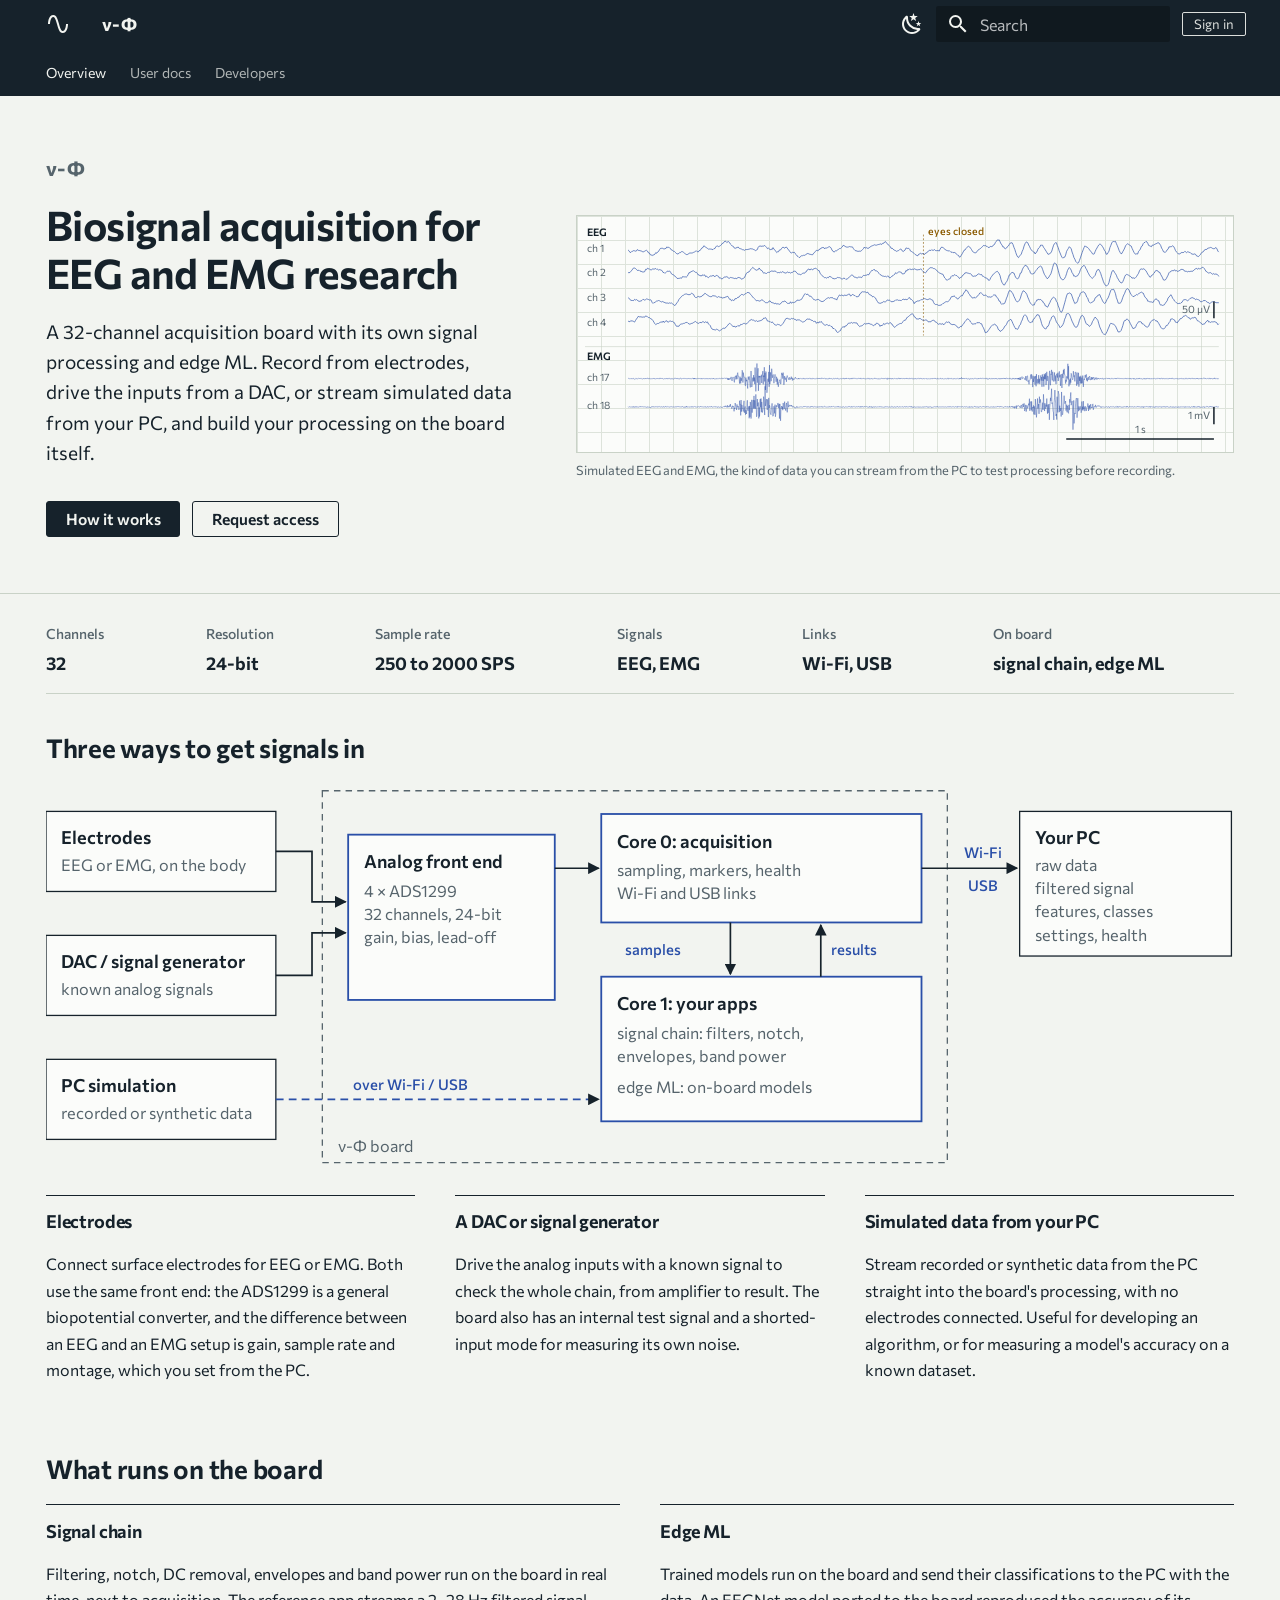
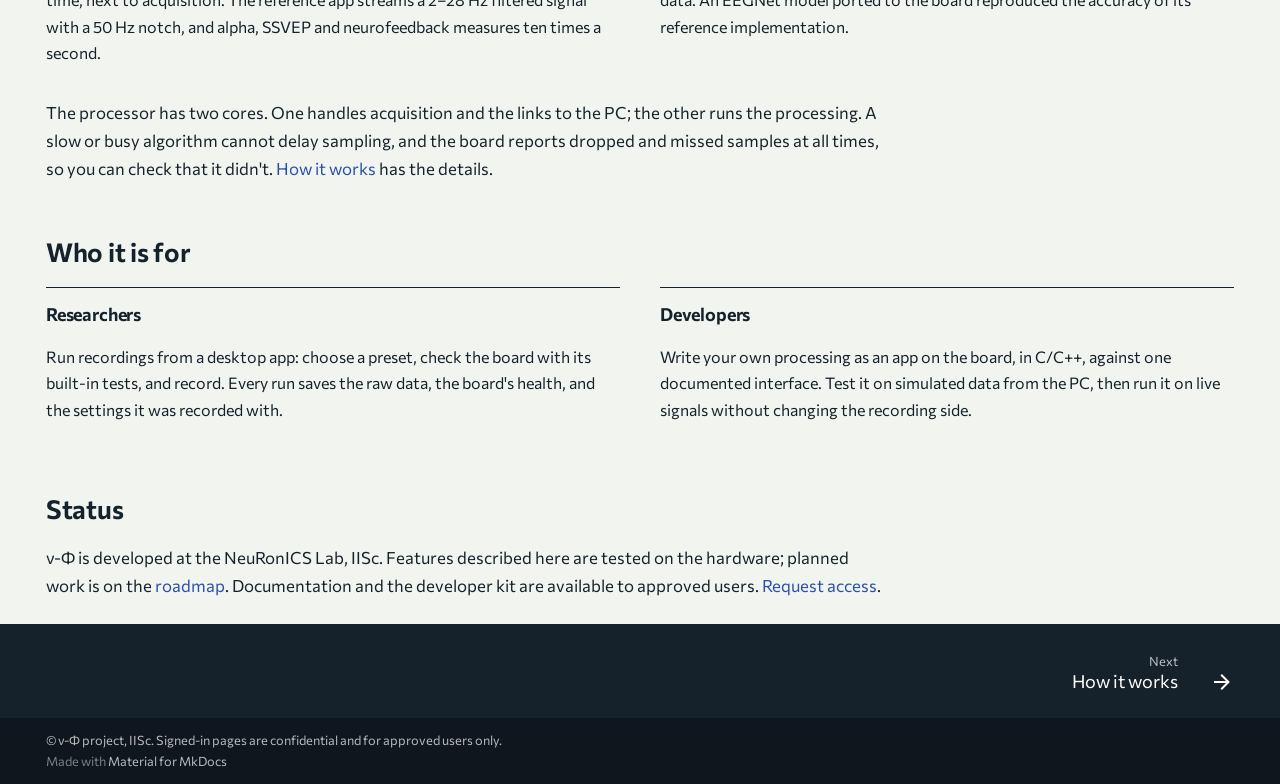
<file: index.html>
<!doctype html>
<html lang="en" class="no-js">
  <head>
    
      <meta charset="utf-8">
      <meta name="viewport" content="width=device-width,initial-scale=1">
      
        <meta name="description" content="32-channel EEG and EMG acquisition board with on-board signal processing and edge ML.">
      
      
      
        <link rel="canonical" href="https://neuronicslab.github.io/nu-phi/">
      
      
      
        <link rel="next" href="how-it-works/">
      
      
        
      
      
      <link rel="icon" href="assets/images/favicon.png">
      <meta name="generator" content="mkdocs-1.6.1, mkdocs-material-9.7.7">
    
    
      
        <title>ν-Φ - ν-Φ</title>
      
    
    
      <link rel="stylesheet" href="assets/stylesheets/main.ec1eaa64.min.css">
      
        
        <link rel="stylesheet" href="assets/stylesheets/palette.ab4e12ef.min.css">
      
      


    
    
      
    
    
      
        
        
        <link rel="preconnect" href="https://fonts.gstatic.com" crossorigin>
        <link rel="stylesheet" href="https://fonts.googleapis.com/css?family=Commissioner:300,300i,400,400i,700,700i%7CJetBrains+Mono:400,400i,700,700i&display=fallback">
        <style>:root{--md-text-font:"Commissioner";--md-code-font:"JetBrains Mono"}</style>
      
    
    
      <link rel="stylesheet" href="assets/css/nuphi.css">
    
    <script>__md_scope=new URL(".",location),__md_hash=e=>[...e].reduce(((e,_)=>(e<<5)-e+_.charCodeAt(0)),0),__md_get=(e,_=localStorage,t=__md_scope)=>JSON.parse(_.getItem(t.pathname+"."+e)),__md_set=(e,_,t=localStorage,a=__md_scope)=>{try{t.setItem(a.pathname+"."+e,JSON.stringify(_))}catch(e){}}</script>
    
      

    
    
  <meta name="robots" content="index,follow">

  </head>
  
  
    
    
      
    
    
    
    
    <body dir="ltr" data-md-color-scheme="nuphi-paper" data-md-color-primary="indigo" data-md-color-accent="indigo">
  
    
    <input class="md-toggle" data-md-toggle="drawer" type="checkbox" id="__drawer" autocomplete="off">
    <input class="md-toggle" data-md-toggle="search" type="checkbox" id="__search" autocomplete="off">
    <label class="md-overlay" for="__drawer"></label>
    <div data-md-component="skip">
      
        
        <a href="#three-ways-to-get-signals-in" class="md-skip">
          Skip to content
        </a>
      
    </div>
    <div data-md-component="announce">
      
    </div>
    
    
      

<header class="md-header" data-md-component="header">
  <nav class="md-header__inner md-grid" aria-label="Header">
    <a href="." title="ν-Φ" class="md-header__button md-logo" aria-label="ν-Φ" data-md-component="logo">
      
  
  <svg xmlns="http://www.w3.org/2000/svg" viewBox="0 0 24 24"><path d="M16.5 21c-3 0-4.19-4.24-5.45-8.72C10.14 9.04 9 5 7.5 5 4.11 5 4 11.93 4 12H2c0-.37.06-9 5.5-9 3 0 4.21 4.25 5.47 8.74C13.83 14.8 15 19 16.5 19c3.44 0 3.53-6.93 3.53-7h2c0 .37-.06 9-5.53 9"/></svg>

    </a>
    <label class="md-header__button md-icon" for="__drawer">
      
      <svg xmlns="http://www.w3.org/2000/svg" viewBox="0 0 24 24"><path d="M3 6h18v2H3zm0 5h18v2H3zm0 5h18v2H3z"/></svg>
    </label>
    <div class="md-header__title" data-md-component="header-title">
      <div class="md-header__ellipsis">
        <div class="md-header__topic">
          <span class="md-ellipsis">
            ν-Φ
          </span>
        </div>
        <div class="md-header__topic" data-md-component="header-topic">
          <span class="md-ellipsis">
            
              ν-Φ
            
          </span>
        </div>
      </div>
    </div>
    
      
        <form class="md-header__option" data-md-component="palette">
  
    
    
    
    <input class="md-option" data-md-color-media="(prefers-color-scheme: light)" data-md-color-scheme="nuphi-paper" data-md-color-primary="indigo" data-md-color-accent="indigo"  aria-label="Dark theme"  type="radio" name="__palette" id="__palette_0">
    
      <label class="md-header__button md-icon" title="Dark theme" for="__palette_1" hidden>
        <svg xmlns="http://www.w3.org/2000/svg" viewBox="0 0 24 24"><path d="m17.75 4.09-2.53 1.94.91 3.06-2.63-1.81-2.63 1.81.91-3.06-2.53-1.94L12.44 4l1.06-3 1.06 3zm3.5 6.91-1.64 1.25.59 1.98-1.7-1.17-1.7 1.17.59-1.98L15.75 11l2.06-.05L18.5 9l.69 1.95zm-2.28 4.95c.83-.08 1.72 1.1 1.19 1.85-.32.45-.66.87-1.08 1.27C15.17 23 8.84 23 4.94 19.07c-3.91-3.9-3.91-10.24 0-14.14.4-.4.82-.76 1.27-1.08.75-.53 1.93.36 1.85 1.19-.27 2.86.69 5.83 2.89 8.02a9.96 9.96 0 0 0 8.02 2.89m-1.64 2.02a12.08 12.08 0 0 1-7.8-3.47c-2.17-2.19-3.33-5-3.49-7.82-2.81 3.14-2.7 7.96.31 10.98 3.02 3.01 7.84 3.12 10.98.31"/></svg>
      </label>
    
  
    
    
    
    <input class="md-option" data-md-color-media="(prefers-color-scheme: dark)" data-md-color-scheme="nuphi-slate" data-md-color-primary="indigo" data-md-color-accent="indigo"  aria-label="Light theme"  type="radio" name="__palette" id="__palette_1">
    
      <label class="md-header__button md-icon" title="Light theme" for="__palette_0" hidden>
        <svg xmlns="http://www.w3.org/2000/svg" viewBox="0 0 24 24"><path d="M12 7a5 5 0 0 1 5 5 5 5 0 0 1-5 5 5 5 0 0 1-5-5 5 5 0 0 1 5-5m0 2a3 3 0 0 0-3 3 3 3 0 0 0 3 3 3 3 0 0 0 3-3 3 3 0 0 0-3-3m0-7 2.39 3.42C13.65 5.15 12.84 5 12 5s-1.65.15-2.39.42zM3.34 7l4.16-.35A7.2 7.2 0 0 0 5.94 8.5c-.44.74-.69 1.5-.83 2.29zm.02 10 1.76-3.77a7.131 7.131 0 0 0 2.38 4.14zM20.65 7l-1.77 3.79a7.02 7.02 0 0 0-2.38-4.15zm-.01 10-4.14.36c.59-.51 1.12-1.14 1.54-1.86.42-.73.69-1.5.83-2.29zM12 22l-2.41-3.44c.74.27 1.55.44 2.41.44.82 0 1.63-.17 2.37-.44z"/></svg>
      </label>
    
  
</form>
      
    
    
      <script>var palette=__md_get("__palette");if(palette&&palette.color){if("(prefers-color-scheme)"===palette.color.media){var media=matchMedia("(prefers-color-scheme: light)"),input=document.querySelector(media.matches?"[data-md-color-media='(prefers-color-scheme: light)']":"[data-md-color-media='(prefers-color-scheme: dark)']");palette.color.media=input.getAttribute("data-md-color-media"),palette.color.scheme=input.getAttribute("data-md-color-scheme"),palette.color.primary=input.getAttribute("data-md-color-primary"),palette.color.accent=input.getAttribute("data-md-color-accent")}for(var[key,value]of Object.entries(palette.color))document.body.setAttribute("data-md-color-"+key,value)}</script>
    
    
    
      
      
        <label class="md-header__button md-icon" for="__search">
          
          <svg xmlns="http://www.w3.org/2000/svg" viewBox="0 0 24 24"><path d="M9.5 3A6.5 6.5 0 0 1 16 9.5c0 1.61-.59 3.09-1.56 4.23l.27.27h.79l5 5-1.5 1.5-5-5v-.79l-.27-.27A6.52 6.52 0 0 1 9.5 16 6.5 6.5 0 0 1 3 9.5 6.5 6.5 0 0 1 9.5 3m0 2C7 5 5 7 5 9.5S7 14 9.5 14 14 12 14 9.5 12 5 9.5 5"/></svg>
        </label>
        <div class="md-search" data-md-component="search" role="dialog">
  <label class="md-search__overlay" for="__search"></label>
  <div class="md-search__inner" role="search">
    <form class="md-search__form" name="search">
      <input type="text" class="md-search__input" name="query" aria-label="Search" placeholder="Search" autocapitalize="off" autocorrect="off" autocomplete="off" spellcheck="false" data-md-component="search-query" required>
      <label class="md-search__icon md-icon" for="__search">
        
        <svg xmlns="http://www.w3.org/2000/svg" viewBox="0 0 24 24"><path d="M9.5 3A6.5 6.5 0 0 1 16 9.5c0 1.61-.59 3.09-1.56 4.23l.27.27h.79l5 5-1.5 1.5-5-5v-.79l-.27-.27A6.52 6.52 0 0 1 9.5 16 6.5 6.5 0 0 1 3 9.5 6.5 6.5 0 0 1 9.5 3m0 2C7 5 5 7 5 9.5S7 14 9.5 14 14 12 14 9.5 12 5 9.5 5"/></svg>
        
        <svg xmlns="http://www.w3.org/2000/svg" viewBox="0 0 24 24"><path d="M20 11v2H8l5.5 5.5-1.42 1.42L4.16 12l7.92-7.92L13.5 5.5 8 11z"/></svg>
      </label>
      <nav class="md-search__options" aria-label="Search">
        
        <button type="reset" class="md-search__icon md-icon" title="Clear" aria-label="Clear" tabindex="-1">
          
          <svg xmlns="http://www.w3.org/2000/svg" viewBox="0 0 24 24"><path d="M19 6.41 17.59 5 12 10.59 6.41 5 5 6.41 10.59 12 5 17.59 6.41 19 12 13.41 17.59 19 19 17.59 13.41 12z"/></svg>
        </button>
      </nav>
      
    </form>
    <div class="md-search__output">
      <div class="md-search__scrollwrap" tabindex="0" data-md-scrollfix>
        <div class="md-search-result" data-md-component="search-result">
          <div class="md-search-result__meta">
            Initializing search
          </div>
          <ol class="md-search-result__list" role="presentation"></ol>
        </div>
      </div>
    </div>
  </div>
</div>
      
    
    
  </nav>
  
</header>
    
    <div class="md-container" data-md-component="container">
      
      
  
        
          
            
<nav class="md-tabs" aria-label="Tabs" data-md-component="tabs">
  <div class="md-grid">
    <ul class="md-tabs__list">
      
        
  
  
  
    
  
  
    
    
      <li class="md-tabs__item md-tabs__item--active">
        <a href="." class="md-tabs__link">
          
  
  
  Overview

        </a>
      </li>
    
  

      
        
  
  
  
  
    
    
      <li class="md-tabs__item">
        <a href="docs/" class="md-tabs__link">
          
  
  
  User docs

        </a>
      </li>
    
  

      
        
  
  
  
  
    
    
      <li class="md-tabs__item">
        <a href="dev/" class="md-tabs__link">
          
  
  
  Developers

        </a>
      </li>
    
  

      
    </ul>
  </div>
</nav>
          
        
      
  <section class="nuphi-hero">
    <div class="nuphi-hero__inner md-grid">
      <div class="nuphi-hero__text">
        <p class="nuphi-hero__name">ν-Φ</p>
        <h1 class="nuphi-hero__title">Biosignal acquisition for EEG and EMG research</h1>
        <p class="nuphi-hero__lede">A 32-channel acquisition board with its own signal processing and edge ML. Record from electrodes, drive the inputs from a DAC, or stream simulated data from your PC, and build your processing on the board itself.</p>
        <p class="nuphi-hero__actions">
          <a class="md-button md-button--primary" href="how-it-works/">How it works</a>
          <a class="md-button" href="get-access/">Request access</a>
        </p>
      </div>
      <figure class="nuphi-hero__figure">
        <svg class="nuphi-traces" viewBox="-70 0 1040 362" role="img" aria-label="Four channels of simulated EEG showing an alpha rhythm after an eyes-closed marker, and two channels of simulated EMG showing two muscle contractions">
<line class="nuphi-traces__marker" x1="480.0" y1="14" x2="480.0" y2="178"/>
<text class="nuphi-traces__mlabel" x="488" y="14">eyes closed</text>
<text class="nuphi-traces__group" x="-66" y="16">EEG</text>
<text class="nuphi-traces__label" x="-66" y="42">ch 1</text>
<path class="nuphi-traces__path" d="M0.0 38.9 L1.5 40.3 L3.0 42.8 L4.5 43.0 L6.0 41.3 L7.5 41.0 L9.0 40.0 L10.5 40.3 L12.0 40.9 L13.5 40.7 L15.0 38.3 L16.5 39.6 L18.0 39.7 L19.5 40.3 L21.0 40.3 L22.5 41.2 L24.0 42.0 L25.5 41.8 L27.0 40.9 L28.5 40.0 L30.0 39.5 L31.5 40.7 L33.0 43.5 L34.5 43.7 L36.0 46.7 L37.5 46.9 L39.0 48.1 L40.5 46.9 L42.0 47.1 L43.5 45.9 L45.0 43.2 L46.5 44.3 L48.0 42.1 L49.5 41.4 L51.0 38.6 L52.5 36.5 L54.0 36.3 L55.5 36.1 L57.0 36.7 L58.5 37.7 L60.0 36.4 L61.5 36.6 L63.0 33.9 L64.5 35.0 L66.0 34.4 L67.5 35.9 L69.0 36.7 L70.5 39.1 L72.0 39.3 L73.5 41.0 L75.0 41.1 L76.5 42.6 L78.0 44.1 L79.5 45.7 L81.0 45.0 L82.5 44.8 L84.0 42.9 L85.5 43.0 L87.0 41.6 L88.5 41.7 L90.0 42.7 L91.5 44.1 L93.0 45.2 L94.5 46.3 L96.0 46.5 L97.5 45.7 L99.0 44.6 L100.5 43.7 L102.0 44.0 L103.5 43.9 L105.0 43.6 L106.5 42.8 L108.0 42.2 L109.5 41.2 L111.0 40.3 L112.5 41.8 L114.0 42.2 L115.5 40.0 L117.0 39.9 L118.5 37.5 L120.0 35.5 L121.5 35.2 L123.0 32.2 L124.5 32.8 L126.0 34.7 L127.5 35.3 L129.0 36.4 L130.5 37.6 L132.0 37.4 L133.5 37.5 L135.0 37.5 L136.5 38.1 L138.0 38.4 L139.5 36.7 L141.0 36.7 L142.5 34.0 L144.0 32.4 L145.5 32.6 L147.0 33.5 L148.5 32.9 L150.0 31.9 L151.5 30.6 L153.0 28.3 L154.5 28.1 L156.0 25.8 L157.5 24.6 L159.0 25.0 L160.5 27.0 L162.0 25.6 L163.5 25.4 L165.0 27.1 L166.5 29.7 L168.0 31.1 L169.5 32.7 L171.0 33.1 L172.5 35.7 L174.0 36.5 L175.5 35.2 L177.0 35.6 L178.5 33.9 L180.0 35.8 L181.5 36.6 L183.0 37.0 L184.5 37.6 L186.0 38.5 L187.5 38.6 L189.0 39.6 L190.5 38.5 L192.0 38.3 L193.5 38.4 L195.0 37.7 L196.5 38.1 L198.0 36.9 L199.5 36.9 L201.0 37.2 L202.5 37.4 L204.0 38.2 L205.5 38.8 L207.0 40.0 L208.5 39.2 L210.0 38.4 L211.5 34.5 L213.0 32.8 L214.5 32.7 L216.0 32.6 L217.5 33.2 L219.0 32.5 L220.5 32.7 L222.0 31.6 L223.5 33.2 L225.0 34.7 L226.5 36.9 L228.0 35.5 L229.5 37.3 L231.0 38.8 L232.5 37.5 L234.0 38.4 L235.5 35.1 L237.0 37.5 L238.5 39.1 L240.0 41.0 L241.5 43.2 L243.0 41.8 L244.5 41.8 L246.0 38.9 L247.5 39.1 L249.0 37.2 L250.5 35.1 L252.0 34.3 L253.5 35.9 L255.0 35.8 L256.5 34.2 L258.0 34.8 L259.5 37.3 L261.0 39.0 L262.5 41.1 L264.0 43.2 L265.5 43.8 L267.0 42.8 L268.5 43.2 L270.0 42.5 L271.5 44.8 L273.0 46.3 L274.5 48.6 L276.0 49.4 L277.5 50.9 L279.0 51.2 L280.5 49.2 L282.0 48.3 L283.5 48.3 L285.0 47.6 L286.5 47.7 L288.0 47.4 L289.5 45.7 L291.0 44.8 L292.5 44.8 L294.0 45.4 L295.5 46.1 L297.0 46.2 L298.5 46.6 L300.0 46.7 L301.5 44.2 L303.0 43.2 L304.5 41.2 L306.0 39.5 L307.5 40.0 L309.0 40.2 L310.5 37.8 L312.0 37.9 L313.5 35.7 L315.0 35.6 L316.5 34.8 L318.0 35.1 L319.5 37.3 L321.0 35.4 L322.5 35.9 L324.0 35.2 L325.5 34.3 L327.0 33.5 L328.5 34.3 L330.0 35.9 L331.5 39.6 L333.0 40.6 L334.5 42.6 L336.0 41.2 L337.5 40.1 L339.0 40.2 L340.5 38.8 L342.0 38.0 L343.5 36.7 L345.0 36.7 L346.5 35.4 L348.0 34.0 L349.5 31.5 L351.0 31.8 L352.5 33.2 L354.0 33.8 L355.5 34.4 L357.0 34.3 L358.5 34.0 L360.0 33.4 L361.5 33.8 L363.0 34.0 L364.5 33.9 L366.0 36.4 L367.5 38.4 L369.0 39.9 L370.5 40.4 L372.0 40.5 L373.5 41.4 L375.0 41.0 L376.5 40.9 L378.0 41.0 L379.5 39.9 L381.0 38.3 L382.5 36.7 L384.0 34.2 L385.5 36.0 L387.0 35.0 L388.5 36.0 L390.0 36.4 L391.5 35.7 L393.0 34.0 L394.5 33.4 L396.0 32.4 L397.5 31.9 L399.0 31.3 L400.5 30.5 L402.0 31.1 L403.5 31.2 L405.0 30.6 L406.5 30.1 L408.0 30.2 L409.5 28.8 L411.0 29.6 L412.5 29.8 L414.0 27.9 L415.5 28.0 L417.0 25.9 L418.5 25.4 L420.0 27.5 L421.5 29.1 L423.0 30.9 L424.5 31.9 L426.0 33.5 L427.5 36.4 L429.0 35.8 L430.5 37.7 L432.0 38.7 L433.5 39.7 L435.0 40.2 L436.5 41.3 L438.0 40.4 L439.5 40.0 L441.0 38.5 L442.5 37.6 L444.0 37.9 L445.5 40.5 L447.0 41.6 L448.5 40.2 L450.0 39.3 L451.5 35.9 L453.0 35.9 L454.5 36.6 L456.0 36.2 L457.5 37.8 L459.0 40.8 L460.5 41.4 L462.0 42.4 L463.5 43.4 L465.0 44.6 L466.5 46.3 L468.0 47.1 L469.5 48.2 L471.0 48.2 L472.5 45.6 L474.0 45.2 L475.5 44.3 L477.0 45.4 L478.5 44.8 L480.0 44.8 L481.5 46.5 L483.0 44.4 L484.5 44.3 L486.0 42.3 L487.5 41.3 L489.0 40.2 L490.5 39.1 L492.0 40.0 L493.5 38.4 L495.0 39.6 L496.5 39.4 L498.0 38.3 L499.5 39.9 L501.0 40.1 L502.5 39.9 L504.0 39.8 L505.5 40.9 L507.0 37.8 L508.5 35.1 L510.0 34.4 L511.5 35.0 L513.0 36.0 L514.5 37.2 L516.0 39.1 L517.5 39.6 L519.0 40.1 L520.5 40.5 L522.0 40.0 L523.5 41.5 L525.0 43.0 L526.5 41.9 L528.0 43.5 L529.5 43.1 L531.0 43.1 L532.5 44.1 L534.0 46.0 L535.5 47.5 L537.0 47.8 L538.5 50.7 L540.0 50.0 L541.5 47.5 L543.0 45.1 L544.5 42.2 L546.0 39.4 L547.5 39.1 L549.0 36.7 L550.5 34.8 L552.0 33.7 L553.5 32.9 L555.0 34.0 L556.5 36.0 L558.0 38.1 L559.5 40.8 L561.0 42.5 L562.5 43.2 L564.0 43.7 L565.5 43.1 L567.0 41.8 L568.5 39.3 L570.0 38.2 L571.5 37.4 L573.0 36.3 L574.5 34.7 L576.0 33.5 L577.5 31.6 L579.0 32.0 L580.5 31.6 L582.0 32.9 L583.5 33.1 L585.0 34.8 L586.5 34.8 L588.0 34.2 L589.5 32.9 L591.0 33.6 L592.5 32.8 L594.0 30.5 L595.5 29.9 L597.0 26.6 L598.5 24.8 L600.0 22.6 L601.5 23.1 L603.0 22.4 L604.5 25.6 L606.0 29.1 L607.5 30.5 L609.0 34.0 L610.5 33.9 L612.0 36.6 L613.5 36.9 L615.0 35.8 L616.5 33.4 L618.0 32.5 L619.5 29.9 L621.0 27.7 L622.5 27.4 L624.0 27.2 L625.5 30.0 L627.0 34.6 L628.5 38.2 L630.0 43.1 L631.5 47.3 L633.0 50.1 L634.5 51.4 L636.0 48.9 L637.5 47.4 L639.0 45.6 L640.5 41.0 L642.0 37.9 L643.5 32.6 L645.0 28.9 L646.5 26.4 L648.0 26.0 L649.5 27.3 L651.0 30.9 L652.5 33.6 L654.0 36.9 L655.5 39.2 L657.0 40.8 L658.5 42.0 L660.0 42.3 L661.5 45.5 L663.0 43.0 L664.5 41.9 L666.0 37.7 L667.5 35.5 L669.0 34.3 L670.5 31.0 L672.0 31.2 L673.5 31.2 L675.0 34.5 L676.5 36.4 L678.0 38.9 L679.5 41.2 L681.0 43.7 L682.5 46.1 L684.0 45.5 L685.5 44.8 L687.0 43.6 L688.5 40.8 L690.0 35.7 L691.5 31.2 L693.0 28.5 L694.5 27.2 L696.0 27.2 L697.5 31.7 L699.0 35.2 L700.5 40.4 L702.0 43.8 L703.5 47.6 L705.0 50.7 L706.5 52.3 L708.0 50.9 L709.5 50.7 L711.0 47.3 L712.5 41.5 L714.0 38.6 L715.5 36.4 L717.0 33.6 L718.5 35.4 L720.0 36.5 L721.5 42.3 L723.0 46.3 L724.5 51.2 L726.0 53.9 L727.5 57.7 L729.0 59.3 L730.5 60.4 L732.0 59.7 L733.5 56.0 L735.0 51.8 L736.5 47.2 L738.0 42.8 L739.5 38.7 L741.0 35.0 L742.5 32.2 L744.0 33.7 L745.5 34.2 L747.0 35.1 L748.5 36.8 L750.0 38.9 L751.5 40.9 L753.0 42.4 L754.5 45.1 L756.0 45.8 L757.5 45.3 L759.0 41.5 L760.5 38.2 L762.0 35.7 L763.5 33.0 L765.0 30.7 L766.5 29.4 L768.0 29.9 L769.5 31.3 L771.0 33.6 L772.5 36.0 L774.0 39.5 L775.5 41.3 L777.0 45.8 L778.5 45.9 L780.0 43.3 L781.5 40.8 L783.0 35.1 L784.5 31.5 L786.0 27.5 L787.5 25.4 L789.0 25.2 L790.5 25.4 L792.0 24.9 L793.5 28.5 L795.0 32.0 L796.5 35.7 L798.0 39.9 L799.5 42.8 L801.0 45.1 L802.5 44.6 L804.0 41.5 L805.5 38.9 L807.0 35.8 L808.5 32.0 L810.0 30.3 L811.5 28.7 L813.0 29.7 L814.5 30.7 L816.0 31.7 L817.5 32.5 L819.0 36.3 L820.5 39.4 L822.0 42.7 L823.5 45.0 L825.0 45.8 L826.5 45.2 L828.0 45.6 L829.5 41.3 L831.0 39.7 L832.5 37.5 L834.0 33.4 L835.5 32.6 L837.0 28.7 L838.5 27.0 L840.0 26.7 L841.5 25.1 L843.0 25.7 L844.5 28.1 L846.0 31.7 L847.5 32.2 L849.0 33.0 L850.5 33.6 L852.0 30.9 L853.5 31.2 L855.0 30.3 L856.5 29.4 L858.0 28.9 L859.5 28.1 L861.0 27.2 L862.5 27.4 L864.0 29.4 L865.5 31.7 L867.0 36.0 L868.5 38.3 L870.0 41.8 L871.5 42.4 L873.0 42.9 L874.5 41.2 L876.0 38.7 L877.5 37.7 L879.0 33.7 L880.5 34.2 L882.0 33.4 L883.5 33.4 L885.0 32.1 L886.5 33.3 L888.0 36.0 L889.5 39.8 L891.0 42.0 L892.5 43.4 L894.0 45.2 L895.5 45.6 L897.0 44.9 L898.5 43.8 L900.0 42.8 L901.5 43.2 L903.0 43.0 L904.5 41.4 L906.0 41.9 L907.5 43.3 L909.0 42.0 L910.5 42.2 L912.0 42.9 L913.5 43.1 L915.0 44.9 L916.5 45.6 L918.0 45.9 L919.5 45.9 L921.0 45.3 L922.5 46.4 L924.0 48.9 L925.5 49.2 L927.0 49.7 L928.5 47.9 L930.0 46.6 L931.5 44.0 L933.0 42.5 L934.5 42.1 L936.0 39.5 L937.5 38.8 L939.0 37.8 L940.5 38.1 L942.0 36.1 L943.5 35.8 L945.0 35.4 L946.5 34.8 L948.0 35.2 L949.5 36.3 L951.0 36.8 L952.5 37.0 L954.0 35.7 L955.5 35.1 L957.0 37.3 L958.5 40.9 L960.0 42.4"/>
<text class="nuphi-traces__label" x="-66" y="82">ch 2</text>
<path class="nuphi-traces__path" d="M0.0 75.7 L1.5 75.9 L3.0 75.5 L4.5 73.6 L6.0 72.2 L7.5 70.0 L9.0 68.1 L10.5 68.4 L12.0 69.1 L13.5 70.5 L15.0 72.2 L16.5 72.0 L18.0 72.1 L19.5 73.7 L21.0 72.9 L22.5 74.7 L24.0 74.6 L25.5 74.7 L27.0 74.2 L28.5 70.4 L30.0 70.9 L31.5 68.6 L33.0 69.5 L34.5 69.5 L36.0 71.1 L37.5 71.4 L39.0 70.5 L40.5 69.2 L42.0 70.5 L43.5 69.6 L45.0 69.1 L46.5 70.6 L48.0 70.2 L49.5 71.6 L51.0 70.9 L52.5 71.3 L54.0 71.5 L55.5 73.2 L57.0 75.6 L58.5 75.5 L60.0 77.0 L61.5 75.4 L63.0 73.8 L64.5 73.4 L66.0 73.7 L67.5 73.1 L69.0 75.0 L70.5 77.7 L72.0 78.7 L73.5 78.9 L75.0 81.0 L76.5 81.7 L78.0 83.1 L79.5 85.1 L81.0 85.3 L82.5 85.1 L84.0 84.9 L85.5 84.4 L87.0 84.9 L88.5 82.2 L90.0 82.5 L91.5 82.7 L93.0 82.6 L94.5 83.2 L96.0 81.8 L97.5 79.1 L99.0 75.8 L100.5 76.2 L102.0 74.0 L103.5 73.9 L105.0 73.1 L106.5 72.7 L108.0 74.2 L109.5 75.3 L111.0 75.3 L112.5 77.0 L114.0 79.5 L115.5 79.4 L117.0 81.2 L118.5 80.4 L120.0 81.2 L121.5 79.0 L123.0 80.5 L124.5 79.4 L126.0 82.4 L127.5 81.4 L129.0 83.2 L130.5 84.0 L132.0 82.5 L133.5 81.3 L135.0 81.6 L136.5 81.0 L138.0 80.5 L139.5 80.8 L141.0 82.6 L142.5 80.7 L144.0 80.3 L145.5 81.0 L147.0 81.9 L148.5 84.7 L150.0 84.0 L151.5 85.9 L153.0 86.0 L154.5 84.4 L156.0 83.2 L157.5 82.8 L159.0 83.0 L160.5 82.2 L162.0 83.1 L163.5 85.1 L165.0 84.7 L166.5 83.6 L168.0 83.9 L169.5 84.2 L171.0 84.6 L172.5 85.5 L174.0 84.7 L175.5 85.8 L177.0 85.0 L178.5 83.9 L180.0 83.6 L181.5 84.1 L183.0 84.6 L184.5 86.7 L186.0 85.6 L187.5 85.0 L189.0 84.0 L190.5 80.9 L192.0 77.1 L193.5 75.9 L195.0 75.0 L196.5 74.8 L198.0 72.2 L199.5 70.8 L201.0 69.1 L202.5 67.2 L204.0 68.5 L205.5 69.5 L207.0 71.3 L208.5 71.9 L210.0 71.2 L211.5 70.9 L213.0 68.2 L214.5 70.7 L216.0 71.9 L217.5 72.4 L219.0 74.8 L220.5 77.0 L222.0 75.9 L223.5 76.9 L225.0 77.2 L226.5 75.7 L228.0 75.3 L229.5 75.5 L231.0 74.2 L232.5 73.2 L234.0 73.3 L235.5 73.4 L237.0 73.7 L238.5 73.1 L240.0 73.6 L241.5 75.2 L243.0 75.9 L244.5 75.6 L246.0 76.2 L247.5 74.6 L249.0 75.8 L250.5 74.2 L252.0 74.8 L253.5 75.7 L255.0 76.2 L256.5 76.6 L258.0 75.5 L259.5 74.6 L261.0 75.8 L262.5 75.5 L264.0 76.5 L265.5 75.6 L267.0 75.7 L268.5 73.8 L270.0 73.5 L271.5 73.2 L273.0 74.8 L274.5 76.8 L276.0 78.0 L277.5 78.4 L279.0 78.5 L280.5 79.4 L282.0 77.9 L283.5 77.0 L285.0 76.5 L286.5 77.0 L288.0 74.9 L289.5 74.5 L291.0 71.6 L292.5 70.5 L294.0 69.8 L295.5 71.7 L297.0 69.9 L298.5 70.2 L300.0 71.5 L301.5 69.4 L303.0 69.1 L304.5 68.7 L306.0 69.2 L307.5 70.7 L309.0 72.4 L310.5 72.5 L312.0 76.7 L313.5 78.6 L315.0 80.6 L316.5 81.7 L318.0 82.8 L319.5 84.1 L321.0 83.8 L322.5 84.7 L324.0 83.6 L325.5 84.1 L327.0 82.0 L328.5 82.4 L330.0 82.6 L331.5 84.2 L333.0 85.9 L334.5 85.1 L336.0 86.1 L337.5 85.2 L339.0 84.8 L340.5 83.5 L342.0 83.9 L343.5 83.9 L345.0 84.5 L346.5 85.7 L348.0 86.3 L349.5 85.1 L351.0 84.9 L352.5 85.4 L354.0 87.0 L355.5 85.9 L357.0 85.5 L358.5 84.2 L360.0 82.3 L361.5 81.2 L363.0 79.9 L364.5 79.5 L366.0 81.3 L367.5 83.1 L369.0 83.2 L370.5 83.5 L372.0 84.8 L373.5 83.8 L375.0 82.8 L376.5 83.3 L378.0 83.2 L379.5 83.9 L381.0 81.8 L382.5 80.2 L384.0 80.5 L385.5 80.1 L387.0 80.2 L388.5 78.9 L390.0 79.2 L391.5 79.0 L393.0 76.0 L394.5 74.1 L396.0 72.1 L397.5 72.3 L399.0 70.8 L400.5 70.8 L402.0 73.1 L403.5 72.9 L405.0 73.7 L406.5 75.1 L408.0 77.5 L409.5 79.0 L411.0 79.5 L412.5 80.9 L414.0 81.5 L415.5 81.6 L417.0 82.1 L418.5 81.8 L420.0 82.7 L421.5 81.5 L423.0 81.4 L424.5 84.0 L426.0 84.2 L427.5 82.7 L429.0 81.4 L430.5 80.9 L432.0 79.0 L433.5 78.3 L435.0 75.7 L436.5 77.3 L438.0 75.9 L439.5 74.8 L441.0 74.5 L442.5 74.9 L444.0 75.3 L445.5 77.9 L447.0 77.7 L448.5 77.6 L450.0 76.1 L451.5 72.3 L453.0 73.3 L454.5 70.4 L456.0 71.1 L457.5 69.6 L459.0 70.1 L460.5 71.6 L462.0 69.8 L463.5 70.7 L465.0 69.5 L466.5 70.1 L468.0 70.9 L469.5 71.2 L471.0 71.3 L472.5 70.8 L474.0 70.9 L475.5 69.4 L477.0 71.5 L478.5 72.8 L480.0 74.3 L481.5 75.4 L483.0 76.1 L484.5 75.1 L486.0 72.2 L487.5 70.9 L489.0 69.5 L490.5 68.2 L492.0 67.5 L493.5 67.9 L495.0 68.1 L496.5 69.2 L498.0 69.3 L499.5 70.4 L501.0 71.3 L502.5 73.4 L504.0 74.9 L505.5 76.0 L507.0 76.8 L508.5 77.3 L510.0 78.2 L511.5 78.3 L513.0 81.4 L514.5 84.3 L516.0 85.7 L517.5 87.9 L519.0 88.1 L520.5 86.5 L522.0 86.1 L523.5 85.6 L525.0 82.0 L526.5 80.5 L528.0 81.5 L529.5 80.3 L531.0 78.9 L532.5 80.5 L534.0 80.5 L535.5 82.1 L537.0 83.0 L538.5 85.4 L540.0 83.8 L541.5 83.5 L543.0 81.3 L544.5 79.4 L546.0 78.6 L547.5 76.0 L549.0 76.4 L550.5 75.7 L552.0 76.7 L553.5 76.9 L555.0 77.4 L556.5 77.6 L558.0 78.8 L559.5 81.4 L561.0 81.9 L562.5 81.3 L564.0 81.5 L565.5 81.2 L567.0 79.4 L568.5 78.6 L570.0 77.5 L571.5 78.5 L573.0 79.1 L574.5 78.8 L576.0 81.7 L577.5 81.9 L579.0 83.1 L580.5 84.1 L582.0 84.0 L583.5 86.0 L585.0 86.3 L586.5 88.8 L588.0 87.1 L589.5 83.7 L591.0 81.7 L592.5 79.7 L594.0 77.7 L595.5 76.7 L597.0 75.3 L598.5 74.3 L600.0 73.6 L601.5 75.2 L603.0 77.5 L604.5 80.7 L606.0 87.1 L607.5 91.4 L609.0 93.9 L610.5 96.0 L612.0 95.6 L613.5 92.4 L615.0 90.7 L616.5 88.1 L618.0 83.7 L619.5 79.5 L621.0 78.9 L622.5 76.5 L624.0 75.0 L625.5 76.1 L627.0 76.4 L628.5 80.4 L630.0 83.9 L631.5 85.1 L633.0 86.1 L634.5 84.4 L636.0 81.2 L637.5 76.4 L639.0 76.1 L640.5 71.3 L642.0 68.0 L643.5 66.2 L645.0 63.9 L646.5 64.2 L648.0 65.1 L649.5 67.3 L651.0 70.8 L652.5 72.3 L654.0 76.8 L655.5 77.6 L657.0 78.0 L658.5 77.4 L660.0 77.0 L661.5 74.2 L663.0 72.2 L664.5 70.5 L666.0 68.1 L667.5 66.9 L669.0 65.9 L670.5 65.1 L672.0 66.3 L673.5 70.3 L675.0 74.7 L676.5 78.6 L678.0 80.8 L679.5 83.3 L681.0 85.6 L682.5 84.7 L684.0 82.8 L685.5 80.0 L687.0 77.8 L688.5 73.0 L690.0 67.1 L691.5 62.2 L693.0 59.9 L694.5 61.1 L696.0 62.0 L697.5 66.7 L699.0 71.9 L700.5 77.9 L702.0 82.5 L703.5 85.6 L705.0 86.4 L706.5 87.6 L708.0 86.9 L709.5 85.0 L711.0 82.1 L712.5 77.6 L714.0 72.5 L715.5 69.6 L717.0 67.4 L718.5 69.1 L720.0 71.6 L721.5 75.9 L723.0 77.8 L724.5 81.7 L726.0 80.9 L727.5 82.5 L729.0 81.4 L730.5 80.9 L732.0 78.3 L733.5 75.8 L735.0 71.1 L736.5 68.2 L738.0 66.2 L739.5 65.0 L741.0 63.8 L742.5 65.7 L744.0 69.0 L745.5 71.3 L747.0 75.1 L748.5 77.7 L750.0 80.6 L751.5 82.5 L753.0 83.9 L754.5 85.3 L756.0 83.4 L757.5 81.7 L759.0 80.2 L760.5 75.6 L762.0 72.0 L763.5 71.1 L765.0 70.7 L766.5 73.8 L768.0 77.0 L769.5 81.9 L771.0 86.0 L772.5 90.7 L774.0 93.8 L775.5 96.0 L777.0 97.5 L778.5 96.9 L780.0 95.3 L781.5 91.7 L783.0 85.4 L784.5 80.3 L786.0 74.8 L787.5 72.3 L789.0 72.6 L790.5 75.4 L792.0 77.5 L793.5 80.1 L795.0 84.0 L796.5 86.3 L798.0 89.1 L799.5 91.1 L801.0 92.4 L802.5 92.5 L804.0 90.3 L805.5 86.7 L807.0 82.4 L808.5 79.7 L810.0 78.7 L811.5 79.1 L813.0 79.8 L814.5 80.9 L816.0 81.7 L817.5 82.8 L819.0 85.0 L820.5 83.9 L822.0 84.7 L823.5 85.1 L825.0 83.6 L826.5 81.7 L828.0 79.1 L829.5 76.9 L831.0 72.8 L832.5 70.4 L834.0 69.7 L835.5 70.5 L837.0 69.4 L838.5 69.9 L840.0 71.2 L841.5 72.6 L843.0 75.3 L844.5 78.2 L846.0 80.2 L847.5 82.8 L849.0 83.2 L850.5 80.4 L852.0 80.0 L853.5 77.8 L855.0 76.5 L856.5 73.5 L858.0 72.1 L859.5 72.8 L861.0 72.9 L862.5 75.3 L864.0 75.3 L865.5 78.8 L867.0 81.3 L868.5 84.2 L870.0 87.7 L871.5 88.0 L873.0 87.7 L874.5 85.7 L876.0 82.7 L877.5 79.9 L879.0 76.0 L880.5 74.4 L882.0 74.4 L883.5 72.3 L885.0 72.6 L886.5 72.7 L888.0 71.0 L889.5 73.2 L891.0 72.4 L892.5 73.7 L894.0 73.4 L895.5 73.0 L897.0 71.5 L898.5 70.9 L900.0 70.3 L901.5 70.8 L903.0 71.3 L904.5 73.6 L906.0 73.6 L907.5 73.7 L909.0 74.5 L910.5 73.8 L912.0 74.1 L913.5 73.8 L915.0 73.5 L916.5 73.6 L918.0 73.3 L919.5 71.7 L921.0 70.3 L922.5 69.4 L924.0 68.8 L925.5 70.5 L927.0 68.6 L928.5 69.6 L930.0 69.4 L931.5 68.4 L933.0 67.3 L934.5 67.2 L936.0 69.1 L937.5 70.5 L939.0 73.7 L940.5 74.3 L942.0 75.7 L943.5 76.5 L945.0 76.0 L946.5 75.8 L948.0 76.9 L949.5 78.5 L951.0 77.3 L952.5 78.4 L954.0 78.0 L955.5 78.3 L957.0 78.3 L958.5 79.8 L960.0 82.0"/>
<text class="nuphi-traces__label" x="-66" y="122">ch 3</text>
<path class="nuphi-traces__path" d="M0.0 116.4 L1.5 117.7 L3.0 118.8 L4.5 121.1 L6.0 120.9 L7.5 121.1 L9.0 121.2 L10.5 119.2 L12.0 120.3 L13.5 119.5 L15.0 120.3 L16.5 122.0 L18.0 122.6 L19.5 122.0 L21.0 122.0 L22.5 121.0 L24.0 119.3 L25.5 119.5 L27.0 120.5 L28.5 119.7 L30.0 118.5 L31.5 118.9 L33.0 119.4 L34.5 120.3 L36.0 119.8 L37.5 120.6 L39.0 124.1 L40.5 125.8 L42.0 124.3 L43.5 124.3 L45.0 123.0 L46.5 121.9 L48.0 121.8 L49.5 121.1 L51.0 121.5 L52.5 122.5 L54.0 123.5 L55.5 122.6 L57.0 123.5 L58.5 123.5 L60.0 125.1 L61.5 124.9 L63.0 125.4 L64.5 125.2 L66.0 125.7 L67.5 124.9 L69.0 125.5 L70.5 125.1 L72.0 126.3 L73.5 127.3 L75.0 128.9 L76.5 129.0 L78.0 126.8 L79.5 124.7 L81.0 122.7 L82.5 119.6 L84.0 117.5 L85.5 116.3 L87.0 114.3 L88.5 113.1 L90.0 112.5 L91.5 111.2 L93.0 110.7 L94.5 110.4 L96.0 110.8 L97.5 111.8 L99.0 111.1 L100.5 111.7 L102.0 110.5 L103.5 109.1 L105.0 110.3 L106.5 111.2 L108.0 114.7 L109.5 116.0 L111.0 116.3 L112.5 115.2 L114.0 114.4 L115.5 115.3 L117.0 115.1 L118.5 114.7 L120.0 114.1 L121.5 112.3 L123.0 111.8 L124.5 109.5 L126.0 109.9 L127.5 111.3 L129.0 111.9 L130.5 113.7 L132.0 114.3 L133.5 114.7 L135.0 115.2 L136.5 113.7 L138.0 113.2 L139.5 113.5 L141.0 113.7 L142.5 114.1 L144.0 115.4 L145.5 115.9 L147.0 114.7 L148.5 115.4 L150.0 115.9 L151.5 115.6 L153.0 117.3 L154.5 116.4 L156.0 116.9 L157.5 115.5 L159.0 115.6 L160.5 114.7 L162.0 114.3 L163.5 116.6 L165.0 119.2 L166.5 119.0 L168.0 121.5 L169.5 120.2 L171.0 121.0 L172.5 120.7 L174.0 117.8 L175.5 118.6 L177.0 117.1 L178.5 115.7 L180.0 115.9 L181.5 113.4 L183.0 112.6 L184.5 111.1 L186.0 111.4 L187.5 112.3 L189.0 111.3 L190.5 110.1 L192.0 109.7 L193.5 108.0 L195.0 108.2 L196.5 108.3 L198.0 109.5 L199.5 111.8 L201.0 113.3 L202.5 115.5 L204.0 117.0 L205.5 118.2 L207.0 119.6 L208.5 121.6 L210.0 121.1 L211.5 121.2 L213.0 122.1 L214.5 121.8 L216.0 120.9 L217.5 119.7 L219.0 120.6 L220.5 122.4 L222.0 123.2 L223.5 124.6 L225.0 124.6 L226.5 124.6 L228.0 123.9 L229.5 121.7 L231.0 121.9 L232.5 124.1 L234.0 124.5 L235.5 125.0 L237.0 125.4 L238.5 126.4 L240.0 125.2 L241.5 127.2 L243.0 126.3 L244.5 126.7 L246.0 127.3 L247.5 126.7 L249.0 124.7 L250.5 123.0 L252.0 123.2 L253.5 122.4 L255.0 121.8 L256.5 123.4 L258.0 124.8 L259.5 125.9 L261.0 125.8 L262.5 125.7 L264.0 123.1 L265.5 125.7 L267.0 123.9 L268.5 124.6 L270.0 124.3 L271.5 123.4 L273.0 122.7 L274.5 120.4 L276.0 120.6 L277.5 120.8 L279.0 120.6 L280.5 119.7 L282.0 119.1 L283.5 116.3 L285.0 114.0 L286.5 111.1 L288.0 109.9 L289.5 111.4 L291.0 110.9 L292.5 111.1 L294.0 113.5 L295.5 114.3 L297.0 113.9 L298.5 115.8 L300.0 117.5 L301.5 119.5 L303.0 119.7 L304.5 120.6 L306.0 120.0 L307.5 119.5 L309.0 119.2 L310.5 120.3 L312.0 121.4 L313.5 122.2 L315.0 122.9 L316.5 122.6 L318.0 122.1 L319.5 120.4 L321.0 119.2 L322.5 118.1 L324.0 117.2 L325.5 116.4 L327.0 117.4 L328.5 116.5 L330.0 116.4 L331.5 116.6 L333.0 116.7 L334.5 118.3 L336.0 118.3 L337.5 118.7 L339.0 120.4 L340.5 116.5 L342.0 114.5 L343.5 112.0 L345.0 113.1 L346.5 112.3 L348.0 112.5 L349.5 113.8 L351.0 112.4 L352.5 112.5 L354.0 112.8 L355.5 112.6 L357.0 112.0 L358.5 110.4 L360.0 110.8 L361.5 113.8 L363.0 113.1 L364.5 111.2 L366.0 111.8 L367.5 112.8 L369.0 113.2 L370.5 114.7 L372.0 115.1 L373.5 114.7 L375.0 114.1 L376.5 110.5 L378.0 109.7 L379.5 107.3 L381.0 106.8 L382.5 107.1 L384.0 107.0 L385.5 107.1 L387.0 108.3 L388.5 107.7 L390.0 108.0 L391.5 110.7 L393.0 112.3 L394.5 112.1 L396.0 113.3 L397.5 115.4 L399.0 114.6 L400.5 115.9 L402.0 116.9 L403.5 120.0 L405.0 122.4 L406.5 124.8 L408.0 125.3 L409.5 125.6 L411.0 125.4 L412.5 124.4 L414.0 124.0 L415.5 122.6 L417.0 123.3 L418.5 123.1 L420.0 122.0 L421.5 120.0 L423.0 120.8 L424.5 120.4 L426.0 121.3 L427.5 123.1 L429.0 122.9 L430.5 122.9 L432.0 122.3 L433.5 121.5 L435.0 120.0 L436.5 120.4 L438.0 120.0 L439.5 120.9 L441.0 120.8 L442.5 121.0 L444.0 121.2 L445.5 119.7 L447.0 118.9 L448.5 119.4 L450.0 119.8 L451.5 118.8 L453.0 120.2 L454.5 118.4 L456.0 117.1 L457.5 116.3 L459.0 119.1 L460.5 119.3 L462.0 120.8 L463.5 122.7 L465.0 126.2 L466.5 123.7 L468.0 123.4 L469.5 121.9 L471.0 121.9 L472.5 121.8 L474.0 121.4 L475.5 119.9 L477.0 119.7 L478.5 119.6 L480.0 118.5 L481.5 118.0 L483.0 118.4 L484.5 119.1 L486.0 119.7 L487.5 119.5 L489.0 118.7 L490.5 118.2 L492.0 119.0 L493.5 120.0 L495.0 120.5 L496.5 124.3 L498.0 126.7 L499.5 127.6 L501.0 127.5 L502.5 127.8 L504.0 128.9 L505.5 129.1 L507.0 128.7 L508.5 128.6 L510.0 127.6 L511.5 125.9 L513.0 125.6 L514.5 124.3 L516.0 123.3 L517.5 122.9 L519.0 123.1 L520.5 122.3 L522.0 121.0 L523.5 118.6 L525.0 115.5 L526.5 114.2 L528.0 115.3 L529.5 113.2 L531.0 114.6 L532.5 116.3 L534.0 116.8 L535.5 118.9 L537.0 117.9 L538.5 115.7 L540.0 114.4 L541.5 113.3 L543.0 113.6 L544.5 110.8 L546.0 107.8 L547.5 106.8 L549.0 103.5 L550.5 105.3 L552.0 106.2 L553.5 109.7 L555.0 111.5 L556.5 114.1 L558.0 114.9 L559.5 117.2 L561.0 116.8 L562.5 115.7 L564.0 117.4 L565.5 115.8 L567.0 114.5 L568.5 113.4 L570.0 111.4 L571.5 108.9 L573.0 108.5 L574.5 109.3 L576.0 110.6 L577.5 112.8 L579.0 112.9 L580.5 112.2 L582.0 112.8 L583.5 114.6 L585.0 115.5 L586.5 115.2 L588.0 115.3 L589.5 115.8 L591.0 115.0 L592.5 113.5 L594.0 112.1 L595.5 112.1 L597.0 112.0 L598.5 115.3 L600.0 116.2 L601.5 118.6 L603.0 122.1 L604.5 122.3 L606.0 126.0 L607.5 127.5 L609.0 125.8 L610.5 126.6 L612.0 125.6 L613.5 121.7 L615.0 117.2 L616.5 113.8 L618.0 108.5 L619.5 105.1 L621.0 105.2 L622.5 105.9 L624.0 108.3 L625.5 110.3 L627.0 114.3 L628.5 117.4 L630.0 120.8 L631.5 122.8 L633.0 123.1 L634.5 122.3 L636.0 120.5 L637.5 117.2 L639.0 111.9 L640.5 108.1 L642.0 105.2 L643.5 105.9 L645.0 107.0 L646.5 108.8 L648.0 111.2 L649.5 115.6 L651.0 119.0 L652.5 122.9 L654.0 125.6 L655.5 127.2 L657.0 128.6 L658.5 128.2 L660.0 128.5 L661.5 124.3 L663.0 122.8 L664.5 119.7 L666.0 120.5 L667.5 118.8 L669.0 119.9 L670.5 119.3 L672.0 121.2 L673.5 121.9 L675.0 125.0 L676.5 125.8 L678.0 129.8 L679.5 129.9 L681.0 131.9 L682.5 131.0 L684.0 127.1 L685.5 124.4 L687.0 120.7 L688.5 118.8 L690.0 116.5 L691.5 115.7 L693.0 116.9 L694.5 117.9 L696.0 122.5 L697.5 124.3 L699.0 129.8 L700.5 133.3 L702.0 138.3 L703.5 140.3 L705.0 139.4 L706.5 135.6 L708.0 130.2 L709.5 124.9 L711.0 119.4 L712.5 113.7 L714.0 110.0 L715.5 109.7 L717.0 108.7 L718.5 109.5 L720.0 110.3 L721.5 114.2 L723.0 118.6 L724.5 122.6 L726.0 126.1 L727.5 125.0 L729.0 124.5 L730.5 121.5 L732.0 115.7 L733.5 114.2 L735.0 109.3 L736.5 108.0 L738.0 107.6 L739.5 106.6 L741.0 107.8 L742.5 108.7 L744.0 111.9 L745.5 115.9 L747.0 117.2 L748.5 122.7 L750.0 123.9 L751.5 125.4 L753.0 124.3 L754.5 124.0 L756.0 122.0 L757.5 121.5 L759.0 116.9 L760.5 115.5 L762.0 115.0 L763.5 112.4 L765.0 112.1 L766.5 111.4 L768.0 115.4 L769.5 118.1 L771.0 121.7 L772.5 124.1 L774.0 125.7 L775.5 125.3 L777.0 122.5 L778.5 119.0 L780.0 117.0 L781.5 113.2 L783.0 108.8 L784.5 104.3 L786.0 103.2 L787.5 103.3 L789.0 102.8 L790.5 106.0 L792.0 110.0 L793.5 116.6 L795.0 120.3 L796.5 125.4 L798.0 125.6 L799.5 125.5 L801.0 124.2 L802.5 120.4 L804.0 115.8 L805.5 112.1 L807.0 109.3 L808.5 105.0 L810.0 102.7 L811.5 101.8 L813.0 102.9 L814.5 105.1 L816.0 108.8 L817.5 111.3 L819.0 113.3 L820.5 114.8 L822.0 114.4 L823.5 113.4 L825.0 112.6 L826.5 111.2 L828.0 111.9 L829.5 110.5 L831.0 108.9 L832.5 108.3 L834.0 107.4 L835.5 108.4 L837.0 108.9 L838.5 112.3 L840.0 115.7 L841.5 117.0 L843.0 118.4 L844.5 122.3 L846.0 122.2 L847.5 123.1 L849.0 123.3 L850.5 123.4 L852.0 124.1 L853.5 123.9 L855.0 120.8 L856.5 119.0 L858.0 118.5 L859.5 119.2 L861.0 121.4 L862.5 121.6 L864.0 126.5 L865.5 128.7 L867.0 128.2 L868.5 129.1 L870.0 128.6 L871.5 128.0 L873.0 125.6 L874.5 123.4 L876.0 121.6 L877.5 117.1 L879.0 115.4 L880.5 113.8 L882.0 111.6 L883.5 114.0 L885.0 117.6 L886.5 119.1 L888.0 122.0 L889.5 123.1 L891.0 124.6 L892.5 125.8 L894.0 126.2 L895.5 125.4 L897.0 126.3 L898.5 124.7 L900.0 124.1 L901.5 121.7 L903.0 119.6 L904.5 119.8 L906.0 119.6 L907.5 120.4 L909.0 121.5 L910.5 120.6 L912.0 119.2 L913.5 117.6 L915.0 117.2 L916.5 115.9 L918.0 117.2 L919.5 117.5 L921.0 118.4 L922.5 119.8 L924.0 118.7 L925.5 119.5 L927.0 119.9 L928.5 120.7 L930.0 122.9 L931.5 123.1 L933.0 122.8 L934.5 121.2 L936.0 121.6 L937.5 120.6 L939.0 122.2 L940.5 123.2 L942.0 124.3 L943.5 124.4 L945.0 126.5 L946.5 125.1 L948.0 123.8 L949.5 123.2 L951.0 123.0 L952.5 122.8 L954.0 123.7 L955.5 125.1 L957.0 124.1 L958.5 125.0 L960.0 124.5"/>
<text class="nuphi-traces__label" x="-66" y="162">ch 4</text>
<path class="nuphi-traces__path" d="M0.0 154.8 L1.5 155.0 L3.0 155.7 L4.5 153.6 L6.0 154.5 L7.5 154.4 L9.0 155.1 L10.5 156.2 L12.0 153.7 L13.5 151.3 L15.0 149.3 L16.5 146.8 L18.0 147.7 L19.5 147.4 L21.0 147.8 L22.5 147.9 L24.0 148.2 L25.5 147.8 L27.0 148.2 L28.5 146.1 L30.0 146.8 L31.5 147.3 L33.0 148.8 L34.5 148.8 L36.0 150.1 L37.5 151.1 L39.0 151.8 L40.5 153.8 L42.0 156.3 L43.5 158.8 L45.0 160.3 L46.5 159.1 L48.0 158.4 L49.5 158.4 L51.0 157.6 L52.5 156.1 L54.0 155.9 L55.5 156.7 L57.0 154.4 L58.5 156.8 L60.0 155.4 L61.5 154.4 L63.0 154.0 L64.5 156.3 L66.0 155.8 L67.5 154.7 L69.0 154.5 L70.5 155.2 L72.0 154.9 L73.5 156.2 L75.0 156.8 L76.5 159.8 L78.0 162.4 L79.5 163.3 L81.0 162.6 L82.5 163.1 L84.0 160.6 L85.5 159.6 L87.0 159.2 L88.5 159.0 L90.0 158.3 L91.5 158.2 L93.0 157.1 L94.5 156.8 L96.0 156.6 L97.5 158.3 L99.0 158.9 L100.5 159.8 L102.0 158.7 L103.5 158.2 L105.0 157.9 L106.5 156.8 L108.0 155.9 L109.5 155.1 L111.0 156.5 L112.5 157.4 L114.0 158.3 L115.5 157.9 L117.0 156.3 L118.5 157.3 L120.0 156.7 L121.5 155.3 L123.0 156.0 L124.5 157.2 L126.0 155.4 L127.5 156.8 L129.0 155.9 L130.5 159.1 L132.0 160.2 L133.5 161.7 L135.0 165.4 L136.5 167.5 L138.0 168.1 L139.5 168.4 L141.0 168.7 L142.5 168.9 L144.0 167.6 L145.5 168.4 L147.0 169.5 L148.5 170.5 L150.0 169.5 L151.5 168.6 L153.0 167.3 L154.5 165.9 L156.0 166.8 L157.5 165.7 L159.0 164.9 L160.5 162.8 L162.0 161.4 L163.5 159.2 L165.0 158.0 L166.5 159.5 L168.0 160.7 L169.5 161.9 L171.0 164.0 L172.5 162.4 L174.0 164.4 L175.5 163.4 L177.0 163.4 L178.5 161.6 L180.0 162.7 L181.5 162.3 L183.0 159.8 L184.5 160.1 L186.0 159.5 L187.5 158.4 L189.0 158.2 L190.5 159.2 L192.0 158.9 L193.5 158.4 L195.0 156.6 L196.5 154.8 L198.0 153.1 L199.5 152.7 L201.0 151.9 L202.5 153.1 L204.0 153.0 L205.5 154.1 L207.0 154.8 L208.5 153.6 L210.0 155.2 L211.5 154.7 L213.0 154.5 L214.5 153.8 L216.0 153.8 L217.5 152.6 L219.0 151.8 L220.5 149.5 L222.0 149.9 L223.5 148.9 L225.0 151.4 L226.5 154.5 L228.0 154.2 L229.5 155.8 L231.0 155.4 L232.5 157.0 L234.0 155.9 L235.5 156.9 L237.0 159.1 L238.5 160.5 L240.0 161.0 L241.5 161.0 L243.0 159.7 L244.5 160.2 L246.0 160.6 L247.5 161.9 L249.0 161.6 L250.5 159.8 L252.0 158.1 L253.5 155.6 L255.0 152.9 L256.5 150.4 L258.0 150.2 L259.5 150.1 L261.0 151.0 L262.5 151.3 L264.0 151.5 L265.5 150.2 L267.0 150.8 L268.5 150.1 L270.0 151.6 L271.5 151.4 L273.0 153.4 L274.5 152.8 L276.0 152.4 L277.5 152.7 L279.0 152.8 L280.5 154.2 L282.0 154.9 L283.5 156.1 L285.0 155.8 L286.5 155.2 L288.0 154.2 L289.5 152.3 L291.0 151.0 L292.5 151.6 L294.0 151.2 L295.5 151.3 L297.0 153.1 L298.5 153.2 L300.0 153.7 L301.5 155.3 L303.0 154.9 L304.5 155.1 L306.0 158.2 L307.5 156.4 L309.0 157.8 L310.5 155.5 L312.0 157.0 L313.5 155.0 L315.0 156.4 L316.5 158.7 L318.0 159.8 L319.5 161.0 L321.0 161.2 L322.5 160.2 L324.0 160.4 L325.5 162.1 L327.0 161.3 L328.5 161.9 L330.0 163.4 L331.5 163.5 L333.0 166.8 L334.5 166.4 L336.0 167.9 L337.5 169.0 L339.0 171.9 L340.5 173.0 L342.0 172.2 L343.5 170.9 L345.0 170.2 L346.5 166.6 L348.0 165.0 L349.5 163.3 L351.0 164.9 L352.5 162.4 L354.0 162.7 L355.5 161.4 L357.0 159.3 L358.5 157.6 L360.0 157.9 L361.5 157.7 L363.0 156.7 L364.5 158.0 L366.0 157.2 L367.5 157.1 L369.0 157.5 L370.5 157.4 L372.0 157.7 L373.5 160.7 L375.0 162.2 L376.5 163.5 L378.0 162.5 L379.5 162.2 L381.0 161.6 L382.5 159.9 L384.0 158.5 L385.5 159.4 L387.0 158.6 L388.5 159.4 L390.0 157.8 L391.5 158.8 L393.0 158.7 L394.5 159.9 L396.0 159.9 L397.5 161.2 L399.0 162.2 L400.5 160.4 L402.0 160.5 L403.5 157.9 L405.0 158.1 L406.5 159.2 L408.0 159.9 L409.5 163.2 L411.0 161.0 L412.5 162.3 L414.0 160.6 L415.5 158.3 L417.0 160.2 L418.5 158.8 L420.0 158.1 L421.5 157.8 L423.0 158.9 L424.5 158.2 L426.0 156.7 L427.5 158.8 L429.0 159.4 L430.5 162.4 L432.0 163.5 L433.5 164.8 L435.0 163.1 L436.5 161.4 L438.0 160.7 L439.5 159.8 L441.0 158.9 L442.5 158.4 L444.0 158.6 L445.5 157.3 L447.0 155.0 L448.5 153.2 L450.0 153.3 L451.5 152.2 L453.0 148.8 L454.5 148.2 L456.0 146.7 L457.5 145.5 L459.0 144.6 L460.5 142.8 L462.0 142.8 L463.5 143.9 L465.0 147.4 L466.5 148.0 L468.0 150.5 L469.5 151.3 L471.0 151.0 L472.5 151.3 L474.0 149.6 L475.5 151.2 L477.0 152.0 L478.5 152.9 L480.0 152.9 L481.5 153.3 L483.0 152.7 L484.5 152.8 L486.0 153.4 L487.5 155.7 L489.0 155.7 L490.5 155.5 L492.0 155.8 L493.5 153.8 L495.0 153.4 L496.5 153.2 L498.0 153.9 L499.5 156.2 L501.0 156.4 L502.5 158.1 L504.0 159.8 L505.5 159.1 L507.0 158.7 L508.5 159.6 L510.0 159.4 L511.5 158.7 L513.0 160.6 L514.5 159.0 L516.0 156.9 L517.5 155.9 L519.0 156.7 L520.5 156.0 L522.0 156.2 L523.5 158.7 L525.0 159.7 L526.5 159.9 L528.0 160.6 L529.5 159.7 L531.0 160.6 L532.5 161.5 L534.0 162.6 L535.5 164.9 L537.0 165.5 L538.5 165.1 L540.0 163.2 L541.5 163.8 L543.0 161.2 L544.5 160.0 L546.0 157.7 L547.5 155.3 L549.0 153.7 L550.5 151.5 L552.0 150.9 L553.5 151.8 L555.0 153.3 L556.5 156.1 L558.0 157.4 L559.5 159.6 L561.0 159.4 L562.5 158.9 L564.0 159.2 L565.5 158.4 L567.0 156.7 L568.5 157.5 L570.0 156.9 L571.5 157.2 L573.0 158.8 L574.5 158.9 L576.0 163.1 L577.5 165.4 L579.0 169.2 L580.5 173.4 L582.0 172.9 L583.5 172.5 L585.0 170.3 L586.5 168.2 L588.0 166.0 L589.5 163.7 L591.0 162.1 L592.5 160.5 L594.0 160.6 L595.5 159.5 L597.0 160.2 L598.5 162.4 L600.0 163.3 L601.5 168.0 L603.0 168.9 L604.5 171.1 L606.0 170.9 L607.5 169.2 L609.0 168.2 L610.5 166.1 L612.0 162.9 L613.5 162.0 L615.0 159.8 L616.5 156.2 L618.0 154.0 L619.5 153.5 L621.0 151.8 L622.5 152.2 L624.0 155.2 L625.5 158.7 L627.0 162.0 L628.5 164.9 L630.0 167.4 L631.5 167.0 L633.0 168.0 L634.5 165.4 L636.0 161.5 L637.5 160.3 L639.0 155.6 L640.5 152.8 L642.0 148.0 L643.5 145.6 L645.0 144.1 L646.5 145.8 L648.0 147.1 L649.5 152.3 L651.0 154.8 L652.5 156.6 L654.0 156.9 L655.5 156.1 L657.0 156.2 L658.5 151.6 L660.0 150.8 L661.5 148.4 L663.0 146.5 L664.5 144.0 L666.0 144.5 L667.5 144.7 L669.0 148.6 L670.5 152.7 L672.0 158.6 L673.5 162.5 L675.0 164.2 L676.5 166.4 L678.0 167.1 L679.5 166.9 L681.0 163.4 L682.5 163.0 L684.0 159.7 L685.5 154.3 L687.0 152.0 L688.5 147.8 L690.0 146.8 L691.5 145.9 L693.0 148.0 L694.5 151.7 L696.0 155.8 L697.5 158.1 L699.0 159.9 L700.5 162.4 L702.0 165.3 L703.5 163.7 L705.0 162.8 L706.5 160.4 L708.0 157.0 L709.5 151.4 L711.0 148.2 L712.5 143.0 L714.0 142.4 L715.5 142.3 L717.0 143.4 L718.5 146.6 L720.0 150.7 L721.5 154.7 L723.0 157.7 L724.5 160.9 L726.0 163.6 L727.5 164.5 L729.0 164.4 L730.5 162.1 L732.0 158.4 L733.5 153.1 L735.0 149.4 L736.5 146.2 L738.0 144.9 L739.5 146.5 L741.0 148.8 L742.5 153.7 L744.0 157.8 L745.5 159.9 L747.0 160.0 L748.5 162.1 L750.0 163.2 L751.5 161.1 L753.0 160.0 L754.5 155.5 L756.0 153.3 L757.5 150.3 L759.0 148.0 L760.5 149.7 L762.0 151.4 L763.5 153.6 L765.0 158.9 L766.5 164.1 L768.0 167.4 L769.5 170.6 L771.0 174.0 L772.5 175.4 L774.0 176.0 L775.5 176.5 L777.0 174.1 L778.5 171.2 L780.0 167.3 L781.5 164.1 L783.0 160.0 L784.5 158.0 L786.0 158.6 L787.5 159.2 L789.0 159.3 L790.5 161.1 L792.0 162.6 L793.5 165.7 L795.0 169.0 L796.5 172.3 L798.0 172.1 L799.5 171.8 L801.0 170.1 L802.5 166.2 L804.0 161.8 L805.5 156.0 L807.0 153.5 L808.5 153.6 L810.0 151.3 L811.5 151.6 L813.0 152.7 L814.5 154.9 L816.0 158.2 L817.5 161.0 L819.0 163.9 L820.5 166.8 L822.0 166.1 L823.5 165.8 L825.0 163.6 L826.5 159.7 L828.0 158.0 L829.5 155.5 L831.0 155.5 L832.5 155.5 L834.0 156.1 L835.5 159.2 L837.0 158.8 L838.5 160.5 L840.0 162.5 L841.5 163.3 L843.0 164.2 L844.5 164.1 L846.0 162.8 L847.5 158.9 L849.0 155.9 L850.5 154.9 L852.0 153.0 L853.5 152.8 L855.0 151.8 L856.5 153.4 L858.0 154.7 L859.5 154.0 L861.0 156.2 L862.5 158.6 L864.0 161.3 L865.5 164.3 L867.0 166.3 L868.5 166.9 L870.0 167.1 L871.5 166.6 L873.0 164.7 L874.5 161.7 L876.0 161.5 L877.5 160.1 L879.0 157.1 L880.5 155.6 L882.0 151.1 L883.5 151.1 L885.0 151.0 L886.5 152.1 L888.0 152.7 L889.5 156.3 L891.0 156.6 L892.5 157.5 L894.0 154.5 L895.5 153.7 L897.0 150.7 L898.5 150.5 L900.0 149.7 L901.5 148.3 L903.0 146.1 L904.5 146.3 L906.0 145.2 L907.5 146.3 L909.0 147.5 L910.5 149.1 L912.0 149.1 L913.5 151.6 L915.0 150.4 L916.5 149.2 L918.0 149.3 L919.5 149.5 L921.0 148.0 L922.5 149.1 L924.0 152.0 L925.5 154.3 L927.0 154.2 L928.5 155.8 L930.0 157.3 L931.5 158.0 L933.0 160.1 L934.5 159.5 L936.0 159.4 L937.5 158.5 L939.0 155.8 L940.5 154.7 L942.0 153.1 L943.5 156.2 L945.0 155.7 L946.5 156.7 L948.0 155.7 L949.5 155.8 L951.0 155.8 L952.5 155.3 L954.0 155.9 L955.5 156.4 L957.0 157.6 L958.5 160.4 L960.0 158.8"/>
<line class="nuphi-traces__rule" x1="-70" y1="196" x2="960" y2="196"/>
<text class="nuphi-traces__group" x="-66" y="218">EMG</text>
<text class="nuphi-traces__label" x="-66" y="252">ch 17</text>
<path class="nuphi-traces__path nuphi-traces__path--emg" d="M0.0 247.7 L0.6 247.5 L1.2 247.7 L1.8 248.4 L2.4 248.2 L3.0 248.0 L3.6 248.0 L4.2 248.5 L4.8 247.8 L5.4 247.9 L6.0 248.2 L6.6 248.1 L7.2 248.5 L7.8 247.7 L8.4 247.5 L9.0 248.2 L9.6 248.2 L10.2 248.4 L10.8 249.3 L11.4 248.9 L12.0 248.4 L12.6 247.7 L13.2 248.2 L13.8 247.8 L14.4 248.1 L15.0 248.1 L15.6 248.4 L16.2 247.8 L16.8 247.3 L17.4 248.0 L18.0 247.9 L18.6 247.8 L19.2 248.0 L19.8 248.0 L20.4 247.7 L21.0 247.8 L21.6 248.1 L22.2 247.8 L22.8 248.4 L23.4 248.7 L24.0 248.5 L24.6 247.7 L25.2 247.9 L25.8 247.4 L26.4 248.2 L27.0 248.7 L27.6 247.5 L28.2 247.8 L28.8 248.1 L29.4 247.4 L30.0 247.9 L30.6 247.9 L31.2 247.4 L31.8 247.3 L32.4 248.5 L33.0 247.9 L33.6 248.7 L34.2 248.7 L34.8 247.8 L35.4 247.4 L36.0 247.9 L36.6 248.3 L37.2 248.2 L37.8 248.1 L38.4 248.2 L39.0 248.0 L39.6 248.0 L40.2 248.2 L40.8 248.0 L41.4 247.7 L42.0 248.4 L42.6 247.5 L43.2 248.4 L43.8 248.2 L44.4 248.4 L45.0 248.5 L45.6 248.5 L46.2 247.8 L46.8 248.0 L47.4 248.0 L48.0 247.8 L48.6 248.1 L49.2 247.5 L49.8 248.3 L50.4 248.0 L51.0 248.4 L51.6 247.1 L52.2 247.3 L52.8 247.7 L53.4 247.5 L54.0 248.4 L54.6 247.7 L55.2 247.8 L55.8 247.9 L56.4 247.8 L57.0 248.1 L57.6 248.9 L58.2 248.7 L58.8 248.5 L59.4 247.8 L60.0 247.5 L60.6 247.9 L61.2 248.4 L61.8 248.5 L62.4 247.7 L63.0 248.2 L63.6 247.4 L64.2 248.5 L64.8 248.2 L65.4 248.2 L66.0 247.7 L66.6 248.0 L67.2 247.3 L67.8 247.8 L68.4 247.8 L69.0 249.0 L69.6 248.1 L70.2 247.9 L70.8 248.4 L71.4 247.9 L72.0 248.4 L72.6 247.9 L73.2 248.1 L73.8 249.1 L74.4 248.0 L75.0 247.5 L75.6 247.8 L76.2 248.0 L76.8 247.6 L77.4 247.4 L78.0 248.3 L78.6 248.1 L79.2 247.5 L79.8 248.4 L80.4 247.9 L81.0 247.6 L81.6 248.1 L82.2 248.8 L82.8 247.8 L83.4 248.7 L84.0 248.3 L84.6 247.8 L85.2 247.3 L85.8 247.7 L86.4 248.8 L87.0 248.5 L87.6 248.0 L88.2 247.3 L88.8 247.9 L89.4 247.9 L90.0 247.7 L90.6 247.9 L91.2 247.7 L91.8 247.9 L92.4 247.7 L93.0 247.9 L93.6 247.8 L94.2 247.9 L94.8 248.4 L95.4 247.7 L96.0 248.4 L96.6 248.1 L97.2 248.2 L97.8 248.0 L98.4 247.6 L99.0 248.4 L99.6 247.8 L100.2 248.5 L100.8 248.5 L101.4 247.9 L102.0 248.1 L102.6 248.0 L103.2 248.3 L103.8 247.8 L104.4 247.6 L105.0 247.1 L105.6 248.1 L106.2 248.4 L106.8 247.1 L107.4 248.8 L108.0 247.2 L108.6 248.6 L109.2 247.7 L109.8 248.2 L110.4 248.0 L111.0 248.2 L111.6 248.3 L112.2 247.8 L112.8 247.2 L113.4 248.0 L114.0 248.1 L114.6 247.8 L115.2 248.4 L115.8 248.0 L116.4 247.6 L117.0 248.2 L117.6 248.1 L118.2 248.1 L118.8 248.7 L119.4 247.4 L120.0 248.3 L120.6 248.3 L121.2 248.0 L121.8 248.1 L122.4 247.8 L123.0 247.8 L123.6 247.9 L124.2 248.2 L124.8 248.1 L125.4 248.5 L126.0 247.8 L126.6 247.5 L127.2 247.7 L127.8 248.8 L128.4 248.1 L129.0 248.1 L129.6 248.0 L130.2 247.9 L130.8 248.2 L131.4 248.6 L132.0 248.1 L132.6 248.3 L133.2 247.6 L133.8 248.7 L134.4 248.5 L135.0 248.2 L135.6 248.3 L136.2 247.5 L136.8 248.0 L137.4 248.5 L138.0 247.8 L138.6 248.5 L139.2 247.3 L139.8 248.1 L140.4 248.8 L141.0 248.7 L141.6 248.4 L142.2 248.4 L142.8 247.9 L143.4 248.1 L144.0 248.1 L144.6 247.7 L145.2 248.6 L145.8 248.3 L146.4 248.6 L147.0 248.0 L147.6 247.6 L148.2 247.8 L148.8 247.5 L149.4 247.4 L150.0 247.9 L150.6 248.1 L151.2 247.7 L151.8 247.5 L152.4 247.9 L153.0 248.4 L153.6 247.5 L154.2 247.9 L154.8 248.5 L155.4 247.7 L156.0 247.4 L156.6 246.8 L157.2 247.6 L157.8 247.5 L158.4 248.0 L159.0 247.3 L159.6 247.0 L160.2 247.7 L160.8 246.9 L161.4 247.6 L162.0 249.9 L162.6 247.2 L163.2 250.2 L163.8 248.0 L164.4 247.3 L165.0 249.4 L165.6 249.5 L166.2 247.3 L166.8 247.9 L167.4 245.2 L168.0 250.2 L168.6 251.1 L169.2 251.8 L169.8 246.4 L170.4 246.3 L171.0 245.3 L171.6 246.0 L172.2 252.3 L172.8 254.1 L173.4 245.2 L174.0 244.8 L174.6 243.4 L175.2 249.3 L175.8 246.7 L176.4 242.9 L177.0 249.0 L177.6 240.3 L178.2 238.3 L178.8 243.9 L179.4 243.9 L180.0 246.4 L180.6 249.3 L181.2 256.1 L181.8 244.8 L182.4 246.3 L183.0 255.8 L183.6 246.9 L184.2 251.5 L184.8 246.1 L185.4 234.4 L186.0 236.6 L186.6 254.4 L187.2 238.2 L187.8 242.5 L188.4 245.9 L189.0 245.8 L189.6 248.0 L190.2 259.2 L190.8 259.7 L191.4 246.3 L192.0 252.4 L192.6 250.1 L193.2 250.0 L193.8 258.9 L194.4 264.1 L195.0 245.0 L195.6 246.2 L196.2 249.7 L196.8 244.4 L197.4 251.4 L198.0 256.6 L198.6 262.3 L199.2 247.4 L199.8 235.6 L200.4 244.3 L201.0 261.7 L201.6 257.6 L202.2 249.2 L202.8 246.4 L203.4 252.7 L204.0 242.3 L204.6 251.5 L205.2 246.2 L205.8 257.1 L206.4 230.0 L207.0 248.8 L207.6 268.8 L208.2 250.7 L208.8 243.1 L209.4 223.4 L210.0 254.6 L210.6 240.0 L211.2 231.2 L211.8 267.9 L212.4 243.5 L213.0 246.1 L213.6 243.7 L214.2 258.2 L214.8 250.9 L215.4 244.3 L216.0 245.7 L216.6 241.7 L217.2 255.2 L217.8 245.7 L218.4 240.8 L219.0 235.8 L219.6 257.5 L220.2 243.0 L220.8 245.4 L221.4 229.5 L222.0 252.6 L222.6 238.6 L223.2 266.5 L223.8 236.4 L224.4 238.2 L225.0 256.3 L225.6 271.0 L226.2 265.5 L226.8 250.3 L227.4 248.1 L228.0 253.1 L228.6 237.1 L229.2 261.3 L229.8 226.1 L230.4 257.0 L231.0 245.0 L231.6 237.8 L232.2 252.3 L232.8 251.4 L233.4 231.9 L234.0 242.2 L234.6 246.7 L235.2 242.2 L235.8 241.3 L236.4 246.4 L237.0 255.5 L237.6 247.9 L238.2 245.1 L238.8 241.1 L239.4 246.5 L240.0 247.9 L240.6 253.1 L241.2 245.0 L241.8 247.3 L242.4 257.6 L243.0 248.1 L243.6 256.9 L244.2 261.3 L244.8 254.6 L245.4 255.2 L246.0 250.4 L246.6 250.7 L247.2 249.6 L247.8 256.8 L248.4 256.6 L249.0 245.4 L249.6 238.6 L250.2 241.4 L250.8 240.2 L251.4 248.1 L252.0 238.2 L252.6 247.5 L253.2 258.1 L253.8 251.7 L254.4 243.9 L255.0 249.6 L255.6 249.6 L256.2 246.6 L256.8 246.5 L257.4 253.1 L258.0 244.9 L258.6 243.0 L259.2 245.8 L259.8 246.5 L260.4 246.9 L261.0 249.6 L261.6 250.2 L262.2 246.0 L262.8 247.7 L263.4 249.7 L264.0 247.7 L264.6 247.7 L265.2 244.8 L265.8 248.4 L266.4 246.7 L267.0 251.1 L267.6 247.3 L268.2 247.7 L268.8 249.5 L269.4 250.0 L270.0 248.4 L270.6 248.8 L271.2 247.1 L271.8 245.6 L272.4 247.4 L273.0 247.4 L273.6 247.8 L274.2 248.3 L274.8 248.2 L275.4 248.8 L276.0 248.0 L276.6 247.2 L277.2 248.8 L277.8 247.6 L278.4 248.5 L279.0 248.2 L279.6 248.1 L280.2 247.5 L280.8 247.9 L281.4 247.9 L282.0 248.2 L282.6 248.0 L283.2 248.3 L283.8 248.0 L284.4 248.6 L285.0 247.5 L285.6 247.2 L286.2 248.5 L286.8 248.3 L287.4 248.1 L288.0 248.1 L288.6 248.4 L289.2 248.3 L289.8 247.6 L290.4 247.5 L291.0 248.1 L291.6 248.5 L292.2 247.6 L292.8 248.0 L293.4 247.7 L294.0 247.4 L294.6 247.6 L295.2 247.5 L295.8 247.7 L296.4 247.6 L297.0 248.8 L297.6 248.3 L298.2 248.1 L298.8 248.1 L299.4 247.6 L300.0 248.7 L300.6 248.6 L301.2 247.8 L301.8 248.0 L302.4 248.3 L303.0 248.1 L303.6 248.3 L304.2 248.2 L304.8 248.2 L305.4 247.7 L306.0 248.2 L306.6 247.5 L307.2 247.8 L307.8 248.0 L308.4 247.3 L309.0 247.7 L309.6 248.4 L310.2 247.3 L310.8 248.3 L311.4 247.6 L312.0 247.4 L312.6 248.0 L313.2 248.2 L313.8 248.3 L314.4 246.9 L315.0 247.3 L315.6 248.0 L316.2 247.5 L316.8 247.8 L317.4 247.8 L318.0 248.1 L318.6 247.3 L319.2 247.2 L319.8 247.8 L320.4 248.1 L321.0 248.0 L321.6 248.9 L322.2 248.1 L322.8 248.1 L323.4 248.3 L324.0 248.4 L324.6 248.3 L325.2 248.2 L325.8 248.4 L326.4 248.2 L327.0 246.9 L327.6 248.0 L328.2 248.1 L328.8 247.9 L329.4 248.4 L330.0 247.7 L330.6 248.0 L331.2 247.9 L331.8 248.4 L332.4 248.7 L333.0 248.3 L333.6 248.2 L334.2 247.4 L334.8 247.9 L335.4 248.1 L336.0 248.3 L336.6 248.0 L337.2 247.4 L337.8 247.2 L338.4 248.1 L339.0 248.6 L339.6 247.7 L340.2 247.2 L340.8 248.1 L341.4 248.2 L342.0 248.5 L342.6 248.1 L343.2 248.1 L343.8 248.7 L344.4 248.1 L345.0 248.0 L345.6 248.0 L346.2 248.5 L346.8 248.2 L347.4 248.1 L348.0 247.8 L348.6 248.1 L349.2 247.5 L349.8 248.1 L350.4 247.3 L351.0 247.5 L351.6 248.9 L352.2 247.7 L352.8 247.7 L353.4 247.8 L354.0 247.3 L354.6 248.4 L355.2 247.5 L355.8 247.9 L356.4 248.5 L357.0 247.8 L357.6 247.8 L358.2 247.7 L358.8 247.2 L359.4 248.3 L360.0 248.9 L360.6 247.6 L361.2 247.9 L361.8 248.1 L362.4 248.0 L363.0 247.7 L363.6 248.8 L364.2 247.3 L364.8 247.3 L365.4 248.1 L366.0 247.4 L366.6 247.5 L367.2 247.7 L367.8 247.6 L368.4 247.6 L369.0 247.7 L369.6 247.7 L370.2 248.1 L370.8 247.9 L371.4 248.2 L372.0 248.1 L372.6 247.9 L373.2 248.2 L373.8 247.7 L374.4 247.6 L375.0 247.8 L375.6 247.7 L376.2 248.4 L376.8 247.7 L377.4 248.7 L378.0 247.5 L378.6 248.0 L379.2 248.4 L379.8 247.7 L380.4 248.0 L381.0 247.2 L381.6 247.8 L382.2 247.5 L382.8 248.0 L383.4 247.4 L384.0 248.1 L384.6 248.2 L385.2 248.0 L385.8 248.4 L386.4 248.6 L387.0 248.3 L387.6 248.2 L388.2 247.9 L388.8 248.2 L389.4 247.4 L390.0 247.6 L390.6 248.1 L391.2 247.3 L391.8 247.4 L392.4 248.8 L393.0 248.4 L393.6 248.2 L394.2 248.3 L394.8 248.5 L395.4 248.1 L396.0 247.6 L396.6 248.7 L397.2 248.5 L397.8 248.4 L398.4 248.2 L399.0 248.3 L399.6 247.7 L400.2 247.2 L400.8 248.1 L401.4 248.5 L402.0 247.7 L402.6 247.7 L403.2 248.1 L403.8 247.9 L404.4 248.3 L405.0 248.4 L405.6 248.3 L406.2 248.3 L406.8 248.6 L407.4 247.9 L408.0 249.0 L408.6 248.4 L409.2 248.0 L409.8 248.3 L410.4 248.1 L411.0 247.6 L411.6 247.5 L412.2 247.4 L412.8 248.1 L413.4 247.4 L414.0 248.1 L414.6 247.9 L415.2 248.0 L415.8 248.4 L416.4 248.3 L417.0 247.5 L417.6 248.1 L418.2 247.5 L418.8 247.7 L419.4 248.2 L420.0 247.8 L420.6 248.1 L421.2 249.4 L421.8 247.3 L422.4 246.8 L423.0 247.6 L423.6 248.3 L424.2 247.8 L424.8 248.8 L425.4 247.6 L426.0 248.5 L426.6 247.9 L427.2 248.5 L427.8 248.3 L428.4 248.8 L429.0 247.4 L429.6 248.3 L430.2 247.8 L430.8 248.4 L431.4 248.3 L432.0 248.3 L432.6 247.8 L433.2 247.9 L433.8 248.4 L434.4 248.0 L435.0 248.6 L435.6 248.0 L436.2 248.1 L436.8 248.4 L437.4 248.5 L438.0 248.5 L438.6 247.3 L439.2 247.0 L439.8 247.9 L440.4 247.9 L441.0 247.7 L441.6 248.8 L442.2 247.7 L442.8 247.9 L443.4 248.2 L444.0 247.4 L444.6 247.7 L445.2 247.5 L445.8 248.0 L446.4 248.2 L447.0 247.6 L447.6 247.8 L448.2 247.9 L448.8 248.2 L449.4 248.0 L450.0 248.6 L450.6 247.9 L451.2 248.6 L451.8 247.6 L452.4 247.5 L453.0 248.3 L453.6 247.5 L454.2 247.9 L454.8 247.5 L455.4 247.9 L456.0 248.0 L456.6 247.6 L457.2 247.4 L457.8 248.5 L458.4 248.2 L459.0 247.9 L459.6 248.0 L460.2 247.7 L460.8 247.8 L461.4 248.2 L462.0 248.7 L462.6 247.6 L463.2 247.9 L463.8 248.2 L464.4 248.5 L465.0 248.1 L465.6 248.4 L466.2 248.6 L466.8 247.5 L467.4 248.2 L468.0 248.0 L468.6 248.3 L469.2 248.4 L469.8 248.2 L470.4 247.9 L471.0 247.6 L471.6 248.0 L472.2 247.5 L472.8 248.0 L473.4 248.1 L474.0 248.0 L474.6 247.1 L475.2 247.6 L475.8 247.3 L476.4 248.1 L477.0 248.0 L477.6 247.9 L478.2 248.0 L478.8 248.8 L479.4 248.4 L480.0 247.9 L480.6 247.8 L481.2 248.4 L481.8 248.4 L482.4 248.3 L483.0 247.7 L483.6 247.1 L484.2 247.7 L484.8 248.2 L485.4 248.0 L486.0 248.2 L486.6 248.4 L487.2 248.3 L487.8 248.0 L488.4 248.3 L489.0 248.2 L489.6 248.4 L490.2 248.5 L490.8 247.9 L491.4 248.2 L492.0 248.4 L492.6 248.2 L493.2 247.8 L493.8 248.5 L494.4 248.0 L495.0 248.1 L495.6 247.8 L496.2 247.1 L496.8 247.9 L497.4 247.1 L498.0 247.7 L498.6 247.4 L499.2 247.6 L499.8 247.8 L500.4 247.7 L501.0 248.8 L501.6 248.2 L502.2 247.8 L502.8 247.5 L503.4 248.6 L504.0 248.9 L504.6 248.1 L505.2 247.8 L505.8 248.1 L506.4 248.8 L507.0 248.1 L507.6 247.6 L508.2 247.8 L508.8 248.6 L509.4 248.3 L510.0 248.5 L510.6 248.3 L511.2 247.8 L511.8 247.9 L512.4 248.7 L513.0 248.7 L513.6 248.5 L514.2 248.2 L514.8 248.5 L515.4 248.0 L516.0 248.1 L516.6 248.0 L517.2 248.3 L517.8 248.2 L518.4 247.8 L519.0 247.4 L519.6 248.4 L520.2 249.0 L520.8 247.5 L521.4 247.5 L522.0 247.6 L522.6 248.1 L523.2 248.2 L523.8 248.0 L524.4 248.0 L525.0 248.4 L525.6 247.7 L526.2 247.6 L526.8 247.9 L527.4 248.9 L528.0 248.3 L528.6 248.4 L529.2 248.2 L529.8 248.6 L530.4 247.8 L531.0 248.3 L531.6 248.6 L532.2 248.1 L532.8 247.8 L533.4 248.1 L534.0 248.0 L534.6 247.5 L535.2 248.0 L535.8 247.4 L536.4 247.8 L537.0 248.4 L537.6 247.9 L538.2 248.4 L538.8 247.2 L539.4 248.6 L540.0 247.6 L540.6 248.2 L541.2 247.1 L541.8 246.1 L542.4 248.7 L543.0 248.4 L543.6 247.7 L544.2 248.6 L544.8 247.7 L545.4 247.5 L546.0 248.3 L546.6 247.9 L547.2 248.1 L547.8 247.9 L548.4 247.0 L549.0 247.6 L549.6 247.5 L550.2 248.1 L550.8 248.5 L551.4 248.5 L552.0 248.3 L552.6 247.9 L553.2 248.5 L553.8 247.7 L554.4 248.1 L555.0 249.3 L555.6 248.5 L556.2 247.9 L556.8 248.3 L557.4 248.0 L558.0 248.3 L558.6 248.6 L559.2 247.7 L559.8 248.1 L560.4 248.5 L561.0 248.4 L561.6 248.4 L562.2 247.9 L562.8 247.9 L563.4 247.4 L564.0 247.7 L564.6 247.6 L565.2 247.8 L565.8 248.2 L566.4 248.0 L567.0 247.9 L567.6 248.4 L568.2 248.0 L568.8 248.4 L569.4 247.5 L570.0 248.7 L570.6 248.0 L571.2 247.4 L571.8 248.0 L572.4 247.5 L573.0 247.7 L573.6 248.4 L574.2 247.6 L574.8 248.0 L575.4 247.6 L576.0 247.6 L576.6 248.0 L577.2 247.6 L577.8 248.1 L578.4 248.0 L579.0 247.8 L579.6 247.9 L580.2 247.6 L580.8 248.0 L581.4 247.3 L582.0 247.1 L582.6 248.2 L583.2 248.0 L583.8 247.7 L584.4 249.2 L585.0 248.4 L585.6 248.5 L586.2 248.9 L586.8 248.1 L587.4 247.7 L588.0 247.4 L588.6 248.8 L589.2 248.6 L589.8 248.0 L590.4 248.2 L591.0 247.9 L591.6 248.4 L592.2 248.3 L592.8 247.3 L593.4 248.0 L594.0 248.0 L594.6 248.1 L595.2 248.2 L595.8 248.0 L596.4 248.1 L597.0 247.4 L597.6 248.4 L598.2 247.5 L598.8 248.4 L599.4 248.0 L600.0 248.4 L600.6 248.5 L601.2 248.1 L601.8 248.0 L602.4 247.8 L603.0 248.1 L603.6 248.9 L604.2 247.3 L604.8 248.2 L605.4 248.2 L606.0 247.9 L606.6 248.2 L607.2 247.3 L607.8 248.4 L608.4 248.1 L609.0 247.3 L609.6 248.0 L610.2 247.6 L610.8 247.9 L611.4 247.8 L612.0 248.6 L612.6 247.1 L613.2 248.3 L613.8 247.8 L614.4 247.3 L615.0 247.1 L615.6 248.2 L616.2 248.0 L616.8 248.0 L617.4 248.3 L618.0 247.9 L618.6 248.3 L619.2 247.9 L619.8 248.1 L620.4 246.9 L621.0 247.5 L621.6 248.5 L622.2 248.0 L622.8 248.5 L623.4 249.1 L624.0 247.4 L624.6 247.6 L625.2 248.5 L625.8 248.0 L626.4 248.2 L627.0 247.0 L627.6 248.4 L628.2 248.7 L628.8 248.3 L629.4 248.6 L630.0 247.1 L630.6 248.5 L631.2 248.2 L631.8 247.9 L632.4 248.1 L633.0 247.1 L633.6 249.2 L634.2 247.0 L634.8 249.0 L635.4 246.9 L636.0 249.8 L636.6 248.8 L637.2 245.8 L637.8 250.3 L638.4 248.8 L639.0 247.1 L639.6 246.4 L640.2 244.7 L640.8 248.1 L641.4 248.2 L642.0 247.5 L642.6 246.4 L643.2 246.8 L643.8 247.2 L644.4 248.0 L645.0 250.2 L645.6 248.7 L646.2 244.0 L646.8 251.1 L647.4 251.3 L648.0 244.4 L648.6 243.6 L649.2 243.5 L649.8 252.8 L650.4 251.0 L651.0 254.7 L651.6 257.3 L652.2 252.1 L652.8 250.2 L653.4 249.1 L654.0 242.7 L654.6 241.2 L655.2 248.3 L655.8 241.1 L656.4 243.8 L657.0 247.7 L657.6 261.8 L658.2 243.4 L658.8 253.4 L659.4 248.7 L660.0 247.9 L660.6 244.4 L661.2 257.7 L661.8 247.9 L662.4 243.6 L663.0 260.5 L663.6 240.7 L664.2 254.1 L664.8 256.0 L665.4 249.2 L666.0 248.9 L666.6 256.1 L667.2 242.4 L667.8 254.3 L668.4 248.3 L669.0 256.9 L669.6 250.5 L670.2 244.7 L670.8 242.7 L671.4 251.2 L672.0 245.3 L672.6 261.3 L673.2 241.1 L673.8 248.5 L674.4 251.9 L675.0 244.7 L675.6 261.0 L676.2 240.3 L676.8 248.9 L677.4 241.6 L678.0 249.2 L678.6 239.1 L679.2 258.5 L679.8 250.4 L680.4 236.9 L681.0 251.8 L681.6 243.6 L682.2 244.3 L682.8 244.9 L683.4 266.1 L684.0 263.6 L684.6 238.7 L685.2 235.4 L685.8 255.7 L686.4 258.7 L687.0 240.3 L687.6 241.5 L688.2 233.8 L688.8 247.1 L689.4 250.9 L690.0 236.9 L690.6 241.7 L691.2 252.6 L691.8 251.5 L692.4 249.0 L693.0 238.0 L693.6 252.4 L694.2 251.4 L694.8 243.0 L695.4 257.0 L696.0 242.0 L696.6 240.1 L697.2 242.2 L697.8 246.3 L698.4 238.4 L699.0 251.9 L699.6 246.3 L700.2 239.9 L700.8 236.2 L701.4 246.0 L702.0 242.2 L702.6 259.8 L703.2 251.0 L703.8 240.5 L704.4 249.7 L705.0 263.2 L705.6 247.7 L706.2 240.0 L706.8 247.3 L707.4 234.2 L708.0 240.3 L708.6 232.2 L709.2 241.5 L709.8 241.4 L710.4 247.8 L711.0 256.1 L711.6 250.1 L712.2 252.8 L712.8 244.3 L713.4 247.4 L714.0 247.4 L714.6 223.9 L715.2 249.6 L715.8 227.8 L716.4 260.6 L717.0 249.5 L717.6 250.3 L718.2 257.6 L718.8 247.8 L719.4 254.5 L720.0 239.4 L720.6 241.6 L721.2 246.0 L721.8 247.7 L722.4 249.9 L723.0 247.8 L723.6 235.9 L724.2 245.0 L724.8 244.5 L725.4 243.0 L726.0 252.5 L726.6 237.8 L727.2 237.1 L727.8 240.3 L728.4 249.3 L729.0 259.6 L729.6 238.1 L730.2 249.1 L730.8 257.0 L731.4 250.7 L732.0 238.5 L732.6 261.1 L733.2 244.5 L733.8 251.7 L734.4 245.6 L735.0 256.0 L735.6 243.4 L736.2 250.0 L736.8 255.7 L737.4 246.3 L738.0 255.8 L738.6 243.4 L739.2 243.0 L739.8 261.5 L740.4 251.8 L741.0 248.4 L741.6 249.8 L742.2 245.9 L742.8 242.2 L743.4 246.2 L744.0 245.3 L744.6 241.1 L745.2 251.0 L745.8 247.0 L746.4 252.4 L747.0 248.4 L747.6 245.2 L748.2 247.0 L748.8 250.3 L749.4 245.7 L750.0 243.9 L750.6 245.7 L751.2 250.3 L751.8 250.3 L752.4 248.9 L753.0 245.6 L753.6 249.9 L754.2 246.9 L754.8 248.9 L755.4 245.4 L756.0 247.2 L756.6 246.4 L757.2 249.3 L757.8 250.4 L758.4 248.7 L759.0 246.3 L759.6 248.1 L760.2 249.1 L760.8 247.1 L761.4 246.4 L762.0 249.5 L762.6 248.0 L763.2 247.6 L763.8 247.3 L764.4 248.5 L765.0 247.2 L765.6 248.4 L766.2 248.9 L766.8 248.2 L767.4 247.6 L768.0 248.0 L768.6 247.4 L769.2 248.6 L769.8 248.5 L770.4 247.8 L771.0 247.5 L771.6 247.8 L772.2 249.3 L772.8 248.1 L773.4 248.1 L774.0 248.1 L774.6 248.1 L775.2 247.8 L775.8 248.2 L776.4 247.9 L777.0 247.2 L777.6 247.1 L778.2 247.8 L778.8 247.9 L779.4 247.6 L780.0 247.1 L780.6 247.8 L781.2 248.1 L781.8 247.1 L782.4 247.9 L783.0 248.1 L783.6 248.9 L784.2 248.1 L784.8 248.8 L785.4 248.1 L786.0 247.4 L786.6 247.9 L787.2 248.0 L787.8 247.6 L788.4 248.0 L789.0 248.2 L789.6 247.9 L790.2 247.8 L790.8 247.8 L791.4 248.1 L792.0 247.8 L792.6 247.1 L793.2 248.7 L793.8 247.8 L794.4 248.4 L795.0 247.9 L795.6 247.4 L796.2 247.9 L796.8 247.6 L797.4 247.9 L798.0 248.3 L798.6 247.5 L799.2 247.8 L799.8 247.8 L800.4 248.2 L801.0 247.6 L801.6 248.3 L802.2 247.8 L802.8 247.9 L803.4 247.9 L804.0 248.2 L804.6 248.2 L805.2 248.1 L805.8 247.7 L806.4 248.0 L807.0 247.8 L807.6 248.0 L808.2 247.6 L808.8 248.6 L809.4 247.8 L810.0 248.0 L810.6 247.9 L811.2 247.6 L811.8 248.4 L812.4 248.6 L813.0 248.4 L813.6 247.7 L814.2 247.9 L814.8 248.1 L815.4 248.7 L816.0 247.4 L816.6 248.5 L817.2 249.0 L817.8 248.6 L818.4 248.2 L819.0 247.8 L819.6 248.6 L820.2 248.0 L820.8 248.2 L821.4 247.5 L822.0 249.0 L822.6 247.8 L823.2 248.2 L823.8 248.1 L824.4 248.4 L825.0 249.2 L825.6 248.2 L826.2 247.7 L826.8 248.4 L827.4 248.4 L828.0 248.2 L828.6 247.5 L829.2 248.0 L829.8 248.7 L830.4 247.3 L831.0 248.4 L831.6 247.5 L832.2 247.9 L832.8 248.3 L833.4 247.7 L834.0 247.9 L834.6 248.4 L835.2 248.5 L835.8 248.8 L836.4 248.4 L837.0 248.0 L837.6 248.1 L838.2 248.0 L838.8 248.9 L839.4 247.5 L840.0 248.4 L840.6 248.1 L841.2 248.7 L841.8 249.1 L842.4 247.8 L843.0 248.4 L843.6 247.3 L844.2 247.6 L844.8 248.2 L845.4 248.0 L846.0 248.2 L846.6 248.6 L847.2 247.6 L847.8 248.5 L848.4 248.1 L849.0 248.3 L849.6 248.2 L850.2 248.1 L850.8 248.1 L851.4 247.6 L852.0 248.4 L852.6 248.3 L853.2 248.2 L853.8 248.0 L854.4 247.9 L855.0 247.7 L855.6 247.6 L856.2 248.2 L856.8 248.4 L857.4 248.5 L858.0 248.5 L858.6 248.1 L859.2 247.8 L859.8 248.1 L860.4 247.6 L861.0 248.1 L861.6 247.7 L862.2 248.5 L862.8 247.8 L863.4 248.0 L864.0 248.2 L864.6 247.4 L865.2 248.5 L865.8 248.0 L866.4 247.5 L867.0 247.5 L867.6 248.5 L868.2 248.7 L868.8 247.7 L869.4 247.6 L870.0 247.7 L870.6 248.3 L871.2 248.3 L871.8 248.5 L872.4 247.8 L873.0 248.5 L873.6 248.0 L874.2 247.8 L874.8 247.7 L875.4 248.4 L876.0 247.8 L876.6 248.2 L877.2 248.2 L877.8 248.2 L878.4 248.7 L879.0 247.4 L879.6 247.6 L880.2 248.2 L880.8 247.5 L881.4 247.9 L882.0 248.5 L882.6 247.7 L883.2 247.6 L883.8 248.6 L884.4 248.2 L885.0 247.3 L885.6 247.8 L886.2 248.0 L886.8 248.4 L887.4 248.4 L888.0 248.4 L888.6 248.0 L889.2 248.0 L889.8 248.0 L890.4 248.4 L891.0 247.9 L891.6 248.0 L892.2 248.0 L892.8 248.1 L893.4 248.5 L894.0 249.0 L894.6 248.0 L895.2 247.8 L895.8 248.1 L896.4 248.5 L897.0 247.8 L897.6 248.5 L898.2 247.9 L898.8 247.5 L899.4 248.2 L900.0 247.9 L900.6 247.9 L901.2 248.2 L901.8 248.0 L902.4 248.1 L903.0 248.2 L903.6 247.9 L904.2 248.7 L904.8 248.5 L905.4 248.5 L906.0 247.5 L906.6 248.0 L907.2 247.5 L907.8 248.4 L908.4 248.4 L909.0 248.1 L909.6 248.4 L910.2 248.3 L910.8 247.6 L911.4 247.8 L912.0 247.6 L912.6 248.4 L913.2 247.5 L913.8 248.4 L914.4 248.3 L915.0 248.3 L915.6 247.6 L916.2 247.4 L916.8 247.2 L917.4 248.1 L918.0 248.3 L918.6 248.1 L919.2 247.9 L919.8 247.2 L920.4 248.1 L921.0 248.2 L921.6 248.3 L922.2 248.6 L922.8 247.8 L923.4 248.5 L924.0 247.7 L924.6 247.4 L925.2 248.4 L925.8 247.5 L926.4 248.7 L927.0 248.4 L927.6 248.2 L928.2 248.0 L928.8 248.1 L929.4 248.1 L930.0 248.0 L930.6 248.4 L931.2 247.3 L931.8 247.9 L932.4 247.8 L933.0 248.1 L933.6 248.3 L934.2 247.7 L934.8 247.6 L935.4 247.1 L936.0 247.5 L936.6 247.0 L937.2 248.1 L937.8 248.0 L938.4 247.8 L939.0 248.0 L939.6 248.7 L940.2 248.2 L940.8 248.2 L941.4 247.9 L942.0 247.6 L942.6 247.8 L943.2 248.2 L943.8 247.7 L944.4 248.1 L945.0 246.9 L945.6 248.1 L946.2 248.2 L946.8 248.3 L947.4 247.5 L948.0 248.6 L948.6 248.0 L949.2 248.3 L949.8 248.3 L950.4 247.9 L951.0 248.1 L951.6 247.7 L952.2 247.6 L952.8 248.6 L953.4 246.8 L954.0 247.3 L954.6 248.2 L955.2 248.3 L955.8 247.8 L956.4 248.3 L957.0 247.7 L957.6 248.0 L958.2 248.3 L958.8 248.8 L959.4 248.0 L960.0 247.6"/>
<text class="nuphi-traces__label" x="-66" y="298">ch 18</text>
<path class="nuphi-traces__path nuphi-traces__path--emg" d="M0.0 293.8 L0.6 294.4 L1.2 294.2 L1.8 293.8 L2.4 293.6 L3.0 294.1 L3.6 294.0 L4.2 294.4 L4.8 294.6 L5.4 294.2 L6.0 293.9 L6.6 293.6 L7.2 294.0 L7.8 294.8 L8.4 293.2 L9.0 294.2 L9.6 294.2 L10.2 294.1 L10.8 294.8 L11.4 293.3 L12.0 294.2 L12.6 293.8 L13.2 293.5 L13.8 293.5 L14.4 294.8 L15.0 294.2 L15.6 293.6 L16.2 294.4 L16.8 294.1 L17.4 294.5 L18.0 294.1 L18.6 293.6 L19.2 293.7 L19.8 294.2 L20.4 293.3 L21.0 293.2 L21.6 294.1 L22.2 293.8 L22.8 294.0 L23.4 293.4 L24.0 294.0 L24.6 293.7 L25.2 294.1 L25.8 294.1 L26.4 293.9 L27.0 293.8 L27.6 293.9 L28.2 294.1 L28.8 294.0 L29.4 294.2 L30.0 294.1 L30.6 295.0 L31.2 294.0 L31.8 293.7 L32.4 293.8 L33.0 293.9 L33.6 294.7 L34.2 294.5 L34.8 294.0 L35.4 294.9 L36.0 295.0 L36.6 295.0 L37.2 294.2 L37.8 294.5 L38.4 293.5 L39.0 293.7 L39.6 294.4 L40.2 293.3 L40.8 293.3 L41.4 294.2 L42.0 294.2 L42.6 293.7 L43.2 294.3 L43.8 293.8 L44.4 293.5 L45.0 294.0 L45.6 294.3 L46.2 293.7 L46.8 293.5 L47.4 293.3 L48.0 294.5 L48.6 294.1 L49.2 293.6 L49.8 293.7 L50.4 293.2 L51.0 293.5 L51.6 293.8 L52.2 293.9 L52.8 294.2 L53.4 294.1 L54.0 293.8 L54.6 293.8 L55.2 294.1 L55.8 293.8 L56.4 294.7 L57.0 293.8 L57.6 293.5 L58.2 293.5 L58.8 294.2 L59.4 294.5 L60.0 294.4 L60.6 293.1 L61.2 293.3 L61.8 294.3 L62.4 293.9 L63.0 293.8 L63.6 293.3 L64.2 293.8 L64.8 293.8 L65.4 293.8 L66.0 293.9 L66.6 294.6 L67.2 294.1 L67.8 294.1 L68.4 294.0 L69.0 293.8 L69.6 293.6 L70.2 293.8 L70.8 293.5 L71.4 294.1 L72.0 294.0 L72.6 294.2 L73.2 293.9 L73.8 294.0 L74.4 294.1 L75.0 294.1 L75.6 294.2 L76.2 293.7 L76.8 294.1 L77.4 293.9 L78.0 293.2 L78.6 294.1 L79.2 294.4 L79.8 293.8 L80.4 293.5 L81.0 294.2 L81.6 293.5 L82.2 293.5 L82.8 293.4 L83.4 293.7 L84.0 293.8 L84.6 293.6 L85.2 294.1 L85.8 293.9 L86.4 293.9 L87.0 294.1 L87.6 293.9 L88.2 293.0 L88.8 293.8 L89.4 294.6 L90.0 294.5 L90.6 294.0 L91.2 294.2 L91.8 293.8 L92.4 295.2 L93.0 294.7 L93.6 293.8 L94.2 294.2 L94.8 292.7 L95.4 294.4 L96.0 294.1 L96.6 293.7 L97.2 294.6 L97.8 294.0 L98.4 293.8 L99.0 294.5 L99.6 294.0 L100.2 294.2 L100.8 294.0 L101.4 294.1 L102.0 293.8 L102.6 294.3 L103.2 294.3 L103.8 293.0 L104.4 294.1 L105.0 294.3 L105.6 294.0 L106.2 294.2 L106.8 294.0 L107.4 293.5 L108.0 294.1 L108.6 293.4 L109.2 294.2 L109.8 294.1 L110.4 293.8 L111.0 293.8 L111.6 294.6 L112.2 293.8 L112.8 294.1 L113.4 294.1 L114.0 294.2 L114.6 293.5 L115.2 294.1 L115.8 294.1 L116.4 294.3 L117.0 294.2 L117.6 293.3 L118.2 294.1 L118.8 293.4 L119.4 294.2 L120.0 293.6 L120.6 293.7 L121.2 293.8 L121.8 293.5 L122.4 293.9 L123.0 294.4 L123.6 294.0 L124.2 293.7 L124.8 294.5 L125.4 293.5 L126.0 294.0 L126.6 293.7 L127.2 294.5 L127.8 294.6 L128.4 293.5 L129.0 293.5 L129.6 293.9 L130.2 294.7 L130.8 293.7 L131.4 294.0 L132.0 293.8 L132.6 293.5 L133.2 293.5 L133.8 294.0 L134.4 293.8 L135.0 294.2 L135.6 292.8 L136.2 293.7 L136.8 294.1 L137.4 294.5 L138.0 294.3 L138.6 293.9 L139.2 293.9 L139.8 293.8 L140.4 293.6 L141.0 294.0 L141.6 294.0 L142.2 293.8 L142.8 293.4 L143.4 294.4 L144.0 293.7 L144.6 294.1 L145.2 294.9 L145.8 293.7 L146.4 293.8 L147.0 294.1 L147.6 293.5 L148.2 293.9 L148.8 294.7 L149.4 294.4 L150.0 293.8 L150.6 293.7 L151.2 294.6 L151.8 294.0 L152.4 294.9 L153.0 294.3 L153.6 294.6 L154.2 294.2 L154.8 293.5 L155.4 293.9 L156.0 293.2 L156.6 292.9 L157.2 294.2 L157.8 293.6 L158.4 292.1 L159.0 294.1 L159.6 293.4 L160.2 294.2 L160.8 295.0 L161.4 291.3 L162.0 294.1 L162.6 293.1 L163.2 292.9 L163.8 294.6 L164.4 293.3 L165.0 291.7 L165.6 293.7 L166.2 289.3 L166.8 293.0 L167.4 293.2 L168.0 294.2 L168.6 297.1 L169.2 294.9 L169.8 292.1 L170.4 294.1 L171.0 292.9 L171.6 293.5 L172.2 301.2 L172.8 295.5 L173.4 297.0 L174.0 287.7 L174.6 290.8 L175.2 292.9 L175.8 295.8 L176.4 299.0 L177.0 289.9 L177.6 294.6 L178.2 294.2 L178.8 292.6 L179.4 293.7 L180.0 298.9 L180.6 297.3 L181.2 283.9 L181.8 289.9 L182.4 289.2 L183.0 307.8 L183.6 282.8 L184.2 301.7 L184.8 290.6 L185.4 292.2 L186.0 296.6 L186.6 296.2 L187.2 301.5 L187.8 290.2 L188.4 284.1 L189.0 303.5 L189.6 296.2 L190.2 293.2 L190.8 306.6 L191.4 299.3 L192.0 302.9 L192.6 305.5 L193.2 288.6 L193.8 283.2 L194.4 298.9 L195.0 300.3 L195.6 293.3 L196.2 293.7 L196.8 312.5 L197.4 292.4 L198.0 310.2 L198.6 285.9 L199.2 291.3 L199.8 312.9 L200.4 303.1 L201.0 282.5 L201.6 303.4 L202.2 296.1 L202.8 287.5 L203.4 282.7 L204.0 296.8 L204.6 276.1 L205.2 296.8 L205.8 283.2 L206.4 292.0 L207.0 297.0 L207.6 273.6 L208.2 292.9 L208.8 310.0 L209.4 307.5 L210.0 281.2 L210.6 292.9 L211.2 287.9 L211.8 286.9 L212.4 312.7 L213.0 294.7 L213.6 309.7 L214.2 287.5 L214.8 281.2 L215.4 294.8 L216.0 280.3 L216.6 302.6 L217.2 285.9 L217.8 295.5 L218.4 303.1 L219.0 299.5 L219.6 296.1 L220.2 277.3 L220.8 281.9 L221.4 295.1 L222.0 307.2 L222.6 260.5 L223.2 292.4 L223.8 289.1 L224.4 282.4 L225.0 281.3 L225.6 295.5 L226.2 298.9 L226.8 281.7 L227.4 288.0 L228.0 310.5 L228.6 279.3 L229.2 295.8 L229.8 291.3 L230.4 293.2 L231.0 303.9 L231.6 305.3 L232.2 306.7 L232.8 299.5 L233.4 292.0 L234.0 288.2 L234.6 295.9 L235.2 309.2 L235.8 308.8 L236.4 303.9 L237.0 292.9 L237.6 299.2 L238.2 304.5 L238.8 290.3 L239.4 310.0 L240.0 305.9 L240.6 293.8 L241.2 291.5 L241.8 294.3 L242.4 292.5 L243.0 289.1 L243.6 287.6 L244.2 290.1 L244.8 295.9 L245.4 289.1 L246.0 313.0 L246.6 289.1 L247.2 295.1 L247.8 316.5 L248.4 298.1 L249.0 294.6 L249.6 292.6 L250.2 297.5 L250.8 293.6 L251.4 299.3 L252.0 287.6 L252.6 291.4 L253.2 296.5 L253.8 297.5 L254.4 285.4 L255.0 295.5 L255.6 297.1 L256.2 300.0 L256.8 290.8 L257.4 287.5 L258.0 295.0 L258.6 302.8 L259.2 294.9 L259.8 285.1 L260.4 292.4 L261.0 294.5 L261.6 290.6 L262.2 291.4 L262.8 292.8 L263.4 292.8 L264.0 291.4 L264.6 291.3 L265.2 292.9 L265.8 291.1 L266.4 292.5 L267.0 294.3 L267.6 294.4 L268.2 293.3 L268.8 294.1 L269.4 293.6 L270.0 293.7 L270.6 295.1 L271.2 295.2 L271.8 296.1 L272.4 295.0 L273.0 294.2 L273.6 294.4 L274.2 293.1 L274.8 295.0 L275.4 294.2 L276.0 293.7 L276.6 294.2 L277.2 294.5 L277.8 293.8 L278.4 294.3 L279.0 294.3 L279.6 294.0 L280.2 293.9 L280.8 293.9 L281.4 293.8 L282.0 294.1 L282.6 294.3 L283.2 294.4 L283.8 294.1 L284.4 293.8 L285.0 293.8 L285.6 292.9 L286.2 293.7 L286.8 293.5 L287.4 293.9 L288.0 293.3 L288.6 293.2 L289.2 293.8 L289.8 293.9 L290.4 294.4 L291.0 293.8 L291.6 294.6 L292.2 293.4 L292.8 294.2 L293.4 293.8 L294.0 294.1 L294.6 294.0 L295.2 294.5 L295.8 294.1 L296.4 294.6 L297.0 293.1 L297.6 294.1 L298.2 293.7 L298.8 293.0 L299.4 293.9 L300.0 293.4 L300.6 294.6 L301.2 294.3 L301.8 293.8 L302.4 294.0 L303.0 293.5 L303.6 293.0 L304.2 293.5 L304.8 293.8 L305.4 294.5 L306.0 293.9 L306.6 294.1 L307.2 294.0 L307.8 294.7 L308.4 293.3 L309.0 293.9 L309.6 294.3 L310.2 294.6 L310.8 294.4 L311.4 294.0 L312.0 293.1 L312.6 293.9 L313.2 294.5 L313.8 293.8 L314.4 294.0 L315.0 293.2 L315.6 294.3 L316.2 294.3 L316.8 294.4 L317.4 293.7 L318.0 294.5 L318.6 293.5 L319.2 293.0 L319.8 293.3 L320.4 293.6 L321.0 294.1 L321.6 294.6 L322.2 294.3 L322.8 294.2 L323.4 294.0 L324.0 294.3 L324.6 293.7 L325.2 294.0 L325.8 294.4 L326.4 293.1 L327.0 293.6 L327.6 293.8 L328.2 293.9 L328.8 293.7 L329.4 294.5 L330.0 293.4 L330.6 293.5 L331.2 293.5 L331.8 294.1 L332.4 293.6 L333.0 293.6 L333.6 293.3 L334.2 293.4 L334.8 293.9 L335.4 294.1 L336.0 294.0 L336.6 294.2 L337.2 293.9 L337.8 294.1 L338.4 293.7 L339.0 294.1 L339.6 293.9 L340.2 293.6 L340.8 293.2 L341.4 294.5 L342.0 293.2 L342.6 294.0 L343.2 293.9 L343.8 294.3 L344.4 294.3 L345.0 294.3 L345.6 293.8 L346.2 293.9 L346.8 294.6 L347.4 294.0 L348.0 294.6 L348.6 294.1 L349.2 294.3 L349.8 293.4 L350.4 293.9 L351.0 294.6 L351.6 294.7 L352.2 294.1 L352.8 294.2 L353.4 293.7 L354.0 293.9 L354.6 293.8 L355.2 294.4 L355.8 294.3 L356.4 294.2 L357.0 294.3 L357.6 293.5 L358.2 293.5 L358.8 294.0 L359.4 293.5 L360.0 293.4 L360.6 294.3 L361.2 294.5 L361.8 293.7 L362.4 294.5 L363.0 294.3 L363.6 293.1 L364.2 294.2 L364.8 294.3 L365.4 294.1 L366.0 293.9 L366.6 293.4 L367.2 293.8 L367.8 293.8 L368.4 293.4 L369.0 293.9 L369.6 294.2 L370.2 294.3 L370.8 293.5 L371.4 293.8 L372.0 293.7 L372.6 293.8 L373.2 294.0 L373.8 293.7 L374.4 293.3 L375.0 294.1 L375.6 293.6 L376.2 294.5 L376.8 294.2 L377.4 293.1 L378.0 294.6 L378.6 293.6 L379.2 294.0 L379.8 293.9 L380.4 292.9 L381.0 293.9 L381.6 294.1 L382.2 294.3 L382.8 294.3 L383.4 293.3 L384.0 293.3 L384.6 294.0 L385.2 293.6 L385.8 293.6 L386.4 294.3 L387.0 293.9 L387.6 293.2 L388.2 293.3 L388.8 293.8 L389.4 294.2 L390.0 294.2 L390.6 294.7 L391.2 293.8 L391.8 294.6 L392.4 293.1 L393.0 294.0 L393.6 294.5 L394.2 293.6 L394.8 293.6 L395.4 293.4 L396.0 294.9 L396.6 293.9 L397.2 294.9 L397.8 294.1 L398.4 293.5 L399.0 294.5 L399.6 294.7 L400.2 294.5 L400.8 294.4 L401.4 293.4 L402.0 294.2 L402.6 294.1 L403.2 294.3 L403.8 294.2 L404.4 293.9 L405.0 293.8 L405.6 294.0 L406.2 293.8 L406.8 293.8 L407.4 294.3 L408.0 293.7 L408.6 293.5 L409.2 294.5 L409.8 293.8 L410.4 293.6 L411.0 294.4 L411.6 294.1 L412.2 293.8 L412.8 294.2 L413.4 293.9 L414.0 294.5 L414.6 294.5 L415.2 293.9 L415.8 294.6 L416.4 293.8 L417.0 294.3 L417.6 294.1 L418.2 293.7 L418.8 293.6 L419.4 294.4 L420.0 293.6 L420.6 293.8 L421.2 294.0 L421.8 293.7 L422.4 293.9 L423.0 294.2 L423.6 294.3 L424.2 293.8 L424.8 294.0 L425.4 294.1 L426.0 294.6 L426.6 294.1 L427.2 293.9 L427.8 294.4 L428.4 293.1 L429.0 293.6 L429.6 293.9 L430.2 293.8 L430.8 294.7 L431.4 294.5 L432.0 293.9 L432.6 294.5 L433.2 293.4 L433.8 294.0 L434.4 294.2 L435.0 294.6 L435.6 293.9 L436.2 294.2 L436.8 293.7 L437.4 294.0 L438.0 293.1 L438.6 293.9 L439.2 294.5 L439.8 294.5 L440.4 293.6 L441.0 293.8 L441.6 294.0 L442.2 294.2 L442.8 293.9 L443.4 294.3 L444.0 294.2 L444.6 294.1 L445.2 293.5 L445.8 293.8 L446.4 294.0 L447.0 294.5 L447.6 294.4 L448.2 293.8 L448.8 294.0 L449.4 293.2 L450.0 294.0 L450.6 293.9 L451.2 294.2 L451.8 294.5 L452.4 293.3 L453.0 293.9 L453.6 294.2 L454.2 293.9 L454.8 293.6 L455.4 293.7 L456.0 294.0 L456.6 293.7 L457.2 293.3 L457.8 293.8 L458.4 294.2 L459.0 293.7 L459.6 294.0 L460.2 292.9 L460.8 294.4 L461.4 294.8 L462.0 294.8 L462.6 293.7 L463.2 294.9 L463.8 294.4 L464.4 294.6 L465.0 293.7 L465.6 294.2 L466.2 293.6 L466.8 294.7 L467.4 294.3 L468.0 294.1 L468.6 294.2 L469.2 294.4 L469.8 294.5 L470.4 294.0 L471.0 293.9 L471.6 294.3 L472.2 293.7 L472.8 294.7 L473.4 294.0 L474.0 293.9 L474.6 294.6 L475.2 293.8 L475.8 294.4 L476.4 294.1 L477.0 294.7 L477.6 294.8 L478.2 294.3 L478.8 294.2 L479.4 293.6 L480.0 294.7 L480.6 293.9 L481.2 293.7 L481.8 294.1 L482.4 294.0 L483.0 293.9 L483.6 294.0 L484.2 294.4 L484.8 293.9 L485.4 293.2 L486.0 294.1 L486.6 294.2 L487.2 294.8 L487.8 293.6 L488.4 294.6 L489.0 294.3 L489.6 294.2 L490.2 293.8 L490.8 294.3 L491.4 293.7 L492.0 293.9 L492.6 293.8 L493.2 295.2 L493.8 294.8 L494.4 294.5 L495.0 294.7 L495.6 294.1 L496.2 294.0 L496.8 294.4 L497.4 294.0 L498.0 294.1 L498.6 293.4 L499.2 294.0 L499.8 294.2 L500.4 293.8 L501.0 293.4 L501.6 294.5 L502.2 293.9 L502.8 293.1 L503.4 293.9 L504.0 294.2 L504.6 294.3 L505.2 293.9 L505.8 293.9 L506.4 294.1 L507.0 294.4 L507.6 293.9 L508.2 294.3 L508.8 294.0 L509.4 294.0 L510.0 294.3 L510.6 293.8 L511.2 294.1 L511.8 294.0 L512.4 294.0 L513.0 294.2 L513.6 294.5 L514.2 294.1 L514.8 293.9 L515.4 293.9 L516.0 293.9 L516.6 293.8 L517.2 294.3 L517.8 294.3 L518.4 294.1 L519.0 293.7 L519.6 294.1 L520.2 293.9 L520.8 293.6 L521.4 294.5 L522.0 293.5 L522.6 293.8 L523.2 294.1 L523.8 293.9 L524.4 293.5 L525.0 293.5 L525.6 294.4 L526.2 294.4 L526.8 293.8 L527.4 293.7 L528.0 293.5 L528.6 293.8 L529.2 293.6 L529.8 294.0 L530.4 294.4 L531.0 294.2 L531.6 294.2 L532.2 293.4 L532.8 293.9 L533.4 294.3 L534.0 294.2 L534.6 293.5 L535.2 294.7 L535.8 293.2 L536.4 293.2 L537.0 293.9 L537.6 294.1 L538.2 293.7 L538.8 293.9 L539.4 294.3 L540.0 293.9 L540.6 294.0 L541.2 294.4 L541.8 293.9 L542.4 294.1 L543.0 293.3 L543.6 293.7 L544.2 294.2 L544.8 294.5 L545.4 294.0 L546.0 293.7 L546.6 293.5 L547.2 294.0 L547.8 294.4 L548.4 294.0 L549.0 293.5 L549.6 293.3 L550.2 294.1 L550.8 293.8 L551.4 294.4 L552.0 294.2 L552.6 294.6 L553.2 294.1 L553.8 294.4 L554.4 294.8 L555.0 293.3 L555.6 294.8 L556.2 294.5 L556.8 293.9 L557.4 294.2 L558.0 294.0 L558.6 293.6 L559.2 294.7 L559.8 294.2 L560.4 293.8 L561.0 294.5 L561.6 293.8 L562.2 293.7 L562.8 293.2 L563.4 294.0 L564.0 293.3 L564.6 294.2 L565.2 294.3 L565.8 294.7 L566.4 293.6 L567.0 294.2 L567.6 294.2 L568.2 293.7 L568.8 294.8 L569.4 294.5 L570.0 294.5 L570.6 293.5 L571.2 294.3 L571.8 294.0 L572.4 293.6 L573.0 293.5 L573.6 294.2 L574.2 294.5 L574.8 294.2 L575.4 293.6 L576.0 294.1 L576.6 293.4 L577.2 293.5 L577.8 293.4 L578.4 294.0 L579.0 293.8 L579.6 293.9 L580.2 293.6 L580.8 294.2 L581.4 294.7 L582.0 294.3 L582.6 293.3 L583.2 294.5 L583.8 293.9 L584.4 293.4 L585.0 293.9 L585.6 293.8 L586.2 294.1 L586.8 294.0 L587.4 294.7 L588.0 294.0 L588.6 293.9 L589.2 294.3 L589.8 293.8 L590.4 293.9 L591.0 294.1 L591.6 294.2 L592.2 294.1 L592.8 294.5 L593.4 294.8 L594.0 293.4 L594.6 294.2 L595.2 294.4 L595.8 294.2 L596.4 294.0 L597.0 294.0 L597.6 294.0 L598.2 294.2 L598.8 293.8 L599.4 294.2 L600.0 293.6 L600.6 293.3 L601.2 293.3 L601.8 294.2 L602.4 293.5 L603.0 293.4 L603.6 294.3 L604.2 294.4 L604.8 293.1 L605.4 293.5 L606.0 293.7 L606.6 293.7 L607.2 293.5 L607.8 293.5 L608.4 293.8 L609.0 294.5 L609.6 294.7 L610.2 294.7 L610.8 293.9 L611.4 293.8 L612.0 294.2 L612.6 293.5 L613.2 293.6 L613.8 293.9 L614.4 294.1 L615.0 293.7 L615.6 294.4 L616.2 293.9 L616.8 293.5 L617.4 294.5 L618.0 293.8 L618.6 294.5 L619.2 294.4 L619.8 292.8 L620.4 293.7 L621.0 294.5 L621.6 294.0 L622.2 294.2 L622.8 293.5 L623.4 294.0 L624.0 292.7 L624.6 294.7 L625.2 293.5 L625.8 294.0 L626.4 294.0 L627.0 295.5 L627.6 293.0 L628.2 296.3 L628.8 294.7 L629.4 294.4 L630.0 294.7 L630.6 292.2 L631.2 296.6 L631.8 291.9 L632.4 292.5 L633.0 292.9 L633.6 293.1 L634.2 292.0 L634.8 291.9 L635.4 292.9 L636.0 293.2 L636.6 294.8 L637.2 293.6 L637.8 295.1 L638.4 291.7 L639.0 290.8 L639.6 292.7 L640.2 296.2 L640.8 290.6 L641.4 289.4 L642.0 289.0 L642.6 294.2 L643.2 288.7 L643.8 288.4 L644.4 300.7 L645.0 298.6 L645.6 293.9 L646.2 290.6 L646.8 301.7 L647.4 300.6 L648.0 291.5 L648.6 293.4 L649.2 296.4 L649.8 294.7 L650.4 291.4 L651.0 288.6 L651.6 291.4 L652.2 280.6 L652.8 300.3 L653.4 286.6 L654.0 286.5 L654.6 285.1 L655.2 299.4 L655.8 285.1 L656.4 301.2 L657.0 301.2 L657.6 294.2 L658.2 295.9 L658.8 291.6 L659.4 306.2 L660.0 296.1 L660.6 293.2 L661.2 306.8 L661.8 281.2 L662.4 292.3 L663.0 296.4 L663.6 311.0 L664.2 303.7 L664.8 290.4 L665.4 280.3 L666.0 296.7 L666.6 293.4 L667.2 289.2 L667.8 305.3 L668.4 277.3 L669.0 287.3 L669.6 286.0 L670.2 281.8 L670.8 288.8 L671.4 302.1 L672.0 302.2 L672.6 298.1 L673.2 297.9 L673.8 287.0 L674.4 298.8 L675.0 273.5 L675.6 286.7 L676.2 289.3 L676.8 300.7 L677.4 288.0 L678.0 295.7 L678.6 297.1 L679.2 290.4 L679.8 293.4 L680.4 280.4 L681.0 296.6 L681.6 305.0 L682.2 290.2 L682.8 303.7 L683.4 291.7 L684.0 289.3 L684.6 315.0 L685.2 294.8 L685.8 288.9 L686.4 279.2 L687.0 284.3 L687.6 275.3 L688.2 264.4 L688.8 288.8 L689.4 287.0 L690.0 294.4 L690.6 301.3 L691.2 302.0 L691.8 315.2 L692.4 286.4 L693.0 278.9 L693.6 266.6 L694.2 281.5 L694.8 287.9 L695.4 308.7 L696.0 305.4 L696.6 314.6 L697.2 277.4 L697.8 297.8 L698.4 303.0 L699.0 268.2 L699.6 271.7 L700.2 273.2 L700.8 302.5 L701.4 292.0 L702.0 298.7 L702.6 300.3 L703.2 295.9 L703.8 309.6 L704.4 269.7 L705.0 287.3 L705.6 307.0 L706.2 306.2 L706.8 301.2 L707.4 299.1 L708.0 284.5 L708.6 275.7 L709.2 284.6 L709.8 288.8 L710.4 287.0 L711.0 284.5 L711.6 300.0 L712.2 295.1 L712.8 290.3 L713.4 302.7 L714.0 292.2 L714.6 296.3 L715.2 303.9 L715.8 304.5 L716.4 290.7 L717.0 299.1 L717.6 281.4 L718.2 287.0 L718.8 277.3 L719.4 270.5 L720.0 291.2 L720.6 288.6 L721.2 284.6 L721.8 284.7 L722.4 305.1 L723.0 331.0 L723.6 300.9 L724.2 283.4 L724.8 320.8 L725.4 307.0 L726.0 303.8 L726.6 305.3 L727.2 288.2 L727.8 282.2 L728.4 279.6 L729.0 281.2 L729.6 311.5 L730.2 299.4 L730.8 279.7 L731.4 289.9 L732.0 301.0 L732.6 293.1 L733.2 298.8 L733.8 299.3 L734.4 293.4 L735.0 293.1 L735.6 298.0 L736.2 303.4 L736.8 302.0 L737.4 285.2 L738.0 298.5 L738.6 293.6 L739.2 300.0 L739.8 284.6 L740.4 297.8 L741.0 293.1 L741.6 294.5 L742.2 300.9 L742.8 294.8 L743.4 293.2 L744.0 297.7 L744.6 300.5 L745.2 296.5 L745.8 294.0 L746.4 293.8 L747.0 288.4 L747.6 289.2 L748.2 300.6 L748.8 292.4 L749.4 296.1 L750.0 291.2 L750.6 298.5 L751.2 293.2 L751.8 289.4 L752.4 295.9 L753.0 295.4 L753.6 294.3 L754.2 295.6 L754.8 290.1 L755.4 289.1 L756.0 298.7 L756.6 296.0 L757.2 293.3 L757.8 293.4 L758.4 294.3 L759.0 294.2 L759.6 290.7 L760.2 293.6 L760.8 294.9 L761.4 293.3 L762.0 293.0 L762.6 293.0 L763.2 292.0 L763.8 291.8 L764.4 292.8 L765.0 293.2 L765.6 291.9 L766.2 292.6 L766.8 293.9 L767.4 294.3 L768.0 294.4 L768.6 293.3 L769.2 294.9 L769.8 294.2 L770.4 293.8 L771.0 294.0 L771.6 293.9 L772.2 293.9 L772.8 294.1 L773.4 294.1 L774.0 294.6 L774.6 294.1 L775.2 294.3 L775.8 294.3 L776.4 294.0 L777.0 294.0 L777.6 293.4 L778.2 294.4 L778.8 294.3 L779.4 294.6 L780.0 293.8 L780.6 293.7 L781.2 293.7 L781.8 294.8 L782.4 295.1 L783.0 293.7 L783.6 293.7 L784.2 293.7 L784.8 294.0 L785.4 293.7 L786.0 294.0 L786.6 293.5 L787.2 293.9 L787.8 294.1 L788.4 293.6 L789.0 293.8 L789.6 294.3 L790.2 294.8 L790.8 293.8 L791.4 293.6 L792.0 294.1 L792.6 293.7 L793.2 293.2 L793.8 293.9 L794.4 294.9 L795.0 293.1 L795.6 293.5 L796.2 294.5 L796.8 293.5 L797.4 294.7 L798.0 294.0 L798.6 293.3 L799.2 293.8 L799.8 294.0 L800.4 294.2 L801.0 293.5 L801.6 294.2 L802.2 294.9 L802.8 294.2 L803.4 293.8 L804.0 294.6 L804.6 293.8 L805.2 294.0 L805.8 294.0 L806.4 294.0 L807.0 293.6 L807.6 294.1 L808.2 293.8 L808.8 294.4 L809.4 293.6 L810.0 294.5 L810.6 292.8 L811.2 294.0 L811.8 293.6 L812.4 293.8 L813.0 294.6 L813.6 294.5 L814.2 293.8 L814.8 293.2 L815.4 294.0 L816.0 293.6 L816.6 294.0 L817.2 294.2 L817.8 294.2 L818.4 294.1 L819.0 293.4 L819.6 294.2 L820.2 293.9 L820.8 294.1 L821.4 294.3 L822.0 293.8 L822.6 293.5 L823.2 294.0 L823.8 293.6 L824.4 294.3 L825.0 294.0 L825.6 294.1 L826.2 294.0 L826.8 294.2 L827.4 293.5 L828.0 294.0 L828.6 293.2 L829.2 294.1 L829.8 293.7 L830.4 293.6 L831.0 294.0 L831.6 293.7 L832.2 294.4 L832.8 294.1 L833.4 294.1 L834.0 293.7 L834.6 294.6 L835.2 293.5 L835.8 294.5 L836.4 293.7 L837.0 294.0 L837.6 295.1 L838.2 293.2 L838.8 293.8 L839.4 294.1 L840.0 294.0 L840.6 293.8 L841.2 294.0 L841.8 293.4 L842.4 293.6 L843.0 293.6 L843.6 294.1 L844.2 293.5 L844.8 294.0 L845.4 294.4 L846.0 294.1 L846.6 293.2 L847.2 294.1 L847.8 294.4 L848.4 293.3 L849.0 294.7 L849.6 293.6 L850.2 294.3 L850.8 293.6 L851.4 294.2 L852.0 294.1 L852.6 294.1 L853.2 293.7 L853.8 294.2 L854.4 294.2 L855.0 293.8 L855.6 294.9 L856.2 294.0 L856.8 294.6 L857.4 293.3 L858.0 294.1 L858.6 293.6 L859.2 294.3 L859.8 293.8 L860.4 294.0 L861.0 294.3 L861.6 294.2 L862.2 294.4 L862.8 293.5 L863.4 294.3 L864.0 293.6 L864.6 293.3 L865.2 293.8 L865.8 294.5 L866.4 294.1 L867.0 294.3 L867.6 294.7 L868.2 293.5 L868.8 294.4 L869.4 293.8 L870.0 293.5 L870.6 294.2 L871.2 294.0 L871.8 293.7 L872.4 293.5 L873.0 294.6 L873.6 294.3 L874.2 293.4 L874.8 294.4 L875.4 293.6 L876.0 293.6 L876.6 293.6 L877.2 293.8 L877.8 294.2 L878.4 294.4 L879.0 294.0 L879.6 294.3 L880.2 294.5 L880.8 293.7 L881.4 293.9 L882.0 293.5 L882.6 294.6 L883.2 294.0 L883.8 293.8 L884.4 294.0 L885.0 294.8 L885.6 293.6 L886.2 294.5 L886.8 294.0 L887.4 294.1 L888.0 294.8 L888.6 293.6 L889.2 293.7 L889.8 294.3 L890.4 293.9 L891.0 293.9 L891.6 294.3 L892.2 293.7 L892.8 294.2 L893.4 295.0 L894.0 293.6 L894.6 294.1 L895.2 294.0 L895.8 293.8 L896.4 294.7 L897.0 293.9 L897.6 293.9 L898.2 294.3 L898.8 294.2 L899.4 294.0 L900.0 293.7 L900.6 294.2 L901.2 293.8 L901.8 294.3 L902.4 293.8 L903.0 294.1 L903.6 293.6 L904.2 293.9 L904.8 295.0 L905.4 293.4 L906.0 294.0 L906.6 293.9 L907.2 294.0 L907.8 294.3 L908.4 294.5 L909.0 294.0 L909.6 293.9 L910.2 294.1 L910.8 294.2 L911.4 294.1 L912.0 293.4 L912.6 294.6 L913.2 294.5 L913.8 294.8 L914.4 294.1 L915.0 293.9 L915.6 294.2 L916.2 293.5 L916.8 294.2 L917.4 294.3 L918.0 293.8 L918.6 294.4 L919.2 292.8 L919.8 294.0 L920.4 294.7 L921.0 293.1 L921.6 293.8 L922.2 294.5 L922.8 294.1 L923.4 294.0 L924.0 294.4 L924.6 293.9 L925.2 294.0 L925.8 294.4 L926.4 292.9 L927.0 293.7 L927.6 294.4 L928.2 294.6 L928.8 293.4 L929.4 293.7 L930.0 294.9 L930.6 294.2 L931.2 294.2 L931.8 294.6 L932.4 294.0 L933.0 294.5 L933.6 294.1 L934.2 294.5 L934.8 293.8 L935.4 293.8 L936.0 293.3 L936.6 295.0 L937.2 294.1 L937.8 294.5 L938.4 293.9 L939.0 293.9 L939.6 293.3 L940.2 293.9 L940.8 293.8 L941.4 293.0 L942.0 293.8 L942.6 294.5 L943.2 294.5 L943.8 293.7 L944.4 294.2 L945.0 293.5 L945.6 293.2 L946.2 294.2 L946.8 293.2 L947.4 294.1 L948.0 293.5 L948.6 294.4 L949.2 293.7 L949.8 294.2 L950.4 293.8 L951.0 294.4 L951.6 293.7 L952.2 293.8 L952.8 294.0 L953.4 294.4 L954.0 294.3 L954.6 293.6 L955.2 293.9 L955.8 293.4 L956.4 293.3 L957.0 294.4 L957.6 294.4 L958.2 293.7 L958.8 293.7 L959.4 294.0 L960.0 294.1"/>
<path class="nuphi-traces__scale" d="M952 150 V122.5"/><text class="nuphi-traces__slabel" x="946" y="142" text-anchor="end">50 µV</text>
<path class="nuphi-traces__scale" d="M952 322 V294"/><text class="nuphi-traces__slabel" x="946" y="314" text-anchor="end">1 mV</text>
<path class="nuphi-traces__scale" d="M712 346 H952"/>
<text class="nuphi-traces__slabel" x="832" y="336" text-anchor="middle">1 s</text>
</svg>
        <figcaption>Simulated EEG and EMG, the kind of data you can stream from the PC to test processing before recording.</figcaption>
      </figure>
    </div>
  </section>

      <main class="md-main" data-md-component="main">
        <div class="md-main__inner md-grid">
          
            
              
                
              
              <div class="md-sidebar md-sidebar--primary" data-md-component="sidebar" data-md-type="navigation" hidden>
                <div class="md-sidebar__scrollwrap">
                  <div class="md-sidebar__inner">
                    


  


<nav class="md-nav md-nav--primary md-nav--lifted" aria-label="Navigation" data-md-level="0">
  <label class="md-nav__title" for="__drawer">
    <a href="." title="ν-Φ" class="md-nav__button md-logo" aria-label="ν-Φ" data-md-component="logo">
      
  
  <svg xmlns="http://www.w3.org/2000/svg" viewBox="0 0 24 24"><path d="M16.5 21c-3 0-4.19-4.24-5.45-8.72C10.14 9.04 9 5 7.5 5 4.11 5 4 11.93 4 12H2c0-.37.06-9 5.5-9 3 0 4.21 4.25 5.47 8.74C13.83 14.8 15 19 16.5 19c3.44 0 3.53-6.93 3.53-7h2c0 .37-.06 9-5.53 9"/></svg>

    </a>
    ν-Φ
  </label>
  
  <ul class="md-nav__list" data-md-scrollfix>
    
      
      
  
  
    
  
  
  
    
    
    
    
      
        
        
      
      
        
      
    
    
    <li class="md-nav__item md-nav__item--active md-nav__item--section md-nav__item--nested">
      
        
        
        <input class="md-nav__toggle md-toggle " type="checkbox" id="__nav_1" checked>
        
          
          <label class="md-nav__link" for="__nav_1" id="__nav_1_label" tabindex="">
            
  
  
  <span class="md-ellipsis">
    
  
    Overview
  

    
  </span>
  
  

            <span class="md-nav__icon md-icon"></span>
          </label>
        
        <nav class="md-nav" data-md-level="1" aria-labelledby="__nav_1_label" aria-expanded="true">
          <label class="md-nav__title" for="__nav_1">
            <span class="md-nav__icon md-icon"></span>
            
  
    Overview
  

          </label>
          <ul class="md-nav__list" data-md-scrollfix>
            
              
                
  
  
    
  
  
  
    <li class="md-nav__item md-nav__item--active">
      
      <input class="md-nav__toggle md-toggle" type="checkbox" id="__toc">
      
      
      
        <label class="md-nav__link md-nav__link--active" for="__toc">
          
  
  
  <span class="md-ellipsis">
    
  
    Home
  

    
  </span>
  
  

          <span class="md-nav__icon md-icon"></span>
        </label>
      
      <a href="." class="md-nav__link md-nav__link--active">
        
  
  
  <span class="md-ellipsis">
    
  
    Home
  

    
  </span>
  
  

      </a>
      
        

<nav class="md-nav md-nav--secondary" aria-label="Table of contents">
  
  
  
  
    <label class="md-nav__title" for="__toc">
      <span class="md-nav__icon md-icon"></span>
      Table of contents
    </label>
    <ul class="md-nav__list" data-md-component="toc" data-md-scrollfix>
      
        <li class="md-nav__item">
  <a href="#three-ways-to-get-signals-in" class="md-nav__link">
    <span class="md-ellipsis">
      
        Three ways to get signals in
      
    </span>
  </a>
  
    <nav class="md-nav" aria-label="Three ways to get signals in">
      <ul class="md-nav__list">
        
          <li class="md-nav__item">
  <a href="#electrodes" class="md-nav__link">
    <span class="md-ellipsis">
      
        Electrodes
      
    </span>
  </a>
  
</li>
        
          <li class="md-nav__item">
  <a href="#a-dac-or-signal-generator" class="md-nav__link">
    <span class="md-ellipsis">
      
        A DAC or signal generator
      
    </span>
  </a>
  
</li>
        
          <li class="md-nav__item">
  <a href="#simulated-data-from-your-pc" class="md-nav__link">
    <span class="md-ellipsis">
      
        Simulated data from your PC
      
    </span>
  </a>
  
</li>
        
      </ul>
    </nav>
  
</li>
      
        <li class="md-nav__item">
  <a href="#what-runs-on-the-board" class="md-nav__link">
    <span class="md-ellipsis">
      
        What runs on the board
      
    </span>
  </a>
  
    <nav class="md-nav" aria-label="What runs on the board">
      <ul class="md-nav__list">
        
          <li class="md-nav__item">
  <a href="#signal-chain" class="md-nav__link">
    <span class="md-ellipsis">
      
        Signal chain
      
    </span>
  </a>
  
</li>
        
          <li class="md-nav__item">
  <a href="#edge-ml" class="md-nav__link">
    <span class="md-ellipsis">
      
        Edge ML
      
    </span>
  </a>
  
</li>
        
      </ul>
    </nav>
  
</li>
      
        <li class="md-nav__item">
  <a href="#who-it-is-for" class="md-nav__link">
    <span class="md-ellipsis">
      
        Who it is for
      
    </span>
  </a>
  
    <nav class="md-nav" aria-label="Who it is for">
      <ul class="md-nav__list">
        
          <li class="md-nav__item">
  <a href="#researchers" class="md-nav__link">
    <span class="md-ellipsis">
      
        Researchers
      
    </span>
  </a>
  
</li>
        
          <li class="md-nav__item">
  <a href="#developers" class="md-nav__link">
    <span class="md-ellipsis">
      
        Developers
      
    </span>
  </a>
  
</li>
        
      </ul>
    </nav>
  
</li>
      
        <li class="md-nav__item">
  <a href="#status" class="md-nav__link">
    <span class="md-ellipsis">
      
        Status
      
    </span>
  </a>
  
</li>
      
    </ul>
  
</nav>
      
    </li>
  

              
            
              
                
  
  
  
  
    <li class="md-nav__item">
      <a href="how-it-works/" class="md-nav__link">
        
  
  
  <span class="md-ellipsis">
    
  
    How it works
  

    
  </span>
  
  

      </a>
    </li>
  

              
            
              
                
  
  
  
  
    <li class="md-nav__item">
      <a href="what-you-can-do/" class="md-nav__link">
        
  
  
  <span class="md-ellipsis">
    
  
    What you can do
  

    
  </span>
  
  

      </a>
    </li>
  

              
            
              
                
  
  
  
  
    <li class="md-nav__item">
      <a href="specifications/" class="md-nav__link">
        
  
  
  <span class="md-ellipsis">
    
  
    Specifications
  

    
  </span>
  
  

      </a>
    </li>
  

              
            
              
                
  
  
  
  
    <li class="md-nav__item">
      <a href="roadmap/" class="md-nav__link">
        
  
  
  <span class="md-ellipsis">
    
  
    Roadmap
  

    
  </span>
  
  

      </a>
    </li>
  

              
            
              
                
  
  
  
  
    <li class="md-nav__item">
      <a href="get-access/" class="md-nav__link">
        
  
  
  <span class="md-ellipsis">
    
  
    Get access
  

    
  </span>
  
  

      </a>
    </li>
  

              
            
              
                
  
  
  
  
    <li class="md-nav__item">
      <a href="terms/" class="md-nav__link">
        
  
  
  <span class="md-ellipsis">
    
  
    Access terms
  

    
  </span>
  
  

      </a>
    </li>
  

              
            
          </ul>
        </nav>
      
    </li>
  

    
      
      
  
  
  
  
    
    
    
    
      
      
        
      
    
    
    <li class="md-nav__item md-nav__item--nested">
      
        
        
        <input class="md-nav__toggle md-toggle " type="checkbox" id="__nav_2" >
        
          
          <label class="md-nav__link" for="__nav_2" id="__nav_2_label" tabindex="0">
            
  
  
  <span class="md-ellipsis">
    
  
    User docs
  

    
  </span>
  
  

            <span class="md-nav__icon md-icon"></span>
          </label>
        
        <nav class="md-nav" data-md-level="1" aria-labelledby="__nav_2_label" aria-expanded="false">
          <label class="md-nav__title" for="__nav_2">
            <span class="md-nav__icon md-icon"></span>
            
  
    User docs
  

          </label>
          <ul class="md-nav__list" data-md-scrollfix>
            
              
                
  
  
  
  
    <li class="md-nav__item">
      <a href="docs/" class="md-nav__link">
        
  
  
  <span class="md-ellipsis">
    
  
    User docs
  

    
  </span>
  
  

      </a>
    </li>
  

              
            
              
                
  
  
  
  
    <li class="md-nav__item">
      <a href="docs/user-guide/" class="md-nav__link">
        
  
  
  <span class="md-ellipsis">
    
  
    Operating guide
  

    
  </span>
  
  

      </a>
    </li>
  

              
            
              
                
  
  
  
  
    <li class="md-nav__item">
      <a href="docs/troubleshooting/" class="md-nav__link">
        
  
  
  <span class="md-ellipsis">
    
  
    Troubleshooting
  

    
  </span>
  
  

      </a>
    </li>
  

              
            
          </ul>
        </nav>
      
    </li>
  

    
      
      
  
  
  
  
    
    
    
    
      
      
        
      
    
    
    <li class="md-nav__item md-nav__item--nested">
      
        
        
        <input class="md-nav__toggle md-toggle " type="checkbox" id="__nav_3" >
        
          
          <label class="md-nav__link" for="__nav_3" id="__nav_3_label" tabindex="0">
            
  
  
  <span class="md-ellipsis">
    
  
    Developers
  

    
  </span>
  
  

            <span class="md-nav__icon md-icon"></span>
          </label>
        
        <nav class="md-nav" data-md-level="1" aria-labelledby="__nav_3_label" aria-expanded="false">
          <label class="md-nav__title" for="__nav_3">
            <span class="md-nav__icon md-icon"></span>
            
  
    Developers
  

          </label>
          <ul class="md-nav__list" data-md-scrollfix>
            
              
                
  
  
  
  
    <li class="md-nav__item">
      <a href="dev/" class="md-nav__link">
        
  
  
  <span class="md-ellipsis">
    
  
    Developers
  

    
  </span>
  
  

      </a>
    </li>
  

              
            
              
                
  
  
  
  
    <li class="md-nav__item">
      <a href="dev/developer-wiki/" class="md-nav__link">
        
  
  
  <span class="md-ellipsis">
    
  
    Developer wiki
  

    
  </span>
  
  

      </a>
    </li>
  

              
            
          </ul>
        </nav>
      
    </li>
  

    
  </ul>
</nav>
                  </div>
                </div>
              </div>
            
            
              
                
              
              <div class="md-sidebar md-sidebar--secondary" data-md-component="sidebar" data-md-type="toc" hidden>
                <div class="md-sidebar__scrollwrap">
                  <div class="md-sidebar__inner">
                    

<nav class="md-nav md-nav--secondary" aria-label="Table of contents">
  
  
  
  
    <label class="md-nav__title" for="__toc">
      <span class="md-nav__icon md-icon"></span>
      Table of contents
    </label>
    <ul class="md-nav__list" data-md-component="toc" data-md-scrollfix>
      
        <li class="md-nav__item">
  <a href="#three-ways-to-get-signals-in" class="md-nav__link">
    <span class="md-ellipsis">
      
        Three ways to get signals in
      
    </span>
  </a>
  
    <nav class="md-nav" aria-label="Three ways to get signals in">
      <ul class="md-nav__list">
        
          <li class="md-nav__item">
  <a href="#electrodes" class="md-nav__link">
    <span class="md-ellipsis">
      
        Electrodes
      
    </span>
  </a>
  
</li>
        
          <li class="md-nav__item">
  <a href="#a-dac-or-signal-generator" class="md-nav__link">
    <span class="md-ellipsis">
      
        A DAC or signal generator
      
    </span>
  </a>
  
</li>
        
          <li class="md-nav__item">
  <a href="#simulated-data-from-your-pc" class="md-nav__link">
    <span class="md-ellipsis">
      
        Simulated data from your PC
      
    </span>
  </a>
  
</li>
        
      </ul>
    </nav>
  
</li>
      
        <li class="md-nav__item">
  <a href="#what-runs-on-the-board" class="md-nav__link">
    <span class="md-ellipsis">
      
        What runs on the board
      
    </span>
  </a>
  
    <nav class="md-nav" aria-label="What runs on the board">
      <ul class="md-nav__list">
        
          <li class="md-nav__item">
  <a href="#signal-chain" class="md-nav__link">
    <span class="md-ellipsis">
      
        Signal chain
      
    </span>
  </a>
  
</li>
        
          <li class="md-nav__item">
  <a href="#edge-ml" class="md-nav__link">
    <span class="md-ellipsis">
      
        Edge ML
      
    </span>
  </a>
  
</li>
        
      </ul>
    </nav>
  
</li>
      
        <li class="md-nav__item">
  <a href="#who-it-is-for" class="md-nav__link">
    <span class="md-ellipsis">
      
        Who it is for
      
    </span>
  </a>
  
    <nav class="md-nav" aria-label="Who it is for">
      <ul class="md-nav__list">
        
          <li class="md-nav__item">
  <a href="#researchers" class="md-nav__link">
    <span class="md-ellipsis">
      
        Researchers
      
    </span>
  </a>
  
</li>
        
          <li class="md-nav__item">
  <a href="#developers" class="md-nav__link">
    <span class="md-ellipsis">
      
        Developers
      
    </span>
  </a>
  
</li>
        
      </ul>
    </nav>
  
</li>
      
        <li class="md-nav__item">
  <a href="#status" class="md-nav__link">
    <span class="md-ellipsis">
      
        Status
      
    </span>
  </a>
  
</li>
      
    </ul>
  
</nav>
                  </div>
                </div>
              </div>
            
          
          
            <div class="md-content" data-md-component="content">
              
              <article class="md-content__inner md-typeset">
                
  <dl class="nuphi-keyspecs">
<div><dt>Channels</dt><dd>32</dd></div>
<div><dt>Resolution</dt><dd>24-bit</dd></div>
<div><dt>Sample rate</dt><dd>250 to 2000 SPS</dd></div>
<div><dt>Signals</dt><dd>EEG, EMG</dd></div>
<div><dt>Links</dt><dd>Wi-Fi, USB</dd></div>
<div><dt>On board</dt><dd>signal chain, edge ML</dd></div>
</dl>

<h2 id="three-ways-to-get-signals-in">Three ways to get signals in<a class="headerlink" href="#three-ways-to-get-signals-in" title="Permanent link">&para;</a></h2>
<div class="nuphi-figure-scroll">
<svg class="nuphi-diagram" viewBox="0 0 920 300" role="img" aria-label="Signal path: electrodes and a DAC feed the analog front end; simulated data from the PC enters the processing core over the link; results go to the PC over Wi-Fi or USB">
<defs><marker id="nuphi-arrow" viewBox="0 0 10 10" refX="9" refY="5" markerWidth="7" markerHeight="7" orient="auto-start-reverse"><path d="M0 0 L10 5 L0 10 z" class="nuphi-diagram__head"/></marker></defs>
<g class="nuphi-diagram__in">
<rect x="0" y="22" width="178" height="62"/><text x="12" y="47" class="t1">Electrodes</text><text x="12" y="68" class="t2">EEG or EMG, on the body</text>
<rect x="0" y="118" width="178" height="62"/><text x="12" y="143" class="t1">DAC / signal generator</text><text x="12" y="164" class="t2">known analog signals</text>
<rect x="0" y="214" width="178" height="62"/><text x="12" y="239" class="t1">PC simulation</text><text x="12" y="260" class="t2">recorded or synthetic data</text>
</g>
<rect x="214" y="6" width="484" height="288" class="nuphi-diagram__board"/>
<text x="226" y="286" class="t2">ν-Φ board</text>
<g class="nuphi-diagram__blk">
<rect x="234" y="40" width="160" height="128"/><text x="246" y="66" class="t1">Analog front end</text><text x="246" y="88" class="t2">4 × ADS1299</text><text x="246" y="106" class="t2">32 channels, 24-bit</text><text x="246" y="124" class="t2">gain, bias, lead-off</text>
<rect x="430" y="24" width="248" height="84"/><text x="442" y="50" class="t1">Core 0: acquisition</text><text x="442" y="72" class="t2">sampling, markers, health</text><text x="442" y="90" class="t2">Wi-Fi and USB links</text>
<rect x="430" y="150" width="248" height="112"/><text x="442" y="176" class="t1">Core 1: your apps</text><text x="442" y="198" class="t2">signal chain: filters, notch,</text><text x="442" y="216" class="t2">envelopes, band power</text><text x="442" y="240" class="t2">edge ML: on-board models</text>
</g>
<g class="nuphi-diagram__wire">
<path d="M178 53 H206 V92 H232" marker-end="url(#nuphi-arrow)"/>
<path d="M178 149 H206 V116 H232" marker-end="url(#nuphi-arrow)"/>
<path d="M394 66 H428" marker-end="url(#nuphi-arrow)"/>
<path d="M530 108 V148" marker-end="url(#nuphi-arrow)"/>
<path d="M600 150 V110" marker-end="url(#nuphi-arrow)"/>
<path d="M678 66 H752" marker-end="url(#nuphi-arrow)"/>
<path d="M178 245 H428" class="dashed" marker-end="url(#nuphi-arrow)"/>
</g>
<text x="492" y="133" class="t3" text-anchor="end">samples</text>
<text x="608" y="133" class="t3">results</text>
<text x="238" y="238" class="t3">over Wi-Fi / USB</text>
<text x="726" y="58" class="t3" text-anchor="middle">Wi-Fi</text><text x="726" y="84" class="t3" text-anchor="middle">USB</text>
<g class="nuphi-diagram__in">
<rect x="754" y="22" width="164" height="112"/><text x="766" y="47" class="t1">Your PC</text><text x="766" y="68" class="t2">raw data</text><text x="766" y="86" class="t2">filtered signal</text><text x="766" y="104" class="t2">features, classes</text><text x="766" y="122" class="t2">settings, health</text>
</g>
</svg>
</div>

<div class="nuphi-three">
<div>
<h3 id="electrodes">Electrodes<a class="headerlink" href="#electrodes" title="Permanent link">&para;</a></h3>
<p>Connect surface electrodes for EEG or EMG. Both use the same front end: the ADS1299 is a general biopotential converter, and the difference between an EEG and an EMG setup is gain, sample rate and montage, which you set from the PC.</p>
</div>
<div>
<h3 id="a-dac-or-signal-generator">A DAC or signal generator<a class="headerlink" href="#a-dac-or-signal-generator" title="Permanent link">&para;</a></h3>
<p>Drive the analog inputs with a known signal to check the whole chain, from amplifier to result. The board also has an internal test signal and a shorted-input mode for measuring its own noise.</p>
</div>
<div>
<h3 id="simulated-data-from-your-pc">Simulated data from your PC<a class="headerlink" href="#simulated-data-from-your-pc" title="Permanent link">&para;</a></h3>
<p>Stream recorded or synthetic data from the PC straight into the board's processing, with no electrodes connected. Useful for developing an algorithm, or for measuring a model's accuracy on a known dataset.</p>
</div>
</div>
<h2 id="what-runs-on-the-board">What runs on the board<a class="headerlink" href="#what-runs-on-the-board" title="Permanent link">&para;</a></h2>
<div class="nuphi-split">
<div>
<h3 id="signal-chain">Signal chain<a class="headerlink" href="#signal-chain" title="Permanent link">&para;</a></h3>
<p>Filtering, notch, DC removal, envelopes and band power run on the board in real time, next to acquisition. The reference app streams a 2–28 Hz filtered signal with a 50 Hz notch, and alpha, SSVEP and neurofeedback measures ten times a second.</p>
</div>
<div>
<h3 id="edge-ml">Edge ML<a class="headerlink" href="#edge-ml" title="Permanent link">&para;</a></h3>
<p>Trained models run on the board and send their classifications to the PC with the data. An EEGNet model ported to the board reproduced the accuracy of its reference implementation.</p>
</div>
</div>
<p>The processor has two cores. One handles acquisition and the links to the PC; the other runs the processing. A slow or busy algorithm cannot delay sampling, and the board reports dropped and missed samples at all times, so you can check that it didn't. <a href="how-it-works/">How it works</a> has the details.</p>
<h2 id="who-it-is-for">Who it is for<a class="headerlink" href="#who-it-is-for" title="Permanent link">&para;</a></h2>
<div class="nuphi-split">
<div>
<h3 id="researchers">Researchers<a class="headerlink" href="#researchers" title="Permanent link">&para;</a></h3>
<p>Run recordings from a desktop app: choose a preset, check the board with its built-in tests, and record. Every run saves the raw data, the board's health, and the settings it was recorded with.</p>
</div>
<div>
<h3 id="developers">Developers<a class="headerlink" href="#developers" title="Permanent link">&para;</a></h3>
<p>Write your own processing as an app on the board, in C/C++, against one documented interface. Test it on simulated data from the PC, then run it on live signals without changing the recording side.</p>
</div>
</div>
<h2 id="status">Status<a class="headerlink" href="#status" title="Permanent link">&para;</a></h2>
<p>ν-Φ is developed at the NeuRonICS Lab, IISc. Features described here are tested on the hardware; planned work is on the <a href="roadmap/">roadmap</a>. Documentation and the developer kit are available to approved users. <a href="get-access/">Request access</a>.</p>

              </article>
            </div>
          
          
<script>var target=document.getElementById(location.hash.slice(1));target&&target.name&&(target.checked=target.name.startsWith("__tabbed_"))</script>
        </div>
        
          <button type="button" class="md-top md-icon" data-md-component="top" hidden>
  
  <svg xmlns="http://www.w3.org/2000/svg" viewBox="0 0 24 24"><path d="M13 20h-2V8l-5.5 5.5-1.42-1.42L12 4.16l7.92 7.92-1.42 1.42L13 8z"/></svg>
  Back to top
</button>
        
      </main>
      
        <footer class="md-footer">
  
    
      
        
      
      <nav class="md-footer__inner md-grid" aria-label="Footer" >
        
        
          
          <a href="how-it-works/" class="md-footer__link md-footer__link--next" aria-label="Next: How it works">
            <div class="md-footer__title">
              <span class="md-footer__direction">
                Next
              </span>
              <div class="md-ellipsis">
                How it works
              </div>
            </div>
            <div class="md-footer__button md-icon">
              
              <svg xmlns="http://www.w3.org/2000/svg" viewBox="0 0 24 24"><path d="M4 11v2h12l-5.5 5.5 1.42 1.42L19.84 12l-7.92-7.92L10.5 5.5 16 11z"/></svg>
            </div>
          </a>
        
      </nav>
    
  
  <div class="md-footer-meta md-typeset">
    <div class="md-footer-meta__inner md-grid">
      <div class="md-copyright">
  
    <div class="md-copyright__highlight">
      © ν-Φ project, IISc. Signed-in pages are confidential and for approved users only.
    </div>
  
  
    Made with
    <a href="https://squidfunk.github.io/mkdocs-material/" target="_blank" rel="noopener">
      Material for MkDocs
    </a>
  
</div>
      
    </div>
  </div>
</footer>
      
    </div>
    <div class="md-dialog" data-md-component="dialog">
      <div class="md-dialog__inner md-typeset"></div>
    </div>
    
    
    
      
      
      <script id="__config" type="application/json">{"annotate": null, "base": ".", "features": ["navigation.tabs", "navigation.sections", "navigation.top", "navigation.footer", "search.highlight", "content.code.copy"], "search": "assets/javascripts/workers/search.2c215733.min.js", "tags": null, "translations": {"clipboard.copied": "Copied to clipboard", "clipboard.copy": "Copy to clipboard", "search.result.more.one": "1 more on this page", "search.result.more.other": "# more on this page", "search.result.none": "No matching documents", "search.result.one": "1 matching document", "search.result.other": "# matching documents", "search.result.placeholder": "Type to start searching", "search.result.term.missing": "Missing", "select.version": "Select version"}, "version": null}</script>
    
    
      <script src="assets/javascripts/bundle.d7400e89.min.js"></script>
      
        <script src="assets/js/nuphi-auth.js"></script>
      
    
  </body>
</html>
</file>
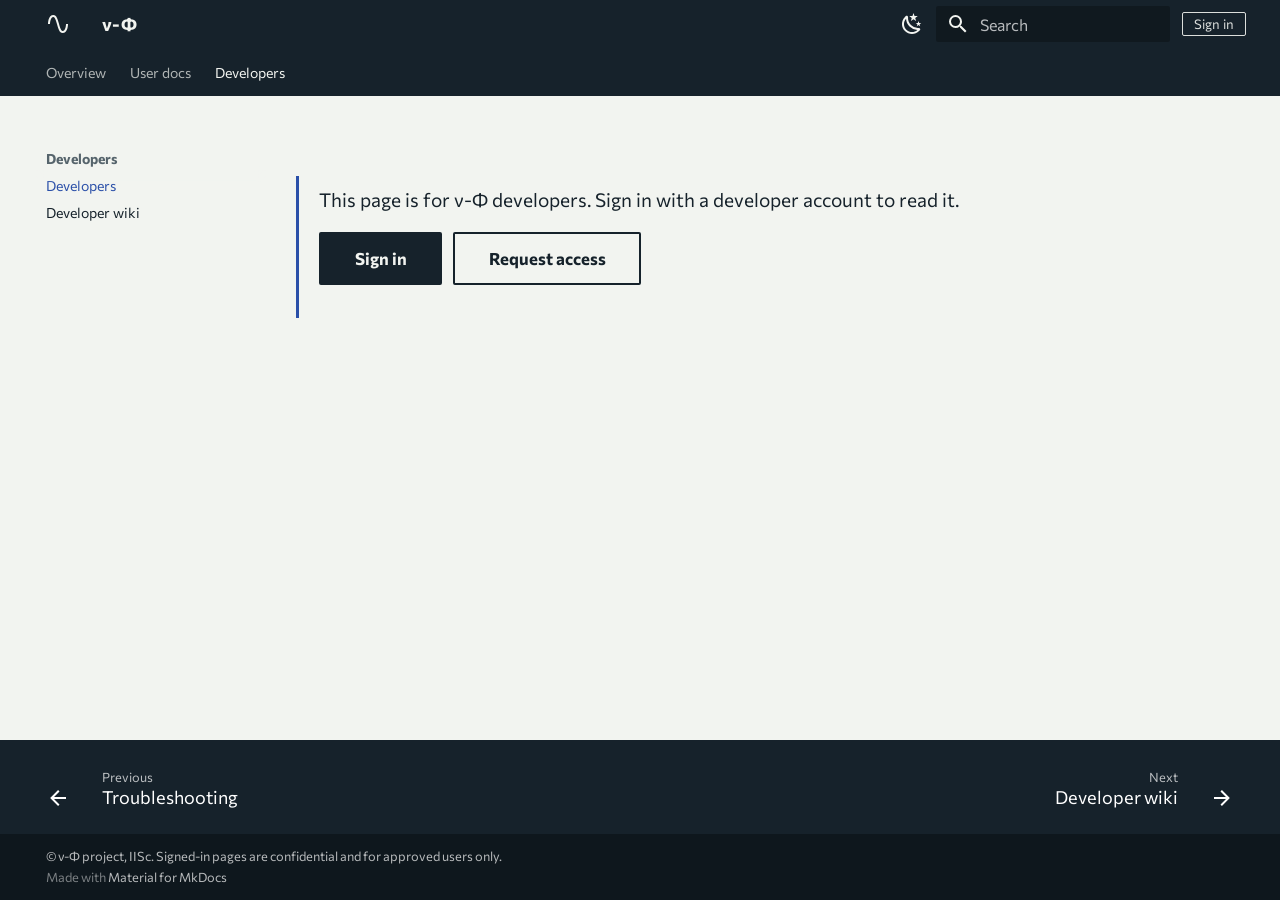
<file: dev/index.html>
<!DOCTYPE html>

<html class="no-js" lang="en">
<head>
<meta charset="utf-8"/>
<meta content="width=device-width,initial-scale=1" name="viewport"/>
<meta content="32-channel EEG and EMG acquisition board with on-board signal processing and edge ML." name="description"/>
<link href="https://neuronicslab.github.io/nu-phi/dev/" rel="canonical"/>
<link href="../docs/troubleshooting/" rel="prev"/>
<link href="developer-wiki/" rel="next"/>
<link href="../assets/images/favicon.png" rel="icon"/>
<meta content="mkdocs-1.6.1, mkdocs-material-9.7.7" name="generator"/>
<title>Developers - ν-Φ</title>
<link href="../assets/stylesheets/main.ec1eaa64.min.css" rel="stylesheet"/>
<link href="../assets/stylesheets/palette.ab4e12ef.min.css" rel="stylesheet"/>
<link crossorigin="" href="https://fonts.gstatic.com" rel="preconnect"/>
<link href="https://fonts.googleapis.com/css?family=Commissioner:300,300i,400,400i,700,700i%7CJetBrains+Mono:400,400i,700,700i&amp;display=fallback" rel="stylesheet"/>
<style>:root{--md-text-font:"Commissioner";--md-code-font:"JetBrains Mono"}</style>
<link href="../assets/css/nuphi.css" rel="stylesheet"/>
<script>__md_scope=new URL("..",location),__md_hash=e=>[...e].reduce(((e,_)=>(e<<5)-e+_.charCodeAt(0)),0),__md_get=(e,_=localStorage,t=__md_scope)=>JSON.parse(_.getItem(t.pathname+"."+e)),__md_set=(e,_,t=localStorage,a=__md_scope)=>{try{t.setItem(a.pathname+"."+e,JSON.stringify(_))}catch(e){}}</script>
<meta content="index,follow" name="robots"/>
</head>
<body data-md-color-accent="indigo" data-md-color-primary="indigo" data-md-color-scheme="nuphi-paper" dir="ltr">
<input autocomplete="off" class="md-toggle" data-md-toggle="drawer" id="__drawer" type="checkbox"/>
<input autocomplete="off" class="md-toggle" data-md-toggle="search" id="__search" type="checkbox"/>
<label class="md-overlay" for="__drawer"></label>
<div data-md-component="skip">
<a class="md-skip" href="#developers">
          Skip to content
        </a>
</div>
<div data-md-component="announce">
</div>
<header class="md-header" data-md-component="header">
<nav aria-label="Header" class="md-header__inner md-grid">
<a aria-label="ν-Φ" class="md-header__button md-logo" data-md-component="logo" href=".." title="ν-Φ">
<svg viewbox="0 0 24 24" xmlns="http://www.w3.org/2000/svg"><path d="M16.5 21c-3 0-4.19-4.24-5.45-8.72C10.14 9.04 9 5 7.5 5 4.11 5 4 11.93 4 12H2c0-.37.06-9 5.5-9 3 0 4.21 4.25 5.47 8.74C13.83 14.8 15 19 16.5 19c3.44 0 3.53-6.93 3.53-7h2c0 .37-.06 9-5.53 9"></path></svg>
</a>
<label class="md-header__button md-icon" for="__drawer">
<svg viewbox="0 0 24 24" xmlns="http://www.w3.org/2000/svg"><path d="M3 6h18v2H3zm0 5h18v2H3zm0 5h18v2H3z"></path></svg>
</label>
<div class="md-header__title" data-md-component="header-title">
<div class="md-header__ellipsis">
<div class="md-header__topic">
<span class="md-ellipsis">
            ν-Φ
          </span>
</div>
<div class="md-header__topic" data-md-component="header-topic">
<span class="md-ellipsis">
            
              Developers
            
          </span>
</div>
</div>
</div>
<form class="md-header__option" data-md-component="palette">
<input aria-label="Dark theme" class="md-option" data-md-color-accent="indigo" data-md-color-media="(prefers-color-scheme: light)" data-md-color-primary="indigo" data-md-color-scheme="nuphi-paper" id="__palette_0" name="__palette" type="radio"/>
<label class="md-header__button md-icon" for="__palette_1" hidden="" title="Dark theme">
<svg viewbox="0 0 24 24" xmlns="http://www.w3.org/2000/svg"><path d="m17.75 4.09-2.53 1.94.91 3.06-2.63-1.81-2.63 1.81.91-3.06-2.53-1.94L12.44 4l1.06-3 1.06 3zm3.5 6.91-1.64 1.25.59 1.98-1.7-1.17-1.7 1.17.59-1.98L15.75 11l2.06-.05L18.5 9l.69 1.95zm-2.28 4.95c.83-.08 1.72 1.1 1.19 1.85-.32.45-.66.87-1.08 1.27C15.17 23 8.84 23 4.94 19.07c-3.91-3.9-3.91-10.24 0-14.14.4-.4.82-.76 1.27-1.08.75-.53 1.93.36 1.85 1.19-.27 2.86.69 5.83 2.89 8.02a9.96 9.96 0 0 0 8.02 2.89m-1.64 2.02a12.08 12.08 0 0 1-7.8-3.47c-2.17-2.19-3.33-5-3.49-7.82-2.81 3.14-2.7 7.96.31 10.98 3.02 3.01 7.84 3.12 10.98.31"></path></svg>
</label>
<input aria-label="Light theme" class="md-option" data-md-color-accent="indigo" data-md-color-media="(prefers-color-scheme: dark)" data-md-color-primary="indigo" data-md-color-scheme="nuphi-slate" id="__palette_1" name="__palette" type="radio"/>
<label class="md-header__button md-icon" for="__palette_0" hidden="" title="Light theme">
<svg viewbox="0 0 24 24" xmlns="http://www.w3.org/2000/svg"><path d="M12 7a5 5 0 0 1 5 5 5 5 0 0 1-5 5 5 5 0 0 1-5-5 5 5 0 0 1 5-5m0 2a3 3 0 0 0-3 3 3 3 0 0 0 3 3 3 3 0 0 0 3-3 3 3 0 0 0-3-3m0-7 2.39 3.42C13.65 5.15 12.84 5 12 5s-1.65.15-2.39.42zM3.34 7l4.16-.35A7.2 7.2 0 0 0 5.94 8.5c-.44.74-.69 1.5-.83 2.29zm.02 10 1.76-3.77a7.131 7.131 0 0 0 2.38 4.14zM20.65 7l-1.77 3.79a7.02 7.02 0 0 0-2.38-4.15zm-.01 10-4.14.36c.59-.51 1.12-1.14 1.54-1.86.42-.73.69-1.5.83-2.29zM12 22l-2.41-3.44c.74.27 1.55.44 2.41.44.82 0 1.63-.17 2.37-.44z"></path></svg>
</label>
</form>
<script>var palette=__md_get("__palette");if(palette&&palette.color){if("(prefers-color-scheme)"===palette.color.media){var media=matchMedia("(prefers-color-scheme: light)"),input=document.querySelector(media.matches?"[data-md-color-media='(prefers-color-scheme: light)']":"[data-md-color-media='(prefers-color-scheme: dark)']");palette.color.media=input.getAttribute("data-md-color-media"),palette.color.scheme=input.getAttribute("data-md-color-scheme"),palette.color.primary=input.getAttribute("data-md-color-primary"),palette.color.accent=input.getAttribute("data-md-color-accent")}for(var[key,value]of Object.entries(palette.color))document.body.setAttribute("data-md-color-"+key,value)}</script>
<label class="md-header__button md-icon" for="__search">
<svg viewbox="0 0 24 24" xmlns="http://www.w3.org/2000/svg"><path d="M9.5 3A6.5 6.5 0 0 1 16 9.5c0 1.61-.59 3.09-1.56 4.23l.27.27h.79l5 5-1.5 1.5-5-5v-.79l-.27-.27A6.52 6.52 0 0 1 9.5 16 6.5 6.5 0 0 1 3 9.5 6.5 6.5 0 0 1 9.5 3m0 2C7 5 5 7 5 9.5S7 14 9.5 14 14 12 14 9.5 12 5 9.5 5"></path></svg>
</label>
<div class="md-search" data-md-component="search" role="dialog">
<label class="md-search__overlay" for="__search"></label>
<div class="md-search__inner" role="search">
<form class="md-search__form" name="search">
<input aria-label="Search" autocapitalize="off" autocomplete="off" autocorrect="off" class="md-search__input" data-md-component="search-query" name="query" placeholder="Search" required="" spellcheck="false" type="text"/>
<label class="md-search__icon md-icon" for="__search">
<svg viewbox="0 0 24 24" xmlns="http://www.w3.org/2000/svg"><path d="M9.5 3A6.5 6.5 0 0 1 16 9.5c0 1.61-.59 3.09-1.56 4.23l.27.27h.79l5 5-1.5 1.5-5-5v-.79l-.27-.27A6.52 6.52 0 0 1 9.5 16 6.5 6.5 0 0 1 3 9.5 6.5 6.5 0 0 1 9.5 3m0 2C7 5 5 7 5 9.5S7 14 9.5 14 14 12 14 9.5 12 5 9.5 5"></path></svg>
<svg viewbox="0 0 24 24" xmlns="http://www.w3.org/2000/svg"><path d="M20 11v2H8l5.5 5.5-1.42 1.42L4.16 12l7.92-7.92L13.5 5.5 8 11z"></path></svg>
</label>
<nav aria-label="Search" class="md-search__options">
<button aria-label="Clear" class="md-search__icon md-icon" tabindex="-1" title="Clear" type="reset">
<svg viewbox="0 0 24 24" xmlns="http://www.w3.org/2000/svg"><path d="M19 6.41 17.59 5 12 10.59 6.41 5 5 6.41 10.59 12 5 17.59 6.41 19 12 13.41 17.59 19 19 17.59 13.41 12z"></path></svg>
</button>
</nav>
</form>
<div class="md-search__output">
<div class="md-search__scrollwrap" data-md-scrollfix="" tabindex="0">
<div class="md-search-result" data-md-component="search-result">
<div class="md-search-result__meta">
            Initializing search
          </div>
<ol class="md-search-result__list" role="presentation"></ol>
</div>
</div>
</div>
</div>
</div>
</nav>
</header>
<div class="md-container" data-md-component="container">
<nav aria-label="Tabs" class="md-tabs" data-md-component="tabs">
<div class="md-grid">
<ul class="md-tabs__list">
<li class="md-tabs__item">
<a class="md-tabs__link" href="..">
          
  
  
  Overview

        </a>
</li>
<li class="md-tabs__item">
<a class="md-tabs__link" href="../docs/">
          
  
  
  User docs

        </a>
</li>
<li class="md-tabs__item md-tabs__item--active">
<a class="md-tabs__link" href="./">
          
  
  
  Developers

        </a>
</li>
</ul>
</div>
</nav>
<main class="md-main" data-md-component="main">
<div class="md-main__inner md-grid">
<div class="md-sidebar md-sidebar--primary" data-md-component="sidebar" data-md-type="navigation">
<div class="md-sidebar__scrollwrap">
<div class="md-sidebar__inner">
<nav aria-label="Navigation" class="md-nav md-nav--primary md-nav--lifted" data-md-level="0">
<label class="md-nav__title" for="__drawer">
<a aria-label="ν-Φ" class="md-nav__button md-logo" data-md-component="logo" href=".." title="ν-Φ">
<svg viewbox="0 0 24 24" xmlns="http://www.w3.org/2000/svg"><path d="M16.5 21c-3 0-4.19-4.24-5.45-8.72C10.14 9.04 9 5 7.5 5 4.11 5 4 11.93 4 12H2c0-.37.06-9 5.5-9 3 0 4.21 4.25 5.47 8.74C13.83 14.8 15 19 16.5 19c3.44 0 3.53-6.93 3.53-7h2c0 .37-.06 9-5.53 9"></path></svg>
</a>
    ν-Φ
  </label>
<ul class="md-nav__list" data-md-scrollfix="">
<li class="md-nav__item md-nav__item--nested">
<input class="md-nav__toggle md-toggle" id="__nav_1" type="checkbox"/>
<label class="md-nav__link" for="__nav_1" id="__nav_1_label" tabindex="0">
<span class="md-ellipsis">
    
  
    Overview
  

    
  </span>
<span class="md-nav__icon md-icon"></span>
</label>
<nav aria-expanded="false" aria-labelledby="__nav_1_label" class="md-nav" data-md-level="1">
<label class="md-nav__title" for="__nav_1">
<span class="md-nav__icon md-icon"></span>
            
  
    Overview
  

          </label>
<ul class="md-nav__list" data-md-scrollfix="">
<li class="md-nav__item">
<a class="md-nav__link" href="..">
<span class="md-ellipsis">
    
  
    Home
  

    
  </span>
</a>
</li>
<li class="md-nav__item">
<a class="md-nav__link" href="../how-it-works/">
<span class="md-ellipsis">
    
  
    How it works
  

    
  </span>
</a>
</li>
<li class="md-nav__item">
<a class="md-nav__link" href="../what-you-can-do/">
<span class="md-ellipsis">
    
  
    What you can do
  

    
  </span>
</a>
</li>
<li class="md-nav__item">
<a class="md-nav__link" href="../specifications/">
<span class="md-ellipsis">
    
  
    Specifications
  

    
  </span>
</a>
</li>
<li class="md-nav__item">
<a class="md-nav__link" href="../roadmap/">
<span class="md-ellipsis">
    
  
    Roadmap
  

    
  </span>
</a>
</li>
<li class="md-nav__item">
<a class="md-nav__link" href="../get-access/">
<span class="md-ellipsis">
    
  
    Get access
  

    
  </span>
</a>
</li>
<li class="md-nav__item">
<a class="md-nav__link" href="../terms/">
<span class="md-ellipsis">
    
  
    Access terms
  

    
  </span>
</a>
</li>
</ul>
</nav>
</li>
<li class="md-nav__item md-nav__item--nested">
<input class="md-nav__toggle md-toggle" id="__nav_2" type="checkbox"/>
<label class="md-nav__link" for="__nav_2" id="__nav_2_label" tabindex="0">
<span class="md-ellipsis">
    
  
    User docs
  

    
  </span>
<span class="md-nav__icon md-icon"></span>
</label>
<nav aria-expanded="false" aria-labelledby="__nav_2_label" class="md-nav" data-md-level="1">
<label class="md-nav__title" for="__nav_2">
<span class="md-nav__icon md-icon"></span>
            
  
    User docs
  

          </label>
<ul class="md-nav__list" data-md-scrollfix="">
<li class="md-nav__item">
<a class="md-nav__link" href="../docs/">
<span class="md-ellipsis">
    
  
    User docs
  

    
  </span>
</a>
</li>
<li class="md-nav__item">
<a class="md-nav__link" href="../docs/user-guide/">
<span class="md-ellipsis">
    
  
    Operating guide
  

    
  </span>
</a>
</li>
<li class="md-nav__item">
<a class="md-nav__link" href="../docs/troubleshooting/">
<span class="md-ellipsis">
    
  
    Troubleshooting
  

    
  </span>
</a>
</li>
</ul>
</nav>
</li>
<li class="md-nav__item md-nav__item--active md-nav__item--section md-nav__item--nested">
<input checked="" class="md-nav__toggle md-toggle" id="__nav_3" type="checkbox"/>
<label class="md-nav__link" for="__nav_3" id="__nav_3_label" tabindex="">
<span class="md-ellipsis">
    
  
    Developers
  

    
  </span>
<span class="md-nav__icon md-icon"></span>
</label>
<nav aria-expanded="true" aria-labelledby="__nav_3_label" class="md-nav" data-md-level="1">
<label class="md-nav__title" for="__nav_3">
<span class="md-nav__icon md-icon"></span>
            
  
    Developers
  

          </label>
<ul class="md-nav__list" data-md-scrollfix="">
<li class="md-nav__item md-nav__item--active">
<input class="md-nav__toggle md-toggle" id="__toc" type="checkbox"/>
<a class="md-nav__link md-nav__link--active" href="./">
<span class="md-ellipsis">
    
  
    Developers
  

    
  </span>
</a>
</li>
<li class="md-nav__item">
<a class="md-nav__link" href="developer-wiki/">
<span class="md-ellipsis">
    
  
    Developer wiki
  

    
  </span>
</a>
</li>
</ul>
</nav>
</li>
</ul>
</nav>
</div>
</div>
</div>
<div class="md-sidebar md-sidebar--secondary" data-md-component="sidebar" data-md-type="toc">
<div class="md-sidebar__scrollwrap">
<div class="md-sidebar__inner">
<nav aria-label="Table of contents" class="md-nav md-nav--secondary"></nav>
</div>
</div>
</div>
<div class="md-content" data-md-component="content">
<article class="md-content__inner md-typeset"><div class="nuphi-locked" data-ct="XmYEbgSBQpReV5EzTJwLt205S+AoO0PofysXwgTTzRrHiPWmWggnXKq8EU3xDuWezvlBr4g1H4227igDLERTaoGGQOX6ObW7U6ng3RW2no5sKR1rHolBVgOxavYAbCLvhEg40zQRCloov3Srxes8jo0mbxXi/ZU8EN9uZ+GUCx4iViSq0ChnNZ8fDqcHWYV0RuDt4yY4X9eRCqA8ItnZdYW8rpqm1nq9635TDCQV5YNMOpfqbpQsp9t1JHN6zWyLXpWbk99x6mslf1Q1lvJa/J+GVwmLGN9jRU5YWDEjUO+570DUrnsZiSTb0d9eI18bkLLeZ6d/4QINWhYW9V3iqZsYrpyJOGYklb2M/[base64]//woD8jh9Tp6A5vJkSJzmEEsq+x6Xg/nIuDf1AOaVka5YTvLYXF4dvNZLQsUdLSMgN4/8Ak1vVjhB3ZUK2T9j+WagmQyqz/4iRF2KRRmD9Qe7ejrr1HEp7pSgQ" data-iv="D5UgK2NxoBqc/Xij" data-kv="1" data-tier="dev"><p class="nuphi-locked__msg">This page is for ν-Φ developers. Sign in with a developer account to read it.</p></div></article>
</div>
<script>var target=document.getElementById(location.hash.slice(1));target&&target.name&&(target.checked=target.name.startsWith("__tabbed_"))</script>
</div>
<button class="md-top md-icon" data-md-component="top" hidden="" type="button">
<svg viewbox="0 0 24 24" xmlns="http://www.w3.org/2000/svg"><path d="M13 20h-2V8l-5.5 5.5-1.42-1.42L12 4.16l7.92 7.92-1.42 1.42L13 8z"></path></svg>
  Back to top
</button>
</main>
<footer class="md-footer">
<nav aria-label="Footer" class="md-footer__inner md-grid">
<a aria-label="Previous: Troubleshooting" class="md-footer__link md-footer__link--prev" href="../docs/troubleshooting/">
<div class="md-footer__button md-icon">
<svg viewbox="0 0 24 24" xmlns="http://www.w3.org/2000/svg"><path d="M20 11v2H8l5.5 5.5-1.42 1.42L4.16 12l7.92-7.92L13.5 5.5 8 11z"></path></svg>
</div>
<div class="md-footer__title">
<span class="md-footer__direction">
                Previous
              </span>
<div class="md-ellipsis">
                Troubleshooting
              </div>
</div>
</a>
<a aria-label="Next: Developer wiki" class="md-footer__link md-footer__link--next" href="developer-wiki/">
<div class="md-footer__title">
<span class="md-footer__direction">
                Next
              </span>
<div class="md-ellipsis">
                Developer wiki
              </div>
</div>
<div class="md-footer__button md-icon">
<svg viewbox="0 0 24 24" xmlns="http://www.w3.org/2000/svg"><path d="M4 11v2h12l-5.5 5.5 1.42 1.42L19.84 12l-7.92-7.92L10.5 5.5 16 11z"></path></svg>
</div>
</a>
</nav>
<div class="md-footer-meta md-typeset">
<div class="md-footer-meta__inner md-grid">
<div class="md-copyright">
<div class="md-copyright__highlight">
      © ν-Φ project, IISc. Signed-in pages are confidential and for approved users only.
    </div>
  
  
    Made with
    <a href="https://squidfunk.github.io/mkdocs-material/" rel="noopener" target="_blank">
      Material for MkDocs
    </a>
</div>
</div>
</div>
</footer>
</div>
<div class="md-dialog" data-md-component="dialog">
<div class="md-dialog__inner md-typeset"></div>
</div>
<script id="__config" type="application/json">{"annotate": null, "base": "..", "features": ["navigation.tabs", "navigation.sections", "navigation.top", "navigation.footer", "search.highlight", "content.code.copy"], "search": "../assets/javascripts/workers/search.2c215733.min.js", "tags": null, "translations": {"clipboard.copied": "Copied to clipboard", "clipboard.copy": "Copy to clipboard", "search.result.more.one": "1 more on this page", "search.result.more.other": "# more on this page", "search.result.none": "No matching documents", "search.result.one": "1 matching document", "search.result.other": "# matching documents", "search.result.placeholder": "Type to start searching", "search.result.term.missing": "Missing", "select.version": "Select version"}, "version": null}</script>
<script src="../assets/javascripts/bundle.d7400e89.min.js"></script>
<script src="../assets/js/nuphi-auth.js"></script>
</body>
</html>
</file>
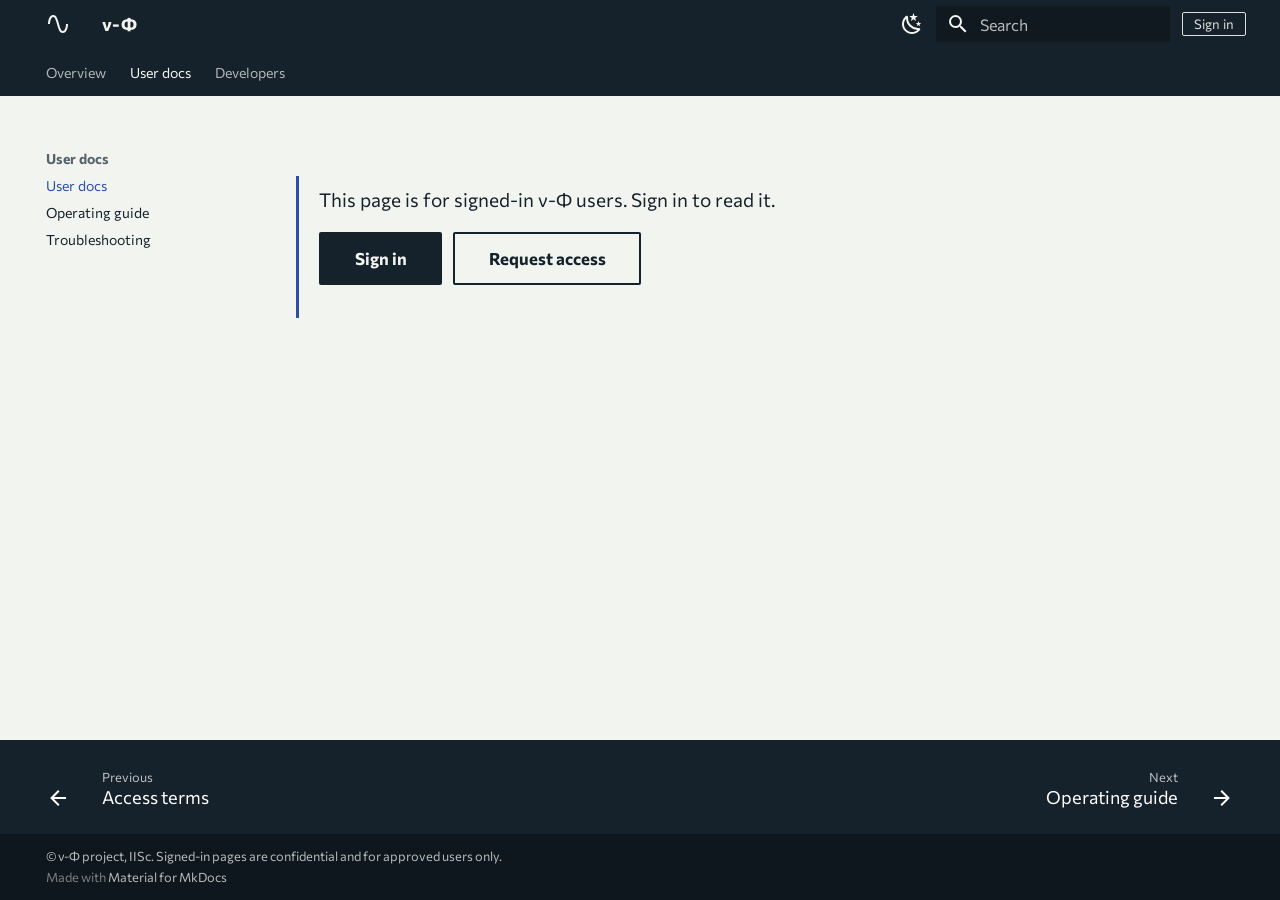
<file: docs/index.html>
<!DOCTYPE html>

<html class="no-js" lang="en">
<head>
<meta charset="utf-8"/>
<meta content="width=device-width,initial-scale=1" name="viewport"/>
<meta content="32-channel EEG and EMG acquisition board with on-board signal processing and edge ML." name="description"/>
<link href="https://neuronicslab.github.io/nu-phi/docs/" rel="canonical"/>
<link href="../terms/" rel="prev"/>
<link href="user-guide/" rel="next"/>
<link href="../assets/images/favicon.png" rel="icon"/>
<meta content="mkdocs-1.6.1, mkdocs-material-9.7.7" name="generator"/>
<title>User docs - ν-Φ</title>
<link href="../assets/stylesheets/main.ec1eaa64.min.css" rel="stylesheet"/>
<link href="../assets/stylesheets/palette.ab4e12ef.min.css" rel="stylesheet"/>
<link crossorigin="" href="https://fonts.gstatic.com" rel="preconnect"/>
<link href="https://fonts.googleapis.com/css?family=Commissioner:300,300i,400,400i,700,700i%7CJetBrains+Mono:400,400i,700,700i&amp;display=fallback" rel="stylesheet"/>
<style>:root{--md-text-font:"Commissioner";--md-code-font:"JetBrains Mono"}</style>
<link href="../assets/css/nuphi.css" rel="stylesheet"/>
<script>__md_scope=new URL("..",location),__md_hash=e=>[...e].reduce(((e,_)=>(e<<5)-e+_.charCodeAt(0)),0),__md_get=(e,_=localStorage,t=__md_scope)=>JSON.parse(_.getItem(t.pathname+"."+e)),__md_set=(e,_,t=localStorage,a=__md_scope)=>{try{t.setItem(a.pathname+"."+e,JSON.stringify(_))}catch(e){}}</script>
<meta content="index,follow" name="robots"/>
</head>
<body data-md-color-accent="indigo" data-md-color-primary="indigo" data-md-color-scheme="nuphi-paper" dir="ltr">
<input autocomplete="off" class="md-toggle" data-md-toggle="drawer" id="__drawer" type="checkbox"/>
<input autocomplete="off" class="md-toggle" data-md-toggle="search" id="__search" type="checkbox"/>
<label class="md-overlay" for="__drawer"></label>
<div data-md-component="skip">
<a class="md-skip" href="#user-docs">
          Skip to content
        </a>
</div>
<div data-md-component="announce">
</div>
<header class="md-header" data-md-component="header">
<nav aria-label="Header" class="md-header__inner md-grid">
<a aria-label="ν-Φ" class="md-header__button md-logo" data-md-component="logo" href=".." title="ν-Φ">
<svg viewbox="0 0 24 24" xmlns="http://www.w3.org/2000/svg"><path d="M16.5 21c-3 0-4.19-4.24-5.45-8.72C10.14 9.04 9 5 7.5 5 4.11 5 4 11.93 4 12H2c0-.37.06-9 5.5-9 3 0 4.21 4.25 5.47 8.74C13.83 14.8 15 19 16.5 19c3.44 0 3.53-6.93 3.53-7h2c0 .37-.06 9-5.53 9"></path></svg>
</a>
<label class="md-header__button md-icon" for="__drawer">
<svg viewbox="0 0 24 24" xmlns="http://www.w3.org/2000/svg"><path d="M3 6h18v2H3zm0 5h18v2H3zm0 5h18v2H3z"></path></svg>
</label>
<div class="md-header__title" data-md-component="header-title">
<div class="md-header__ellipsis">
<div class="md-header__topic">
<span class="md-ellipsis">
            ν-Φ
          </span>
</div>
<div class="md-header__topic" data-md-component="header-topic">
<span class="md-ellipsis">
            
              User docs
            
          </span>
</div>
</div>
</div>
<form class="md-header__option" data-md-component="palette">
<input aria-label="Dark theme" class="md-option" data-md-color-accent="indigo" data-md-color-media="(prefers-color-scheme: light)" data-md-color-primary="indigo" data-md-color-scheme="nuphi-paper" id="__palette_0" name="__palette" type="radio"/>
<label class="md-header__button md-icon" for="__palette_1" hidden="" title="Dark theme">
<svg viewbox="0 0 24 24" xmlns="http://www.w3.org/2000/svg"><path d="m17.75 4.09-2.53 1.94.91 3.06-2.63-1.81-2.63 1.81.91-3.06-2.53-1.94L12.44 4l1.06-3 1.06 3zm3.5 6.91-1.64 1.25.59 1.98-1.7-1.17-1.7 1.17.59-1.98L15.75 11l2.06-.05L18.5 9l.69 1.95zm-2.28 4.95c.83-.08 1.72 1.1 1.19 1.85-.32.45-.66.87-1.08 1.27C15.17 23 8.84 23 4.94 19.07c-3.91-3.9-3.91-10.24 0-14.14.4-.4.82-.76 1.27-1.08.75-.53 1.93.36 1.85 1.19-.27 2.86.69 5.83 2.89 8.02a9.96 9.96 0 0 0 8.02 2.89m-1.64 2.02a12.08 12.08 0 0 1-7.8-3.47c-2.17-2.19-3.33-5-3.49-7.82-2.81 3.14-2.7 7.96.31 10.98 3.02 3.01 7.84 3.12 10.98.31"></path></svg>
</label>
<input aria-label="Light theme" class="md-option" data-md-color-accent="indigo" data-md-color-media="(prefers-color-scheme: dark)" data-md-color-primary="indigo" data-md-color-scheme="nuphi-slate" id="__palette_1" name="__palette" type="radio"/>
<label class="md-header__button md-icon" for="__palette_0" hidden="" title="Light theme">
<svg viewbox="0 0 24 24" xmlns="http://www.w3.org/2000/svg"><path d="M12 7a5 5 0 0 1 5 5 5 5 0 0 1-5 5 5 5 0 0 1-5-5 5 5 0 0 1 5-5m0 2a3 3 0 0 0-3 3 3 3 0 0 0 3 3 3 3 0 0 0 3-3 3 3 0 0 0-3-3m0-7 2.39 3.42C13.65 5.15 12.84 5 12 5s-1.65.15-2.39.42zM3.34 7l4.16-.35A7.2 7.2 0 0 0 5.94 8.5c-.44.74-.69 1.5-.83 2.29zm.02 10 1.76-3.77a7.131 7.131 0 0 0 2.38 4.14zM20.65 7l-1.77 3.79a7.02 7.02 0 0 0-2.38-4.15zm-.01 10-4.14.36c.59-.51 1.12-1.14 1.54-1.86.42-.73.69-1.5.83-2.29zM12 22l-2.41-3.44c.74.27 1.55.44 2.41.44.82 0 1.63-.17 2.37-.44z"></path></svg>
</label>
</form>
<script>var palette=__md_get("__palette");if(palette&&palette.color){if("(prefers-color-scheme)"===palette.color.media){var media=matchMedia("(prefers-color-scheme: light)"),input=document.querySelector(media.matches?"[data-md-color-media='(prefers-color-scheme: light)']":"[data-md-color-media='(prefers-color-scheme: dark)']");palette.color.media=input.getAttribute("data-md-color-media"),palette.color.scheme=input.getAttribute("data-md-color-scheme"),palette.color.primary=input.getAttribute("data-md-color-primary"),palette.color.accent=input.getAttribute("data-md-color-accent")}for(var[key,value]of Object.entries(palette.color))document.body.setAttribute("data-md-color-"+key,value)}</script>
<label class="md-header__button md-icon" for="__search">
<svg viewbox="0 0 24 24" xmlns="http://www.w3.org/2000/svg"><path d="M9.5 3A6.5 6.5 0 0 1 16 9.5c0 1.61-.59 3.09-1.56 4.23l.27.27h.79l5 5-1.5 1.5-5-5v-.79l-.27-.27A6.52 6.52 0 0 1 9.5 16 6.5 6.5 0 0 1 3 9.5 6.5 6.5 0 0 1 9.5 3m0 2C7 5 5 7 5 9.5S7 14 9.5 14 14 12 14 9.5 12 5 9.5 5"></path></svg>
</label>
<div class="md-search" data-md-component="search" role="dialog">
<label class="md-search__overlay" for="__search"></label>
<div class="md-search__inner" role="search">
<form class="md-search__form" name="search">
<input aria-label="Search" autocapitalize="off" autocomplete="off" autocorrect="off" class="md-search__input" data-md-component="search-query" name="query" placeholder="Search" required="" spellcheck="false" type="text"/>
<label class="md-search__icon md-icon" for="__search">
<svg viewbox="0 0 24 24" xmlns="http://www.w3.org/2000/svg"><path d="M9.5 3A6.5 6.5 0 0 1 16 9.5c0 1.61-.59 3.09-1.56 4.23l.27.27h.79l5 5-1.5 1.5-5-5v-.79l-.27-.27A6.52 6.52 0 0 1 9.5 16 6.5 6.5 0 0 1 3 9.5 6.5 6.5 0 0 1 9.5 3m0 2C7 5 5 7 5 9.5S7 14 9.5 14 14 12 14 9.5 12 5 9.5 5"></path></svg>
<svg viewbox="0 0 24 24" xmlns="http://www.w3.org/2000/svg"><path d="M20 11v2H8l5.5 5.5-1.42 1.42L4.16 12l7.92-7.92L13.5 5.5 8 11z"></path></svg>
</label>
<nav aria-label="Search" class="md-search__options">
<button aria-label="Clear" class="md-search__icon md-icon" tabindex="-1" title="Clear" type="reset">
<svg viewbox="0 0 24 24" xmlns="http://www.w3.org/2000/svg"><path d="M19 6.41 17.59 5 12 10.59 6.41 5 5 6.41 10.59 12 5 17.59 6.41 19 12 13.41 17.59 19 19 17.59 13.41 12z"></path></svg>
</button>
</nav>
</form>
<div class="md-search__output">
<div class="md-search__scrollwrap" data-md-scrollfix="" tabindex="0">
<div class="md-search-result" data-md-component="search-result">
<div class="md-search-result__meta">
            Initializing search
          </div>
<ol class="md-search-result__list" role="presentation"></ol>
</div>
</div>
</div>
</div>
</div>
</nav>
</header>
<div class="md-container" data-md-component="container">
<nav aria-label="Tabs" class="md-tabs" data-md-component="tabs">
<div class="md-grid">
<ul class="md-tabs__list">
<li class="md-tabs__item">
<a class="md-tabs__link" href="..">
          
  
  
  Overview

        </a>
</li>
<li class="md-tabs__item md-tabs__item--active">
<a class="md-tabs__link" href="./">
          
  
  
  User docs

        </a>
</li>
<li class="md-tabs__item">
<a class="md-tabs__link" href="../dev/">
          
  
  
  Developers

        </a>
</li>
</ul>
</div>
</nav>
<main class="md-main" data-md-component="main">
<div class="md-main__inner md-grid">
<div class="md-sidebar md-sidebar--primary" data-md-component="sidebar" data-md-type="navigation">
<div class="md-sidebar__scrollwrap">
<div class="md-sidebar__inner">
<nav aria-label="Navigation" class="md-nav md-nav--primary md-nav--lifted" data-md-level="0">
<label class="md-nav__title" for="__drawer">
<a aria-label="ν-Φ" class="md-nav__button md-logo" data-md-component="logo" href=".." title="ν-Φ">
<svg viewbox="0 0 24 24" xmlns="http://www.w3.org/2000/svg"><path d="M16.5 21c-3 0-4.19-4.24-5.45-8.72C10.14 9.04 9 5 7.5 5 4.11 5 4 11.93 4 12H2c0-.37.06-9 5.5-9 3 0 4.21 4.25 5.47 8.74C13.83 14.8 15 19 16.5 19c3.44 0 3.53-6.93 3.53-7h2c0 .37-.06 9-5.53 9"></path></svg>
</a>
    ν-Φ
  </label>
<ul class="md-nav__list" data-md-scrollfix="">
<li class="md-nav__item md-nav__item--nested">
<input class="md-nav__toggle md-toggle" id="__nav_1" type="checkbox"/>
<label class="md-nav__link" for="__nav_1" id="__nav_1_label" tabindex="0">
<span class="md-ellipsis">
    
  
    Overview
  

    
  </span>
<span class="md-nav__icon md-icon"></span>
</label>
<nav aria-expanded="false" aria-labelledby="__nav_1_label" class="md-nav" data-md-level="1">
<label class="md-nav__title" for="__nav_1">
<span class="md-nav__icon md-icon"></span>
            
  
    Overview
  

          </label>
<ul class="md-nav__list" data-md-scrollfix="">
<li class="md-nav__item">
<a class="md-nav__link" href="..">
<span class="md-ellipsis">
    
  
    Home
  

    
  </span>
</a>
</li>
<li class="md-nav__item">
<a class="md-nav__link" href="../how-it-works/">
<span class="md-ellipsis">
    
  
    How it works
  

    
  </span>
</a>
</li>
<li class="md-nav__item">
<a class="md-nav__link" href="../what-you-can-do/">
<span class="md-ellipsis">
    
  
    What you can do
  

    
  </span>
</a>
</li>
<li class="md-nav__item">
<a class="md-nav__link" href="../specifications/">
<span class="md-ellipsis">
    
  
    Specifications
  

    
  </span>
</a>
</li>
<li class="md-nav__item">
<a class="md-nav__link" href="../roadmap/">
<span class="md-ellipsis">
    
  
    Roadmap
  

    
  </span>
</a>
</li>
<li class="md-nav__item">
<a class="md-nav__link" href="../get-access/">
<span class="md-ellipsis">
    
  
    Get access
  

    
  </span>
</a>
</li>
<li class="md-nav__item">
<a class="md-nav__link" href="../terms/">
<span class="md-ellipsis">
    
  
    Access terms
  

    
  </span>
</a>
</li>
</ul>
</nav>
</li>
<li class="md-nav__item md-nav__item--active md-nav__item--section md-nav__item--nested">
<input checked="" class="md-nav__toggle md-toggle" id="__nav_2" type="checkbox"/>
<label class="md-nav__link" for="__nav_2" id="__nav_2_label" tabindex="">
<span class="md-ellipsis">
    
  
    User docs
  

    
  </span>
<span class="md-nav__icon md-icon"></span>
</label>
<nav aria-expanded="true" aria-labelledby="__nav_2_label" class="md-nav" data-md-level="1">
<label class="md-nav__title" for="__nav_2">
<span class="md-nav__icon md-icon"></span>
            
  
    User docs
  

          </label>
<ul class="md-nav__list" data-md-scrollfix="">
<li class="md-nav__item md-nav__item--active">
<input class="md-nav__toggle md-toggle" id="__toc" type="checkbox"/>
<a class="md-nav__link md-nav__link--active" href="./">
<span class="md-ellipsis">
    
  
    User docs
  

    
  </span>
</a>
</li>
<li class="md-nav__item">
<a class="md-nav__link" href="user-guide/">
<span class="md-ellipsis">
    
  
    Operating guide
  

    
  </span>
</a>
</li>
<li class="md-nav__item">
<a class="md-nav__link" href="troubleshooting/">
<span class="md-ellipsis">
    
  
    Troubleshooting
  

    
  </span>
</a>
</li>
</ul>
</nav>
</li>
<li class="md-nav__item md-nav__item--nested">
<input class="md-nav__toggle md-toggle" id="__nav_3" type="checkbox"/>
<label class="md-nav__link" for="__nav_3" id="__nav_3_label" tabindex="0">
<span class="md-ellipsis">
    
  
    Developers
  

    
  </span>
<span class="md-nav__icon md-icon"></span>
</label>
<nav aria-expanded="false" aria-labelledby="__nav_3_label" class="md-nav" data-md-level="1">
<label class="md-nav__title" for="__nav_3">
<span class="md-nav__icon md-icon"></span>
            
  
    Developers
  

          </label>
<ul class="md-nav__list" data-md-scrollfix="">
<li class="md-nav__item">
<a class="md-nav__link" href="../dev/">
<span class="md-ellipsis">
    
  
    Developers
  

    
  </span>
</a>
</li>
<li class="md-nav__item">
<a class="md-nav__link" href="../dev/developer-wiki/">
<span class="md-ellipsis">
    
  
    Developer wiki
  

    
  </span>
</a>
</li>
</ul>
</nav>
</li>
</ul>
</nav>
</div>
</div>
</div>
<div class="md-sidebar md-sidebar--secondary" data-md-component="sidebar" data-md-type="toc">
<div class="md-sidebar__scrollwrap">
<div class="md-sidebar__inner">
<nav aria-label="Table of contents" class="md-nav md-nav--secondary"></nav>
</div>
</div>
</div>
<div class="md-content" data-md-component="content">
<article class="md-content__inner md-typeset"><div class="nuphi-locked" data-ct="fZTnuTbMW1phLFRwBWbiw7I1TWgZR3PqRnnXvPCADL5kbGVhaTmODwofPIQAENcCrtTgsqD2O0rLctDt8BrV46mlFjQ/SjrvwGrT8EkcsQJQHJsdqjJBdtGyuxryO2cU2M17WwWM81Tav0MUKOoxfk59CRelUH0jcZAWY7lMcZM1PzDeLZ8qKjRjczNmWcHeHfkhCWIxF2cqYL1ULrJAsgLMftF/w+/dcJZsc9iK9EgS8dLyicVlL6aP2XJ4R4R2K45BmHO27B8W2r6/3Fql1JOuODCTFM1U3jpMopezR/gU9KC12GDnPkRKuRIRrvtcnwzDX8aOjsCxUEwksmth1ml3+7LECoxDlq79k+EPDRSn6xwssU+qqQZ+PCPPXPKq+R+2JlmxFiBxZ3Fme/kHZ4yzvc9czOOZtZ+Nu8mxbq3Z087NNcKZg/DU+Qdqa5scFwHBk8Dg4kipzwh0cNtWFvcgZaV5c6j712sx7pjWFySV6KjhJGeEdyZHcvtOgBXxsW2z1clblZhyJl8F7G/zD+LDxypgQUa/Q0LwdjBCbQJf9ZrqApVXYIeQrbDC0Ixhl+aTLDUtgFHVa0vONWBpNMIyxD32A8eYLr+S0zZCel/2K/Ytfe/Z3qtiX/Di8YnlmvYUTIoU5KWBIMNzdUDKeYmDkIBRFLlHkSLIW8ZRZ5CpoKo=" data-iv="0H/tl0aRSoCuVmpR" data-kv="1" data-tier="docs"><p class="nuphi-locked__msg">This page is for signed-in ν-Φ users. Sign in to read it.</p></div></article>
</div>
<script>var target=document.getElementById(location.hash.slice(1));target&&target.name&&(target.checked=target.name.startsWith("__tabbed_"))</script>
</div>
<button class="md-top md-icon" data-md-component="top" hidden="" type="button">
<svg viewbox="0 0 24 24" xmlns="http://www.w3.org/2000/svg"><path d="M13 20h-2V8l-5.5 5.5-1.42-1.42L12 4.16l7.92 7.92-1.42 1.42L13 8z"></path></svg>
  Back to top
</button>
</main>
<footer class="md-footer">
<nav aria-label="Footer" class="md-footer__inner md-grid">
<a aria-label="Previous: Access terms" class="md-footer__link md-footer__link--prev" href="../terms/">
<div class="md-footer__button md-icon">
<svg viewbox="0 0 24 24" xmlns="http://www.w3.org/2000/svg"><path d="M20 11v2H8l5.5 5.5-1.42 1.42L4.16 12l7.92-7.92L13.5 5.5 8 11z"></path></svg>
</div>
<div class="md-footer__title">
<span class="md-footer__direction">
                Previous
              </span>
<div class="md-ellipsis">
                Access terms
              </div>
</div>
</a>
<a aria-label="Next: Operating guide" class="md-footer__link md-footer__link--next" href="user-guide/">
<div class="md-footer__title">
<span class="md-footer__direction">
                Next
              </span>
<div class="md-ellipsis">
                Operating guide
              </div>
</div>
<div class="md-footer__button md-icon">
<svg viewbox="0 0 24 24" xmlns="http://www.w3.org/2000/svg"><path d="M4 11v2h12l-5.5 5.5 1.42 1.42L19.84 12l-7.92-7.92L10.5 5.5 16 11z"></path></svg>
</div>
</a>
</nav>
<div class="md-footer-meta md-typeset">
<div class="md-footer-meta__inner md-grid">
<div class="md-copyright">
<div class="md-copyright__highlight">
      © ν-Φ project, IISc. Signed-in pages are confidential and for approved users only.
    </div>
  
  
    Made with
    <a href="https://squidfunk.github.io/mkdocs-material/" rel="noopener" target="_blank">
      Material for MkDocs
    </a>
</div>
</div>
</div>
</footer>
</div>
<div class="md-dialog" data-md-component="dialog">
<div class="md-dialog__inner md-typeset"></div>
</div>
<script id="__config" type="application/json">{"annotate": null, "base": "..", "features": ["navigation.tabs", "navigation.sections", "navigation.top", "navigation.footer", "search.highlight", "content.code.copy"], "search": "../assets/javascripts/workers/search.2c215733.min.js", "tags": null, "translations": {"clipboard.copied": "Copied to clipboard", "clipboard.copy": "Copy to clipboard", "search.result.more.one": "1 more on this page", "search.result.more.other": "# more on this page", "search.result.none": "No matching documents", "search.result.one": "1 matching document", "search.result.other": "# matching documents", "search.result.placeholder": "Type to start searching", "search.result.term.missing": "Missing", "select.version": "Select version"}, "version": null}</script>
<script src="../assets/javascripts/bundle.d7400e89.min.js"></script>
<script src="../assets/js/nuphi-auth.js"></script>
</body>
</html>
</file>
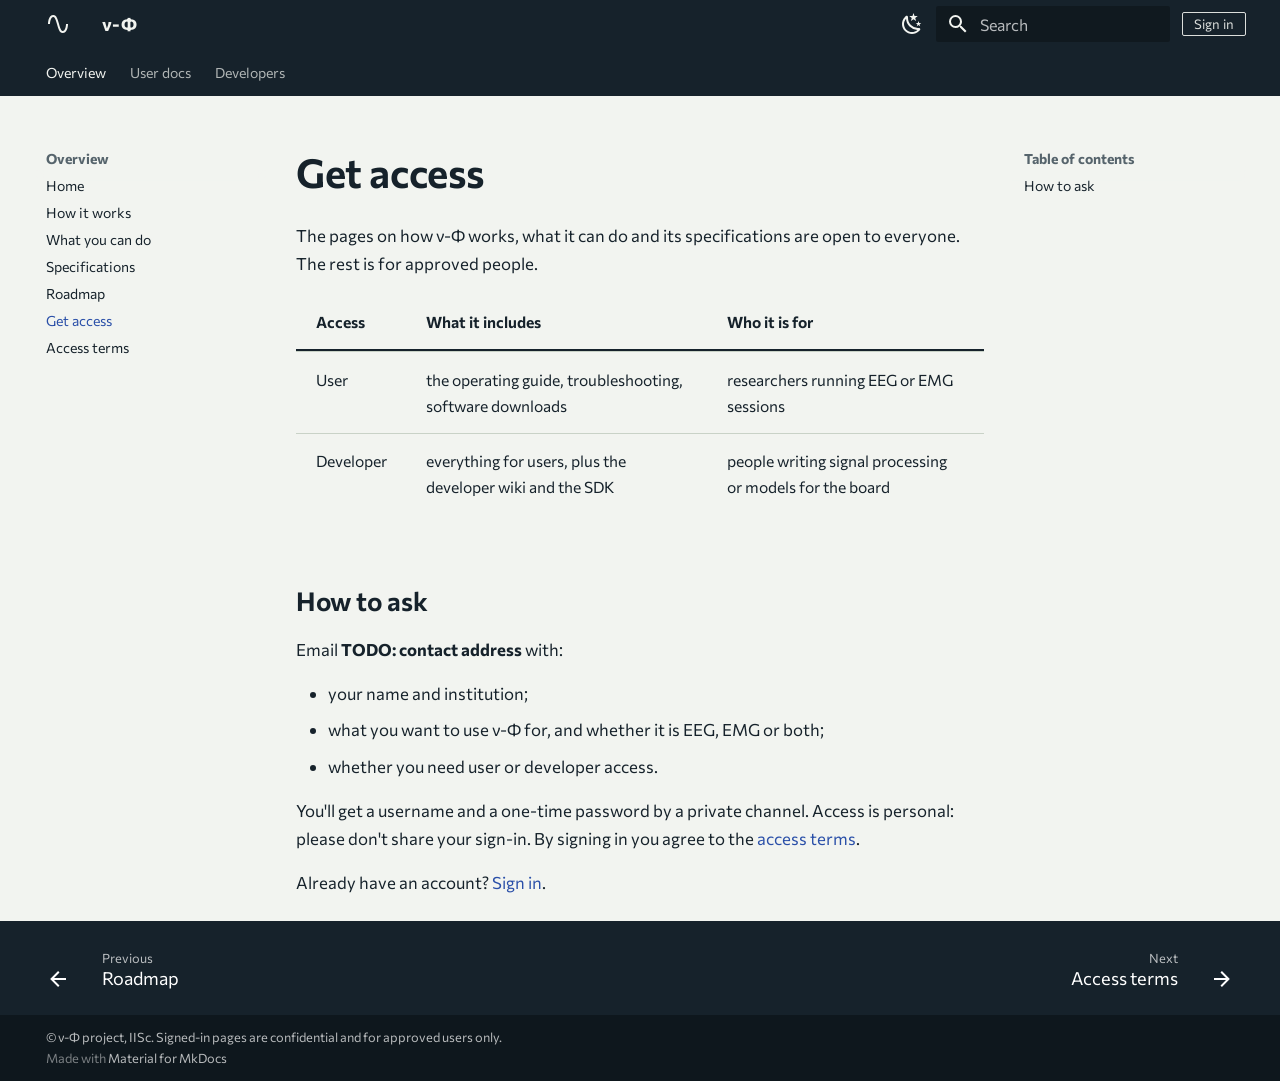
<file: get-access/index.html>
<!doctype html>
<html lang="en" class="no-js">
  <head>
    
      <meta charset="utf-8">
      <meta name="viewport" content="width=device-width,initial-scale=1">
      
        <meta name="description" content="32-channel EEG and EMG acquisition board with on-board signal processing and edge ML.">
      
      
      
        <link rel="canonical" href="https://neuronicslab.github.io/nu-phi/get-access/">
      
      
        <link rel="prev" href="../roadmap/">
      
      
        <link rel="next" href="../terms/">
      
      
        
      
      
      <link rel="icon" href="../assets/images/favicon.png">
      <meta name="generator" content="mkdocs-1.6.1, mkdocs-material-9.7.7">
    
    
      
        <title>Get access - ν-Φ</title>
      
    
    
      <link rel="stylesheet" href="../assets/stylesheets/main.ec1eaa64.min.css">
      
        
        <link rel="stylesheet" href="../assets/stylesheets/palette.ab4e12ef.min.css">
      
      


    
    
      
    
    
      
        
        
        <link rel="preconnect" href="https://fonts.gstatic.com" crossorigin>
        <link rel="stylesheet" href="https://fonts.googleapis.com/css?family=Commissioner:300,300i,400,400i,700,700i%7CJetBrains+Mono:400,400i,700,700i&display=fallback">
        <style>:root{--md-text-font:"Commissioner";--md-code-font:"JetBrains Mono"}</style>
      
    
    
      <link rel="stylesheet" href="../assets/css/nuphi.css">
    
    <script>__md_scope=new URL("..",location),__md_hash=e=>[...e].reduce(((e,_)=>(e<<5)-e+_.charCodeAt(0)),0),__md_get=(e,_=localStorage,t=__md_scope)=>JSON.parse(_.getItem(t.pathname+"."+e)),__md_set=(e,_,t=localStorage,a=__md_scope)=>{try{t.setItem(a.pathname+"."+e,JSON.stringify(_))}catch(e){}}</script>
    
      

    
    
  <meta name="robots" content="index,follow">

  </head>
  
  
    
    
      
    
    
    
    
    <body dir="ltr" data-md-color-scheme="nuphi-paper" data-md-color-primary="indigo" data-md-color-accent="indigo">
  
    
    <input class="md-toggle" data-md-toggle="drawer" type="checkbox" id="__drawer" autocomplete="off">
    <input class="md-toggle" data-md-toggle="search" type="checkbox" id="__search" autocomplete="off">
    <label class="md-overlay" for="__drawer"></label>
    <div data-md-component="skip">
      
        
        <a href="#get-access" class="md-skip">
          Skip to content
        </a>
      
    </div>
    <div data-md-component="announce">
      
    </div>
    
    
      

<header class="md-header" data-md-component="header">
  <nav class="md-header__inner md-grid" aria-label="Header">
    <a href=".." title="ν-Φ" class="md-header__button md-logo" aria-label="ν-Φ" data-md-component="logo">
      
  
  <svg xmlns="http://www.w3.org/2000/svg" viewBox="0 0 24 24"><path d="M16.5 21c-3 0-4.19-4.24-5.45-8.72C10.14 9.04 9 5 7.5 5 4.11 5 4 11.93 4 12H2c0-.37.06-9 5.5-9 3 0 4.21 4.25 5.47 8.74C13.83 14.8 15 19 16.5 19c3.44 0 3.53-6.93 3.53-7h2c0 .37-.06 9-5.53 9"/></svg>

    </a>
    <label class="md-header__button md-icon" for="__drawer">
      
      <svg xmlns="http://www.w3.org/2000/svg" viewBox="0 0 24 24"><path d="M3 6h18v2H3zm0 5h18v2H3zm0 5h18v2H3z"/></svg>
    </label>
    <div class="md-header__title" data-md-component="header-title">
      <div class="md-header__ellipsis">
        <div class="md-header__topic">
          <span class="md-ellipsis">
            ν-Φ
          </span>
        </div>
        <div class="md-header__topic" data-md-component="header-topic">
          <span class="md-ellipsis">
            
              Get access
            
          </span>
        </div>
      </div>
    </div>
    
      
        <form class="md-header__option" data-md-component="palette">
  
    
    
    
    <input class="md-option" data-md-color-media="(prefers-color-scheme: light)" data-md-color-scheme="nuphi-paper" data-md-color-primary="indigo" data-md-color-accent="indigo"  aria-label="Dark theme"  type="radio" name="__palette" id="__palette_0">
    
      <label class="md-header__button md-icon" title="Dark theme" for="__palette_1" hidden>
        <svg xmlns="http://www.w3.org/2000/svg" viewBox="0 0 24 24"><path d="m17.75 4.09-2.53 1.94.91 3.06-2.63-1.81-2.63 1.81.91-3.06-2.53-1.94L12.44 4l1.06-3 1.06 3zm3.5 6.91-1.64 1.25.59 1.98-1.7-1.17-1.7 1.17.59-1.98L15.75 11l2.06-.05L18.5 9l.69 1.95zm-2.28 4.95c.83-.08 1.72 1.1 1.19 1.85-.32.45-.66.87-1.08 1.27C15.17 23 8.84 23 4.94 19.07c-3.91-3.9-3.91-10.24 0-14.14.4-.4.82-.76 1.27-1.08.75-.53 1.93.36 1.85 1.19-.27 2.86.69 5.83 2.89 8.02a9.96 9.96 0 0 0 8.02 2.89m-1.64 2.02a12.08 12.08 0 0 1-7.8-3.47c-2.17-2.19-3.33-5-3.49-7.82-2.81 3.14-2.7 7.96.31 10.98 3.02 3.01 7.84 3.12 10.98.31"/></svg>
      </label>
    
  
    
    
    
    <input class="md-option" data-md-color-media="(prefers-color-scheme: dark)" data-md-color-scheme="nuphi-slate" data-md-color-primary="indigo" data-md-color-accent="indigo"  aria-label="Light theme"  type="radio" name="__palette" id="__palette_1">
    
      <label class="md-header__button md-icon" title="Light theme" for="__palette_0" hidden>
        <svg xmlns="http://www.w3.org/2000/svg" viewBox="0 0 24 24"><path d="M12 7a5 5 0 0 1 5 5 5 5 0 0 1-5 5 5 5 0 0 1-5-5 5 5 0 0 1 5-5m0 2a3 3 0 0 0-3 3 3 3 0 0 0 3 3 3 3 0 0 0 3-3 3 3 0 0 0-3-3m0-7 2.39 3.42C13.65 5.15 12.84 5 12 5s-1.65.15-2.39.42zM3.34 7l4.16-.35A7.2 7.2 0 0 0 5.94 8.5c-.44.74-.69 1.5-.83 2.29zm.02 10 1.76-3.77a7.131 7.131 0 0 0 2.38 4.14zM20.65 7l-1.77 3.79a7.02 7.02 0 0 0-2.38-4.15zm-.01 10-4.14.36c.59-.51 1.12-1.14 1.54-1.86.42-.73.69-1.5.83-2.29zM12 22l-2.41-3.44c.74.27 1.55.44 2.41.44.82 0 1.63-.17 2.37-.44z"/></svg>
      </label>
    
  
</form>
      
    
    
      <script>var palette=__md_get("__palette");if(palette&&palette.color){if("(prefers-color-scheme)"===palette.color.media){var media=matchMedia("(prefers-color-scheme: light)"),input=document.querySelector(media.matches?"[data-md-color-media='(prefers-color-scheme: light)']":"[data-md-color-media='(prefers-color-scheme: dark)']");palette.color.media=input.getAttribute("data-md-color-media"),palette.color.scheme=input.getAttribute("data-md-color-scheme"),palette.color.primary=input.getAttribute("data-md-color-primary"),palette.color.accent=input.getAttribute("data-md-color-accent")}for(var[key,value]of Object.entries(palette.color))document.body.setAttribute("data-md-color-"+key,value)}</script>
    
    
    
      
      
        <label class="md-header__button md-icon" for="__search">
          
          <svg xmlns="http://www.w3.org/2000/svg" viewBox="0 0 24 24"><path d="M9.5 3A6.5 6.5 0 0 1 16 9.5c0 1.61-.59 3.09-1.56 4.23l.27.27h.79l5 5-1.5 1.5-5-5v-.79l-.27-.27A6.52 6.52 0 0 1 9.5 16 6.5 6.5 0 0 1 3 9.5 6.5 6.5 0 0 1 9.5 3m0 2C7 5 5 7 5 9.5S7 14 9.5 14 14 12 14 9.5 12 5 9.5 5"/></svg>
        </label>
        <div class="md-search" data-md-component="search" role="dialog">
  <label class="md-search__overlay" for="__search"></label>
  <div class="md-search__inner" role="search">
    <form class="md-search__form" name="search">
      <input type="text" class="md-search__input" name="query" aria-label="Search" placeholder="Search" autocapitalize="off" autocorrect="off" autocomplete="off" spellcheck="false" data-md-component="search-query" required>
      <label class="md-search__icon md-icon" for="__search">
        
        <svg xmlns="http://www.w3.org/2000/svg" viewBox="0 0 24 24"><path d="M9.5 3A6.5 6.5 0 0 1 16 9.5c0 1.61-.59 3.09-1.56 4.23l.27.27h.79l5 5-1.5 1.5-5-5v-.79l-.27-.27A6.52 6.52 0 0 1 9.5 16 6.5 6.5 0 0 1 3 9.5 6.5 6.5 0 0 1 9.5 3m0 2C7 5 5 7 5 9.5S7 14 9.5 14 14 12 14 9.5 12 5 9.5 5"/></svg>
        
        <svg xmlns="http://www.w3.org/2000/svg" viewBox="0 0 24 24"><path d="M20 11v2H8l5.5 5.5-1.42 1.42L4.16 12l7.92-7.92L13.5 5.5 8 11z"/></svg>
      </label>
      <nav class="md-search__options" aria-label="Search">
        
        <button type="reset" class="md-search__icon md-icon" title="Clear" aria-label="Clear" tabindex="-1">
          
          <svg xmlns="http://www.w3.org/2000/svg" viewBox="0 0 24 24"><path d="M19 6.41 17.59 5 12 10.59 6.41 5 5 6.41 10.59 12 5 17.59 6.41 19 12 13.41 17.59 19 19 17.59 13.41 12z"/></svg>
        </button>
      </nav>
      
    </form>
    <div class="md-search__output">
      <div class="md-search__scrollwrap" tabindex="0" data-md-scrollfix>
        <div class="md-search-result" data-md-component="search-result">
          <div class="md-search-result__meta">
            Initializing search
          </div>
          <ol class="md-search-result__list" role="presentation"></ol>
        </div>
      </div>
    </div>
  </div>
</div>
      
    
    
  </nav>
  
</header>
    
    <div class="md-container" data-md-component="container">
      
      
        
          
            
<nav class="md-tabs" aria-label="Tabs" data-md-component="tabs">
  <div class="md-grid">
    <ul class="md-tabs__list">
      
        
  
  
  
    
  
  
    
    
      <li class="md-tabs__item md-tabs__item--active">
        <a href=".." class="md-tabs__link">
          
  
  
  Overview

        </a>
      </li>
    
  

      
        
  
  
  
  
    
    
      <li class="md-tabs__item">
        <a href="../docs/" class="md-tabs__link">
          
  
  
  User docs

        </a>
      </li>
    
  

      
        
  
  
  
  
    
    
      <li class="md-tabs__item">
        <a href="../dev/" class="md-tabs__link">
          
  
  
  Developers

        </a>
      </li>
    
  

      
    </ul>
  </div>
</nav>
          
        
      
      <main class="md-main" data-md-component="main">
        <div class="md-main__inner md-grid">
          
            
              
              <div class="md-sidebar md-sidebar--primary" data-md-component="sidebar" data-md-type="navigation" >
                <div class="md-sidebar__scrollwrap">
                  <div class="md-sidebar__inner">
                    


  


<nav class="md-nav md-nav--primary md-nav--lifted" aria-label="Navigation" data-md-level="0">
  <label class="md-nav__title" for="__drawer">
    <a href=".." title="ν-Φ" class="md-nav__button md-logo" aria-label="ν-Φ" data-md-component="logo">
      
  
  <svg xmlns="http://www.w3.org/2000/svg" viewBox="0 0 24 24"><path d="M16.5 21c-3 0-4.19-4.24-5.45-8.72C10.14 9.04 9 5 7.5 5 4.11 5 4 11.93 4 12H2c0-.37.06-9 5.5-9 3 0 4.21 4.25 5.47 8.74C13.83 14.8 15 19 16.5 19c3.44 0 3.53-6.93 3.53-7h2c0 .37-.06 9-5.53 9"/></svg>

    </a>
    ν-Φ
  </label>
  
  <ul class="md-nav__list" data-md-scrollfix>
    
      
      
  
  
    
  
  
  
    
    
    
    
      
        
        
      
      
        
      
    
    
    <li class="md-nav__item md-nav__item--active md-nav__item--section md-nav__item--nested">
      
        
        
        <input class="md-nav__toggle md-toggle " type="checkbox" id="__nav_1" checked>
        
          
          <label class="md-nav__link" for="__nav_1" id="__nav_1_label" tabindex="">
            
  
  
  <span class="md-ellipsis">
    
  
    Overview
  

    
  </span>
  
  

            <span class="md-nav__icon md-icon"></span>
          </label>
        
        <nav class="md-nav" data-md-level="1" aria-labelledby="__nav_1_label" aria-expanded="true">
          <label class="md-nav__title" for="__nav_1">
            <span class="md-nav__icon md-icon"></span>
            
  
    Overview
  

          </label>
          <ul class="md-nav__list" data-md-scrollfix>
            
              
                
  
  
  
  
    <li class="md-nav__item">
      <a href=".." class="md-nav__link">
        
  
  
  <span class="md-ellipsis">
    
  
    Home
  

    
  </span>
  
  

      </a>
    </li>
  

              
            
              
                
  
  
  
  
    <li class="md-nav__item">
      <a href="../how-it-works/" class="md-nav__link">
        
  
  
  <span class="md-ellipsis">
    
  
    How it works
  

    
  </span>
  
  

      </a>
    </li>
  

              
            
              
                
  
  
  
  
    <li class="md-nav__item">
      <a href="../what-you-can-do/" class="md-nav__link">
        
  
  
  <span class="md-ellipsis">
    
  
    What you can do
  

    
  </span>
  
  

      </a>
    </li>
  

              
            
              
                
  
  
  
  
    <li class="md-nav__item">
      <a href="../specifications/" class="md-nav__link">
        
  
  
  <span class="md-ellipsis">
    
  
    Specifications
  

    
  </span>
  
  

      </a>
    </li>
  

              
            
              
                
  
  
  
  
    <li class="md-nav__item">
      <a href="../roadmap/" class="md-nav__link">
        
  
  
  <span class="md-ellipsis">
    
  
    Roadmap
  

    
  </span>
  
  

      </a>
    </li>
  

              
            
              
                
  
  
    
  
  
  
    <li class="md-nav__item md-nav__item--active">
      
      <input class="md-nav__toggle md-toggle" type="checkbox" id="__toc">
      
      
        
      
      
        <label class="md-nav__link md-nav__link--active" for="__toc">
          
  
  
  <span class="md-ellipsis">
    
  
    Get access
  

    
  </span>
  
  

          <span class="md-nav__icon md-icon"></span>
        </label>
      
      <a href="./" class="md-nav__link md-nav__link--active">
        
  
  
  <span class="md-ellipsis">
    
  
    Get access
  

    
  </span>
  
  

      </a>
      
        

<nav class="md-nav md-nav--secondary" aria-label="Table of contents">
  
  
  
    
  
  
    <label class="md-nav__title" for="__toc">
      <span class="md-nav__icon md-icon"></span>
      Table of contents
    </label>
    <ul class="md-nav__list" data-md-component="toc" data-md-scrollfix>
      
        <li class="md-nav__item">
  <a href="#how-to-ask" class="md-nav__link">
    <span class="md-ellipsis">
      
        How to ask
      
    </span>
  </a>
  
</li>
      
    </ul>
  
</nav>
      
    </li>
  

              
            
              
                
  
  
  
  
    <li class="md-nav__item">
      <a href="../terms/" class="md-nav__link">
        
  
  
  <span class="md-ellipsis">
    
  
    Access terms
  

    
  </span>
  
  

      </a>
    </li>
  

              
            
          </ul>
        </nav>
      
    </li>
  

    
      
      
  
  
  
  
    
    
    
    
      
      
        
      
    
    
    <li class="md-nav__item md-nav__item--nested">
      
        
        
        <input class="md-nav__toggle md-toggle " type="checkbox" id="__nav_2" >
        
          
          <label class="md-nav__link" for="__nav_2" id="__nav_2_label" tabindex="0">
            
  
  
  <span class="md-ellipsis">
    
  
    User docs
  

    
  </span>
  
  

            <span class="md-nav__icon md-icon"></span>
          </label>
        
        <nav class="md-nav" data-md-level="1" aria-labelledby="__nav_2_label" aria-expanded="false">
          <label class="md-nav__title" for="__nav_2">
            <span class="md-nav__icon md-icon"></span>
            
  
    User docs
  

          </label>
          <ul class="md-nav__list" data-md-scrollfix>
            
              
                
  
  
  
  
    <li class="md-nav__item">
      <a href="../docs/" class="md-nav__link">
        
  
  
  <span class="md-ellipsis">
    
  
    User docs
  

    
  </span>
  
  

      </a>
    </li>
  

              
            
              
                
  
  
  
  
    <li class="md-nav__item">
      <a href="../docs/user-guide/" class="md-nav__link">
        
  
  
  <span class="md-ellipsis">
    
  
    Operating guide
  

    
  </span>
  
  

      </a>
    </li>
  

              
            
              
                
  
  
  
  
    <li class="md-nav__item">
      <a href="../docs/troubleshooting/" class="md-nav__link">
        
  
  
  <span class="md-ellipsis">
    
  
    Troubleshooting
  

    
  </span>
  
  

      </a>
    </li>
  

              
            
          </ul>
        </nav>
      
    </li>
  

    
      
      
  
  
  
  
    
    
    
    
      
      
        
      
    
    
    <li class="md-nav__item md-nav__item--nested">
      
        
        
        <input class="md-nav__toggle md-toggle " type="checkbox" id="__nav_3" >
        
          
          <label class="md-nav__link" for="__nav_3" id="__nav_3_label" tabindex="0">
            
  
  
  <span class="md-ellipsis">
    
  
    Developers
  

    
  </span>
  
  

            <span class="md-nav__icon md-icon"></span>
          </label>
        
        <nav class="md-nav" data-md-level="1" aria-labelledby="__nav_3_label" aria-expanded="false">
          <label class="md-nav__title" for="__nav_3">
            <span class="md-nav__icon md-icon"></span>
            
  
    Developers
  

          </label>
          <ul class="md-nav__list" data-md-scrollfix>
            
              
                
  
  
  
  
    <li class="md-nav__item">
      <a href="../dev/" class="md-nav__link">
        
  
  
  <span class="md-ellipsis">
    
  
    Developers
  

    
  </span>
  
  

      </a>
    </li>
  

              
            
              
                
  
  
  
  
    <li class="md-nav__item">
      <a href="../dev/developer-wiki/" class="md-nav__link">
        
  
  
  <span class="md-ellipsis">
    
  
    Developer wiki
  

    
  </span>
  
  

      </a>
    </li>
  

              
            
          </ul>
        </nav>
      
    </li>
  

    
  </ul>
</nav>
                  </div>
                </div>
              </div>
            
            
              
              <div class="md-sidebar md-sidebar--secondary" data-md-component="sidebar" data-md-type="toc" >
                <div class="md-sidebar__scrollwrap">
                  <div class="md-sidebar__inner">
                    

<nav class="md-nav md-nav--secondary" aria-label="Table of contents">
  
  
  
    
  
  
    <label class="md-nav__title" for="__toc">
      <span class="md-nav__icon md-icon"></span>
      Table of contents
    </label>
    <ul class="md-nav__list" data-md-component="toc" data-md-scrollfix>
      
        <li class="md-nav__item">
  <a href="#how-to-ask" class="md-nav__link">
    <span class="md-ellipsis">
      
        How to ask
      
    </span>
  </a>
  
</li>
      
    </ul>
  
</nav>
                  </div>
                </div>
              </div>
            
          
          
            <div class="md-content" data-md-component="content">
              
              <article class="md-content__inner md-typeset">
                
                  



<h1 id="get-access">Get access<a class="headerlink" href="#get-access" title="Permanent link">&para;</a></h1>
<p>The pages on how ν-Φ works, what it can do and its specifications are open to everyone. The rest is for approved people.</p>
<table>
<thead>
<tr>
<th>Access</th>
<th>What it includes</th>
<th>Who it is for</th>
</tr>
</thead>
<tbody>
<tr>
<td>User</td>
<td>the operating guide, troubleshooting, software downloads</td>
<td>researchers running EEG or EMG sessions</td>
</tr>
<tr>
<td>Developer</td>
<td>everything for users, plus the developer wiki and the SDK</td>
<td>people writing signal processing or models for the board</td>
</tr>
</tbody>
</table>
<h2 id="how-to-ask">How to ask<a class="headerlink" href="#how-to-ask" title="Permanent link">&para;</a></h2>
<p>Email <strong>TODO: contact address</strong> with:</p>
<ul>
<li>your name and institution;</li>
<li>what you want to use ν-Φ for, and whether it is EEG, EMG or both;</li>
<li>whether you need user or developer access.</li>
</ul>
<p>You'll get a username and a one-time password by a private channel. Access is personal: please don't share your sign-in. By signing in you agree to the <a href="../terms/">access terms</a>.</p>
<p>Already have an account? <a href="../login/">Sign in</a>.</p>







  
  






                
              </article>
            </div>
          
          
<script>var target=document.getElementById(location.hash.slice(1));target&&target.name&&(target.checked=target.name.startsWith("__tabbed_"))</script>
        </div>
        
          <button type="button" class="md-top md-icon" data-md-component="top" hidden>
  
  <svg xmlns="http://www.w3.org/2000/svg" viewBox="0 0 24 24"><path d="M13 20h-2V8l-5.5 5.5-1.42-1.42L12 4.16l7.92 7.92-1.42 1.42L13 8z"/></svg>
  Back to top
</button>
        
      </main>
      
        <footer class="md-footer">
  
    
      
      <nav class="md-footer__inner md-grid" aria-label="Footer" >
        
          
          <a href="../roadmap/" class="md-footer__link md-footer__link--prev" aria-label="Previous: Roadmap">
            <div class="md-footer__button md-icon">
              
              <svg xmlns="http://www.w3.org/2000/svg" viewBox="0 0 24 24"><path d="M20 11v2H8l5.5 5.5-1.42 1.42L4.16 12l7.92-7.92L13.5 5.5 8 11z"/></svg>
            </div>
            <div class="md-footer__title">
              <span class="md-footer__direction">
                Previous
              </span>
              <div class="md-ellipsis">
                Roadmap
              </div>
            </div>
          </a>
        
        
          
          <a href="../terms/" class="md-footer__link md-footer__link--next" aria-label="Next: Access terms">
            <div class="md-footer__title">
              <span class="md-footer__direction">
                Next
              </span>
              <div class="md-ellipsis">
                Access terms
              </div>
            </div>
            <div class="md-footer__button md-icon">
              
              <svg xmlns="http://www.w3.org/2000/svg" viewBox="0 0 24 24"><path d="M4 11v2h12l-5.5 5.5 1.42 1.42L19.84 12l-7.92-7.92L10.5 5.5 16 11z"/></svg>
            </div>
          </a>
        
      </nav>
    
  
  <div class="md-footer-meta md-typeset">
    <div class="md-footer-meta__inner md-grid">
      <div class="md-copyright">
  
    <div class="md-copyright__highlight">
      © ν-Φ project, IISc. Signed-in pages are confidential and for approved users only.
    </div>
  
  
    Made with
    <a href="https://squidfunk.github.io/mkdocs-material/" target="_blank" rel="noopener">
      Material for MkDocs
    </a>
  
</div>
      
    </div>
  </div>
</footer>
      
    </div>
    <div class="md-dialog" data-md-component="dialog">
      <div class="md-dialog__inner md-typeset"></div>
    </div>
    
    
    
      
      
      <script id="__config" type="application/json">{"annotate": null, "base": "..", "features": ["navigation.tabs", "navigation.sections", "navigation.top", "navigation.footer", "search.highlight", "content.code.copy"], "search": "../assets/javascripts/workers/search.2c215733.min.js", "tags": null, "translations": {"clipboard.copied": "Copied to clipboard", "clipboard.copy": "Copy to clipboard", "search.result.more.one": "1 more on this page", "search.result.more.other": "# more on this page", "search.result.none": "No matching documents", "search.result.one": "1 matching document", "search.result.other": "# matching documents", "search.result.placeholder": "Type to start searching", "search.result.term.missing": "Missing", "select.version": "Select version"}, "version": null}</script>
    
    
      <script src="../assets/javascripts/bundle.d7400e89.min.js"></script>
      
        <script src="../assets/js/nuphi-auth.js"></script>
      
    
  </body>
</html>
</file>
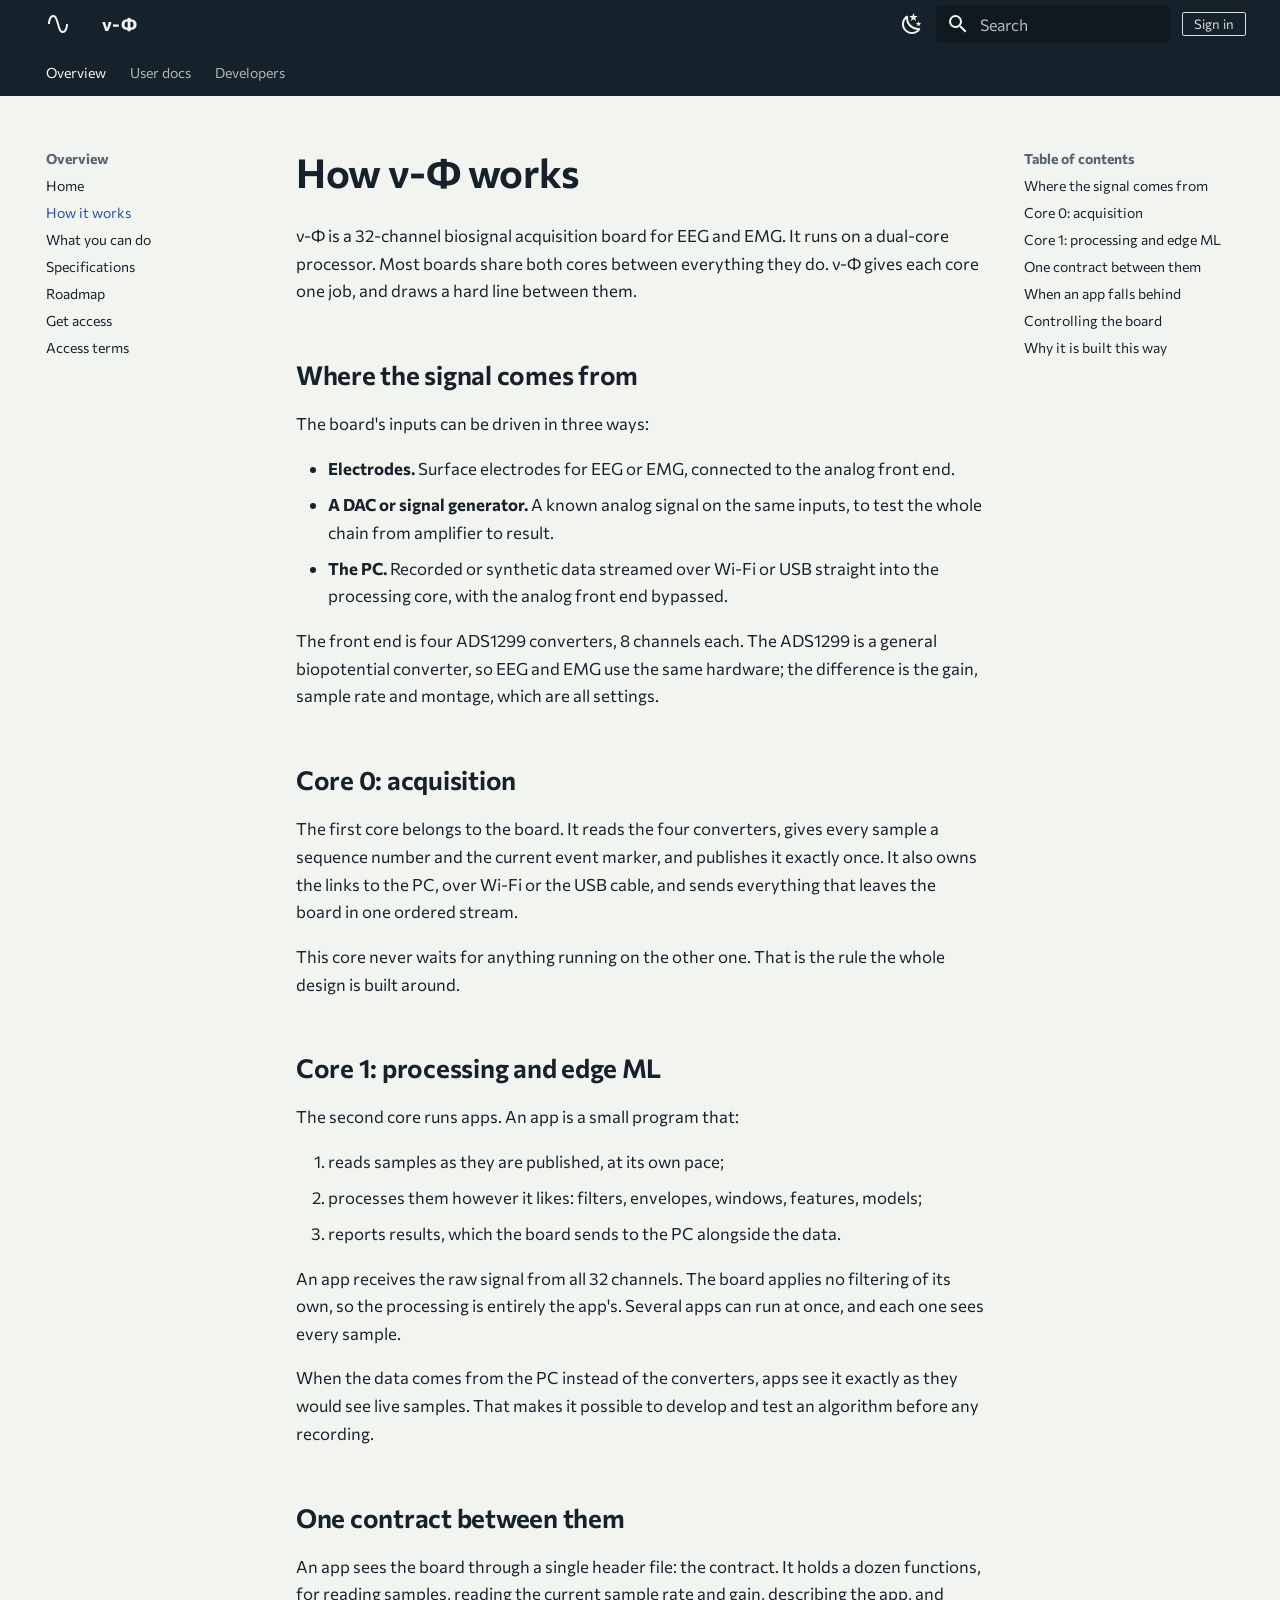
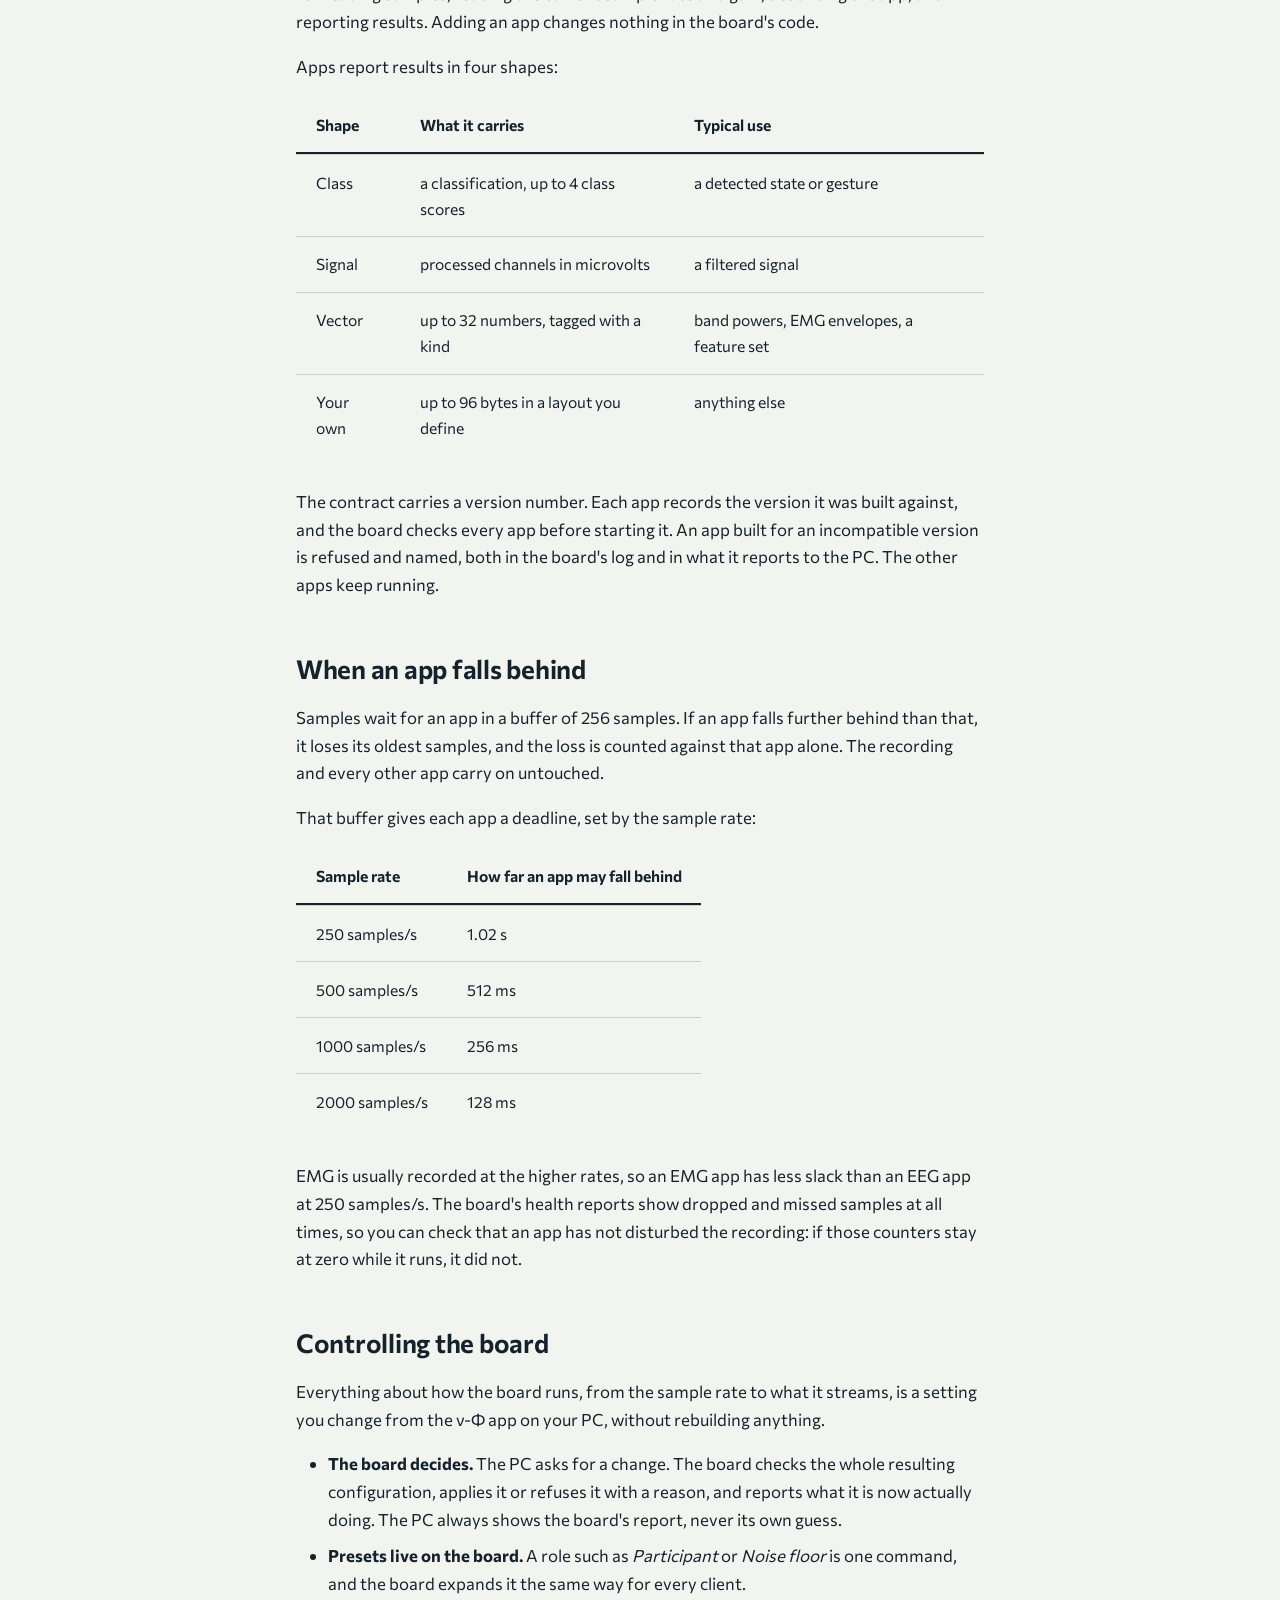
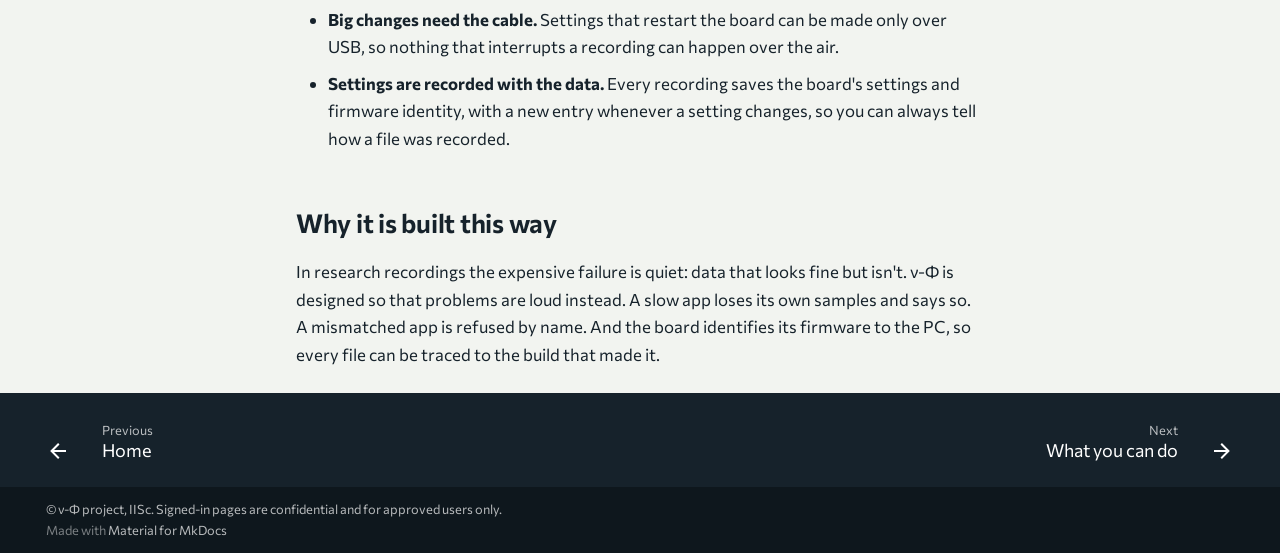
<file: how-it-works/index.html>
<!doctype html>
<html lang="en" class="no-js">
  <head>
    
      <meta charset="utf-8">
      <meta name="viewport" content="width=device-width,initial-scale=1">
      
        <meta name="description" content="32-channel EEG and EMG acquisition board with on-board signal processing and edge ML.">
      
      
      
        <link rel="canonical" href="https://neuronicslab.github.io/nu-phi/how-it-works/">
      
      
        <link rel="prev" href="..">
      
      
        <link rel="next" href="../what-you-can-do/">
      
      
        
      
      
      <link rel="icon" href="../assets/images/favicon.png">
      <meta name="generator" content="mkdocs-1.6.1, mkdocs-material-9.7.7">
    
    
      
        <title>How ν-Φ works - ν-Φ</title>
      
    
    
      <link rel="stylesheet" href="../assets/stylesheets/main.ec1eaa64.min.css">
      
        
        <link rel="stylesheet" href="../assets/stylesheets/palette.ab4e12ef.min.css">
      
      


    
    
      
    
    
      
        
        
        <link rel="preconnect" href="https://fonts.gstatic.com" crossorigin>
        <link rel="stylesheet" href="https://fonts.googleapis.com/css?family=Commissioner:300,300i,400,400i,700,700i%7CJetBrains+Mono:400,400i,700,700i&display=fallback">
        <style>:root{--md-text-font:"Commissioner";--md-code-font:"JetBrains Mono"}</style>
      
    
    
      <link rel="stylesheet" href="../assets/css/nuphi.css">
    
    <script>__md_scope=new URL("..",location),__md_hash=e=>[...e].reduce(((e,_)=>(e<<5)-e+_.charCodeAt(0)),0),__md_get=(e,_=localStorage,t=__md_scope)=>JSON.parse(_.getItem(t.pathname+"."+e)),__md_set=(e,_,t=localStorage,a=__md_scope)=>{try{t.setItem(a.pathname+"."+e,JSON.stringify(_))}catch(e){}}</script>
    
      

    
    
  <meta name="robots" content="index,follow">

  </head>
  
  
    
    
      
    
    
    
    
    <body dir="ltr" data-md-color-scheme="nuphi-paper" data-md-color-primary="indigo" data-md-color-accent="indigo">
  
    
    <input class="md-toggle" data-md-toggle="drawer" type="checkbox" id="__drawer" autocomplete="off">
    <input class="md-toggle" data-md-toggle="search" type="checkbox" id="__search" autocomplete="off">
    <label class="md-overlay" for="__drawer"></label>
    <div data-md-component="skip">
      
        
        <a href="#how-ν-φ-works" class="md-skip">
          Skip to content
        </a>
      
    </div>
    <div data-md-component="announce">
      
    </div>
    
    
      

<header class="md-header" data-md-component="header">
  <nav class="md-header__inner md-grid" aria-label="Header">
    <a href=".." title="ν-Φ" class="md-header__button md-logo" aria-label="ν-Φ" data-md-component="logo">
      
  
  <svg xmlns="http://www.w3.org/2000/svg" viewBox="0 0 24 24"><path d="M16.5 21c-3 0-4.19-4.24-5.45-8.72C10.14 9.04 9 5 7.5 5 4.11 5 4 11.93 4 12H2c0-.37.06-9 5.5-9 3 0 4.21 4.25 5.47 8.74C13.83 14.8 15 19 16.5 19c3.44 0 3.53-6.93 3.53-7h2c0 .37-.06 9-5.53 9"/></svg>

    </a>
    <label class="md-header__button md-icon" for="__drawer">
      
      <svg xmlns="http://www.w3.org/2000/svg" viewBox="0 0 24 24"><path d="M3 6h18v2H3zm0 5h18v2H3zm0 5h18v2H3z"/></svg>
    </label>
    <div class="md-header__title" data-md-component="header-title">
      <div class="md-header__ellipsis">
        <div class="md-header__topic">
          <span class="md-ellipsis">
            ν-Φ
          </span>
        </div>
        <div class="md-header__topic" data-md-component="header-topic">
          <span class="md-ellipsis">
            
              How ν-Φ works
            
          </span>
        </div>
      </div>
    </div>
    
      
        <form class="md-header__option" data-md-component="palette">
  
    
    
    
    <input class="md-option" data-md-color-media="(prefers-color-scheme: light)" data-md-color-scheme="nuphi-paper" data-md-color-primary="indigo" data-md-color-accent="indigo"  aria-label="Dark theme"  type="radio" name="__palette" id="__palette_0">
    
      <label class="md-header__button md-icon" title="Dark theme" for="__palette_1" hidden>
        <svg xmlns="http://www.w3.org/2000/svg" viewBox="0 0 24 24"><path d="m17.75 4.09-2.53 1.94.91 3.06-2.63-1.81-2.63 1.81.91-3.06-2.53-1.94L12.44 4l1.06-3 1.06 3zm3.5 6.91-1.64 1.25.59 1.98-1.7-1.17-1.7 1.17.59-1.98L15.75 11l2.06-.05L18.5 9l.69 1.95zm-2.28 4.95c.83-.08 1.72 1.1 1.19 1.85-.32.45-.66.87-1.08 1.27C15.17 23 8.84 23 4.94 19.07c-3.91-3.9-3.91-10.24 0-14.14.4-.4.82-.76 1.27-1.08.75-.53 1.93.36 1.85 1.19-.27 2.86.69 5.83 2.89 8.02a9.96 9.96 0 0 0 8.02 2.89m-1.64 2.02a12.08 12.08 0 0 1-7.8-3.47c-2.17-2.19-3.33-5-3.49-7.82-2.81 3.14-2.7 7.96.31 10.98 3.02 3.01 7.84 3.12 10.98.31"/></svg>
      </label>
    
  
    
    
    
    <input class="md-option" data-md-color-media="(prefers-color-scheme: dark)" data-md-color-scheme="nuphi-slate" data-md-color-primary="indigo" data-md-color-accent="indigo"  aria-label="Light theme"  type="radio" name="__palette" id="__palette_1">
    
      <label class="md-header__button md-icon" title="Light theme" for="__palette_0" hidden>
        <svg xmlns="http://www.w3.org/2000/svg" viewBox="0 0 24 24"><path d="M12 7a5 5 0 0 1 5 5 5 5 0 0 1-5 5 5 5 0 0 1-5-5 5 5 0 0 1 5-5m0 2a3 3 0 0 0-3 3 3 3 0 0 0 3 3 3 3 0 0 0 3-3 3 3 0 0 0-3-3m0-7 2.39 3.42C13.65 5.15 12.84 5 12 5s-1.65.15-2.39.42zM3.34 7l4.16-.35A7.2 7.2 0 0 0 5.94 8.5c-.44.74-.69 1.5-.83 2.29zm.02 10 1.76-3.77a7.131 7.131 0 0 0 2.38 4.14zM20.65 7l-1.77 3.79a7.02 7.02 0 0 0-2.38-4.15zm-.01 10-4.14.36c.59-.51 1.12-1.14 1.54-1.86.42-.73.69-1.5.83-2.29zM12 22l-2.41-3.44c.74.27 1.55.44 2.41.44.82 0 1.63-.17 2.37-.44z"/></svg>
      </label>
    
  
</form>
      
    
    
      <script>var palette=__md_get("__palette");if(palette&&palette.color){if("(prefers-color-scheme)"===palette.color.media){var media=matchMedia("(prefers-color-scheme: light)"),input=document.querySelector(media.matches?"[data-md-color-media='(prefers-color-scheme: light)']":"[data-md-color-media='(prefers-color-scheme: dark)']");palette.color.media=input.getAttribute("data-md-color-media"),palette.color.scheme=input.getAttribute("data-md-color-scheme"),palette.color.primary=input.getAttribute("data-md-color-primary"),palette.color.accent=input.getAttribute("data-md-color-accent")}for(var[key,value]of Object.entries(palette.color))document.body.setAttribute("data-md-color-"+key,value)}</script>
    
    
    
      
      
        <label class="md-header__button md-icon" for="__search">
          
          <svg xmlns="http://www.w3.org/2000/svg" viewBox="0 0 24 24"><path d="M9.5 3A6.5 6.5 0 0 1 16 9.5c0 1.61-.59 3.09-1.56 4.23l.27.27h.79l5 5-1.5 1.5-5-5v-.79l-.27-.27A6.52 6.52 0 0 1 9.5 16 6.5 6.5 0 0 1 3 9.5 6.5 6.5 0 0 1 9.5 3m0 2C7 5 5 7 5 9.5S7 14 9.5 14 14 12 14 9.5 12 5 9.5 5"/></svg>
        </label>
        <div class="md-search" data-md-component="search" role="dialog">
  <label class="md-search__overlay" for="__search"></label>
  <div class="md-search__inner" role="search">
    <form class="md-search__form" name="search">
      <input type="text" class="md-search__input" name="query" aria-label="Search" placeholder="Search" autocapitalize="off" autocorrect="off" autocomplete="off" spellcheck="false" data-md-component="search-query" required>
      <label class="md-search__icon md-icon" for="__search">
        
        <svg xmlns="http://www.w3.org/2000/svg" viewBox="0 0 24 24"><path d="M9.5 3A6.5 6.5 0 0 1 16 9.5c0 1.61-.59 3.09-1.56 4.23l.27.27h.79l5 5-1.5 1.5-5-5v-.79l-.27-.27A6.52 6.52 0 0 1 9.5 16 6.5 6.5 0 0 1 3 9.5 6.5 6.5 0 0 1 9.5 3m0 2C7 5 5 7 5 9.5S7 14 9.5 14 14 12 14 9.5 12 5 9.5 5"/></svg>
        
        <svg xmlns="http://www.w3.org/2000/svg" viewBox="0 0 24 24"><path d="M20 11v2H8l5.5 5.5-1.42 1.42L4.16 12l7.92-7.92L13.5 5.5 8 11z"/></svg>
      </label>
      <nav class="md-search__options" aria-label="Search">
        
        <button type="reset" class="md-search__icon md-icon" title="Clear" aria-label="Clear" tabindex="-1">
          
          <svg xmlns="http://www.w3.org/2000/svg" viewBox="0 0 24 24"><path d="M19 6.41 17.59 5 12 10.59 6.41 5 5 6.41 10.59 12 5 17.59 6.41 19 12 13.41 17.59 19 19 17.59 13.41 12z"/></svg>
        </button>
      </nav>
      
    </form>
    <div class="md-search__output">
      <div class="md-search__scrollwrap" tabindex="0" data-md-scrollfix>
        <div class="md-search-result" data-md-component="search-result">
          <div class="md-search-result__meta">
            Initializing search
          </div>
          <ol class="md-search-result__list" role="presentation"></ol>
        </div>
      </div>
    </div>
  </div>
</div>
      
    
    
  </nav>
  
</header>
    
    <div class="md-container" data-md-component="container">
      
      
        
          
            
<nav class="md-tabs" aria-label="Tabs" data-md-component="tabs">
  <div class="md-grid">
    <ul class="md-tabs__list">
      
        
  
  
  
    
  
  
    
    
      <li class="md-tabs__item md-tabs__item--active">
        <a href=".." class="md-tabs__link">
          
  
  
  Overview

        </a>
      </li>
    
  

      
        
  
  
  
  
    
    
      <li class="md-tabs__item">
        <a href="../docs/" class="md-tabs__link">
          
  
  
  User docs

        </a>
      </li>
    
  

      
        
  
  
  
  
    
    
      <li class="md-tabs__item">
        <a href="../dev/" class="md-tabs__link">
          
  
  
  Developers

        </a>
      </li>
    
  

      
    </ul>
  </div>
</nav>
          
        
      
      <main class="md-main" data-md-component="main">
        <div class="md-main__inner md-grid">
          
            
              
              <div class="md-sidebar md-sidebar--primary" data-md-component="sidebar" data-md-type="navigation" >
                <div class="md-sidebar__scrollwrap">
                  <div class="md-sidebar__inner">
                    


  


<nav class="md-nav md-nav--primary md-nav--lifted" aria-label="Navigation" data-md-level="0">
  <label class="md-nav__title" for="__drawer">
    <a href=".." title="ν-Φ" class="md-nav__button md-logo" aria-label="ν-Φ" data-md-component="logo">
      
  
  <svg xmlns="http://www.w3.org/2000/svg" viewBox="0 0 24 24"><path d="M16.5 21c-3 0-4.19-4.24-5.45-8.72C10.14 9.04 9 5 7.5 5 4.11 5 4 11.93 4 12H2c0-.37.06-9 5.5-9 3 0 4.21 4.25 5.47 8.74C13.83 14.8 15 19 16.5 19c3.44 0 3.53-6.93 3.53-7h2c0 .37-.06 9-5.53 9"/></svg>

    </a>
    ν-Φ
  </label>
  
  <ul class="md-nav__list" data-md-scrollfix>
    
      
      
  
  
    
  
  
  
    
    
    
    
      
        
        
      
      
        
      
    
    
    <li class="md-nav__item md-nav__item--active md-nav__item--section md-nav__item--nested">
      
        
        
        <input class="md-nav__toggle md-toggle " type="checkbox" id="__nav_1" checked>
        
          
          <label class="md-nav__link" for="__nav_1" id="__nav_1_label" tabindex="">
            
  
  
  <span class="md-ellipsis">
    
  
    Overview
  

    
  </span>
  
  

            <span class="md-nav__icon md-icon"></span>
          </label>
        
        <nav class="md-nav" data-md-level="1" aria-labelledby="__nav_1_label" aria-expanded="true">
          <label class="md-nav__title" for="__nav_1">
            <span class="md-nav__icon md-icon"></span>
            
  
    Overview
  

          </label>
          <ul class="md-nav__list" data-md-scrollfix>
            
              
                
  
  
  
  
    <li class="md-nav__item">
      <a href=".." class="md-nav__link">
        
  
  
  <span class="md-ellipsis">
    
  
    Home
  

    
  </span>
  
  

      </a>
    </li>
  

              
            
              
                
  
  
    
  
  
  
    <li class="md-nav__item md-nav__item--active">
      
      <input class="md-nav__toggle md-toggle" type="checkbox" id="__toc">
      
      
        
      
      
        <label class="md-nav__link md-nav__link--active" for="__toc">
          
  
  
  <span class="md-ellipsis">
    
  
    How it works
  

    
  </span>
  
  

          <span class="md-nav__icon md-icon"></span>
        </label>
      
      <a href="./" class="md-nav__link md-nav__link--active">
        
  
  
  <span class="md-ellipsis">
    
  
    How it works
  

    
  </span>
  
  

      </a>
      
        

<nav class="md-nav md-nav--secondary" aria-label="Table of contents">
  
  
  
    
  
  
    <label class="md-nav__title" for="__toc">
      <span class="md-nav__icon md-icon"></span>
      Table of contents
    </label>
    <ul class="md-nav__list" data-md-component="toc" data-md-scrollfix>
      
        <li class="md-nav__item">
  <a href="#where-the-signal-comes-from" class="md-nav__link">
    <span class="md-ellipsis">
      
        Where the signal comes from
      
    </span>
  </a>
  
</li>
      
        <li class="md-nav__item">
  <a href="#core-0-acquisition" class="md-nav__link">
    <span class="md-ellipsis">
      
        Core 0: acquisition
      
    </span>
  </a>
  
</li>
      
        <li class="md-nav__item">
  <a href="#core-1-processing-and-edge-ml" class="md-nav__link">
    <span class="md-ellipsis">
      
        Core 1: processing and edge ML
      
    </span>
  </a>
  
</li>
      
        <li class="md-nav__item">
  <a href="#one-contract-between-them" class="md-nav__link">
    <span class="md-ellipsis">
      
        One contract between them
      
    </span>
  </a>
  
</li>
      
        <li class="md-nav__item">
  <a href="#when-an-app-falls-behind" class="md-nav__link">
    <span class="md-ellipsis">
      
        When an app falls behind
      
    </span>
  </a>
  
</li>
      
        <li class="md-nav__item">
  <a href="#controlling-the-board" class="md-nav__link">
    <span class="md-ellipsis">
      
        Controlling the board
      
    </span>
  </a>
  
</li>
      
        <li class="md-nav__item">
  <a href="#why-it-is-built-this-way" class="md-nav__link">
    <span class="md-ellipsis">
      
        Why it is built this way
      
    </span>
  </a>
  
</li>
      
    </ul>
  
</nav>
      
    </li>
  

              
            
              
                
  
  
  
  
    <li class="md-nav__item">
      <a href="../what-you-can-do/" class="md-nav__link">
        
  
  
  <span class="md-ellipsis">
    
  
    What you can do
  

    
  </span>
  
  

      </a>
    </li>
  

              
            
              
                
  
  
  
  
    <li class="md-nav__item">
      <a href="../specifications/" class="md-nav__link">
        
  
  
  <span class="md-ellipsis">
    
  
    Specifications
  

    
  </span>
  
  

      </a>
    </li>
  

              
            
              
                
  
  
  
  
    <li class="md-nav__item">
      <a href="../roadmap/" class="md-nav__link">
        
  
  
  <span class="md-ellipsis">
    
  
    Roadmap
  

    
  </span>
  
  

      </a>
    </li>
  

              
            
              
                
  
  
  
  
    <li class="md-nav__item">
      <a href="../get-access/" class="md-nav__link">
        
  
  
  <span class="md-ellipsis">
    
  
    Get access
  

    
  </span>
  
  

      </a>
    </li>
  

              
            
              
                
  
  
  
  
    <li class="md-nav__item">
      <a href="../terms/" class="md-nav__link">
        
  
  
  <span class="md-ellipsis">
    
  
    Access terms
  

    
  </span>
  
  

      </a>
    </li>
  

              
            
          </ul>
        </nav>
      
    </li>
  

    
      
      
  
  
  
  
    
    
    
    
      
      
        
      
    
    
    <li class="md-nav__item md-nav__item--nested">
      
        
        
        <input class="md-nav__toggle md-toggle " type="checkbox" id="__nav_2" >
        
          
          <label class="md-nav__link" for="__nav_2" id="__nav_2_label" tabindex="0">
            
  
  
  <span class="md-ellipsis">
    
  
    User docs
  

    
  </span>
  
  

            <span class="md-nav__icon md-icon"></span>
          </label>
        
        <nav class="md-nav" data-md-level="1" aria-labelledby="__nav_2_label" aria-expanded="false">
          <label class="md-nav__title" for="__nav_2">
            <span class="md-nav__icon md-icon"></span>
            
  
    User docs
  

          </label>
          <ul class="md-nav__list" data-md-scrollfix>
            
              
                
  
  
  
  
    <li class="md-nav__item">
      <a href="../docs/" class="md-nav__link">
        
  
  
  <span class="md-ellipsis">
    
  
    User docs
  

    
  </span>
  
  

      </a>
    </li>
  

              
            
              
                
  
  
  
  
    <li class="md-nav__item">
      <a href="../docs/user-guide/" class="md-nav__link">
        
  
  
  <span class="md-ellipsis">
    
  
    Operating guide
  

    
  </span>
  
  

      </a>
    </li>
  

              
            
              
                
  
  
  
  
    <li class="md-nav__item">
      <a href="../docs/troubleshooting/" class="md-nav__link">
        
  
  
  <span class="md-ellipsis">
    
  
    Troubleshooting
  

    
  </span>
  
  

      </a>
    </li>
  

              
            
          </ul>
        </nav>
      
    </li>
  

    
      
      
  
  
  
  
    
    
    
    
      
      
        
      
    
    
    <li class="md-nav__item md-nav__item--nested">
      
        
        
        <input class="md-nav__toggle md-toggle " type="checkbox" id="__nav_3" >
        
          
          <label class="md-nav__link" for="__nav_3" id="__nav_3_label" tabindex="0">
            
  
  
  <span class="md-ellipsis">
    
  
    Developers
  

    
  </span>
  
  

            <span class="md-nav__icon md-icon"></span>
          </label>
        
        <nav class="md-nav" data-md-level="1" aria-labelledby="__nav_3_label" aria-expanded="false">
          <label class="md-nav__title" for="__nav_3">
            <span class="md-nav__icon md-icon"></span>
            
  
    Developers
  

          </label>
          <ul class="md-nav__list" data-md-scrollfix>
            
              
                
  
  
  
  
    <li class="md-nav__item">
      <a href="../dev/" class="md-nav__link">
        
  
  
  <span class="md-ellipsis">
    
  
    Developers
  

    
  </span>
  
  

      </a>
    </li>
  

              
            
              
                
  
  
  
  
    <li class="md-nav__item">
      <a href="../dev/developer-wiki/" class="md-nav__link">
        
  
  
  <span class="md-ellipsis">
    
  
    Developer wiki
  

    
  </span>
  
  

      </a>
    </li>
  

              
            
          </ul>
        </nav>
      
    </li>
  

    
  </ul>
</nav>
                  </div>
                </div>
              </div>
            
            
              
              <div class="md-sidebar md-sidebar--secondary" data-md-component="sidebar" data-md-type="toc" >
                <div class="md-sidebar__scrollwrap">
                  <div class="md-sidebar__inner">
                    

<nav class="md-nav md-nav--secondary" aria-label="Table of contents">
  
  
  
    
  
  
    <label class="md-nav__title" for="__toc">
      <span class="md-nav__icon md-icon"></span>
      Table of contents
    </label>
    <ul class="md-nav__list" data-md-component="toc" data-md-scrollfix>
      
        <li class="md-nav__item">
  <a href="#where-the-signal-comes-from" class="md-nav__link">
    <span class="md-ellipsis">
      
        Where the signal comes from
      
    </span>
  </a>
  
</li>
      
        <li class="md-nav__item">
  <a href="#core-0-acquisition" class="md-nav__link">
    <span class="md-ellipsis">
      
        Core 0: acquisition
      
    </span>
  </a>
  
</li>
      
        <li class="md-nav__item">
  <a href="#core-1-processing-and-edge-ml" class="md-nav__link">
    <span class="md-ellipsis">
      
        Core 1: processing and edge ML
      
    </span>
  </a>
  
</li>
      
        <li class="md-nav__item">
  <a href="#one-contract-between-them" class="md-nav__link">
    <span class="md-ellipsis">
      
        One contract between them
      
    </span>
  </a>
  
</li>
      
        <li class="md-nav__item">
  <a href="#when-an-app-falls-behind" class="md-nav__link">
    <span class="md-ellipsis">
      
        When an app falls behind
      
    </span>
  </a>
  
</li>
      
        <li class="md-nav__item">
  <a href="#controlling-the-board" class="md-nav__link">
    <span class="md-ellipsis">
      
        Controlling the board
      
    </span>
  </a>
  
</li>
      
        <li class="md-nav__item">
  <a href="#why-it-is-built-this-way" class="md-nav__link">
    <span class="md-ellipsis">
      
        Why it is built this way
      
    </span>
  </a>
  
</li>
      
    </ul>
  
</nav>
                  </div>
                </div>
              </div>
            
          
          
            <div class="md-content" data-md-component="content">
              
              <article class="md-content__inner md-typeset">
                
                  



<h1 id="how-ν-φ-works">How ν-Φ works<a class="headerlink" href="#how-ν-φ-works" title="Permanent link">&para;</a></h1>
<p>ν-Φ is a 32-channel biosignal acquisition board for EEG and EMG. It runs on a dual-core processor. Most boards share both cores between everything they do. ν-Φ gives each core one job, and draws a hard line between them.</p>
<h2 id="where-the-signal-comes-from">Where the signal comes from<a class="headerlink" href="#where-the-signal-comes-from" title="Permanent link">&para;</a></h2>
<p>The board's inputs can be driven in three ways:</p>
<ul>
<li><strong>Electrodes.</strong> Surface electrodes for EEG or EMG, connected to the analog front end.</li>
<li><strong>A DAC or signal generator.</strong> A known analog signal on the same inputs, to test the whole chain from amplifier to result.</li>
<li><strong>The PC.</strong> Recorded or synthetic data streamed over Wi-Fi or USB straight into the processing core, with the analog front end bypassed.</li>
</ul>
<p>The front end is four ADS1299 converters, 8 channels each. The ADS1299 is a general biopotential converter, so EEG and EMG use the same hardware; the difference is the gain, sample rate and montage, which are all settings.</p>
<h2 id="core-0-acquisition">Core 0: acquisition<a class="headerlink" href="#core-0-acquisition" title="Permanent link">&para;</a></h2>
<p>The first core belongs to the board. It reads the four converters, gives every sample a sequence number and the current event marker, and publishes it exactly once. It also owns the links to the PC, over Wi-Fi or the USB cable, and sends everything that leaves the board in one ordered stream.</p>
<p>This core never waits for anything running on the other one. That is the rule the whole design is built around.</p>
<h2 id="core-1-processing-and-edge-ml">Core 1: processing and edge ML<a class="headerlink" href="#core-1-processing-and-edge-ml" title="Permanent link">&para;</a></h2>
<p>The second core runs apps. An app is a small program that:</p>
<ol>
<li>reads samples as they are published, at its own pace;</li>
<li>processes them however it likes: filters, envelopes, windows, features, models;</li>
<li>reports results, which the board sends to the PC alongside the data.</li>
</ol>
<p>An app receives the raw signal from all 32 channels. The board applies no filtering of its own, so the processing is entirely the app's. Several apps can run at once, and each one sees every sample.</p>
<p>When the data comes from the PC instead of the converters, apps see it exactly as they would see live samples. That makes it possible to develop and test an algorithm before any recording.</p>
<h2 id="one-contract-between-them">One contract between them<a class="headerlink" href="#one-contract-between-them" title="Permanent link">&para;</a></h2>
<p>An app sees the board through a single header file: the contract. It holds a dozen functions, for reading samples, reading the current sample rate and gain, describing the app, and reporting results. Adding an app changes nothing in the board's code.</p>
<p>Apps report results in four shapes:</p>
<table>
<thead>
<tr>
<th>Shape</th>
<th>What it carries</th>
<th>Typical use</th>
</tr>
</thead>
<tbody>
<tr>
<td>Class</td>
<td>a classification, up to 4 class scores</td>
<td>a detected state or gesture</td>
</tr>
<tr>
<td>Signal</td>
<td>processed channels in microvolts</td>
<td>a filtered signal</td>
</tr>
<tr>
<td>Vector</td>
<td>up to 32 numbers, tagged with a kind</td>
<td>band powers, EMG envelopes, a feature set</td>
</tr>
<tr>
<td>Your own</td>
<td>up to 96 bytes in a layout you define</td>
<td>anything else</td>
</tr>
</tbody>
</table>
<p>The contract carries a version number. Each app records the version it was built against, and the board checks every app before starting it. An app built for an incompatible version is refused and named, both in the board's log and in what it reports to the PC. The other apps keep running.</p>
<h2 id="when-an-app-falls-behind">When an app falls behind<a class="headerlink" href="#when-an-app-falls-behind" title="Permanent link">&para;</a></h2>
<p>Samples wait for an app in a buffer of 256 samples. If an app falls further behind than that, it loses its oldest samples, and the loss is counted against that app alone. The recording and every other app carry on untouched.</p>
<p>That buffer gives each app a deadline, set by the sample rate:</p>
<table>
<thead>
<tr>
<th>Sample rate</th>
<th>How far an app may fall behind</th>
</tr>
</thead>
<tbody>
<tr>
<td>250 samples/s</td>
<td>1.02 s</td>
</tr>
<tr>
<td>500 samples/s</td>
<td>512 ms</td>
</tr>
<tr>
<td>1000 samples/s</td>
<td>256 ms</td>
</tr>
<tr>
<td>2000 samples/s</td>
<td>128 ms</td>
</tr>
</tbody>
</table>
<p>EMG is usually recorded at the higher rates, so an EMG app has less slack than an EEG app at 250 samples/s. The board's health reports show dropped and missed samples at all times, so you can check that an app has not disturbed the recording: if those counters stay at zero while it runs, it did not.</p>
<h2 id="controlling-the-board">Controlling the board<a class="headerlink" href="#controlling-the-board" title="Permanent link">&para;</a></h2>
<p>Everything about how the board runs, from the sample rate to what it streams, is a setting you change from the ν-Φ app on your PC, without rebuilding anything.</p>
<ul>
<li><strong>The board decides.</strong> The PC asks for a change. The board checks the whole resulting configuration, applies it or refuses it with a reason, and reports what it is now actually doing. The PC always shows the board's report, never its own guess.</li>
<li><strong>Presets live on the board.</strong> A role such as <em>Participant</em> or <em>Noise floor</em> is one command, and the board expands it the same way for every client.</li>
<li><strong>Big changes need the cable.</strong> Settings that restart the board can be made only over USB, so nothing that interrupts a recording can happen over the air.</li>
<li><strong>Settings are recorded with the data.</strong> Every recording saves the board's settings and firmware identity, with a new entry whenever a setting changes, so you can always tell how a file was recorded.</li>
</ul>
<h2 id="why-it-is-built-this-way">Why it is built this way<a class="headerlink" href="#why-it-is-built-this-way" title="Permanent link">&para;</a></h2>
<p>In research recordings the expensive failure is quiet: data that looks fine but isn't. ν-Φ is designed so that problems are loud instead. A slow app loses its own samples and says so. A mismatched app is refused by name. And the board identifies its firmware to the PC, so every file can be traced to the build that made it.</p>







  
  






                
              </article>
            </div>
          
          
<script>var target=document.getElementById(location.hash.slice(1));target&&target.name&&(target.checked=target.name.startsWith("__tabbed_"))</script>
        </div>
        
          <button type="button" class="md-top md-icon" data-md-component="top" hidden>
  
  <svg xmlns="http://www.w3.org/2000/svg" viewBox="0 0 24 24"><path d="M13 20h-2V8l-5.5 5.5-1.42-1.42L12 4.16l7.92 7.92-1.42 1.42L13 8z"/></svg>
  Back to top
</button>
        
      </main>
      
        <footer class="md-footer">
  
    
      
      <nav class="md-footer__inner md-grid" aria-label="Footer" >
        
          
          <a href=".." class="md-footer__link md-footer__link--prev" aria-label="Previous: Home">
            <div class="md-footer__button md-icon">
              
              <svg xmlns="http://www.w3.org/2000/svg" viewBox="0 0 24 24"><path d="M20 11v2H8l5.5 5.5-1.42 1.42L4.16 12l7.92-7.92L13.5 5.5 8 11z"/></svg>
            </div>
            <div class="md-footer__title">
              <span class="md-footer__direction">
                Previous
              </span>
              <div class="md-ellipsis">
                Home
              </div>
            </div>
          </a>
        
        
          
          <a href="../what-you-can-do/" class="md-footer__link md-footer__link--next" aria-label="Next: What you can do">
            <div class="md-footer__title">
              <span class="md-footer__direction">
                Next
              </span>
              <div class="md-ellipsis">
                What you can do
              </div>
            </div>
            <div class="md-footer__button md-icon">
              
              <svg xmlns="http://www.w3.org/2000/svg" viewBox="0 0 24 24"><path d="M4 11v2h12l-5.5 5.5 1.42 1.42L19.84 12l-7.92-7.92L10.5 5.5 16 11z"/></svg>
            </div>
          </a>
        
      </nav>
    
  
  <div class="md-footer-meta md-typeset">
    <div class="md-footer-meta__inner md-grid">
      <div class="md-copyright">
  
    <div class="md-copyright__highlight">
      © ν-Φ project, IISc. Signed-in pages are confidential and for approved users only.
    </div>
  
  
    Made with
    <a href="https://squidfunk.github.io/mkdocs-material/" target="_blank" rel="noopener">
      Material for MkDocs
    </a>
  
</div>
      
    </div>
  </div>
</footer>
      
    </div>
    <div class="md-dialog" data-md-component="dialog">
      <div class="md-dialog__inner md-typeset"></div>
    </div>
    
    
    
      
      
      <script id="__config" type="application/json">{"annotate": null, "base": "..", "features": ["navigation.tabs", "navigation.sections", "navigation.top", "navigation.footer", "search.highlight", "content.code.copy"], "search": "../assets/javascripts/workers/search.2c215733.min.js", "tags": null, "translations": {"clipboard.copied": "Copied to clipboard", "clipboard.copy": "Copy to clipboard", "search.result.more.one": "1 more on this page", "search.result.more.other": "# more on this page", "search.result.none": "No matching documents", "search.result.one": "1 matching document", "search.result.other": "# matching documents", "search.result.placeholder": "Type to start searching", "search.result.term.missing": "Missing", "select.version": "Select version"}, "version": null}</script>
    
    
      <script src="../assets/javascripts/bundle.d7400e89.min.js"></script>
      
        <script src="../assets/js/nuphi-auth.js"></script>
      
    
  </body>
</html>
</file>
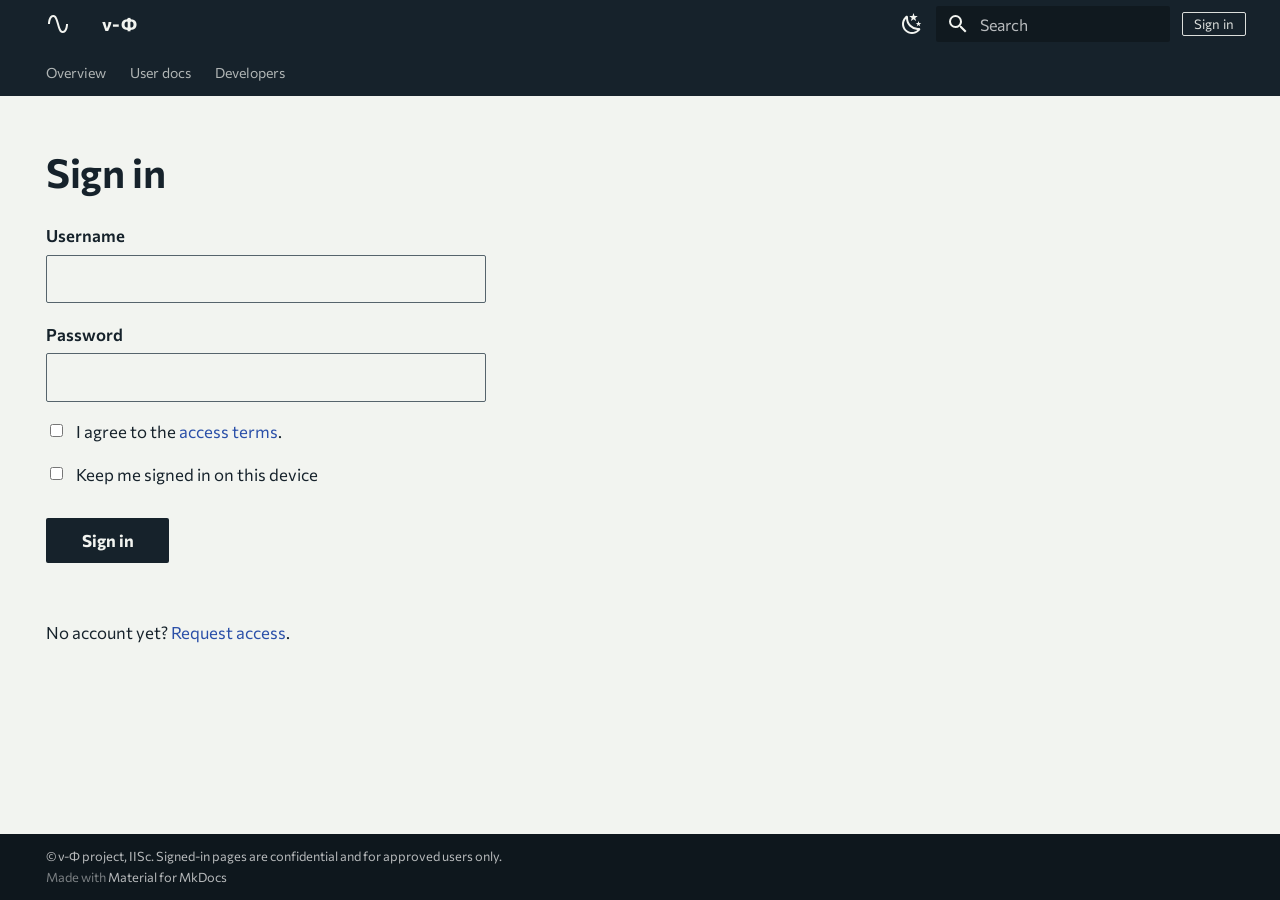
<file: login/index.html>
<!doctype html>
<html lang="en" class="no-js">
  <head>
    
      <meta charset="utf-8">
      <meta name="viewport" content="width=device-width,initial-scale=1">
      
        <meta name="description" content="32-channel EEG and EMG acquisition board with on-board signal processing and edge ML.">
      
      
      
        <link rel="canonical" href="https://neuronicslab.github.io/nu-phi/login/">
      
      
      
      
        
      
      
      <link rel="icon" href="../assets/images/favicon.png">
      <meta name="generator" content="mkdocs-1.6.1, mkdocs-material-9.7.7">
    
    
      
        <title>Sign in - ν-Φ</title>
      
    
    
      <link rel="stylesheet" href="../assets/stylesheets/main.ec1eaa64.min.css">
      
        
        <link rel="stylesheet" href="../assets/stylesheets/palette.ab4e12ef.min.css">
      
      


    
    
      
    
    
      
        
        
        <link rel="preconnect" href="https://fonts.gstatic.com" crossorigin>
        <link rel="stylesheet" href="https://fonts.googleapis.com/css?family=Commissioner:300,300i,400,400i,700,700i%7CJetBrains+Mono:400,400i,700,700i&display=fallback">
        <style>:root{--md-text-font:"Commissioner";--md-code-font:"JetBrains Mono"}</style>
      
    
    
      <link rel="stylesheet" href="../assets/css/nuphi.css">
    
    <script>__md_scope=new URL("..",location),__md_hash=e=>[...e].reduce(((e,_)=>(e<<5)-e+_.charCodeAt(0)),0),__md_get=(e,_=localStorage,t=__md_scope)=>JSON.parse(_.getItem(t.pathname+"."+e)),__md_set=(e,_,t=localStorage,a=__md_scope)=>{try{t.setItem(a.pathname+"."+e,JSON.stringify(_))}catch(e){}}</script>
    
      

    
    
  <meta name="robots" content="index,follow">

  </head>
  
  
    
    
      
    
    
    
    
    <body dir="ltr" data-md-color-scheme="nuphi-paper" data-md-color-primary="indigo" data-md-color-accent="indigo">
  
    
    <input class="md-toggle" data-md-toggle="drawer" type="checkbox" id="__drawer" autocomplete="off">
    <input class="md-toggle" data-md-toggle="search" type="checkbox" id="__search" autocomplete="off">
    <label class="md-overlay" for="__drawer"></label>
    <div data-md-component="skip">
      
        
        <a href="#sign-in" class="md-skip">
          Skip to content
        </a>
      
    </div>
    <div data-md-component="announce">
      
    </div>
    
    
      

<header class="md-header" data-md-component="header">
  <nav class="md-header__inner md-grid" aria-label="Header">
    <a href=".." title="ν-Φ" class="md-header__button md-logo" aria-label="ν-Φ" data-md-component="logo">
      
  
  <svg xmlns="http://www.w3.org/2000/svg" viewBox="0 0 24 24"><path d="M16.5 21c-3 0-4.19-4.24-5.45-8.72C10.14 9.04 9 5 7.5 5 4.11 5 4 11.93 4 12H2c0-.37.06-9 5.5-9 3 0 4.21 4.25 5.47 8.74C13.83 14.8 15 19 16.5 19c3.44 0 3.53-6.93 3.53-7h2c0 .37-.06 9-5.53 9"/></svg>

    </a>
    <label class="md-header__button md-icon" for="__drawer">
      
      <svg xmlns="http://www.w3.org/2000/svg" viewBox="0 0 24 24"><path d="M3 6h18v2H3zm0 5h18v2H3zm0 5h18v2H3z"/></svg>
    </label>
    <div class="md-header__title" data-md-component="header-title">
      <div class="md-header__ellipsis">
        <div class="md-header__topic">
          <span class="md-ellipsis">
            ν-Φ
          </span>
        </div>
        <div class="md-header__topic" data-md-component="header-topic">
          <span class="md-ellipsis">
            
              Sign in
            
          </span>
        </div>
      </div>
    </div>
    
      
        <form class="md-header__option" data-md-component="palette">
  
    
    
    
    <input class="md-option" data-md-color-media="(prefers-color-scheme: light)" data-md-color-scheme="nuphi-paper" data-md-color-primary="indigo" data-md-color-accent="indigo"  aria-label="Dark theme"  type="radio" name="__palette" id="__palette_0">
    
      <label class="md-header__button md-icon" title="Dark theme" for="__palette_1" hidden>
        <svg xmlns="http://www.w3.org/2000/svg" viewBox="0 0 24 24"><path d="m17.75 4.09-2.53 1.94.91 3.06-2.63-1.81-2.63 1.81.91-3.06-2.53-1.94L12.44 4l1.06-3 1.06 3zm3.5 6.91-1.64 1.25.59 1.98-1.7-1.17-1.7 1.17.59-1.98L15.75 11l2.06-.05L18.5 9l.69 1.95zm-2.28 4.95c.83-.08 1.72 1.1 1.19 1.85-.32.45-.66.87-1.08 1.27C15.17 23 8.84 23 4.94 19.07c-3.91-3.9-3.91-10.24 0-14.14.4-.4.82-.76 1.27-1.08.75-.53 1.93.36 1.85 1.19-.27 2.86.69 5.83 2.89 8.02a9.96 9.96 0 0 0 8.02 2.89m-1.64 2.02a12.08 12.08 0 0 1-7.8-3.47c-2.17-2.19-3.33-5-3.49-7.82-2.81 3.14-2.7 7.96.31 10.98 3.02 3.01 7.84 3.12 10.98.31"/></svg>
      </label>
    
  
    
    
    
    <input class="md-option" data-md-color-media="(prefers-color-scheme: dark)" data-md-color-scheme="nuphi-slate" data-md-color-primary="indigo" data-md-color-accent="indigo"  aria-label="Light theme"  type="radio" name="__palette" id="__palette_1">
    
      <label class="md-header__button md-icon" title="Light theme" for="__palette_0" hidden>
        <svg xmlns="http://www.w3.org/2000/svg" viewBox="0 0 24 24"><path d="M12 7a5 5 0 0 1 5 5 5 5 0 0 1-5 5 5 5 0 0 1-5-5 5 5 0 0 1 5-5m0 2a3 3 0 0 0-3 3 3 3 0 0 0 3 3 3 3 0 0 0 3-3 3 3 0 0 0-3-3m0-7 2.39 3.42C13.65 5.15 12.84 5 12 5s-1.65.15-2.39.42zM3.34 7l4.16-.35A7.2 7.2 0 0 0 5.94 8.5c-.44.74-.69 1.5-.83 2.29zm.02 10 1.76-3.77a7.131 7.131 0 0 0 2.38 4.14zM20.65 7l-1.77 3.79a7.02 7.02 0 0 0-2.38-4.15zm-.01 10-4.14.36c.59-.51 1.12-1.14 1.54-1.86.42-.73.69-1.5.83-2.29zM12 22l-2.41-3.44c.74.27 1.55.44 2.41.44.82 0 1.63-.17 2.37-.44z"/></svg>
      </label>
    
  
</form>
      
    
    
      <script>var palette=__md_get("__palette");if(palette&&palette.color){if("(prefers-color-scheme)"===palette.color.media){var media=matchMedia("(prefers-color-scheme: light)"),input=document.querySelector(media.matches?"[data-md-color-media='(prefers-color-scheme: light)']":"[data-md-color-media='(prefers-color-scheme: dark)']");palette.color.media=input.getAttribute("data-md-color-media"),palette.color.scheme=input.getAttribute("data-md-color-scheme"),palette.color.primary=input.getAttribute("data-md-color-primary"),palette.color.accent=input.getAttribute("data-md-color-accent")}for(var[key,value]of Object.entries(palette.color))document.body.setAttribute("data-md-color-"+key,value)}</script>
    
    
    
      
      
        <label class="md-header__button md-icon" for="__search">
          
          <svg xmlns="http://www.w3.org/2000/svg" viewBox="0 0 24 24"><path d="M9.5 3A6.5 6.5 0 0 1 16 9.5c0 1.61-.59 3.09-1.56 4.23l.27.27h.79l5 5-1.5 1.5-5-5v-.79l-.27-.27A6.52 6.52 0 0 1 9.5 16 6.5 6.5 0 0 1 3 9.5 6.5 6.5 0 0 1 9.5 3m0 2C7 5 5 7 5 9.5S7 14 9.5 14 14 12 14 9.5 12 5 9.5 5"/></svg>
        </label>
        <div class="md-search" data-md-component="search" role="dialog">
  <label class="md-search__overlay" for="__search"></label>
  <div class="md-search__inner" role="search">
    <form class="md-search__form" name="search">
      <input type="text" class="md-search__input" name="query" aria-label="Search" placeholder="Search" autocapitalize="off" autocorrect="off" autocomplete="off" spellcheck="false" data-md-component="search-query" required>
      <label class="md-search__icon md-icon" for="__search">
        
        <svg xmlns="http://www.w3.org/2000/svg" viewBox="0 0 24 24"><path d="M9.5 3A6.5 6.5 0 0 1 16 9.5c0 1.61-.59 3.09-1.56 4.23l.27.27h.79l5 5-1.5 1.5-5-5v-.79l-.27-.27A6.52 6.52 0 0 1 9.5 16 6.5 6.5 0 0 1 3 9.5 6.5 6.5 0 0 1 9.5 3m0 2C7 5 5 7 5 9.5S7 14 9.5 14 14 12 14 9.5 12 5 9.5 5"/></svg>
        
        <svg xmlns="http://www.w3.org/2000/svg" viewBox="0 0 24 24"><path d="M20 11v2H8l5.5 5.5-1.42 1.42L4.16 12l7.92-7.92L13.5 5.5 8 11z"/></svg>
      </label>
      <nav class="md-search__options" aria-label="Search">
        
        <button type="reset" class="md-search__icon md-icon" title="Clear" aria-label="Clear" tabindex="-1">
          
          <svg xmlns="http://www.w3.org/2000/svg" viewBox="0 0 24 24"><path d="M19 6.41 17.59 5 12 10.59 6.41 5 5 6.41 10.59 12 5 17.59 6.41 19 12 13.41 17.59 19 19 17.59 13.41 12z"/></svg>
        </button>
      </nav>
      
    </form>
    <div class="md-search__output">
      <div class="md-search__scrollwrap" tabindex="0" data-md-scrollfix>
        <div class="md-search-result" data-md-component="search-result">
          <div class="md-search-result__meta">
            Initializing search
          </div>
          <ol class="md-search-result__list" role="presentation"></ol>
        </div>
      </div>
    </div>
  </div>
</div>
      
    
    
  </nav>
  
</header>
    
    <div class="md-container" data-md-component="container">
      
      
        
          
            
<nav class="md-tabs" aria-label="Tabs" data-md-component="tabs">
  <div class="md-grid">
    <ul class="md-tabs__list">
      
        
  
  
  
  
    
    
      <li class="md-tabs__item">
        <a href=".." class="md-tabs__link">
          
  
  
  Overview

        </a>
      </li>
    
  

      
        
  
  
  
  
    
    
      <li class="md-tabs__item">
        <a href="../docs/" class="md-tabs__link">
          
  
  
  User docs

        </a>
      </li>
    
  

      
        
  
  
  
  
    
    
      <li class="md-tabs__item">
        <a href="../dev/" class="md-tabs__link">
          
  
  
  Developers

        </a>
      </li>
    
  

      
    </ul>
  </div>
</nav>
          
        
      
      <main class="md-main" data-md-component="main">
        <div class="md-main__inner md-grid">
          
            
              
                
              
              <div class="md-sidebar md-sidebar--primary" data-md-component="sidebar" data-md-type="navigation" hidden>
                <div class="md-sidebar__scrollwrap">
                  <div class="md-sidebar__inner">
                    


  


<nav class="md-nav md-nav--primary md-nav--lifted" aria-label="Navigation" data-md-level="0">
  <label class="md-nav__title" for="__drawer">
    <a href=".." title="ν-Φ" class="md-nav__button md-logo" aria-label="ν-Φ" data-md-component="logo">
      
  
  <svg xmlns="http://www.w3.org/2000/svg" viewBox="0 0 24 24"><path d="M16.5 21c-3 0-4.19-4.24-5.45-8.72C10.14 9.04 9 5 7.5 5 4.11 5 4 11.93 4 12H2c0-.37.06-9 5.5-9 3 0 4.21 4.25 5.47 8.74C13.83 14.8 15 19 16.5 19c3.44 0 3.53-6.93 3.53-7h2c0 .37-.06 9-5.53 9"/></svg>

    </a>
    ν-Φ
  </label>
  
  <ul class="md-nav__list" data-md-scrollfix>
    
      
      
  
  
  
  
    
    
    
    
      
      
        
      
    
    
    <li class="md-nav__item md-nav__item--nested">
      
        
        
        <input class="md-nav__toggle md-toggle " type="checkbox" id="__nav_1" >
        
          
          <label class="md-nav__link" for="__nav_1" id="__nav_1_label" tabindex="0">
            
  
  
  <span class="md-ellipsis">
    
  
    Overview
  

    
  </span>
  
  

            <span class="md-nav__icon md-icon"></span>
          </label>
        
        <nav class="md-nav" data-md-level="1" aria-labelledby="__nav_1_label" aria-expanded="false">
          <label class="md-nav__title" for="__nav_1">
            <span class="md-nav__icon md-icon"></span>
            
  
    Overview
  

          </label>
          <ul class="md-nav__list" data-md-scrollfix>
            
              
                
  
  
  
  
    <li class="md-nav__item">
      <a href=".." class="md-nav__link">
        
  
  
  <span class="md-ellipsis">
    
  
    Home
  

    
  </span>
  
  

      </a>
    </li>
  

              
            
              
                
  
  
  
  
    <li class="md-nav__item">
      <a href="../how-it-works/" class="md-nav__link">
        
  
  
  <span class="md-ellipsis">
    
  
    How it works
  

    
  </span>
  
  

      </a>
    </li>
  

              
            
              
                
  
  
  
  
    <li class="md-nav__item">
      <a href="../what-you-can-do/" class="md-nav__link">
        
  
  
  <span class="md-ellipsis">
    
  
    What you can do
  

    
  </span>
  
  

      </a>
    </li>
  

              
            
              
                
  
  
  
  
    <li class="md-nav__item">
      <a href="../specifications/" class="md-nav__link">
        
  
  
  <span class="md-ellipsis">
    
  
    Specifications
  

    
  </span>
  
  

      </a>
    </li>
  

              
            
              
                
  
  
  
  
    <li class="md-nav__item">
      <a href="../roadmap/" class="md-nav__link">
        
  
  
  <span class="md-ellipsis">
    
  
    Roadmap
  

    
  </span>
  
  

      </a>
    </li>
  

              
            
              
                
  
  
  
  
    <li class="md-nav__item">
      <a href="../get-access/" class="md-nav__link">
        
  
  
  <span class="md-ellipsis">
    
  
    Get access
  

    
  </span>
  
  

      </a>
    </li>
  

              
            
              
                
  
  
  
  
    <li class="md-nav__item">
      <a href="../terms/" class="md-nav__link">
        
  
  
  <span class="md-ellipsis">
    
  
    Access terms
  

    
  </span>
  
  

      </a>
    </li>
  

              
            
          </ul>
        </nav>
      
    </li>
  

    
      
      
  
  
  
  
    
    
    
    
      
      
        
      
    
    
    <li class="md-nav__item md-nav__item--nested">
      
        
        
        <input class="md-nav__toggle md-toggle " type="checkbox" id="__nav_2" >
        
          
          <label class="md-nav__link" for="__nav_2" id="__nav_2_label" tabindex="0">
            
  
  
  <span class="md-ellipsis">
    
  
    User docs
  

    
  </span>
  
  

            <span class="md-nav__icon md-icon"></span>
          </label>
        
        <nav class="md-nav" data-md-level="1" aria-labelledby="__nav_2_label" aria-expanded="false">
          <label class="md-nav__title" for="__nav_2">
            <span class="md-nav__icon md-icon"></span>
            
  
    User docs
  

          </label>
          <ul class="md-nav__list" data-md-scrollfix>
            
              
                
  
  
  
  
    <li class="md-nav__item">
      <a href="../docs/" class="md-nav__link">
        
  
  
  <span class="md-ellipsis">
    
  
    User docs
  

    
  </span>
  
  

      </a>
    </li>
  

              
            
              
                
  
  
  
  
    <li class="md-nav__item">
      <a href="../docs/user-guide/" class="md-nav__link">
        
  
  
  <span class="md-ellipsis">
    
  
    Operating guide
  

    
  </span>
  
  

      </a>
    </li>
  

              
            
              
                
  
  
  
  
    <li class="md-nav__item">
      <a href="../docs/troubleshooting/" class="md-nav__link">
        
  
  
  <span class="md-ellipsis">
    
  
    Troubleshooting
  

    
  </span>
  
  

      </a>
    </li>
  

              
            
          </ul>
        </nav>
      
    </li>
  

    
      
      
  
  
  
  
    
    
    
    
      
      
        
      
    
    
    <li class="md-nav__item md-nav__item--nested">
      
        
        
        <input class="md-nav__toggle md-toggle " type="checkbox" id="__nav_3" >
        
          
          <label class="md-nav__link" for="__nav_3" id="__nav_3_label" tabindex="0">
            
  
  
  <span class="md-ellipsis">
    
  
    Developers
  

    
  </span>
  
  

            <span class="md-nav__icon md-icon"></span>
          </label>
        
        <nav class="md-nav" data-md-level="1" aria-labelledby="__nav_3_label" aria-expanded="false">
          <label class="md-nav__title" for="__nav_3">
            <span class="md-nav__icon md-icon"></span>
            
  
    Developers
  

          </label>
          <ul class="md-nav__list" data-md-scrollfix>
            
              
                
  
  
  
  
    <li class="md-nav__item">
      <a href="../dev/" class="md-nav__link">
        
  
  
  <span class="md-ellipsis">
    
  
    Developers
  

    
  </span>
  
  

      </a>
    </li>
  

              
            
              
                
  
  
  
  
    <li class="md-nav__item">
      <a href="../dev/developer-wiki/" class="md-nav__link">
        
  
  
  <span class="md-ellipsis">
    
  
    Developer wiki
  

    
  </span>
  
  

      </a>
    </li>
  

              
            
          </ul>
        </nav>
      
    </li>
  

    
  </ul>
</nav>
                  </div>
                </div>
              </div>
            
            
              
                
              
              <div class="md-sidebar md-sidebar--secondary" data-md-component="sidebar" data-md-type="toc" hidden>
                <div class="md-sidebar__scrollwrap">
                  <div class="md-sidebar__inner">
                    

<nav class="md-nav md-nav--secondary" aria-label="Table of contents">
  
  
  
    
  
  
</nav>
                  </div>
                </div>
              </div>
            
          
          
            <div class="md-content" data-md-component="content">
              
              <article class="md-content__inner md-typeset">
                
                  
  




<h1 id="sign-in">Sign in<a class="headerlink" href="#sign-in" title="Permanent link">&para;</a></h1>
<form id="nuphi-login" class="nuphi-login" autocomplete="on">
  <label for="nuphi-username">Username</label>
  <input id="nuphi-username" name="username" type="text" autocomplete="username" autocapitalize="none" spellcheck="false" required>
  <label for="nuphi-password">Password</label>
  <input id="nuphi-password" name="password" type="password" autocomplete="current-password" required>
  <label class="nuphi-check" id="nuphi-terms-row"><input id="nuphi-terms" type="checkbox"> <span>I agree to the <a href="../terms/">access terms</a>.</span></label>
  <label class="nuphi-check"><input name="remember" type="checkbox"> <span>Keep me signed in on this device</span></label>
  <button type="submit" class="md-button md-button--primary">Sign in</button>
  <p id="nuphi-login-status" role="status" aria-live="polite"></p>
</form>

<p>No account yet? <a href="../get-access/">Request access</a>.</p>







  
  




  



                
              </article>
            </div>
          
          
<script>var target=document.getElementById(location.hash.slice(1));target&&target.name&&(target.checked=target.name.startsWith("__tabbed_"))</script>
        </div>
        
          <button type="button" class="md-top md-icon" data-md-component="top" hidden>
  
  <svg xmlns="http://www.w3.org/2000/svg" viewBox="0 0 24 24"><path d="M13 20h-2V8l-5.5 5.5-1.42-1.42L12 4.16l7.92 7.92-1.42 1.42L13 8z"/></svg>
  Back to top
</button>
        
      </main>
      
        <footer class="md-footer">
  
    
  
  <div class="md-footer-meta md-typeset">
    <div class="md-footer-meta__inner md-grid">
      <div class="md-copyright">
  
    <div class="md-copyright__highlight">
      © ν-Φ project, IISc. Signed-in pages are confidential and for approved users only.
    </div>
  
  
    Made with
    <a href="https://squidfunk.github.io/mkdocs-material/" target="_blank" rel="noopener">
      Material for MkDocs
    </a>
  
</div>
      
    </div>
  </div>
</footer>
      
    </div>
    <div class="md-dialog" data-md-component="dialog">
      <div class="md-dialog__inner md-typeset"></div>
    </div>
    
    
    
      
      
      <script id="__config" type="application/json">{"annotate": null, "base": "..", "features": ["navigation.tabs", "navigation.sections", "navigation.top", "navigation.footer", "search.highlight", "content.code.copy"], "search": "../assets/javascripts/workers/search.2c215733.min.js", "tags": null, "translations": {"clipboard.copied": "Copied to clipboard", "clipboard.copy": "Copy to clipboard", "search.result.more.one": "1 more on this page", "search.result.more.other": "# more on this page", "search.result.none": "No matching documents", "search.result.one": "1 matching document", "search.result.other": "# matching documents", "search.result.placeholder": "Type to start searching", "search.result.term.missing": "Missing", "select.version": "Select version"}, "version": null}</script>
    
    
      <script src="../assets/javascripts/bundle.d7400e89.min.js"></script>
      
        <script src="../assets/js/nuphi-auth.js"></script>
      
    
  </body>
</html>
</file>
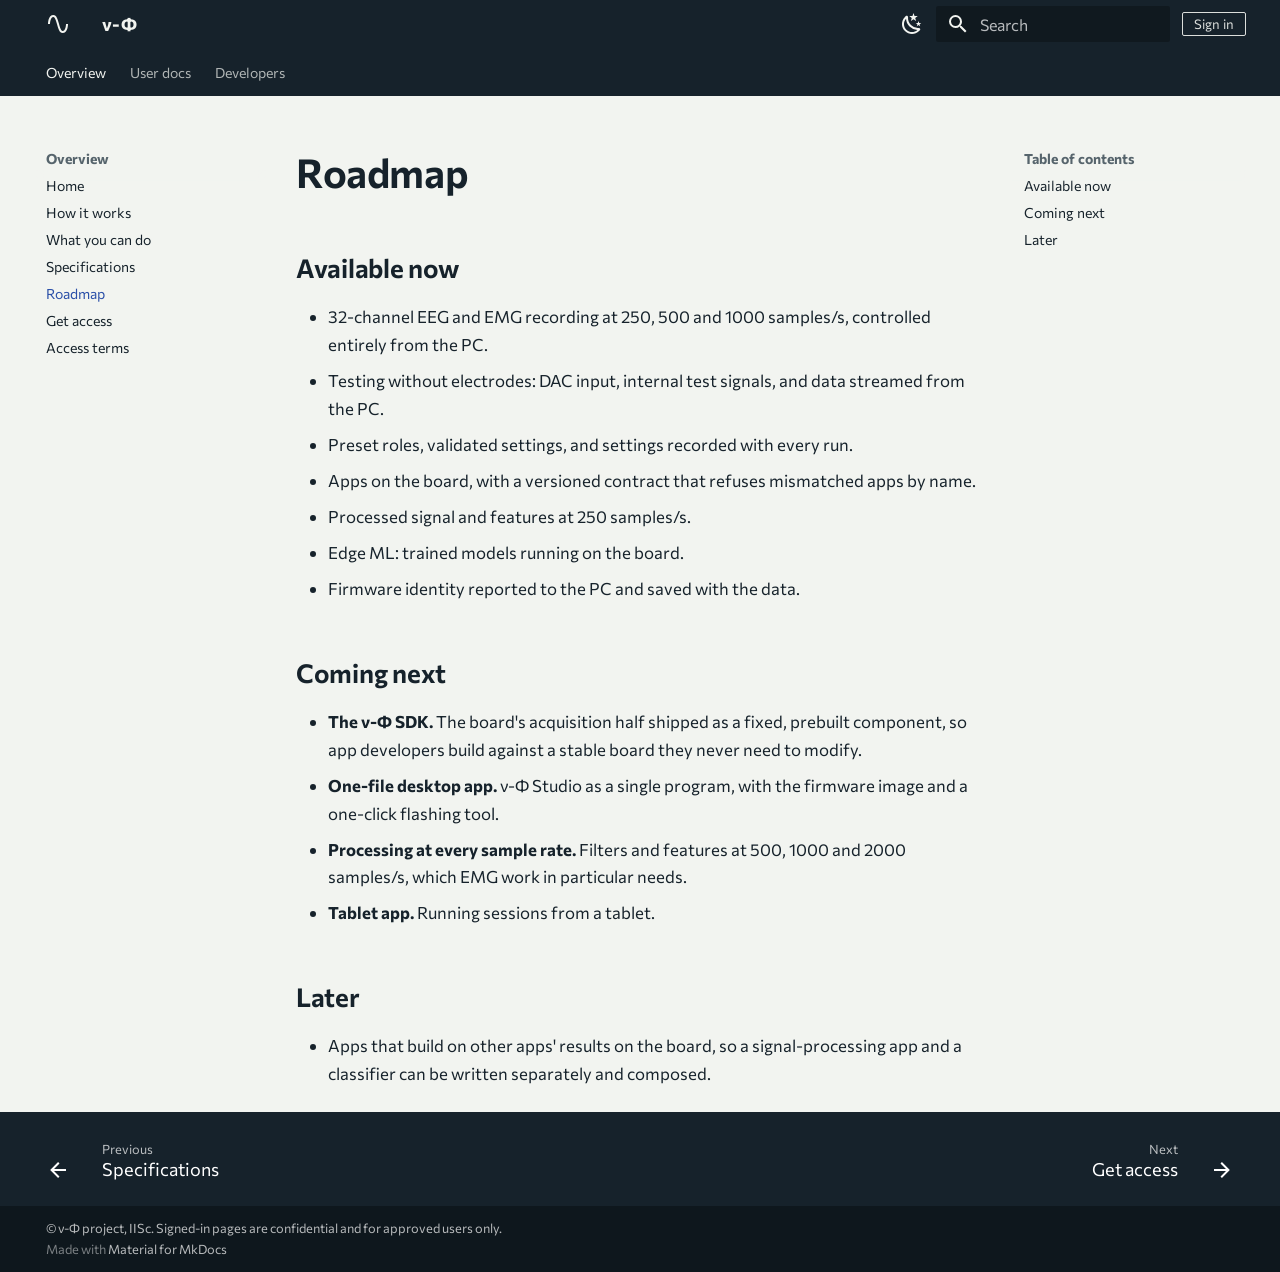
<file: roadmap/index.html>
<!doctype html>
<html lang="en" class="no-js">
  <head>
    
      <meta charset="utf-8">
      <meta name="viewport" content="width=device-width,initial-scale=1">
      
        <meta name="description" content="32-channel EEG and EMG acquisition board with on-board signal processing and edge ML.">
      
      
      
        <link rel="canonical" href="https://neuronicslab.github.io/nu-phi/roadmap/">
      
      
        <link rel="prev" href="../specifications/">
      
      
        <link rel="next" href="../get-access/">
      
      
        
      
      
      <link rel="icon" href="../assets/images/favicon.png">
      <meta name="generator" content="mkdocs-1.6.1, mkdocs-material-9.7.7">
    
    
      
        <title>Roadmap - ν-Φ</title>
      
    
    
      <link rel="stylesheet" href="../assets/stylesheets/main.ec1eaa64.min.css">
      
        
        <link rel="stylesheet" href="../assets/stylesheets/palette.ab4e12ef.min.css">
      
      


    
    
      
    
    
      
        
        
        <link rel="preconnect" href="https://fonts.gstatic.com" crossorigin>
        <link rel="stylesheet" href="https://fonts.googleapis.com/css?family=Commissioner:300,300i,400,400i,700,700i%7CJetBrains+Mono:400,400i,700,700i&display=fallback">
        <style>:root{--md-text-font:"Commissioner";--md-code-font:"JetBrains Mono"}</style>
      
    
    
      <link rel="stylesheet" href="../assets/css/nuphi.css">
    
    <script>__md_scope=new URL("..",location),__md_hash=e=>[...e].reduce(((e,_)=>(e<<5)-e+_.charCodeAt(0)),0),__md_get=(e,_=localStorage,t=__md_scope)=>JSON.parse(_.getItem(t.pathname+"."+e)),__md_set=(e,_,t=localStorage,a=__md_scope)=>{try{t.setItem(a.pathname+"."+e,JSON.stringify(_))}catch(e){}}</script>
    
      

    
    
  <meta name="robots" content="index,follow">

  </head>
  
  
    
    
      
    
    
    
    
    <body dir="ltr" data-md-color-scheme="nuphi-paper" data-md-color-primary="indigo" data-md-color-accent="indigo">
  
    
    <input class="md-toggle" data-md-toggle="drawer" type="checkbox" id="__drawer" autocomplete="off">
    <input class="md-toggle" data-md-toggle="search" type="checkbox" id="__search" autocomplete="off">
    <label class="md-overlay" for="__drawer"></label>
    <div data-md-component="skip">
      
        
        <a href="#roadmap" class="md-skip">
          Skip to content
        </a>
      
    </div>
    <div data-md-component="announce">
      
    </div>
    
    
      

<header class="md-header" data-md-component="header">
  <nav class="md-header__inner md-grid" aria-label="Header">
    <a href=".." title="ν-Φ" class="md-header__button md-logo" aria-label="ν-Φ" data-md-component="logo">
      
  
  <svg xmlns="http://www.w3.org/2000/svg" viewBox="0 0 24 24"><path d="M16.5 21c-3 0-4.19-4.24-5.45-8.72C10.14 9.04 9 5 7.5 5 4.11 5 4 11.93 4 12H2c0-.37.06-9 5.5-9 3 0 4.21 4.25 5.47 8.74C13.83 14.8 15 19 16.5 19c3.44 0 3.53-6.93 3.53-7h2c0 .37-.06 9-5.53 9"/></svg>

    </a>
    <label class="md-header__button md-icon" for="__drawer">
      
      <svg xmlns="http://www.w3.org/2000/svg" viewBox="0 0 24 24"><path d="M3 6h18v2H3zm0 5h18v2H3zm0 5h18v2H3z"/></svg>
    </label>
    <div class="md-header__title" data-md-component="header-title">
      <div class="md-header__ellipsis">
        <div class="md-header__topic">
          <span class="md-ellipsis">
            ν-Φ
          </span>
        </div>
        <div class="md-header__topic" data-md-component="header-topic">
          <span class="md-ellipsis">
            
              Roadmap
            
          </span>
        </div>
      </div>
    </div>
    
      
        <form class="md-header__option" data-md-component="palette">
  
    
    
    
    <input class="md-option" data-md-color-media="(prefers-color-scheme: light)" data-md-color-scheme="nuphi-paper" data-md-color-primary="indigo" data-md-color-accent="indigo"  aria-label="Dark theme"  type="radio" name="__palette" id="__palette_0">
    
      <label class="md-header__button md-icon" title="Dark theme" for="__palette_1" hidden>
        <svg xmlns="http://www.w3.org/2000/svg" viewBox="0 0 24 24"><path d="m17.75 4.09-2.53 1.94.91 3.06-2.63-1.81-2.63 1.81.91-3.06-2.53-1.94L12.44 4l1.06-3 1.06 3zm3.5 6.91-1.64 1.25.59 1.98-1.7-1.17-1.7 1.17.59-1.98L15.75 11l2.06-.05L18.5 9l.69 1.95zm-2.28 4.95c.83-.08 1.72 1.1 1.19 1.85-.32.45-.66.87-1.08 1.27C15.17 23 8.84 23 4.94 19.07c-3.91-3.9-3.91-10.24 0-14.14.4-.4.82-.76 1.27-1.08.75-.53 1.93.36 1.85 1.19-.27 2.86.69 5.83 2.89 8.02a9.96 9.96 0 0 0 8.02 2.89m-1.64 2.02a12.08 12.08 0 0 1-7.8-3.47c-2.17-2.19-3.33-5-3.49-7.82-2.81 3.14-2.7 7.96.31 10.98 3.02 3.01 7.84 3.12 10.98.31"/></svg>
      </label>
    
  
    
    
    
    <input class="md-option" data-md-color-media="(prefers-color-scheme: dark)" data-md-color-scheme="nuphi-slate" data-md-color-primary="indigo" data-md-color-accent="indigo"  aria-label="Light theme"  type="radio" name="__palette" id="__palette_1">
    
      <label class="md-header__button md-icon" title="Light theme" for="__palette_0" hidden>
        <svg xmlns="http://www.w3.org/2000/svg" viewBox="0 0 24 24"><path d="M12 7a5 5 0 0 1 5 5 5 5 0 0 1-5 5 5 5 0 0 1-5-5 5 5 0 0 1 5-5m0 2a3 3 0 0 0-3 3 3 3 0 0 0 3 3 3 3 0 0 0 3-3 3 3 0 0 0-3-3m0-7 2.39 3.42C13.65 5.15 12.84 5 12 5s-1.65.15-2.39.42zM3.34 7l4.16-.35A7.2 7.2 0 0 0 5.94 8.5c-.44.74-.69 1.5-.83 2.29zm.02 10 1.76-3.77a7.131 7.131 0 0 0 2.38 4.14zM20.65 7l-1.77 3.79a7.02 7.02 0 0 0-2.38-4.15zm-.01 10-4.14.36c.59-.51 1.12-1.14 1.54-1.86.42-.73.69-1.5.83-2.29zM12 22l-2.41-3.44c.74.27 1.55.44 2.41.44.82 0 1.63-.17 2.37-.44z"/></svg>
      </label>
    
  
</form>
      
    
    
      <script>var palette=__md_get("__palette");if(palette&&palette.color){if("(prefers-color-scheme)"===palette.color.media){var media=matchMedia("(prefers-color-scheme: light)"),input=document.querySelector(media.matches?"[data-md-color-media='(prefers-color-scheme: light)']":"[data-md-color-media='(prefers-color-scheme: dark)']");palette.color.media=input.getAttribute("data-md-color-media"),palette.color.scheme=input.getAttribute("data-md-color-scheme"),palette.color.primary=input.getAttribute("data-md-color-primary"),palette.color.accent=input.getAttribute("data-md-color-accent")}for(var[key,value]of Object.entries(palette.color))document.body.setAttribute("data-md-color-"+key,value)}</script>
    
    
    
      
      
        <label class="md-header__button md-icon" for="__search">
          
          <svg xmlns="http://www.w3.org/2000/svg" viewBox="0 0 24 24"><path d="M9.5 3A6.5 6.5 0 0 1 16 9.5c0 1.61-.59 3.09-1.56 4.23l.27.27h.79l5 5-1.5 1.5-5-5v-.79l-.27-.27A6.52 6.52 0 0 1 9.5 16 6.5 6.5 0 0 1 3 9.5 6.5 6.5 0 0 1 9.5 3m0 2C7 5 5 7 5 9.5S7 14 9.5 14 14 12 14 9.5 12 5 9.5 5"/></svg>
        </label>
        <div class="md-search" data-md-component="search" role="dialog">
  <label class="md-search__overlay" for="__search"></label>
  <div class="md-search__inner" role="search">
    <form class="md-search__form" name="search">
      <input type="text" class="md-search__input" name="query" aria-label="Search" placeholder="Search" autocapitalize="off" autocorrect="off" autocomplete="off" spellcheck="false" data-md-component="search-query" required>
      <label class="md-search__icon md-icon" for="__search">
        
        <svg xmlns="http://www.w3.org/2000/svg" viewBox="0 0 24 24"><path d="M9.5 3A6.5 6.5 0 0 1 16 9.5c0 1.61-.59 3.09-1.56 4.23l.27.27h.79l5 5-1.5 1.5-5-5v-.79l-.27-.27A6.52 6.52 0 0 1 9.5 16 6.5 6.5 0 0 1 3 9.5 6.5 6.5 0 0 1 9.5 3m0 2C7 5 5 7 5 9.5S7 14 9.5 14 14 12 14 9.5 12 5 9.5 5"/></svg>
        
        <svg xmlns="http://www.w3.org/2000/svg" viewBox="0 0 24 24"><path d="M20 11v2H8l5.5 5.5-1.42 1.42L4.16 12l7.92-7.92L13.5 5.5 8 11z"/></svg>
      </label>
      <nav class="md-search__options" aria-label="Search">
        
        <button type="reset" class="md-search__icon md-icon" title="Clear" aria-label="Clear" tabindex="-1">
          
          <svg xmlns="http://www.w3.org/2000/svg" viewBox="0 0 24 24"><path d="M19 6.41 17.59 5 12 10.59 6.41 5 5 6.41 10.59 12 5 17.59 6.41 19 12 13.41 17.59 19 19 17.59 13.41 12z"/></svg>
        </button>
      </nav>
      
    </form>
    <div class="md-search__output">
      <div class="md-search__scrollwrap" tabindex="0" data-md-scrollfix>
        <div class="md-search-result" data-md-component="search-result">
          <div class="md-search-result__meta">
            Initializing search
          </div>
          <ol class="md-search-result__list" role="presentation"></ol>
        </div>
      </div>
    </div>
  </div>
</div>
      
    
    
  </nav>
  
</header>
    
    <div class="md-container" data-md-component="container">
      
      
        
          
            
<nav class="md-tabs" aria-label="Tabs" data-md-component="tabs">
  <div class="md-grid">
    <ul class="md-tabs__list">
      
        
  
  
  
    
  
  
    
    
      <li class="md-tabs__item md-tabs__item--active">
        <a href=".." class="md-tabs__link">
          
  
  
  Overview

        </a>
      </li>
    
  

      
        
  
  
  
  
    
    
      <li class="md-tabs__item">
        <a href="../docs/" class="md-tabs__link">
          
  
  
  User docs

        </a>
      </li>
    
  

      
        
  
  
  
  
    
    
      <li class="md-tabs__item">
        <a href="../dev/" class="md-tabs__link">
          
  
  
  Developers

        </a>
      </li>
    
  

      
    </ul>
  </div>
</nav>
          
        
      
      <main class="md-main" data-md-component="main">
        <div class="md-main__inner md-grid">
          
            
              
              <div class="md-sidebar md-sidebar--primary" data-md-component="sidebar" data-md-type="navigation" >
                <div class="md-sidebar__scrollwrap">
                  <div class="md-sidebar__inner">
                    


  


<nav class="md-nav md-nav--primary md-nav--lifted" aria-label="Navigation" data-md-level="0">
  <label class="md-nav__title" for="__drawer">
    <a href=".." title="ν-Φ" class="md-nav__button md-logo" aria-label="ν-Φ" data-md-component="logo">
      
  
  <svg xmlns="http://www.w3.org/2000/svg" viewBox="0 0 24 24"><path d="M16.5 21c-3 0-4.19-4.24-5.45-8.72C10.14 9.04 9 5 7.5 5 4.11 5 4 11.93 4 12H2c0-.37.06-9 5.5-9 3 0 4.21 4.25 5.47 8.74C13.83 14.8 15 19 16.5 19c3.44 0 3.53-6.93 3.53-7h2c0 .37-.06 9-5.53 9"/></svg>

    </a>
    ν-Φ
  </label>
  
  <ul class="md-nav__list" data-md-scrollfix>
    
      
      
  
  
    
  
  
  
    
    
    
    
      
        
        
      
      
        
      
    
    
    <li class="md-nav__item md-nav__item--active md-nav__item--section md-nav__item--nested">
      
        
        
        <input class="md-nav__toggle md-toggle " type="checkbox" id="__nav_1" checked>
        
          
          <label class="md-nav__link" for="__nav_1" id="__nav_1_label" tabindex="">
            
  
  
  <span class="md-ellipsis">
    
  
    Overview
  

    
  </span>
  
  

            <span class="md-nav__icon md-icon"></span>
          </label>
        
        <nav class="md-nav" data-md-level="1" aria-labelledby="__nav_1_label" aria-expanded="true">
          <label class="md-nav__title" for="__nav_1">
            <span class="md-nav__icon md-icon"></span>
            
  
    Overview
  

          </label>
          <ul class="md-nav__list" data-md-scrollfix>
            
              
                
  
  
  
  
    <li class="md-nav__item">
      <a href=".." class="md-nav__link">
        
  
  
  <span class="md-ellipsis">
    
  
    Home
  

    
  </span>
  
  

      </a>
    </li>
  

              
            
              
                
  
  
  
  
    <li class="md-nav__item">
      <a href="../how-it-works/" class="md-nav__link">
        
  
  
  <span class="md-ellipsis">
    
  
    How it works
  

    
  </span>
  
  

      </a>
    </li>
  

              
            
              
                
  
  
  
  
    <li class="md-nav__item">
      <a href="../what-you-can-do/" class="md-nav__link">
        
  
  
  <span class="md-ellipsis">
    
  
    What you can do
  

    
  </span>
  
  

      </a>
    </li>
  

              
            
              
                
  
  
  
  
    <li class="md-nav__item">
      <a href="../specifications/" class="md-nav__link">
        
  
  
  <span class="md-ellipsis">
    
  
    Specifications
  

    
  </span>
  
  

      </a>
    </li>
  

              
            
              
                
  
  
    
  
  
  
    <li class="md-nav__item md-nav__item--active">
      
      <input class="md-nav__toggle md-toggle" type="checkbox" id="__toc">
      
      
        
      
      
        <label class="md-nav__link md-nav__link--active" for="__toc">
          
  
  
  <span class="md-ellipsis">
    
  
    Roadmap
  

    
  </span>
  
  

          <span class="md-nav__icon md-icon"></span>
        </label>
      
      <a href="./" class="md-nav__link md-nav__link--active">
        
  
  
  <span class="md-ellipsis">
    
  
    Roadmap
  

    
  </span>
  
  

      </a>
      
        

<nav class="md-nav md-nav--secondary" aria-label="Table of contents">
  
  
  
    
  
  
    <label class="md-nav__title" for="__toc">
      <span class="md-nav__icon md-icon"></span>
      Table of contents
    </label>
    <ul class="md-nav__list" data-md-component="toc" data-md-scrollfix>
      
        <li class="md-nav__item">
  <a href="#available-now" class="md-nav__link">
    <span class="md-ellipsis">
      
        Available now
      
    </span>
  </a>
  
</li>
      
        <li class="md-nav__item">
  <a href="#coming-next" class="md-nav__link">
    <span class="md-ellipsis">
      
        Coming next
      
    </span>
  </a>
  
</li>
      
        <li class="md-nav__item">
  <a href="#later" class="md-nav__link">
    <span class="md-ellipsis">
      
        Later
      
    </span>
  </a>
  
</li>
      
    </ul>
  
</nav>
      
    </li>
  

              
            
              
                
  
  
  
  
    <li class="md-nav__item">
      <a href="../get-access/" class="md-nav__link">
        
  
  
  <span class="md-ellipsis">
    
  
    Get access
  

    
  </span>
  
  

      </a>
    </li>
  

              
            
              
                
  
  
  
  
    <li class="md-nav__item">
      <a href="../terms/" class="md-nav__link">
        
  
  
  <span class="md-ellipsis">
    
  
    Access terms
  

    
  </span>
  
  

      </a>
    </li>
  

              
            
          </ul>
        </nav>
      
    </li>
  

    
      
      
  
  
  
  
    
    
    
    
      
      
        
      
    
    
    <li class="md-nav__item md-nav__item--nested">
      
        
        
        <input class="md-nav__toggle md-toggle " type="checkbox" id="__nav_2" >
        
          
          <label class="md-nav__link" for="__nav_2" id="__nav_2_label" tabindex="0">
            
  
  
  <span class="md-ellipsis">
    
  
    User docs
  

    
  </span>
  
  

            <span class="md-nav__icon md-icon"></span>
          </label>
        
        <nav class="md-nav" data-md-level="1" aria-labelledby="__nav_2_label" aria-expanded="false">
          <label class="md-nav__title" for="__nav_2">
            <span class="md-nav__icon md-icon"></span>
            
  
    User docs
  

          </label>
          <ul class="md-nav__list" data-md-scrollfix>
            
              
                
  
  
  
  
    <li class="md-nav__item">
      <a href="../docs/" class="md-nav__link">
        
  
  
  <span class="md-ellipsis">
    
  
    User docs
  

    
  </span>
  
  

      </a>
    </li>
  

              
            
              
                
  
  
  
  
    <li class="md-nav__item">
      <a href="../docs/user-guide/" class="md-nav__link">
        
  
  
  <span class="md-ellipsis">
    
  
    Operating guide
  

    
  </span>
  
  

      </a>
    </li>
  

              
            
              
                
  
  
  
  
    <li class="md-nav__item">
      <a href="../docs/troubleshooting/" class="md-nav__link">
        
  
  
  <span class="md-ellipsis">
    
  
    Troubleshooting
  

    
  </span>
  
  

      </a>
    </li>
  

              
            
          </ul>
        </nav>
      
    </li>
  

    
      
      
  
  
  
  
    
    
    
    
      
      
        
      
    
    
    <li class="md-nav__item md-nav__item--nested">
      
        
        
        <input class="md-nav__toggle md-toggle " type="checkbox" id="__nav_3" >
        
          
          <label class="md-nav__link" for="__nav_3" id="__nav_3_label" tabindex="0">
            
  
  
  <span class="md-ellipsis">
    
  
    Developers
  

    
  </span>
  
  

            <span class="md-nav__icon md-icon"></span>
          </label>
        
        <nav class="md-nav" data-md-level="1" aria-labelledby="__nav_3_label" aria-expanded="false">
          <label class="md-nav__title" for="__nav_3">
            <span class="md-nav__icon md-icon"></span>
            
  
    Developers
  

          </label>
          <ul class="md-nav__list" data-md-scrollfix>
            
              
                
  
  
  
  
    <li class="md-nav__item">
      <a href="../dev/" class="md-nav__link">
        
  
  
  <span class="md-ellipsis">
    
  
    Developers
  

    
  </span>
  
  

      </a>
    </li>
  

              
            
              
                
  
  
  
  
    <li class="md-nav__item">
      <a href="../dev/developer-wiki/" class="md-nav__link">
        
  
  
  <span class="md-ellipsis">
    
  
    Developer wiki
  

    
  </span>
  
  

      </a>
    </li>
  

              
            
          </ul>
        </nav>
      
    </li>
  

    
  </ul>
</nav>
                  </div>
                </div>
              </div>
            
            
              
              <div class="md-sidebar md-sidebar--secondary" data-md-component="sidebar" data-md-type="toc" >
                <div class="md-sidebar__scrollwrap">
                  <div class="md-sidebar__inner">
                    

<nav class="md-nav md-nav--secondary" aria-label="Table of contents">
  
  
  
    
  
  
    <label class="md-nav__title" for="__toc">
      <span class="md-nav__icon md-icon"></span>
      Table of contents
    </label>
    <ul class="md-nav__list" data-md-component="toc" data-md-scrollfix>
      
        <li class="md-nav__item">
  <a href="#available-now" class="md-nav__link">
    <span class="md-ellipsis">
      
        Available now
      
    </span>
  </a>
  
</li>
      
        <li class="md-nav__item">
  <a href="#coming-next" class="md-nav__link">
    <span class="md-ellipsis">
      
        Coming next
      
    </span>
  </a>
  
</li>
      
        <li class="md-nav__item">
  <a href="#later" class="md-nav__link">
    <span class="md-ellipsis">
      
        Later
      
    </span>
  </a>
  
</li>
      
    </ul>
  
</nav>
                  </div>
                </div>
              </div>
            
          
          
            <div class="md-content" data-md-component="content">
              
              <article class="md-content__inner md-typeset">
                
                  



<h1 id="roadmap">Roadmap<a class="headerlink" href="#roadmap" title="Permanent link">&para;</a></h1>
<h2 id="available-now">Available now<a class="headerlink" href="#available-now" title="Permanent link">&para;</a></h2>
<ul>
<li>32-channel EEG and EMG recording at 250, 500 and 1000 samples/s, controlled entirely from the PC.</li>
<li>Testing without electrodes: DAC input, internal test signals, and data streamed from the PC.</li>
<li>Preset roles, validated settings, and settings recorded with every run.</li>
<li>Apps on the board, with a versioned contract that refuses mismatched apps by name.</li>
<li>Processed signal and features at 250 samples/s.</li>
<li>Edge ML: trained models running on the board.</li>
<li>Firmware identity reported to the PC and saved with the data.</li>
</ul>
<h2 id="coming-next">Coming next<a class="headerlink" href="#coming-next" title="Permanent link">&para;</a></h2>
<ul>
<li><strong>The ν-Φ SDK.</strong> The board's acquisition half shipped as a fixed, prebuilt component, so app developers build against a stable board they never need to modify.</li>
<li><strong>One-file desktop app.</strong> ν-Φ Studio as a single program, with the firmware image and a one-click flashing tool.</li>
<li><strong>Processing at every sample rate.</strong> Filters and features at 500, 1000 and 2000 samples/s, which EMG work in particular needs.</li>
<li><strong>Tablet app.</strong> Running sessions from a tablet.</li>
</ul>
<h2 id="later">Later<a class="headerlink" href="#later" title="Permanent link">&para;</a></h2>
<ul>
<li>Apps that build on other apps' results on the board, so a signal-processing app and a classifier can be written separately and composed.</li>
</ul>







  
  






                
              </article>
            </div>
          
          
<script>var target=document.getElementById(location.hash.slice(1));target&&target.name&&(target.checked=target.name.startsWith("__tabbed_"))</script>
        </div>
        
          <button type="button" class="md-top md-icon" data-md-component="top" hidden>
  
  <svg xmlns="http://www.w3.org/2000/svg" viewBox="0 0 24 24"><path d="M13 20h-2V8l-5.5 5.5-1.42-1.42L12 4.16l7.92 7.92-1.42 1.42L13 8z"/></svg>
  Back to top
</button>
        
      </main>
      
        <footer class="md-footer">
  
    
      
      <nav class="md-footer__inner md-grid" aria-label="Footer" >
        
          
          <a href="../specifications/" class="md-footer__link md-footer__link--prev" aria-label="Previous: Specifications">
            <div class="md-footer__button md-icon">
              
              <svg xmlns="http://www.w3.org/2000/svg" viewBox="0 0 24 24"><path d="M20 11v2H8l5.5 5.5-1.42 1.42L4.16 12l7.92-7.92L13.5 5.5 8 11z"/></svg>
            </div>
            <div class="md-footer__title">
              <span class="md-footer__direction">
                Previous
              </span>
              <div class="md-ellipsis">
                Specifications
              </div>
            </div>
          </a>
        
        
          
          <a href="../get-access/" class="md-footer__link md-footer__link--next" aria-label="Next: Get access">
            <div class="md-footer__title">
              <span class="md-footer__direction">
                Next
              </span>
              <div class="md-ellipsis">
                Get access
              </div>
            </div>
            <div class="md-footer__button md-icon">
              
              <svg xmlns="http://www.w3.org/2000/svg" viewBox="0 0 24 24"><path d="M4 11v2h12l-5.5 5.5 1.42 1.42L19.84 12l-7.92-7.92L10.5 5.5 16 11z"/></svg>
            </div>
          </a>
        
      </nav>
    
  
  <div class="md-footer-meta md-typeset">
    <div class="md-footer-meta__inner md-grid">
      <div class="md-copyright">
  
    <div class="md-copyright__highlight">
      © ν-Φ project, IISc. Signed-in pages are confidential and for approved users only.
    </div>
  
  
    Made with
    <a href="https://squidfunk.github.io/mkdocs-material/" target="_blank" rel="noopener">
      Material for MkDocs
    </a>
  
</div>
      
    </div>
  </div>
</footer>
      
    </div>
    <div class="md-dialog" data-md-component="dialog">
      <div class="md-dialog__inner md-typeset"></div>
    </div>
    
    
    
      
      
      <script id="__config" type="application/json">{"annotate": null, "base": "..", "features": ["navigation.tabs", "navigation.sections", "navigation.top", "navigation.footer", "search.highlight", "content.code.copy"], "search": "../assets/javascripts/workers/search.2c215733.min.js", "tags": null, "translations": {"clipboard.copied": "Copied to clipboard", "clipboard.copy": "Copy to clipboard", "search.result.more.one": "1 more on this page", "search.result.more.other": "# more on this page", "search.result.none": "No matching documents", "search.result.one": "1 matching document", "search.result.other": "# matching documents", "search.result.placeholder": "Type to start searching", "search.result.term.missing": "Missing", "select.version": "Select version"}, "version": null}</script>
    
    
      <script src="../assets/javascripts/bundle.d7400e89.min.js"></script>
      
        <script src="../assets/js/nuphi-auth.js"></script>
      
    
  </body>
</html>
</file>
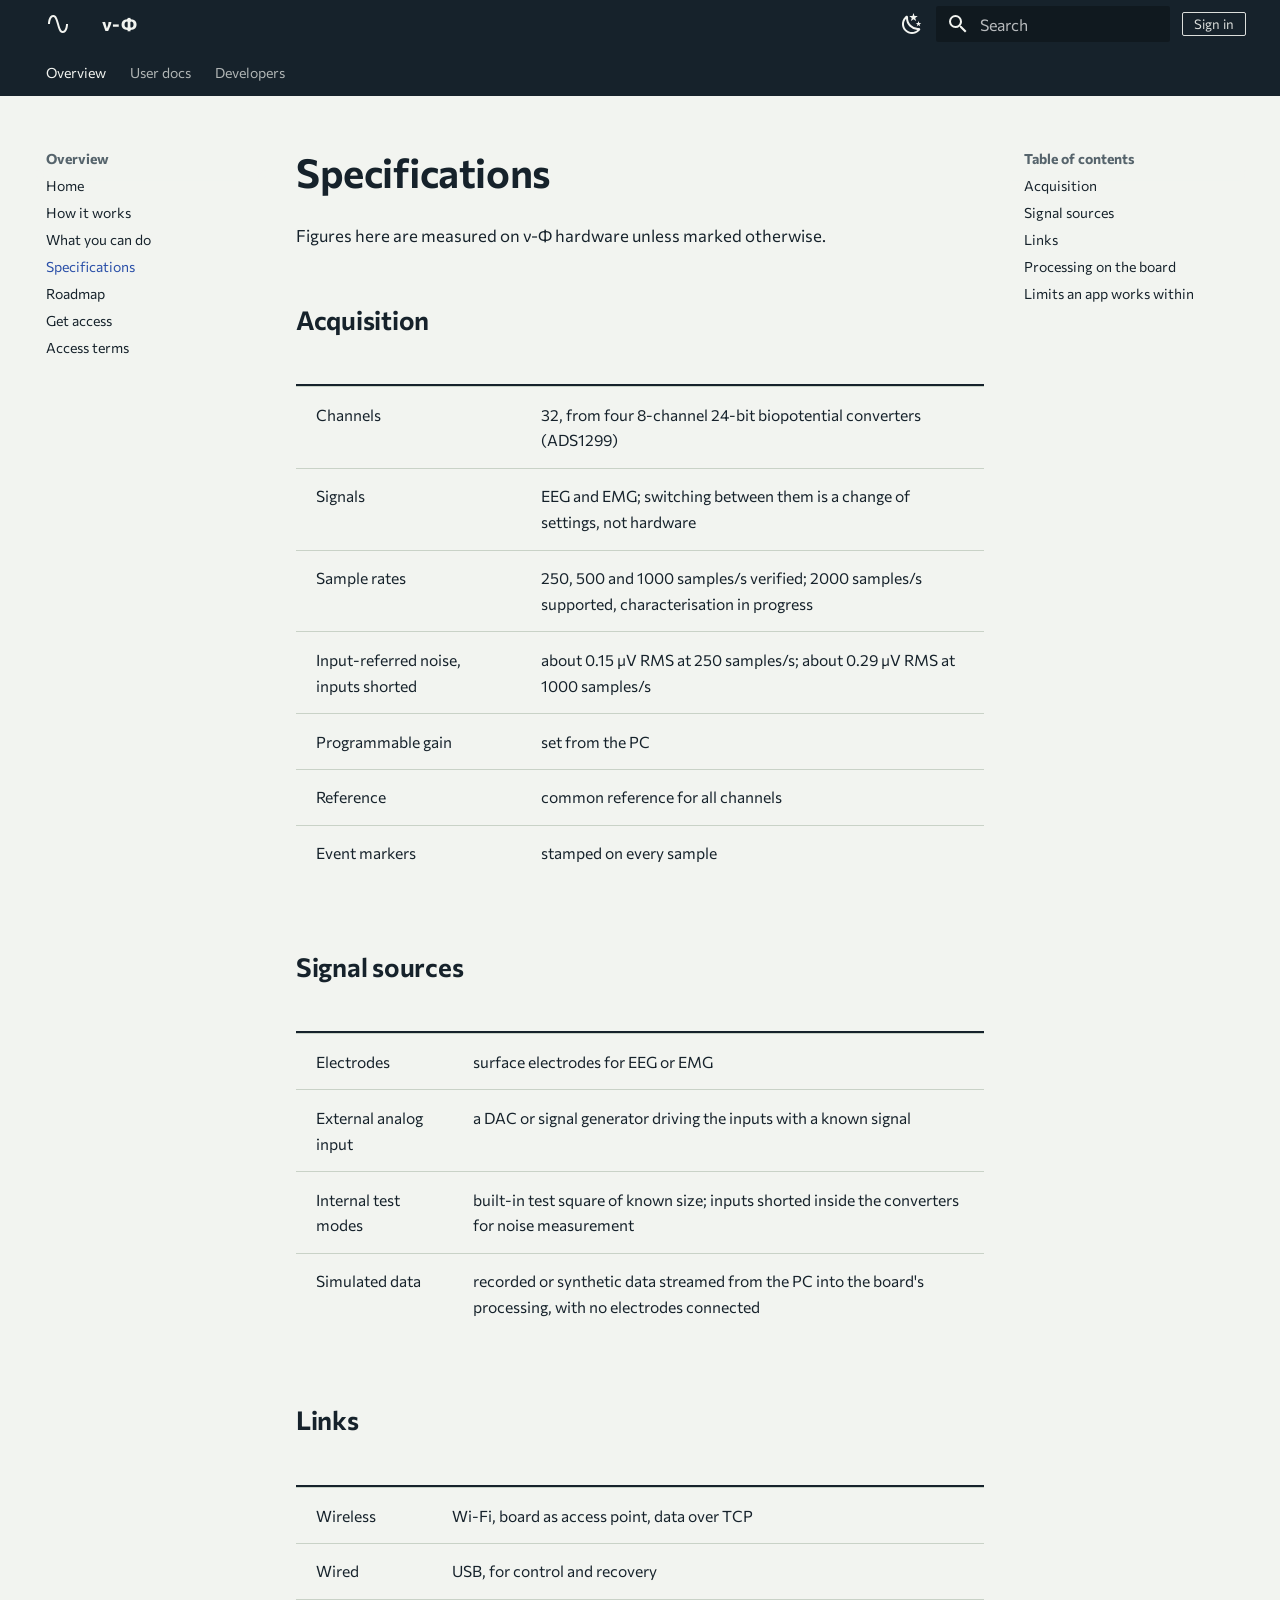
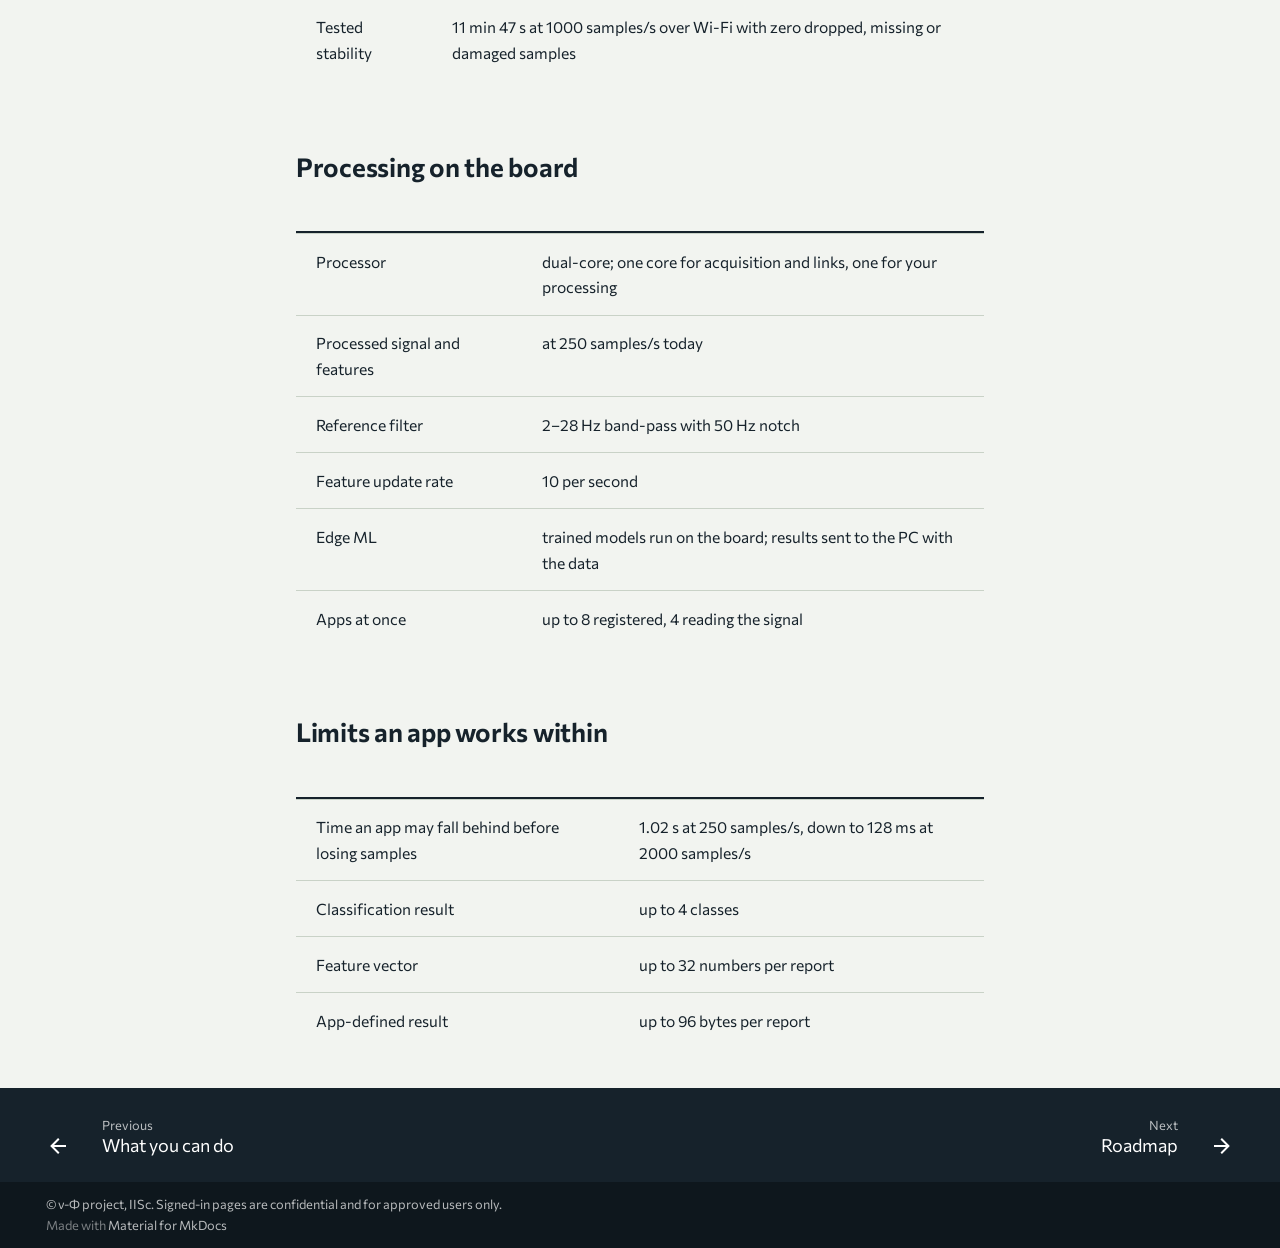
<file: specifications/index.html>
<!doctype html>
<html lang="en" class="no-js">
  <head>
    
      <meta charset="utf-8">
      <meta name="viewport" content="width=device-width,initial-scale=1">
      
        <meta name="description" content="32-channel EEG and EMG acquisition board with on-board signal processing and edge ML.">
      
      
      
        <link rel="canonical" href="https://neuronicslab.github.io/nu-phi/specifications/">
      
      
        <link rel="prev" href="../what-you-can-do/">
      
      
        <link rel="next" href="../roadmap/">
      
      
        
      
      
      <link rel="icon" href="../assets/images/favicon.png">
      <meta name="generator" content="mkdocs-1.6.1, mkdocs-material-9.7.7">
    
    
      
        <title>Specifications - ν-Φ</title>
      
    
    
      <link rel="stylesheet" href="../assets/stylesheets/main.ec1eaa64.min.css">
      
        
        <link rel="stylesheet" href="../assets/stylesheets/palette.ab4e12ef.min.css">
      
      


    
    
      
    
    
      
        
        
        <link rel="preconnect" href="https://fonts.gstatic.com" crossorigin>
        <link rel="stylesheet" href="https://fonts.googleapis.com/css?family=Commissioner:300,300i,400,400i,700,700i%7CJetBrains+Mono:400,400i,700,700i&display=fallback">
        <style>:root{--md-text-font:"Commissioner";--md-code-font:"JetBrains Mono"}</style>
      
    
    
      <link rel="stylesheet" href="../assets/css/nuphi.css">
    
    <script>__md_scope=new URL("..",location),__md_hash=e=>[...e].reduce(((e,_)=>(e<<5)-e+_.charCodeAt(0)),0),__md_get=(e,_=localStorage,t=__md_scope)=>JSON.parse(_.getItem(t.pathname+"."+e)),__md_set=(e,_,t=localStorage,a=__md_scope)=>{try{t.setItem(a.pathname+"."+e,JSON.stringify(_))}catch(e){}}</script>
    
      

    
    
  <meta name="robots" content="index,follow">

  </head>
  
  
    
    
      
    
    
    
    
    <body dir="ltr" data-md-color-scheme="nuphi-paper" data-md-color-primary="indigo" data-md-color-accent="indigo">
  
    
    <input class="md-toggle" data-md-toggle="drawer" type="checkbox" id="__drawer" autocomplete="off">
    <input class="md-toggle" data-md-toggle="search" type="checkbox" id="__search" autocomplete="off">
    <label class="md-overlay" for="__drawer"></label>
    <div data-md-component="skip">
      
        
        <a href="#specifications" class="md-skip">
          Skip to content
        </a>
      
    </div>
    <div data-md-component="announce">
      
    </div>
    
    
      

<header class="md-header" data-md-component="header">
  <nav class="md-header__inner md-grid" aria-label="Header">
    <a href=".." title="ν-Φ" class="md-header__button md-logo" aria-label="ν-Φ" data-md-component="logo">
      
  
  <svg xmlns="http://www.w3.org/2000/svg" viewBox="0 0 24 24"><path d="M16.5 21c-3 0-4.19-4.24-5.45-8.72C10.14 9.04 9 5 7.5 5 4.11 5 4 11.93 4 12H2c0-.37.06-9 5.5-9 3 0 4.21 4.25 5.47 8.74C13.83 14.8 15 19 16.5 19c3.44 0 3.53-6.93 3.53-7h2c0 .37-.06 9-5.53 9"/></svg>

    </a>
    <label class="md-header__button md-icon" for="__drawer">
      
      <svg xmlns="http://www.w3.org/2000/svg" viewBox="0 0 24 24"><path d="M3 6h18v2H3zm0 5h18v2H3zm0 5h18v2H3z"/></svg>
    </label>
    <div class="md-header__title" data-md-component="header-title">
      <div class="md-header__ellipsis">
        <div class="md-header__topic">
          <span class="md-ellipsis">
            ν-Φ
          </span>
        </div>
        <div class="md-header__topic" data-md-component="header-topic">
          <span class="md-ellipsis">
            
              Specifications
            
          </span>
        </div>
      </div>
    </div>
    
      
        <form class="md-header__option" data-md-component="palette">
  
    
    
    
    <input class="md-option" data-md-color-media="(prefers-color-scheme: light)" data-md-color-scheme="nuphi-paper" data-md-color-primary="indigo" data-md-color-accent="indigo"  aria-label="Dark theme"  type="radio" name="__palette" id="__palette_0">
    
      <label class="md-header__button md-icon" title="Dark theme" for="__palette_1" hidden>
        <svg xmlns="http://www.w3.org/2000/svg" viewBox="0 0 24 24"><path d="m17.75 4.09-2.53 1.94.91 3.06-2.63-1.81-2.63 1.81.91-3.06-2.53-1.94L12.44 4l1.06-3 1.06 3zm3.5 6.91-1.64 1.25.59 1.98-1.7-1.17-1.7 1.17.59-1.98L15.75 11l2.06-.05L18.5 9l.69 1.95zm-2.28 4.95c.83-.08 1.72 1.1 1.19 1.85-.32.45-.66.87-1.08 1.27C15.17 23 8.84 23 4.94 19.07c-3.91-3.9-3.91-10.24 0-14.14.4-.4.82-.76 1.27-1.08.75-.53 1.93.36 1.85 1.19-.27 2.86.69 5.83 2.89 8.02a9.96 9.96 0 0 0 8.02 2.89m-1.64 2.02a12.08 12.08 0 0 1-7.8-3.47c-2.17-2.19-3.33-5-3.49-7.82-2.81 3.14-2.7 7.96.31 10.98 3.02 3.01 7.84 3.12 10.98.31"/></svg>
      </label>
    
  
    
    
    
    <input class="md-option" data-md-color-media="(prefers-color-scheme: dark)" data-md-color-scheme="nuphi-slate" data-md-color-primary="indigo" data-md-color-accent="indigo"  aria-label="Light theme"  type="radio" name="__palette" id="__palette_1">
    
      <label class="md-header__button md-icon" title="Light theme" for="__palette_0" hidden>
        <svg xmlns="http://www.w3.org/2000/svg" viewBox="0 0 24 24"><path d="M12 7a5 5 0 0 1 5 5 5 5 0 0 1-5 5 5 5 0 0 1-5-5 5 5 0 0 1 5-5m0 2a3 3 0 0 0-3 3 3 3 0 0 0 3 3 3 3 0 0 0 3-3 3 3 0 0 0-3-3m0-7 2.39 3.42C13.65 5.15 12.84 5 12 5s-1.65.15-2.39.42zM3.34 7l4.16-.35A7.2 7.2 0 0 0 5.94 8.5c-.44.74-.69 1.5-.83 2.29zm.02 10 1.76-3.77a7.131 7.131 0 0 0 2.38 4.14zM20.65 7l-1.77 3.79a7.02 7.02 0 0 0-2.38-4.15zm-.01 10-4.14.36c.59-.51 1.12-1.14 1.54-1.86.42-.73.69-1.5.83-2.29zM12 22l-2.41-3.44c.74.27 1.55.44 2.41.44.82 0 1.63-.17 2.37-.44z"/></svg>
      </label>
    
  
</form>
      
    
    
      <script>var palette=__md_get("__palette");if(palette&&palette.color){if("(prefers-color-scheme)"===palette.color.media){var media=matchMedia("(prefers-color-scheme: light)"),input=document.querySelector(media.matches?"[data-md-color-media='(prefers-color-scheme: light)']":"[data-md-color-media='(prefers-color-scheme: dark)']");palette.color.media=input.getAttribute("data-md-color-media"),palette.color.scheme=input.getAttribute("data-md-color-scheme"),palette.color.primary=input.getAttribute("data-md-color-primary"),palette.color.accent=input.getAttribute("data-md-color-accent")}for(var[key,value]of Object.entries(palette.color))document.body.setAttribute("data-md-color-"+key,value)}</script>
    
    
    
      
      
        <label class="md-header__button md-icon" for="__search">
          
          <svg xmlns="http://www.w3.org/2000/svg" viewBox="0 0 24 24"><path d="M9.5 3A6.5 6.5 0 0 1 16 9.5c0 1.61-.59 3.09-1.56 4.23l.27.27h.79l5 5-1.5 1.5-5-5v-.79l-.27-.27A6.52 6.52 0 0 1 9.5 16 6.5 6.5 0 0 1 3 9.5 6.5 6.5 0 0 1 9.5 3m0 2C7 5 5 7 5 9.5S7 14 9.5 14 14 12 14 9.5 12 5 9.5 5"/></svg>
        </label>
        <div class="md-search" data-md-component="search" role="dialog">
  <label class="md-search__overlay" for="__search"></label>
  <div class="md-search__inner" role="search">
    <form class="md-search__form" name="search">
      <input type="text" class="md-search__input" name="query" aria-label="Search" placeholder="Search" autocapitalize="off" autocorrect="off" autocomplete="off" spellcheck="false" data-md-component="search-query" required>
      <label class="md-search__icon md-icon" for="__search">
        
        <svg xmlns="http://www.w3.org/2000/svg" viewBox="0 0 24 24"><path d="M9.5 3A6.5 6.5 0 0 1 16 9.5c0 1.61-.59 3.09-1.56 4.23l.27.27h.79l5 5-1.5 1.5-5-5v-.79l-.27-.27A6.52 6.52 0 0 1 9.5 16 6.5 6.5 0 0 1 3 9.5 6.5 6.5 0 0 1 9.5 3m0 2C7 5 5 7 5 9.5S7 14 9.5 14 14 12 14 9.5 12 5 9.5 5"/></svg>
        
        <svg xmlns="http://www.w3.org/2000/svg" viewBox="0 0 24 24"><path d="M20 11v2H8l5.5 5.5-1.42 1.42L4.16 12l7.92-7.92L13.5 5.5 8 11z"/></svg>
      </label>
      <nav class="md-search__options" aria-label="Search">
        
        <button type="reset" class="md-search__icon md-icon" title="Clear" aria-label="Clear" tabindex="-1">
          
          <svg xmlns="http://www.w3.org/2000/svg" viewBox="0 0 24 24"><path d="M19 6.41 17.59 5 12 10.59 6.41 5 5 6.41 10.59 12 5 17.59 6.41 19 12 13.41 17.59 19 19 17.59 13.41 12z"/></svg>
        </button>
      </nav>
      
    </form>
    <div class="md-search__output">
      <div class="md-search__scrollwrap" tabindex="0" data-md-scrollfix>
        <div class="md-search-result" data-md-component="search-result">
          <div class="md-search-result__meta">
            Initializing search
          </div>
          <ol class="md-search-result__list" role="presentation"></ol>
        </div>
      </div>
    </div>
  </div>
</div>
      
    
    
  </nav>
  
</header>
    
    <div class="md-container" data-md-component="container">
      
      
        
          
            
<nav class="md-tabs" aria-label="Tabs" data-md-component="tabs">
  <div class="md-grid">
    <ul class="md-tabs__list">
      
        
  
  
  
    
  
  
    
    
      <li class="md-tabs__item md-tabs__item--active">
        <a href=".." class="md-tabs__link">
          
  
  
  Overview

        </a>
      </li>
    
  

      
        
  
  
  
  
    
    
      <li class="md-tabs__item">
        <a href="../docs/" class="md-tabs__link">
          
  
  
  User docs

        </a>
      </li>
    
  

      
        
  
  
  
  
    
    
      <li class="md-tabs__item">
        <a href="../dev/" class="md-tabs__link">
          
  
  
  Developers

        </a>
      </li>
    
  

      
    </ul>
  </div>
</nav>
          
        
      
      <main class="md-main" data-md-component="main">
        <div class="md-main__inner md-grid">
          
            
              
              <div class="md-sidebar md-sidebar--primary" data-md-component="sidebar" data-md-type="navigation" >
                <div class="md-sidebar__scrollwrap">
                  <div class="md-sidebar__inner">
                    


  


<nav class="md-nav md-nav--primary md-nav--lifted" aria-label="Navigation" data-md-level="0">
  <label class="md-nav__title" for="__drawer">
    <a href=".." title="ν-Φ" class="md-nav__button md-logo" aria-label="ν-Φ" data-md-component="logo">
      
  
  <svg xmlns="http://www.w3.org/2000/svg" viewBox="0 0 24 24"><path d="M16.5 21c-3 0-4.19-4.24-5.45-8.72C10.14 9.04 9 5 7.5 5 4.11 5 4 11.93 4 12H2c0-.37.06-9 5.5-9 3 0 4.21 4.25 5.47 8.74C13.83 14.8 15 19 16.5 19c3.44 0 3.53-6.93 3.53-7h2c0 .37-.06 9-5.53 9"/></svg>

    </a>
    ν-Φ
  </label>
  
  <ul class="md-nav__list" data-md-scrollfix>
    
      
      
  
  
    
  
  
  
    
    
    
    
      
        
        
      
      
        
      
    
    
    <li class="md-nav__item md-nav__item--active md-nav__item--section md-nav__item--nested">
      
        
        
        <input class="md-nav__toggle md-toggle " type="checkbox" id="__nav_1" checked>
        
          
          <label class="md-nav__link" for="__nav_1" id="__nav_1_label" tabindex="">
            
  
  
  <span class="md-ellipsis">
    
  
    Overview
  

    
  </span>
  
  

            <span class="md-nav__icon md-icon"></span>
          </label>
        
        <nav class="md-nav" data-md-level="1" aria-labelledby="__nav_1_label" aria-expanded="true">
          <label class="md-nav__title" for="__nav_1">
            <span class="md-nav__icon md-icon"></span>
            
  
    Overview
  

          </label>
          <ul class="md-nav__list" data-md-scrollfix>
            
              
                
  
  
  
  
    <li class="md-nav__item">
      <a href=".." class="md-nav__link">
        
  
  
  <span class="md-ellipsis">
    
  
    Home
  

    
  </span>
  
  

      </a>
    </li>
  

              
            
              
                
  
  
  
  
    <li class="md-nav__item">
      <a href="../how-it-works/" class="md-nav__link">
        
  
  
  <span class="md-ellipsis">
    
  
    How it works
  

    
  </span>
  
  

      </a>
    </li>
  

              
            
              
                
  
  
  
  
    <li class="md-nav__item">
      <a href="../what-you-can-do/" class="md-nav__link">
        
  
  
  <span class="md-ellipsis">
    
  
    What you can do
  

    
  </span>
  
  

      </a>
    </li>
  

              
            
              
                
  
  
    
  
  
  
    <li class="md-nav__item md-nav__item--active">
      
      <input class="md-nav__toggle md-toggle" type="checkbox" id="__toc">
      
      
        
      
      
        <label class="md-nav__link md-nav__link--active" for="__toc">
          
  
  
  <span class="md-ellipsis">
    
  
    Specifications
  

    
  </span>
  
  

          <span class="md-nav__icon md-icon"></span>
        </label>
      
      <a href="./" class="md-nav__link md-nav__link--active">
        
  
  
  <span class="md-ellipsis">
    
  
    Specifications
  

    
  </span>
  
  

      </a>
      
        

<nav class="md-nav md-nav--secondary" aria-label="Table of contents">
  
  
  
    
  
  
    <label class="md-nav__title" for="__toc">
      <span class="md-nav__icon md-icon"></span>
      Table of contents
    </label>
    <ul class="md-nav__list" data-md-component="toc" data-md-scrollfix>
      
        <li class="md-nav__item">
  <a href="#acquisition" class="md-nav__link">
    <span class="md-ellipsis">
      
        Acquisition
      
    </span>
  </a>
  
</li>
      
        <li class="md-nav__item">
  <a href="#signal-sources" class="md-nav__link">
    <span class="md-ellipsis">
      
        Signal sources
      
    </span>
  </a>
  
</li>
      
        <li class="md-nav__item">
  <a href="#links" class="md-nav__link">
    <span class="md-ellipsis">
      
        Links
      
    </span>
  </a>
  
</li>
      
        <li class="md-nav__item">
  <a href="#processing-on-the-board" class="md-nav__link">
    <span class="md-ellipsis">
      
        Processing on the board
      
    </span>
  </a>
  
</li>
      
        <li class="md-nav__item">
  <a href="#limits-an-app-works-within" class="md-nav__link">
    <span class="md-ellipsis">
      
        Limits an app works within
      
    </span>
  </a>
  
</li>
      
    </ul>
  
</nav>
      
    </li>
  

              
            
              
                
  
  
  
  
    <li class="md-nav__item">
      <a href="../roadmap/" class="md-nav__link">
        
  
  
  <span class="md-ellipsis">
    
  
    Roadmap
  

    
  </span>
  
  

      </a>
    </li>
  

              
            
              
                
  
  
  
  
    <li class="md-nav__item">
      <a href="../get-access/" class="md-nav__link">
        
  
  
  <span class="md-ellipsis">
    
  
    Get access
  

    
  </span>
  
  

      </a>
    </li>
  

              
            
              
                
  
  
  
  
    <li class="md-nav__item">
      <a href="../terms/" class="md-nav__link">
        
  
  
  <span class="md-ellipsis">
    
  
    Access terms
  

    
  </span>
  
  

      </a>
    </li>
  

              
            
          </ul>
        </nav>
      
    </li>
  

    
      
      
  
  
  
  
    
    
    
    
      
      
        
      
    
    
    <li class="md-nav__item md-nav__item--nested">
      
        
        
        <input class="md-nav__toggle md-toggle " type="checkbox" id="__nav_2" >
        
          
          <label class="md-nav__link" for="__nav_2" id="__nav_2_label" tabindex="0">
            
  
  
  <span class="md-ellipsis">
    
  
    User docs
  

    
  </span>
  
  

            <span class="md-nav__icon md-icon"></span>
          </label>
        
        <nav class="md-nav" data-md-level="1" aria-labelledby="__nav_2_label" aria-expanded="false">
          <label class="md-nav__title" for="__nav_2">
            <span class="md-nav__icon md-icon"></span>
            
  
    User docs
  

          </label>
          <ul class="md-nav__list" data-md-scrollfix>
            
              
                
  
  
  
  
    <li class="md-nav__item">
      <a href="../docs/" class="md-nav__link">
        
  
  
  <span class="md-ellipsis">
    
  
    User docs
  

    
  </span>
  
  

      </a>
    </li>
  

              
            
              
                
  
  
  
  
    <li class="md-nav__item">
      <a href="../docs/user-guide/" class="md-nav__link">
        
  
  
  <span class="md-ellipsis">
    
  
    Operating guide
  

    
  </span>
  
  

      </a>
    </li>
  

              
            
              
                
  
  
  
  
    <li class="md-nav__item">
      <a href="../docs/troubleshooting/" class="md-nav__link">
        
  
  
  <span class="md-ellipsis">
    
  
    Troubleshooting
  

    
  </span>
  
  

      </a>
    </li>
  

              
            
          </ul>
        </nav>
      
    </li>
  

    
      
      
  
  
  
  
    
    
    
    
      
      
        
      
    
    
    <li class="md-nav__item md-nav__item--nested">
      
        
        
        <input class="md-nav__toggle md-toggle " type="checkbox" id="__nav_3" >
        
          
          <label class="md-nav__link" for="__nav_3" id="__nav_3_label" tabindex="0">
            
  
  
  <span class="md-ellipsis">
    
  
    Developers
  

    
  </span>
  
  

            <span class="md-nav__icon md-icon"></span>
          </label>
        
        <nav class="md-nav" data-md-level="1" aria-labelledby="__nav_3_label" aria-expanded="false">
          <label class="md-nav__title" for="__nav_3">
            <span class="md-nav__icon md-icon"></span>
            
  
    Developers
  

          </label>
          <ul class="md-nav__list" data-md-scrollfix>
            
              
                
  
  
  
  
    <li class="md-nav__item">
      <a href="../dev/" class="md-nav__link">
        
  
  
  <span class="md-ellipsis">
    
  
    Developers
  

    
  </span>
  
  

      </a>
    </li>
  

              
            
              
                
  
  
  
  
    <li class="md-nav__item">
      <a href="../dev/developer-wiki/" class="md-nav__link">
        
  
  
  <span class="md-ellipsis">
    
  
    Developer wiki
  

    
  </span>
  
  

      </a>
    </li>
  

              
            
          </ul>
        </nav>
      
    </li>
  

    
  </ul>
</nav>
                  </div>
                </div>
              </div>
            
            
              
              <div class="md-sidebar md-sidebar--secondary" data-md-component="sidebar" data-md-type="toc" >
                <div class="md-sidebar__scrollwrap">
                  <div class="md-sidebar__inner">
                    

<nav class="md-nav md-nav--secondary" aria-label="Table of contents">
  
  
  
    
  
  
    <label class="md-nav__title" for="__toc">
      <span class="md-nav__icon md-icon"></span>
      Table of contents
    </label>
    <ul class="md-nav__list" data-md-component="toc" data-md-scrollfix>
      
        <li class="md-nav__item">
  <a href="#acquisition" class="md-nav__link">
    <span class="md-ellipsis">
      
        Acquisition
      
    </span>
  </a>
  
</li>
      
        <li class="md-nav__item">
  <a href="#signal-sources" class="md-nav__link">
    <span class="md-ellipsis">
      
        Signal sources
      
    </span>
  </a>
  
</li>
      
        <li class="md-nav__item">
  <a href="#links" class="md-nav__link">
    <span class="md-ellipsis">
      
        Links
      
    </span>
  </a>
  
</li>
      
        <li class="md-nav__item">
  <a href="#processing-on-the-board" class="md-nav__link">
    <span class="md-ellipsis">
      
        Processing on the board
      
    </span>
  </a>
  
</li>
      
        <li class="md-nav__item">
  <a href="#limits-an-app-works-within" class="md-nav__link">
    <span class="md-ellipsis">
      
        Limits an app works within
      
    </span>
  </a>
  
</li>
      
    </ul>
  
</nav>
                  </div>
                </div>
              </div>
            
          
          
            <div class="md-content" data-md-component="content">
              
              <article class="md-content__inner md-typeset">
                
                  



<h1 id="specifications">Specifications<a class="headerlink" href="#specifications" title="Permanent link">&para;</a></h1>
<p>Figures here are measured on ν-Φ hardware unless marked otherwise.</p>
<h2 id="acquisition">Acquisition<a class="headerlink" href="#acquisition" title="Permanent link">&para;</a></h2>
<table>
<thead>
<tr>
<th></th>
<th></th>
</tr>
</thead>
<tbody>
<tr>
<td>Channels</td>
<td>32, from four 8-channel 24-bit biopotential converters (ADS1299)</td>
</tr>
<tr>
<td>Signals</td>
<td>EEG and EMG; switching between them is a change of settings, not hardware</td>
</tr>
<tr>
<td>Sample rates</td>
<td>250, 500 and 1000 samples/s verified; 2000 samples/s supported, characterisation in progress</td>
</tr>
<tr>
<td>Input-referred noise, inputs shorted</td>
<td>about 0.15 µV RMS at 250 samples/s; about 0.29 µV RMS at 1000 samples/s</td>
</tr>
<tr>
<td>Programmable gain</td>
<td>set from the PC</td>
</tr>
<tr>
<td>Reference</td>
<td>common reference for all channels</td>
</tr>
<tr>
<td>Event markers</td>
<td>stamped on every sample</td>
</tr>
</tbody>
</table>
<h2 id="signal-sources">Signal sources<a class="headerlink" href="#signal-sources" title="Permanent link">&para;</a></h2>
<table>
<thead>
<tr>
<th></th>
<th></th>
</tr>
</thead>
<tbody>
<tr>
<td>Electrodes</td>
<td>surface electrodes for EEG or EMG</td>
</tr>
<tr>
<td>External analog input</td>
<td>a DAC or signal generator driving the inputs with a known signal</td>
</tr>
<tr>
<td>Internal test modes</td>
<td>built-in test square of known size; inputs shorted inside the converters for noise measurement</td>
</tr>
<tr>
<td>Simulated data</td>
<td>recorded or synthetic data streamed from the PC into the board's processing, with no electrodes connected</td>
</tr>
</tbody>
</table>
<h2 id="links">Links<a class="headerlink" href="#links" title="Permanent link">&para;</a></h2>
<table>
<thead>
<tr>
<th></th>
<th></th>
</tr>
</thead>
<tbody>
<tr>
<td>Wireless</td>
<td>Wi-Fi, board as access point, data over TCP</td>
</tr>
<tr>
<td>Wired</td>
<td>USB, for control and recovery</td>
</tr>
<tr>
<td>Tested stability</td>
<td>11 min 47 s at 1000 samples/s over Wi-Fi with zero dropped, missing or damaged samples</td>
</tr>
</tbody>
</table>
<h2 id="processing-on-the-board">Processing on the board<a class="headerlink" href="#processing-on-the-board" title="Permanent link">&para;</a></h2>
<table>
<thead>
<tr>
<th></th>
<th></th>
</tr>
</thead>
<tbody>
<tr>
<td>Processor</td>
<td>dual-core; one core for acquisition and links, one for your processing</td>
</tr>
<tr>
<td>Processed signal and features</td>
<td>at 250 samples/s today</td>
</tr>
<tr>
<td>Reference filter</td>
<td>2–28 Hz band-pass with 50 Hz notch</td>
</tr>
<tr>
<td>Feature update rate</td>
<td>10 per second</td>
</tr>
<tr>
<td>Edge ML</td>
<td>trained models run on the board; results sent to the PC with the data</td>
</tr>
<tr>
<td>Apps at once</td>
<td>up to 8 registered, 4 reading the signal</td>
</tr>
</tbody>
</table>
<h2 id="limits-an-app-works-within">Limits an app works within<a class="headerlink" href="#limits-an-app-works-within" title="Permanent link">&para;</a></h2>
<table>
<thead>
<tr>
<th></th>
<th></th>
</tr>
</thead>
<tbody>
<tr>
<td>Time an app may fall behind before losing samples</td>
<td>1.02 s at 250 samples/s, down to 128 ms at 2000 samples/s</td>
</tr>
<tr>
<td>Classification result</td>
<td>up to 4 classes</td>
</tr>
<tr>
<td>Feature vector</td>
<td>up to 32 numbers per report</td>
</tr>
<tr>
<td>App-defined result</td>
<td>up to 96 bytes per report</td>
</tr>
</tbody>
</table>







  
  






                
              </article>
            </div>
          
          
<script>var target=document.getElementById(location.hash.slice(1));target&&target.name&&(target.checked=target.name.startsWith("__tabbed_"))</script>
        </div>
        
          <button type="button" class="md-top md-icon" data-md-component="top" hidden>
  
  <svg xmlns="http://www.w3.org/2000/svg" viewBox="0 0 24 24"><path d="M13 20h-2V8l-5.5 5.5-1.42-1.42L12 4.16l7.92 7.92-1.42 1.42L13 8z"/></svg>
  Back to top
</button>
        
      </main>
      
        <footer class="md-footer">
  
    
      
      <nav class="md-footer__inner md-grid" aria-label="Footer" >
        
          
          <a href="../what-you-can-do/" class="md-footer__link md-footer__link--prev" aria-label="Previous: What you can do">
            <div class="md-footer__button md-icon">
              
              <svg xmlns="http://www.w3.org/2000/svg" viewBox="0 0 24 24"><path d="M20 11v2H8l5.5 5.5-1.42 1.42L4.16 12l7.92-7.92L13.5 5.5 8 11z"/></svg>
            </div>
            <div class="md-footer__title">
              <span class="md-footer__direction">
                Previous
              </span>
              <div class="md-ellipsis">
                What you can do
              </div>
            </div>
          </a>
        
        
          
          <a href="../roadmap/" class="md-footer__link md-footer__link--next" aria-label="Next: Roadmap">
            <div class="md-footer__title">
              <span class="md-footer__direction">
                Next
              </span>
              <div class="md-ellipsis">
                Roadmap
              </div>
            </div>
            <div class="md-footer__button md-icon">
              
              <svg xmlns="http://www.w3.org/2000/svg" viewBox="0 0 24 24"><path d="M4 11v2h12l-5.5 5.5 1.42 1.42L19.84 12l-7.92-7.92L10.5 5.5 16 11z"/></svg>
            </div>
          </a>
        
      </nav>
    
  
  <div class="md-footer-meta md-typeset">
    <div class="md-footer-meta__inner md-grid">
      <div class="md-copyright">
  
    <div class="md-copyright__highlight">
      © ν-Φ project, IISc. Signed-in pages are confidential and for approved users only.
    </div>
  
  
    Made with
    <a href="https://squidfunk.github.io/mkdocs-material/" target="_blank" rel="noopener">
      Material for MkDocs
    </a>
  
</div>
      
    </div>
  </div>
</footer>
      
    </div>
    <div class="md-dialog" data-md-component="dialog">
      <div class="md-dialog__inner md-typeset"></div>
    </div>
    
    
    
      
      
      <script id="__config" type="application/json">{"annotate": null, "base": "..", "features": ["navigation.tabs", "navigation.sections", "navigation.top", "navigation.footer", "search.highlight", "content.code.copy"], "search": "../assets/javascripts/workers/search.2c215733.min.js", "tags": null, "translations": {"clipboard.copied": "Copied to clipboard", "clipboard.copy": "Copy to clipboard", "search.result.more.one": "1 more on this page", "search.result.more.other": "# more on this page", "search.result.none": "No matching documents", "search.result.one": "1 matching document", "search.result.other": "# matching documents", "search.result.placeholder": "Type to start searching", "search.result.term.missing": "Missing", "select.version": "Select version"}, "version": null}</script>
    
    
      <script src="../assets/javascripts/bundle.d7400e89.min.js"></script>
      
        <script src="../assets/js/nuphi-auth.js"></script>
      
    
  </body>
</html>
</file>
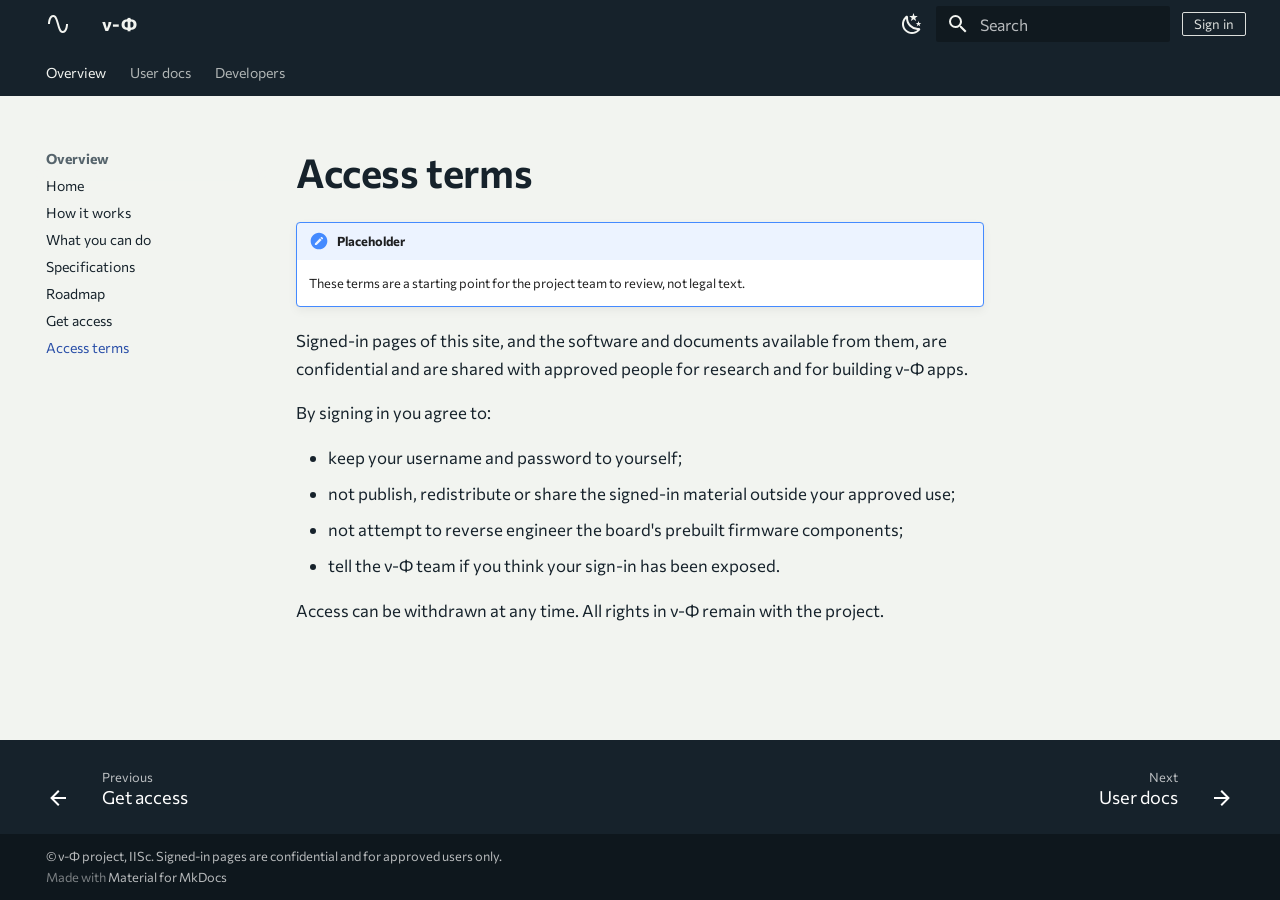
<file: terms/index.html>
<!doctype html>
<html lang="en" class="no-js">
  <head>
    
      <meta charset="utf-8">
      <meta name="viewport" content="width=device-width,initial-scale=1">
      
        <meta name="description" content="32-channel EEG and EMG acquisition board with on-board signal processing and edge ML.">
      
      
      
        <link rel="canonical" href="https://neuronicslab.github.io/nu-phi/terms/">
      
      
        <link rel="prev" href="../get-access/">
      
      
        <link rel="next" href="../docs/">
      
      
        
      
      
      <link rel="icon" href="../assets/images/favicon.png">
      <meta name="generator" content="mkdocs-1.6.1, mkdocs-material-9.7.7">
    
    
      
        <title>Access terms - ν-Φ</title>
      
    
    
      <link rel="stylesheet" href="../assets/stylesheets/main.ec1eaa64.min.css">
      
        
        <link rel="stylesheet" href="../assets/stylesheets/palette.ab4e12ef.min.css">
      
      


    
    
      
    
    
      
        
        
        <link rel="preconnect" href="https://fonts.gstatic.com" crossorigin>
        <link rel="stylesheet" href="https://fonts.googleapis.com/css?family=Commissioner:300,300i,400,400i,700,700i%7CJetBrains+Mono:400,400i,700,700i&display=fallback">
        <style>:root{--md-text-font:"Commissioner";--md-code-font:"JetBrains Mono"}</style>
      
    
    
      <link rel="stylesheet" href="../assets/css/nuphi.css">
    
    <script>__md_scope=new URL("..",location),__md_hash=e=>[...e].reduce(((e,_)=>(e<<5)-e+_.charCodeAt(0)),0),__md_get=(e,_=localStorage,t=__md_scope)=>JSON.parse(_.getItem(t.pathname+"."+e)),__md_set=(e,_,t=localStorage,a=__md_scope)=>{try{t.setItem(a.pathname+"."+e,JSON.stringify(_))}catch(e){}}</script>
    
      

    
    
  <meta name="robots" content="index,follow">

  </head>
  
  
    
    
      
    
    
    
    
    <body dir="ltr" data-md-color-scheme="nuphi-paper" data-md-color-primary="indigo" data-md-color-accent="indigo">
  
    
    <input class="md-toggle" data-md-toggle="drawer" type="checkbox" id="__drawer" autocomplete="off">
    <input class="md-toggle" data-md-toggle="search" type="checkbox" id="__search" autocomplete="off">
    <label class="md-overlay" for="__drawer"></label>
    <div data-md-component="skip">
      
        
        <a href="#access-terms" class="md-skip">
          Skip to content
        </a>
      
    </div>
    <div data-md-component="announce">
      
    </div>
    
    
      

<header class="md-header" data-md-component="header">
  <nav class="md-header__inner md-grid" aria-label="Header">
    <a href=".." title="ν-Φ" class="md-header__button md-logo" aria-label="ν-Φ" data-md-component="logo">
      
  
  <svg xmlns="http://www.w3.org/2000/svg" viewBox="0 0 24 24"><path d="M16.5 21c-3 0-4.19-4.24-5.45-8.72C10.14 9.04 9 5 7.5 5 4.11 5 4 11.93 4 12H2c0-.37.06-9 5.5-9 3 0 4.21 4.25 5.47 8.74C13.83 14.8 15 19 16.5 19c3.44 0 3.53-6.93 3.53-7h2c0 .37-.06 9-5.53 9"/></svg>

    </a>
    <label class="md-header__button md-icon" for="__drawer">
      
      <svg xmlns="http://www.w3.org/2000/svg" viewBox="0 0 24 24"><path d="M3 6h18v2H3zm0 5h18v2H3zm0 5h18v2H3z"/></svg>
    </label>
    <div class="md-header__title" data-md-component="header-title">
      <div class="md-header__ellipsis">
        <div class="md-header__topic">
          <span class="md-ellipsis">
            ν-Φ
          </span>
        </div>
        <div class="md-header__topic" data-md-component="header-topic">
          <span class="md-ellipsis">
            
              Access terms
            
          </span>
        </div>
      </div>
    </div>
    
      
        <form class="md-header__option" data-md-component="palette">
  
    
    
    
    <input class="md-option" data-md-color-media="(prefers-color-scheme: light)" data-md-color-scheme="nuphi-paper" data-md-color-primary="indigo" data-md-color-accent="indigo"  aria-label="Dark theme"  type="radio" name="__palette" id="__palette_0">
    
      <label class="md-header__button md-icon" title="Dark theme" for="__palette_1" hidden>
        <svg xmlns="http://www.w3.org/2000/svg" viewBox="0 0 24 24"><path d="m17.75 4.09-2.53 1.94.91 3.06-2.63-1.81-2.63 1.81.91-3.06-2.53-1.94L12.44 4l1.06-3 1.06 3zm3.5 6.91-1.64 1.25.59 1.98-1.7-1.17-1.7 1.17.59-1.98L15.75 11l2.06-.05L18.5 9l.69 1.95zm-2.28 4.95c.83-.08 1.72 1.1 1.19 1.85-.32.45-.66.87-1.08 1.27C15.17 23 8.84 23 4.94 19.07c-3.91-3.9-3.91-10.24 0-14.14.4-.4.82-.76 1.27-1.08.75-.53 1.93.36 1.85 1.19-.27 2.86.69 5.83 2.89 8.02a9.96 9.96 0 0 0 8.02 2.89m-1.64 2.02a12.08 12.08 0 0 1-7.8-3.47c-2.17-2.19-3.33-5-3.49-7.82-2.81 3.14-2.7 7.96.31 10.98 3.02 3.01 7.84 3.12 10.98.31"/></svg>
      </label>
    
  
    
    
    
    <input class="md-option" data-md-color-media="(prefers-color-scheme: dark)" data-md-color-scheme="nuphi-slate" data-md-color-primary="indigo" data-md-color-accent="indigo"  aria-label="Light theme"  type="radio" name="__palette" id="__palette_1">
    
      <label class="md-header__button md-icon" title="Light theme" for="__palette_0" hidden>
        <svg xmlns="http://www.w3.org/2000/svg" viewBox="0 0 24 24"><path d="M12 7a5 5 0 0 1 5 5 5 5 0 0 1-5 5 5 5 0 0 1-5-5 5 5 0 0 1 5-5m0 2a3 3 0 0 0-3 3 3 3 0 0 0 3 3 3 3 0 0 0 3-3 3 3 0 0 0-3-3m0-7 2.39 3.42C13.65 5.15 12.84 5 12 5s-1.65.15-2.39.42zM3.34 7l4.16-.35A7.2 7.2 0 0 0 5.94 8.5c-.44.74-.69 1.5-.83 2.29zm.02 10 1.76-3.77a7.131 7.131 0 0 0 2.38 4.14zM20.65 7l-1.77 3.79a7.02 7.02 0 0 0-2.38-4.15zm-.01 10-4.14.36c.59-.51 1.12-1.14 1.54-1.86.42-.73.69-1.5.83-2.29zM12 22l-2.41-3.44c.74.27 1.55.44 2.41.44.82 0 1.63-.17 2.37-.44z"/></svg>
      </label>
    
  
</form>
      
    
    
      <script>var palette=__md_get("__palette");if(palette&&palette.color){if("(prefers-color-scheme)"===palette.color.media){var media=matchMedia("(prefers-color-scheme: light)"),input=document.querySelector(media.matches?"[data-md-color-media='(prefers-color-scheme: light)']":"[data-md-color-media='(prefers-color-scheme: dark)']");palette.color.media=input.getAttribute("data-md-color-media"),palette.color.scheme=input.getAttribute("data-md-color-scheme"),palette.color.primary=input.getAttribute("data-md-color-primary"),palette.color.accent=input.getAttribute("data-md-color-accent")}for(var[key,value]of Object.entries(palette.color))document.body.setAttribute("data-md-color-"+key,value)}</script>
    
    
    
      
      
        <label class="md-header__button md-icon" for="__search">
          
          <svg xmlns="http://www.w3.org/2000/svg" viewBox="0 0 24 24"><path d="M9.5 3A6.5 6.5 0 0 1 16 9.5c0 1.61-.59 3.09-1.56 4.23l.27.27h.79l5 5-1.5 1.5-5-5v-.79l-.27-.27A6.52 6.52 0 0 1 9.5 16 6.5 6.5 0 0 1 3 9.5 6.5 6.5 0 0 1 9.5 3m0 2C7 5 5 7 5 9.5S7 14 9.5 14 14 12 14 9.5 12 5 9.5 5"/></svg>
        </label>
        <div class="md-search" data-md-component="search" role="dialog">
  <label class="md-search__overlay" for="__search"></label>
  <div class="md-search__inner" role="search">
    <form class="md-search__form" name="search">
      <input type="text" class="md-search__input" name="query" aria-label="Search" placeholder="Search" autocapitalize="off" autocorrect="off" autocomplete="off" spellcheck="false" data-md-component="search-query" required>
      <label class="md-search__icon md-icon" for="__search">
        
        <svg xmlns="http://www.w3.org/2000/svg" viewBox="0 0 24 24"><path d="M9.5 3A6.5 6.5 0 0 1 16 9.5c0 1.61-.59 3.09-1.56 4.23l.27.27h.79l5 5-1.5 1.5-5-5v-.79l-.27-.27A6.52 6.52 0 0 1 9.5 16 6.5 6.5 0 0 1 3 9.5 6.5 6.5 0 0 1 9.5 3m0 2C7 5 5 7 5 9.5S7 14 9.5 14 14 12 14 9.5 12 5 9.5 5"/></svg>
        
        <svg xmlns="http://www.w3.org/2000/svg" viewBox="0 0 24 24"><path d="M20 11v2H8l5.5 5.5-1.42 1.42L4.16 12l7.92-7.92L13.5 5.5 8 11z"/></svg>
      </label>
      <nav class="md-search__options" aria-label="Search">
        
        <button type="reset" class="md-search__icon md-icon" title="Clear" aria-label="Clear" tabindex="-1">
          
          <svg xmlns="http://www.w3.org/2000/svg" viewBox="0 0 24 24"><path d="M19 6.41 17.59 5 12 10.59 6.41 5 5 6.41 10.59 12 5 17.59 6.41 19 12 13.41 17.59 19 19 17.59 13.41 12z"/></svg>
        </button>
      </nav>
      
    </form>
    <div class="md-search__output">
      <div class="md-search__scrollwrap" tabindex="0" data-md-scrollfix>
        <div class="md-search-result" data-md-component="search-result">
          <div class="md-search-result__meta">
            Initializing search
          </div>
          <ol class="md-search-result__list" role="presentation"></ol>
        </div>
      </div>
    </div>
  </div>
</div>
      
    
    
  </nav>
  
</header>
    
    <div class="md-container" data-md-component="container">
      
      
        
          
            
<nav class="md-tabs" aria-label="Tabs" data-md-component="tabs">
  <div class="md-grid">
    <ul class="md-tabs__list">
      
        
  
  
  
    
  
  
    
    
      <li class="md-tabs__item md-tabs__item--active">
        <a href=".." class="md-tabs__link">
          
  
  
  Overview

        </a>
      </li>
    
  

      
        
  
  
  
  
    
    
      <li class="md-tabs__item">
        <a href="../docs/" class="md-tabs__link">
          
  
  
  User docs

        </a>
      </li>
    
  

      
        
  
  
  
  
    
    
      <li class="md-tabs__item">
        <a href="../dev/" class="md-tabs__link">
          
  
  
  Developers

        </a>
      </li>
    
  

      
    </ul>
  </div>
</nav>
          
        
      
      <main class="md-main" data-md-component="main">
        <div class="md-main__inner md-grid">
          
            
              
              <div class="md-sidebar md-sidebar--primary" data-md-component="sidebar" data-md-type="navigation" >
                <div class="md-sidebar__scrollwrap">
                  <div class="md-sidebar__inner">
                    


  


<nav class="md-nav md-nav--primary md-nav--lifted" aria-label="Navigation" data-md-level="0">
  <label class="md-nav__title" for="__drawer">
    <a href=".." title="ν-Φ" class="md-nav__button md-logo" aria-label="ν-Φ" data-md-component="logo">
      
  
  <svg xmlns="http://www.w3.org/2000/svg" viewBox="0 0 24 24"><path d="M16.5 21c-3 0-4.19-4.24-5.45-8.72C10.14 9.04 9 5 7.5 5 4.11 5 4 11.93 4 12H2c0-.37.06-9 5.5-9 3 0 4.21 4.25 5.47 8.74C13.83 14.8 15 19 16.5 19c3.44 0 3.53-6.93 3.53-7h2c0 .37-.06 9-5.53 9"/></svg>

    </a>
    ν-Φ
  </label>
  
  <ul class="md-nav__list" data-md-scrollfix>
    
      
      
  
  
    
  
  
  
    
    
    
    
      
        
        
      
      
        
      
    
    
    <li class="md-nav__item md-nav__item--active md-nav__item--section md-nav__item--nested">
      
        
        
        <input class="md-nav__toggle md-toggle " type="checkbox" id="__nav_1" checked>
        
          
          <label class="md-nav__link" for="__nav_1" id="__nav_1_label" tabindex="">
            
  
  
  <span class="md-ellipsis">
    
  
    Overview
  

    
  </span>
  
  

            <span class="md-nav__icon md-icon"></span>
          </label>
        
        <nav class="md-nav" data-md-level="1" aria-labelledby="__nav_1_label" aria-expanded="true">
          <label class="md-nav__title" for="__nav_1">
            <span class="md-nav__icon md-icon"></span>
            
  
    Overview
  

          </label>
          <ul class="md-nav__list" data-md-scrollfix>
            
              
                
  
  
  
  
    <li class="md-nav__item">
      <a href=".." class="md-nav__link">
        
  
  
  <span class="md-ellipsis">
    
  
    Home
  

    
  </span>
  
  

      </a>
    </li>
  

              
            
              
                
  
  
  
  
    <li class="md-nav__item">
      <a href="../how-it-works/" class="md-nav__link">
        
  
  
  <span class="md-ellipsis">
    
  
    How it works
  

    
  </span>
  
  

      </a>
    </li>
  

              
            
              
                
  
  
  
  
    <li class="md-nav__item">
      <a href="../what-you-can-do/" class="md-nav__link">
        
  
  
  <span class="md-ellipsis">
    
  
    What you can do
  

    
  </span>
  
  

      </a>
    </li>
  

              
            
              
                
  
  
  
  
    <li class="md-nav__item">
      <a href="../specifications/" class="md-nav__link">
        
  
  
  <span class="md-ellipsis">
    
  
    Specifications
  

    
  </span>
  
  

      </a>
    </li>
  

              
            
              
                
  
  
  
  
    <li class="md-nav__item">
      <a href="../roadmap/" class="md-nav__link">
        
  
  
  <span class="md-ellipsis">
    
  
    Roadmap
  

    
  </span>
  
  

      </a>
    </li>
  

              
            
              
                
  
  
  
  
    <li class="md-nav__item">
      <a href="../get-access/" class="md-nav__link">
        
  
  
  <span class="md-ellipsis">
    
  
    Get access
  

    
  </span>
  
  

      </a>
    </li>
  

              
            
              
                
  
  
    
  
  
  
    <li class="md-nav__item md-nav__item--active">
      
      <input class="md-nav__toggle md-toggle" type="checkbox" id="__toc">
      
      
        
      
      
      <a href="./" class="md-nav__link md-nav__link--active">
        
  
  
  <span class="md-ellipsis">
    
  
    Access terms
  

    
  </span>
  
  

      </a>
      
    </li>
  

              
            
          </ul>
        </nav>
      
    </li>
  

    
      
      
  
  
  
  
    
    
    
    
      
      
        
      
    
    
    <li class="md-nav__item md-nav__item--nested">
      
        
        
        <input class="md-nav__toggle md-toggle " type="checkbox" id="__nav_2" >
        
          
          <label class="md-nav__link" for="__nav_2" id="__nav_2_label" tabindex="0">
            
  
  
  <span class="md-ellipsis">
    
  
    User docs
  

    
  </span>
  
  

            <span class="md-nav__icon md-icon"></span>
          </label>
        
        <nav class="md-nav" data-md-level="1" aria-labelledby="__nav_2_label" aria-expanded="false">
          <label class="md-nav__title" for="__nav_2">
            <span class="md-nav__icon md-icon"></span>
            
  
    User docs
  

          </label>
          <ul class="md-nav__list" data-md-scrollfix>
            
              
                
  
  
  
  
    <li class="md-nav__item">
      <a href="../docs/" class="md-nav__link">
        
  
  
  <span class="md-ellipsis">
    
  
    User docs
  

    
  </span>
  
  

      </a>
    </li>
  

              
            
              
                
  
  
  
  
    <li class="md-nav__item">
      <a href="../docs/user-guide/" class="md-nav__link">
        
  
  
  <span class="md-ellipsis">
    
  
    Operating guide
  

    
  </span>
  
  

      </a>
    </li>
  

              
            
              
                
  
  
  
  
    <li class="md-nav__item">
      <a href="../docs/troubleshooting/" class="md-nav__link">
        
  
  
  <span class="md-ellipsis">
    
  
    Troubleshooting
  

    
  </span>
  
  

      </a>
    </li>
  

              
            
          </ul>
        </nav>
      
    </li>
  

    
      
      
  
  
  
  
    
    
    
    
      
      
        
      
    
    
    <li class="md-nav__item md-nav__item--nested">
      
        
        
        <input class="md-nav__toggle md-toggle " type="checkbox" id="__nav_3" >
        
          
          <label class="md-nav__link" for="__nav_3" id="__nav_3_label" tabindex="0">
            
  
  
  <span class="md-ellipsis">
    
  
    Developers
  

    
  </span>
  
  

            <span class="md-nav__icon md-icon"></span>
          </label>
        
        <nav class="md-nav" data-md-level="1" aria-labelledby="__nav_3_label" aria-expanded="false">
          <label class="md-nav__title" for="__nav_3">
            <span class="md-nav__icon md-icon"></span>
            
  
    Developers
  

          </label>
          <ul class="md-nav__list" data-md-scrollfix>
            
              
                
  
  
  
  
    <li class="md-nav__item">
      <a href="../dev/" class="md-nav__link">
        
  
  
  <span class="md-ellipsis">
    
  
    Developers
  

    
  </span>
  
  

      </a>
    </li>
  

              
            
              
                
  
  
  
  
    <li class="md-nav__item">
      <a href="../dev/developer-wiki/" class="md-nav__link">
        
  
  
  <span class="md-ellipsis">
    
  
    Developer wiki
  

    
  </span>
  
  

      </a>
    </li>
  

              
            
          </ul>
        </nav>
      
    </li>
  

    
  </ul>
</nav>
                  </div>
                </div>
              </div>
            
            
              
              <div class="md-sidebar md-sidebar--secondary" data-md-component="sidebar" data-md-type="toc" >
                <div class="md-sidebar__scrollwrap">
                  <div class="md-sidebar__inner">
                    

<nav class="md-nav md-nav--secondary" aria-label="Table of contents">
  
  
  
    
  
  
</nav>
                  </div>
                </div>
              </div>
            
          
          
            <div class="md-content" data-md-component="content">
              
              <article class="md-content__inner md-typeset">
                
                  



<h1 id="access-terms">Access terms<a class="headerlink" href="#access-terms" title="Permanent link">&para;</a></h1>
<div class="admonition note">
<p class="admonition-title">Placeholder</p>
<p>These terms are a starting point for the project team to review, not legal text.</p>
</div>
<p>Signed-in pages of this site, and the software and documents available from them, are confidential and are shared with approved people for research and for building ν-Φ apps.</p>
<p>By signing in you agree to:</p>
<ul>
<li>keep your username and password to yourself;</li>
<li>not publish, redistribute or share the signed-in material outside your approved use;</li>
<li>not attempt to reverse engineer the board's prebuilt firmware components;</li>
<li>tell the ν-Φ team if you think your sign-in has been exposed.</li>
</ul>
<p>Access can be withdrawn at any time. All rights in ν-Φ remain with the project.</p>







  
  






                
              </article>
            </div>
          
          
<script>var target=document.getElementById(location.hash.slice(1));target&&target.name&&(target.checked=target.name.startsWith("__tabbed_"))</script>
        </div>
        
          <button type="button" class="md-top md-icon" data-md-component="top" hidden>
  
  <svg xmlns="http://www.w3.org/2000/svg" viewBox="0 0 24 24"><path d="M13 20h-2V8l-5.5 5.5-1.42-1.42L12 4.16l7.92 7.92-1.42 1.42L13 8z"/></svg>
  Back to top
</button>
        
      </main>
      
        <footer class="md-footer">
  
    
      
      <nav class="md-footer__inner md-grid" aria-label="Footer" >
        
          
          <a href="../get-access/" class="md-footer__link md-footer__link--prev" aria-label="Previous: Get access">
            <div class="md-footer__button md-icon">
              
              <svg xmlns="http://www.w3.org/2000/svg" viewBox="0 0 24 24"><path d="M20 11v2H8l5.5 5.5-1.42 1.42L4.16 12l7.92-7.92L13.5 5.5 8 11z"/></svg>
            </div>
            <div class="md-footer__title">
              <span class="md-footer__direction">
                Previous
              </span>
              <div class="md-ellipsis">
                Get access
              </div>
            </div>
          </a>
        
        
          
          <a href="../docs/" class="md-footer__link md-footer__link--next" aria-label="Next: User docs">
            <div class="md-footer__title">
              <span class="md-footer__direction">
                Next
              </span>
              <div class="md-ellipsis">
                User docs
              </div>
            </div>
            <div class="md-footer__button md-icon">
              
              <svg xmlns="http://www.w3.org/2000/svg" viewBox="0 0 24 24"><path d="M4 11v2h12l-5.5 5.5 1.42 1.42L19.84 12l-7.92-7.92L10.5 5.5 16 11z"/></svg>
            </div>
          </a>
        
      </nav>
    
  
  <div class="md-footer-meta md-typeset">
    <div class="md-footer-meta__inner md-grid">
      <div class="md-copyright">
  
    <div class="md-copyright__highlight">
      © ν-Φ project, IISc. Signed-in pages are confidential and for approved users only.
    </div>
  
  
    Made with
    <a href="https://squidfunk.github.io/mkdocs-material/" target="_blank" rel="noopener">
      Material for MkDocs
    </a>
  
</div>
      
    </div>
  </div>
</footer>
      
    </div>
    <div class="md-dialog" data-md-component="dialog">
      <div class="md-dialog__inner md-typeset"></div>
    </div>
    
    
    
      
      
      <script id="__config" type="application/json">{"annotate": null, "base": "..", "features": ["navigation.tabs", "navigation.sections", "navigation.top", "navigation.footer", "search.highlight", "content.code.copy"], "search": "../assets/javascripts/workers/search.2c215733.min.js", "tags": null, "translations": {"clipboard.copied": "Copied to clipboard", "clipboard.copy": "Copy to clipboard", "search.result.more.one": "1 more on this page", "search.result.more.other": "# more on this page", "search.result.none": "No matching documents", "search.result.one": "1 matching document", "search.result.other": "# matching documents", "search.result.placeholder": "Type to start searching", "search.result.term.missing": "Missing", "select.version": "Select version"}, "version": null}</script>
    
    
      <script src="../assets/javascripts/bundle.d7400e89.min.js"></script>
      
        <script src="../assets/js/nuphi-auth.js"></script>
      
    
  </body>
</html>
</file>
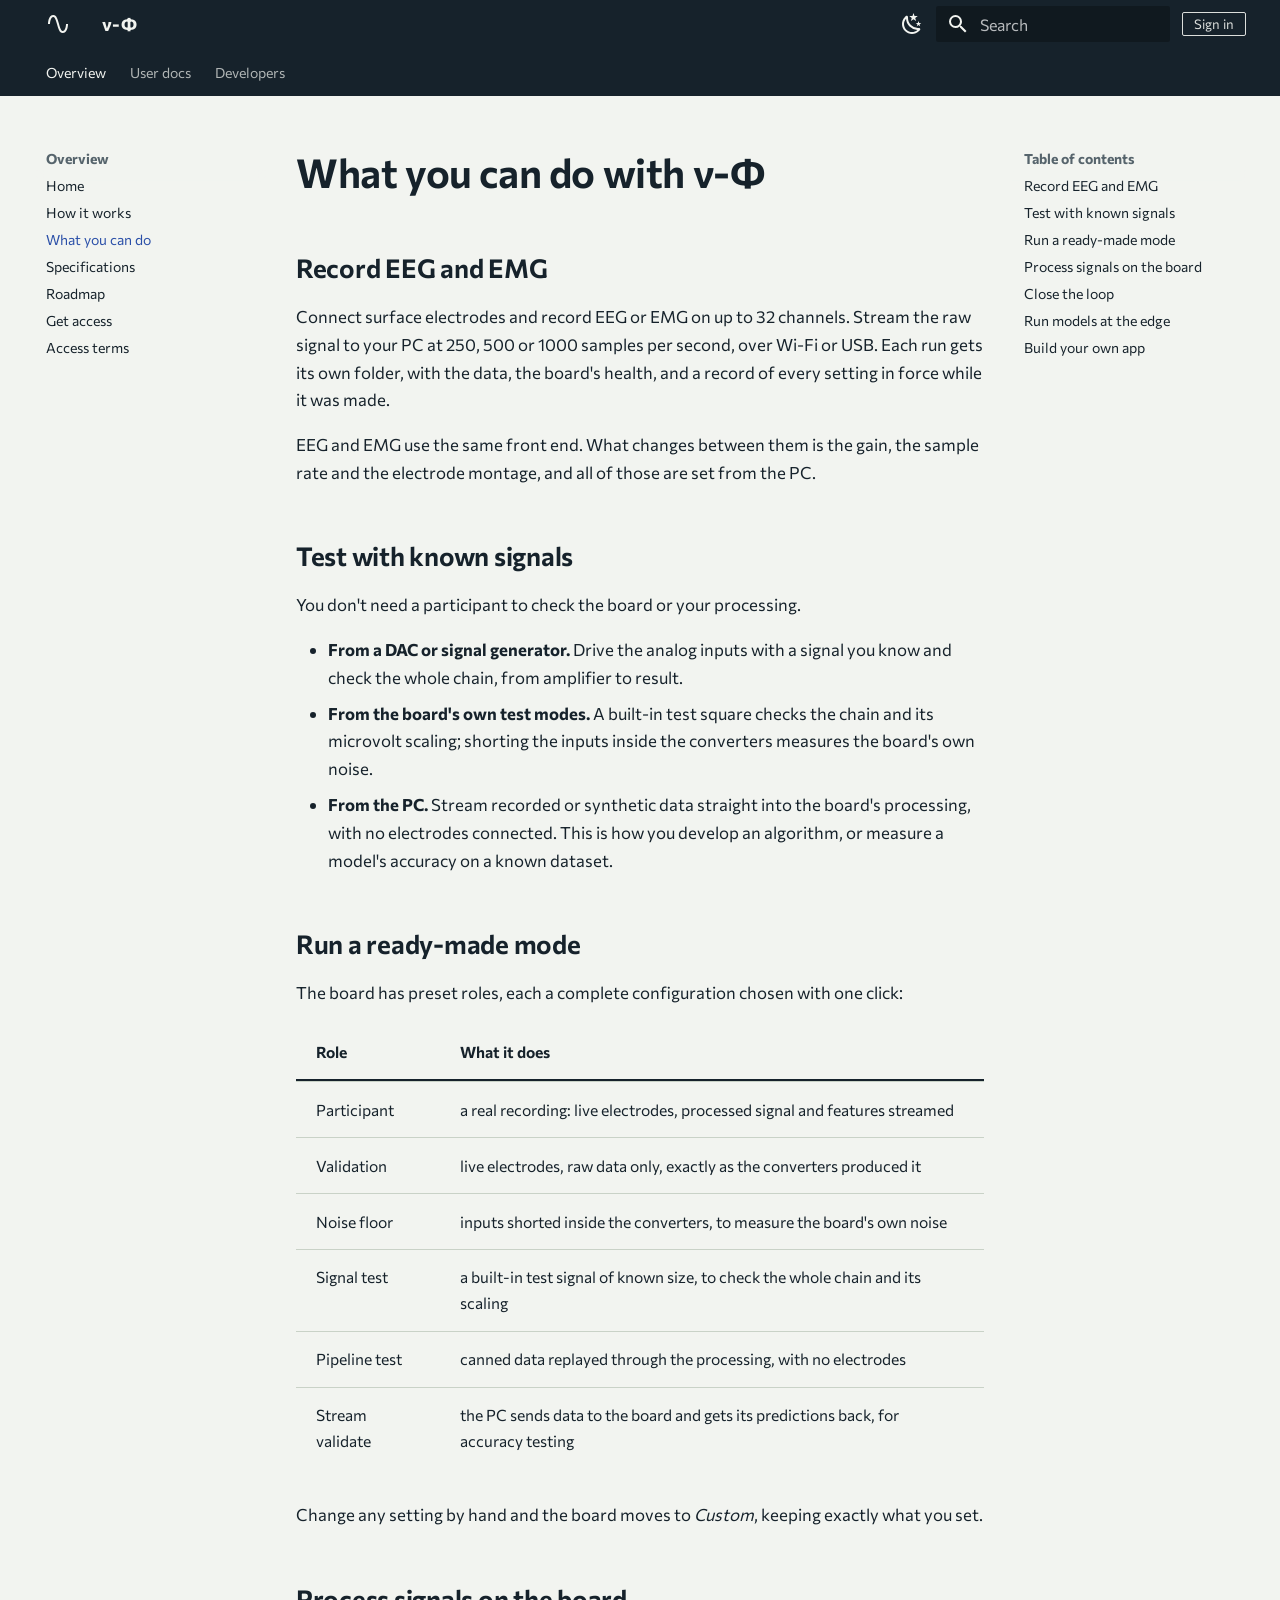
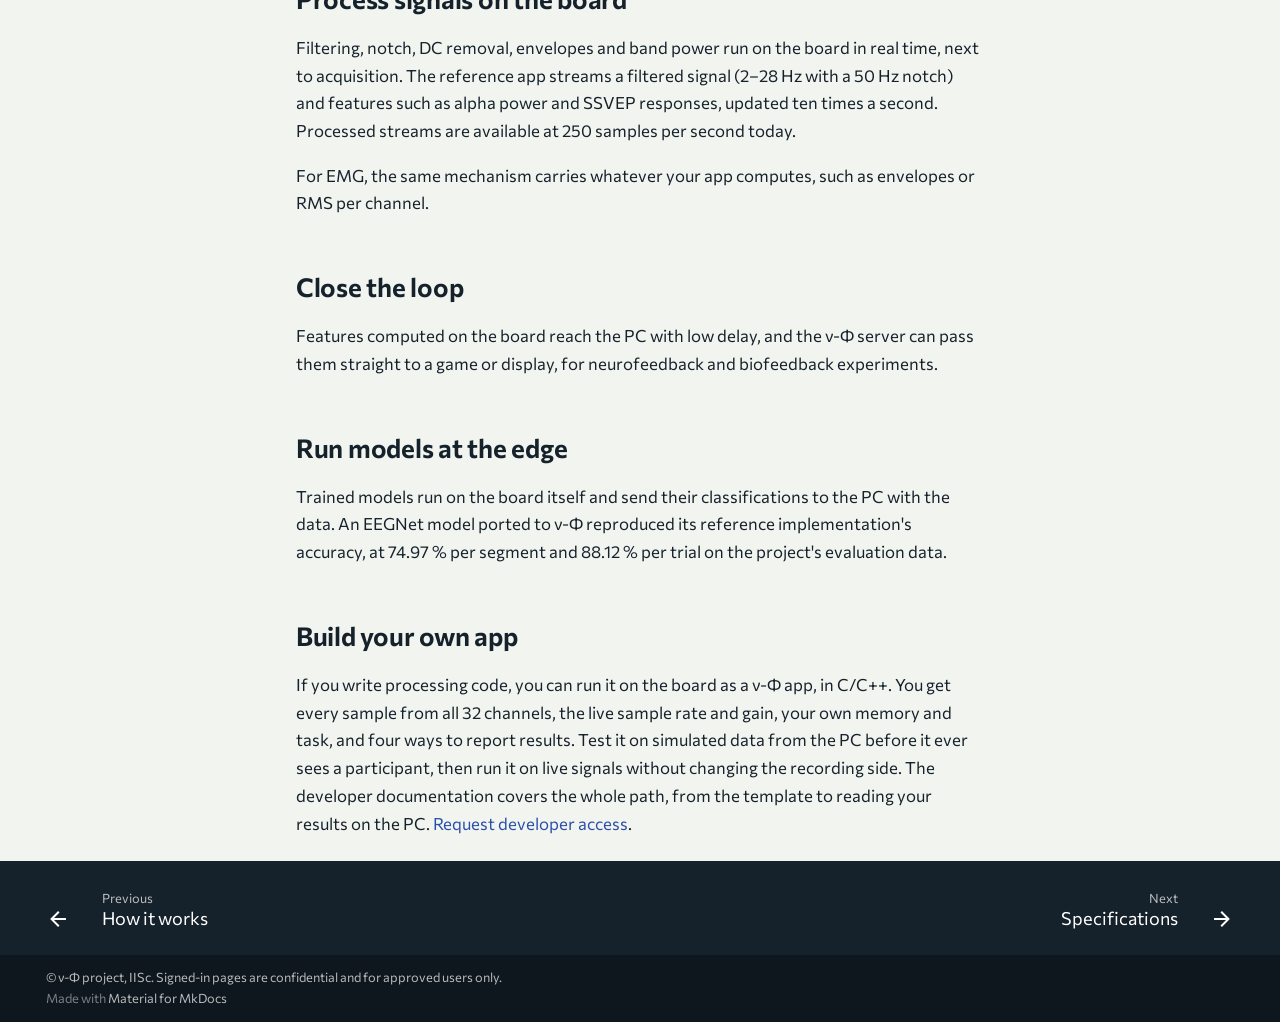
<file: what-you-can-do/index.html>
<!doctype html>
<html lang="en" class="no-js">
  <head>
    
      <meta charset="utf-8">
      <meta name="viewport" content="width=device-width,initial-scale=1">
      
        <meta name="description" content="32-channel EEG and EMG acquisition board with on-board signal processing and edge ML.">
      
      
      
        <link rel="canonical" href="https://neuronicslab.github.io/nu-phi/what-you-can-do/">
      
      
        <link rel="prev" href="../how-it-works/">
      
      
        <link rel="next" href="../specifications/">
      
      
        
      
      
      <link rel="icon" href="../assets/images/favicon.png">
      <meta name="generator" content="mkdocs-1.6.1, mkdocs-material-9.7.7">
    
    
      
        <title>What you can do with ν-Φ - ν-Φ</title>
      
    
    
      <link rel="stylesheet" href="../assets/stylesheets/main.ec1eaa64.min.css">
      
        
        <link rel="stylesheet" href="../assets/stylesheets/palette.ab4e12ef.min.css">
      
      


    
    
      
    
    
      
        
        
        <link rel="preconnect" href="https://fonts.gstatic.com" crossorigin>
        <link rel="stylesheet" href="https://fonts.googleapis.com/css?family=Commissioner:300,300i,400,400i,700,700i%7CJetBrains+Mono:400,400i,700,700i&display=fallback">
        <style>:root{--md-text-font:"Commissioner";--md-code-font:"JetBrains Mono"}</style>
      
    
    
      <link rel="stylesheet" href="../assets/css/nuphi.css">
    
    <script>__md_scope=new URL("..",location),__md_hash=e=>[...e].reduce(((e,_)=>(e<<5)-e+_.charCodeAt(0)),0),__md_get=(e,_=localStorage,t=__md_scope)=>JSON.parse(_.getItem(t.pathname+"."+e)),__md_set=(e,_,t=localStorage,a=__md_scope)=>{try{t.setItem(a.pathname+"."+e,JSON.stringify(_))}catch(e){}}</script>
    
      

    
    
  <meta name="robots" content="index,follow">

  </head>
  
  
    
    
      
    
    
    
    
    <body dir="ltr" data-md-color-scheme="nuphi-paper" data-md-color-primary="indigo" data-md-color-accent="indigo">
  
    
    <input class="md-toggle" data-md-toggle="drawer" type="checkbox" id="__drawer" autocomplete="off">
    <input class="md-toggle" data-md-toggle="search" type="checkbox" id="__search" autocomplete="off">
    <label class="md-overlay" for="__drawer"></label>
    <div data-md-component="skip">
      
        
        <a href="#what-you-can-do-with-ν-φ" class="md-skip">
          Skip to content
        </a>
      
    </div>
    <div data-md-component="announce">
      
    </div>
    
    
      

<header class="md-header" data-md-component="header">
  <nav class="md-header__inner md-grid" aria-label="Header">
    <a href=".." title="ν-Φ" class="md-header__button md-logo" aria-label="ν-Φ" data-md-component="logo">
      
  
  <svg xmlns="http://www.w3.org/2000/svg" viewBox="0 0 24 24"><path d="M16.5 21c-3 0-4.19-4.24-5.45-8.72C10.14 9.04 9 5 7.5 5 4.11 5 4 11.93 4 12H2c0-.37.06-9 5.5-9 3 0 4.21 4.25 5.47 8.74C13.83 14.8 15 19 16.5 19c3.44 0 3.53-6.93 3.53-7h2c0 .37-.06 9-5.53 9"/></svg>

    </a>
    <label class="md-header__button md-icon" for="__drawer">
      
      <svg xmlns="http://www.w3.org/2000/svg" viewBox="0 0 24 24"><path d="M3 6h18v2H3zm0 5h18v2H3zm0 5h18v2H3z"/></svg>
    </label>
    <div class="md-header__title" data-md-component="header-title">
      <div class="md-header__ellipsis">
        <div class="md-header__topic">
          <span class="md-ellipsis">
            ν-Φ
          </span>
        </div>
        <div class="md-header__topic" data-md-component="header-topic">
          <span class="md-ellipsis">
            
              What you can do with ν-Φ
            
          </span>
        </div>
      </div>
    </div>
    
      
        <form class="md-header__option" data-md-component="palette">
  
    
    
    
    <input class="md-option" data-md-color-media="(prefers-color-scheme: light)" data-md-color-scheme="nuphi-paper" data-md-color-primary="indigo" data-md-color-accent="indigo"  aria-label="Dark theme"  type="radio" name="__palette" id="__palette_0">
    
      <label class="md-header__button md-icon" title="Dark theme" for="__palette_1" hidden>
        <svg xmlns="http://www.w3.org/2000/svg" viewBox="0 0 24 24"><path d="m17.75 4.09-2.53 1.94.91 3.06-2.63-1.81-2.63 1.81.91-3.06-2.53-1.94L12.44 4l1.06-3 1.06 3zm3.5 6.91-1.64 1.25.59 1.98-1.7-1.17-1.7 1.17.59-1.98L15.75 11l2.06-.05L18.5 9l.69 1.95zm-2.28 4.95c.83-.08 1.72 1.1 1.19 1.85-.32.45-.66.87-1.08 1.27C15.17 23 8.84 23 4.94 19.07c-3.91-3.9-3.91-10.24 0-14.14.4-.4.82-.76 1.27-1.08.75-.53 1.93.36 1.85 1.19-.27 2.86.69 5.83 2.89 8.02a9.96 9.96 0 0 0 8.02 2.89m-1.64 2.02a12.08 12.08 0 0 1-7.8-3.47c-2.17-2.19-3.33-5-3.49-7.82-2.81 3.14-2.7 7.96.31 10.98 3.02 3.01 7.84 3.12 10.98.31"/></svg>
      </label>
    
  
    
    
    
    <input class="md-option" data-md-color-media="(prefers-color-scheme: dark)" data-md-color-scheme="nuphi-slate" data-md-color-primary="indigo" data-md-color-accent="indigo"  aria-label="Light theme"  type="radio" name="__palette" id="__palette_1">
    
      <label class="md-header__button md-icon" title="Light theme" for="__palette_0" hidden>
        <svg xmlns="http://www.w3.org/2000/svg" viewBox="0 0 24 24"><path d="M12 7a5 5 0 0 1 5 5 5 5 0 0 1-5 5 5 5 0 0 1-5-5 5 5 0 0 1 5-5m0 2a3 3 0 0 0-3 3 3 3 0 0 0 3 3 3 3 0 0 0 3-3 3 3 0 0 0-3-3m0-7 2.39 3.42C13.65 5.15 12.84 5 12 5s-1.65.15-2.39.42zM3.34 7l4.16-.35A7.2 7.2 0 0 0 5.94 8.5c-.44.74-.69 1.5-.83 2.29zm.02 10 1.76-3.77a7.131 7.131 0 0 0 2.38 4.14zM20.65 7l-1.77 3.79a7.02 7.02 0 0 0-2.38-4.15zm-.01 10-4.14.36c.59-.51 1.12-1.14 1.54-1.86.42-.73.69-1.5.83-2.29zM12 22l-2.41-3.44c.74.27 1.55.44 2.41.44.82 0 1.63-.17 2.37-.44z"/></svg>
      </label>
    
  
</form>
      
    
    
      <script>var palette=__md_get("__palette");if(palette&&palette.color){if("(prefers-color-scheme)"===palette.color.media){var media=matchMedia("(prefers-color-scheme: light)"),input=document.querySelector(media.matches?"[data-md-color-media='(prefers-color-scheme: light)']":"[data-md-color-media='(prefers-color-scheme: dark)']");palette.color.media=input.getAttribute("data-md-color-media"),palette.color.scheme=input.getAttribute("data-md-color-scheme"),palette.color.primary=input.getAttribute("data-md-color-primary"),palette.color.accent=input.getAttribute("data-md-color-accent")}for(var[key,value]of Object.entries(palette.color))document.body.setAttribute("data-md-color-"+key,value)}</script>
    
    
    
      
      
        <label class="md-header__button md-icon" for="__search">
          
          <svg xmlns="http://www.w3.org/2000/svg" viewBox="0 0 24 24"><path d="M9.5 3A6.5 6.5 0 0 1 16 9.5c0 1.61-.59 3.09-1.56 4.23l.27.27h.79l5 5-1.5 1.5-5-5v-.79l-.27-.27A6.52 6.52 0 0 1 9.5 16 6.5 6.5 0 0 1 3 9.5 6.5 6.5 0 0 1 9.5 3m0 2C7 5 5 7 5 9.5S7 14 9.5 14 14 12 14 9.5 12 5 9.5 5"/></svg>
        </label>
        <div class="md-search" data-md-component="search" role="dialog">
  <label class="md-search__overlay" for="__search"></label>
  <div class="md-search__inner" role="search">
    <form class="md-search__form" name="search">
      <input type="text" class="md-search__input" name="query" aria-label="Search" placeholder="Search" autocapitalize="off" autocorrect="off" autocomplete="off" spellcheck="false" data-md-component="search-query" required>
      <label class="md-search__icon md-icon" for="__search">
        
        <svg xmlns="http://www.w3.org/2000/svg" viewBox="0 0 24 24"><path d="M9.5 3A6.5 6.5 0 0 1 16 9.5c0 1.61-.59 3.09-1.56 4.23l.27.27h.79l5 5-1.5 1.5-5-5v-.79l-.27-.27A6.52 6.52 0 0 1 9.5 16 6.5 6.5 0 0 1 3 9.5 6.5 6.5 0 0 1 9.5 3m0 2C7 5 5 7 5 9.5S7 14 9.5 14 14 12 14 9.5 12 5 9.5 5"/></svg>
        
        <svg xmlns="http://www.w3.org/2000/svg" viewBox="0 0 24 24"><path d="M20 11v2H8l5.5 5.5-1.42 1.42L4.16 12l7.92-7.92L13.5 5.5 8 11z"/></svg>
      </label>
      <nav class="md-search__options" aria-label="Search">
        
        <button type="reset" class="md-search__icon md-icon" title="Clear" aria-label="Clear" tabindex="-1">
          
          <svg xmlns="http://www.w3.org/2000/svg" viewBox="0 0 24 24"><path d="M19 6.41 17.59 5 12 10.59 6.41 5 5 6.41 10.59 12 5 17.59 6.41 19 12 13.41 17.59 19 19 17.59 13.41 12z"/></svg>
        </button>
      </nav>
      
    </form>
    <div class="md-search__output">
      <div class="md-search__scrollwrap" tabindex="0" data-md-scrollfix>
        <div class="md-search-result" data-md-component="search-result">
          <div class="md-search-result__meta">
            Initializing search
          </div>
          <ol class="md-search-result__list" role="presentation"></ol>
        </div>
      </div>
    </div>
  </div>
</div>
      
    
    
  </nav>
  
</header>
    
    <div class="md-container" data-md-component="container">
      
      
        
          
            
<nav class="md-tabs" aria-label="Tabs" data-md-component="tabs">
  <div class="md-grid">
    <ul class="md-tabs__list">
      
        
  
  
  
    
  
  
    
    
      <li class="md-tabs__item md-tabs__item--active">
        <a href=".." class="md-tabs__link">
          
  
  
  Overview

        </a>
      </li>
    
  

      
        
  
  
  
  
    
    
      <li class="md-tabs__item">
        <a href="../docs/" class="md-tabs__link">
          
  
  
  User docs

        </a>
      </li>
    
  

      
        
  
  
  
  
    
    
      <li class="md-tabs__item">
        <a href="../dev/" class="md-tabs__link">
          
  
  
  Developers

        </a>
      </li>
    
  

      
    </ul>
  </div>
</nav>
          
        
      
      <main class="md-main" data-md-component="main">
        <div class="md-main__inner md-grid">
          
            
              
              <div class="md-sidebar md-sidebar--primary" data-md-component="sidebar" data-md-type="navigation" >
                <div class="md-sidebar__scrollwrap">
                  <div class="md-sidebar__inner">
                    


  


<nav class="md-nav md-nav--primary md-nav--lifted" aria-label="Navigation" data-md-level="0">
  <label class="md-nav__title" for="__drawer">
    <a href=".." title="ν-Φ" class="md-nav__button md-logo" aria-label="ν-Φ" data-md-component="logo">
      
  
  <svg xmlns="http://www.w3.org/2000/svg" viewBox="0 0 24 24"><path d="M16.5 21c-3 0-4.19-4.24-5.45-8.72C10.14 9.04 9 5 7.5 5 4.11 5 4 11.93 4 12H2c0-.37.06-9 5.5-9 3 0 4.21 4.25 5.47 8.74C13.83 14.8 15 19 16.5 19c3.44 0 3.53-6.93 3.53-7h2c0 .37-.06 9-5.53 9"/></svg>

    </a>
    ν-Φ
  </label>
  
  <ul class="md-nav__list" data-md-scrollfix>
    
      
      
  
  
    
  
  
  
    
    
    
    
      
        
        
      
      
        
      
    
    
    <li class="md-nav__item md-nav__item--active md-nav__item--section md-nav__item--nested">
      
        
        
        <input class="md-nav__toggle md-toggle " type="checkbox" id="__nav_1" checked>
        
          
          <label class="md-nav__link" for="__nav_1" id="__nav_1_label" tabindex="">
            
  
  
  <span class="md-ellipsis">
    
  
    Overview
  

    
  </span>
  
  

            <span class="md-nav__icon md-icon"></span>
          </label>
        
        <nav class="md-nav" data-md-level="1" aria-labelledby="__nav_1_label" aria-expanded="true">
          <label class="md-nav__title" for="__nav_1">
            <span class="md-nav__icon md-icon"></span>
            
  
    Overview
  

          </label>
          <ul class="md-nav__list" data-md-scrollfix>
            
              
                
  
  
  
  
    <li class="md-nav__item">
      <a href=".." class="md-nav__link">
        
  
  
  <span class="md-ellipsis">
    
  
    Home
  

    
  </span>
  
  

      </a>
    </li>
  

              
            
              
                
  
  
  
  
    <li class="md-nav__item">
      <a href="../how-it-works/" class="md-nav__link">
        
  
  
  <span class="md-ellipsis">
    
  
    How it works
  

    
  </span>
  
  

      </a>
    </li>
  

              
            
              
                
  
  
    
  
  
  
    <li class="md-nav__item md-nav__item--active">
      
      <input class="md-nav__toggle md-toggle" type="checkbox" id="__toc">
      
      
        
      
      
        <label class="md-nav__link md-nav__link--active" for="__toc">
          
  
  
  <span class="md-ellipsis">
    
  
    What you can do
  

    
  </span>
  
  

          <span class="md-nav__icon md-icon"></span>
        </label>
      
      <a href="./" class="md-nav__link md-nav__link--active">
        
  
  
  <span class="md-ellipsis">
    
  
    What you can do
  

    
  </span>
  
  

      </a>
      
        

<nav class="md-nav md-nav--secondary" aria-label="Table of contents">
  
  
  
    
  
  
    <label class="md-nav__title" for="__toc">
      <span class="md-nav__icon md-icon"></span>
      Table of contents
    </label>
    <ul class="md-nav__list" data-md-component="toc" data-md-scrollfix>
      
        <li class="md-nav__item">
  <a href="#record-eeg-and-emg" class="md-nav__link">
    <span class="md-ellipsis">
      
        Record EEG and EMG
      
    </span>
  </a>
  
</li>
      
        <li class="md-nav__item">
  <a href="#test-with-known-signals" class="md-nav__link">
    <span class="md-ellipsis">
      
        Test with known signals
      
    </span>
  </a>
  
</li>
      
        <li class="md-nav__item">
  <a href="#run-a-ready-made-mode" class="md-nav__link">
    <span class="md-ellipsis">
      
        Run a ready-made mode
      
    </span>
  </a>
  
</li>
      
        <li class="md-nav__item">
  <a href="#process-signals-on-the-board" class="md-nav__link">
    <span class="md-ellipsis">
      
        Process signals on the board
      
    </span>
  </a>
  
</li>
      
        <li class="md-nav__item">
  <a href="#close-the-loop" class="md-nav__link">
    <span class="md-ellipsis">
      
        Close the loop
      
    </span>
  </a>
  
</li>
      
        <li class="md-nav__item">
  <a href="#run-models-at-the-edge" class="md-nav__link">
    <span class="md-ellipsis">
      
        Run models at the edge
      
    </span>
  </a>
  
</li>
      
        <li class="md-nav__item">
  <a href="#build-your-own-app" class="md-nav__link">
    <span class="md-ellipsis">
      
        Build your own app
      
    </span>
  </a>
  
</li>
      
    </ul>
  
</nav>
      
    </li>
  

              
            
              
                
  
  
  
  
    <li class="md-nav__item">
      <a href="../specifications/" class="md-nav__link">
        
  
  
  <span class="md-ellipsis">
    
  
    Specifications
  

    
  </span>
  
  

      </a>
    </li>
  

              
            
              
                
  
  
  
  
    <li class="md-nav__item">
      <a href="../roadmap/" class="md-nav__link">
        
  
  
  <span class="md-ellipsis">
    
  
    Roadmap
  

    
  </span>
  
  

      </a>
    </li>
  

              
            
              
                
  
  
  
  
    <li class="md-nav__item">
      <a href="../get-access/" class="md-nav__link">
        
  
  
  <span class="md-ellipsis">
    
  
    Get access
  

    
  </span>
  
  

      </a>
    </li>
  

              
            
              
                
  
  
  
  
    <li class="md-nav__item">
      <a href="../terms/" class="md-nav__link">
        
  
  
  <span class="md-ellipsis">
    
  
    Access terms
  

    
  </span>
  
  

      </a>
    </li>
  

              
            
          </ul>
        </nav>
      
    </li>
  

    
      
      
  
  
  
  
    
    
    
    
      
      
        
      
    
    
    <li class="md-nav__item md-nav__item--nested">
      
        
        
        <input class="md-nav__toggle md-toggle " type="checkbox" id="__nav_2" >
        
          
          <label class="md-nav__link" for="__nav_2" id="__nav_2_label" tabindex="0">
            
  
  
  <span class="md-ellipsis">
    
  
    User docs
  

    
  </span>
  
  

            <span class="md-nav__icon md-icon"></span>
          </label>
        
        <nav class="md-nav" data-md-level="1" aria-labelledby="__nav_2_label" aria-expanded="false">
          <label class="md-nav__title" for="__nav_2">
            <span class="md-nav__icon md-icon"></span>
            
  
    User docs
  

          </label>
          <ul class="md-nav__list" data-md-scrollfix>
            
              
                
  
  
  
  
    <li class="md-nav__item">
      <a href="../docs/" class="md-nav__link">
        
  
  
  <span class="md-ellipsis">
    
  
    User docs
  

    
  </span>
  
  

      </a>
    </li>
  

              
            
              
                
  
  
  
  
    <li class="md-nav__item">
      <a href="../docs/user-guide/" class="md-nav__link">
        
  
  
  <span class="md-ellipsis">
    
  
    Operating guide
  

    
  </span>
  
  

      </a>
    </li>
  

              
            
              
                
  
  
  
  
    <li class="md-nav__item">
      <a href="../docs/troubleshooting/" class="md-nav__link">
        
  
  
  <span class="md-ellipsis">
    
  
    Troubleshooting
  

    
  </span>
  
  

      </a>
    </li>
  

              
            
          </ul>
        </nav>
      
    </li>
  

    
      
      
  
  
  
  
    
    
    
    
      
      
        
      
    
    
    <li class="md-nav__item md-nav__item--nested">
      
        
        
        <input class="md-nav__toggle md-toggle " type="checkbox" id="__nav_3" >
        
          
          <label class="md-nav__link" for="__nav_3" id="__nav_3_label" tabindex="0">
            
  
  
  <span class="md-ellipsis">
    
  
    Developers
  

    
  </span>
  
  

            <span class="md-nav__icon md-icon"></span>
          </label>
        
        <nav class="md-nav" data-md-level="1" aria-labelledby="__nav_3_label" aria-expanded="false">
          <label class="md-nav__title" for="__nav_3">
            <span class="md-nav__icon md-icon"></span>
            
  
    Developers
  

          </label>
          <ul class="md-nav__list" data-md-scrollfix>
            
              
                
  
  
  
  
    <li class="md-nav__item">
      <a href="../dev/" class="md-nav__link">
        
  
  
  <span class="md-ellipsis">
    
  
    Developers
  

    
  </span>
  
  

      </a>
    </li>
  

              
            
              
                
  
  
  
  
    <li class="md-nav__item">
      <a href="../dev/developer-wiki/" class="md-nav__link">
        
  
  
  <span class="md-ellipsis">
    
  
    Developer wiki
  

    
  </span>
  
  

      </a>
    </li>
  

              
            
          </ul>
        </nav>
      
    </li>
  

    
  </ul>
</nav>
                  </div>
                </div>
              </div>
            
            
              
              <div class="md-sidebar md-sidebar--secondary" data-md-component="sidebar" data-md-type="toc" >
                <div class="md-sidebar__scrollwrap">
                  <div class="md-sidebar__inner">
                    

<nav class="md-nav md-nav--secondary" aria-label="Table of contents">
  
  
  
    
  
  
    <label class="md-nav__title" for="__toc">
      <span class="md-nav__icon md-icon"></span>
      Table of contents
    </label>
    <ul class="md-nav__list" data-md-component="toc" data-md-scrollfix>
      
        <li class="md-nav__item">
  <a href="#record-eeg-and-emg" class="md-nav__link">
    <span class="md-ellipsis">
      
        Record EEG and EMG
      
    </span>
  </a>
  
</li>
      
        <li class="md-nav__item">
  <a href="#test-with-known-signals" class="md-nav__link">
    <span class="md-ellipsis">
      
        Test with known signals
      
    </span>
  </a>
  
</li>
      
        <li class="md-nav__item">
  <a href="#run-a-ready-made-mode" class="md-nav__link">
    <span class="md-ellipsis">
      
        Run a ready-made mode
      
    </span>
  </a>
  
</li>
      
        <li class="md-nav__item">
  <a href="#process-signals-on-the-board" class="md-nav__link">
    <span class="md-ellipsis">
      
        Process signals on the board
      
    </span>
  </a>
  
</li>
      
        <li class="md-nav__item">
  <a href="#close-the-loop" class="md-nav__link">
    <span class="md-ellipsis">
      
        Close the loop
      
    </span>
  </a>
  
</li>
      
        <li class="md-nav__item">
  <a href="#run-models-at-the-edge" class="md-nav__link">
    <span class="md-ellipsis">
      
        Run models at the edge
      
    </span>
  </a>
  
</li>
      
        <li class="md-nav__item">
  <a href="#build-your-own-app" class="md-nav__link">
    <span class="md-ellipsis">
      
        Build your own app
      
    </span>
  </a>
  
</li>
      
    </ul>
  
</nav>
                  </div>
                </div>
              </div>
            
          
          
            <div class="md-content" data-md-component="content">
              
              <article class="md-content__inner md-typeset">
                
                  



<h1 id="what-you-can-do-with-ν-φ">What you can do with ν-Φ<a class="headerlink" href="#what-you-can-do-with-ν-φ" title="Permanent link">&para;</a></h1>
<h2 id="record-eeg-and-emg">Record EEG and EMG<a class="headerlink" href="#record-eeg-and-emg" title="Permanent link">&para;</a></h2>
<p>Connect surface electrodes and record EEG or EMG on up to 32 channels. Stream the raw signal to your PC at 250, 500 or 1000 samples per second, over Wi-Fi or USB. Each run gets its own folder, with the data, the board's health, and a record of every setting in force while it was made.</p>
<p>EEG and EMG use the same front end. What changes between them is the gain, the sample rate and the electrode montage, and all of those are set from the PC.</p>
<h2 id="test-with-known-signals">Test with known signals<a class="headerlink" href="#test-with-known-signals" title="Permanent link">&para;</a></h2>
<p>You don't need a participant to check the board or your processing.</p>
<ul>
<li><strong>From a DAC or signal generator.</strong> Drive the analog inputs with a signal you know and check the whole chain, from amplifier to result.</li>
<li><strong>From the board's own test modes.</strong> A built-in test square checks the chain and its microvolt scaling; shorting the inputs inside the converters measures the board's own noise.</li>
<li><strong>From the PC.</strong> Stream recorded or synthetic data straight into the board's processing, with no electrodes connected. This is how you develop an algorithm, or measure a model's accuracy on a known dataset.</li>
</ul>
<h2 id="run-a-ready-made-mode">Run a ready-made mode<a class="headerlink" href="#run-a-ready-made-mode" title="Permanent link">&para;</a></h2>
<p>The board has preset roles, each a complete configuration chosen with one click:</p>
<table>
<thead>
<tr>
<th>Role</th>
<th>What it does</th>
</tr>
</thead>
<tbody>
<tr>
<td>Participant</td>
<td>a real recording: live electrodes, processed signal and features streamed</td>
</tr>
<tr>
<td>Validation</td>
<td>live electrodes, raw data only, exactly as the converters produced it</td>
</tr>
<tr>
<td>Noise floor</td>
<td>inputs shorted inside the converters, to measure the board's own noise</td>
</tr>
<tr>
<td>Signal test</td>
<td>a built-in test signal of known size, to check the whole chain and its scaling</td>
</tr>
<tr>
<td>Pipeline test</td>
<td>canned data replayed through the processing, with no electrodes</td>
</tr>
<tr>
<td>Stream validate</td>
<td>the PC sends data to the board and gets its predictions back, for accuracy testing</td>
</tr>
</tbody>
</table>
<p>Change any setting by hand and the board moves to <em>Custom</em>, keeping exactly what you set.</p>
<h2 id="process-signals-on-the-board">Process signals on the board<a class="headerlink" href="#process-signals-on-the-board" title="Permanent link">&para;</a></h2>
<p>Filtering, notch, DC removal, envelopes and band power run on the board in real time, next to acquisition. The reference app streams a filtered signal (2–28 Hz with a 50 Hz notch) and features such as alpha power and SSVEP responses, updated ten times a second. Processed streams are available at 250 samples per second today.</p>
<p>For EMG, the same mechanism carries whatever your app computes, such as envelopes or RMS per channel.</p>
<h2 id="close-the-loop">Close the loop<a class="headerlink" href="#close-the-loop" title="Permanent link">&para;</a></h2>
<p>Features computed on the board reach the PC with low delay, and the ν-Φ server can pass them straight to a game or display, for neurofeedback and biofeedback experiments.</p>
<h2 id="run-models-at-the-edge">Run models at the edge<a class="headerlink" href="#run-models-at-the-edge" title="Permanent link">&para;</a></h2>
<p>Trained models run on the board itself and send their classifications to the PC with the data. An EEGNet model ported to ν-Φ reproduced its reference implementation's accuracy, at 74.97 % per segment and 88.12 % per trial on the project's evaluation data.</p>
<!-- TODO: name the evaluation dataset, or remove the percentages. They were measured on an earlier build. -->

<h2 id="build-your-own-app">Build your own app<a class="headerlink" href="#build-your-own-app" title="Permanent link">&para;</a></h2>
<p>If you write processing code, you can run it on the board as a ν-Φ app, in C/C++. You get every sample from all 32 channels, the live sample rate and gain, your own memory and task, and four ways to report results. Test it on simulated data from the PC before it ever sees a participant, then run it on live signals without changing the recording side. The developer documentation covers the whole path, from the template to reading your results on the PC. <a href="../get-access/">Request developer access</a>.</p>







  
  






                
              </article>
            </div>
          
          
<script>var target=document.getElementById(location.hash.slice(1));target&&target.name&&(target.checked=target.name.startsWith("__tabbed_"))</script>
        </div>
        
          <button type="button" class="md-top md-icon" data-md-component="top" hidden>
  
  <svg xmlns="http://www.w3.org/2000/svg" viewBox="0 0 24 24"><path d="M13 20h-2V8l-5.5 5.5-1.42-1.42L12 4.16l7.92 7.92-1.42 1.42L13 8z"/></svg>
  Back to top
</button>
        
      </main>
      
        <footer class="md-footer">
  
    
      
      <nav class="md-footer__inner md-grid" aria-label="Footer" >
        
          
          <a href="../how-it-works/" class="md-footer__link md-footer__link--prev" aria-label="Previous: How it works">
            <div class="md-footer__button md-icon">
              
              <svg xmlns="http://www.w3.org/2000/svg" viewBox="0 0 24 24"><path d="M20 11v2H8l5.5 5.5-1.42 1.42L4.16 12l7.92-7.92L13.5 5.5 8 11z"/></svg>
            </div>
            <div class="md-footer__title">
              <span class="md-footer__direction">
                Previous
              </span>
              <div class="md-ellipsis">
                How it works
              </div>
            </div>
          </a>
        
        
          
          <a href="../specifications/" class="md-footer__link md-footer__link--next" aria-label="Next: Specifications">
            <div class="md-footer__title">
              <span class="md-footer__direction">
                Next
              </span>
              <div class="md-ellipsis">
                Specifications
              </div>
            </div>
            <div class="md-footer__button md-icon">
              
              <svg xmlns="http://www.w3.org/2000/svg" viewBox="0 0 24 24"><path d="M4 11v2h12l-5.5 5.5 1.42 1.42L19.84 12l-7.92-7.92L10.5 5.5 16 11z"/></svg>
            </div>
          </a>
        
      </nav>
    
  
  <div class="md-footer-meta md-typeset">
    <div class="md-footer-meta__inner md-grid">
      <div class="md-copyright">
  
    <div class="md-copyright__highlight">
      © ν-Φ project, IISc. Signed-in pages are confidential and for approved users only.
    </div>
  
  
    Made with
    <a href="https://squidfunk.github.io/mkdocs-material/" target="_blank" rel="noopener">
      Material for MkDocs
    </a>
  
</div>
      
    </div>
  </div>
</footer>
      
    </div>
    <div class="md-dialog" data-md-component="dialog">
      <div class="md-dialog__inner md-typeset"></div>
    </div>
    
    
    
      
      
      <script id="__config" type="application/json">{"annotate": null, "base": "..", "features": ["navigation.tabs", "navigation.sections", "navigation.top", "navigation.footer", "search.highlight", "content.code.copy"], "search": "../assets/javascripts/workers/search.2c215733.min.js", "tags": null, "translations": {"clipboard.copied": "Copied to clipboard", "clipboard.copy": "Copy to clipboard", "search.result.more.one": "1 more on this page", "search.result.more.other": "# more on this page", "search.result.none": "No matching documents", "search.result.one": "1 matching document", "search.result.other": "# matching documents", "search.result.placeholder": "Type to start searching", "search.result.term.missing": "Missing", "select.version": "Select version"}, "version": null}</script>
    
    
      <script src="../assets/javascripts/bundle.d7400e89.min.js"></script>
      
        <script src="../assets/js/nuphi-auth.js"></script>
      
    
  </body>
</html>
</file>
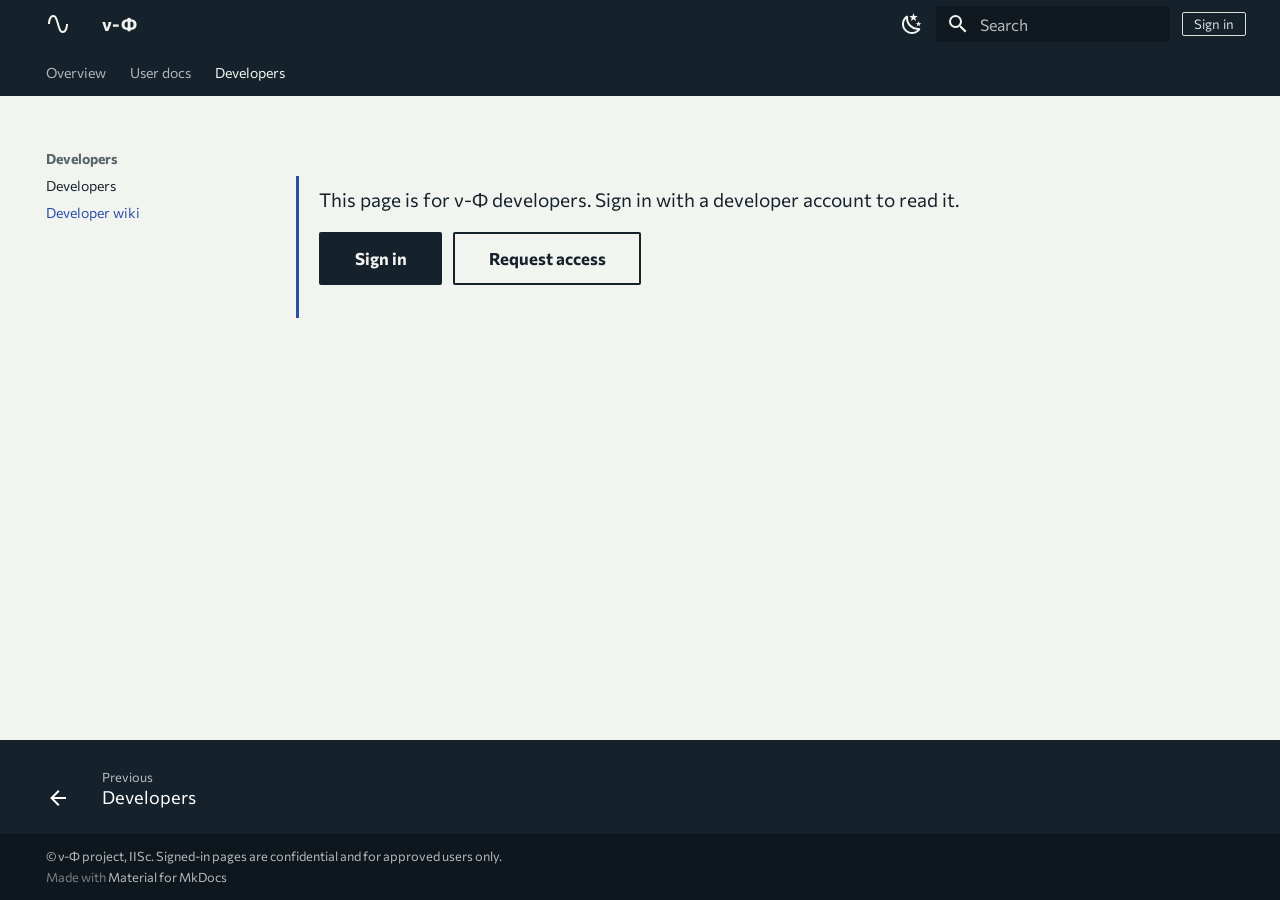
<file: dev/developer-wiki/index.html>
<!DOCTYPE html>

<html class="no-js" lang="en">
<head>
<meta charset="utf-8"/>
<meta content="width=device-width,initial-scale=1" name="viewport"/>
<meta content="32-channel EEG and EMG acquisition board with on-board signal processing and edge ML." name="description"/>
<link href="https://neuronicslab.github.io/nu-phi/dev/developer-wiki/" rel="canonical"/>
<link href="../" rel="prev"/>
<link href="../../assets/images/favicon.png" rel="icon"/>
<meta content="mkdocs-1.6.1, mkdocs-material-9.7.7" name="generator"/>
<title>Developer wiki - ν-Φ</title>
<link href="../../assets/stylesheets/main.ec1eaa64.min.css" rel="stylesheet"/>
<link href="../../assets/stylesheets/palette.ab4e12ef.min.css" rel="stylesheet"/>
<link crossorigin="" href="https://fonts.gstatic.com" rel="preconnect"/>
<link href="https://fonts.googleapis.com/css?family=Commissioner:300,300i,400,400i,700,700i%7CJetBrains+Mono:400,400i,700,700i&amp;display=fallback" rel="stylesheet"/>
<style>:root{--md-text-font:"Commissioner";--md-code-font:"JetBrains Mono"}</style>
<link href="../../assets/css/nuphi.css" rel="stylesheet"/>
<script>__md_scope=new URL("../..",location),__md_hash=e=>[...e].reduce(((e,_)=>(e<<5)-e+_.charCodeAt(0)),0),__md_get=(e,_=localStorage,t=__md_scope)=>JSON.parse(_.getItem(t.pathname+"."+e)),__md_set=(e,_,t=localStorage,a=__md_scope)=>{try{t.setItem(a.pathname+"."+e,JSON.stringify(_))}catch(e){}}</script>
<meta content="index,follow" name="robots"/>
</head>
<body data-md-color-accent="indigo" data-md-color-primary="indigo" data-md-color-scheme="nuphi-paper" dir="ltr">
<input autocomplete="off" class="md-toggle" data-md-toggle="drawer" id="__drawer" type="checkbox"/>
<input autocomplete="off" class="md-toggle" data-md-toggle="search" id="__search" type="checkbox"/>
<label class="md-overlay" for="__drawer"></label>
<div data-md-component="skip">
<a class="md-skip" href="#eeg32-s3--board-101--core-1-developer-wiki">
          Skip to content
        </a>
</div>
<div data-md-component="announce">
</div>
<header class="md-header" data-md-component="header">
<nav aria-label="Header" class="md-header__inner md-grid">
<a aria-label="ν-Φ" class="md-header__button md-logo" data-md-component="logo" href="../.." title="ν-Φ">
<svg viewbox="0 0 24 24" xmlns="http://www.w3.org/2000/svg"><path d="M16.5 21c-3 0-4.19-4.24-5.45-8.72C10.14 9.04 9 5 7.5 5 4.11 5 4 11.93 4 12H2c0-.37.06-9 5.5-9 3 0 4.21 4.25 5.47 8.74C13.83 14.8 15 19 16.5 19c3.44 0 3.53-6.93 3.53-7h2c0 .37-.06 9-5.53 9"></path></svg>
</a>
<label class="md-header__button md-icon" for="__drawer">
<svg viewbox="0 0 24 24" xmlns="http://www.w3.org/2000/svg"><path d="M3 6h18v2H3zm0 5h18v2H3zm0 5h18v2H3z"></path></svg>
</label>
<div class="md-header__title" data-md-component="header-title">
<div class="md-header__ellipsis">
<div class="md-header__topic">
<span class="md-ellipsis">
            ν-Φ
          </span>
</div>
<div class="md-header__topic" data-md-component="header-topic">
<span class="md-ellipsis">
            
              Developer wiki
            
          </span>
</div>
</div>
</div>
<form class="md-header__option" data-md-component="palette">
<input aria-label="Dark theme" class="md-option" data-md-color-accent="indigo" data-md-color-media="(prefers-color-scheme: light)" data-md-color-primary="indigo" data-md-color-scheme="nuphi-paper" id="__palette_0" name="__palette" type="radio"/>
<label class="md-header__button md-icon" for="__palette_1" hidden="" title="Dark theme">
<svg viewbox="0 0 24 24" xmlns="http://www.w3.org/2000/svg"><path d="m17.75 4.09-2.53 1.94.91 3.06-2.63-1.81-2.63 1.81.91-3.06-2.53-1.94L12.44 4l1.06-3 1.06 3zm3.5 6.91-1.64 1.25.59 1.98-1.7-1.17-1.7 1.17.59-1.98L15.75 11l2.06-.05L18.5 9l.69 1.95zm-2.28 4.95c.83-.08 1.72 1.1 1.19 1.85-.32.45-.66.87-1.08 1.27C15.17 23 8.84 23 4.94 19.07c-3.91-3.9-3.91-10.24 0-14.14.4-.4.82-.76 1.27-1.08.75-.53 1.93.36 1.85 1.19-.27 2.86.69 5.83 2.89 8.02a9.96 9.96 0 0 0 8.02 2.89m-1.64 2.02a12.08 12.08 0 0 1-7.8-3.47c-2.17-2.19-3.33-5-3.49-7.82-2.81 3.14-2.7 7.96.31 10.98 3.02 3.01 7.84 3.12 10.98.31"></path></svg>
</label>
<input aria-label="Light theme" class="md-option" data-md-color-accent="indigo" data-md-color-media="(prefers-color-scheme: dark)" data-md-color-primary="indigo" data-md-color-scheme="nuphi-slate" id="__palette_1" name="__palette" type="radio"/>
<label class="md-header__button md-icon" for="__palette_0" hidden="" title="Light theme">
<svg viewbox="0 0 24 24" xmlns="http://www.w3.org/2000/svg"><path d="M12 7a5 5 0 0 1 5 5 5 5 0 0 1-5 5 5 5 0 0 1-5-5 5 5 0 0 1 5-5m0 2a3 3 0 0 0-3 3 3 3 0 0 0 3 3 3 3 0 0 0 3-3 3 3 0 0 0-3-3m0-7 2.39 3.42C13.65 5.15 12.84 5 12 5s-1.65.15-2.39.42zM3.34 7l4.16-.35A7.2 7.2 0 0 0 5.94 8.5c-.44.74-.69 1.5-.83 2.29zm.02 10 1.76-3.77a7.131 7.131 0 0 0 2.38 4.14zM20.65 7l-1.77 3.79a7.02 7.02 0 0 0-2.38-4.15zm-.01 10-4.14.36c.59-.51 1.12-1.14 1.54-1.86.42-.73.69-1.5.83-2.29zM12 22l-2.41-3.44c.74.27 1.55.44 2.41.44.82 0 1.63-.17 2.37-.44z"></path></svg>
</label>
</form>
<script>var palette=__md_get("__palette");if(palette&&palette.color){if("(prefers-color-scheme)"===palette.color.media){var media=matchMedia("(prefers-color-scheme: light)"),input=document.querySelector(media.matches?"[data-md-color-media='(prefers-color-scheme: light)']":"[data-md-color-media='(prefers-color-scheme: dark)']");palette.color.media=input.getAttribute("data-md-color-media"),palette.color.scheme=input.getAttribute("data-md-color-scheme"),palette.color.primary=input.getAttribute("data-md-color-primary"),palette.color.accent=input.getAttribute("data-md-color-accent")}for(var[key,value]of Object.entries(palette.color))document.body.setAttribute("data-md-color-"+key,value)}</script>
<label class="md-header__button md-icon" for="__search">
<svg viewbox="0 0 24 24" xmlns="http://www.w3.org/2000/svg"><path d="M9.5 3A6.5 6.5 0 0 1 16 9.5c0 1.61-.59 3.09-1.56 4.23l.27.27h.79l5 5-1.5 1.5-5-5v-.79l-.27-.27A6.52 6.52 0 0 1 9.5 16 6.5 6.5 0 0 1 3 9.5 6.5 6.5 0 0 1 9.5 3m0 2C7 5 5 7 5 9.5S7 14 9.5 14 14 12 14 9.5 12 5 9.5 5"></path></svg>
</label>
<div class="md-search" data-md-component="search" role="dialog">
<label class="md-search__overlay" for="__search"></label>
<div class="md-search__inner" role="search">
<form class="md-search__form" name="search">
<input aria-label="Search" autocapitalize="off" autocomplete="off" autocorrect="off" class="md-search__input" data-md-component="search-query" name="query" placeholder="Search" required="" spellcheck="false" type="text"/>
<label class="md-search__icon md-icon" for="__search">
<svg viewbox="0 0 24 24" xmlns="http://www.w3.org/2000/svg"><path d="M9.5 3A6.5 6.5 0 0 1 16 9.5c0 1.61-.59 3.09-1.56 4.23l.27.27h.79l5 5-1.5 1.5-5-5v-.79l-.27-.27A6.52 6.52 0 0 1 9.5 16 6.5 6.5 0 0 1 3 9.5 6.5 6.5 0 0 1 9.5 3m0 2C7 5 5 7 5 9.5S7 14 9.5 14 14 12 14 9.5 12 5 9.5 5"></path></svg>
<svg viewbox="0 0 24 24" xmlns="http://www.w3.org/2000/svg"><path d="M20 11v2H8l5.5 5.5-1.42 1.42L4.16 12l7.92-7.92L13.5 5.5 8 11z"></path></svg>
</label>
<nav aria-label="Search" class="md-search__options">
<button aria-label="Clear" class="md-search__icon md-icon" tabindex="-1" title="Clear" type="reset">
<svg viewbox="0 0 24 24" xmlns="http://www.w3.org/2000/svg"><path d="M19 6.41 17.59 5 12 10.59 6.41 5 5 6.41 10.59 12 5 17.59 6.41 19 12 13.41 17.59 19 19 17.59 13.41 12z"></path></svg>
</button>
</nav>
</form>
<div class="md-search__output">
<div class="md-search__scrollwrap" data-md-scrollfix="" tabindex="0">
<div class="md-search-result" data-md-component="search-result">
<div class="md-search-result__meta">
            Initializing search
          </div>
<ol class="md-search-result__list" role="presentation"></ol>
</div>
</div>
</div>
</div>
</div>
</nav>
</header>
<div class="md-container" data-md-component="container">
<nav aria-label="Tabs" class="md-tabs" data-md-component="tabs">
<div class="md-grid">
<ul class="md-tabs__list">
<li class="md-tabs__item">
<a class="md-tabs__link" href="../..">
          
  
  
  Overview

        </a>
</li>
<li class="md-tabs__item">
<a class="md-tabs__link" href="../../docs/">
          
  
  
  User docs

        </a>
</li>
<li class="md-tabs__item md-tabs__item--active">
<a class="md-tabs__link" href="../">
          
  
  
  Developers

        </a>
</li>
</ul>
</div>
</nav>
<main class="md-main" data-md-component="main">
<div class="md-main__inner md-grid">
<div class="md-sidebar md-sidebar--primary" data-md-component="sidebar" data-md-type="navigation">
<div class="md-sidebar__scrollwrap">
<div class="md-sidebar__inner">
<nav aria-label="Navigation" class="md-nav md-nav--primary md-nav--lifted" data-md-level="0">
<label class="md-nav__title" for="__drawer">
<a aria-label="ν-Φ" class="md-nav__button md-logo" data-md-component="logo" href="../.." title="ν-Φ">
<svg viewbox="0 0 24 24" xmlns="http://www.w3.org/2000/svg"><path d="M16.5 21c-3 0-4.19-4.24-5.45-8.72C10.14 9.04 9 5 7.5 5 4.11 5 4 11.93 4 12H2c0-.37.06-9 5.5-9 3 0 4.21 4.25 5.47 8.74C13.83 14.8 15 19 16.5 19c3.44 0 3.53-6.93 3.53-7h2c0 .37-.06 9-5.53 9"></path></svg>
</a>
    ν-Φ
  </label>
<ul class="md-nav__list" data-md-scrollfix="">
<li class="md-nav__item md-nav__item--nested">
<input class="md-nav__toggle md-toggle" id="__nav_1" type="checkbox"/>
<label class="md-nav__link" for="__nav_1" id="__nav_1_label" tabindex="0">
<span class="md-ellipsis">
    
  
    Overview
  

    
  </span>
<span class="md-nav__icon md-icon"></span>
</label>
<nav aria-expanded="false" aria-labelledby="__nav_1_label" class="md-nav" data-md-level="1">
<label class="md-nav__title" for="__nav_1">
<span class="md-nav__icon md-icon"></span>
            
  
    Overview
  

          </label>
<ul class="md-nav__list" data-md-scrollfix="">
<li class="md-nav__item">
<a class="md-nav__link" href="../..">
<span class="md-ellipsis">
    
  
    Home
  

    
  </span>
</a>
</li>
<li class="md-nav__item">
<a class="md-nav__link" href="../../how-it-works/">
<span class="md-ellipsis">
    
  
    How it works
  

    
  </span>
</a>
</li>
<li class="md-nav__item">
<a class="md-nav__link" href="../../what-you-can-do/">
<span class="md-ellipsis">
    
  
    What you can do
  

    
  </span>
</a>
</li>
<li class="md-nav__item">
<a class="md-nav__link" href="../../specifications/">
<span class="md-ellipsis">
    
  
    Specifications
  

    
  </span>
</a>
</li>
<li class="md-nav__item">
<a class="md-nav__link" href="../../roadmap/">
<span class="md-ellipsis">
    
  
    Roadmap
  

    
  </span>
</a>
</li>
<li class="md-nav__item">
<a class="md-nav__link" href="../../get-access/">
<span class="md-ellipsis">
    
  
    Get access
  

    
  </span>
</a>
</li>
<li class="md-nav__item">
<a class="md-nav__link" href="../../terms/">
<span class="md-ellipsis">
    
  
    Access terms
  

    
  </span>
</a>
</li>
</ul>
</nav>
</li>
<li class="md-nav__item md-nav__item--nested">
<input class="md-nav__toggle md-toggle" id="__nav_2" type="checkbox"/>
<label class="md-nav__link" for="__nav_2" id="__nav_2_label" tabindex="0">
<span class="md-ellipsis">
    
  
    User docs
  

    
  </span>
<span class="md-nav__icon md-icon"></span>
</label>
<nav aria-expanded="false" aria-labelledby="__nav_2_label" class="md-nav" data-md-level="1">
<label class="md-nav__title" for="__nav_2">
<span class="md-nav__icon md-icon"></span>
            
  
    User docs
  

          </label>
<ul class="md-nav__list" data-md-scrollfix="">
<li class="md-nav__item">
<a class="md-nav__link" href="../../docs/">
<span class="md-ellipsis">
    
  
    User docs
  

    
  </span>
</a>
</li>
<li class="md-nav__item">
<a class="md-nav__link" href="../../docs/user-guide/">
<span class="md-ellipsis">
    
  
    Operating guide
  

    
  </span>
</a>
</li>
<li class="md-nav__item">
<a class="md-nav__link" href="../../docs/troubleshooting/">
<span class="md-ellipsis">
    
  
    Troubleshooting
  

    
  </span>
</a>
</li>
</ul>
</nav>
</li>
<li class="md-nav__item md-nav__item--active md-nav__item--section md-nav__item--nested">
<input checked="" class="md-nav__toggle md-toggle" id="__nav_3" type="checkbox"/>
<label class="md-nav__link" for="__nav_3" id="__nav_3_label" tabindex="">
<span class="md-ellipsis">
    
  
    Developers
  

    
  </span>
<span class="md-nav__icon md-icon"></span>
</label>
<nav aria-expanded="true" aria-labelledby="__nav_3_label" class="md-nav" data-md-level="1">
<label class="md-nav__title" for="__nav_3">
<span class="md-nav__icon md-icon"></span>
            
  
    Developers
  

          </label>
<ul class="md-nav__list" data-md-scrollfix="">
<li class="md-nav__item">
<a class="md-nav__link" href="../">
<span class="md-ellipsis">
    
  
    Developers
  

    
  </span>
</a>
</li>
<li class="md-nav__item md-nav__item--active">
<input class="md-nav__toggle md-toggle" id="__toc" type="checkbox"/>
<label class="md-nav__link md-nav__link--active" for="__toc">
<span class="md-ellipsis">
    
  
    Developer wiki
  

    
  </span>
<span class="md-nav__icon md-icon"></span>
</label>
<a class="md-nav__link md-nav__link--active" href="./">
<span class="md-ellipsis">
    
  
    Developer wiki
  

    
  </span>
</a>
<nav aria-label="Table of contents" class="md-nav md-nav--secondary"></nav>
</li>
</ul>
</nav>
</li>
</ul>
</nav>
</div>
</div>
</div>
<div class="md-sidebar md-sidebar--secondary" data-md-component="sidebar" data-md-type="toc">
<div class="md-sidebar__scrollwrap">
<div class="md-sidebar__inner">
<nav aria-label="Table of contents" class="md-nav md-nav--secondary"></nav>
</div>
</div>
</div>
<div class="md-content" data-md-component="content">
<article class="md-content__inner md-typeset"><div class="nuphi-locked" data-ct="djlDvHdAr4PmL9hDWqZI4qSE4aHzgCH4MdMd2fNSXmVxC4ejyTeJk0ZwvRzsLgGHzAtD7qLAK5l5jvTvmJcBMiJQ9STTxKtlRq0tCkxMr3xFENo+DS2MCKvq2jMbh1QYKaZ1Cps/hON/G0ivkryfK3j5rbo3UV5c+wc+1le0saszTDj7Z2pf8K6LnGUk5XpQAyoNkuehba4DoJixh++Y/mRtPS9OnNZUgcr7xyFNKbekCB6YXEKn6+4JYRDd6S0yemV7O0LHB50aEqtoAnWFgPykPH1azGrKej+5MZlrdm0xk3ZH58lHHlom26JevXTAKIW0Zq9W8Mj2BPa7zbDmrFNQ2cXEsJ2OqzyU0EOcxJwpen+A83AHbcTx0EcHV2yJMPs9oy8k/uKzYRuU1qr8vbophrrg0nvGd56T6yTUdi7JyurENi2IMwbY7hOJcHFa4fFSIEW1scW3QTHuknu40xOMizrxgI0lLOzD9YzbNg0+k/[base64]/olntKJwKYuJs2Usau36kECfci/p5DTtsoY4vYPxvgaZLYq3ShDSj6lV4C/[base64]/vWOekDZbUmZSMHHCXjGRrZH/OHYDmPdB+Js08lyIPm1zsasnvNnH+6ufkfoH1azDshesx6FNsPEbePBGFqbwk3IEo0gINBuOc7DzbEIuCoSas494Np4ErmKM2z2dkW3QSTkqqVTfBbkFsE5OfABkz1fi66KPpE43fXsFNFetNvH38LLzwJWsGJB/rVjF5RZpbIn8QWcxQzv++IWSRPIvo5Py3TkbXvofOJgg8cI1i0wEDo8X/+BtFbNmELfAi7JCZCXXv/EJPZiISqYH5obZekXJtadjN5SaJ4skGAWYqFFOWGNvtJniIUoSSx5/XXUx3EDsUD5Eh78kJr0hvk2cQOM8kd2wd1zIsOmRRs5599D6I2LJjqZvvg1Vfxi/D43vdSniJJXki8NupwjxxRN6S/G8lZARcWEocJfw7IAVgk3WCjh3iqVjXTj4g43fn50uCPDMaUtn+fCz2uILNyjEd24Nm+FX7creAW1U2N61TrbX4oTdyCLGUCB1yURneiNwyS9swHZRkbKkPDOfr1sXGFi085CQFGLCzr6R/WDKl1B8QapeLkyUvZ8PhaZ4JGu5ZZmaYDFXFjUdM/5H57sCNBCpcv1O/ZuY2aZ7zFmWxdnQcIoe7Tp049Y8m4UIvvzaMSstZbVJFpsI5I3I0ZNQuT5nGERw7ZVLUF674FacWdF9ex78zWiJNvEt8akUHH7qU4kshx+Iook293rKn5U/kpl+yzqhLRu3m5uCPjJ5O1e9vNPo8z95HBb3YWssQe1hsQQcUNx7YAlH9naGXX020a/uphWkgDlfs5vhcXrbXZFfDrlekGUyeLBuu2qgEDPFjv7j33xfOjsgilFIXx/xsobE9HABoxQAhKSooZcBNTC3rbZ9GzpFq/TvrhKlDBUnV2UrM/bDGb7zXgyagGvbwojVbxwNzVaVkWtL7b5b4MVnK22smLPoTRxeN/rxkgCrU6jIdKRgDckx/+0qhjbDQbqELCzLsz0t1HLgXCLRYJTLBm8y+PrF8WJuESOO6KoevuYLMa7l+f4WMKquFBOLVHbYV5Do0h+H9lr2lK6NjvpCYbWIA9lInpwa7Bqx/ULnBmFpZe+Sn/y1Xc/XOLhTOcwlP0yVHm7p81aXpqPPNrb/RplUmFUy+HyJFRygVs7ouW8BOfZ5VcHkakNCbDeG+ktthh0Qs6xasqOv9SNpHDICQTnEnCHtazJMBZvUJ1mWt+3+yWMoZNks7JzzK55+eTjWNx/NQQ9pklTqOHEwzdtuNKPGP0qVCK4y9QfBoy/yXymi1hUNFIWMEHvthD8Ls8Omhs9hivgY3NBp4Ad34W3NXMkjFl4EMt+6u2sjiFZqo3kddzvtCmbFsesbIjyJQgyxGVGPuYgSC6zNm6700FMP1A29lNZlZz3/NwpGWrAxY+29ZgC4QzhldgH584mRmA98H9n59ZZnnWFVPWfUfES5mJtfZdVLslZEJsH7pDSP3fcHF8/cUqWFBp7+6kgahmtke2ZTYp3DoyCKdyIY3roixup1JpvtwhNDgsZahfKLQzPsdlUe/DK05OjiXcJbifmp/K12vMyKWQauqNGI35l0CfAP75PTV2O1aI0/qONyoG55S7XuX58jK9x1CK/[base64]/ZFIzsOCYIbX6g4sptxs534K4KiG/uVaP8i7mq4QuDeKoB7PmuAyvELQ9qo8rkTATk5ve9ujQ7KpkaZJB6iVnTb/[base64]/BG/HRtEV54kVnOhMmJR2a3k8P4GSlQuQvDFiDmEyqODj/LgWaS6CnxXJEtSjsJEqcwi2baIZMdZbhgvvLg8GLsWoGF9hv9FdXVbg5qWmBTNe13SvByu2sTPwwGKPtfR/kHSI713XEXtgYjthO0Tt9Nji8Tbspqe7raihfhRVf3R1/TP47cL0TX3MBfBhvL0lmxCH7t2dAFARf0ZYbGgALI7LfKbAT5EgUVFA/wuAI0p8bG4Nbxs6F66R67wLpvmuvBIFgX30mXJPB+HWqEqCi9+ZCgz+iqb/oV6FnMSKoa/ITjtqnstrcg0EClZBheLxp/3RibfHCFC8XC/MromA/fHmfEg2p6O5GEjxrYiNCR2QrpcuoYeCbUb5PM4+V2t7NSD7D5aQ0Wb90QINnF8shaVi49A/Y+3/[base64]/xTZW8E6HdGPOXOHGh4eqV35hpgrlws78EnlYLq7erPmrerNC+dCwfoi+sJnGiih+Dvc+3Ay8e+Ya9WIDEs759tzjB0SJdWC6JKS+D3U02tBUhRgD/+PrnyvXvaKmVSQxHonv4SNwUHV/3VkRr7orYkL9HE11REovQ4uNQVhjhPBqYhDP0MbDoBws+Rw+rDgd3bVtanOFwfq/tNB2tj0NyaOh6zMQp5JJDF1cprVfTJNmkfj1ArhxUKmrxwzkxmitR3gIfcdvyZFS5DNLtSR+gEaZBIOAti3IP8GI5C3vpB+YLeKsWYo6UxpugcwXFJG/xDAMuh3ueJRh/l9zKp4hyqhg+zE7vSe7aqqyLgTvQ73gF1q4HSDGcz86SO7TDUNYu2FUER++FDYnqzNB1x1nX1SXj5L/eWSXtPvU67LQpyetizilaJbEGoDxzbEkL2v1V+gvmE5oXUP09F9xHmtd0h5in+ECNq1gMkRKTVjBviH5zZKsmHpvCDqCHqp5X5Y288wCs1zYrHlp8CF09xYU/C155oha0mIuOB5voQLDkAaMzwhrumzMmrEY9ue//QT7nzN8hAOOlmkwrRDVYfTnzaSQaIBhmEKGo9I3ijuW8Wojz6eamAvXBls1PQuMTGdwhgQF8dU6OxAt8q3CPHrnv5O/8ekISXkRi7vtfOdvC9VX5GHYhOmVIsnqEi8Mqck3UaTShNMe7SjY5MZCrFm9ulOygGdwH3aa6jihnszNO1wkdrcR3AXeBiRYqr8Q1cBzIfD2xVgJlGeioqwl08/zgq6Dt1X4qiAbQuBnBXmY6K1kqWATPVye2FayCg4dG76xyVVz6+7i1lab/n9v9HCu99fONPhatauusVTAEPy6UIyL8ogaT30mpYVRqnAg/t0fWYhbPJbpzURCKALdXMkxiXVDb8+Ai8f13mFyjnPm6qrijEGzQnEaLsZiPrbnY3fKVV7Iz9YDYhR8ylws75ot0/s6V+dbrLNGXDfXp690iLq2m9q0UBBwStwN9MhiV1vvOC1EkSZ5fJ8YCJJuFTt0QkBiymx8tUYFxD3jLddzjdnL1Zbon6t6ZFgN5FikdMM7YwNha7+sTvHAB5/d45icEF1d8IgmjO9MlSNbunZLEfRpC4t9WumLMAwECFX7MEtvsLcOzmPu8LoVTmc3FSTnXa58vnhf0kTNQRQTtd1P1SMi4iWb3H+P2E2ZgIJsNVsmo/JiOsPO+f1FKnQDZAVCh+044V3IvTah5caM+xEtPE/wbU9iKYOfFngO68RcnyX+r+rsD0K8N/Vjw+skFU8bD3UE39aPcjYpFpunpEB0cyVfGRWpi71+/kT5M/3aci/29OGtfKIqbuxytPLcZOsNoS6qL3noY+gBX7vD9XSSZRWrPmzh+ff/JyO5Cnh4RSLO3URgLdvdaxQ4JmhIvHBtT50e/M+DfmGrRtU+LhNvQ1T9Ta2ZkVz5u3Ee9bQSBV5YANdjdPn6Y/[base64]/MiUFeQGQiZM8e4f+gNx5jFkcf2QqHtS5YdPHCkpsdqmmUoUmbJOYRaTAMUOITL88khtEyAja23W7iMXWpQHUhBrfjYCp6S8tuG8iTCGcffhEVUfjD8XWSxxLsA5ZIiAVuyqAsWARr5xfVZ8i5RHqEn/[base64]/KclRe8ZEJoCjAS5GVS4SokJaAOaegdMwBwRRqkXJEfhpTXG4YU37rjEAlWvWJaBlF4MiwFJVqNAAtDLGmIP9u9kEd9PBpGdUm8xTvgW3xO0vYg65x2jSt2rAguEv9EPfJng678oX4k7AsQhARN1EqE+qPa6ACU9HZVde/Wt73UumLDkUmidy7fLlBWE9Fx9EeN7zHMLPD2BsrVszpbefNlk8qfQFfEs9/XQE8cj1nQWdwZTgG+6ud3e6oulkLzPHGl6Yh1kmuisOMACgRCgeBNrsdQ2bTR7T815UKqPKup2IYiTnjwtulzIGNyYQObshnyoAudJpcCmNJUlVe+Z0sQ3kC7f/v1VgwltZ3sqPVEra/pOitfsjiGNZpOkP9ycoMyVqAQjQL0tGagLcLuQcQvo0nqdpSw1Xdvr/kc3Yh3SM5OCNp4J5HL6FzC2Ay1mQQGPDsYqTPHs8LOGjUV30JmQ6g2QoNIbzM0n9zEPUoMOGNDbEwZw6riRQCIdpVbModvTbaM6tYwcYviidocnrDOel0ZbfwM2KS6txIXCRMoIraYXw16w+k+fApC5Q/F0zl4hcGx/3gUtR4LCCTa6Wky1Y9dbMlJW1jy76TW6+Fy34OvzickaFIgo4yhaq/we5e0+n+ynU9gbi90aHvewHdqnFmDKY0SUXiaF5rpK9MAd4I78kDFKTbLrF95EyZZpAMsKM2DORFjVn6nLwvHROyeQ+WougpB8qL6oun4gQ3jIB15/n2gfOXlBLMu8oem4e4CDU3ZcuWyMY1tUAPWDwfJ8lx0FYiBiV3OllGEpMsRGO/RV2AGwpIRMZYjikPEJSe2zLGRZU7uWib9nUnksG/1mb9PlV74n1ddtnDLn+u+36U2Fdr+iG03vPHirllZ2HaV74LLFwO+SbYnV2tYmu/pllo9iHeXrw64cOzmBEXl7R8Xwuobyro054noxV80PKgU+8JfLSliC65aovwbDUgWVUCtzUSiSBFxpWIz15UCcnR1mV38E5oMD0oSAN4Dkz46xcpihMLpJJWwwr/2Djv9EFcw4LncbYDFVImGof/QYPa0+RCBhX6PLH3WCR574TFaIt+9fwZ3XLS7nwgZ+z5wyARZURynP9aOjUliW2BudoS4uR/nSm6zW7/7UNaTRn6eJwtbE5PnNhGA1HX80qLI62lNrG/jvTBfbZoCPy7Nb+t9UCWWaNWxR7ltnNOvL4H3q1j+I3l7WTAU5WgXbYPnXUNGOPx8AecXZbQS1NK+uP39VdZCZQWbkKKuAiI/xYSEtszIoqsYg9OS/ocs1dD/iNs4lJAyKz2PNAlB3VJV7o3MSoxA8EaOzdl0354/IaVlyVHeTEkaRfDaXlQt5fseVBQz4ApvpKei1tnNS96h7QPNg1AiJa+aMTOU5kee0HL9K7u54eWkcdE0yBDIT8ySIzuo1+M2SnCd7C8tKI+jo36KwGKd8swb8a1sla00GfX64ozzd7KSEHNjUHZUADsC9RZFRmguwcZnH/WXP7VtMAWxgAr32qzFyLcZoB/ZalKYpq5MChf8m7Dktu9qVJmtbxVKamRGeGLst0yF3K2jm6qbuBC9Dn5L1WhmN6Iqu3AXCbYlRg4EfKBS5/[base64]/p8L6k14Vgv/DiYXjt5ZWhhj0CBb0c6UHpy+DVF2yf2mXhIpkadtDI5BWqvhga3CSNXCP/Li7LCAFfIA5VWUz4VoAYTWy9x91uIf+bpr/y+VaK69xUxhFAIQzN8PBwdchdWVZY6sJFq3HPiaD/9GJukpmG/SoIZZTvuy0+nV1q/bo8UIidlClNvyg1Q1TQVUnkr1rhpagM70/7rWBF0AHpg0AuivVjP5Eti/X17iO7Uuko8gkE3Krgb5T1QLawDgeFp8AVDV6NTMRMbphS7nFFsFFVBF8OZB3KFDPJlDwRNFWs5CXXdACcu3rBe+UkYqMYX8tH75mUcgjdAJumbO0eyrUly/L6pfTkI9r3ZfBDckWuTmoFSJyKHSXf8QEcddPbTKcOMMDAGJrxad4/Esy3f/b3+5uOZYdDx7ZnTdrUte0138UsARR8nRRB+FOgS+aASoB5Sd760Q7aZAB0WRXJ46zy4Qs6xls/TFCtlbiTRGB23Et6j+ZYz5cPCw4UFofC2eXvkiify+EgiL1KLHCiUWW54LhawWbo9yDQnqokvHqYySLAWgD6O+SGGqVWrvLqHz390Rs+8/9WxkmIfBQlXA9dSIX80rB4MxP0fmtdHgqgDIPwbOlVqgpSXhpQ0pHwDwhHzz43qSAR5onXEisbpT9NJ3mQyunXk8B8dolKk9h+adILcY8nGG0v/gH8uId9Vwc/B9U1cowflr/01IzHEkVUeR4MqRSJecaMKLdfk4c71tEzqOljmv2uMOIEWLADv/lUSB1WiV4WwwoXicRxdf8cEOZCuXLQlIUETOTxOhIBW1JfNJIaJo2uTHMC7+yOz1f65BP4F17Dide0YgO3TO2v9W+D6/[base64]/EPB1TG0S82l9K/IdUYe6p39pG0+NjxlAPdQcbBDhMtCHoG2T7SdpFkhdDVHKIl3ZFhRfIqfdQz/mRI+fvkdB46lGBFp03cOMHd/OflWiJdSac9VR0vEM7rFPEBwPijzCvqQFj/ptfPgf6JNXsiTY7G5O8EhQIdA6qABnNk5yeiLDlCNFCIfT7mt4Lm0Ar8ydMdWVzMzTvgT4+J1WPRWeIGZw/vls2S3CTViX6xFkEARlt4o5ZzEsceHnvuxQg/aBFl54v4QRakfY1mu13KTfCZ6OI3BhfS8xjxlgcVyYPfbCxXgTbCUZK5yWqWWV8PstYhUg7cPK2+/Fc+l8XpSovXvQAIio2ZD77iVTIY8VujIkB53iXpIwraaolL0Gd1G/wuLQf6JUaXUKMPZ2gSqTeGCwoa/tLYVDkjTFrM6Ad5xKleDt8Mp+oClESKyLZ5u8RZUlU6bwMAKiXWtlYmoOXnpxAcKotrOPXviHAqPaLPiBwEmps9v1vpY6Yabh55Yq8zLUBmN+PhWUt8NDSTf05285Oxw1fNegCXlDZerGF/StCtY3+Ikjbv981EYFaqtZQ63OXXJD8UowPsk5vQP4TIk8LvmVVUiRzhCKuBmvDJu7Frkr8CmZ3igFuKns4EUQOaZqhL9lr0wUcKCQS1Gr1VgWR1EeCb/FvkfO/K2ENAmXVvoBFSlFWDpzIYyLYbpE1mjizVHAAQD01GwtbwYTxLQBOM7k+EYCWs4KV0E5UqrOOZ6ezwpHlntNbdb8sNZ+Zvjyll8pe/fkYJdZDIINMyg7iHkhCJc1LJ1lB47NJH1Fd2EaUBvrmUjFvaGN2CNUqvGj7fsoaFQ/GkD7C7cqXpAu1uJ0QA6GWUYzsCDfWMkz5GxZ9kCr2LJgRErLUw/GeHFbCgI19pyIf2EOUWW0grTsQj+huyqDBvWf34MdXrNjrcP7BO95HhGaE6tXjDMK0+8yDHYu2sA25nLdUv/2dfBfHYfbLo1+x3zRdHB8CLU98jDQp4kk8ZwxaxF+VBx3LT2ExF8CN3Nsuf0MyXMQXz5TQz8AcziXVdT1jBanHw7nCoERSi6y0NDihWWSqWiQH5WryQ4DB0IvSYhBLydJ2Xk6YHzRuY1N+hljE0JmRUVQ5xqyFJL/WTsuOgkgf5RNBFAt5F3tQXiTp7mH9AhaXzTTxRUZMhoT0BdRkqlXA0eaQz5vVJq0DPurnmvSl4mcv2+HrdM0DWEvYExKeNgWCrT30D8D7/[base64]/3Xki3ZgLERaVS/E5yDJhUmy+lQSvRzanhxfrZD2j+P0zl20rTZNLR1wOFA3sMgS7E4OW66swcgDYgI/CGZwEa6l9ZJV4rFWBnokxBZGJvIPsHj3+DBiwYloJFG10s6F2LpXWxwckKI5n81a260u5lLMtteI/K4jWdta+gXDKzW7eRJp/4hyOffyvFymRayEB7KtcsYgxO4mqD0k0xqSMX2Lwonv1Vyxe8L23ififSp3/4wrnZgj3DuKAKhFsQC78Hty37qI6fVb5AC4qdIllRB1sC2l2M+yjOftnjQ9ktbGWy8qpgasAyMd1m1PKggw4xTBwVkx/mhlN50vvmCWcHnwgp1t90N4AnJVnbCxC3M2Dj8wbwbEE8BYCS65P79nfbr/aeXAV83zQLHz9mg+jZI4p0WDD3DBEyffHX3qxT4WJFr+fCQ/orH++gOrlAoxuYo5X/IAaWEYJcDbOEt0dhrk7XcBJWV2PxxBmTykbq4Os5ZP683EkgSPd6udILblDToVEGVIeqjMyZ6SX+LOTaStcb5g95ViQbjCC5PxatDiV4Fk88M3XUJFd5cvZ3TjnWZN6w8IZyGVSHJLmYf2Apeli29B4+okuzeDgnbmcpw7I3hmoyiSq4q3XcB0NFH/n0oCxGp4ThNAqs0lBTFuqsjuvI0o40285L6GKqCd1nSd2zNQ8BCzEmhoRCzXFJWSH3vyUKtJ6mll3pJGzAffJ+y+bqeOyZYlTVoVYOWhuG6kUoGySK1O4pDWOvzKKA60jOsvUo8Q5CQ57i3JUDsq/D/JT5F66Uu2YxVFnvUR4S6BCaKC+GcvHom8DDSzcKhGFlIarX49WV/QbJ4WzV/wXaGRoyGIWkN1yZbHscu0dXpuClO/obzDjx++omgVjpTCqPaJd7nmaoAatRixbjCvYCMv+xbN9OkJ4MOYbIXPpEErS0OLkGTW5eCTq/ywff++j2/7OOQkZOJ4Epm1xf1MmkLTULKwaxuygQPb+FefVnVJyG9Bz/p5zBpMxdnPx5+RLK1nCN0pYq1kgih3DZt+NbICoXoJfqBSqAgXIwm93VkaDqJlpiPNo4JEArW+fEHRR+iime6CrR6pCRAAjkZLqZ6q3ss8IA8gu0UDy7FnTmDfuJAGeQA5RnBaELv8iyWujNI7PhjBADKHNZBRD/pBXm8HBMmPL4pS5gtFDQc9JtzxrSm8HoEHIHRByCz+kh0LZa6KEXwBDMZf7FXbGAgf3on9/crnbDxIeD8UT4aT3AP+IDNH7rhC7cEdSjw0wAPpBzh8PPNygWyVE5FoOwp4H1d8oC3+VgTQ15kS6Rra3WZxkm9mSwAqw40jw10ww7rt1P20mIsu4UPZ4OQPKmaa7/3BqH+65is0aAhj2iApjPSYvBEleAG6LGjBCJPO0dqRdpicG9pptoSOHA2boUDa149NhdHPHViKbv+r8pF/[base64]/cHQWa5B/8eIDEkb8cPdE7HhioflM/J1s1TRORvAMLLIMFiaUrjiY6I48k9XPb2YX5RSpBMMm/GP7oH8z+fi2+M8gMA5zGZtNToAbV459a7VsWs4IM5u7nkq76tkUYW4Jl9gYj/tegrOVrqCneMKm2cLkaIwJs60R8zWSKJ5+Ma7IQa0TRoPWtwn/v1CyAYWIiBgo7j/9dKlJO4AVhqDWssHeB6f0cviRG6OpEigAEr9gMJkw9zbSmxgrLCySgJpfjrnk3Y9UYMoRwk7UCT2xRFn5v8wI4aPr0rdz4PoWWL0cKUgNbcmSzklhfFx6z2qTuaCxN5RD/dpixR9xQwT7Hmh1pRpPax4sgcawjHI1iMAHWUTxec7L0y/Z/WlIZbBhAdU6ui8oBLUfmDITXw0+M/nripRwA3xOJPrO/mjIek+einUlv34NliGhMG9ThtPqYT+quuttOjLSyTlmmSaYkAHMwxAnYTuFXYSk568NhomR/F3VGPWVMgnXeX2Xrq6Xl0lfOrpFLsc9ZRU38KMHbVOpekvQ+InVClbnDrQKGTPutviwbBjto0/+6P5/z0vjDtROQo9qulDK0A1z38B39BxUFa1qcVOA4YqcrWs2MW7hf+Cv6xbCB9IflRqbhPcnUuJD79K4F5wK6DzxnLobvP4lGjnM74gyOXlBNPIapNV1TXQRQ8h8HetZvWquzNjHhpb2YrbrDEbxVJmkFRqiw5wM1fJMIv98uL/+NINEe9FG4n21KWf+f8dAuZ7t5h7g9y96Fcvsrour1LZw+3FMS/[base64]/EvjJYVnGjTVP40IEFRzzxGBMOUj6YC5vBZ0agXzK+86AC4almcLhDZPTYrjUnX3r+hvLusLidy1Qq5QTwID9s/s4NVBhmsQH6nqD0WWJGPym3A60xKfjAmiyGQmyx8IRM6K5CvbZbpGoIjkDou0TW0w90owRWH+THu9n+FgTCVBB57Y5w7iBqx5EF01nFQ878cGfyYM3lWiDd98zhdpafSoOifnTOngB9eWOsiyDuo9YsaU/4KYNa2QOYOQtMeC8SQ5T9bf56X/J7ZixqTiQLMipZCh7GUEZZNLI7IggQXvmLxGRijaZEULShSdLw+sVrHAo/rZlpyBCjXdQsLPaWvtUDUlT9JOSrzMTpQzNaQ+TQVg9g5d+m+1Km/eB8JX898tkDnQ0cl5ZFV69STofXM0oD0GjGDDCe2GnElRG7ItYQwRFrUnUDQmRo6xb/miC3F5Wh/XD+l37NwQSkDANU2nY8rv6Cq5EUzSvlSKipphawfiK/glF+DAaDH6x0FTmWiqhBhAUswML4ABYCLQiCxeuYeU+zgVcTo1pMLaIimEXSLH6pTjIPKS2jUBbndJehOHf7541eyBiCEONq40IVcpUP5aIc/0OGCZFVyNDB8zAM5sQvs/eJy0BXbOnuBWvVX0WL9/OLhPcijrv44oIfObFxnQTx1YLpeNEQo12guDrQWe+FMmemV7DD9GwiVe6jS1SIKSajYZv2/6OR9eBgZ5fsLRZEA5Q+7OjI7iE4pyt/zUbsTox/qfzcWq8AOED+OWShYsm1XZNVC/ca0r3pyqXYRSytLvjNADm/CBYdPksHFAKaVwfLTa24e+8hAUitqbNafKwWsqf1thPap0MbbFy5yZZUbol3T++qsjBuX+f7UDpv56IV3o0ZtGqsDRFiXZ+i/z2zA9WzznZeL/[base64]/P6ksykBasGE54HrvD8+DlDkuoeuUyVzS/3aVsSnHPuBJ4zP3OSmCDeXXKh5eimMiMnRA/[base64]/hrvaqPnjqSNkrg6UDT7ou3Qv57svqz9EaWHj2+3XBVnbna7Ng1cPVbpB1o0hlUTglK6T1Zwlb/eqYgGIQHGZAltKpTKDGs1lpGOBBnLVa3daYtVnS3RExSQ0VkohAerSJxDeWmOxtpYpkJA01qs6OTfpBEg4M/TLIcVQpBxxNSnonXzqZD4EecOhZAdbrxwYVwykLfTKtNOQPWc73x6jU95a0ejbhUc8Eh/rPqWbcdavrdr2RQaOYjQ5YNOUtW9U1CrzDXTtLBkhBlT4L9svRuWS37Iu14h/YNZDvSv2TTnjFI9IlCVpXuNK3k0huVzRB9Q0b9CmhQoST44ARZ/3Cl4wbF9WwTg18mYY7+ApuBaFqvH3QRMYyHfPlLHlTnx0o8eitkhL0bPDnZPHEU4xccC/i6rQD6YNnEfSCE9pPmIDaLP6poqb7ZHL1/nHIjGwD3Z6cmpEjKEvKgZuDMKTlz9BkUAYWY2jXdDj2MPsprOzv2tA5IvHwfU9EWBG/icVAXiwvONVIs0pvc4f4aJDE5U4N3l/1c37uNf3DBf2GACS/LjrwyEYCL1d+FVpbSE74OWUjzPQ5vXSxs/eu2gcyR+20RBpw1Z5OQWjXZ1I8N5eIjag219HErVFhAL5Ec37XWKAf1BU/DbJCHXkPdeSZZD9sAKzF2eai/TygeFAvD69MjdTNKRYvb9L/S14U0ccWJgH+G5WTpVhyOCVVRoEI8TuVl6fr7tHLifP4k6TMpnHM3Q1da6NvYkdYq8B0mptJrCWvG31+X/bWxIjm+qQ0kuA5Cd3F9vOuvFxDf2ViW6WjhtCc+gi0Dn72J2zb0GF50wV536m2WmdmuOdwLlPx9U5rAGBi6vspKKsiszK3hNT6c1k/4RLDwSc+zablBozouMMmFv2enldTNKV0yJZetYfnvO8ZkI7iMoj82C0B55NOWMAYVJdNPocOPDcJBurI7ScDz/tzi17P5FQouS6AWU+d7fduiNf7frRxTVBq+GZzdLCDicECgGPvkGthrLeqrJmgFUSWNTDg9x+ddi7laC4bb4iFJIw7QzLmCENomHo6dbZv/DKPprqCJKXbI+KkjQ0HA0IMMjxqBPatBBHjB21sQ/jN2phBTB2zXsEs7166DQQe+pilh6PJVwkHvyH+DzdmYst+XK0/[base64]/3QljjvRcJCWeUnHCIdqlb6GcHfABaHEKVurTqZCrUJMB1BiFdkEFlNelKsCqy0MCREK+36qVHysZXf2HqO50s9983XR8mj0KI6DBLKMTcGFfjTZ98a5DlRbDnCV2WvtLC20Nu0Q1GbwiWT2HOpzXODvTBqbdW7Z+K3/7V5CPIdluHjZ3LaOse+X9+1BYWExghjifgXExzLqxqa86bQw7eMYXqBeT5hZXSouYkNH4iiJobP9V/XFvR4SvWx3o5dBBwPhJ/AWsNlJpmuewG6K/MXmuvDk8T9pGFL22gcJ7137c2y7y2rp1uq4LA88MERtYAKBQ++B8h1NG3roZ9P4LECInzmw+3QOaMJCmQStbnwMpTvqN2zLo85UcSjoD7fpCX70kGoq+FIvEPnrBtdyZz3t/cwvQUrG2O1p4Ie19gOkZ73EowVA3rkWZaM19l5hs/[base64]/grrke2bGcs5DRq0sbldOsTWdABD/DUnurL2ikL0fLupdcSzoVm7ijb9M3EH+z4heMj9hXA9mX1f2NILtHW0qf/C4W9KOH6EVmdlYtRqNhXP/CQs1p5nTkuXChUofHPjMnyHETfu5WvkDAVULdX7tcGVGajepNMiR1cc+6zqerH3c94bvkRjSh2SdpYujyYoEQTZlrCRGT+P/pHqGcNQoiFI6y6mGMjzhv9ikRXIX00GgsIa7DqCzk0p9qJs0Kcy7FLmd63UmI1NjF6eC9fuNnTxskF7SjUPHTPczG9+fhWbtQqm+Ov4UIMiOKcFFXFTrrtxM4u14xN+/6xsinGz/7N3SBvGUOZ4kcnK7PImO0TMVMU47bwl/2TwRxMyBV+yBoyqIIX9gRze+NofxO0qPy/+E9zDLF3Y/jZWSZNKjdb3Po+uS4ptk++HRnhwbYQtPJcxfgTKlz9URsjg8tw3vadR9rYwEJ6In0CW/CUGD4BLw6ee1++fr0JvdhuFEryNoGDF5ibB5iQj7V2/GHO99EqLpEiJlWkxnCr6XRZygnZEp/YzhX699HTdmXVvoqdhsbIPPSIN4k6XAM3MPA40JDs19Qw+AYn952q/0tSZCyCre1F8j883tTcLsvwxosktOAKGsSlJNM6/dvaj7FprFoE88JwTkUl3CIBJ4SCk5Zf8sDutQXKT0cYautdEWGBX6O4s0Mf+2H9crKAyaXqbftTNU6IbEj3ooOJUi6voZvGhPeNDK5AvsThBd/kyaRbeyPYhjkWEbrN+s9CZ0Ypyo8LSBgC1ntPs8jrm2rxndFqzbgCvGkHdVQbhOnqfh21nvuUUcFPb2bQQJ5PUaxoOpTI0/r6cu/16B3JQKAV9RkWlqvr26Y2+fNpouef71d7Yg8OZVW2J9OZcxP/RzBMROVCVD37d4JczfmPqbxNa/FZazJ1V4HWuKP+JQFRgSc2hd07IcHRQUrGp658LbfskviJCmJU98QjHrVPqwoVU/Ts8iV1Pak9yFJ/S8xvPTfaAByBjHiD7ssXHhHamhSNay4p/qi5NshylwnMe8eTkavLwbyIZKxecQQYjzNK5M0KbJwZ1HZiZ19cCvaVWxyAjUMajSLovtoo7cM4XNCFDTwDgscWWoUdnDLNeoLVxHp0SnTVjU6XC8ARc1HRbtb3IugQLNs1f9V83vlS57pRsxlA7Lh80Z30Vb4eFjaLFJfEQGltKrv9D5io7gVrr23Ae7sLSuUZ0MT/I7siCoiuUmI+IMyISLukZFCX9lOIV/W+dIlZaaU9Pxep8PEAJqtkmgbeW/0zjkrsOYgzANsBTtjykil9nyHDdiF/tjIcbmfKm2RtHDUOiwPJnYh6ek2qEwP3gcJHt7TFamhzeqiVQI6OUe/qzGdT7W/Bx+vI8EmU7VjGKhq+WlwSmw7YpHo1q20LJRIi3YpdJVC8OkJFumX873Jg82upfgnlkLPmRhj/9jJ7ZDoDnufJ+bo/LEDQysWwjCSVTrwVzjIHbuVbI1EODUQCE8//ZI0fEWU1l2YhfnNrZRns99id6/4BCmdTcWnGSeGDyf8YGqtUA8He/U/rMYsvJU6T5z4bEn0625bzq/fjJ5R7mLSuXXCU0CLWUzaV3HqGjMdHPIjzI4pINXfKy37FVAEP42K04EbaTaeY7bhoFAZ2aExVA8C9PqO08U2+opxNunFK7Y+jruwu+uY3E4eJ8QgMhNZSq0bpIHR0AZK21cgF5laNk9PDfUjtQbsiKINjZyqLoCxyn+sA9KBpZj5TE6eVx2O/WW91JiiHJWdtyj5GjPpq7Lrja5zN6DvuJcJbv47asij4Ih4mxpKcR3GXg/DYMmCryUhJTf6U9OzKl5RMbR20XsK/ba6vUxi0hpMefm1bbqlWvt97jsNnZm3cFbgKzBbddjOnNmnEfyjdSyGEU64cBqltSHD2xfZ7p1FbuE10rad0EVhCSMblCeg5yrwFK7f4ULnnTqDib/HtaLYtwvd27AA86Mat9TQFrQezv75/8qSFEauXACHKCMf9vOSzimW6/c1sB+VZ4f07QbKByluotmtWeRvuyywBS0VTBExzQlH/EJxH07bWzT/P8zT+vLfWTH0EwsNrUI56rdjfT2PSY1w4YhOzKEp7WpMe7/W4eFQpLUQk9vWK4T7N7Wkbp5LOZXTRTNyI4KUB4SWUtFCetzAUHqgCfDwt4UD0VuNx99e7jmuD6vGxfAZXx5RBZRu8yfRfS6kUFNlNEq+Xez5mAv1pw9uyRpTsB+lv8EcHimcaTrXRYHV9nGWVVt8a6mxktftpgdm2iMmeqgO/rYbrX2VTxrVCZfKf+5s5DPFJH88n0P3LPlXoUWCJe6Yc9EH059O53/l996JOwrU0vr8gjswxrOvzQ/ysF1Tmcqv1ZFz/0Pa4QTkBl4VcK1LpYYE23GCPTF7BYesZ02U0Cf6jTclO4TbY+hxBW007bII8YZa1SyKnYv9dRDL3KXGzXTIzbuxThhGT0T+GP3Tb8/nqDWrBvuV936/[base64]/Is94LOGMOofEKLiHSl//2XisLd2lUkEOh6XPPpgqhjBvV4+QpZC2JKh6Psc4uxYYEgV7KzVGXH3qfkELtQRFwljj1v2DJP1D6TQyuRUq0/7Ij/1sfQUw6uyyBwzxaPu2tsh7piKlqej+M38jU/CCZujRDLBg2WiXs7KYryA7DaDq+QcQOxwX9huI8mWFsQgmjvIdbto4oL0WQKw8ywlTqDu9Xfwo9k8lLCiTTx/GCfCpPc980o1BXX/Ns1YM7BZu+1iEJHR2ObaOg4sErOdt3y5hI/eq43VEQ100+bOVglR9ISi6rzp5m2snjxT4RtG1vwe++8Kvix/H09oNelZdZHbLEAzzLgzo+X/+406tLeJnNtMe83Dm/WN8OEv5GWYq1FLY7NojdRkhEoDP3YFJLFBMFPFUrBUFAvOMScRAmtJLOA3+8W7lsxYIGilqqZDdZRJXUc6l/okk0weNsfBSrcnCoQroFo6Nu+V1NS4tQR2fOkc6khNOhbcZljaw2xZEBxBod66vnX7y7hT//62O5rervEK3jcrZJpjSYvbixeYxwKFVIQuQA7H7ewbO72w0LMdGsExJyD5YDIE52qLKc1w53g2EXyIbYCaxWht/[base64]/nxcfNEL3/vf3xjnGWul013lmprPqLY86/y8ustA8U52XsWY4GNGmLTATGn2CTdqxt8nJyzKO9OoStn7/gEiE6274Vi88hg5U7EaViPBI7gfVssvCxPqXzEoLRYhzjG0qx2YG28F5vRgAY6a0t//81zTVG0DbLMTrrQ6UAp+A3yR+QF5FFlax+BZWK4m+9PZlcELLtEiO28xtEmrc/ICDg68REHDPRp/MW2kP80Zw7mgeV8dBbUq72JpnMtmSrBNBNQ/DrmbY8S25ECrlk5l1zEc9xcbt7KObHoiMXpyA+UM6gFlbF+YoRXJ5tmz3BlBgIFo437GW1Qq7erpHjyyf2d9MfXlKcjjOYHxYyzETkvGjWrvyJXh8f6VOh53Bn9GEaC2GuyraIejnOifq/M6Vy1Imp9BG6cGJnomFZWf0spaV9N/DkwEiGBKysofqOZ+8WgfDcy1srzZTPq/nRtGzgQ7SiFuwV6MSE/pdxZ8ytIfx2tOFarH68lKt+z43R31S9fOE1J2rlXx9kmSAy77erDVO5VvDODeFafdMfFhTkzaooKVI4PdQj3+n60lkJIsos5hmXaxqSjFTjWIK+R5YIiFygxCIeNc49yH3EqYJoJdW7ZSQPr6TKyEVnu09/sxDOU3/4w/YohqyUJb5eacvsMqPZyYPzoKhybERNA/NAb22hNBFz75dKosXKsfoXyw1ViAra2dFMTLDaRwrPAAVqVPjZDcUnLsumtL90IzkJAAiue4gKQ1T4OX0BlQOn5KGhu5thFfG6GZFL2+dwIzo/dBiQizrbjsaJPjZKyLz4MTHNhjscpU9RXOaYake1ze+HMfbP6dq99WWB2VM6/rDRyyKZa25a/[base64]/g/VFoytNyAlOryiJJRImQRKQcBZoOTcpmwVTij/rRDOIF4JAFi8px7l6GwemXUY43A/[base64]/nAB/M4A2lwbs1sdJwXDApVt5U+VJW0dMiVzxns3welw1SeYfjOeVZ4XNBq8umLvOh6y5SuBQeiL2biuQwStwZqpGgwOkhnOSjlQ/8YkEhyI+/VUexSyQpOse1c7emWt88tdApKmDxsELzx6NxAMZ5Os0yUGTsUO3p+P1CdOSI6xr+pbO9/z4xW4iMUWhSqvVRnOyJzxm7K4iXfmpJpQu5EjCpQd1cjQx/aOOU/kIFWgSAORVi5DIV71vrxNs5heHjBmq/KMAT6n9J7bF5ghvr/Ck1BLw1s6cfzb8ini4LmZLaYmloeP77QbB0dn+lamBtlWnJ8RODdDKJak6k08swaUFcgPiWLwHCZzJgJvCihMx827q6Mu0Mr6gY/[base64]/cq5Hk4DaZeOYr02dQgu8N6ZzjfzVrP4JPsNJPBXt1xi6ycPSITRjQDXim/e9AWEH8HsTqbTMdCZ084ogfRjAQaosohI15NPELg2LqH0QkmuoLtIKcYLv/S8G1y81CHYdlj5OAxMkNKp9CXOpTbPev/9PVwap7wGZxFo+S7wzx8v4EdceGgCwyUc5U+XUM8w5pLW2byDc7NAkuQbQjS9MmxC0W8SolOf0WFR6Tdi5d9A8F9y9fPkzuuTBtaIRTeEZZ5j4LF0cKG15mvpxrghtpahIkGYxvE+ljPidBVEingQsSaEEO74BQtiAcLnJDn06/FTr6fFDPDn4WizGWHf8N9vOU1zQKcciHEsCtN3km0bcKJH6gpSQqIsq+M405XHYUF7s9tNq4p9YwGBhDl2+L/pQ6Ds+TL+y87wGh9D/3ekdLYBy/1SRBtJx8di6Ew8c5d7jP2iYNv18cMALMEow0NTDxRW/5DFDfeQ+4CIVf7x/HWb+plDIqriKXMPVKwpbFZ6tf3axxo3nJbCSBHcAznzJl11eS8VquFpMSQT+FX9Q9wP0KRpNBmXjRtLhHYhXsG6kM4wCl1wI1XeCLJMMuoH79F99CoZ5hfsknLmxzhGaq3K5g8iqqCOzGP5j1J2iiDWkr/qQTWu0AhChUQMscaX2UoED1dLLo3JtwatKBWjGHm1qNItlwOjwDMx1qT9F4LDsfbZZuHUFba6x0bf9pI/UJPKktYEYtLMgkQ6IKG+8Ll7qhyV+5lVVKPVZ21Js+8sOp0y8b0ji0q77NM6oUpykJhVGCVwXpsKbV1/YnfpRQJeQM9TLgWrEE10nT4F6iC+yqFivwRrcMh//Dapy0NGpTxFgXjzkxUmnuiCFDrwf0jK9ugqDdXy7+2ybxeRsrLuC4ZtlRmntzYZpOIXFePmMbZs3ERIlhfjOOy5kZE0UtuAVXFtnWRWD4yOJkIxpJ0RlWMuTBtgKF4aUsoKgtf61h0WdENf8nypesOjBRWHsMTDXupP/izMwUHvDGCTpOHiOsv20t4zUAqP9Oy23ZFUmv/i95tDoUTQAANNbpwOhu4QoYyWQqVP5j2MfTn81Kiuc7Xk77F2GrVRgrYA5cOELSWvwWwEcAunMyfPPbHDL4syTF6F0Sfb+AUHuB2DqMuroOG/7TeYspsMYUZELbCAD5xHi5sG5zEDcdYJaCwr+060zAN5HaNbzCXT52lQ69E3+/SehBUk/GxbNzYTQg2f3nxBwCgdPZVIxooj/kyYcTFB/D8ak6XKCPxGW7c4z43HdjXOC5v+D+VVBoTwFWWz15hHVWj6yk0wOlOW0QoP6up2dchA4UilzMGkZ4rS9ikaQWOZj2rsq5aPz+pFiZ7EX2XU/tKSdokP2rnWflYjb6fosYB40rWrzFeDDf45UwIWfBANAIfiVdp9ylB51a7Enk+tqkkOrivteWw9G/0JmaxgDmhsHEAK9jKc/W60jA5ZppU3ZrF2gvPiVngTgJgjNMAj/V9tgz+9BimUguQNRFCQKummVPZJ2JFzhsHOggMuPnDEsKvvYTyjji1fwDS6zORCSjD3E3a/OWqNT0aWxMJT+XjtnfxgFErZ7cV1s4EnvLc19+me9WFWfCWni6thDhTNw6ijLFl6aHg9Ype6jomJluPgcwnGM0LsP01xBrlPnSB0JvZ5TSKcuQ4xr2uND4hXF5k0OEIXUWg3QtFkAqT9yq7ue7QYIIhxK+QW9gyPTFDG/5K+9Nf+40LKdmFsbv//MUXhLbQE+FYqWvkuZOb78jYeR0Osgn/hoiqUsHX1Ld9Gg60RWPsaHgoky45wD1b0S6J1C9lnVZEUjA5Smmag+ZR2xqeQpsZPwDJT7dCQndPQ+tBvOjW2ZtaE5t3FXc7+zt8gSTTmKHhGtv0qxyI6ahgo/R9lOYNQwHgVKaqyJwliks/b+4gjJOtirHNVIb/yeuoGYG7AmzTRFHKMD+qj/3lkyaiY1whLVvl6WyM8+4vMWhOzoUgkzIIUH39ZUuqvmSqJJ1qBb8DKtAUyt6m9aaTZbVxztuGXJftjG84NA6NsgCzVJn9ZB4iZrYldpVyrYKbQsawNkhGuEQJoy0uXXtPB9jZMFgfOh4tyI5knBFgvyux4ldXw2VYvK0Z0TPslC1RqE/HUcruq31CJj0CKOvyXairCz9P7lEwJSmVCDLODy2Tj9SoHk++AoZCKiEOrMub+lQ/0IR8wX5hqiT+6byTPvljP0rA2ThyRx/f/YRcvxBiY+F8szPj/AwQLzK7tL/9eVDtJb8h49TQmfOajCdJKPR5AYqm+AukPfnf231efudy7w562pq22fS8vqaH2TpseW/[base64]/aUlGQQOJxr3+M0LmCkQWGNuCRyxpKVdOSit1L1FvCLmdTiBiObdcqp95QmWZRM81X+lvwKGdr+D0zuxrQnrTIGKbpMjItppQovmGJhfsHOGZxLgAZJT7o2deYpq7Z7KlziWL6bc1hWGZ2ZhoAcP6oTdU8HaTPkehboKeN929p/WzdWMIBC8b0b3NLixOiz+GMvfsiF84qmwAl29q73I+w/tp54Jgh3U2GsJpFtVL5B8gYqo4x0ZYK6LIMdLRqpP0soPO+GauyUelqpvnOqSr6myeyTzdqiZtWQw29y2xNEQijVM6VB0a3MiymLfUX6HStIiKFQP40CWlvPQA/6ETvePUlI6ineFZBosU1+AOhEBIgbUcQT0lVVtamst0Rumbbcp6DEwtUDC9M1tWyetSaACChyEHekS+Ll5mLjbTuw63hLI+cNxqRORp3CK3iM2bYTI1som4B65tQPRr4g1rCIAwuRgedxVMkU/89v4cYg2HPxkJ/Bnsm4yxP2Hhleb5M2hRmkBIsILYe0+GHNc51SNlUnVAWsnswo5v86qmZxLXy33zPmDwd5D14fZr935uS69AOjPy9SHvPVnf49nDa4cA4xn/wBDXysVqO//PPILu40hPwz2mjpxNWRTUdF+7g8WRH/yhhvV6/1y6ez1trAK3Q+LuB/p9CR5Mgh4FQXlpzFfLEXzFsw/ry/MflkBlPs0qbQvGhm6+L6ymGNgoFqXgciVs7dC96WbkKxlEkGTCwNB2ztAVhCixsqipF7ue037xCMaBPU+qTOC/NTh2LCRDqRtXWlztdWbv0KRlX9Lexp0Eg1BpuPP7WRe5AsGSqXXw3fLPMa3hlJHNWOFfHUsn7eYb8F2F+FkJjN5dbTO5lFapwsc4bJQM/5jh9/iZryqZ90mroG2ON7Ix2Y8H6jaNq0avLJ53E69Lz/S3bojA02xTpaLh5knCCKxu70hSOYK9qOf9W5tagN/lJz7N5IpEzXEEzTVGxGPhZoXntN9KMZTWg0JNo9wp2HnFxlj2/EzYurcpUaeywocUwq2+hYd+zRvLGt1pWtxHbdHim77OMHgEISzw4tJDd1LndqwdSW/J5lXGOnJhqGiKOx95FMFpRmldBKBt2SMayY0I7UdZgRMNQ81FHk2+4TOjRCThIMjpkLPh3v53BlupsGkILZ4N/ww40oVv+LzaUDdlGK0yE2PqbGoYfXS2sn4RLgCUWDdXB0LjeZw48lDX9ewUOiH/8qRPdGJTEo8oIxcBz8zu7buKkSO8oZ3luSKpMSQZjxgWaPlTDzZch3DIns9GS5j+AoWvjUbI1SszrDMp/PisB8/eFa6+LXbXOjOxoeVjenRHdvcXgeU/1QwYxLd5GD+Cqf/vrr/WHKnuaB3zam0NNn/BxEki1a3lbWT8cC6Y1gQqpA0gozFQ63rCj1xQ2cmf/zY1+3FThnFvUEwOXRZ32jP24kZItswe358X8z7El8J0dMxyM75JIHHDSXsoVJyVXrnJhcz3uMB4yqTfs09RHtkKVBrPbzmAHwWyx/dCh+kLwj25f4Eb6pUYU0+3HCKs6tHmDZj1K0OcxQdBxQWoQkX1n0ftchi0wW6ObsmePN1dIX+4UtBXT8FXWBuZekYOE0bsPZvPTlId5iIfKLjkSC2tnjI/dhGrGl+Tac/kEzC5QqqF5hXbxbYIKYqAnK/x4xzWD7DeC6IEgVPvtm9+V00u/CdnKornbf+OSnn9rEbanbRNy31bWGUhKt0+TPT5gocQUckS1deHMejWVnI6i55AHAysFLUBgn8e7DxQWzmVUc3+Ud5lmLpgcTRm8Bd2f92wdJGspVY6a5woF4Kq4YP//TAoN7lvVdgRMKO5CPDgjlGdsQHQwZf/[base64]/opZOySfW6JhPwtZPofw51MEUb3mLME2s9O6J96gEfYzBoikfZCCsdMYaNBnX1SzdvuuJ4rqe+xsoAmHN+6qipD2MrrH6m4gZB/5N6JKIcxMMzfAzXo2IER/+4adQcnc35kye1MiQTvJbZ2QKLnD9rI4vOesx4Ol4Kr3UTZqzNZfjaJmYkO52w0O0P1YvBZQUIp3z6o+kqQO0qdP2QhFiiNliJa3dutWV4D5puV472nS3c4g/frTXQPN3Yk/RhXqhX8j2KwAK/QicB1/kflFEp66GPcB5CXNtLQPz35MLTd8Uspox0qnsxpH724/[base64]/SRpK2BgCUxjGR0cRwC/byo3lx9V7nm30aI74BIk3ol+KqO9L+l4tCCACNdgEWkXQ9b5WA4VO2ihBof4gOew9biTLtBluXBXiyqAyAzyHnLQLXZQAna6rpA9GyfhbGS1A4r7vdp1N0tRxYCfzICTJVCXuZp1jwMz3KU/tG3/f1VYkW28nDXblMo9HlasY+2xN1BwnvOTNbVBSBDP3Qey18B8AVgqH9m+5gLkdYHhcWq8/k4GRfkpLtTU+xZUrPjuJSbmteKuzRJiqbUVKUIFVGhqpHAmQO9hyb2u8v7tI4I0h6zm/DSmY2bSQ+CCaEtfCZBxzflO6BRM2NXcDIjVXr/MkBcvqRR73MKFx8D8tooSuO9HqmqoH7hLEcoK9iDSLQqZ/XXSLdv2xLqO/mWx5xNGCNQKvkpIzRqLfZUcO8Y1l/ROv4rOrrKYFhz/rCK14b8cBkDpCWMaH9iy9dxYSS+Q3wrCDZHIGQCOZ5LnY9FbSVTRKpWuNOMEAXNq1NIyAUaOrgFEtyi9Tguf1sXFnN0HEj2L+tw50ucm+EnyHhakdmNsOQ0Vv9A3siIe0nXW7Ov4aLBTHrxjv4mQGjD25Tlk/F6fd9lb3ru843OTtiG0CmLLuWnmWWqIeBsoYb6zFXXmnxT2fXFzu8j7a/ADejM6Od9qNo6VgQsm1W9KOVw+P0hzX3NFPJ71+Hou+kR58kAvRNisJZP5ty3/0lRPpFBC+7zlgWzaQF0URvxaGrQ907Dc7krqa6M8vBbWWXl+hIJNw2ldpZXi03cr6BJyYU+gbjAmaOIZDFwzXUCyo8hGIsN6HWSqBzGainif4rkc9AgXjsVe0Ip1IKXBnrrrcYlN1+y5UURhMMF/BvxTnyiBW016WzK4gE7rDJIDF2QVZlOw7eXIN5gUQDvTxbgoR8pLwZ4FyjoOh1lIZfCudBRTr8Q7dFWSOVaIIAajhJRsG0UXIu8QlN28IjU2bummsTyE3eN2cb0TEkKOXQ4nzV/RNt5ik0WIe9hNl9+cCSNUiRNZVqzL9TJppW0oMxNKh/rG5TXQNlvZmepfpDYoPHBedOJWoPFe9TWbG0OW13md2VftEhLZoacI+5+B3BEosdNF2C29rHWLY34ZM7RF/Ekqg7zsuqPkJHOrMHpv8qoCaswpA9O2/jF1b0U50epO/GfNDKydMEt8iX7IinfhXi/nSIPATVg+1v46ZiRFtkMdJsJVLOoUObyiiuNucHzsP4KMVlnhxZqqfGQz34qB9oLV+WmMvrxdHgC7F+eTKXpSN7bDaQv0FTjQLPHO3SFyr+ANw4zWWw+x2mZa1NeiwsP4UYm3bK+kRVLQWjvbDhiLf2EoIN2PooXPBZxj8f5SDd5Aw3LDOoNx/gobMhDana4ZS2A2WTSo5ITvUOc2JpuB0Ydup5apxAhggru0HpDnQXWKdlmQhRZFPFHR3ueVpzinH+zXjyTXuESlI7OtE6qA/N0jKZ5WTV8aaiZ8UxzNiieQ/CjK9tQJRQsVrmaWKJ1VAQGsNJupQv86h4wC3QCrX63Ag0fNtYUwKJ6XqB+taxVLWS2Po1nmh7QhSMdHgXP1WKvZEPhT/ASO9K91f1bvk+vScxnSGwc36kMt0JLCmPaHzQQHxL+6FDf3x/VyGN8V8QK26nesIZIeM94fgK8/vhia0eSmmO6HyPbY/C/cIM9JWqU74LIbzDK4Nkvv5A77YfwcpGw8v0AH72XUW+yYhg5uQnHrKifMb9N5sadlxULrEoH02O4NhohGBtmbDwm2kt5WIokir3/L/iz+XTrHyK6xBxKBwl9jMOB99JN8edSrIrR7fE85V5k1bGnoHH/RtZmQeRBVrvZCwf/CjbFVT1+31ZJSl6iYLy9FUTdck3HrSXaawtWNK1z8qOvocxVJoMGu64uQyKdo6kKNLl1SX5lI3zHiSPH9yJndrLemIdQlksEx965TAinl+IPEFPanki0XiJFcok0UU69i7mnoFsG1srnRfMta6Xscr8p6S0wUeRpQLcUEJygcBSEqbBoQUG1fwa8rZm1vqcz/iZFxcJVYtLXInMlj4R3a2oNNWJVtIkNxCBZ5mb+a4zXa2ocA0EqhpAfWHQmssz2xmAANrroa7K8niAQwpbPswubLhNH5W/Naw7ZWc2RYnrX7C/Mm0Dz+jLiEr290gkzh0tyChroVgiicd9X6jWV73ugsQ05w1osH6JtNpLG/INAjZMZ8WDYd3RJ5Ja+A6Nj56IVVF6ZQeOHwoGw82mq+wRDsBDfFF7NzYe50Sjga5PmS+4NjHadBrAThjiIhF4FsU96JJx8fDSOxfE41s7sKREagM0ci/8OX5yeHgTGug3zA/+RymQVwnGLbiKmLSpwCJu5kt/[base64]/DDMp5vf9vcdnZjjqrdgUlPaT+mn0sKXoaZtYX4v2ixqd28LbEIyv/rqOgQDQ3wmZEiZAdWCfEv8KuDCZz/GWKOC1rs2guIeazSyiyEXffwzwDFDrp1hZYRU8K7NERa0O+aVuWSg3gpzimJKmAVnVY20HuVzByQfXvxYDFZcK0GV+uEfRSGs/G3rpR5C24QZcnLDNslonAjLWWM9M0HJINqvxNSVzrfBnG38DztfsSW1VIW4z7g9mrR9Lej6XgwF2ItkkjInKlaTziyMBd8Q/Bxp6V+0GEBdc6sfaHBJxd+NELPOMWR/2dIFH6fC13SAxnkkfC0XtvAPMONxE89l+D+3Yw4QxTnWgP3Qw/OPgHsAtWtdiuD97cAh+qVq2PcuRIaz4luWS+aI20duI9NfFboEe8rPlDluQJXboMipcqUC+Mny/IA5GgandDKmh1O+PgJr4g41W4OuJqpYDFO3YRQYpvZEWXWG4cZe1YtbgrARtrk5hw4aZJDWWsJSDi1qoDFfcCnZPF+auVTZpTCch+kw/fBDqkKhokzgGiVNQUb3WpOJ7W8Xk7WGAFtzE5y7OE77t0IGB5ynLclJRpOg+J8WadBYY8KVCM6cuSXa4UCtGYsXgTztP0qhSMbX1U5ZGUOG/IE7yPM9DSRvcbz46ZHVdNIKXuj71MOu5WrcG8obuDHj16oEDO+dsQRbcmB+bqK7DF/JBikUUqsAXidJMU6RGDG/eyW32HMj7QPAeuCsINFuEZXNe1B/o0gkaoJrK08Tzx/kWRhffBFj8C7kUIaTLZqThw8LRlYTCCvEXg6yZBnvEWtHHVQLOGYqIT63EEZJW6bRbyEKG03z7bEOHN8njiaC8BKKNCTAByEY/nmO2Gi5BhGoR2+9k814OnpkXyhSHOTd2heha0r5Ubxm84UAe/jCPq84KMFVVLEPZpfAB5p3Lr0GPifClFWilWQ2Bxycx+GOGfkhTJfeYrPPF6YxJCR2OLAPYJPLCZbhtPx9F/tvkpMCWdl3rBH/KAV6SAsrcXiel00TEnGrj3oEOtVmV/i7JaqKfYa3cIRNLAYb60dBgXEPxgySEEBy4g4y1/JIaKDCauDntWds53BJW8zCLshl4RP2G5+vGfwpTIoGGtg/7bxTXl9jxefFIV62sh3hoI849qmMuPlfQ9UWK+kv1heI62iGBjNk22VreJJ29D/PRHgFmq8KIhMWj+qUlp88GVIfXC4AxJ183BUAa+HxSaq68wAymDZDDgah8nwE0DnOKOok6n2fGeFd/+H9DmGs0O2uxV4HFgt+6s/BwG8zW3Og4XtqQwsZ0MByAI7dwgaN7pF3cxe2tI55ER5n6PyRefBv9OqiJNTnscd4uWDXBsRGbN5fPCUZ45dXOhftKLrIXZu5N2IDb2t+6bhy45oeK3Q0IqSwCpAoMvNJj9KH9yNtULvpiZPJFxt4bbzmfbYT9mzP5zM2912QL/XteT7tU0U0obYEpx/HyPJLngQIctBmsk5kf6CQvDWMBxA6tgEKNPO1O68ZgNTOlgu84Tq+HShnqH8vxxmM0cuD2C6bI/IQrVvmrAchdovPMOO8tKpC00Lm6+4LfzHGP3HAJSBd28/[base64]/9ndzUb4nojr6AAU2WU3O2rHHixMigfqFbUFDZNA212dQsPPKYOsiW600Lu1nAA+1JLbriaqR4ZygVM/tYu9CzD9+629rcmD+hs15+JVQTz9nWMecQslXO2vxY6hW3+C7p3BojsrgLyJiFg9LR7JE/1l4cQvE7WHS4lAuWrCaAIbeGDlusEui3Z3DQlPP8+fXTY9D/yOLgUlhNseWNByVKA97difyOsw86IzUx+kIbnOraA9Pui2sOazxhK8i0cIwTnyzebKHw7Fayq2yK3YGPXEmI3jCdQ5VxU9kGl6vyrcP+AujQh/Ve6RR3FX9ECmDYDs63NhxOhNUQP9qrPiZxWjTNDP/KPgSIKVtEaYmujtZaneafPiDd6Dv7ObeYOPVkdPBpxDsXIMWqsxBUYojLB8K7UmmFn3S2CaeqBEamIg/VAWlaOLeA5M3xb7b2eqK99Ade5ssbXb+F+WVT/8HMtufYWkrPHYHjsr84BszIPxwka6flrv/jLFgms3k+p0Fcly1p50GHZ/MUVqqeu1E4f6T8h+OtAKxVYl7+2lcdoQt/c7R1yI6Z0Vaf35qES9Djk6IhOk94oRqCSiTmMkyWJcZd06pyIgXT4mgTgcd3jbixFcMoErHd3IZtserznM8BGikjJ4FkQ2EltqM2CdxivTb00ZTCDxLbT4RdULKgV6aRNEK7EseuCsMFQZhbodiAznqPSwOYSAtVfHb7mYWJI+gY04SILyYCFrb16OSM/4MAZe72FParka24TNHvQqYxlHOdMWoHAmO9bXrm5h8TbjMjEIg8y1RVSgaG2Pv3riXHreIkgu28/n4Lf9wUYwNNJ2aaRjEuupw5SWgZKDFigKpQqFVCFs+nsMbjTuDNOstQKGJilIAN54XnEarIYtjYLaH4ZML4+JiEBXW2Z335SamWoE81oB/ZgAyyo18ruoUGu6DC0MTVUE2On3th8vFT1pttGxfWlAWKqNNIqmYPPyBJSPbKlvkzLTZwm6xGOLiCHnOwk/Qml3Hf6cBghp8mrcnAS79TA5HG88gLHrXqHl+pgLi5NYeimbAuP9xSgY8GZP2DcKNRkKCkD+d1+gNqcBTzwqbQmsmLLFTi6SH/3IdsEQYdmRDdf1mVagkqlQnCsYe5mV2Icy3qCglPnKwlNeHKe0cj9e9v5qhdk3h524Y/WPipL3s5BI3GBYSJiRCvkxa4HrhIC0D2kBuonMYcuJHF6wSChGjxQ7XTpf35VZEK/oiSIrdBYUjCTMbmyHcxX63zug7pOISvJ4p07+hCgWRGs9OAnjewexkHNjkmKITVV82A3L/4z7SAc+J4xcwXUvafRPtcGEF5O5owRG28pf23q57sNwy2FDoCAm+NDxZLk+0uszUB7UztC7aPLFQ5xJBINE1t7UCVpTuHw6cstCQKcCIf+y+txZggOo8EYqyYVstp4skW7/y8640efyV4EsXC3xHK4fz1v7ZU1bvfvrjSnhqmd1Zq7rGfjuQ30Gn1dYstq71EVji3a6ItTGKfssIE9I5h0OVZLfACw4uCuD6/LekeE1S8a77S0JpWHS+hQseue37bC7jp+mYjmB+gCL29kXPfF7GeU7umghU0Nez9QiDoMMB/o/Ghe//8UQNr/WkoFL70G0tZnVs/guYjCkPto/n+wv9qUOvu2PMCR3BdWUss8Rg4jkZGw4fVN+IF0cmGRAIPXWuT6NFSJGL2S/[base64]/P2rXK5JMRPklT4c9gp45/CsMZn/27tUhdSIvqdZR95WJ3WwMqbaiyCydlxbVQR4IR4TA/vbw6CRPj90gdqzMb7gUt4+AsWTxI5jqTtyJlSlRD2AXmhW7qaHZ+OPoXCGJ0V761ge4uoG1swTwpY/wUZCR/wJzprHz5ZsHGjqaTu4mhhnNazVlsS7Den6SHie+9ina23AEsYyurXPVTaGZdH38a7dyDxBv/bMLygdTT5wNCsAlWcCbdcDDVHt9MwvCCIZ8kf3KyZuXNOnMraeAVQSq5oR9Wjl4rGOBVK/DhqWvSDltAsx67X9aKUmsthTjVyaNahzkrvypnkVwgp7sfMXh4G5aIyCF5TwkePBUUvRGNJV/A84I89V6mrj3cHszi1mwfv0UqZZHeI6RJ+Gql1m469tet51eKKQVGJ2R16E3fn8bvesdWurnErDujU4kYRy652IifiylM0X+DEWjdEuAGEQXXne2bufWe200h2kBRZVQWgHJK9ErLHbGEWE4GSckGrioisSASpqB2zz1thYcqHuLU79vKYEjA4tspIsDC78kQ7RDuC/X9u6G23ukiL8mk1/qJ/0lonzM9taXRhOYSbL2O5dv5deyyFhV4oCQtj7Dza3ANGCFtjuqiHFagds4DYLIxUCeiQxgp+egn/eGA3UVq+x55BphPtsni3kgLLhn/q00cEQpBl9+/AEE8RhLYkEbP2nTJ9+K9K/TVkjas48ce6OqyWT18JGabxrmxpg7Go4SnCQpZVsOHOE//NIKi58IyFw/27RrJ/jZIXhyGzgNXm3x6GDUYE5V6saRAyNcUm04hImC6jxN5KnvxYSM2xdHy5msK1TXoD0ZWYdrPa3Cy1xy10Bmne78YgfEtlePiMrDqQdA56Sf09btwmQQa6fr61BRqHBvhru9BvxcnLDYFXq6+I4lmC+GuhTp3haA8wcfogV/UIa75VSl3bKk2EkXfSTL82cx1YrpRD1yF/oWFfbrIDWB222Z3v42vQnxYwKx8572zOQIv8LqFYD98pPD5zT3VVRQsKjZ12KTnfQHHctyt2yYRGdX+12Qdpwb2Qp70Pm0CKrbEybdmXYiis5mu7SrO5bnOd+C6EYFQqz8LttNy0BfGt/mY/Xxl4vyoBkU+bRC+oAO9GPEzo4I6r3LYtHVIFzvp91WDuvVDthp6y2qJa8Mh0SJWAD7RsLWRcaR4YIdjm+xDPen2yRqg+9QYtjDrKqERQJQ/f/[base64]/APJE+LKACAKVM4dqpgRMPRZuaCYIdWnj+Ln8DcMiKQKs3wzMJpmnIOlJdzauuHoQqh4RFBJ2bNqeIln2p54uL5yUr980AvFWCYmrgwc7XHliUgU4Qt+9/NCkWt9LRIJHOcbU3VrRsUz5qJyImBgLHyFsDupunQTd4slKW+klSsOaGQpc3cddMM/1/1K3ImqGSRibUeF+iAvfhjtnmzfNkwdsjMXrQOjkD0Bk08lIoEQm25hq39q9YVnMeluSxTs6XUUIJvlrh+OrdQwKvdslEtzUE3AloLaxyDzsmMtC/bcCKoFELJCAKoUT7FeorrOK+FbooWtxuvdCLsp4TSYF4Htxs63bHx02Pw6l5afst5nMDihi+V/9dBi8dM3kKSyaQnIlqChuqtwNE52Pk3+xH67bAxGKzbrz1l+OyWX1u1FLCW+WPtLC6uK7xSwBbKIViScFHn8eFJD8toOXBUJlkj73YwmA9GcVcBmE0wpjGHe3AoDS7Jf5ZHlRdnyjJKOLqClliLEjV/[base64]/M/lJ+ryJijm3dEq6OYAloyft0i0DRPH0l7i3quVIWcW0ya+OW8pdXNZgvMLD5Y8bAnpxXaa3zfifExB6XFeE89/x4/O40ee1IrEeMirumn9fCIQsNtkNutIvj1+I5YnsAuSsjZNX2lyMCe5Fh0m79m6RBKAtEcN9tQ/uldtmZsjQkS0iPJVJ5O/wPsKJhkB76R0askITryRrbq4O1aU2l3rxLh8XFFJqseI9w2SIk9FT2FOfmP+CEsFIfAKHQEX/RDes1JdmPvEIOzM8UXulNySzqjloZBzGw7YarKTiMxdzu/P9sUJSq0KefujsLmDEHIVpakyWrtuxn8auvbynELn3gazI6X/HVSASKggrS7VbxLQ6Lq9Fg0xbzc4DUjsqSq4yjeXP0uKAwCO/9K/znhRfowwpzNO10aLfcUpsPiz4rQE38l48r8sn4OesOf7DBhrYo/xXMfpK+n2cP+aVMXWTd24yZxTtc0FvyyRaugNM60H10IutTb/mzvyuo8C9jY82w1zcrfAdI491B4tXm/h0mhJQRo2qyYPAqIg1UjzxL+DyQbMXnKoWWcGMx0agLNcUGaaM2WneRO+Q5vVYM2WKn1r9earmlyAiexD8vP0zCLGgCf7b0AqSBXvjx4Ht29guBpDXtkueI7A0D2KwZQ7CgbM9xhinuTbDVa2Bb2HoOvv2d5QZzZyySkvjqNs1F1J/sy3aci4wT268lTxW0v6GlZeXP1MoDX2RFg8Rze/VdFXjgy2rxqdlbwAtgGkuY0VeT6wO2iNiW79VkowmrKtTv2a6DSy3bFc+WzX/Xxer7TiYsaeWREtvbn+aefBH3jECd5l8wqU51UDdaOhSUOuGzIgQgZoZe1JD6ewR0uib7aUHdecK/NcIEUXyLS1l4Qhynno/lpheSpo0qcdP16jbrtI1PdJyFLaby5755KYF8FfESIlfHlmGmiwizhnVmPukjUSirGmj7rEV0PD39adsd3XluyQsjUzG9q28jbZPTayrCBhfQZ7LuqotFTe3TxGoS5LsmYMaF/NyORLrPoMgVUqEEAkbv/[base64]/EMKqzzfoE6SXxRMyjfURPhlaHVFI175fpTboFuTToHX1le0FJ23ZhThilChMVykajdz0s0QABIeSC379g8apP3mxqrmY5MwrTMEQIWY4Sq6PMrI/ikGgXSX/2k7cCudZrrdo2xUorlzT1zEdfAGNB/omLzUhn3GV97c4dMoq9f4IWKcT6IY0vz1zWxNAOoIZYvD5XvqR9vrjN4MmK8N0QRRNlpv46jADoul4xqtl1DwGLhgVSmISHyiSpmMPVdLlX6ZM65sV3hDk0lu+uakdfhLGwWyrjVU1fTioBj8V/LSoB2aDOj3kvMDzhLqlokQfK5N38rnucueP08z/BPaJlmuAtdJl9D9vrZoeWPRraTFfZgxqb3SKQCwJRhfV6YjQEc20vn1zQl7QF+JDdf4Aeqlqfcrd/[base64]/Iq1Q42r3PcM2S5/XKD6mMLf4l1I24lYpPd37SSt6QpGRqpKoKB+TWVxU8z5oW/BQaCjI5+Jk2YzqjfU2nY7yscUnhWCpTNEg365asPHkaip66ancL4PRJqz/m388of75aS50fcB0sXHLv/rNdmDJiUpufxk+k89bbOBshf0c1nYlqvf3vzrPZ6NwaWY1Ne1/kJe8evcUFRvrcOU3my99MvLav/7a2HTylVP2Cp8nap5nz1fXxsU0AgUn49sIZVrlnsSPMHMWuwMgvrAANVg2/B8aG1DL1Dm3+YiPf8BkssaW71RGYgYgj6JAPRANKBjkwdcbJG32MXzp9AP/9DamWcYJAft/otYS4AqYI6sAzBpR1kKd/btuK0m2J7/wT0Kp2k4rsRrhcwSlnk/XB4LRDnN3PblqA2o/49nLMh3nR0KriMRlCbr4gr/zWLO6z58Y9ViFDTZVhud5EGERw04llSn31wMecYJO2E46v0zFldzu4QUg/GMrY2Xisnj3zUVzPLulFMt64dcetmgUexJx7qvBgcDNgddjCyro2ssY041At8mYvoOwds957nCStXVFB9Xmikzm3OSQPapQN1USHnz8BA42/lHWbUN2iPlDlLVZOqjeu+mQooKuXt+J0Shz4X3opqxSKrf/b6PDZ1AYOOeMOFGjOlxioUSTChEoeLcqBxNqIeAJ6CXIQhU3hRjpBxwMtGYMv2jyenTRO7SOE7SACLTB8jLCGMlytK68Lt4DBWgINW0xkl5Rs3II26hdF1HkOxCdb/7uREiSTDJIBlFT1jTbZqZVuf8OcRQjI51kP0bYtHIxTJXto/o1K92ajOTXzAeiI49q9Jb3yzYc+VJzP807/oTPtahrdIatTfjAwc8qumNuwMCT1mHaOUoAoeZ58aFXqkYe2bsBJ+tnVpFKYQbHEmAR0s7K0wslzHhD/Wv609MgphWLZBDWlzag8ucTuY815aoLQd1gZo8ZV7rDXUTaAJm4YkkUL5q685Xil6fGv3J+WZehnmy+uYUZp/LBpfnwGtfX+rfIWEo6+i+tBioteio1IBJPWX+xob6eLPA+iPWhDYCZ9fjO6jqrfTSL9Ha8w/tGHd2/HXv8mfnWNeBcLf22uPbeG4dh3iq4nC8NXyxr99iegcZW3x4pCpE+zQ4eW2R3jwbSdz5AZY7hWxnQCSi38P+ftWpHsHzU5t+Xa0g7ApU/H4r8Fn++Sc8T9gZs5bWNQdFsCtDC/ia/O0WeiErSUBIH65CnwdLFewIabMGB8q6C/HHaOvEsAxG/+gopyxv2kYBxEpGFnb225bKnw1cSanh8lSdHTMd2kev1G6wnL6CgLu2wz8aC30juuMP4s6VA82aVtQH5rnH2ztvwP0yuM3ecxGF+gDwNChgXeyUGaufF0giUJlzyJSBMYhO2krm4GP0vhvHhulely5aSce/GoFHS/ulkqRjN3Du4SCy3A1lYG80rNpTs/JUkSbZ/JSvkNJx7475sF184z1o7757DECd5G0zc94bK5jqbHiJxs7AHDh1DghI+QrgK2wBRZIyG/SzpxleMlOlIN6B5LOdmBnZGO6WZUedJNbOXgnFO/ATkrvIvUBOrGOpKIBZVM9cFoxd1/CcJbCuYVtRAXG/mluZx/G8/HcNpeoio35D0c4+PhuCrOTFcv2lme3aqGnFwcksoz0DA9Ay2tl4s0gqkSTe7/LAg+oSW+bpMbtJfGnFDowJjf7Op1BFieH/EfkERit5v6GirxlKKLoTleTdfApM65RyAec7nez7aDGIJCbGYIt31MYkAcMGdKfOkqqkNLl+nGGduy5OAVvZt3ygD90BiMe8HvV0kFsdO37nJSe/WXJgZ7qM6GGmkyBN1ePl5Bfdy9k3OkdmLUOWgP0/isyNS14l46GrBZ27EsHoGTwXrqnZEDYVXS24FuTQdzOVb4zYZEYynEzVHiIYYqjOB6V5ODcV3q5gfsGPGsunZxzbPldYZCi22y1yXB6MeUkJuYZJUmiyDcnEeeSJ8i8dbv1mmUR0egesBHmLjZ35TFzMc93ZV7ra7dTgm/nL9mhcCFgA0RQHoRTPHPQGFJ40PiQZ1mras8IiZMnIV9sQDcaU9z6CtzTWpzpGlZchb6FHNfFzL2WhUoRqm3ecs5LJXeGfu+iU/U/uE/AFDLzkw0WKqmGhdERhE66VP87uikuNru4pYbESlzQBrIMbCZ24wpOowVC9y7Nwk4Fi1Ye+czkwtcm2+tjFXjKI3ykoqx84qUgY5OuBoxsevFYkIqcmLs8/iTZ1wXhzODFts/NG7/v4WQK/kkFry6C/[base64]/tKaGwWwOZrVwdvJBhGrJe4NjWLENKQIXdBIrQqCFj/E3GQPwD3P0qTm26X6q/[base64]/3EkNQU7S26QnXOigxM81R8uX4mjpPoLrCG0qceCckhxUg1AmdGRKAr6Qfs+XEw1Q5w1epova1UewpEZAtw7wglNo2RUkiXvQtw4ZBGF+ST00gze1uIECrPy9/yCJAu9lkC3VhP50GLWlmurB67f6WHCNXaHVWbjEE4hRmnELJLiyy0xdMqdjdyEznGkhs34Uiupc3immc8FnPqgbaU3uoyroeaZXRF9k2seGbMtQSCLzt/eJ0HVyVlXGO33I/rPWGBpfaDGTYTJGNB5IUFmK4hq+2sV0RNMw9Xr/rvpTEhLsCBKqkYeGGKNoJrIgOso1FoDjWVYiGA40fJcMLnVgT4wesE+ZalkWLxTvMnSjUpXeOJI17ubcRiXl+k3oirUO7r0R1PIDOO8aDE2CZrRlfXGDZhsOPBxNnuXrNjo/1S60Vu/TvZylGRBdckUMWwB/klwcKJzC5ovdkeaokFQ2aSgA3iwuKuGtPSr5wDBo/SK428l/v74WDLlmSqJ9KSEo6xqgNmH9WDsbx4tmzNwZgHQvzSQc9ZxMNcdI9aqh4LTppDoag4xyvRBOCp49wqnU4U9j0xGMiOvRp0gxPa3J1l+4dBrSnKjEkQy4BRH7lMOzT01SxjJallIwSCN+s1iZRSzBAN/1ZyppyazdpArXJoOGHsW/CKwNnZWooN5UMvYZb+bjLjG3XkWVoyGjNeSfIjo64t0d+7IEP3whK1t+e4ovTR5Wy/FAm7J5p5CNOm5zKSE0W1Y96kaavSFOHl4GY/HNw1V+bUFbgU+p2lL6/zdi8tLoS7+1B4NnvcMjGmHPh3YeOfofxMXYxDqvqItchdzQW8AjRp6Et1uI+65oMaUa0sUAmlWAOJZTr41crKT1VNVh3BET5wv6ePYss291Jei6itH+AlEBujqyzSbPBL2lITUcUjqgAKA1No+Zt27u1rMBeUOKz3up0xR9nz8gB1gln6vWTFevfqxUfZ3HlPS//5P9zoYpxqhYoejAluA4NiLo2WG8vz/fkPFVMcMTUGWOOtg4BZevdnwSF9yHt7LlS26ZnTzd6zWDcl/fR4ff0t5rgwZq/Nff1mE94KlLWrJUs3gKUdufqUl2RRbH81qhJ1sU+0KOB4JQPQWbJxCvGjMobysW6SwjGOvJ8mzBBZXoaMiU00Z/D/jBKcWidhrIy52INICWl4Tw+pGj8PStTFuHfGkYIZL26VONncCdqB0c5wrYBMV5OKI6uVZCv0Q0zuF2GwRL2f6cE4/[base64]/ugcJDv7MGcreGNhNo5WIafIui2mbcRyPh+FoeVH/CxSQFsteuLPKjsc5NihsLF0tFBUqpYcpGfdZ8mDaDwmFxM5zpHwvzTfZSg7RRL3EyL+WO0uqAZHcWi/zAA36xQH38Y6g3Msiawyq04KqQaq94GR+a0yEvWWrnzV1rU7Lyw+epTQr0vO7yE/jpr2sh+PbuXnj3okf6bwHwIUIVF7+mTdinqFl4TYzxzbhtEYw4BSF1Q6nZ9tkvPvI0KjRlEfzzEU6mZ/Vy3DP31TGPDKmUBPAq6D961JXwCy4ZuzG+2Zw8JgBxrO/HtiUvCfDiRUZFd4146OGWXR/J5mZ2Y4ZqzD344vQr+kck4AlWXn+/HUK5eISPmr/bC/HrW2I8FqJH2qjtw9Q1oFwFNSfa+g5+D1I/sRhHg8w46H9tBaPlP2/KuN0ZD5U68TpPy5NRnqJUXRFAwnnsH0hgOQJ/tZBmTf5q7rW4VcA6ncSExag4S86qDPySxIY8lp2WNrkulxrFaFfH3AqOG0EZnMFEpPaOmMPHVvzCM2VMsDa0ka7/JGTSK1BujV8xXJw71xpObIoQFOwOa63xzZ2nUjEZQOv0FdJptk4ba9a62TnYtPHKp4YjUpfBwUdKVKmXKa6QhsRNR4V9tEi8aBEND/SAmqInKKSU4nZ2wewuuGZ8eEWRRXZgcnTrqkR2dJ/[base64]/r4S/B11rxabaK5Uy6k3Y7RIhQS72O/EInBDwsSiXi0mbaxxjKtfmbJ8V73qP/GGFD+xveRnJ1IuTQjxJ1IdK6WxggeMjJXGmm69DVWVoqlFlCn1nyqJnI8B5Q/Tlp8RXmNJL7BHrGT9XRG7L0vivu7nfbYIpPL7Gt7647BfCgP0G1bEa/IYNR25jxPpfM+KoD8NBLxkZLzN6nC21XxFUXFo9K2d0eMCCMBcxfLL6x0RFCbEr8x+ftIUpWiX7Ub3jWq/Qyi0s6/j/6v1qTFoDQuMzPYhEKIq7GS8OlnQl+bvIIAkobOWAeE1RkwfXVeDEzkAmxpvQyLHCU16wDIGVivNK/pf/XvvtrWdbLPSRAHCENRwdIGjBLFSGA6tXXvsI8nQogHex/Ei+Wv2u0b661u8CYLtSthzzIyEDIoVVEl1ygOX0kPkmL5NWwtrThj3m04TB49xIb1FjC1a2PUlr0z4SSL5f4jDCy8nue4RsviZmZNE+xIcG7mT8ESo5oBXBgotiysoMcTUmnO2+KX73O0+aV9FGaQ8Qd7W7alhMhDYDBIMvRBF3XrkWsHxY/oSfrkX+oNOd+chy7zA2IVJfS+i8A5mRtLPKKklzBGdn+qIRI6Hn0GGQ/W+0IkJqGAlfPiQ+46f7IOOja7o49N/bxrwxT+TIGYqBb5ewZn118/Oc1WT844IdlgLcvQZ7yz1+/oBzCnMR6Xfg0ho6a8o3+9CKIXDWdUTmpyw57no9n2QWB3c2rR9hhqHAmJnk/nX1FgokqUI3HgowQ+pQyXr+sW2QZ66r1qiah/uyEKimo8DuFhDpILZdurgSbes7IznFI/WuS7pgcgRJS6pLAHkLcM0rVDOF2Y/EFSyZ0SDJgMMqwkU6k5+rvbjmpaITb8/5axm4aw5wkYn4OvflFOSTL/AK16bVaiaNoNJSMclLFsqz809WsfZQbJr4oHhITco4SF2cxvogsQgRwuEM+ga7CyhXVJhLvB4j1BiDAt8Zd3y47GZYsR9NvRAdH8T3FzjSZ2nR37b/TEeBhUOZCaPiKmkkauJwJN8w37tysEtD0DazovZIXs3BP6Rf5j9QDxT5wJ/gRypMDmPh3XyfdOAubkKYQUiLbQ7RU6un9K0y51MC+cFmfElNibfUyxNDJj940BNW+A8EGnTr02ZaZJv9RvFj81SfC2Z6d+3WpllYmvygDLIxhrjyxyG2j49sQfRvTxKhuA66QHhBVg5PhkyTkp0DJSA0DVjjUGhK1E//CAAze054rWmx77toxaWTmP4PtG9BhSn72XiGZDOV+tJDzeN6TFQEw/GjgtSIOCRfTzXqyXiGQ5QfAbfVQ85YK9d637DuVfeuVkhdb7zn45c5riiHt+0nmmUMfEqAruttr3x8RHDmk+muBijcrk6EsSQc2xZyGJVSe6mk5Xmp5+2ArU6g2ijvwNJHpNR0+cyQW124ObXSe439BJoDQEIVj6cC9s51Vmy3bL+M1bOw+vJ7m4S41MMmxZSay/89hBqUWpiKW+iwqhzr5UqqVEaw2ND7qK02UqQJj3yyBNXsMZi6Lk+vtLdtI9ihxUZm9L+zzS7c9AT5lbGM3DNlLaKs4DL6TZscjxNfbOhdd99P7hg2frGy1plxSVcQJ/2030EbP8k4Qz0gCsUB/6PpivAcyEnHirkNAeqYV64c9bwfgaCnpX0+st/Ho5XO29uI1xoTuwPmtrsHSs0E4VsZ2N+uu9357fYCn8xhvv9t3tH7orCTzQqvtTHw5/X6ofHibHLOQnpGXhaJfJg14skkg+ATD4oirs3isWi9P35LNnJ0cPwh6hy0k8qskueQT1jPECCd3ro82oS7NoVcuiJ73OXWl05nWSQITtNPKN5xvBp/mQj8jlAm6ip1NXSYU7oGW+oY3S3w3HGv4UfT/qXdd+iTnq3iI6g9Ket3AHTDU2xps3Lktt+tNXgSQD0M8YF4lHVQNtcspYwabXlPqQtWr01GvHgYozQ0AqIgHf4DESv9fk0u+m+CJz749rrs+q904tOiYIv1DN4tWmTpRdEpWOrC6F2ovOpvYwVCjobF6Oavxid2/4aYIxyh4nSaI2rAFVMfKZgVdqW7e3h5wSRi6z5I1cqujqAC56N+gcInIKBUAXNaMD7Vkrm+tq/VLo+OsDqDsxdAOKBnf3XR7G+z/tfRPWBbFc0QUVz6aGlkojJqf17mpLj7Nyj40hqaweONfeCLTGkjN3R41H5vV6GER8IOtpaaK41wca3iIXqge2FZm/I1kAH/Uz+qC3ZzTANaSjKvrrBkiQevKKXEiDV0+vi+7cyySzKkBvO0bM0HPkH33XXnrCvpA7UTbs35SA2tFjD0GxWsxuykVL+Y0sK3MeYEnTPDryh2kxfZEyNkG7wORZjOB12zy9t3T1LJrGaD5aG2XuKV5mUkgFkgAZhq/1I7h8lO+UTfr7LaXs/QcPh9cLilSl19PUbLPNKTjLUyBOCReVNRX8xvEi4vldXvnsIwht84d/9Lsj557Qwr/fCJNShu9XlkWSOujqyaJDAR0Fh5TCm12aIRKhHmFm7l8z7UWTRVT7JpdD10FPzqQAfDgahwxr1eoch8ZMnhBr1QFuJRf8N/z4iRh9m/NF1stVPFyX/9cFf9c1DlxGMgA6LN0MWLCts5LYhnQpx7adTSw+pCHBl0LjJ9L/4YTKGgcReU9CNbziN4C5F+PvA/xq4RS8eVbOpabbyTK4QMcXbj2zwfwi4xaA7bkj6FtlsHxYV/IQC7WO/rw5RuUb5Y1GHTWje0gQEs2mGvRl7lp7rMy6dnWoytBeYPy6/kp4kIuDoyoNZymB9XPpilLC38th6dFE43vKuO7oKS8oUnpH1S+/mur+UWqtTO7KAfWXOySQdJyGJAlTHqIkcAyLHXxSTG+No4G9zx+K1uRCVhvE5ZffAdYc92zcpuCNnHxGnqYFh7uzuGOYyL9CNPFYvkq7598/5mFlRZh+GaM+c3n4mf/r8xF8m4Uoc1xehj5hfEjG4UNEBDY9aji1VkThC9duRoIr6CBwZ5yausgTaXhfJCVfCHveoLtFPgQ2EJvjdQ55irtqvJ+Q7DEnUaW1AxuOkEHPWyaxxI3lrWFtspYFswrHPJvhDzrLWwcQ/FBXWQXmhWJGfzZsSJqzkNLvS4+0qAIB2JC2zK60YUZqdhUnQ4eSf1GC8N0h232ujIw8BKP/oqLajgaV8NHZK0y2C/58sEiXo4upQbB6GL5N0g8au8/e1G4drHkDVV0//9r9ZubSMo3af8J3+yICqRwA6U9GrFuZ722qnHPxQcDPTAeZU8wkoBk1eJRp2n0jdwOzBTvpvP6wWqxc06MMxfoK85IhQ8EbIO4tejyhy43PMJjlBecTYaYl+6HjRbS62P9ktOMkZ1KLaCve/[base64]/F/[base64]//6UCbL/F8DBxNS2lNe+HB3c9GvXUydpee3w0Tdsse6dXgA/1iNrsgAwH6NAcjtwX3/98jyclufp4sRS96fQ4uqD5PS5tWROf8v/CmMOfda0jHO4r7dU55kbtVA+BvKa69ocSLfxQ7akzrJ3r06rpXdZvDmcZa6pqSoGkD0R25t7V/nT5++2aJNcYJdp2+k3j2ILPgNCYdYUSSwN5DVxlYolP5HQbxhQSF3upbTegJbbWzxCkuVCP96nX/ze1spm+7oeCFO7xOpdX9B1OmgKD3vvn5d8u4n+ny3wUaR60AXDi9krtn6Ducn8WC1ePz1+++y/0CzRpwZYrq95xW7lcb+Yv8R0nQ1OVU5LxKuOKcBzVzydu5VtkPyEZwycwSWzHr/[base64]/4CnGiBWx2ycNv68MSZA7/6tMcMoYeWjTq6FpDudUnyf1mZrLTLN6Q16sHLDJqGWUa3XYq/e7rEZasZRxdoXTUPDiY1WeekVFPhjIIwjGUKR3ssOgamhH0LbYnPaJTrpZ9XA/3Wr6XpwiJ3T39SU+8desSf510XcFz85awd6VDFVod+UXnTGcJnw+V3EHaLVtMuRZxD4+TroZ4x9AI6jJt6ZRn7h08GvPGUTp9btjxkNpEuV+RfNKapRwGJj9SccC1u4RoisEXLU+VzR2peUwu+W/F8AvZWzcL9MRo4qGVsNPxPffOfjQllMzWTlXvQqgVrkjL9/Qz5EvQsW3Bhdhderj7jqUiOBlxAhO34Y5R3bdgeWacVQ5JH76nwcJzNRSxc3knwZTN3ZmcZuXS+l4Xcwc/rDDAN5X4Q0p/AwZBK71BLC96hE5MyBsXnPtwQ1v0FioN/eMIHK+IRcxqTaFLrcEJfTryh0Rva5jTQ3aWIun+wVfsOHjyULgqYP8I/eQ3IIA4DcNjQyvD8AJvh0PNZ6h4lmnrEhrIdTjrNImdvIZVjDnA4LY+D6FsOwBPK0eBS5hdwS5cSDR1KgTX6hKecCD8tkkAb4Qp0ibl52Er7hTG0NvTeng+o/CBhuej8WdVmSpUEcVeqRdenav04gPRd3mgspM9/jHGU+8XR+wIxmKbjFNRyGivUbsg1YDhJAFEPV5Eqhf+bOjg/07Vsw64zD4CYB0t6m8pi6x8AjwmTRQgpTBB+hupK93hqEx/X8QVTVCOfbeGI45J0WGTEi106KEuHaKdfAD9+wKK4yIaarbK/NXQMIZOfGz9JVYWYVhuIylnoD1KzIHgXHew6oVqA5x5OA6xi3/cIgQintkZv++nlxnMIuAV6ADjVQIfMRiexG652vP7k304rdkb264s8AVeArTKA5AE2x4f3zb0H1Bxw5vKRcnfuUtTlf2y4H6y4W5mJf2tzNG4e+MSOLPhYhi3exyYy/EkhS8iVd7TAXsOFCNp3nVzrZ+KZe/tkNHQ0rZJZpKrlxLRi7eKgnp9Cpk+Zfd0hJVOIiZFR/68DYTjh/OLaVadeHeYPntist2G0uHmxPTnit4N61N5uqNtiOwBTJgnv6w9t6EybmUyNSZYSsCxEfNPVYiYaNCg7jKS7SNtqWuaeUw0sf2c3XLUPhEu9ZvmzT/25Cpg9X7fQiD3vYLQDWW4a+z2p6a2odFKC6lzymElvDXwkKed4NGBEe+zwz6k2FrCRQs39WRcDPxeS6wswwAjU7E/LhY1YExfRuJSL2h3fLoJa38Xm6ZWp0Q0cOcQ/qnU0hVwFCPalZRYSP7vFH2ofcUM0IipQEJJjFdMfmwNFnovnbOwDyzPelwOnSgrmf367I0FHLu+dVT9g5xQP4y4YGjSEO59uW1kBAbRSuaqhgcqT8IDgb14vr0TmOHY5BhhTH5gI0RnDwAhN1+UOxQMSzqwrQqyiU2EfKcbPvmBHifNoERfA6D/eOi8ZsUkKfyefTAeuBsWxQwls0wi3TqcihVTjKuvDCdYcITVi23bh9bJGwcozqtZH7AbWOdIvXy+Uy19An99tu3SMHky235pIt/LldbBpuJvy1l1FQuK+MJRdXj5Rn4Xj8vRP8+M4YXrwi+wRXqKLgu6H44AwIPdv4H7xD+dEBNRtPckevau6UEVqKWsGFK1LlC6T6nhxXxQ/QPJxQk1pqFsHep13aOOlaSNUK5Cj7jnvBicIO5RXmLPKJ/osdKde3Yt9DW7Agx/mMM+HI0kTmokAdQow33zp1UmdQqH+odURImwJ1V+PbF+RHEbgT0TxFJV5VqklsLg/+FnzU5PTcuOzGwN5IDKLH8/IwO0TWPftO/jHT9yuIviminVJkbnX65ECZp8tMP2pbesAsdOphIY+jwzM5HcEurAX5EgN47BU6/UJ6DMxrnvrGjIvMe5pUM5c9TbzN3wty2hzOBpCMEkiYwS7jjRZKBD47bCV7lX3ZeFrE0AUq1VT6zTwVvHsN8mZmXBhFBt0HAeP5BUKC+ICPUHmieDkndTh2sm7SQbHUo/Eq5fPqjEL1DC0dPvn6Vl/UcX77HqJEbPU9DuVWubrmBnJxV9T/ULF7yEZ0Qg9ydekvnfchA9WneBK2gL+pUjnqFx5POqfKhkA45lcUPTMybQi/w2gatKko125AWOjhVDQ2BkZmwuPpLmUy79Ul4GHedLd5fCSXXTvh0GZlirrtf0Ou79yQnQYVuoslW5ReIsJ40WbrFAMsk9ZscA02hXDfThZH/SFE9TYE46M1UKPuIrX/kR5al6E1FsFSkIfeiV/+COlSYG5hnDCfmZGPcEsUCc2jVG3b4+TGO7FMG6skZwqgXrFB2Z4zktOl8ynKKlTLLseDvpiQMR4AZ3J6Bc4VxtMCJD5WpK6M6dgM8H/4ehAJ02ONqrWCXErM2/sGD9UdJz1tuIVmK85fHmltabm94DxjYblJTdgMJlYjs6mIbjrMk8XOHUbqilOmfVf+bVpJuFeSB37VjLOmgg9QpvEilEDmsbPnjwAlXSnB8SlONxgsOy6WSV9FH2ht0LF2mM8S34zAnKol2icBGDp52AeA4IMcvD6hwHcy4MrZrchpQ6cmScBT4fbvtPvwQM0/25BSZZyGa9a5renoFldx4ae3m1sMy28B9KoKP3Yxl1HIZf5Ev1iCpA5diVBrV7LZztm7C9t5NlPTcM5e3U9Ad/qqoWAdGE6vLeviqIDiyXgySFnefbyWwweacV5XT2jLpk2WD3XXibiAoZdMt7iiFZg32SwisA52aweZG+RhAzrPAihJAzZW82Yw/bdO9HIenFnahXjeK/4yKXY0xKkDkysP3CQYMH9VysVk3bbxEmOniOOhf3nHT72sWpLu7hz0tDD4J6u77cbKc0+NXWAzdO++uLn/GKCfvbg/yfDpogQ4AS3Xrp6WcqbMvHD1eyUL6WNANTXTkKWm5nHwQiCRumug5KVfM2/VJOd/Eqvx3HY5Oj2a5wX1LcGMV+z5lcK6hHFwkUFERnLVkRaS7+8xs9LGOieqYuBl2m5IRT0uU/QDCna6ICqZ7bI6wWQqjyah07Ngbv+A3CZkJARZQ18XSZsIxJ0w7sLgAtIy2liYBICKN4CnStM5XSJpjnn1JvBUjnfsmJP5liixiqQB0gp6q2vYeSH20eXx2ZeKqmkxeyt2pfatOsM2Mnp8bxLVTfltQLed24+/N5QHzWQBQ2ei31xreX7ILc/mVHK42JoIQgvul00Z/l59RycQbc3aFrZjdBeASm8EeMEU/HMTc5YSoMyzVJfMmQ2gJsRbZ0Bjmqq4+zE8zSN9//[base64]/TOeBS0oTgG9GYwVjFO3VP7YEqofSi6Tr0hPifVFyBkUPH2gtfqCSi+e2Ir/bPQU5E0lYhg7L0VYmGLe2acdW4u2Vv75aDHOmZsXv82MWtLkfsQB2N9oKkqSoUrkj8xqcjjhTe+jKtlG0z4Ev8B0QFIvBaLmNLm/p4CU3YGhD0YeuQELkmHZjk9GGb+5F9344M2K6EI1hhs7vjZMsY8wQfbgZ4ojM7iTcLW1vy6Jet2ZHZR6L+2HJUQBK8Dnd71mnjcbdkikaOMu9q4H9XPc4f99dQcMqXPCZE7NAauA6qppXJdOHF6owb2eY5OvnsD4Mg4+tDvON/Z4yGlLKP6BBR4rrJKvjKkpfvNduKTxcWQQIkFXu+EXA+35bgvLiYFh4mkAIUBDc0iwiAO9gD+NlSFxfFZb4w7dy2CW9wpgT13tdUF9SCApb8IhGyLsyvPzJQdvENEAEJQZq3e/JTlykFdAe8PcWYXSyPT4Jfn4NhTBZwtZ8D2A619uli4JhFZ43pg8Zbgr6wOIArp0JlgWbI56HARrRSRCK9iD/RXxIsSwxhbioY0hEXICjU7EJ14zi0zinl69Jv2K+eCEwR4wmD9fYGqGHOO6p5RvVPxBrkro0SLZmnlhKkYQC3ore38qMoCWVxuLemfKq+vN8J/wg/CB8OoILQcS+B09XesuaVD8VfBylmLjSATfl5aAlvRfo+OOfL0q4ROrZ+4RjPG1R96jrjESZbh4Ic/XDgHeQSdIrDGGAV1Yg6GUqgYHnJlD3wyTmebz5/[base64]/GM3JjAvc1dQB/oGk/NDbedmqE/4in3PQLgmxks5SmGjwhoFGtnxFG9NYZDcyOuzpV/MEUdpJBl/lnQtOJNQCrmG5CiUw902migQUNfmPnkIiVPyrjDGNC2Q9BvN57TTKlepo7AUhZ8dwtoUHZquWS8pVhowqQ2crvG+EYPR5/nUQHZR6kVi0Z+X7is1bDPhxsmOD8G0c2JUVPxxV3a+du1OqF/Moc5yvDYr+TfJsGJEqQtiPhcluVW2HqZW3cFoKd+FEafowSIx1eZDYXQQMnqCEJ2+/pagMPYn+dXhmsQ7QHYS7dQRjcMi7cJGXNJWhz63/3YzhZYsuyO1STeB0A2PaUKytIgMbTJtzaGDPqQaQ93PJHJIyjVHX9q0kkW3PMe3gtBR71+BnRdU04OQY7mniCUKIWJgb/dPKh9VCb4TRqixk4JFX0EoxJtjEFqQGYnfrg9Od6TXAH7vRa+GoYVljTAQxFGJfPImOcNZe9td/M7+tG0Mx9iIWilGIflt3JVtycZRNyQ8BTtszUMMbPz1QGBuCNLW2aw9kBcIWUcG+x241sHpLahqqPgtMtCPGa218waT3W1oy04uai/bitjRueRq6nRQzckZBXaQzpbrPWncYyLQOhTnbFOeUTHInR5AJp4dyjjLVYh132LSXuwFB7WsiIHg0zy4AQ4zJs3U9OqvIHyM4Gn8AitR4sAy5fyiQgiwD2NkP+Lezg1cFzZE5gBQbbLvdALSuzYW1UMy9uRAfrfnyAQQROjwgJF1pp+Ea5yxiFkbitWN3t+z/IOWc/Zo7ztmtXnSap/SuHli7cQfGNuiZfVpM1pJwlsFsTm2la/EZY4pw/B/uxXjJLd1MLbPAspbjlJNBeBEYNjl5MfwiUj/Yg8nt9xdRzdI+Dq5aWKgj5U3myRpzNxpQOHoFw4c6MFRWEcKbUnBAgfyui/pKe+X/usPzy1veAZqv5gpauGENQuEszzthO0A91agzRBS870aDMR8xKXOCIznnRw+OU+sRsqElJ43F66EgXOKxJFs8s54DPmYM8WeRxpYzTOk0Cc86mAu37cPbxLdarumqzwkd/[base64]/xo6TJQEFyARIjYEhLIdyr+RsNdNNEOPdA2j1qRPZs+YsAm4XQtS+iWThw15MM45+fcoEUoU5PeBYpkERKY80D6nYxCipOd8CHAWeCC1qDRBOrMlS/as40GVeOc3IWDiNAR1tX9fBP01/QLSGL+QIB7eKyLxkvOwAVSGVY5ffFksAi8+TKtjHDzuvbMKUPMnljI9s4yCTQeOhb6rdV6zHovrMfVRMGk7q4UGHVK6PSXQhpdMxyd6cv9/7m5JyyN/wVxUlJrR2mJ7dY15SuxDmt99SIZFd7pnc7pFVQHJMtYJP8DPvhZeOndNWvfwq06ulF460FmHj1Fue4KL7m0ef4s3XJjLgoJdL9aNjhGA/d/ZvuA8vp6IINKsxvAjYCzaH+FwNoDo6LdEnS2/u9sWAEHdpOFJgHArOz11EDi3YlFBihaer1MQexDdbQilNyhrL5oxc1Tyd68zCGb9nVELOi8X/U8SGTuiyTQyFyAimOHrrKR7GQA6ZLYDyGlN9D/aq8FeyHlxWGbt9n9w4B0WyTX8VLUn97QagARCUFsGd07V9AIdWfSrr+nsLmeeBfWq6LyMqBmGzks5yih+Vw6LbVB3Q6fCLOAnnDp86NvNcXy/26EcuL/[base64]/VBXYnQzuZqfeMBPfQYcbi/Wfg50RU08jyUzwj3enB14gZCcd6uzL1h+gvUlZ70rg9H9YtpkLIDQSXQlqPpvwVbPlYV/kxWEZVjm5jHEyEWosKPBqrNTp67M0WsZnQNDb8tV2MKgwxPcaix7UYS1DWa49jXzKpUD/JY+rf1qEX8Cx8i0NPtBwpIKwTUO5gcX9iWcgt9JU8NUp7P0JMNe9HiMH3xMtFgLOdpe1xOnXCDkDjCSVZyAs6F0FA0uvGYi2j95DK+BPKqKAIYpoYqt2nL/gtqKceKqRn11ksKZZIqvavtCSsWiBcHL0suzK97e9VS6sS/H0CSN2nv93br6An9BPScqbAbqP8XoZaVX+UAG8ad1OPf5LW6takCY+Bcrlsus5nfvXeN7a7LuX2qEoIAAeZ8eTrZH0mMgz7Z5wbvKcbCSttpU9fMbPsw/BTY95KZddtVaBlPzeWmoztulavdAu6vgnE/I7AWmMUNlMqvooCTbZSlk1FqW+zzwIFCnClkKa97YdqvtpzWWgAJLuap3Kn8wLCX6uAzSxN6V9XDDXGIOobqTes3fwZ2nEaitobKGmf9PTRDwyDd9HE0/e3nei/rc888oAS+XoNnzT6AtysYsda3FFL49l4j9CL2K+x3vm1y2WAnQmwNJcwha6vdQ7TFv4Muej9JYhcMOtevYVpIAJNej92hWxB0qM/Wf/4xXPkXCHJipwnsIkhUw35RxloLBCOAvz1S9LRor9RyTY/NM13LEt8SD2Kb8+24yxG77e/vkGz4oyFMejC/j37yPjMBERtWizl6Nk2gcjzsQRyTLux/hKNKsfXxjMRIRhEZWJ3Ewuq2Q8BDFKhCLSqBignouUgVPT/[base64]/1c1J/ZZbdVE1XPR/SiYHulcPXirG4SmuMfCRkVw1HGsl8OWd1MPMymuT1gsU3naErXfUZqmiR/O4PWleREx4BoOohyOHoUAbvRml5A/e5XUxw3UmR3CDG708+iRMRLKTW77dbKyh1RgmMRm08yFATz2Pj6V3e53PJ0rkjIToh92Vdupi0MP+PXZ23Xwy+WvKpsO4Wog9dzhJZX2NuDd3w44b2XLv/[base64]/vpxqWxK3yy9PaJXBVxfbZ+EhDBim6LYew0AeT6drs0vPmA0Ut9eHK0eZjLbOL+iIx6aXQQvWONIgGejvUrZi64uxxv6tV79htllJ5HHSOFU2Ans81JdRyo2teHt/WFdLih70eClFvtRWUg5+VpvJCF1izJeOIpYdEmegYmyHaUyAE+f1NTMyOYK3iBNXhi99pfORKdQDE8Ck5+h/23zKgF6kQTmlGiPcOWBRMM/o3HWDetK8hAOJChYCIPAgmU4PIZswZkVRl+OHzFPKkNIU3UcT9U3W8iXAmTSRzmXabys7RA4FZSlFeZy3IEI22CoyfHnhNzZJ9CvvTjnznHCMaW7d2PjQ8ZqpxKzmL6OJzZjhrULHF/1fflrmyCkeI0l1tVncxZkmNGcaxPvgku+IPKUAviP0JRD9PydmRs8+vIQZOlj2xzdRhQZ/5d5f71F/Xdn6QGAneYgCPpwM9rk9AiAzzex2t7e7g4uJJRWIl5jwbl/jfwcOgeDELgfDw3HKq/[base64]/M38/MPrlFDc1Qe87TlppjINmeyGKDG94vfVfes02kwS3apj8dmYAp55bC3BMVTz7JNQ+19KA1qlT7xaXv1aOIEJAvusQ+9vgIE5hkMZiKHmU12wJ0f0OLxu4CjQ3cguX+F253DuyILp1/[base64]/VfmXjS0UKIXO6ktbDcoCBM03vOecB9kTVobP+nnUeTXRr0nAYt3W774VXkPdRopjct2gcHnwVq6SEo1oeDTHAwddeOnEeBbrPZctWNE3QA8j1EmMd0aZ5hZEMJMo0tqvTiuL5Rbc0CRZWa4p/y01pSRHHOMjoCuM7NvX10e7HVeqy+OKtqaERTMkny/CJ6aKnGxnINVIFEiTKVd5E8HrBiQXo437BYr+TOeVKR5ipVcx0YEUHTHgWRwHNE9sMgE3Fgu5t2y+8Pd15KUVvBD0DRTv/o/fELJcUA9AsEzJz+UHPwk/XmC8QCze4Wdqw9HaDbRZKUH70f9RUwRTzgBYRqf5aubSi2nulH6JygXctl9VZmFoL+mpvK8GKoc7E+2jE3TI//dHXyHOhZL4dxxSI3GaIo/eVgMat5qpSCp+dtkZlBoVrj+O/u42gQcWcCf0XDFd41tM2AdSay5EcBiDzWNIjo+lC6rYMZQ1c+DcUahrHk1QsnIrsRn7tz2MAIuFojAwYe/td5WpyJ4RRzkVDKxVlBC4RJgtNFgr4zVp3YWOD9ILgs1wCTu1Jm33BAPQJlFkecJ9OYoKCZygPVgWiuEO3x3XXQpvcFMGnSSRkgbJo+6+RqP5OCkf5D5l53cJCRCuGKbC7m8QybvbvAaeaVw/[base64]/Kl6VRiO0DGvWbHwTK1/YQn10SmdK5C/NIHfECjXv7/yB42U+tt7o3Gg0MZg/At+7scChvB5kqKYbI5Om1a6bYh8FNnv158OYalKKu8ko/kq90xxzUZTeTPu1iAlLNP7dJY5WZaKzoxxsmyMpwUE3CsH3gjqQCaxJH8uEENcZCv4G8+Xxz+R4A1OeSEctblHysF/nUbYnUzd0IEam3Bvv2jAK0YWuD3Y9Gu8+UqzLnaERXTKYgJNQ01rEqWI04bl7jFpGcpbCCqjIoFzNdpWD2uwSuVceDRRXs5Ewzgl7/jQet2c1P1REU5ku7Cra0XTwHgZz1YJrhLVFaK03xXMpIzPSvLQnp75AcQVxNfDc/68ldbUOiU9DqIRGkbjK1qbGlYfw0nDjXmVcy4U7lFWfX9Qo19zPjGQLyx837M+UTn4QS6ZmwqWdWI+DstAmY9Us+/4ulBKiUwEoes7YZNMmWEz/3FwhFdot9jNa7TbYqeURvf+zN25wkTyA2FNFCswdDzx7ZhfFOjqjHJMH/[base64]/qZA/Ih/xdUfxXt1QMlrfgPM6jmpcOgkp3EAoKyI+8DxiGe0TpMDF2Q2uDyftWgolp80JzNZdnHSQzKILbwUPRQWEdSZ8bvG55QQS/06qYGqlCf+XhtOD6b/SQ2feI2OTuzRvU6qvMiatGBgHLUyB7z6lTNzBgaYazi9g3enci0GG8lxBgDNTWGhjhwC0A765HRYIbhlwj53cAplA9IzW/VPTbW5FKmzOTRutTZv1vxEWgkfkzGTPuHn/q6HBjgNxBIMT2ipfwcZsE9jsCvRNPVf97H2DLkuMsMQliWTledEaQ3uB/cDZ91Vo8Q/7iJwo3kHGMxRyCZVn41rtunSCghtDAlPchr3R+X1R2ZIlacyUppaXgoLO+1OM3ElZOliKEh9diSZJObG2OdlD4fkGT43xH+0NCJ4/vKjbxGFygZB1cDNmPSkniUfgz77uM013rzjgOy8UEQhWR79VPzPYOZZ8t7yRcw/OiI2n8brZi1G5FA7s9eG3xrZY0wxImRyqV6JxLSxUQ4JCYehvvQHJPTjSirbfsV2YJDtNPKqdBHiqZBqtapt4KPe2VG2zLMwfX+8whItbudnxFbvmabTAaqe9HdvGypkwqe1Il/FeIBoTBHWSpr/uYR6/gPCMvDTTDYYm5oiW+9I8uxi/[base64]/Uz2Lla9j+hWphm3xNUB8oyUpT/[base64]/z3c8b4Vb95Luj/RBHzOEmv4kA3RDpBi0Lk3hSPe/KaAOTfc0LhX3BLNskc2JjUhcuuGm3at+BbkICoqk3s0u/lDd8lS/+zHoUfnw4lzrlYHte2ocYVNCbUBdkajI+BXlmtqL2Zug+/42nENUdPJGDwD7hSOlknic1Mmup0SmPSAvtQE3/[base64]/EF9hBqbRuql5OvozfKx+wKdrkURB+UtuintLepCTZojpGOSHKBrXxo90rZd6MG9S5aeTJoGL+EeWNj4r0bUsfKOiJvIIsyNWB7R2cpH0ZIBYCXoCFIN0r+9R/W67hiZ1/aifdUJ3TbFCOzi4qvM/FhTzRiFJO/8T78fboVU5Zcn6kEfSphQEgmTWbjvGRblSN7D1S/jNSmeQFI4XauUoz385kax+tFP3o2xrWJT1G6+xOImLcN5oXPvlaihN4BJiGGaadACoJ1et8S6pe+EuW/FP/I5HmQjMTnomFElZgN/rw/pKvojIW1q51I6JvNSnUxbYwCFv4hAc90AKGYguqst1A5FfnmaoB+o9f0BCHGTy8qeoZymUUNTi4oPCKKHtqqAsYrDBaRQ0tvTRQ+5SPDd+MVgZVL5nPGZOdXWQSXjCRALO/LqHOauNPkGiz61nMM0zE8wRJzGTvuBH45XpRe2pJIELy4GAMhUQz7258mc/[base64]/puOsmRi0m7CDScstTxpGByRdRf4C+TzgW5DVCnq3HY6tDdJ0EUyor61xOjGBne3bEY1oL0h7UH/VTfKforXaQEMWfEJIu1WuW6zeGhMY02xy3G4t1Hfun5Jg+NTj9TbuQAboP7Z1cBr1EvBio5//SjJWzFckQpSrWbWCnC3xETB1tzVDT4yVsmGQraQqFdAtJISgu8N0PnvOYx9+9vCz4IC1/zqoF7BExByijoGHdbxumGvLwnF/JbGssLvwuQ4GJgjQU5FMQrlKhch+z9jf78ljfFml3+/vQfadrZF++hZ2bPKHJIB8KfEvgCTPmYt8d8Tx69YoQ4HL1K81mh1Rhlkdb39oD9R3U2eQ8/bUy5NWnGcwpr3R6lkjV+klZM1PQAcWRVgTjqe7DdgdgY2RJ3JcWv4Jk/p+IagGeFnLHZYncZhPbaa76uZyKMVxC+x7Ge4jq6vYtNDkqSblHOJokNP0q6GSXhSg3utbmv2t6qht+RBFYj3x+oZtEMoMil1iS61WHUV+trT7e0XLlLwXbuW0tSoqwrDHLtxmGOMJwrR/I/2oBOswQ24p8YfM/8p50fwnr5Jyl4pdjRGX2ZzQ/w/Cln4JFpyXGe8YRGP3zc/Q97ZXVkLhh9XxKJPTEZRnOk9w0QRDZpOKmH39KxBjU+k6atdE9Cw4b346YHTeYw0m0dcmDZh9WEc9nfl5vGuQHkwCgr0JAWngEDRKESNR5hQ7/vgq2H2zOvZUnS20esUbw6zSoWasQVONBbONw9z7LQMeRvMDRR/0k81v82DizdtTu6I94cMcBUFbU0mmC2UhK/cogr5RTzekJEOtY1FSKjfF+Y+A0YERGwxDpDnAeJqQvtcyw1FVZo4boukq3Eqa0uchWQkJ5X76EUVApxO0CKPxQ7YsjcJ24OZHg8Tgj5XfAbZtbZbljK8BPj0s91FiAbPhYrIcJwMVNO/fKicsqqiQHiNC9dqemMLWpJa1RNMYh39kGV1khndl71BAOVzA3C8JCgC6Yzh6M6j07NtYBH4MIf87jRDV5FNFFVsYs9252H1TRUt4AJbsyJkhpoNcPwdT3OKvElNStrwvygGMEyUXKa62MZNAvHMcLpUpRO7/qBFmDCtr+Qi1nhu8HDtqQyYmqyeDtHmMw/NTjVuQ99U2oEFinjiO1PBsYL+6iTYzKCYRLGal+2lcGMHzvw1IH4fUUoeu4uBI5DG4yyhqL3L9p9n4bpLF32uSyxDOxzjZmffY44CxIozsBL81MpFK1oI1jzVGolGVIFWOK0roJqbr9k3Sd8ftZjbu25jZBMq9qPgVZpZpHB8Q6eA1romIP7vjmRHT/XIi24TuLXzZkQh1G/aeUR2JtHiKiB4Q12VO4CVI+U0ggGpbTs2FED1zSRD1RhGjKNsER1qa5nR6bRz2zHlIeE3clunCmVUK05QvVzK08vWvCuMRwpJeduF+sWdRMnKAu1ul/QzG6mxL8NRMURz1FjPb/5W46TtrlAcMT8o/sirc6pbwyazUxrG25uw9vtWlcZqlNE+GSl8YCFKWWXDmTVzpUsfkPhkNu8hd1fY+1JaEpjWq6QyrRc5RvZpKckTh4K7CEVOQpKI6F9lRp/vdPfLONPa++zN2i4Lg03RoMbLXqx3id4OyN1p9P74JCfllyyikmZcOp1Y4OooBB4HM+K5hD6tMu9oC4o9UBT38dEHgI75rtbT3IW1tOu+Rjf9Oc2vGSo+9TK0UhbViqLet5cl3WWslC57LAezwzFU2s46E6ZZJ3FO/mxQ7ymDm9mFNBdhFm6becu6fc7WHcaN1Y4OOyr8S0NG8sbgi6kwFFgTzd2r/wP3ZWfvWR3ZU6GpVGA0XT0pU7+Nlq7PRDL2sGELJfT6DgqCbEItsmlTxg+P6INvgldQAAd/jEgpf1dLCfT5qn02pniQ/dk6R5u9yZ/MArQcy17NOmFqb03HmWDthXyFJLNS0i+4Djn68RqJJitCd9Xpp5SjqqCT9V3OSpfOFONeLZlL+kORlUnd5nqFuq7pHFMr+M0W+NExP+CXIYu0M8lGEZer2piWaY2o56aPnT/660Cqbr2MCcHPQ/pAQE+Wvas4fF65+emqYAVwoiV2Om2oW3vD8SSJUsUW+Gt6NWr+4RshXEPWvTx20Yw5EE3iMY+AzXBjhj6r+s/N9fcoeja0kwlcnYBVGNtcAJ7ChELYASlh7eKqD3wzEplTq6H58w0/6bA3g3SA1aVCIJU4YM+buPlGjiFOW6JOjkXVDPigf0zsYx47yB7y7fnPyxBZosDxdvVba1t/tgvM08o8qZgiX3FPiWuRwmgQy1IhEJ+XqeW9TKDTPOEoF9EETN/uqpxKPt3es7lDbeQp8jUUmE84k0CVFb8j8TDIBrtUilkDm7EgcZSgGSPlT+L20D1KgfnYk27MJnpufBaYlWoNRF59K3ZLHmn9oB4VlllbXzBtWrb70laVFNZdRfu0I5ZHDEhUfZSFpSqa6CG/n0U/TYGvbbRc3NRVmq2ZLE1smsIjzVcNavffh+Fw09BMMoBDG7Sqpq/v9unIcpuDEYMvr6cdMfDc2IWlYZf+prnfpWhxqQGb1Vu5rYQTzrdQSBg/NTTwjQ4WTUDwNm72hDrycFjhf/[base64]/UNNNJjEyWAWC/w0UdcBVRMFp5ZTvseQZmPtJZH9d+Tg+kl/pACErNqZOjsGGEPmhPYzLuWLk7E2uVWXbnjJBuMb7PGgz0Qz0I6+oLpY5gScqW7y8aAlOCYXrqjLHCmMh7SDzU8oGhuvacmWZfQfNW123xn4oXgXqhdm4eJezPEzqMDuSohRM/PPU4TeI2Kok6vRDWG0Gpw1HHcEuruZJSwd+dFp4LFZW7KRqelnjYFiBWjRWdLdOJnnmupG/Cc5fqewu9OJz3ZbwcGHhtKWRxgIH5F+ZKnWnO+yiwPcXFo3t+1lz2Do/G/4Q/Tfxxtjv3PGID1DYSXfaDh/DNozZqCqgOM6L74yDoMxo/BhuPzc1wD13bRiZRXJmv3y89YKOZ4NuEqgzFftfo7fNe8IHtD9PooVs3jxJTt29aCAtnhgvbP0Xx2+Owc7qj99KS7Y/canc5aNTNtcYbKHMJsPud/6s8VacFOOm9QBfymu+KI/4Hm2qZkyJHMtjXU0TL3UPFFt9uQNWUJRWr5if105e+DmBJH7ebTljia3zF5e5d6iPZm3KDQyhJ0sDRgJjmNJ+502spDoH/T/gWKuynEEwCDADUYenDSipyH5Wkah0dCw/cYEp99mmrmkwrg3obyc1gX7FQ/SfQ5JPNeYcj3BCowFon48+XSenD7b1Ggwvvd3ihke98XbnELXhIXy4vq21OZBwmgGsAosUzkmc5e4phU4M25F482t91AQY2g0HYUTtlQn/F71z1xrI4GMsWK+TPCssgumD4AhHLHRWivFXTPEcPXJr5kUYxkfDVo8G651GBqR0S6kBC6qMgw30zVA0GyshncZQMPWdRF5q1f6yAJKKeQLVxYg0XR0lJyr4A3befNUOybeAXYkhVU2AXjzo6sq/rNRz5eP0Www4Xtp2H4+pXsDvghYyLqzjH7OPswtlVhPFzXCOWsV0kI/n63Wr1rYy12pH/fvKbV1wxtmZ9RYD56iLpVbMyIO4oPLov+LOvCyVkJ4rbK87hhAUZz1fdwATFsAEo0pP0El//x5Gnps7hvOf3zGyi1LNiFPDtyM9AQWw0WC/H0T0EAzpIMPOQaYKHIeXbhOy1ttW8HAsePr+6OcunylORRiW3K3rE6V/7Br0hTuBF37jiseJaLTBM0u2ZnNr7dvzvqbOG45m3u1r1q/c4t5c9XHEysxjuRWlKwzzdhtp+4NqxI6TyzWz5DTYvKxj9ib9j8/VDcCYVYucCVovyzWijfhEHA5rhtPQ4f9x0HuN33XpZKvqFWxrE3b3re0PXCr/[base64]/GjFixsdQPtJRT3EtmH/efuc2pX2WM1ez4j8Esupff+QyPiK3j1uPja4SDLHEmoZx7rmruO3e4BCISChyup0eBfEMWD95K/g/GT1jqEnt9AIyv0yL8qjjOIRIW+moyE6Y6/piyawfZrJc6rHSGCh6up7w74STArgrT1F3kXEfhCh9WTVCpc16J6+REYrIa0BRlzo4YV819t85imfmTkCyNEezN4hN5yZCmoUjtxC/[base64]/IXroq6LazoY6HmysVW2qEmJD1zHizLBJUsdkYcITgN8ndnP8KnZM1DxhiqEmDVU3vhfsy1g9cxYwxJvhMsgJkV1vxTEieRS5fdWsxf3tfrBK9c/THL1UaoJSRguPzUt8tyDMe2fdrNqIU1waS9F4wpAAMAJVTCONNuB3/jOfuFhNBNYe5XXPu+tsAP9oO/MyB3roXKjXYEfNRh+GUP5l/n+9Z+OoN9ccs7yHEQVOkHC5X5/ReOlr6KQ9lZpi4rIcN0hi18OFpV10x8eFXVyGhKlkihovrRrcF04UuySM434y9wU/rth5NxXnenab+7FEUU9x0A3O6DQcjahcG+9r1oslN+JLJtx0TF0FDz/pJ9d1s6Vy74o8YamPGmxFB50/tgFW74JzafvPIHaasM9QKk15yAElbb166ZNTk57nnxFAGJGrlDU5sOLC/ntGEq9khW6Uhm9VwXwRF0jG1cFJBZfHCnBrN9MO2EExLrSwGvpM5arVfmVttxEGmOnarILr6NZD8fjIsrbSP3Tl+em7h4eZ0Pt41dvO8xTPEmgIk8ASCcIGm/tYWnHfY7j+m3ZCA2z338mWcN2gseze+BNGMXvX8Eu5gJzb0ep5qfC65xswFuR3qir4KpyRjf9qb/9GFVr8R3FV1qEs6mwEL6zS2R7BhDvxtUEgbG5wndRMGii6jTC5S8HpiPg+idxzim/neFRXD2Sv+FaogF04sT3qmXp8Gd9hpWs/1IxEZRzCtrZeenIoTksV2VSawZpQYAYh5QV8MMIs43tL+U6UmB/2ppaALIah4I0eVK/qxomO53JnNds3Jr4s68qJ9uInLHsoP0yXA4vxhGVaZ00hgXKKw0HVitQN/YxnQv5Ys0t26wNfJrDKr2BtoIpamZs9Q8iUw4Q8GzSTy6LFkp6HM1w8Gfg7wrgA47Dsu/yWLDo3pTJqdME/aJJVJT0ik2BaRDyIZGWX8I5050llDIccXxyu4AiTd0sX0/KtYN/P8g8UvMMEiqHhV7sAfR+jLs67tvUfEjf6mlBZtWHQBLI8Y066LXLKdptQ9vGavBn3SPElGGMyfCScJOE5Wp/xrOCVCleCFakXRE0C0KdQOjNmyLmt8nK/4QbYT5emHkKWtkZtP68cNgtzNLYACSQT8x7sZstexYCv81/FZssojrK0Js+lRhLp+uGGpXG+M+fFH/mIOBgr1VtwhSrfCkHgAzUurvGR5KbVpGGWgkJerHue3Vu0SAijkYNbNbtFelkjNOBNGdsslxg8+ix+eZ53/2w8r1/O4AjXXQmFglsdaP5XWzBNL0xzCoYOX/lhcIcScewiOZHm3RjUdkvsiGurUIEFytgmF9j2/gk/+3c4vgUi9bZDKq7fD82aOx8RXOtsXynecUK9LCHVlTFURGSOEaoQU2i4x6KEDTVlQgWouv/vI9h91p033QwqyrRUlkNstANlCNvDHg/d0754UXDHSMzaAqcQSYwa09Wq4OJ3xnne2nTDG3/9ymjGUc8Ll3cxkjESucTwxZLpmX0KniKaLjFXrgLoi0m4cGuSFzGDUTKp+Ph8417r45HZevIdTpWG9zA2zdwd8jVnVCwi8OjN4U4XDUgpn6GYMN0GYXRUJFEYhpc/m/Bi1oU5DbxgN3wSfla9zVkVKWhJxFY+oGd539rODxwHBGJZJmEcPOLjnSZ3Gml+ojPL7PCXx/FjeJLNA5nsyx2o6R7AaXVtv7rcVK3YohTftLSfpzxTS7MH0KuXqOWDXvv0NFwbO3yjTE8Wxy6qoW6cSEgUszE9kNHES/rCdOZdz3zxrzv6Ahikj9OuZKc2FLiRenpkXgG2VEYZVQZOiNk9G39ciIZdKrNa3+s+ytF7hJBzc7lFEtBP2Mv18VSxr0X+KIJSMxv5RjDygDfpSW/[base64]/mjdaVUjcm7wOJ9YEnguJ4r1M6JYCX3cLN+iafh8P5+tOpNce+9ORgW719Iocxtss+mytqvy9+5+F8feeyEbB3Ux9Bsvij+l5g42UaZUfVMWpwtB02srq6y04xRqjyJ+v5eeSw0UJUVfnFiezpwe+tat3xoXhb+4B5Jp+Jpp+FE2guqtNLTWHkfWmsUTo/qqB5HaPqeTMpHonG+t3B7bCJJzPkzrTSmnIQeAFF55sf+8er4lwRMKxrIBQTKO020J1Wf0uoeyPVq4Ke9wNXJloznKNOs9AXPh2/iXGoU0yLSQbsdiGZ8GMXOM06G85dGGDdgMOHX8TIgw+8LLzch0BZee21skpWEmnQYh54z3XcxateGixXzLHtK4yaSZ8ICVhbErscEEGUBRr6SH8PxEGxVC9mQ2qaePY9TNXgnchD7n39uLp2cgtzGo5eXKbJmISkau+Jp/+Tc9E1Sfg+M5MOXixgQzHmRXmCJGcYmv7nwkpj41wi75pRicplaui0DLMs65OFNEGbCR7xnEUPV7XTx/BvMbIX7x/ao9+GR2eeNTedXv8sxYagcWkKHTEc8DeTkJ/mSxPkamJSQp3Uzo/V1WHmA+1/NnxjS/4tP3PzR3eElLWwtXEHqfryDxcGWSfhFQoNc7572Oc28b8yjUFCd7YQASCaA8Kw2itTuk/Sc1KDhlUQ/UgL5YpjiyosQSZXhuOrZb9LfnUB/MVEz744qUMYeDK++7WeuZuVdLtXfNnx5cqiCuz+p26W4z3l/r9hX95wuT9r3NQsUYQvFMmgHyp19SzZ/[base64]/zpbLR8bTcjcXwPzCzXDdiYRoxd437Cuk83VGo0MCRzYejCxwNMV4cOIfh/+3BFGNIB/RB0QOoX96db+6z2hNx06MBinhfKdHUNd11Y1CQOBsadcdLRZ4yNCsbAST6IpfscZj7+9T77PSnB9nCiYjS7E1T8tbQCrS8QmScs+HsSbR9OUmymQQ0HHrnW7//iCVgIl38CVDRnPUy8NKuD39Eko8G9uHMmEgXyHm4wEAK5uePFXkhO+DdzlIT/aa9B4noVtcCUqYNIv/8RQVLKJqwZjBS8aQ7clqqxK0YuN8/6e0JEySOpObgr4aDxiEMuzKDByjtFvlhBFphSQd73i7pqy3wim30nOMG5PkQHqA+fl5Fn0modT37FWZBiEp3dJGMmzOUBAA82tCu5mKcdlcaZlFcz3uCHJD2GpVs6PJtCrvQDCjgnLADCveEOhHR2lpcffL/kyu5w+ulcplJjXj6Tj0RBJ9/6CV6seoZR/4IMiHEvfxcBichlOpkC2yenweSqJnWlIRXBAhv2GKQ7q1c1gJVfdDPUiGBvCHHA6bvwtOgy/HssHMqhjJvUaYKpqTTzEgOhZWMvKwPsebdAPqipMs+ufXEVdDGkt1/[base64]/vp/A2t38kVUz9d1g3EU44w9oc1KC4+K0V9Gu+T/YO1JFa0yemby7tZxauRnefDBMc/Iqt2vN6wfPbY8i8xwjuh3cdD/og+IL2ZIvSL6PdOJBmX8dqtVG13pE+BuXK8Y4ayKm2ZVxoBx3pxWRjyR8B+FakMIjcY+IDV4LM8yPC6e/LvUv47zFQU7pJBCUQiLX9KXEMXqEMIkhhqa30zG9l6oAOTX9Ol27g9H1YHckS7XJ3m+zWxTgu4qqSCC/TcNK+pTe5aEeaae26qNL4FMNHNYQ6gz5f5Sm8alkQaCbXNNsdMZRNaLjvz4d8IhewUa6UAyDS+7g7ELfSs6HOAQM4MSyEjfC/vehhfX4KNnJnweFmK3rBiT3OYj7o2OTLRFDgFlm4gM4tZqMW9l9ZVYSFxy4HCHaMXtUeNIesIoozEbZibRBrImP03fJ+dwDXQXujQ8h10+4cxnQT4Yssx/QMigNEW37LnuaR9JbSaHZxUSAntpGh4Ate4u8wRpsi5sAth+AInqY2BHqrzADXJoEQxqk+9tmCi8ljhY/N5kH33Rq17/e24Ct0rWmrvVOMqOG0wixeuppoOpaGck+eK8MeFttiNzElXGiFiIIVMzUL1LNG/S9BlhAukHo9bVB0AkopY2KEg9Sc578pHej9D+XvLpoodK5Zd/ybJAW7YSqHQLmyOVVDt+OE/h13zuHgmTxtlx57iUodSE0IFd/gxctRV8nKwxK/V9xakteMX6UeZrrbtaeDSXxOmrAqMu8raw4yPj8kv0vIn6PivKDnKBHrL4SGVsnrtUu6RyL/LibalftFTo6drhDk+EXEfjzT5trEKb8vEa3EXiAQQtKttj9zeRR/kzxRAeCrAA0jJyI5no9Zb/9ByAEHVQpL7+m/mpK0VaYEcuT3loxwfEufkZjivOh+vH0zdG8HowSkSTbOdfDxW1dfXqnNbW7WymvVN+hGDIDzQxYFxVRjAYqW2HzZhTa1GHXeDy642/lrXAxxFmSp8XtPE8B8UVcLnryWF1+DwJzHpvQ+5blS3LZNQo5ENZs+d8xtJGO/zwMuXTQCX3YCJownpVRlEJW0ano0lUFCv5I6rO1LCZm226CDL6UlBnSTPfVguJTtOlk7fovWpxCv6uGu7gH7RJX7bL5mbuTVwmXsaOQM7taVYucrFlYjC6zCdhPuGHzI37Fqwjk86JrOdWUQOv2+Lcu5TPnaAAl+xL0aY8TVA22uPYYRROoaHO6qAR1/p3vz6pJ/7ZV9tt8rlhOtq+b4Q4A40/9FBZH0VBdl8uKoPYtQ0wLvEd9Yrx31DO8vU75QFWPsnm/LfMGItMfGC/uJpG/iBKONX+zf6v5qNoiIWrGIDBiVPnDYB59xOGqYfZE36rVzdJaZaUN5c/ozNaJyqalCjjyyg4+0wRA6IWXMGl+xtOBj/xcBHhiI8O1U1LIcghDfNPkJ9J5+51MV/4KJ7mdyL4Y5G/eiEvFEgUi8MzpgwesAKz95PLh1lDco9WwoGFTK4GxrUQv/LpS086RVu2NkG7SQuABIddWC73mBvBSQtsgmz9VQcqj1rSaq5kDdIJpqDjMuQDSgMCmge65/8s0jixUvbWKylvGp+foi6lOBXP4XmoaUij6opTizbFxMETOeuf0XFp6pn9/A+zC6F6flwQyw1yo9OXTuZCG9N+ys1taasskXDKcDy4PpD2LtJ5fp1J09DHvtMdS8xcHU3uxTarZnDNWekKgnIyp5sXubTgCd3K4jsrK1f/[base64]/DiEtNdFnK7rKBtdcUw1xc5sdzDkwBvXK6kLSJN/J2ntasEJnOb8PgkGevJCAL/RSSKXacelGP3gW0UiqTCvpzdmK1k9thMJgWWm2TTmprx8ZtGVDjK54+FwkZlkmVKYhCquWKV+2FCpFlg4bpCCSBd4FaR23DhIsZyoBGLYxhThOi6bqzez1UTSIXdKKwcLwc7ItJj1VQbAq7dLO9ty8trAIYr1oYQuvsXQy0ze5BGHaZD2H3apLdr7/bG2BB8iuwaAXHz3xTfd9bipvEQTMEA0YZWzNpzw2lSUJ3DKBMJpp3pWckhuPXPp1J7erbOKEDJWIcZou5pzIutqAqK1j+2IgvqtcaS5Sb6NgYrLZ5h78NUbB12eJe9LzbYSuIAhKNSZcNPlDULgyce5CAUf344ZYm0llPTvVztZZP3G7a6yYfccp/nd7qZBBHdfgMXfZRZeHsEEtRjg24uyQ9HTnLfxMgRN4Wbk5Q0gfeP5+437sMwntS+HOAkq9tqG6jhCLR8OJcD95HIuyuFRG2IyzzJbAcYAuvUHYOhtwrHxdhN1b17hCflX/hX38NKDL8wDjhFeZ/fOMGCyk4EGEFBSpch6m9+m4eDrtDCgWi6I4xOmUceKNHLauzIE/belq+WjJT/rP/KsSIwQUzymMDCKCxEbes08SGjGCDBY5TDTX7MitpYQj0uAdvH+MKi2hyTZqPgxrF3OQtbRYCtE/5alB3VKdnRyz/dLYgeb/M69+ynPJK76yzNKBPkH9+OalakAbTWJ1xILgZyMxxLgJd/Hr5NBxDhadWqbWkrA/4oqIa7Wh9QEABhLoSMvtd0nU/v88li4bHm/KdW8fgfSAiaJ8vrVxewRxbl8FBISlcLOVj1b5dBfLk9FGqVhtUFS8UfyFy/FHr7TErj91VEzaejMqjtCkiUYcGQ7YloCjRJQBXw0oIW+ETvWV48piw3Ir1WONz+LJ1XjADp+vVHc55jd2BMf+IFsa/+OMT2F7+L3/FugRK1qYi9v5Jcr5pM8NO5QLrBVPlrKzATzSSOylGXdtXPIT24xrGQwHOAPd/ORn8ud4paTnq+ojMJjWJdlvKQS8EyCcbTU8y0SIHRISBSkASGwtjI2tAkPJ5LlLzRtHxW4q5284uSr/QdoKGoibpEklONqRpD73jpVhrwqmv/LPlZ3MbMgb0kCyDFam6dXJKsIUeamW8q0TzZeJq96wUzVuTnT7SODKgEwhr4FcZks5CXH8q0SAZNtJYw4/L+9wEBLKhfl7N+dzNfUJZH3mE5krU5v7qPlSeQ0ycxMj24+YwKMqqqNnY0j++pjK8Un4VLvlG6jjq7x9c1xd+Sfmnqmvp1oX8IkhLJ8M9nIhmu7Ax73JgZftCbLpXMlMEMLwNtpXroqzwmCmdY6sQLbBlVMwTgorBWJbqvckyvWDbdhcw3GK9Ki5lBxvhe1H/zXCA8lkszAqGJre0fArXj1fBtjnCz7tJgyb0rFKvuMzY0i+JxwAylCAica2ej54b8jp4lZ++IqkOgeBOcIdgNGZOKysrpEOvg9bEPpB5tBGP9mZMo1m89Rq9n8LxKqavWpiAvANqhNqtz3kEgdNzyNq9bpEPGYCjOGTUPm8h4sHdD/qlDX/RuNTqUQMuwNZrtshIRL/nbt04n2aYDlBrrHFDvbBYxf7VPQfA4b2yupKbA/wFTP6qww1PQi+vvXzA/gFT6PqVvKgbDkioogOZNkz19ri5QzcYRZx7f4HOW2FwMfySLPq7CXwolVayQ82WV6NRZ90/CjtbPUNDyu+DD7W9koaqXmSrSEMfPivNcuM8VuvPV18fEyoRb8i3hSJcuUCcqGxTJ8/P3tND8Gkf1X2e0sqAdi+3Vo8Btbh2jml83VQyabogdfELymjcUGvG5Kri3dTSDEi99B5laC86WiEsXplMu0AFjf49orMN/bYUi8n//7MTiU04EBnjzwmn0m98vGVQYLrP9ctqk/xDBEuvUrngIbXheQzLe9YhhBS6oyBAjj0uxY0Y84j+xziHZgI1tu7vZwuBxLMkPApdzFGz7s3486UsngQjqYPKmQ/ZgrLD1Mx2RdKTq9mtNjq4krz+8W24pqN1/Hnf8v3IKh7QyYrvnEYBQGQpSVs9xRR8ocYrO2f+LdjISVyZWAyMqUn6EPu9tHSMLEpx3ddwlZSxfcZ1bKojN51/3gZV8PEXSi4ArU9LlyFH0H6YQceqAsK9PGUJrNmPatvNICOamM5DtrbP1YZNjHvWf2V6IKjfxvqIM8eRGjktj0NOgwe5Y/KLvE2ltM0KudqELTqArxVwE4zojDbFxrsFl7VAVGVnan5LaSDVBRoI7iirAC+b+dTx30Yiw56ZInlpdsQttvKtB0ZVWk414Wfi6NU+0w8+ywKrFy8bXef8a/vbViYlQeRfd+2jybvWiclBQqqb2XVY2thXIzOyfW0TdevukwySIAISgMdIGZ/B5FhuTHq6BajtKVEpi/1nGkic+gXo7oxOISIME0cUrVubLWixDVfBzUjYsZd/C6puTZGSedw8fMnrCk0Bq/gS/FsbbcB3bi2g7dGlmtr2UwoG06dSiPnJUQEbNI9KRoDwKuGB01OGr5U7D7Mz6E9IQUJShoFNHLoO/8gwBVkR8+LASaw3xjlMomxXmupbTFPnQqpnCKIhlBd7582OyvYA+ZTA+JLyrX0qx/hj+2/q4mTFoI/zvmDf9KFsEAZr+yHzSWczq41lO0ZuuJJnU5E0iQ1ADCj/Y1EKFHpyHWkfEHwf75syz6BiMmQJvFe7/8XlMTVcMU4vDLd36w9LVMHlhPN4p0gevn8b5kLuYWayjWX6NMPxZfEBAe7saT6gCJl6A2zOz53QIRbMvtC6j5vHsaWcxxy9mAjWZ+kqZkQ/g02R8AbenhZeQY2BEzlAaDeDopFofN0MjgPUhrT3cqKO3D1iwjlNzBnQphpJ4ZYqX+2yFhE1vqLPdnkX1CLECeESjaKKn6X8DsETrc605mq/7N8uGWwlzffbhAzavVxoFZ8zksa8nxmDUZ6dnN8J9y3s2+HQyGSJMLT2Wc/b+3gXddGEMYJZELXfNxqdQ1F2bJkYW0byH60BAqLFDEfdR6tQWu+K2LVzstsyx/LIJ9NeX/cFm/XjVB5r7k97mJFBaMyd1rH61wa+FN4zV32wNhZIemF4bgrFup7GiLihHL/xv+H30es45XU61KUoBLG+qhU1MOY8VT3rQWji9lUGwdk+wr2JDLR/ZyNlhHxLn6iOvKeMmvV1M8Cn+IPBSUtTH0+RQvfS5By0fSJcRsybNSoh2P1HrL1UuU2tDAwweS36R6GLz11XQ7q9e19ZAn/EP0ThbfRK3/asNsq27rHnTh58Hq8hB2JR1ISY4wa7k+76/LrGIuc3Nw68wk4drKyOdwFo4vBCI0H//g5eqM5VyUu7YVQHsNXBPsbWj+qdD2t2SiOGzZOoNbIuNsdesALDvCXXtovIkX0ibgF+9uPwmWi+Z8ZLN2COk1YrB6fvhQcvQczXEVN3NApIy/i+H7TIRyd+1nEvhparH2CxNzNpDEgEp5lxiwiBe3oXYoAuVsPbV3+ZhHpAdlqazHfCk1DwnhMRJyV4lcGASWVHqoSYTCuJiJ/WdG8hkwa8WS8kk58RnDtP/rdb5m57QDslQlRCIWFda4VEKaJ6jPQSsKO4ku4HYDWa248hoZa1c8NL9wN4h/oPLHEjQD1EIXGqXD2R+w9LKeggthzyXxtoY0Mtrm4AX+/BUnk6DQPGrGEvUMAWLwIBkGz5kQLSMR8abIXu6R5oifPxBz5SdqP0VF8cxjdg+zc3kPjIlxmOoStDNd/QnJrqexm1PyqnmHt+S3eTfiK5LapiSgZl32gWPTRPoASUnd96Igd+HGJyOpOGgFOYzrvZG6iSUlHtYbIhGPECubigOFnZRnRNMSFNr0zBYYICzQqhYtbpHP4a9UJy2B0ett7fPv1slxMXI8IfsSphSgxorOGHhmo/0HPMJgEUv22aGzoBy1wvH1wmC3pcZhY54wmOElZxbR6aJ+5mUgdAoDNc5ArYEf3xHRUxjn1FsGJnydApWu/6nM84a9dANa4Lk924PLAVQqX3klvtAIgfYmpsqKvRVN0zc670yKS7TLbTJ4OI5fwzHfCeXZ4ApdIYQoheTuPAvDKWNCcbWxhwx6XacRuBkd7JNoQ6mv/[base64]/PoYC3yEnejz+IHHdiWUVragSQsaQoxPXkjNaLyLAji4IMN80VMl5Aah1xMDMvKWHlQ/PRtImxW5WNPp2PKbefGfLR7yOmbsOdObvlAvoKUQzQ4GZLcRgVC3EaB2U3CJ2osoJ3g7jsGlzvGiUvFBP9XaUM6uazqa/aYn6cw6h7Hf36wUQKQ/AFUICPmHWx/oabIRWI4G8qpkJvrmaWPE58owt4Wkn1ZeB094Fa4WyntZ8WHKp+s2sNCuxtJ15STu1LeDxTXYQTA7/K8v7sFH2Ch0XjWF2/2c1bHWsI/H+eIQQGPZuspYF1t6EftTCaPXgVHMMWvjUMSmwjKvYkLiTmHkaPh1S0C8/AODZ4z+lJOgAiWU/vFXMlxLCAfAUBze8i7YI37nWo7hbqXY6m3bRO5XUmqOLjY4w/MsnB+bTeDONfBpKbywFGpSVf4jb40NImhGN6toduhJD5cdj7kKpOzZEsLwyArOkTmF7uZ3qWlzfvyBqESxDVaRfFi15/QvqbOr/2PZ+i3UbA6JVZgOVU3K+ABFM3i8B9fCJQwtLNGpTGxIku9wil87eS1U91RrCaxU9nbX40FBn3h60Ud6VtdnWPMBl3BhkyHOmyDuDSmt74gOt6MA+pXTuWEuWTLQbt4R1qV3TaMdMQ7cljRdwQG5xzr2H3Q8JXac3/961jSL4KgkKU91hZ6r5fhWL7AP9P6EtYsGPJoWWjczucZV7rPjh0m7cTl+eUOcu8M5xnMH2fhht6A2ws8L3ZojFR4EF7AyY8yvRVTn2twxlsG/E/w932DF0pMx4MzoIFASKLtj1XT8LtEFGPB6/Dq8d7zzt1is1J0ISVr8wgpawkQcIez9dUbIxsk8XrT/S0tcj5Oy3mkL0pINplaHbIVk7IA+XEgRgXWtD3fO8V0wBIP+bhgBDysegXGkQVyyIPjEDadKpBK8cpANqLBsc4zg9/Jk4GME8h7A9BRiyKPdxQyTqfpWQIcSnbD/naRbIA6lj7oJAGj6nuTAjLlWq+c4cmRusbS8wdaI9tXSqSsyHVlAW/NSrtFSdyTjgm8cIKYla3qAaYlIg0LPB8gmFhOmmTrd3heqOKIhfPoK8Qc0G1dqLklZ2lSFoxHIqRbREauyujy9FQDqJNQpzV/86myXmTjj6KBY/M+/pCxczNtWaYbxvuf9eJFzon4BZ0qjK7dWDUsyGAJwWW6oMa3bZwg3o/4wHe7oqkTH0cNNyO4E+pgyOAeerg4l0F2z8rv/VfMpdKGcCWFYhdmYQWT+gsEOcPXX/HdjWWotzaDTLXMu6kLjd0qEsfZDiQ4dzYJwe6h9En7tqMjQdrej4YLCyDa8Sg0VlApiX/JZP5JNG678EWs0JAWP8ekOMR8QypUrX+5rMu54be23iGMPYcgTDnjR8Whp1/SuscjtB5EtYotkuX+tFF9FZjsPmDHEvyTs6kdrBF9OXXfkUDmPDWI1p/IN9BMGUDTSxMDhTP1LSMocAIIWyQxhHHGv5arcVw+bbuA+CTKZuMzKQFrWT7fs1lw+hNJlza1gUDxVuGmtzIy4pCoK7CkskwAZ4Ti5UwlFA1u5UE2Az/NTSodJRhun95Du2q2o06egV8XbUoyoLCM1LG43h8foNWLQu5e06NHH90SBTONYhZ1N826zqvcmukQbQcG83Zpf93Iml+u6uuvSYetatC69so8xUVChArN52cypz9e+aj7biJRetVpT7QhKwHQJY/rWWS0rkgruy1iiR+YPUQAO+SGWZbtWHETP0ahgtbGDCy1NPmgED92ZhFnP/9hat0Gl0GalTevGFPAeWjSjYp/kr/yEIH08fNTiKCs8LFyUalOkr42pNlOHE83ZebHMxZt7NDyanWUHW/BunfIl0vqO64zLx/lPQTFhaw2OTMzoemPseqwKnmPXb4nfNODwB3bvUVaM2DuwstUwXaIR4sYQaWyhk6iY6Ye42v+uGh1KP8cAhzBXZmtmW8vAhTr5Su/RVV/N8s7Dy/Ea2eAFznplVAyFJJJSqhYrrmiDBSaTNKiwjLj8tkM2GNVkbZ/2eyxCHnNVRWgmlRHDKwvWInsAc3G3E5fbwuM71MTtrxN6bcQR3qpOf3bBKyZ/Uqiu/3O9yVx7ddp/L7GAx+BkMj0nUKOik/KPDGkkqEzWvWlrPsUBNu8aB9/kxBOabl15aQXos39el8egA/yDAgtj5hPJwQC0ujYV2OKth1FV9gN3f2ap+KL/DRdU24xn44Q9c8iClo5o4VoX0LZ6XJSBoW2NO8/IfruLxP3O8qyEk46fIcwwl++THUged2KZUR5sywqKNOWpeJ0RBrKFTt8KHcbF6MeT2ZfCL8Lo//I1fgmeFc5KwmExv+TZMu5cMdT1yRnrUz22xnWhaC/y9D+2ojHrFY8HMebP34qgVE19MtarDEGEyfX6qpC9XURm6OmvtyKqRBJY8YUYACqoQEWjGAWHgpIygD7tObmuogNbwZlqtUltb79Q9L5yexu3FzF4/YY3wgCRAFnBGWYUPa5O2zYyXm7n2dZDeJ+j1ja2zpalLmNk+3D1bkddqB2ApaeqpVE6ZfRueuI467zQN9x/SKnaq3zlsGzbrI78+l8eFlzHm30Xp3v83QCqO36yS7rCrjnOhFpaKKx8DJj10HZchD8NKTAnJ3vCl8SUNTV5NRuPpFvg7O2xbTnGrhUGZ5gGSQ2pP66vYxhhQ6VSsWWthsRO89jJK3W/XaLLXBKUo2C3+rIIXkdYOvxlLfPhC7PRxfZnOPLLy3MVzJr5IvTT+92E3HnhZDtanQwNPU8zfW3k7+jzdepkh76m3ptN+ZUX+g1xCYbwG21fvxNFwc0zug5TnRBozx9ro/b3B6wLnYu/8ZWXNeattJSOqEvmvExgix56bYolGhx/GS0CNhPsiGoDa31Cgxh/41miU7dVPIoW2PyZcpC6HAHXX+VOBMM2fguuLOwNr1JGEvfpSDysmwSrLohKUpImPtUqcZ6TkLoGYiQbFAryIdZrQxCsC6n9/YNZ1HjbubkCGS0hRb6fdZDRxBCKJQsnasBUzyRqT5TudHRcppFlQ022apFHZVxCxa63apRV2pJ5dCT4jkZMmXttrA35k1+vQZXuafblYvlkIrFmVFrAdMW5Jl0Bh7u+6bAMyPyr6v+JmJA7nRAoeaI7FocJ15cOzogjlXixgYrAgAOTcOYaddStz8uj6+fN3VZiVs6/UxM5fqX5GMg09ypbDQbmMgcObNIvUsG7OnCM4a+gE6s6iPsil8s0eKZcVTXQG2MPKByNeRXeHwcJGF6dJqGT21joedHxeGxDPgb06QtXQyukeit6UY2eGTmSUD/[base64]/+xethK+BNpBXoutWp7uhAWevceZSrHLrpsWrKj/HUjlvPPhS4JmS1yXvSaVAxAqpB+wytpaok/gShMn2GV+zmtoGNq1MVCIX5SaJ70/HMDsZj1a5NblMbgNXsT1TS/s0Jphln5B0o3rAk0wSIRCqZlc4Tfo04uxq2M+D8LzFsGkfmCT/1TjyomH9a4g0DvoieSFJqnBc3eBcFR0S5pTOe9s6vdSfgpYFUh8s5CUysdu6gRZ76jqHvTFa3M4N8UR4PRj3ESelnAGi/g2ohXdLVYRf8s+SW9Qi8HLhhhJjDZI/L4DlmVkatCzJK+HjYqt6JbTOvzaTYBR6aiNrgS4ocG6fi/Us3stoA94d0Cb6nIkBLZ4S3FccvyyE2sqiKiAoVaTEMJllbU82p15FXN/1oQrBAscptUSeE3H4ySGKq1ImclU0yjc4EKfRar2WOzL2NHhEZMBJUizJg0cmwXqLwvt2G7XIAhnMqqN++rRnonDGQ0K//+0TVSVkJ6URWVy7E8ZZUwbJ65NFW9CB+OcmsVlK6jF0az32AHwvNE0tm/WiohUmeUgydYTZltZtYpGEtVAimiixZmrzfH6Q6vDsw84CDH4at3eaqzuU+zkSHJ4KLc440XfzwfzXFcDxO0/zm8MFKqRCEuw0N3wPap5NKxLCdYJE0Fk+l0xDTSJAMZYWYziPzELZs/w0IwbEGYoPgEkyRbNPaxKmiwjlK5fZTCHL8DX3ATyvW7J9VjF4x8urwwGbzn/r9FEL0JqBjDA7JQ3F4NsOmKNYXjoaY6+aYINUNJ/NVY07GZZDYvTbI7BxLW32iKnnAf6fJjRlSuxLjDA5S63AwS/[base64]/6m55OTWs+G5e8j1cr0YfuVK07ENRrTOYQvnWWVIKYTQeF6INwQW6sT85Dl+YTHUluDAWKEethhpawCNFC3FU4wRlV01evkYaSLcf8cfwAGIiQBXajuXzyYYNOGW/F4qPYX0U9JZtslDDTSiLxO4am8UM8ikNqClr+65wuum5IpkBjiu9Sb+rn8HIH6oPHMi9+PAoqcXof2lk8VRNwmIbDKHsCpr224Dz0MH9n49JCbAguQU72alr9zOg+7XmElTx/5Yp/dBjxilGJQpu0az3l3ItjUK3fZiKQS7NhW+rb38R4y9KkxZ2clGFMcPhyvXk2PlBw9ylOVxjLra0hwg0VhGrp1CZkJc5TO+rd76pdCAc+3OhmSBq22pbgBPSCRMofU90MvWiomL3h/Oe7nLWv/dDbt/GFxZ6Ok5aQ2uZX/ypopnCmtbvBdmYjvr4T3Dw5Cd3IMo8LMfcMVMiXTlUU6mdAr1rEtzKL35loSEEjnKxEi2FZLnrBlo72zc/yObUr+5g5NzEr5NWLqs4GDdtSgZzxavuZLT1d6GzDKiWUIU4+Zj4AyxwuSjs6VF3IoJEbYdg9bdnBp+2KOlKDDZ0IWT6nomTi/o8ArpvB26lquXGN+2HT0VKRy2n+rlUFeqlTNDK6UQcqHrxM48K27DvteVbPvur/DSIBVV8gydb4n5XYt71/N/[base64]/TebW2cDRtllkS9IpbJWuyVaac2qgG16HYJ1aKAZjRU+p5SOD6GV764fTGIN30Ya0sEs8smcHC63xlOb5wW5e01HJgZ5X8Gsn5DZdh65YB1chXscoTTiGTnE2Aqzy+xFMS27h2RGubYF5HHjqq0ViUnRLHekyWMVEqBdBof9O8IxTz/zYrJ5x3BU/tOQvAnzwpoxgRsgRlJM4i4U1GXJ0ZxqNfLSw2zgFMRZcZAwkqXYPoKx0uiWcAahk7gFIBDEIAZcNCd9hwsRlkOsbYNleRq8TYaSxi0FOT53sTO9O10hbk3DAZpG7YIZumq4Kvv6PfvIHeHpENdUx/DqJw2g/a2GAIFYXWx9kV+kTeTzpNPKdmABXn8S0vOTsZpoPLJN3xMF/bwVrKGFt6UJX7VvBKwNaG7CHTyx3VNJ356/ELJYUVHcg6jbUVgzwf48YQ1i5fAvmmXGrZnHNcQLSS3K28+EaAf7i/RdQTXJvQLrHIkHSB85Y/P50ZER5QC8cmcwbinfvBgJcdyL12HyiTztBLZ8mu6Nhq1Li/6brtVxSPQeFoU1TBhtq8Vc9j7GteGaIWkmM2VtsVjraZS6wa3z7gT/iKif9EsPTfKP5F768xjlGPtmW7RnWllj0zZGtPLpdGzYd4KwncmYXnp/FLoI/OkPLwNdvJrTM9f78WnFD0jAcRB4SBW1LGL82FtrAsKFak5KsF0mei/IsPCVkTKLtPr4Fxf2J78VPC0jCj31P6MCroqdKB8kkAT2jDNPLxKq0au0RB56nzBkQOidEIrQF6iye+6PyER+bW9VtV8r3Q39hjzdY28zc2Gt/RsG10K73b1uHcNFvDGmYB6/[base64]/hK5dvKp7KLGgCeZr93n/VQfj73num3xQWJFkCL5VRxbzaHFnbWbQy67yeHcDe+Ky1x8nYUx0XHjfqAW2RdhbVSTMS0WLBE3a2qMq5CDlnAWOlORrwz6z3tHplfG09bXgHIthAEnmVDlvXeNVRcAMeiF089ti30RIfp4dvm2qXgK1RjOs+Ho3HNZTIGCGM9cby884mLVpzTXRR353ekCOvnh5/BVCUMyc2l6B0lE+hJD32gH0xOJfT1hJAYKbKXD7LsFlu1xQM2PO8O0AANvxM6ELaYnBvbV8lciBGPcyTBgCvpm30bnCr5rtr1JSCY3UBWZMVxYWrHlmvmGFqzysYlKk38Eplzj4SPB5hVyC+eGKlMbpDS6fyXRLVZEjosqWhw6bmYi3Pd7aKj/[base64]/AQxfta2zavgpiqCsk4R6x54pdH5REsE8Yx2q8REnFjvtixAhM3Qs2s1y4Fa5m4guGEKt/lMgL+m0yNFPudrYGo4gKBTWT+Xd3Bs0PW6tt+PQ/AHrsd0p5vCE46ttE0IeMeDd1Vh790yIwPCMNOsvfVIB/qehAnJoseVHOlICrue2DeRIFLo2Nwu4S90D8QiufuHh7DIEHREOEeDNAxtOCAywKpJ3t8M5MPFYZUgtLEotViKOWr0Dmeb5hty6Ol8xpwgPSXXz2G0jBjF9xkHJkaBZGqcQ+3ZNBmzRLh1PfsQU5dKu0/FjJuOP1+2aX86OTooiJWvrs6wT155Yr1dFUixKQ7RLIuvdUMqXVjOl/aGgMq6BuDCD/U8hMwtMnUi8ffOQXjpX8cgmWc6WTm9YVgpBVIEsM0gOFZZbl4DfB+Bh1RN0pFb/kMKYW3+xq9LkVyjTCktQkSlBg02UOlsxYpnR3L4kxFYvkkvmnQPprqB6jLHp2zt0eARRgkQBXjRy4kSCEjkV9y+Ynlmdd9ZFbc3SSUThpKKXc1rxm0AvoF525NFZUoOVyN7MnnHelMhST5B9k1rofecWfEUaK1K+B9V2s8T/iBxVQhVqt5L/yVs6J9Qlk0raquGkEXz7CxZf8MFMh5phCA1kCN092yKd3gqwe3SeM0+N6OpOPXtGLSPPPWKUXyrdyffnbxyPayVpN6vRhxaoa8eBjsQne9udRI/+aMjf3Sz6btMOzL6c7Ygrf19P3ApX9Y2BV/l3g4DvYrw/c8xmLEvJLtbZukKg3EgwSvhmN6kZan3ZGTJq7AtV0zH4Wtt8M3JoubEsEajfQ6lR+55u8gzrXwvOvO9QxuOhRrAwrmpL0EdaFnh/zTODTRUeV3QwQ8F0/+7oS0BBeHMRhp6MXk4QVjgpoQxJtvADV9OVeDKUM2aPxwU/bxMDyBP7ycXO0fA2WFIuH/6Dr1L6vKlobtM35BKIDd2VTxTZXFsEb0vk/7CMlaQXSMs12TNjQKCuYB04Gq6VKsZRNKLDt0HmPl2/a2PR7OltFj/CRqm++f5L8DvPxdun5kupuTSyhaiZoYWxtGl/bB1fvIyS5wd/LG7ulEG8AUm9JuCjPPpQ/Z0HRQrvb1j/c9ulP/fL/nlG/9BVDWWrccljC56/VY2XZfNjhxl/HHG2M85EFYA64pLzC9ZvdhbXZdgb/sfBsCy92FRe46zyrd+kKTsfeatQpBb6Ax6k1FyJrbyRiBbeTw+9GaH39aqAVbNxd5HqcJsxY9lNTyeeAXLSHHFMjSPHaZ2PRCpHVY6fmu3dspQ+i41OvGh6RNMcjg0qyBJprBlKfU6cTjy05h7MZCn3GgLNfZb//K88uumMITwAmYvYTgxtkGO5RUBboBDDBXxFQNA46Tb6LUYzkKGTcrorM3UyzMdwWcw8VtMlWGQQUptVZE9r1k0ZQnjBCt5zZclbR1GutcqKjzFaG5gChwXWVMD+uQr4CW9BuJTVha/UOG0vfoxSB4ra21eBLNxta58R3sOf4LqvpjyaGIH4a8T10GMoCjf4rbN2S9zpbu6avzaL8mQjgixE9Dz1GQtpS5qg+0BJ1cgECld9c/[base64]/AeGuVoRT9OwiYE1rZROH5BYTtwMrphV4XFKtBrJ5S+cIwTmPbx3OG5G/OWZaxxRpPtk2v+RGlg8hTnbZhXKNP0CpUtgRMbLPxOCCzw5FlEgj+Y462gaJ0PgQdLxUxx0wC2qKpYDfeFS3r9jycdL9FwNXNZLTmbtES4XACtHR4MCssf2ul9f7/APXagxQ5v0Ff2PQ1GEziRJbh5untO7XXzIezGdffmm9iVhv08boQhI1IyKGv30lSkvu/msPAFSNTIaZEGDVp36Qhf4mDVq5V/irV8/+SmjtygK57WCCq+v8HfsBOe1N1j7v/UPIKN0ToGWCHInMJOq5XZbBpkMdsEli0hOMrg+N77QlqEvmY+2hnrrZvhEBRXNxzOMFjSlHMg/MkVQLQC5T883oi3CN80U6F3YMZ5E9YxcOgAW2zr0i0eVrDqr9z94rnTlWHxS94Gcm3omonjt0Z2qdcKCfj4H6d1cyippzcIwyVu6isEJ9IOqrrwRy1v+UKO5oVsCFDitM+3P1O7KRaNJnkzZmbqSITxLTdD3qHvrNKzdDrpXlVaQd4VaDuvTlnkTg6336Ykcxqi/wsaGzBsf+MBzArPenMPk8Qr9d1b6AARmr9Ei/AyRSsX+am4fWYYHrTQQ3LuJbE998p0BnHj4VoUTW1wLN7pStg1MCALeGQYbTFy0EtwHW9NVYVyR8zf4glGN5j5AEpbZ5u1eboFDLJmPS6QFZAM4950o18QvFVeUgUzQSYU0Of6oAW1JeHG/nJXNe9YoNjy9MtrVLIHg2tTndwgs2Rl/jO2nh6gQQy2h8bWNv/TRFGUf3cDRdglS12Hly+r97TNGFnEY251AH4d9ZSawYIKkd+bzFWeOlYAK8uib0+tSNC6caCKCmC3gKDtxqvK+IDKtwz/+mzPLAb1tt11uAC6klY71BxdF1qxCsftyrtjzJyI2f7YQTIdhWDJkA3CXQusjH6D1GkaP3ssjtSj/6EcSb9W37FNZa8ZWNcSJaYFqmhBC4/RoFQTJklCTyHvmsUan9/xbMCWg0ZlAc1Zm5xb10AmQRXCUeBlpw2GVk4PqSayZAgONIhZMVd3lf2z+P9kaUG6iQpEFA0woZXgXrKok/3OA/g3NONPbZjzl7nd6DvYzqsa98fDgpdXVjIzjlfMON/0lk3OFh30yja/YmB6pVsrYfujU2BREr2bFYn9Aiuwsw1HFZS/j+0yTwKKJgrDRapVQ8Rr9wTSgNiSlvTDRUuTdfKa1C+u+Tm7kDuF3XO6CL9PbO0HtQRqORRQCAywjQjQ6HMl7r8ZXgRv0t3TiEtN58W0Hui6kNG79pL5YbgJvx6BYs5fyuyiHv98h/FLfjyrGQgjm78WxI1PgWZkP5KMAQmPbFYXMjCxR7IZQ/WtQmxKk16eKoenP4rhjM7HySpToNXkzDXkXUp6IdHuNPnnZGeB0xb4GUMN4Et2mvoDR13xJ2yeScJKqJedZhThLhEoIZ64ZBRrbZyBGIBZIEbcteIl3lEQYTKlGmHgnR6+9opZmojq7EWuxUefj3of/nM5zy+q4tmTTbFaGrIvYMY5DnbBSrDOurIOV7TIbiNccBjrlzgTYDOeIARVsDJZ72yVnc93sBNpBNlQykBOZxSMkdd7YY1G4tcqkk7y6AelbYgBd7E4HeZNbSEr4ArzvsMJWjinNr2hrvt3xAW2/4mF1+dkN4n/gLqLyOzg6EB9zLZHhYilD9FDi76ivQ4aMTrx6FVdO9UVvhtbglF7JrHlM5nyp010W/sMkV5mtSIpNiACd64pUO54qcWbhTsnqd9uWdKqYG+Z2u6SiNIArXpSIXH/[base64]/vsCWS89pQuZodeoKKOlFpvA8+jSIp3VPrs5LGGhqnUunq/p5hfBjplCOsXacfOMsDTAsEh+rZVVGq6bOeOd1/TDK6wm9uPik4hjPGK8EaZ7MfmZBF7TdAvUseK4c7scXts14pLV1nVhZ4wlPZDTgtzPqG2VJek08HJCeNx6X5pXjc+oUe3BGk0r7Wc1wO4xD/bNVp79XdKUsok4uE1Awy1bhUx0LYGrJckXCoeU1Rdh3ze3ov1QAwpKLbSr36IRJyQAfNA0GlKM5HAxqHNOttEZTHpa9SbXZ3Cu1XCLVFbcF9w+0GQ9ewfS8VMDYH92+LWTXgQ08ycGbnp2fMITau/ksc2MfoM4W3s0glVYPtlx/Cs93hQZXgEQOqsePKDzDHKsyUYgXE3SsqTFDGfcYa4zRNvjTe/MfQH3v6yNzmlcHs0/kGjp7tAON39MZzKbYovWdvncfka1F5frx/c5stqduTtkoSzwI+rIWwhR52haTaV+PVXU860ZnOrVnGGTSAciZ7Di0h29h9wpZqby9ArQ14uQmB0u+7aey2kj6OuqZCDm3zJjbs2tDgfbUwjg1czMKiHmD3dbW2cq/41p0fymWr1BUgkdGVkcPezsnZggfR5RZYLXGR4rT0p1Q+qyNPFzUy8FSRHrRCSaB1uGTBeG3TDR8zlVaRh8C7XbBkmtsXIi88GZ1uEf6VN5RgV4/8K0AHf4SqxXmVrLFsFA9uba6iwE6pNhODjOt6qbYLPKvbGIdtHQAqdU8HrPse7PXJkk/WsNh6Ce7secZPOv5Ya5NQdwqyW2a2oo/nqp2sik1dirAGUlNdptykc2j4G3QzGNtcun7v/rzgphbpLnThBsHpgVBGf4F+k46u6ee58iFKSIGLB/Uvkp7nkGcJlEEurLQo22xH682ZIetTiA6vrjZ9gKpDHv9NOZaQaD2T3q0iMf71vPCKfX4lNUb3NxG8hdh6mLYnlfFgUQL9X8w6vmPt/9t8xuwvP1ekot1j0uq6mKoZp8EVzFd0bh22IkqpcTfeYi/JqFG3ugJS7lZd+K3kRJ3PA18ndDHY+kz6nqG3ISTxBMW4dtj26/SqzvQUbaL+vhQAqqYnyY8tL0ujJHPQQ6JK1CN8QwJyqqwrG6sH8QOVNNMLqbDKfCaJELStMqCEHUPv5VrzbhwAd0yy4QvXdA8j/GuXL6xNUg+CfwBDEhJF7XoDKbIaW2hZ3mrfH6ysR4HWAF6kSOevWNT/gj4mh1a/RBi5iXMQvewX8RsUFtTmjPZsgfDKgmdj5tCnn14k0beHAOT5LQBOgfJguDJioH7AUbZh/3L1FrJMbCiZQNBuxNhsslSbxS3O0HiSvhUopNEI1jYcvYTBydJM3Bpm0fCn5GZJRsAQDKPeCN28Kqw20/gBncLHxBcOAFr0TENtVj0LSTlWvMS+gD8j3aWshbueIT6DTAxeBEAHOBNClLPN9HSUxuhhnHr4n+33x0mUmxzI2YKUMUs2vyAhF5pIuDoT/6+lp2S+eJvIuIuCTe6YrHKtAC1cZI0FrtzOxtYC1n4w2Pql1icJgomeWDrPf7OeQf7gFG+A/31HdF8Itmti5SsMrOE6BJX8gaVq+M8tKhcPWt/K2EK6MPE6hya/MsF7cHr0f0Y9t7Gpkhe9MSRlGOkyOlcxuJbvatvJgQQideSmVrMJYwDhhD7c1KIfFBBh5czfqGre0lGiM9LBD512aaJFMkBuKhEAHPbaf2zeE4/ipsTiwf+jrvPE/lWRGqogzqVH30fr6GM4GZ/H1Dd83wyuoDM9dl1IARxzEnxh3ijRYpQO04foiz/DayuNaYVFVHvsam3d+Gc6xtUdSyM8deZDXNHhIoqptYF0ab9XbDAOZfkFhWi0wesA5/xJvUqzFv7GPqP2pTYt8Qa0pdS6vh7IeFSO+lQ4rkZnhtsawW5gDYQLvY+/pijn8nSOYjWAlUH9cz+DGGgDxUJGh8uOoYd02WWymtIGGg1kEtcOdMD0rAeVwdqDp6b6dCKPjgeewCUgJfsPs5W+TGv66Qx+IIkSdd9F6g/2qjUglgjvlfbjt1/39OxwA81G3VOfgboz9DFp5ggoa9hL59Z49IWdjNF1FmuN3popPvhDI/vuHbqZRBnZnCzeQcY2qU32OT5gL+4C/70rlF5QIWeFKGdx88XXgMKRCyDkThQ10ZQHuN6r3W5cxI2AcBDl4n1gU0gwuRT2Ym0Nt8pt0bhgWX7w76DSTXSvyWq0oisV00z/0yz8P2CoSNitm2AqE49tpjIx5Dktcd55+KkHS4eGW/MStcj3jD5F3JsFLyL2m23Ci0977aL8EJQA7+S5dn0W1wQccs2Hz5oizjerSZeiOf3fKV78BCNlimGIK9TGkSy42CHQb7rnRnprdUROunjp+pQRoKHkRaJ7SWclNcekKPmbp9OfqsJTY23Fl+F1V5ioATgGrHPWZnnKAjM0bwRG9Jgtw6uwMGhrc7dlANJKZut1zJnU8/5Pffpy3OvBLV7mFoadC6eglw5jGvvoQvhTlM1vNuaN0yQVM9BMvkavxPQZpI1BGHKMQpvadl3va449i6N/yWSPl6WOgvHIqaMRUcWi0pMIJn2pjHQwetHukKMvyxOzNTtgcT43NwjTkhn8Pu6+MQQeiCHDRCVSTABpmH+GFddgdTK0Q3Rf3SGtRxu1pqK6KZO9MRu/dVi5P3+913b52vqv74msUQdPW9hQMt3R4D/4axFUHUduQFAvk6FGC56kr0ZOKeBnXnhB1yzcjwaCypKIEYjJagiU5Ci/g898nz+9Tx4zB/HW4ZjqzP1dJJ71NsYDijnnGVsGRbqnESp/y9Dko+zCPhaNuLeIx/CT/XWkSAAICRYZQ0/gCb0/HC44IvBDyGO1E9XdNIkKEleruY7ZQr0zsI5kulOeRPOSnb/qlr3iV9GoU4GemAEW59goXDzJ570rk8pUEEHshzISU/lw/YZF8t4jz5rzAOLnHBhupbuauRT7bIC5MnyKVEuXEDpUuF7Ciov0/J7KGr4DRG+8dbeLXuhobCpRpAON3rLC4SvFsQVyw2UfAhmgcMUL2JdX8UByJ525Pmn695ITN1Zu32LsHBNAhO53MnOhuK84FW6FHEMLh05McqtmQ+2hr//TZF9JMHzLRd+aiKt7QeA6fDLSVk6JY5n3XVVhKHYD3ECxFel4+E3AV+uoUoQdfWasQf4qZNQur/lQUZuMlZXUqXgr/eDX3gNsrLdpqQG9Z/FFznxEqHfLPXKURU7wFvwK3ZPutw+7NgmcTC2h4zf7ZiSdxVs3gp9cBBTBVWy8oVaK4/cjcb4qAuUZAsZ3lLD2aFZmhRJwxQ4RhRekwOkNHx6zYU8DHqRGiYrpQedoexEQF+Hslh9CWOq5E8v6UbV9xGgb4ig7/AHMRLoWtLrIdruNGifd1xaCQ6GCX/T/qv+HU/rOaekPfxcvJlC+b6cKIzVVuKdgMcrQNePkrK4VurzZtQdVnn2JWoQLodc43X/V+ns2KlTseqydpNEx4LBzFultlS48wrITa+fSf0FYKxCY9FNirwrZFg8/eqCAym85qy0Nigr1lne+a86S0vT4IOT13/wHNG2+z8lz8x83GbO7LZHwTgerLI0kedtDaM8Odd5Y1CTsqNcdXuWJFvUrkcvKJa5atdgvFtlc8CMlql/34MsE3xYA/xdwgQwzsIvfeGNVQfRjK06oXpisU7VB5iB9TY2vKtPWY60HtO2rRHeVexo6TZ8XhjdZ7DDKChlG1DTx/60erO1eRKTqkSHoR0m4OPhdl3naQxkS7h7UuwRKpwE12CcEkD+4Gszq+D9I6Ydp/ACuRlR1eRX1iKPfiBRteHSkS+cnveDeqajMCirzVy4i6CwjKpnWDNLp8m06BBZYCnIgsZcaa/BIHNbtG0ND90AFaA3iYtmm4ceMO9IFIUMhsB0QSxHoSco3B5LxnJnoGS1y434ceKgfXiGXajN7mc2LAGm4NRgcdKVVj19YI1mbUMedSa2mlVI4/fppojy3DqAYv5F/yCi9GOuK6nhbj2Ct2qT6N7R1OZtZ1SdVpAOFmwoO6Oox94RgKftp6ZkRuCyohtslEUM7VuG766VIS4IdEggIW/Bm7mUNNQIMnmwquZ7epB1D7A5uHpBFr3eO421RZL1whRLrvHe28WAh+5fiTBsZFoJjriQUrPTyFAHp7EwqOEWH+r+PfWzzojMco9II7VLjMt7e5kfXoHjjRANyqVzbDLLVMIK40asEQDyVZN8fO5LiVWDXxkgimYyKZR/XlmRMLGGlnc7ASasH1t26onnuFshHxIvWtRvNwSe6ZUbfEGiLKnTzFOwe1n/pAIjJt+qql/8JpTlPlw9ihPXVDfKpEQGCbSlqzjz/sRG8wmM2XGljIVDKZ/[base64]/+sn3yVFZJqv2MPLK646dpNOdbIb1M7j9mnBW6mdP9wzM5PEwpChSbWglHUb8/zZU/JeoKcimcpp2JrJNQghHSoxNATt4ths64Vl6yCekFjJU3mgBBsjU9OhHYLXErAWNVq3NCrc433a3NizIgU+P/DYIftXHrBhg/YramDrr/XCkB8nnnE07yAoxgyVflMvpXoZStwIkGTg2fryfpEA538GG/HBAFn6EYB0VmibwYGlmdeNiGrUQ0Jd8zmLrDZKWS8YhdwlkqnN69uCtfWwktHVvM4Ozml0AbKna43G5Cyy8vfddTA4bjH0eA3eyZgEm7XIKROdPzQYmhK65t87n1nbT9sKf8IlFjIOwr2tqLcSE67oeALU2/THvw4zrC+wI61rk2H/[base64]/Dz0Snlc20KfDdjK1osRvyh70ThS+I8bTIsvXEimMFNBirejpLsAmPU7XUJL7ToNdc/Zsa/qB5WUt7bIZRrKieysSMCohbING9dvlRXP2q/yuLBdqhG7OmlgdCdmxaVI3zYm7mB7zBuaO4fSZ3BcdkIzeIUCjzkh8cfdN0lPfGueRlTS6I6jOOHZj1nKj/MX2/Lj4T3SLxOiz3Vr2C1UHWInxzHQ7hpVvI88H8Wzw5TAJl0GM27mnjtm/lGd3T6aOlY/L6HRJHV0K/IgTyCqA7hVkFYycK/Fm4C57ntGHxGWLAEa31dQzWSBFUFqvy2lQ6qYmME+Ur8eJHOLpwuK2VlrAz+9cfpbzIPYWlLajpHkpHYyuihMTeZFHLt0/ia87MEGkuCtsDbT3scuJs9endz+iELVm9RV3UGUXuD5PIOvR/RK+JJ6HouyQQnb1ew9xzmA/3ufFJOOQguXgsII45bdhG9JxzoSQs07oHU21lV0FKTRjIvnPD8HvBG/Pawj5JfKDFYphN5naiobMrJPxeXAr1JUcdLyCJ2SNNUBDoXYHCEthO68bQ9IruLoZFJXLsiMeiJnJIvEbg+dQrrQnvJNlduS9qVgUMqQQ9DJ5yf/E9XNFauPxULE7KpppvMZhvGNWtnrE+vfeuErvlo6/ZwmzDu3ozBLkwUIN80n8r03KDRQJkSo/87gl/XNhb+yDjCsDhOr2zvnI1L1dW9LPfEr4QkrLrnNW9OZzd20aKItkH25cE3HSAwxA6FgFh0d0yQFDhwzOLC5NbifNR/V0lM/WiR6XCMNyVR3yETAUobg3AxL5K4dwn4sviUNV8k31O7H75HA7V7vQQb7TIs1DfI1vwkvG88Fjte/FeLVWfZRp3eDjj9T1OARAdVVtErw9UfIkDUKcLw/[base64]/L9/mPD/SPKUMFjsxr8njLy9LUA7rYAlgEKjOcduQSqwvapLfYzAYdVGCTmaTrBWS+ZtpZaPufNr3SEuCMVlgeHqYbejG31eC5DNB+9Wt0Yfc34K4tc8kWZk/gwXuzJwKok7MELt5/J+n+1Op56SxgyDfix+e5OddsSbYjK6xIOOjr8j+VoH3eCILLI8q6iSI8ppLrtPpjjsi0QQef9hBGrsTLQGcPoDA/ttElZVIrLd/aoFwRFXZAiZxjlTr9xvcdlm5f8dva7BtOvTRiz4aNQsul8VrMrp3mQzIIYuiqGHlBAmOVpb1EKU/skcI6oiF6Q/a44cMgT4nf/ACXg+eJAHDzLCEcmkWhuHS7OFrUvvYJ0UGGWdQ5RhzoaAftTUuLy2dz6ZznFl8J/wrtP/SchSy4G+mufgw0DGnfUb0oUmONIYPQN1PYuDvXyehaNIOx4ZKIxF1PESZfQTQJE8PWUAJzALNv3tATGHZ/2vZvHPkbtg/RrRdw3LJlCBSAXjrYr6CBqoFFSSXqiW6mYjppA3uqrXXFLhrJHYviTtVg+jEmYgMMDOoMHJATPhW02zWVz6oPMBxR5F4kBvLwjgLOfufawDvCpwXHMmaRw40Q3UadAPqonK1X95/qbH2lR4QK1ORL5puGYaNoSx83XSNCDV2ryTpkP1NI3aZBYEpaoEqQD0P2SVSzUVzGlLyIbvYsAMKUwAam/vHUEhwpPRdYoCtHMzdiEaQDk/ZORgFnKzXYAnNmbsKYBR+/6Y7fjcNxSHlVW1iCNhFolnDmz6XSWvuoq8LhkdgwGa7fG3VO4CgbUTxz5yGkugd2y3gi+uTfM0xpmTTnu36pxn9v3sLgxTvAici6lFOKR+2wjaYAqxSdXbmOnKKTukDYIaILaRr7hiZ8BZT1eKPTt/JrrLpg3OkeGxOgyOxgJh0Ihjwy4/qlueFXu+OtViWJveIq0+JBdG2XCxHyxFy5Z+eFtLr3l24RGfeRxaTYnGAXG5TI6YzYQauXmVqCIUfuAtiNBo05L1snyjycJ2ucKsQf5D1RUQSEOHfWwzCGUM7UBry7VjqvHHuntzMrvGp+Ude9oOZaFmU7PHN4PS4wEGAPpwKyZYxDsjZ+ejvfmmeTZ63/uceAGTXfQnOF5F/5hNVHy3JLp06p2v4iDN0Ydx6dfXOq52yHVw5TpL5SnctigHiIfkq3x1keCGah3yDQZCwwYy5y+tmNLTPgersqeUNRbpFEkoQZZ7b93vZ/yPqmb0EnQeN0WQzoq4l+g2nFsA3sMUTolAxTZYsrOrU8oqjiyXchxpD8Mt0PC/sZaRWHaQBj2gY+oHw9nmKK47C9xf+SMvOPutlhrUZNO9l5m1Jii6pIvA3YDWVUgpkc2J0LAd4TGCmqbS+OFttUp3400glJN48+HkHMlRFU3r0j6pd3z+h31q4jBnsX5Npz5mbFCVub1X2QCHGn8nqSeRMV84duF8agv/eZ2nIEoXjXj2gfVnY+fKNIfBnN7x5nxJuVE3hAxUFTcVsDwvu5hpG8jIE5gUT5m/aUyDkKc5GpiMXAI6KnpjgytlKgQl0SWezhX814HFFqR/oJ+Qs6wgWLmSrfxpyjN+NDaP63mqHfinnVmFOsSg2CYfxpBZMHeWyy3AMVme9Y6n4toheaXiqYiIkTR8Am97TRtAMKqQehigXdrVzYdRyq64c0fEGlKVlAy9n0HO/THDaxXZkoRg+M+sxBrpacrmTMbka5vwPM7//TorGT3gIlUzelSLEQyEB5CmN7tGe9l3hNVQIVcoJyYTvEb6lz94iimiA0M4OsBhDusPBFRhspfswUq/ADYYQ4oqzb9zZnzeE/lSIVGG21cRRdIXjvndr9qUctaCY5+mtw2uDouQRHvqa2ELwTUi0nzzGLIEME0Cb82OUAeiX7BYGDbLM9rSal3z5u6ji4k8y1TJd9ulkgigjFg4ZDJ79uWGOyPqH6VMwFOycFAFK3IcCeXZC7YLlWDH6LdNZMslyg6uyDSSgb/pY1MNN8iQhCGTRTWfqteHWelGxWnJcGIFghze+kBo7pdJYMtdPYPE+u402LMGFqBsk3rTTqVvMvNr7RZDcZCYuVT3mghsQRr5o+KwB7WoV7QZIZ5zzu4I/znRHWHVepT7PPoaCUBaXt66rRxOx1Yu0PMxS8khSxQv+qC76kBNz85L9ZRa2GSJIabEugpmcU+r9C/+Cg28plEqR9JMqJJYfbyAJ6tumy7/lOgGAGH5TPsCTmpLJaEcah3OFLTx5D2Te8pBFqj+v6tiM97AqRJyZ+7GGYjvf+RChvW7Erje6U/r7u/nI8+nDZ3epKGoawDtMUGnYK18D5gYC7RNBVVT335sEl3zYPDmgteQBK+qu7QUFlINLXnuFuZw5jOjm2CPnBkewUFa60pXEQs0qrdFnjc4XQXmCk2e/8X8wUcNHuUWPMtKF7LEjZzkiM2D3x83hqqcGVn7q5GB2WTbY9UPajH7AgM0Qxk0jeeDEwfnOUx+KMyuPGDff/cmhaeGkg9YKfgZAfmqihwmPAarMqQxrVMMqBGrpjVtsJbHOQztp5K8f9glFG7EGuowk4jPn5dnJWw4lqeNmbWNHO5+DSZ2VGff95l4SC2/rA40KjL9tj3wJRrabGrmA98bqgyPGd7zEEhzZGICDnDyUnhp6FXSK7e9WZ0gD8CpfJfObItynSH5ZltQaudbdwW2iAzUrOV6Ze5KaoW1mllnewnMSFNg48H/h1345zR6bLSWIdklt1k2q5W0fs5Lx24SUGVJFT3zWVkhTSLasZiya9gWze1EeodIx+8r3heYLTP/xkeq4k59hok/ZkAFTgdo6oX7cpIQCy3gQpzMKi1neZjOxQ2Qi6Az1GVxToPfFPKTSn5Dkr7RtJ1VdFGR3CODcAgelzkPoXIL/[base64]/f+zIZwA0tROvXJdIBRXM75/2rtwEDXUlt/gRyp8VHc/ENBOy/pBfVlJP4axIoowyyT5C2JC62IEPq/b1qfPaIWtJodClRixts6H8PXTm837ZhbdwOGtNt7pHulDa7Uz04USCHC48I+9ZQccCXn8PnYHJvOrCPfLhWItHaiI9CbaFhZtv2d9ArAaG5oVlVdgNEE0ZCz9XFgNuTxzPk6LntfC9HTIDqGHyy6hVvchhvNQ/kmL+uNuPTbZu9r8+BzmhJVGuDMWdlw0NzXaLXUmodjToZco2kv3Dcese2Q58TvSzG53TNQUajZXHv7Jti+/JtbI7QQKIj2wqetQaLoQSlVbeQorhG4Q3OPjlnCi7ymm9tWnTxiDsQfCyOCSsZziOTIbIP47W8dlwioRQI/Xvgb0fzBsXO/EiHJlcD0rh/KLsRwaVOvwL4iGkNtyP6GTaI09+Jz0Xg6ePg2o9FuQFk4yDbOXbmSvX9rAryTSHybJOyX689C+0/Gd+WyIywncJYkrFwJslir+rF2MX5yzfA4ID9rK57Uyt5rrNKmTq+Na4HFcmQO6X+OkygzH9go4BzpUraKW0GXf49f4pv551Ipz8nl45WHYv8SpjUtua9g3QKmB79TkmlcyL49Z6Zi5cqvqywtwRxy35DYUveNPK2vZdMJssYn5EvbIo34IMTSo/ufR02JxaFpC8hDbHDZPI+BAAs+wrrY8g80XlHCBN4fimbTNzkVFi8+4Jqw7bZwV6cqscAQHzAxuZVIxtc5FLYzM/SAYQQS5LO7K7lDuBJG/oRg8tAsr58gytENnAo3cyi+5UWw2yemVisbCbBrLNiptAG5yihHZPBATTOqks7V8Xr8i1br06FUiv4CfRNke9jqGKPphnixUcpffBePI6uWl/TOmrzmv/otjr/07dW997kVZ5C8uFIwJiywle3n6pov9PEFtCtVGTqLZb1Ecn3R0EQWMq/w19cVBlGnclERVRLwdXa/8IiDH1h8egirqKvejLmcuoRJlqkdJDahbH+rL+eU4556RH8B1D3sgSfaTJvhUaFEBAEgD976OtMPEgCrLe5OCexgt7glMvi9ggzuMByfbQGA8mNnNAYiW5u+2NB/U+0D/fsrM8aWDw8IrSxraLnr0Hqzi26wPTfVLCgbGIwB6cbl60iMaRg07FCVkXTypku3d70g/6hewShh8qpEwrFrulQHdO0oTIPG/yrm+UkBv/oJW0DGsSwKgUeUdiDeMik3XCp4RkSZRw1Nhte3w/L2tQXsFMHjZO0YyhP5k631LtT2kfSgnwNbzq5RigfRAXTx/QIEvgS54tJbjwvuwC8rJL6CUEMp9Vy4ADHoxwp8MenqsIrJj32yAS/F4qLRHrX/Cq5FNv8qVNCKlq8jzeiJVi/o038/tDN0CkdWN32fdD1RTs/40/bSKqV5gCL4zFth6K99HhL7YnNRtMMM7BsnM+T0Z6t5OdPsTKDgX2x6nD/ids41GC+0mrnpdDWe7EIL756rH72HuN9QM53LvrjDluP6jtwsiidQq6ueePQsypFqsxoFnfa7zWX5+bF+NoHmS23D6Rm5OfHJJ2ifeWo0VnBaSW73RzLmqPVTEPPX1zRJW/mh2ovhsIeaTVxwvfnG/vdMlkyFHoZE6n2D9uC2w6m4zOXz9KcSeXBRRrt5M1JBkSxAzcxifVed4wKauOI1/O5uv9K4rUkvJqNWmA2hTKJzmXHTuJ6RucDJxlWHITt4P5Wq5ampW/wKMbIZMV6bnCcCkAYkvQrPWzZ9prh2jtRAbCufogboRVUN0eN+tUi98UICHCYWnxumlczT69nwrc1KU/Wb171adpoYTkpgTbabh/g1vBnem6Pjzc0+V4w5ANbUOstnUfudvgJj0DII4ZdasmaGWu2GzMSktbeCuzBPo4QXA3AHP1TcgjFfbdENOc62OQCGk5h+Zn0X5/v20e1QYd4ePUosmfDU5I5oIydFMEFxgmgPfNm2v5cRjn/DB+jFIa0MUEBCG1/k2p6+omRtiPYKkba3ilzBSSM2uUKdzk4QSoJEFwPWSqUi2iDd7191hSm3t7Dkvu1bKHM672BGhVEXsL49s9g18CP/kvrGHaDifmnnVbeeAWH6iNHglq3T7PXe6dp80U7wUoOSij/BNg6yfXHSNmVBFxQgNyLx4sQHQsKh0A9Y4+/5goWaogwSbNNhSsBuCl5Gm60PYwrCP633boGgKFr/paLUzHPJ9TDVDnc5Tix8TZjYcqoUD+X8jA15onGqZOnzXQljghKh0IiYL3SxYO7cnj7rjigm2fHil8KxCePSM/uroXM2rYCOpsCzttlruHVdjx5k2zYUKhr4iCGgPMsNeMx2Y0XkzcHFi3b5Fkoeti2Cwz4zETvqHztlL/i8ZTkLhrJdgjylFua5d1pKSu8xwfu2xj6QlrtjVUKl96RmOtq7oemGXQFxAz4TLGRDjXLuRVH3OHLmKU9PSzOhepmIKCI07TQ3RAw02yAkaNUO2/GiH2N/SsxRL7/[base64]/FDYyZIa8N8ICpw96hUatyOP4PHK0f1tgQ+Q1xh6zkMEJ0lLD04Xy0fMmDo8PzISUi7+m4jhLzLvMrnzkYIWhRC84sBmCr5vhZB5pzNwCpGHqm7c3eL0WWc0TBPxb1Z/[base64]/YjgpIpG/0wG0QezNA9ZI4tLFtZevSXxbo+Kui++GgFjbeGepVuN1PChtJM4+gSxaWu1fK6V0dzBvQaq3hZubchh8ehNGvLu39YwpHXwoPg98dpGkw0O0TFvThkf9z2QeJeS1t2CKAZQ7hV8AwMnXGFqjnr/y8pCk6n4Br1Ns2OF1IgqNkZo1C3XFxoseFUTMpgN4PODu2EF2IqILA6dnuzcEY97a8Z9gVchPINvM0Tjm7xEhAm6pZZzzfjp+tpXPLVV60e8B7uuxvM384zpWUOYDIZxI0WlFETOm7M0rcVzHbSH9T3516uq5vQtP36a/PQA/k/OMx6WVRnOko0ouzhu48WifIIVDLa+br3o9+yemAvhjw4uf7rIi3bmCbtuERzhmEAoovx1sCV+jcCbCYjvzXmQW6WTt4vCel4V2VaZU0HsxXzW8dpZurWdFA6z1BXbZA8sj/RBKqVUy1o4rVt+9rukQQE8ISvB1O0WZVT1sBBbJjj4ZTzbwCbjOkW+87BvgcYYcGrGj1b0TJ7ZcNPaos/DbR57smJARbNbIr8lS92ySWZUn3J35fY5FtP/pcU21phaq0mzFlb4WV1yJYsadSNvDjGaYOw6xPCvMzJv0wP1a5TfrMynbQ8xtjFNAjvEVSBgfaGcRkx2luzoXINX+AMHDnB6+C5FuA46iapJiuMIO/oi6SMbr34pt1Lvscx8oLNlRz4sP8ixiRHTosxAMh2GfMy4ry/CR2wE4ecn6sfxZzJjLLW46CblUXrfePKBdM/qa1HrQRN/0GrvhqbjEO59p1mOV6I3q0Y7C1Eh7zopqufi66y77XeZ2TyJ7sx3a74+qQzx3khMPpQKBGxSFGFlRonzZDiOCiVgjScmgaWkxrbvz/+JTUDhKNDCoBS3T3P0nSnHT5pdQ2NmAaFVrXPqY9YJsXO7NR3z21NxCkMaTS2qKGqOEde/fJyxuegZdFTO/SxR9rCiQNmoDul+Ff1C699NKod2tQENz23hYSv3y5e9csbkcnPS0+PxEHu5IWe6xhzqd67I8Jy/HwIdplQUCEyuwi1g2j+g/55QRtlgy+2KsmKM3+DGerltoAGEug6XkoNIck7D6gQ3dKG+VsBg2UIEv/iSoXOhCSYhHYxusL39utyI4mp1NvXd7rZLZ8l/mHOl0FnT2kKGEcgllc1Xygy0Tw6GA9Upmxg0qXdc4Ts70voF2sV8qfvDDezwJTsdAR4w3ef+t3Sj+GrCOtiU2mUgxP8xxqgKrTLfQUB6/HZ7HkFWWwcHDX6a+AJlCBYTyUclCI7/pkuXpVcDS183zbhU04Q4Og3RjnMfplXBZw6b24gCmsIPR/D50py59RfBb8N2op/dF1jb5K0/Es4fVhk7/4FVXlnUMdYTdRGoUDjlrnkYIV0v5FBMaIUsjYaVxxDks7hqRZ7Z0z59eDUfenr/Og3m+vUJMmwUapZQez6nAW9+ph06hBH7i4Yghe0e0il+uukG1PtUoshDKh7rlp03AepMewvN8oSwOOR4BMqkLeUcpbYiRXfj/go+bhnBaL3rmFdQTYx4GBXLxen15ebJeLcIYmlRmzblV3IOL/bzZiZq+jJTSCKA/B1Hsn/EWwUUbmASijzyocok5GvYGOgAmzyEs4ifMIZ5OpczgPiAH2jdwChfQQ7NOeaINla76Kv6XD3PzI94Zg16rgioC/8K3R3z9IzSBKr0jnh+ienfkFXYBCsehZQiYp0Pyw7ifZo/ApffewZw2gm/CqkZ6RzdYnw6D+HuUIaHhTqMvS+t5BZosSp78UzAzBzxjfsZLBlPJv0jkppLtSAeO8od6y11vyadFLYmTnyQQzvgGXuCHCCdgC8hJKzppoPB9oSzG2Q2HfvzU/lgDY2WT2ScM5Fz4HBThmGD8VzypgTzeQspFC/Lc+SPHQS5XH/XFMXYgbtaM6NLQ2BTCRUfda27znSfTanlsT8LELkUfvj/RZ6l9Hw774YTle0WjCh1I6o26EXjXauR6tneeyd5dJDYiADiWwj/4Ye/OgZjh5eu4BF1Kd3tCI+4sLtg6Gydn2Z8fHnmaEBmv2jQszGnwfD8j0g/LQygLi2gQlYVJDkDXaXzXMfnUS1AFy4JqiOcIrcYLZl7TQgFV1gsJ9eTz/xYwr2gom/DmbJ867b5ZkZrnf41mG9CcX9gd99vis4hHM1NwwSBMTESOuarsMvQ3cWTK9WqvKYZw5SZS0Vo43/pfcgmL4s5Cc4t5jVMZLqx9TXGvQJsnBtD3O8SUU8ixQPJa+uW+/qNAUd8nGgwmsIYmoXHRS/NT9fzUy0i3iwUY1GGJWlrnu547Dbj6Iu8rbIzoYuArUYFWOdy9gl1z47g0voHnNdLKqXjAmPVDwTeznzVn0tU1vfTn00yVrKr0LcLxCBV/FyZHJSL/26OZq6ezVz9JOdfoBoO6lApm9r6eLcs3dze/WiHGc53oHUKFzFkdMfz9HFizomwt/gHwEMN0vP9ULGqVyiplJKg6GpA7kDvLK5aOIgVEW785iKK95+6g4U4+3Qj1UN6qnf2GSVRvE+Zkws8xZq2ZR2gZFlIYh/CYQo1gpheVnjih1rTO9AjjzbRhNtLDU57Mq4UmF+hIGWfhhel7Dse9lSP4HyGI4to7zSc8nf8X5XMazS3gWlsuB217e++Yok2mtp9z2UdlyXTjAvvSlitO/KIP0XaVjAqYbIDglhjvNwOY7kwzcwyLx8jzoZ/9H84kxgE+1aA/VIvEAuIz0jRyvSjVOC69axllZXb2hI/4awzpqBaXH1xRPDEnxZUuTszTMi0ZkKgVBl6hEIkWz3+8YiM8snURLTkGqcLuP4Z9DzCAPGQ6+gCjLVcNzQPaulRunsYGnDsopiMfL8ig/NyzFyW29Q6OP9L0V0GO2VSJy1gSqGqXC+7OlX5pIaN7lmJlszU0QPHzlsZP45NPVNgiiydWLlIDqqq+3aC/rxJ2pRv8uvPgom4Yq9DiJCui1BOsAIi6zMjHo4TeKMOs1h66byoqCPVgPlCbxNU2CRnwN/zSTD4plCWjm4PefAkQvOz7wF6YAnJuTBht07L1vCEklbgWGa2GmtmsDwxfBUHK6QQrEny57IxvkWn8ziIQZAkRcIX5kLLm7y1XksX+F7kzbk6Q5CkiAhb1r+Z7VK6PT2GJFR4aTjPVnGRiMlzOogMW/NfWjlCjoN8MXqUC63Z7JsWwXw+jxkY0XOatZh5GF3TVK7cjh6fxI3P8OvYBkKRe1ljdoAmFEWT1fBSgYrXIXcyOHEXCi48J2ZiApQoTkmLVgkcIKLJGJOzAJzSWJOAWW6As0tCCsPPYdh5z/YH90Hvkgx0N24uC+BjjLqAkeUC2uuuxktSq9bd7FMK4S+yqGe3r26MSCHthlvafRAMrknpzYdJ0wi99nY91UCa7ktX9ZTPNiT93VehY3xWQtQxgmDVu4UbN1eTqYg7f2fVi0MXAnzmsp9STn3iUOGUgiE8LhHIjAlS2LFSsEFEZ/nGE37TE4iinyEi8eLJnUVStW3y7aikeHHZOM5ymR4do24I7HabNh0NAtyGxScZzyhE/fnB/qUYA00PD4lQjPkvM2luPvpc9UqxgXJj6d88SQR4gU+c+up2qd0g0lehHETktWgYL6DExRXvAdPTLr7XEfhWYnQQNMVjGB+2Yv/G/UxWZiiIL1PrL+1XP63Gas4CNfBuCMUryLUcSRjVgLvnd/3Om/98cW9YutqYHz0vjbzS1mdGYCgxBClapAtaoQ0bj2yy5ig83wfscAonGkd1tE5+qwVb9pAEjAdH0yH3srR3qBWIP18pGI7aRVH53FkXbQrfeGTY5G0M7z3aUcsz7NFJK+5AjYIykt3XRkL702JxkOtK65VNneJNkubhbWypXfP5/gOxdtSxiI4P0HeUsBrKFtGuDFK+yUHlnQSRYQ0OyY2y0dzvrkR+VEvZXCOGSqsanVsIegAVH5d062AsJEwMAp+OiuWpkNoIef16pY1DmnZ0jsx35sQBsi0bJ0LWwBA9vnxpO/saFxBwnWaGm/gMEBPMSZIaRXpqTr+T3DE8UOfqe3DiJkO4ZSwvTNXXmS77MSHb4OXxmhWL28ZCAuqKbdOQo25iTqbbnSFA03VrEj5uLC6GutywWnTE0o/sLCsW4xd+vhFK8lvT7/6LjvO6ssqNqgV6xDbAWlIThtS4Eahk28vYKILzZA2Ijz8GSudY1CYGaUmfMvy0hGxcSfI+SuECSOoIhzG1hIUzkvUsPoTDkefPw07eXzrS5nj9D8EDN0r1MxvJe0qZetPKI3e7DXi12LIRnbn2DPWMwuatizaPBD53aQbP3zFizp8uaL/AMv2/xuUKIIuGFSLQO+Q6SIrApiTJw7GFjHBPrkqW26ag8+ohT3pUZXuweKJFX2uv96UvFQtXvby9TWjl2bOup3gjs0TbDqWgNyM3TRhHyJnqKiDutJny5yJa5RVZLphxJGsMj96TzjIp8uNdyrcHR3IpnC7vXqpIEOB9BcugL5sKnrGfeckwjC/GfDVN1w6LEuB9tYTzcXXMj61FqJbjP0TGckcPLIqCNUt1vpngL4UsK53HTrxJdiRFPcMvUK25AoSD9gpN8VeCSkD1k4nlT03AjZRFcxIq3sjzpQto/v3+T3qkm4tnQuKrmajBoxgpRBzST3RTE5qyWE2284ElkyFj8jeUNxPRauktHRg0VEvIxAMPFNRXjOQj3JYuKxSarwg0LSVbksWjSnWVtQMJC4jwYb7Q8ao5gRbe4R7/HreyRQH8YjR005hz6WeYaFny8QaXpskauNOXesSh7I8x1xV7XYCjjMYkBC46+x01/+vtXlNwVSDedbd3PfZyrxv0cgZKC1MncHFiY95gbKXIUwYpBDgyToeCxoH+3xspsQFTltVw/KDftgWgDM3301QlofMHeXC5tZqY7Ct1DiZ5t2/TzXZu30jvKZXxAOqgkChAp7uOf+vAUln84W7OKAYvX4momevDRwzgeAkZEFrNrt0aDOISHGUMnG19vj+wIHA0WHmfYHAcPdUicQVoJvPNh5cCDmdIYFrMPRfrDDs/5HjF07i6svz4naTsIcVxJQIBPZsx/dzYoarVLu0Y0vIqQDd12Ry5q40zhqH4IXZq/W86qMVUvgQ5L4qlaFmwscYPiqdqSBzKOmx1jriMWWaTS52SzIxCLgU4fg48A+7Aa95gjdwuDFcv7GD3XfvHUxrkJOsNGiHOYmSAXoHS9obCKWdNCgz+xM5JWBt5CHVRuMgPdM0fUINSkzm5QvJ18efheUdLAhl+OdDaboGiueeg/bU8xjn0sGj37R5BazDDaX7jucXUjp6LR03XEVZmAee4AKfl/Xy1RrSNWmWUel7DQGwBl33TJg60+icpD9Cz0MgxUYdE6FQRyyMu6lggn+SGRTxZHQnWK0eMBMuVKaxpry7cG4ATP7NiF6bf/w5f0zDH1gYPMEJKv7syL2OQeYaV6UjdGbKh16luMAu3IjzhZc/GCTEH/UYZ5arR7AsJA0uRQlgBPshM7tQIWvhdRacXAUVK0aZ+bWIHr6DPv62bRp1Wi5b4n7jpNFpvvN3tL9yC1cwPaEXOTTnUFqnKhWFejf0NT51STGpOqKDXoPwoROq4Gp/izTqkt2iNlTHwyB9p3RpQAyKnqmq1NeeG2aFujct6WlyfjxdyucLROSxxhMpFUQlubDBIDHc5LxAhM7HMaLyweauPnRA136Y+cIZ5SdIQSZddfCQECGho/lagjNY1nWpgI6knHPHlPeIL6xkm2WDyxDVkbrgtfb6yskM+UGvnn1GdBO9zRJhVpNbN4+5bqZuF377D626F+Ec+MDSOBL4EwE+tT0+wNVg0rRoQgbUf16yNt1P0mhyS53+NjAksAV8SUmVlUGH5hSR+omZlCRTuPeKcdudiEbeayQnIhYGmxo0S/AZJjDW8k25JEXOPjYc7AuW/amhVk6M2ShFBJL2CnzwgSxL9FnKKVhywac5iGaO0KtXUrwhObsBdhN4JvxSV+f0ZETl4yeghqsHjT0Zjdw16IAWYrMiHnAKbiQ4FC7+WHvhe/gpgUBfIUY1HCoajw+SWb7+8ALh7KL17PURMD9Uij07SSo2wb/KgznCyvAk5RM3hoCtkD40DiNxKnnqIgeKKSogUfsQpAcRMG0z4tw3Y2nHuLFEUJ/z/XJQlAxUP+jkCuPExnIvBqeNrlaC5e/stkaL/C8F4+jOOliGxYGgBzrcWaH851Uxdsu1gFLS/yem0JDWT2PP07THIhmCLSSYjPJ3AxZxoW5g5/Ng3cOMbam8N8F+aNWcDhqLP4yB/+s2gcjpsO3PWhk8zQ/ThhdE63u74fvKFxQDLDUKrdVFhrihK7V04XdvvpvH06YfUDTCAksgDklvxKxeqNpoT2VEqbxn7YeE/OMyqgyfHF1gcGgokfJP0zJXvm5GXZP11zY6jmj+cUizAEWVS/5OLBwD5qESTocsiPE551CbFFsbYMuTFxqK3ue+4VS2xHwEFH8dxPi6VixMGMG8A6TGJGhEQQAA/FMyNlvOxuuL+2rO4GpWhs6Wj7F4VyVmZocr2K/3GxRrz0e8Zo8UKMHvC64WGGq9OU5SZ4I3JITAVfyA6tcDYsKOXvppvJ/6t0rhFk5H7Ic94axWyjxw+ocxjyuor96JmQiSnMxV1Ku9MeoLR2BjrgNI7eSFIUFZLBxLfskf2/xSPmaAMvzw6usRovWQ23coMDflUXZF/8SCes3tsOUFQJp/UR6KrIC/TrVDLfGeGz5bWLX/PmX/OrMzf9QLcuoSENffwbRtY65dwyMAbcsGW1q4Z2omFz4KEgQxINDKJWe1SCC+DQbehpCOdbLxIyDzGxGOtb3m98b6UzSqArM/Ke8US54WWKD8LddlS4ouO+foIW8zT4WIq28z3rGAab/86hUdHeBNorlUrEmUQosYi5KYeEbNvTMDp61oChqJruEsk4fm4OR0kmJ4eAT3FYHsGqQRjSmYoEm3fatSFOqxfcyDnTjX/uwfp5lZIQasvYLwo/W2jMvgxOstIS+5bcU+wJsPk/87Tkv3F6nLdI24ws5c9NGpSL1SCXki5JgSZtevsyjnPzsLfBkZLwBt8I479ck05TTm7B8wtfI0n9Y7iKACXdot11DdqKZenFCR+dC0TGk7o1C8W3PsJW2LW6YEesngHMTCRAsMVsVoACqkS8YBA2lG6TGsHms9fOL1/Eirq1UC7BPjYbdlH9h4iXijg1oXKZX2sYLgZObmeozR4N92enboMqetknlCqv+IxqA/7xqeBr4tUn8QQTog7PoU92YI+/lryu+diNeXyBr2obhwgtc7UgMSl+G96A7THsidugfZ56h8t6EOf4II/[base64]/YTc/[base64]/92zpuvvjZ2w43/JQoqZ3K01KtplNyYFgFPG/zjOYZrQEhkkhTbdXHB95YFezRqrXkqpiKrr6KlvP18mcssIl7av9ZhfgSQ7ty2zmBj1yaIvhQC+jI+ptkwoSAKJ2o5XVBMXl7nthavgHHrkb4AAO8eB/PeQN8giadaGCmKyEGPdpsoKg0fBA8cydXswkmzCDJjKGc3RJqt5Y9Mn21LtjNFkh4v3TOHrrHoaHD2/RjAM81FQ2FMy09FzXq06K6pLdYahHG/ayrhEAGaSyWJ1vSzi4kG4snacfdMqboLsnkA05FOEoDlHcynyBc5sEetbJA0vjzSz50kIEiRMHSrYHB7Tjdq2PBg5YDoDpP0EBCg5aKVmAhC1HviJTSDKVFAF37w+BqIKSUz/5w1JXr1Od0n9sDAkD8P0rJcup6GKYKQhGywRdGfx7iASdSRhBM7jqofudyW3m+JG8E9X7/UEKzhsj4wKd3mF8qElCQyDmFcw/EEpzUo7tKgdhDBZ8CikvMq2mghg7XQpFdYSJR/esZlDFACrjCrg5EMe0H+m5W//GR++9bvicX2RgDHnI9dow25TwwcQC5WTU1biwygJjtc17AOgeAMv7N3YjAn0HNyfNywDUTbGBCjseC77iy861yDStChBcrgyIZLAzwEfB2n7dSSwehImVfbdpFJCWxiu/VGSx1S1To56kWFgCE5gkkidQhgQydJOAdZDEX9jCztOyf80aeDWWHgrUFj4gJjePN2Loy6dvc1/7ANDg9WqLa2xr8GOjozxG97n4em2t471KCQ2keWiy197Ri5dn07m1CX6pMceW3zaKRKsxlhZoas/tEdR2f1A9eW+KahVgq605549sbKxXYoID5SDdpX3Wv/WbrB2l2NXTLRpBCTNCavtVEx5D0mY0dwQG2yq0wRqB0hNCk1nDJT8gTni5q0o1sfnP93qCjCoI9A08I8VhMTpY8vhQtwyOH69YIqJ4bR9uJIKweABzyGT5KBGq+5qo6jN8kAopFmcCIIcmFcrrLDwwvfQo774wUwjq/jX0pmliRyWprvwIPoflbxJNPHb7J8lkJdEhEDq6hAbGgl9kK1RxN9Yh+nO5GwIofP44cThS1ajdTbVDCNQBKGtz09T02tUC235meknTF/WDOb69276zC6r/YsGe+VI8KJ0/L4Zflm/hDVA1monNG716DgWNT5CIIxQzvr+mmM9i8kg7yHFixpvpfLvQB9YUjAzKEd265UfswLdyUJPrnIY6ZL2+PoF2VmS/0aLEmqQ1F0GGdJ8uNApEeCgJx3iTMRQt743+ztDRtrDOwm3QuMImalqwrF/OJQr7f7Q+OAQR+MqlyYizAGrvOAWzDB9ANsaJvF9X0678DEgIz57PUKt/UnAXhOpr7BDHNvZY5diTO8yDnOlYT8hi7y4i+5nCstc3qUwUGwcqjQiGPWQ9Wo2xEjzsGK/h5yN1K1sqAzck8+cy2x1cMuJ5kgZNzjK6UXUfrZOBdJ8fs5PO5KexZXyAnIOYAsW+M1xTU9rsHXIrGgeOIxWD/md7i6jVrLpYpxaibfotjtvlw9E0gG3BoN6KNytIFlbg9iBsTZW3jD3GBxD6Xfify/8wUJJPeXIF3jG81qSJaI/QcpttZsDuvq8+GSqNo9Kt0pXPKzqZAfyVy04OAWc19r8MoOcgRGw7jdcC5zR/2YZqpGkrb0aHuwT4JB527afsLky5Tw5/FhywMgwyPmJu83twbyX5mJnw1sZLwdtk3i7vMkj5Znv5FYQVWSf3T8RQR5B4nPje5vvcQDAJCbPCqUC/z4Cwat74IxZ6iNidm0AItRh7owEuktYE+4cTJ9Ln9qIVo5E/qp42F+83RT/9CdgG0E8x04zj81p5yXuCgFiTL6b8UklUHZE/AwBV7tOoUwQayP0Uxl2VV6oT5rfVvQsD2FdMR6XUcXniZL/FsTITesZUpGYOWHxC0RdZIsRLyMpiXgG1SEM2+VytX5oddTR0MIgPk0+SuQgswfY9R0DoCpO4aKkIKfJhA9szJLuAUEXTrpInOo0ydmlQZIinE0iyuxJ5TRSg7MA2DWuB2ZMJLtSRymZVI7A8cCo6SpHWVSZrhurjuS2eXGhIazR/[base64]/H6N7N05SC1iQcdJghd3EY+ggHkOlixCWKJZkjXNQmUZz2qGzWHUQOe+sCNhkbC+9/1zI/cc7vXjvk9yXgAZ453RB9zKuwlN+zfi0AP3NVWk3KQ4nwMxoFEb1VoBwJXR8zyFvEu785yJrGDCxVzaN8P2nxDu6q42W3CheZSw9S6MVeTNTm2z4KFzhnyQiihGtloQoeuA0/AvxdFbDbLNzDFQ9yAxf0sQMGasf7FpdBCWQom9Nvyi/iUSRAsjbdDs9dPTxc2sG7ecuMUS328By2XuvFBGYIQR2GfMrxjftbYnunAYIZ7qhFZ60udRcTZtcVCAkfsdJX4C9hp5/MWFlp1/69crB7m/yOorGIai+DdxseWsPRS0lbMOtKczz/w394dYphFj0YIEwtiLKKMbmxhcuIFfpfY8syq0QqsLlpsYvilCksRycSHOxTlV+fgYUly+hilohyXmJAZJaonVfiKJkPfV18FninReSnPOm3tyOZS6DIByxmuh27VyrHgGYYR9GzfET9G1l7O2UnF/UDY8jUh/qOSBzbrOObgFb5WNF/HzeEFMo/t8pEna8RpGD9P1zErXlwTa60jtFRzBRYlnnju3hz8Y/BXnREFs5QYNOKmpoHJqKpsJBjxOje3q+3BmtrwOlBTUGUu6TSfvDs/YIUy3VGx+H8KUJDIIF7/OOK67c/BZi6wXK0OeJcRjd6cW5QbQGVygXJDjfKwwe0rsLYhnSN3y/9v153/ywJFuPJYDOv1kqLb/DVvCYqQso2SAdx8CKMlCRQlrrPD0Yd2/2j0rShKaXH2qioagElQW7iQzW1GR/x9Cmfavg1m1DRSV6QPluwvJfeR7aFRkVFx9EIFSnhAsbTTjo2jkWIZQ+KVfHvFkjIEpxG6ceSA082DdPaVaemKkfEk+MJ6nLgd5chDhAtFc6HTJO7Xa/yWA/Yk1wQsxvirLwWdl1YPePvMWog/JXMjCinVY5f/XHM5F+qLdYdf3nkg7uEpCCxjM/VxUxFnnZP7/GJy8OnaknK6q0Nx+jYCQwPhAWRaZfqywgKOFq0Bmq+O4xO85Xl9YmWqGKWxco0LV9ik8Xn4FJHHv3S/UjFdG/tbm3Kxw+BhlAVp78eYHdf8VQkLQSHL/e2H0onJgwRTsx9FUb2+njxV/zA4xC5qjkp9hBz5BHN6BQ+qc0rC49cyC9j878efSi0223K0ZE8edSNNAaTB4JanHgUSDrAbVHsJX+X3LqZdqRY6jdzUS2DE+FznxOLCItYcG6WyPGLCPW4FIXd+SeqF/PHmgbSDkO6qSVZDZ5Nst6WUr8zlquuqeooL3lSfx7Y9piST3lcW0nFov5TFPUIQeW2ffsKBlomE29BL6zqWENXnYIcAnCC/[base64]/JWHk9bMRayxxX3WaHA28spvh/rNMMI6EQQfpQJitaNtT3N+x0VBdjx2vhGrFdGBivbo03BOggcLYQb+2wYeXvN1WZJeeKxWTXkiTwTSKKht1F9g3Asi9kSYzqEijwow0GeLKCTAmgCR5DBHPtczGHyMTMayTg0dVXdbkuV1beGmJLfCstE51IlUatqtpIPEO4ifWkL+/WT1Di4eCQu7tVCiqixuaE7qYzFhekVqcItcl9UT+z0CNI3DWekEqGLbSvRk1zwdm5UAWkbfSwL79dB9KJ74cCMFC07ZWxYab0GQFnS1OF9IjqlpqKIb0FE+vI/M1MdoShXu6ELKcOF9h1Uir+QpYbP6PcsTWw1WzmigQC7n3qhHKzF0N4RxZFAFMJfm16E/702Z25cmK3oijJ/20q0o3uVzsPD9Oqn1tG6epgqDUSTN9wEZH1ic4rzHCJ9IV5LrAEKF+ktCdzgM9dq6LyE5Nr3ZbuZ5MOn8LkIyEIkhQO1FWv6fBcIoi1scx8ObC8b33W9YuFecYuXQTpfWjffxpEd5MOwVmHUmPE/BiO6OXrUeL2gWYjkf9sSnUu43Z7wssAJNqfRVCQdwYTn9oWyIw6Jlm2a49Hvv+lhpoeDvQh6XNHWU6C50Vzpv9zXFhiY2RIMKcoj4XdD3Vu+wT/W7imzh7Nxptq940YnUF8AF2RNugCuz/J8Ff+yFAdy+on+YJwXlt1CrEQDfRuIMIWaw3hNZtcFq4q9MzGQNOSO8/ArnNqTQ4Q0HTij7ru4NApxQ8LdR6lD4OFYZl8u5FBh5bBo2n+QX3xGzweU4z/iPQ0NSmXsFM9/iiE0pFDsnGSU/lm7YNZwWhCkBt8DwHZJ3vvRe4e0im+IcPQ5j0As79MyM8+2VFOcXqLXunNTncBTe9FZ9jP4nOwMk1EBRUQA2FWY4EvZ/fQm6Kbt8ksaLoyC2qUMa6VjMGu50q4Wdw2I/qJ8JGl7q2LrzAK7qq+/gt8w7LwiNgi6hk/T6o0DciFhmFV5z9F7nNFGzvMUsIfCQ+NLGtL7jyGIah+xD2zP4VBvcRzl2RFDJZQ8J7bL6yDw+7AAvbs1YASFyV41Rn3EjryRrRi7C0tWgFPa6LzAMM3B6UYkiT0vBeMNJ//Uop4pcY47qO9lUWSv+L+RUYQNOUDR/RNm8g1wVrgy0qiMw2Whh9e1Adn/3XcTYQfSLtQzN2w8ufad0iSTN2yUOj9CrX4SCpcS8iM2ETDgmlAzSkO1+A6UntRx4xGyG9MZaAKYmmLWsCSP1BgF7qjkg5AzwRT2WkOjs81yW01iOsjhNrmtEh3dd2KQZNl1p7YCjvH5y5hCcJWYi0J6PGZZxiSlMEkVLEopazYpR/qYplQYPVbhe7U9JNIOCFmrtugrw5p0Wbg/[base64]/LcS2jDGbhtW0aqrvmD4Mw7uPKT76VQ4U9gQiT1HOyuHaD42/H2ssls7KkugzbghsNM4mljzg7cTSinGvpPIP8154F2tIPowUJ4iew2s31jeRt7gKSO0OD9i/zRfjL4+CamGwCTxlVzCxooRccwzNVOwEBrkp8sB6wdYdbHuvRK1dceAlO42QQhD/JCVe7OZYAAgGiI/wgWXAu4kb05vrvIRUUvUQWXAM8bzQ9eh4QmrqPtcQ6Wa4p3nl99XQzuTcfpozLDfxzpicLIlhuS3NYxFQCirC5VKZppG9Q8bsvLba1zZw6Go+F6UFXBgkt/4v0nKRh1W50p4qKEt+UGHK6PaBtqbq+pIOAcFd06wHwppG5jlMdGgFhyWvaULy42rlpx8myZe6n/N6mudlNnZDA86AsHUyCPwqO8lcAq9a7T8flj4p3H9/2jBWc2Z3SXd1KnG7YwKQLx8Lu4CEaNEt8dJIrSdX4c/MFLpWOdCq/[base64]/bqfyIqIrmf6PXzkExPqqSK6OXAo3XMxTWCO1VOO+XmV6T33rxC6LkGqbda19BwItk2q95gwNR0UutD+gDNthkQ2P8N7Etb2qH7zgSynr9KpLp/j6IClrispH7PU5bQeNomV0/wOpG6xEHJ4lACRxtearjGtH2mOKXkDz+QMt9IJgxwGsEUy/[base64]/anVd3eQIh7eSrV38AIURwUrKly+CZaru5rp+R5NO7mZvhLSthDSADxfvYd2Ko+Pnzv1r7Udh44uGmTn+ju5AODh617oNexOWsob3U7SyxkGk2Iey9fK2UwubRciz6+rf/fZZR0j1p0OVmeTmYGmd8wGi6GdkoJwSzcszZs+cXV26YUv1SJg+iDCHvA697EH6RB0fApi5ZeGEc3n+ILqbJ12Yj5nuun0s+q7MWT70nWBcfrHc5J+iSu7ndvVz6RQkl4+sVIffb1QAlLVonL1Y8Hpw5cR7YDZPaloMurj/INjcRW4uMivqaBHXYCLTsUeFGi4OI+hKaif6cVYhhiN8A60n60bZB2xvEg2qvFHW3egPhwh6ssmXsoFzI1b4CqG8CYAGbUBANvzQoAcZdp+erIQLXChxh4LOAuTK0ifgzYl/HcKe9g5BDmo/cfj6Hmz+ikbe6gGMtKE0hTM1cEtqXiRtliyYfMQX512ynqBDXb3kZNYvWdFbnkQc8MdpTsQgYD9JPkV8uX08pJIt9LveqfB26kX39BmFKgYG1lV3uvPryN0g7tpVeUy5yZmSIJuL4kTkSNClppMihC5/r3gYooZPCwHJ2JEetmUP+T+lGt4ALema9DOw2ES6Ebt0JFZI0ZgdArZ5W7ysrQq5VTwYGWDnkQeBYrV8+zqebv9QVUlxCfMk5QE94iMGXcWkQy9kgPs1QaZRmPLI9uIDXf+wmsBmuDB8gZM+4dqxb9VDLocxlD9sykc3NlBkulJZZKZuMoxxh+/nKBoIFwt3omJDK63RI6huwWELvl7ASwV2IPiK4CGe4YvkQ9DwN9nygf4MHgKG1aYuD7dCvVFgwzucQ1r6CezET8aH4sKSotNLz1mrmEl6lI2vzACAs0WxztFBGMiiKMvs0QPKmHaQvlfm/6CTobn8fHbfyBI87fKJsaKME9FvNA+qjrFbpr9rvtZZZR+dswkdUhwu5Hw/5aryGj+HmEoMUrTPdsZzkygVkhjt43tCyodbujzsKwAviXczLmv8zG8qfSPv9MDHQmnAuwQFHQ0iYeTRfB96VMRIqXHMJ8D64A2LsiFJkLf5uKKydODwwOKmJeKUBmpVIKR5Q7OO80vJM+/0+dKmT7Qmo/m8fn3f6wADP8+UL033aXQa+9j0tc3e689Otxq5+xPIOy29nDvAEo1RqV5M1tilSDF6B1c619+EsKQnSQWdPDBcwbBml2iZf5bM8Lg+PCldQrhJo46TK/wftIqGb37VI+3ItsS6NLobUmlHE+xeFZgsuHlbts3EUmwWcVGbVkCtwdicUIxBxuJ/qU9wc2YUQ1Tn+ye0wsR9dd+yV40LPX8U9M7QNoakAenr+8F1dJqePzpWc2JTKi0fcblUMuyjELJux0k9aIvBbylSSzEkyiVovlf0/YycpWqxsI/KbazZs7wbj3EhDzOakM/M8abwjOasFLPDIW0erdEHHlksSPuFFTgZghYfcAxZAkwPenotP5JCcv0CrlyoySRaL1mNZIaMPaHZD5oD/+FEyXCnmuslZaZXxq97X5tj1Az6PkDGUGbDZHG/5gOsvEu7H4AX77Y2rZq2FOGM4gD2usT81XiHIH9GTPVHlrfBQtBwJPemfpYNb7DGLJFkJpXnTyo0XkgqtZr9XVssTnuTGn2N5fPbUnDp8yVAFqKEXYN7METmVEEa6JyCrK/uYs5gLV4MBjXHcl36i+oHJgU2amfWMUo8XJfAvXWi21tOF79WuUMvebtNJCkfIIlpItIe7vxXShUEAgP09kjdfR2LDXRhs/YFyYCPMK1ept2SlXZspEUmnreSMGX/qoRteaG+IiNUdydW248LxSaWOMmbQCHN0kFYynbExzDjXjo20rK45FCVtI1Cn6q4NeiM+S2yfF8HEdGN2QifCTIydaLb07FVq23frALXh/eayiw7fYx35W2ZCh0asxUxjzodD0B1asuR9mm9ysTnIXpW/[base64]/rXA8nNj1Y1XdA2ZqKFw9NJCjCj0TSsFQXeBYjN6PBlLyH4TeTKk6BpE/c/wN/8M+iY4+4qp2yToJiTqbij0YorzKaksv0c6iE/AJoJ6rO/XH1CjYhncRur5Odq0ns2ygj0tKFlZyN29HaO/lOBXxhJssUG0R9tnK98HneSoSSHRjKFUvSFb6qkBttSeceyga5pMlDLvj755UUQne1eBDxbZ7ik+7pOk8RIGk+gw29AQRrnZQa5y8tJzCacSagGi/0yQ4Dxp0nyConl86Oi8KiMebmoAPFyJR2JZvUG2JLsoU2I7ezHbVUl86AOl1TNlVwrkW8aZ12aIO6ETmO3U1KPockw0nBrqba4p+Eyw0R4ZJXjqqHOLRl5ENBLjj/RcKjgu9emLZe3bfob4HnS1tqVVzRvtqUhw4nbZxVCfscoDH47FITWxBxz/3rybDt3+LJmLpjLx/yFi/N/[base64]/dlQcuVX9JaGeZAiYFjy4ryewSeI3EzW6cr/Rmr4AjThEpnkw1s9cVFZXV+nWsQZXmHrfvpEnaN4PHOqv2APKFCRtFH6txqlhOqXOCanGf/1J7ZnshCfdOISZiVn6v2rWkhwOKlgYdMRNhwqwogf5bvIAjQvVeWPWotpLYxYlHE4zZqu2iyttSmrKZEQxNKfdV6+0RAiyxxFl4p3CBuHeflrZl3huHXSRqPY0C7eXX45VFWGZdse/TRnRUX7XJUrmitv+RacfDJHRGQ1GXfauepXjPOcn1gukaG1+rLviBc8mQVsLYwkiK8TvcofoVrED+XCfFWUZsSRbsmEY+RnMIfSCTFLu0nVZi6EXu5bE2s0nGlDZvk2XL4IiPncCwbHBY2b5MO8ITZJw+mTGiV3Imloit7rbRe2P4ms73WZD1DrcaycAkn6STOI7r1/IfLTyZR1huCe0DGnX8HzTHq6tndg9VZ0K2o74HDqOnKl9aP+dE/6r1XIHmQRHlMWbtqHEUX5+d/LFCEbJ/wW9FupV8C1anZd9wBjRojZXXtkFNcdHBsTRfXXFaLWRb8I3BNOhEuBJzp03Ct7xYHCwssGFSw6md6Tqg15bbX5bwM29k1G0lNUD3Ucku5S9rs7PflikabMpIOQNCDknnAcFc+yTDVJZ4Ev2IJFR98F/vpHOzkmcKaI1//+CtPW7rlwHQ6NAqX0Tbu8IsAb0LqGzvX0H/u62pk3mPsMZkCqGId040HZv9VbL/qC/hkaM5Rj984QZyk8K3tvUzTB4qkyw6CGFw7y/oVitHMTstWdz/[base64]/Dszaw756JZBjeQoNyznxK+qXvncq79NDkpsfzbDOwKXVpvpxHHz9G/+Vt5C7JnLYTDund57QBDU2yPA835WRdVlkCPdXQ1MmCnXifl5ZAi//77xqIESzdGONNF+PfRMWHi4jTcvdzifsEq3bGoAOfdbPlxs/BniYMKn9fXgPcdJMOCL3wVAYBIagJNYhVnKZBCPiVnaY8MUrCwxQhs7Fb7DK1KV/+LJ0kglwG3axTQjZ4yASVoyJi3fvRvz9goT4qFIA0EGkMj1gd3LaNttq/z3aI1JBU5aklSzR+Xznur7gC0LjVqMNC23kpdeDoGuq978FJ2fBczmC5NyTnBQ5lnLs2l4iC9xVzkLuwamlhPvGksn5batINWhXZPupLhjjXl78OrBxi8pP8Wvtc305nf3wJHa7Os9nU8KIGy2gVBVzOfZHgImyRD7/5xJ8lPQlA8fOOTXxmpxZJ41RcyqROqOm4QHrJnUlAZSXvYmqzCIXzEjuRhJkkT3ORE8oUTPVkC66ftrE5ABmGvDO2lfWuF9nCYXuvZ62hBIilSnGlkARjz10bGPZ6MkYg5mrDFHm6BCfhbWWQBz/kAC9ZgOaYjGQ4uFoDJXWQKUwghWD1EYz9aWoFVLCapEzMNGh3aAjL3MMYioxM4QJyIpkmLD/1yjv94+Y5qoIkBLZgFU5/GlvNY33HiBABeZC86XR/z2fQTp+eLOlTut69itbHRiUHZexIguEyXtiePEz0uj5mE5bR39CwDq7zHtmBZHX/nuBYMOEvR2AEK/DMCNtMwl6KuHuhpuOh1mIgzwuCTHjQALmTWpfcEJ55hkk0ZUWQ3LhyGCHWCAKivWwsTxJ1sOq/KZ1exKrvTZTVzgHrw1eBS+TKeMuqpPFeELa0Y/+U/CbM8sVhdK232E4QAbJybKeVYG29/rjDthQvNPP7GzEtzYELwtknunPw54Nbh0bD6+3vMk+BcPqpV0CMsUnKj5oYOv1I2IM/nzXAfbUvM7cWKIduDz8+kkMm1NR0W4TOCFGkRvGnvS0C7rSMTryjg307at4Q3US2IwyYYcsywHWM0TmFRBOyALtZ44c6CoBxrFFJ1b7O+32aJev4vPiALbynexgYH1is3Pb/bAqYT4z0rLCuk+YZXgxsug159Hpit0puMNMo+sLWbWOEfMIv8Pe2S0BE04i4uvIWgmuEtwXcft/C0tDaXoVpGbp8NFXmWx0vfUy/HLpsiwG7Lou4gfDopAjEwiYWre48M6VrThuSdsH3sQFAMIE9Jc8egmuOu20ouP4LCeaIH8zbtZaZpWId3uvlKZUwRg34TfKL8s2LTDfy7sc4g7qkpLikCI8A22u/q0LMCen9LxyfW3y+3/DQqIomg3wywc6Ir1HZbEjU4jdvQfI3+L9r77PBizdk5zYsQbxq0bg4Ji3sIz/54ABQRmcvhbsSvPVGmGMoFvYgroUuevhdxsRdHk14B/pvzHV/EOB+MDp8WSMklqsVjRq8UzFVyv0FQQ6jETpHkC2ngzspXfWmMBfXIG0iAnVEamTbcSWO/p5XlRiTwFOPsiKC91Kbf3SI6O2305buDrx0WLDXiSsKBsVjFS+hN+h3bcfHhsrIrQygGek2/+18ZTXV/htQ82BlSwFRX5Sl3NzwS8/W1SpM1klRwdf1cZdpg/8QzMOfiW9SQc/4+MQlHk5MCxNYMBXqXUGGkiw5d8tX7W44W6GyaJ3ZZ8uqabo5OfO4zb7VBqaIl9DsRxe71UbCwkC/Fg1OJkweN2X+IUPWFwJ50ZJdYbCZsjfZZXnCAFwP2I66fQ08P9FSpalO9hvRiEcUsiWRCatzkFpTlqoRVY7ut4dF2gm+3HFz/UMeygYbVyj8VPBe4Enlr63jrCdo6YvWBHajuGiw/PRHZRyavlUMnwF9oJceLOonjqdqZ9z8YhnEy4raRDDq6dPw/kir1gUwDAuQFxQbQQbs1e1KAWcYPR7r7i2YjAWMwFeblFUgYsv/drgoBtzE1L7xZx3Ksag5l+8hezqXhjSq5V2V11IR1pUfqFuagnQYAPhl8YvnUAPHgILDU3fOvQ9mL3GW5T8gmk4BNyz+XzGsGKz69zEus2XS/FoGWb2PfI0lbY+xoll6IF9RpxnQ3n8D8TVvVJo2JRatpW7EilPKOZNnB0MJEWcLnVemgm/Q7HFx3+a9gqqgemEeacKt1IHuNn6lGjU2kbfwjxZCFZCKvlarkWYC8uFgyz+qwh+bQ1bPOF51uG/jthBoi+/Z8flSb0blBCWmnlrQKFQ7f3eWtE8QR5R8k5KLBsGFNBvdG/CVPlI7L8+3CkcmMzVuGEnCKVL8aHdirsCzWA+8Ka9F+XlibP0Y1L7VHjAdmVAsbtT1bRRW9SMsRft8dYygYLptsl03DV0DRsRFkjkDUCrsWI9rHnvV77ipqGQ+G8rvGj/nc4p0ioMSNLi7j5oCqEs+XZOs5/NW/43SkxpyEC3lqA76EITm3i+OZWqDnktIgeIe1mBayOIcBAk8W5HGMeQ/[base64]/yrXPWaBEuVpgbjI5TV+zR6d/[base64]/5mw6xpc4zzD3kZAj57S9L99Xq4ywhI3mg8cf3Jt8DgD2AIvRq5oCmQAHmTaLxe4HRTlX9dwE2ORGQtiJ6Lk4ZAIOaDuwYHJQrypCZthtxZpRNOr/nqlEZeKZkbEKPEV8A4dYEDt2OZugGfW7LbTxro50HSL692aNK5oBDMTXrG+gCn48mDmJm4B6JpEd24HWZ8orMliJ6NPjYXpEokHU8knfPJcVOb/RUqY1eyLJVq3Am0gZgDWe3byRfYrxeVXr4uUNg9N6P9QZ94lTZAwjOzuMRLjf563yf0Rdt1b/NYNGORcH65/2rEYPTa7QcAn/di6lqvn++DnwRtNvkBNVmTNScrCyBtuetAtfkkH0kwx+uAq+cRWPp1Mh9iOxNizGQwvur2DF2Otw10c4VVMAh4XId2qCDaNa9Jqu6aEv/WOGRoTTXDV71ZaT5eOI2YT9PbGUDApXEEeyvBFVjDMiNSvjNwkfUbKRQOYItMSZOCQbz7aobWzCGLRkrK6CcCQWkaaIlKvymtQ8iP05pJ7XoF/TV9oKYUgd1rBZ20oJLUnXOv5kuhM4L2p65Khhohfsdg6jO5xKH1LNvO3UN0pNzj5SjaO3y2rljm4D3fvtMko9ma1Rx7r7kIP/O2Y8PImH0hT37gtrD8wYq1U0qhyX0Tlh2pl7+0P8vXBe94p9NX/4YsGzGPkCRHaVtDS5CgBvMrFgo1yvEVkPJDW/l6uubKxVCJ/DyXY/kS8Ui4pboJiAuU1bUUhuagu9GoWZMYibPi1VkuGSTy6FQobAdSjJe0TF74clI/bFcesdKYf6R+4r9FfKsjNF83VyQ7ahb8ENbNxRzs04MYB3RA74DC3+2zX6lcPBBe+Rkf4lYkjOnylCqndtpr+1o1PyPZY+9kFUTS+yO20jKlvVUy4IM7DPd5NKNMRm0nbGYSpqYq9YD2kkOmIQswpg51Q8ZLEdLNFNRw0O0/AkgVnsZP9j7/Hd+C8tRXlCKVmdLRvH8Y1Iw4Tr83zZysF/e5JwsB1znjC3v4P1KE+j8ATW084Pq0ACi/UUZJjKUh/hvzk1eZtvMr69t+Q4tQz0K7T/pjXx/T2Ubp3vQW3ePHsw2RINf5gJq764Vk/pE0UyFQ00nBrzp6lTQq89M52x6tmQoCk6HW4p5SzSX6e3yfgenK/yC+ItPoPKK0MiRkFIutH970HGgCRmITAQLbcUwfafChJKrbhpDVinASQKQzy41I8/l+T6Zpvto0+gQa6RQhHk3YHEYnXx6voyk/[base64]/3iwHevuyphEgIdfhv3aTX9meggpR3Bd7qOGzleKh0ma5KQN838G9V3c3h9jqhA1cbZPdordqD99BYLocFj+om2vbXHPx6FcUB71/tk3RknkquVdrJS0ehHHOEEOqvm4eGBMT+9xDfALh+LvwR0OYtQtJkq7rZ1e3f3CfgIdkliXm0m6ZlCx3zuv/QRlYGDY/XZcAeXvRfjF3NrYNOMV1lDimZRAf8GZc1JqHA5C2Wcpe4Msye7HyNuA8/yTADS9YTEoyEcNrKhfqajOn6GH9zIFopviGdvPHafEIVst9Ne+8BHRZYi1XqaF8avKW/VTIYghLvNYZPIJoArqd26OEG2J7j2OSeL31DldGEoQNNzCiK4E26jstt0gspHVdNogm5S4C4WT/jT+ldZcWGL1sxDNInHuFXunIG7IUgEKT33TFNjn2oRXkFdbKSOOcW4H3opHl55tjDiOb1cyU0bDb/O4HbEKx5OI08k80z1MRFa+esTNaduwPMR+eQnibY3FAGjJkjlLn/+s3Q43WbBzwvLVzHuei39bqk23MVMSiL1W5U9lK/FgbgJjEBA52WSZtLLgpgQzU26HAd5YeI7/e6DM2xejX9eajIzPw/yp9+cU/TSGV80cQDGNP1IG1IakrTejGTrrJ+G9wSL+ZREnYVdIrgk1DwrufeGAaTgQyLfLtxL4fUv/faNxc+ZiMGFVqHZHaKlVVSOAFzxG4vsmzn+lhRIsTyxHgWxk2vrhgE1Ba8DLmjoB3qiinMqvfiCzxXQk7YF7LRtRhaM8YIT5LS6ixojGlH0iNVA9f7iSGb9//0whDL7i6iuPme3svWErC+EyhxDNSxRSxA2oJNvzqwyXYeLIIGHr9Wx79cPIKMhGOCoX0fYugJVoJRqsl/OsDH9AD7ekJEg1oy8Qxv/4Lg3v3dxJkHzgDXDVecf4wddDQVAKB2QdK2LzHxtf/Okf0bjheGMd6J06TQAGjUaZ/qddAytHG/TckulyYYsexf2kQkVBc0rgsGSxnlILZFsd+FKIOkhUpm4IaHnq/0jn/gYNxCEMQjAYeZmc37yBwXCFn9myD8IC3GNJbNZP2TI95G6E/+g1G1EMWMXejfOKftkVz3kiJ7pF2Lo4smvwCh4+L4Iz6iXwSLik7PPJH2wxkF/8e1ImBatXQEc5V+TtWMXvrgnxb5LhG4Eoy37wPjSo6XlvgBco2SekSNNkKP8eVQ7MM7I0wBdQhRDFLn/4nCR0uDC5lQQnEElArIbNqJ+IjvWrfZymKIlfrXDjrvqnD6iHJ+K8z56StY9z/Gc6IqYWUJXt+YqKZfpoH4DGp2OVmhb9GOIeyJuz1aaAenzxUP/3e8QiGlgRj9lxNZN5z60sq5FudFtsEvpaR1tW7QtVKkBfYgMd6pPqRsm41vlPUjpg/2YJ2q8xcup8AiTaIMrNTIiDdiJJrVmLImSi0GbPWOd2dkMn8l8tSjLfgqf9vS2XT0wBrWc0mG0InJwwNl3ZKPD6WKWIG4jlmHTuw8/UmMDx5NMzcKYbrTI5q3Yi6vioDnd98NGobGHLLPjLeyG7WKYPp/YHZVydLCSTfw8F5LHxK0jgTJMbRoa2c+guyPko7IgsSqrTWu44VGPGrL0wqU39Zu9Fgz/IDbUtPCaXc4lTrtuICJssXm7Dc0TF7x92gU9aKuJ0fWBfMBDSLZBBzsASItYSfa083Vgzw9hVypW8f+9rrU6iMSWoE9epKOSimR+IqPuM4GVDjoxQpFLt1Ui7vRF/NArLpDppdGQt6YQsLI/0IYG8VudllttXUwCT1OEsxfnrUbVgJL1AEFxpshy+u90JipflPLo/O3xJQowg8NgVD1uWel/UNd+Huswm+w/yRjd7kb/8bAht065mK3AN7D6FVIB3FgLQirS+TU4hoV1qMqekyMqa5vaiWEcxKzn3/GpjgRiw7apUKHb2cceSGAQFDDFMNbJoWJ377uXtxQnm38TCAepZoDnaoJm1rJE4Vg0P6tA4wkCjCscyoy6orfyntaOBYlIAz4PdhxrksiW8elj5yM3ke/J32/QCMJa6ULGPax+1sjS0lOdO55TAXfMZxf7pmmTBpIXwX5I76G7qdHNJ3uNpclL6KqQkgwaeF0SOxl7bmZJ2CmTOeR0C9k9VNjihZ5IoUXpH9mjdUjcBG27ux2kV+B/Nlm32/E1PLvMBvfjyAXymNy5K1fEntitbb0Pk1ZH/dS10EvVHd8L7lasNbmRXNbwV45bizq9pkO7JKiZUatTx5iP1A80Fov9/[base64]/tQAd9+UEtNLv0fbJF3V/hup2ObO7PTKTgpELNHvOMSdhb/YDOfIqmg696pgHJOup7UWvf8VAmPxJtDDX6oOgrZesFwpRxA33VdeOv+CWcuZNUmgqew5FuvYuRbwyJoUeS/eicMmb+rCgVDawmsFLc7ECkJSsWpWF0RWsveEHs5xupUKr8Sw9HaSPY5x+CvEiO2bK4WCPeYSOMGJnhU314aNsRQSfenKpTz6IRCj7FrKrEG1UHUXqkdo3QURg/BGQ+27J1+j0tZq3zJpplwTU1O+R9FT40kCzSyNPsBQ7u1dAPgAmc3jk04rD/fM9DOfNXDXJ+vUq7EE1vjRX/NieMK/BdGWbEAuRT3xEaDwhzXNaelfxZlsH0ZgQuM3uSfqpl7/wWOc0A3PEYFJ9ha4xwyEkFVL/TtDN2RhoafJY65Q24NiFb3Vhj1bIB6EKGmXhbqbrD5nkVjc4t6Ax+e9+kBA+c1SffxuNmO1KtOH/zhsOiV21LODmaf86LQJtVuWj8p7qEdJWMnai6OFc8grjmM+htEDQ+AToLqzEprxU14NTHuyRMoYyw1KNJW/8NQiXMvuAviUrePMUdfL5pSJkFSkkeM+gU3M2+rKyu9JL8UAP+JRn5WgdpYsjEqkjWo3DDSK+ryn8azalVdSFRVy+VWLz2zpZvC2qE2mK/6Ui9YG0+Ud89wNzmfJGbxC2JGo64Pq7eaO/CGA1tGdYpSrJkVmWCpwFtQaJ7e49YjC2yAT9GUFJLOzRK2667RKj2PbTLOy+rAf8w1GCph0Y4gir0JPbzC8nRnNc1wTEY3v5J/svr86kTdaHxp99JV8tvzpcRXdkS5em97a/N4SBMG+dqlK1T6XNfhTgP7fVVrg+OJf9Se65QaBsMpaz7kQm0Q9GlM7ChGQs/Qce8rdmgqixBBoIjM1sGXWgASZp6qSnoxYgU3Pod10WdWpTRop/tpwVx0WjtVtA905yJCYCSj2eGZbhWYZ1WzZZ3bnBndMUbmHdnbvCn4/cKmwwqbBPxRPBg9c71/BPENjcFwQcMQONyDbR9+lo0vrCLAwGcLErPnyy8d991xLD6ahDbOgRVzPxa7RLA78Ed//YLr6e/ygxPBFeafaPjMV29SIKUeOmCFyCVobbevilAbge8pkRDCd1ifgQOs99XpnjbSOFqmVFG6iX6NcrV24H/XdMCRX+rl5UDBwtOGRGkcPjLM5MuNNQc/rAfC4B+07y7W6QixSxBj8OKeea2LNj5v4O+X7KtUUvJNnVBrxHF/[base64]/hY/UulcNxNfQm4nLIiyOW3ea/l9sSqelf67OUVQ2o8GMPjnihPtKD9nSrRf1DmuLRulYo8A+lg29J7iSVAbhNtHBCmLAO49dsaktNBY29y6qLZOzfOnrNix/AngMotfYowKtFTA0if4o4GkkQhUpk84MS4PktaDhUA2CGJKYwtLZ+3VzNVe5Q8fGUEcMhLI5+nemxR4TxXOXtSdl9shSP/ypb2BM2qqvFilQph3oMtj8ftBTI6R2D5VUBeHhyWOiOIVyv9A7rmg/IOHo7IOaw4T/FVOJm3F0DUmiua4Xj/cB0wPXyzpVn9frTDw296uNfJ/yRDwflbtxx7iF1v4XZzpUNqPKLv5/wLniLtb3DQysqR4548M1eH7BwUfP4tQwnwmzqlLWexCIHNkX1Mw/G7we+AqkXdCjIQS6WocYpA3utXLyD9VWjdFpAa3/E0kTSodx7RsFXhsPxoMfHFNGS3ZK5faym9SjvhF+PzfNLlW0H/WVjtppwG8u4UEgh8Xycm1xJlb6QpCgx7AVy631ytlWWdv3spTkwB6YYHJLGvlam8Zl8IyFNedmf1jz3isF+BKZ2UUFUT783tjovOGI7Hq5KekU2D5MBRp6IyUlk++gKehYN02ZKs48BjExI2pFgqi2aX1WDxS9Cr2Wwm5M2uLmINz/o5vThMtvjVBOMMOP3cEEj/2zxPTYe6FZxeYnJ6+GD0AzY6zAvAhApa0pT8haEUOM1IXH2J72NucVyRq7+kYjUFgQ1w5TScjKJxID+/290dIlfJklwxPvZb0Uh/hh7eofLa0ZVs18K8tXTCXWCAJMr/BN/zRSMnXQ09B4weXYAirHFsSMbrjHvun/w0Rou6NufoFobFCOAP/7Q8tiLwVlAmsVhQAfVn4HQc6FmOX1Z0tXkUv0t5hZcTf1IF4Ak5QvDkG+e43hkeQXzS6qc6tUyC8kv7Lr5ZyX6DEeWUnpFMF4mtDrKUaegTSZKuR1PAYDTolUr0f3Hv+MitK9gcX7uxgiy0hC53YRkcAQbZKip3ZWmgurB2Mhrh8N3qm/QjzcUVGd9oCXJDmiOjway9OLv/pqKrRh5JesIILhugnLVCWDrQMNWTVHUY2/PD6+KORuCWr6Y3XwnSAz84i1/lo/AlnH1CyZmtAda2WPhquMvSsGdBgCmefvs1mD2PV5duZ7K29WWariJRqHiY0tJCZSnAxubgGw4328QEVl1gC4mo11Q/E6BrkD4f/iXPihQiormHoRrlyirHAAiM2AcTgLRDiDqi/kn7cZmgJIAHLlnmO65cYTStAi6bFK5K3vn1zqunMjzhEYCUcM5+1vAicUnXfXjOXDcUI+Y8E8/c1yhCNhFoZRGk1NjBpz9i2pN980Vovn6jVQDZ7RcZOErKZAxgNAGGywk/thRYuHlDKdcgHEnO93xY7S+9EKjqVKuJbNrCSOZJsMqCaKTBk+6jplPSOZF66a/F+FQpsaVSRY/gECX7DixaLejkIN8lniPCqKRPGico7VZQajuRbwoL62gjL9rnSGjo5V5laaLo+8v5HbgaRcyjHO2ObriRo+22CAw4QS4uQ2SfSbuf10AQsbq9+mDRPu/fwzvS0TyVIwhHBuMop/nyNw06IDuqCKnaPzNDoIG79DgA3+U+ej/bW1hunL0/9pCClaYiB81t3K9pQvYSpDa+/CA4tpBf75/gz1+IXVrxVGRM8X/+3w5hNZzUT6sJQnGGy+FM4a5kCGAXGubrItAKJsc0rZFiQLjVatEhNbaKSUSa0ebx0ocNljEM/eDeHrq2hKtoZ1A8RnwyfjAd5otm2nhzJPdfgWpSRVt02JzcxuZv8UYm4d9wThFzZrSd29vx+sxsCyXb18AtZB4InV7u9yVX698C7NIiXZ3PTkU/0AvVbb8f6cBzM7MAO8M3WlteCTMoANzB7WwYIHoRCx+2dpFX5Jf4lY/21NwG8Jn5g9tjHzBkmbKumXBL7iObEIW628nxqasxG9RkBQEvX14GR+Y/e0AZpWVW/tTsktl4RV7QDZItKfexAuX71zm533bwwtVi7YnECd6Kb8Q/Ex3glJUYQZscuZJadclXmdH/7r6vFVtQZsyoSQTQ93K7/j62Q27uRVZd+JRtq98ffBFNKvTCzEacP5dx2Pvat60NyGqBVt8wssTisN1VCsnsbgnquRkH6YghpthLnmqeGGxGqWVzVLc5A2/EWr4F5y8aAK0KwZ3P9EAbuu6fFKORoWge9XLEhXIc/CkX4t/cWPV+qPuvzulOQZWmdSiSMO+Gab3jN06M0GKnSQqKqrUqnrvlpTbs2/2T56jeBYJ+nlrZXYjBP5TEcPnIGtd2xHREOGuAOGApDbWm6b0JGKr6NR1r1l53SoM/yH82Vv6pddeB/lpIZJ3w9e5CxbU45THU9czqQfCA0QPjth6AkHO9tq48BaAttwP9wTwbfyG541g/C/AJS1aRO2apRiBp11+PG7S7ZvmYmCJJqCkaw3l/XkaPSeilbL88zqakxTmWIQAG7lQE9G+lWupjAQRk99lIPcPkjY7Wd7DhX3tmAOLB4Q/9NIWAa454TMeX8HIPgkX6TASuwWUDzLhPWRzdE39pv6NY+ZeaTdEr/x76DV7XbukIjtHalcQupBOwU7VKk8FXjGhJPeEiRE+o1EWH2WxpESO/xDO5Xc6p/nV7uoBNF8P7tFIWbB+6+mUH0mKUYLXZbU6sLEk/X+Wz3/QwzGVAEM752h+EbQ889RLJIq5EXh+/[base64]/8/frOWn9Vyw5IEzrhaRQAJd3VZ6m+yGs9QhiroEK9aFndkP3NCMePQ/cTvD9PU7VFhMMONcRRD+J+F1FBTV7xhCO2aCRWA4V4FqoM86vF8BoTsD4W5WGRp+ye0iw2hdtH9NpoJy+XMuJiFUk67Gy9liJDCjaWQuab3WeBqh7eJ78XQvpWR0hZ82tpw3y5cI7tSVA9U3wpbGzBoH/G3RcGDDVXnpSFqjjrBgLq3opkCDvOpxrXpQhyS0PLsrdq8j80JdvF20XORZiESNh2URbI6ljMOQhrpuQhv+r9Vh5zhuSpfwx/Ojwkl7yl4HP2dkHZtbwb6fpK4O+xRhcKNEEJ0hHkvfvclNoaHmElRodyP7/aPMzy1I2GGplX23KW15Yye43XfblC96CXoBSuIS+T0VxX5/WlXtSnXTCXvVURIVZx/[base64]/VXHN8RDc56/5TJPKIce7HHCDqQ3cV3YyeqQYDkcUBn2Lz/fmRc+xLn9hqDNrGipbUeuwIW6BOGjmaaqrM3w9VhjairLIw2EYBH8FQvXF6nGnIgFvt4uHg39oBzNIuAtwxeO/pI62PLEWhJaIu2U6tqKnvhFs6wlYAq4nufJZWD0geSmxJE8ZwOv9WOXZBglEt7ROgJkUCmDNY5CTQM4rIP5PspQrWFORjyASWjR0nwZZScnaRnOecvOkntyZqt3vxxZWVecIukHr/TjC5mx5rTZfZChPPjMlU3dKJRypIDGt5sBMOdA3SY/lN0vrbljq1PYwKad6i4BQ3Ci72F8LdmqmPVvk27ZPa5FsuiqBZmRSxvxiramHkZokkCTe60lZmWE+/5sdu0tc7cKK6vb7rQe9KF9ZAe1nnlBYcu52vb/G+mq7boo1FufrEmbQrCOZfcq9V1P7ouArgcAL0KwJ5Izt0VNcdRXecmaZ1VZQCoHxI482spUs/3tCYXa14Qz+zjNO4Z1CaxZH+dio8Sj0FpTvG9jPhflSwzU4TVnbDs+fIWZhavZoFOHTOS9h6G3bqDvlB2yzoFE9R67CbfGtcO4MIV8iAoVJ0ksQye93AIamZOEx3F4BQKVbzpUG78cG0QGaWtKkNYIt/xwGLZ8WQWG3lXY1HIzxoy9a92V7ktf1vjdXka5uvqZpc/Fl8eLiJjcBjTMcm8UUPHq7P1o1CmRiJI4xecFc/zpi0zMHppEwBnxu4qJLJfCctytu4h+OrRGOWJm7zeTpvBmEkDLHgoDHh+Fd/KROkbb5+eYinYIIw6KDA2qn9QiGd/SzhxFZ3boVIYTRa6csVLyK58FMwGCMFOwlspBgcWb+nY6M840loj+hVuOOc62AmNzSNs10qysYuIfQOHHuQDzQ6HILMFQVcBAo+cLRNV6acVZGSTsImkrIkK8TCIR4nM/Mcay9Z5knDfhSCMf5fcGqEMXEKS+orkKj67NF571LbEqJ5x97jIClEmx6TqEormXBrohONbXAZsi8ap5h0Jloa7/NKmIETsYNcby9ZHUsU2bFvnK8An9BAnKm8i1Fl/uPo102cTPCrYOag+gFD/sqYt5pxjO31dLNoBX7LmUXVMCGbyPOamjVU9b2lAwU/AdjeKi9UpNxJlCSQO+giNLprPnkdttnqImhhfdC/gNle39yPUAnkpe5OGNCv73wTs3uZiLiFi8OSObFTq28FIIaVsZVQ6wGsSdkhQcKL9zxR9cc+vlrYbNV0ph/g23KxfD2cEe1lnxDucWOEICEuodmBTkVQn/syKOt1QiBpmB+7f/ceWqKFoQkY3o9AyPW2tB8V1T5UtBJEJ9bV3QNZ91vNXRK8m+zaRO+nYTeLeaaXEyB/ixyxthR4BeZFWOg98z4VjNgJbGHCJTB5SvfLAZ6UueEJi3Co9qG2+c84slD8vFgIHpFJ7tH/cqZmiv9piGF9Vy/hcHktc3MBEjLBaiYNnjtM/45y+08dIPxX4v0Py5a5rlhtJUmEdnB+Ke1L1KPT1mgEEd1PtMHpV+GfK0w8ppd2S3LVLfBnMxxHp9FSmxz6GzgO6PXqhzz9hiGe4WLruDMh/OTKx4rWD8g/0jkEO6zG78MQS+PrFe8D2gEOTNDyL4IGmVTNPc3h4+FUdh9B4tJjNLnUtCyeETFfhIWQyIy67vjrYK7BO6kT6pZ/oSGwGLGX9+ZoL/NDYkvtu8Dum+bYbUkvoOGvHYP4ArVG3Lsc2DXDEfv2gxkt+Aa7sd6hhZtXRb7S2vh7w/Goc9oZMXUUoa0CodDjf9jsaeW17I7/ybwm/ULdRRDaTMosm5lnYX+V1rE//mhKhfaId3PNHbJdbF3Id3n4te4jvTSgYwCGGgMMmAkfsZKBV8C3U63hlniFke8laJnwvke2tbLddfozcIgfwPMAtI84bsf73GUttSZjl4Xuce1fO5L/r+rVQnlJpJCNakE2Dlgl0/YBgcSv6sTOJ1SfJwIByeXrP2kK+6K2IQoeMKyXQW6m8KG1CsAKPvYpR4PkUcgzIeeVossaIEQ0hBvyuH9Fcjf7vFIZrMsHvKnx/gCWD4KqQoTRB7gJywQ7MSCs5ra0WKzeAvTsiuZwmlLgM0J/UIh2yR+UroDDFS/FGKQCToKy9zxB8yMepkOVkL14KIeBcYbyoVRjKnvT/ouEPo1M9f55Jp5p767cidRZb/j0og+g58nVk7Y9w35thso7evFa9xKj3mTho5zv5/rgZbgRNuE5R0bVKmXUlWiLSIkG6PZ/pdB2IlubqsmotCRP8B5x8BfY4FTtSrQNaPhhdpqw8JgCpAe6QteD5dg2o8K3EZiwSTUZYqlHRpuEmu+dgnwq8obZY/zX9VpFEHEz9buG5p19oueqLzEEiZwJAnJCRBqNm6ZoyqSo4eZUIEkCHwhZDVnCQQ/[base64]/T9Vbflq7VfP8qfJT20fI0pzPI2KfSt3mArpMgih4u6iYmwwY8Rx9f3RaoxyETllqGPAs7IqiS6aAOgU6kvx2QOFNOKC80gM+ArsXAn9mE+rygpCtM5gbhYuP7o6W/ldA+M3NhGLK++oSiH3GiAGi99hWYtqxLzOWflGnsahTEzNujfaECpiVWid9oXJzuDMl26ghicn/HXMKYbYJS31XLrAEXX/[base64]/NhbgMw6/YRUElPe6JcIThoORfh0JWEm8pFNsoQo8wBlLQfGxYonT99FakMUV2rJM1vRnNYeexKyaa3ZDucfCx9f1pkA97MrtDA7D8mADFwt+AG5v5TAtcGquOBCnK48Tkq0Gt/[base64]/JjGO7mBKdB3/KxaX6tFahWq+Mq//vAvwypGHSH1HUrfEg1ysCj+Axu3niGkyecLWd/jvWcOdDW+VPmkvUSKc0jMG3dwvPVW/as2jUW2dZ2SFFRIYu6xM1YDWa6x8B66DGJchj/A/2+B55GDbcx1yFt0QBdvWdRj3PWSpDCKQGcleVN+NKxTtwBj3IInr8kXrSpBt38nZ18ALssMky04BpHjXTn9CW9pxGPki4ENDDE81svlwF6T0YhH8g6mlMTR0Hw1wt6zNaUHk46WxygwjZ+5/5DuP4wCZVv/GLcS8EjjCHUkL8zOqg206HiujhKzZon5cOxX2GhyxYaWzA/CuUg4Jk+GwGsPuU2515ktg/CnHJZwlF7R9B0st8cNmONemCdzzPBtnzjGWr/mpZWCkAlk0086ADeoLQn5rzNDT9nsfZFEHknSLNP/LqeMdWrJMv1eXA2NyTIbavKSbXgDiZ9G1dVcUhdk9VuL688mbrXEU4kw12alFuhorv+xeht+lGYnIa0glp4CFL3C8Nu6lDABlsYrB2z4jnKynaDxZZX/3qe4sj1T8OKZtpXwAbiAw+LkWdhhZnq7z37BeN2HUKMX9Mq9IC7kJf7MUguLQpxreZdyjmCi+afQAWSqY0tu0IpjaiYn/63R2DYFNL/WJt8eNKp5jzZgs6TfMVK+3NaUB1sgmxOgkobnK2JGIVAu3dF3qLAvuD6aDsSaYaULzV4HRH6TzIupd/zdUuyWPjk/PX9lIoT63X4HIt27rYsswi0u8+KN40tsYp5M9JG3FManSlnWxm0NhARdUw7QuJtQXg8bJR++WpOyZ/b+bMec/9KY+f8vTwOU3fPorNeV0aN9bXZTy+mZ6s38UpyzIhGC5uvQdTzx0RUYavqXKHo9aT1cmGjMDYvE395sSsObG1INfldMeDnMzeq9twCQ9vxIYe1fUgYcWlBqHJuAcWGTl6GHK2EvQJ/P0WjwOHXL4B/ZwfrEwZUAwO61fe7OyATyFS9C9Jw7ApSkHvypF1N3VB3F73in8jC54cDecOZtzcLAiCHBaKAducreyp0maoSYRkkN6ZyIAEMDg3Am3Cz7oJh/1yb18rsY2VgEORBpk7Mb1u7IqHIZSfb8Oqk0H7uw/gA7LhoGGC9/ui+XVaH1BrpaMejHFJMpV4giFGKDCSIlSxpf/15Dq7TbfTZqtEHDt9Fm9vkE1VlzhLNrecWsIPu2WNtPVT8C2EUWOOQWHLWrLEF1h2x6XQwwCYpmXAZJb+OzTl/hlXjRu7NR6YlRtoylv6FhjamfOuSmSOxbcz3rZiWxL8R5blaEk9rWMGXbyDpdD93RTnDuTvkzCBWOshL6iHrNRGFlcYtj8nDECsCx6hGFDbhow3Aj7m5bIjN/[base64]/EsMVuITt5uJnbSIrIFQ6AcesCw01VxGTF5/l42RoVzDGyBwwiSAfQ9fXlfDs2dqfVXBTz3x0UwVeKVcmzAV0YYwCSGHLph53oAKt9RL7G2p0aY8j/8H9hXqeajWHvRhbTrBaiZOWrSbKLUKlPaQzlHoIZEZ1EwvSm/2+zg7FglYCJ2EHw0whiWOlG7njTK8iPJaHqxot7cyxCXSYbQyx5idHJCDjD5ZsdhkLQsXmzDgZ3fglNsGtXDymskOJ1grJSc6VUGaEYnRkTpCE0dTZGPeZGUtxAhr7NiO95oUATcHdco2dTata1pWvrtly9nKSyuDKbHXXODi8wpdsZLA/I2vvz/cRLzzvzdjWVDpTn0YyKAw9YMiJtfBTPZfHWLsCaY5VcIttwUIyQKmSgO5fmRo7wVlRH3U+3xTYg86Bg1BgXqC+nLLMVLYeXHIo2PsiKxr8t4Csh9mwuzR7yGRy8C03nfDb07GuHl5gv7BfW/uY1nmCG7N41+sKRXtd65vxGs4xM37OiwMvfISAhOWOBNa4QDXtSrh1S+dGuR3Kz2ODcqutRMDzR27KVxcQGO4WE9yZfMraGrl3hQWnLA6kzP9rhJv2gC3YDTRWC6ITJvoZJrEDzEJcbBYeJVXmA4vXTha/Dhmk7WTVonc6zsH73DQr5alKdtHM2M+53KV2EE8H33Duq8/b8xpxngZZPJRKFzddoT5wALxaZZuIeUznkxM/C1xrnOPikghLzIf6WiRBhyY7zftv1SBZvPYAb/STTrquVvFAqO/avFme7jixY0DO8YkX6T8B1KnU75J9PrZVAYjuC6kPzI+f1od+GS0sgjYWG9/bvLovjaaRskrecZGsF+6rg5dFe4quvrNeDqHiqjtFeydfBGtqLe9+MU23ytuKVYlDcjn9UKnjhstB3nZGQZ3qFCnuAwxH43bBrMLjZiq/bDUls8MsLhv9qPFgTC+pj8iAgzDqDAo7sLcZhXwGh38WFxDuj8DQHgD3jJS4LWBG6epMqBYaV9eV1wF8UBgGUtAG5T0cw+ATlLvdsPdE9Zawhj+i+0njyBlU9/UU7Pr4TqPS6QAArBHDQI2ndBQ7oDe56Ehq9q8D99RWOlD3RxGupkxjcfmRGb16JgA2UXeOQHhaVX8t4ZHtBY94u9eXaRvI1P95D99J4S+6ia95hKCrD7+35vd6X6IDlZmsiXuyW/vuxr5QIHhBIOLsG2YZVzE27NXtvd5MSjbe3xTtVY3vqZ5+ZkuXHcAVtj0hlguYzYwgXk4X98d6rULsWIGig+U6yCHLX70TSjfkcMRf/kg1k+3pqWL72QC/P/0HCV2zpu3vRg3BLswPxMG3itfhDI9E+yVane1GyehrymMQtqeq/v+gUlEBtMFkSdt8zguhFqYHf4/zVsW4b7qfz2KRtK9m1zoeWYPbJHkluh5T8M9msfw8jaDDJP/OQHPrnBJkjY/hZTrYqMPABkkPb+WExv3hCx8yJDxx6yOWT38d4KiZWQrPMMpzmgbpulXj6Mv74kyxBwDn1Yuus+sB6sXVoHDGOs+r6ViSpQ4E/[base64]/t7ANkJxw6TOJLW4vnbHyNtzBQHpi/EVOX8ugL2j1CFoekMVJi8LJKA3bSCSXvAp7muG3AcLzvYC5SzH5+rmViKFZ/[base64]/MLtK12DJjx0L+xIBBgMzwflltiCS9yVcu6qxQzEqfN0a6bv/8ns6T9VPula6jPieDF9dCebxsGKWlFx4SzuRfePvaISaJsRgc1kPwSg+SpU/nc0jEnpCJnOnoQlG+YKJHh46TMz9l+DDb9fOPPwJSqDug8L6Uuk/5HVQRSYnlfgABMzDNiz6zr4OCB62PZ9Iz7PzDxhhuqy7nyFkRUGOJa2HR+pVDID5MxTffpEylzto5IobO0Qyfa5LD/VrTvcmKkYebaG2pNT1LdfgQ3ZZ5mfxYTL8n/Y0jfEpVUfTkjqNSwAhZyt9aT6R5t3/inT/Nu4sOchzxySdm//D+J/zAepr+k6p+ohYy3ROMVE5Ta7PMdI6oSwqeZ1ZKlUrprbCJC1iYCucvzeqU7iGR0vlM409eBBGnNch6Egfur9ROXsnlwsBZdOrA9RykI+Eo+kIIv1oYVFN931xegUAmv3MGttI+kKpI/689kAQgD4H5NJj/IJGYgDUgH8jUzxQTvVFFeVDky28+7tfDtO0VgtzUAXO3hPY8Uq7YJRermW/L61MbtKJyuSpAtQJ8gQKXQobeNWjB0dsX+x3y+8HTbfj2xeCEVPF4PwJIg5h5V1vwl7JLxCYkMf9IPU7XQLUcl8DSbpZw1DlJv8h8oG0xbTx4aesyPops9LlcOyPNEfddgvsIQGxm9qAuo68aEGJ1xzO3vrjNSV4hqVSgyk4aqavCXf1wYqkkTpc/Uc+36+FgqV/sP0T3Dazg7KyNSEXdAB0bMeLAhJoyAmOxmYmJZ2wk7SqU/lATlpI4F2MldIm2qZ17a+lpF6EC3vVdrUrNoY1Yw7q+YMDke/PHMBt8p25ZzAL+4nT9Z+8IzkB5lc2V2CKFXerLpBXqOUySUalKdJ1b/8Sdw8AUm+jgsJHIxdKiNT0YsLdnWEJImi6sZ74l/0dpSb3IwtoVCLwxwUCO9NuBotU86x/nP2vOHAFm26Vaqm3dFeoxnIYzCGQWvnJrlMbjXMufkrgp9iSArpNLqMeRET3T3VavqSXv8bcZdjOHyaYH8AteaPOgv8c9/tNZRm4TQoscCt8luYyXOLGV3J2BfXLv42Z/15PNIqpceZCpVEGKm7PT1IKlOzJWpvDiwuB+JSR8EKPQYV0CkeSUEfvgDD6jh5LeA8OP8aZgyhAmd5J+atYz52fzaVM6WYUjWG9kDNlXU9U/Tler2dQSipT5v2ccdeMt9b1D7UluKcBOSuRphHLD8uVKAIba2Nkc450y5FD+s2/anwnq3gKZWcpKyb/07lwk+wjVLKZ2b4cctjX3UWXfjLZyewu25Zc31eSOiey/X1o65bYJFUZjPRb+1e2rggSM8t8BSoSfr7ZCvBaaccXraY8S9IL8w98hA3QQ1U00iiYEQR7OjNEW/mfhFG7z5y9c+qgQi6215G/8W4eAAnRQXIuMpsbcFQGiLpDSoqTOdF66ySA8XsLtn0XikNYBxoIOIfJINCoglwSSWo4EtR34iplyBn4H2sr0mHJJUjzj8MjA9aRBi/9P8eWc4DS4MrLfvfZl5FDy/46YGW0Z9qT05Rw4rfSfXlXHOsoCAZ4CRaTp5f+xYxH11TbDHTFoqJVcMw3MWJ+CjutbzVze/yUCPVCLI1jREDl0rMiFBmYCMx274AKrI3lt8/uy161r3ARMX4NNiSfnnhxhNcL+94VAowwfCaUb70IszBqjqEL0UQNalz1+v+tSas6PE5zp+mEbz3FP1NbSCRimj9CTS4pps7+PPulKE8GEDQshPZAc5Xh76dNs+B1mHDpF9pSHQ5FpWjRjlauU1AZKNVHYXUYYjLUSb6kb8Lru86hoic59+Jb7Qm51QjBA/rhlT9CuQ4Deh4natD0Z/Q2332wK2VYSFLiBYW/qBwcAJqpMYN9ZLiqInTFyFOs3/CdvD3en8R/n59aaYmEiuD4kbUCE8EJ8ZeD/VbsKXmR38FYVQgH/gGUuiqPrqCL3U76jcDqx/HepV8fOTFufC7EiJJ2Fqdyea+Hn4rzjT6xJr/gT/IYhLHxRRqG75AAg6JD2rQZ2FF6Pa6nKo/xGhiNLq7jaDn2HdtG1fFZK4spdjPINMB8UrMcIrcaJXjvqZ7AYbdAoJDxjxnLuLG562M+LTLojd8g0PefEKGy73CA78lqP5KpEA77/Xu452SHHL5yEIOkCl7EcKCTtXQmCCKtBCPU5T/vNP5rsmVoMVukGdu+LopwANR9eMx6dkxWPvCP6tXeEaNAXbybGfIZonzG/HfSg5NGSQACNfKDSwYVMiRtb+HckZG2ilhekvvR9V3BY8DmfLmg4u1uqgfsxIM6lmrmffRKp3KH60s3yP7ArJATO728iwxRCC41B3RNQk9WXOgMZAi3kKMhNE1FzCC1GkNQ809rdNOwn62Nxl5/z+iVMzjVP04wajOJcZ5m4E04bSN7HC3ILtCYGUbRDrgtpHwbuvW8LfzkxTAeOU0mDX4A0uAyKgXBIvpOH6vP61KoYnuPCNshfF0DRsTpmN8oaRwEGyCbM9yPDVnSAtTzuGdcnBFBqYjLI0uydPmG4DdAnNvNL8WgBSIiZ/Jc1+Hm3rPlPzeJCAAvepDJTzStQGx6JsKLTrJCqxce7BrnUBSrqGHsO5uWqGHbmUOCBQMqDdY4bedIsf3/zOfDHj5Xw0pZ7uiX3MKvcGcMAn3bwBNdl349NbKXbUUSY4BOl5n15oXU2LGIJ8Ewk5RmTTlM/dO2nXmD1MJu+HALV8x1nzqqZ1RoAQ+NDPerImR7iCmJbeDOEbYEL/0e0bv7q5cjjLjYDINo37HIFYWpRKh5d85pp8yknB8yiYgdGcddqtdEpSe/lhuetDSm7tohPjF7HZ2VEEvEU2FutFp4P7X/bjc0sAykbInZW4mLjFp5zt5gB/FGDoTZC2CQHcQqiaSV3jh5YwcxMMtITZ1r0K7glQ3UiGazR8gKr3baxF7ua14SQWBF8Ibb5zK4rcJ96H6NQIK6S1kNqi9AoOOLRE4fLDChWALeRTC+Aam06A7eOszN/t0LRVDzLKtzEGfUG0+1sqJEVEh+nCBc0NtfA430Tv2V/OTrYcu0SSMvMc8HQpGYx8fcT6m/BZQ6/2WpRo32Sww2xNPBO1KNR3yAAbuBsmfxEmW7SyHWdmAUCpuhO4yrzdb7WpYdMnXKi5TS3lh1rLwULgZKTO4hwj46WAy8Vhl/q5n3hwu1rkqpz1eknB/XTeE2gBImRYk7aU9yqYCKnFSr8yz8mq5y2TgzRlwACglpDOj0Qx9LyMgXdi8AmH8PgxBWZHnAZWNb5Eui2VH25JS6rUIbGcRQID1awZ8uz/SlbQnE8r+5CPrdZwWnIcpZ0L062UZZYZXQ/1ZJ1iVbyNaXD7++4CRBy/z+P0FdUcX/[base64]/5b6hQsjBUVgqtPBxiPgBQDbpujuTwSg1brONGvJyGR4UOnfc4kd4Vq4WogSekIayfisHpwfjvQuRMzPMXX4xi3yDNFNWgwinhuXXI0zNTma1+CCk+0X7M6wPFk4AarY00LlpzjSVxa0QEiY1+udqphyMm89L8AbY+QuUBorzEIiq5xkZ6p8IcTY4pO8/6DLISMI2J6Gayc33vxJv+y43zxCm4BvCo4+DakkKjxvJx9tyBnjR2MdiimJOHohlJkmikBI9p6TPqL8LABRg1D3zZ/lnJdRLf8ySt2PVpHiA8/yMVXuGgfKjtbHvmrbD1xMMaNIumKR7ODgvwIS1HkZGKYiauJNnOis/vMH9oRFXABXlPvrLifr9VyQc8461BFv2TCtsTB3pJmZ45Wm05uNSeQKiJVOpKUo0BsaZJH9PTSLbKM8V9FWTSLAjGtenj/d5TOXI8wCD1duQHiaPyQaZOC7TeuoPraDov/Gy5sdnTNh+ymLcr0DIHsmsi2gDglHU9kG3KJXvzw9VJlXvqSTybebaAn2iGe8UFmJbp2vkFx94j9fwrTQbAUpCPJ2r6F8JjPUUrokvSGgur5oQDbtR/0KDTZvYSjRsB3bggiFf4kgH8ARpp7T+KtXYIiVC/pnYJblEQJWWRrsTjOQgLeigttDsMDRYQ7kDEJGVFSh12sYXdpsX+h+QBDhdMNZZsaZH+59Y2demfPXCWo4U7EZrk2mHZzLBLBOQM58yBfdNC9cdokid7WHIeOXyUN2Mm/WqnzNn52/HxAk8zDSbSDv+DJ7XQ2wXjtwTx6q1xZfmjg54YSD0BrVWKmJvDohU28AYriAkTM7ArjyD2sI+433TrQWi0BhxXTcKviSkfJudadTG7ETYe0z0kebg5B2juZve0nIxbEWAMr3n+0wXHp5JPyetZBgWsUE4tf2llWBOKX983ysBMgnAukGPIS7eIi2h2b/23o9DditMpIEGYYkBnpi8eo8d/3Wcab/xbhuDzZAB0m9aaf2zHCX5mXjW3Nbr7d8fkoOUwOLQjBg9Kjcj0dq4GxLN8CM67gRtfLJ7uaX+x3JpoqMzOZlzMQQDMXUSAC9pLhja87QLn1oCZ2TyVLvaPNGDB7S3ztZZszcCqQhq8tDmuZ0kRd03p/c40yfwZq+9LLfVZu7L0j+uuTaEszeOjASvcdYPFimCBXhX0ycf0Qobjd3Nt3ekRCEb9QO1+mOOP6lVXpwQas6Km6hG+1aTj5VxavtCvy6n+L/7Mp0GPz4UaMtVERCrDBtU5Jk/7RLdznX+tEMLM84l+FIYh6SiuyuJt15PZAllCh+xH2KLZ1cvrUsBxu3toVY4gUM3oRixQUGkeMvyd8GIUMUoJ04klRJzkbVKAbQWoORpRjUtidL80AraOQMA/fiELQbqkU4oEKqHDwUV9YXUm8V4sl7LaAdWAMG03oEE5wJ51uXLqYyY1QF81H15aLopHnHGZEZccUSkM6y+kVrM8SjpSvV+01ZHvNk3tSX513pO1bGWI6C8sK9oNxN6M7XbZUw85TvY9/FiVv86N8dk/[base64]/VkzaBAobROO++3cKdbPEEdAk2KZAyEtTiDFdPCckXuUy3qFt44xCD4uwGWjr9ss1DjTdai3QgJTtTbdGM7OjDiBVRdATzKnEGZy000uIEgKZJ/mXrgsLGrmnnL2FI3pm0wMged6Zk8TWACk826QLAOoifLSz5B1h5HIftXE/mHYf0PyCVAGU+YF2o5+JBkWUzmIzm58vbMTU2ThpC8tS2cvSIn6LH92RUyjoytD/xjQBkcI3SLx+T9aWNDeNhjnQOf4PCuxJtsPL3G7tSetCwliHyJ0/XxbV1c6W6MXKo99AFBJg/HoWSE2ka/z6mH4I2FUh4knKysW5WvVoR4xmkizTyLWrPhPigwL2vNuTNhBXieqq9mwN2MIvT8ZGGTItQdNqf+QoOVJldLqGHXP47dNSO+aLZOAOimdXIW08/dmVvBv6JHuZ69QkxmURJWzb/ypc+xKGczOVouygd/nfI/IsoZ32yzcWaYJRQPb7MvrxbFX698kHTNmuOBti/ehZD+cv8fq/[base64]/L1hqYtfzFA1OmzR/JghoFtxqYYLi9VEwGXdKgOuHAk7NJuz5/Xry7uqBAxRIw444BTKZAlies0QBwmKSQCvtm/NQt7mvJNV+sF4pvjcGUIs1RYE4lXMwfwDHhqMcpjcp8zwIvvgI7uH8CRX+hvPG1AK5j5yjUVm2gS/SrYXBH70JgZL3qcgB6kp6JIlDrUCMKDvg+rJyPvSkFpQWophE3LshI0ByGj7GIWiwN+/wjEBCfijwqWHWDksPjUD16Fh1g5C06nHXtZkf1H9NbrptSCQCY+HItHjGIX4B+Fppm3KTL0m9lhL7Xm8G6tJ3+g0nnH89th0w3yoty7dUGYPpIhkfuxcbZ7ADHwGI8tdImDZtubJNbLlE0UNSxwbw3+/MHGsSU/x5WXLNuUJzQ5zQ4F0k6yGz7zuqQwDffI7qUZgAIBR5ABrdF8DMvsGrRn/tQIn+TJSeiuiBeGLpo6fkJip5gky4E1oRpgMIRDKmPrP/amPOQjGYrSg5o8uGuIHcOi3vPyUrmuX1fwTCKIlmWQE8ZOKXQHjbrlH4afpxCT9d3zjHApnHCyAkVPUA7h8Yx3KsGQj7g7keOGJ1L9xzbrwiZGhXcIrIV749WqfyvJoYQTCgBWX646DkbyZPCh0n2QZGfUCjqHqJ72JYF68AfKUfO29GMK/J7wT2HfmrTvhheH2KhLaoPWqxkB9elnNP98NKU2nucVrNXECX4WXGld/3z5GgL47+M1NvWC+Ett/xe/SkPHYVSUvl1MpBcNVUiGb4ToMZYC3ncyJPbwZZ/uqNokMuTp0BKlVBRQ6H0JNSXh54vS9X5HHrlS32zRHiByj6D8X5vYfvl+n5D7rdeZr9IDTgpIiAGeWVkhP40SySMxK6fcLdRKNHNCc3W1xU4Qb246WzcxpD/vNAAOAQnZ7la7TPVs1tF38eeLQXrhHGpasxMJD1tyZjhc7880JgJeiRFAOgVrm/PccUMyG2/4kb6s/A+JWY5No7Jdcz2lFX2AfeSzN9JlULovyW+6t8u3zK+uGbhv8+G1+4kjEtaFXaldQELFlrZDRa2D+3hVI1O9So4p8vNse8A7gim5bG+22N9UuGqHQc+ubWmduhz9gDMBgzpvw2X0fYD9EefWJPm6MnBLHfevte4svhDNoHHKOsg/8YX4NCVffbjKLI4hS3RVcQXDUUfSdhQYVyGdh1H1PXieJ1stl5YigTSmidEvUtPAVVW32uLbkzDhGemVw3Fb6MhQqWkLlZclI+d/nbGkNZsv3/k5ymtPFn98N3l/cuP+ZI1LY7zHDlGIPIegxpt1ArAj8GI3QPMiWLkfcTePeZmJEpJdsaWVc6ckuOwU21SlsXbaNjuPN6McLPo7DrG61GpI8sD/VD0NW/OaMgpGIOw0O2wy132Putx9fZEk6EUczabZKAHlEkuJtIa7UL/1/J5O4eFtG63h6OAB0OMIspY22pZ8E6FtJsxzMWMgfIHuhEkny9YfGNSE8qDAKu60Rrn/Vaqa8vwYP64ukf4zdhHDlcZIDwYlNhk9Acr1SAS92ub/8cME84AbULF6YA7BQMQJojnTQNX3kiwF7FwrnRAaoDY/xKujrFBgZej9AOuXTh/[base64]/DJ8e5kMo7brSdGepQnhWz8fZlSdSi70jc48/42MFJeo3LRSiNbWq8YxMBcAGUAbf95Uk+q3sIzs01Ea03qdOdH+MJeQlg+pC+6tjU/hTZHp0OrDSo8fQ42FV40Cl2+uwNtWkPyabKMThOaJSQkeNB19jkKqU2Jl80/YQgtTJ5VL/TFsO0zVfg1CWYg1Ni7/[base64]/MWj4CJA8wHLqnKrbQE5ORyuoqfrjGn/PO7qDPWMVhQetlAj0pbqiwUz6qczBdihO8OghGcfMJhBYnj74Kt43Z0F4AUsXUt3VC1kKniHGeflSIA5XwcgMq9cbhuuLMIOHMFsKJV09N/8UTzrB6X1o/bA9U7cDGWvLcT4ZOA05Vqx6CruVibjIrit/Dm3Aj376EivdATabQXGJx6cJ/Ni7FpJRiIp5URvqFkn7U9GVZgS0UnvO6LJj75m0VMDE350JnvAmO2+vfmb6vQzRlC7OPpBGJxJVfEmP1eD91pF7r6LCAbBDDCDvQ7dvf3qpTfTOQ/DOdhcXuLcjvoKgfwS5tTxKWPen1+ZkVSpIyU09fxQE04rBd6mITrO9RZDcKJ1RvrQywfc4oC26cO/5MUmtdf1XriDkgIYhTcUfnRib34HKEN+hC5QNHpcBXZh6QJEvSxPBP0TesyczRvHaigvbDjsMlDKCGhOIzJz6A0LwVel+Z29oGxo5uX2rZwR2L0W0xldL9IBOJR2+gpjm6gtisTf2kPHifvWfpV+9wEcNNXhQVTSc61uLLz8TYJeUo/CeASIxnC7qkws/8HZU59lUVy3htUU1CrgL3FsMeQIeihm527wQzYfZvHyZsnGW/udzRe7b3tvldS+Euii5yFSMIdaAmsK68DJPxB8PFEguQSNQzZICdyiIC3w0guvl16k7/JK+1zjkKdw7yTTAhg9tnyHxdtSZetGWMRnlEMDfNgziYU37nKxq1neIJomzgmfX/ZLW63l0wQWpDll7q6JNg6FVulLYmI3mJdOY9MgN5yKkDPIiNC+6CyFs1CphnXyVEwahU12XUI1B0JXN5+EguB13iqbedWBZ4cFXLyqL03MIF36Y2Mgc20oFvmsaVIS4D/WF4V4J7XbvO7jvuFRD+1IU3jls2HGgbyokeXAIhdsjeTCjx6NqLMCustlXnEh8v5We8BS8RHyLnCBGM4brxaJhG5Xie/IsIpqdYVOHuMbnZ72pHzkD1s6kkFba0jEBhQFZgSZQzwmBWVpgL/q9ugz2TOwiqDOiLGEu8C+AQ/GMvalm9QRzlei9z9F4OhlqzzEsg/1InjvKu/CjTJ3wl6+W5Wg65xADD43UiOVHH3kDmIGJIjzVe7US/hr8bvTUA2RVB7WqMddtZ1Aw1mmj93DeW6eu3TIQrubEkGDpqP3JEVnspyEVYqCBAwcqzzVCmtfwEHRGNAFKIcNJZxkP29i16aH0z2Lk3/iX/fezUkCNXUh3L/uISIoLl7mU+lxgFJTRsEwtcJntie8dHyX0kG4qIgqYBVJ2ZQo38BKh8ul7ErfDFp0mT/+QXXaFfVUVzF6VvxraZrSm9jjGP0ub4sxmB55tFw7HdM5vpIIYhm9YLGojAPD2n5lWV7jQsh9IOLRbFtbQjogycvC33xudse3alrxkpgQfzO3sRviBt/p3NV5cck9AgUVQ0LCvsZ4/Kk5f/7z8lOph+bPjkzcLrU6+3thnU8jGmHgTeH+xPj5wd+xhDnaFHCqSX80gp/QVsCNDsUMR3AmzxRN2BvLXI5AFkxPjq4ceojk9GM1lrOsOmvrPD4hfrWGwUzkTbNQebsGwg4HnUVVQCwqlCpAhvFxzCjztsfP3Aq9xJH3uZmq4JIDLQo354qEXysuPGznbO25u528jjYeSPUACD9uiEydy/fPqLVE647d/3BAvBCjk2whQiJAx32GYS1z0Di67CfchpaXEQGrHo6C2Mcy1HwOGXpmk4uecQtws1nxn6AexO4UoRGhY5sBhk8baLygDLsEVlEaHkDxtsZJuheqTWU1CGXrfvMm3/ROudHkoQ6KLBMZnFeLO0qNUUDo0qhbVqB4wIZDQCV5cHR7eqUFFGC7D76oPYmHWNlCSUnG7+zwtOoL8DUD18qMY+X0gvpKwxfntRYUy9ZQFZk1VdDBDBaK6yprmSMqO4UV5CMXJ5SDJ0ELNOde0YOePwcRTfED+BZtf9Ki+rEpS/RJELNSeXrY2PYLLjkuTPi9FZ0PlE1zvZTjy4a3hD5s38UnqqUJ5gXkjwOQB5va9A4nl4gbvY3kwivwMWmv756uFJXm8FWBcnzjuewlxecPigbvhKa+ELjGBO750Vg+OIn7oT8heOWrPYoeZtSSP9ZZmnI97p/MhX388vqzeW6IRs0Dybfne12AqOkKnkR+Mrf4+IyLeea4u4Ym6LvsTW9Zkt6OTuLVoEoFqQXbCrCda1mbjqljloBakvlnLo8DZXu7y4iEcko39lpe79kDEX4/r02A7xHlTb/Hzt8pIt04xgvjIrC1oOFhAfDusvgEkKJe/gBUXGr6m7cFOgXS/pryvXewDIpSWuq37gM0vliZN4N1TtnuRIGWt7yzwvo5wW4XYx4xyegVkJrVCUxJQ3QciMrlp1uEQ8VvK1FcPEq7Yu0iaBO94HJDvrKAc0vhyTsOH/VVK9VzfNLYXQEttPfcjEazmYn0RXkBqMdkrSOpAnH9rJ+T0dtAD6r5v7cQVjhBCzZDZdjQU/HDQnKt0pvv2FV04v3fOIuORXQfMYQenOaE5N6E1C0W2q+FNpQUgXkWQXXtRfb2Jh0Hj4xjjawpRNqldQllxAkKxG15ia2cahtdRZgZiv52gg5vULK9CyR1jrX6MRdU2UZzIcup0mLytIqKJ/jI0yD6gFGmAd2DC1TiNMdybcZaYMOgigKOKyzwNeBRvRapNXOZ/SnmY5IJo9lOOZNaDqgbo+HKvZcQoi15BL6KoJe6XkWQSSH4/9pHxl3Gd5VYu6yAR+WSQvRcgvae1lDoPrYmoUAu8RiD78LtP+B9wdBN/4EiAq0Wv3kuDpBPrBqoHwreUjBSf4nCn7k1TNMR39z3BU0PR+ZASsq/2+2M0Pee1Hs+ozcOtJ4sF8+N4/PyOb0O/ZGJg4LUhbnL4CdOWQjFHIs4jf2InK7j1eCL/r572B7JdwvQIz0luTr+2YbkDwTwKJ6UxAxTz/l97hnC8s8aW4Y14j36GiJnSDiFMCzqPpUcWTqOG3AH6xPbWpWoEEhZnGM577nr/x1TZBUZ4Uu2nr7HoJhIqP9eYGLvi8EsdNIpULgxF9rFc7oiqgBKMjWMYuFOzDiPAzAdlSUExyROO0Q3QGGpnGV5u5AAuKGD4xXTo5z+mUytHZrMCgwgziQdU6Aqy32cq+zWpiFVY/MWo8DUpMgJiR6qT4HLvTWP2Jh5KYSDuM6p5lUWvhjZQTRw4CGjL0fe81KCYupKYUce4EOegpcSt5TYIfH1mURUAR4SzZ2jgq0H1McuWKFBUjS2Yq7j7hW9K2Z3kg1KHA6YenK3WUsSWYgjv6NCC7xKOOD5UvvFqsUS2wqHr3BuQfiVq4/9/i9bvV+1O8Acg1vd91gnCycR53yhaf4Jbcb3DtVFXIpX1zhLt9vQ93ZanseElKqVPombG8mkRnC/fzm/u889b9YeAARA39XJ8P0yPUx/DK6rPvH8qfmha8Di+ShWHasjj7rxBULXXXfdGgUNUQswK9NVxHJzo0jalFFAQbRr0R/D4kb2BQHB8JSLS6SUoVl4f5LoV7RfkkKwUGfX1ESDosfatuGCOUBaQgEKC+MXpLyqhP5da2pPS45c7B9T46MnRWxatbc075ciVIFADXQWGsqdCDWUedBrjNHXRdITHTz/dAeaY1Rl3pZVYqRRK9OyuCa2DWfAs9HJVvVO/PSbz798kToo8q2C3DbwAawhjCNfWtKe94ni6fkcbpm6pwBuJjDE2ZIQagiJI/uqy2IsfsiuAnodQO6pp0MinEKyVYMoNa8pBGZWJ/6Lps7HL/[base64]/dRy59/bD1VG6W8do3ZuAET4vsuGqhiwZNdr9KdldHlimVCP/oemZNi4R+hH8cILqTIl5WK/3knp/cJnSEAt8TSIgwe+CZRYBfUmw9keRvC0/KWAGnhzlZKbNa3AjhCIqXig7nDWJYnTD245xDmLf9Q6FyblgVn8epLtcdMbi76cheTNtbYWHWH4JSwHwWJj+vxt99XESAJcpqoUEnGQEuTCdTR/BpHP6Fq1ehRyor9WF5KRoSpAfK6coTV6yFDZhmHHsyUpkIo1ZsnKMwhSknzZoS8iTveZArqUrDEC0XejnCos5AYLy7PslYWMdpc+Q03TIdB+BfEF50+34nznE6+NNkGJz1guq5gmKGya/NB9elrX0mxmhEdtwzA3j6bOOnbeK/CApJUWZZxJAiNKzvWP5/MHTOSq01nxX/Y7Xz33Je26GSkhn+7yT62UP7VXbuTrQXbFJZXtiWU6De1DCK0VjiZYUvJRKj7IaVHTxbpaW8mjwUI91sihADUXIxDxG+O0+Bx6XsXHVMRTJG52gXkkYkyJ5/1T4D3bJSOQGlZqYpk6Fw89gfbO1fTA/UA8y5jbFJVWpc8oIp7HunwZ/8A8ACImIaa2EaOkPFZe+8SE9yNEmCQnM6nB4E6F+KKJqVFiHo1DFfMpjeUuZ4XQV6Z+yOCwGkcHfFYVMFo3e2MpoqIqDVs617QU7VykmAZASZnzeSqOoYTndZdE/Ftn8iEr8DcfWHmp+/npWpP5zEyCDOgr2Sc//BKuuR+rHALEYjNuUlRms898LvwsTMOgi4bBSdSDJ8mE+xAeEH2dZ+8HzeGM+7k+nFuHpRVJ47r+QeseMlSv7vaXKgQs7SXHqVn2A38kcjdNcyVKUvyR5I8/FWKuV1njdJ1zikhQlStpMxckOss3t0PcNOMj82Camh7YEYPJQuQq7yD1w6yY5WpHf/qIsvB9z6fR9prhgcdhBjZuhoAPicjxT4UGTdsr6HsIMVnw5Xj/NiWJhC/z9C/eJ7UnHt4kE9So8h/mrlFFmqYvVJkYeizBIv+VPWTJP7TME473WQ9OzJxxz2hBWjbXjCLp8clOtQFQ6mfw7DpzzA+77EmyxRsXWn1gfVcZojIM/17DyPG7J8FYsg7oJU9gpJUy+6OOwWWW76kPG2lIgAtNywVyIFpSzTa30+DdE7Axe8IOTDvgJvOsfcOtrAbpXGpQUd8lFEdroZ6ViuGtJ1EN47JwQ7cvhmXpR/P++jyhU0BA/GD34LiR98eoxP24+QkwgIq6KqglmmjGcRxxlDixRtPYg+Zm/KWVu2G+UH5qHArgUoCbHPTMphyUg1fUoQuIPiuY3FAl8t53MOxAIAUSMK0I1VHBGLx0zP26UUiJ7QDXOZH9GOjO852GwtOBkt/rs5ZzDOPmxFNxlsDKFqD0J9Cdb7qZrwxHJYd3ygziPHM0tBav75aMtwllD2kEprTc0Hr6niAi76boxu5ZljbHrhjX7SkkIA2VrR0X34mYrC0QD5yuB1h+incVGGQRCI47NJQlG+onovGVYQCsCeq+8dQzbHRokHodWLgT0lk0wS8vutvYtYehrkf/xIEhezfGQIXFTQenv9hqleZ6MYgoSDJJjCgix536pDZa2XtmiUEqkKBT/iBOfVNHPoZIG/93qgMuOxURrGWnt5daJG8FI4SX3nuomZe2IKxqsp3LvpygrPOIyUF/6SF68J7MJnXfTEtVZiV1EVLzWKfVbtofnppMw2wR+w538Nvq5VBa6n5lh9dBy/RQnVpWdoMnjMYXeruGjHIJjS429aa7roJFZCGU1stiMDdXS9+Nu0j5ipx3NB0p1jNoUPME19p3w2BaIRsEY1g8gVEgzr0qA+5fOdjBXfgR9aVV/[base64]/jKQPWorANwecgHpzBVa016QqRc/4aURTfC0uM1s89SNLbmd3j6FIy9uJDTEF4QIn8BlWOCnpUqBoxr24WvnLGulCr22lYfTO8Jj3eMp3zYjWS6vT3QSGSZlh9pXKEHazYr0WrDArQLsM5gxE9qWYRmvEQbAPhcsJoxwXKP+Ir6hdwUnlP4K8YTwMrXGaYpY3/sO02DPBODS++4PMfyX7NV5Tw+lGfKFpmHZYo4H7UZr4pP3A116dCgXjtGe19QVhQJ91BTHjK9AloLX7y2j+QyzqpBkISKeeBEW5xMKj9zLF5x2dPTsAUyObZS5YmZmUSDz9Osw0dkZwR8oGvrJHcRV/ksGOj81BXK41Wvf95XdyRW3Qh4gzDuYixa1JhxezNxn/vBb/Yq23L4gmq6DNd+GFijukdzhedxZXZ/sP44bMx/o2pMHEP0n1dcirM/pbUFaY9/[base64]/OLMTLkF/[base64]/OOON8i+ls4W4/gwLx6yk3jw4vOsYzwSlQ7rm/yTDnu/0pxHd6l/oKWbcqxIPAVgomfzFdv6j/oRtw4Kjxl4P1lsQROW52UUPJeI81R5d5AjRgtIrNuzxzJJZ/j5tixz4Zs5RQcQ2WFXh9wam5exjFlvKj5+At7awro6P6Y5TRqFWNWO9XZRjPfCQzADyiwSv9g76xCufkI72/Utw1O+aJbo/8L32glOhJFCB9Pm4ySOWIMg37iCY1iPHJ4L6BKcfcCxVhaxwuEd3JOXwlWe/0/vdaPgEpXEIh9upR6UblGqYGnniGZzBmmbSsou13OmoAh53m/[base64]/XS+kZeo044QCza7dCF7We3QYe993uOhm12RY7RDS6l5iMH7in8ZxKfPzxm1KANYz/XReCMbFd6tzhQ4VilbV84wVTYCP0cQwtGeW4885zPjo7Za5bzu5xQ/LWGfcdCdkjXtT6wVTtHh6mNDWHzb4woXHcHqj27mLOnpHCCIephkKmr+aJPQMiL/V1wvm6lgQTvZhgjzMmiWiuNqqLkR1jx2u8jMj3EN96xHM4hFRXZe2ZyGsMnU+ZaZsS7wbxptEi1I6P+y/vmHM5HBcvZ+LeGkDyB3VXGAPazQlRsH0nhK0S8xjClUuAxiMYgaUhGG+EbwNIKNkHg5je5sFKe/kFdWNxJ5EuNybZnUk1wu/+Bx+t5geF2/bvpiuZSGkJrq8/IgxnFuNgKBS+ESgLaGH1VT9K527p/KdM8EsA/N+BEis7tm1PSbHIjLJ14T4waA15HkRbNhCLvI9PcshRrh4CZU/Ec7PX04FFeV6lHbw8diC1qzpz+3X4vGlYxDwzqEonWTskxm5hc5jgy6nHQEMYaEpwov04cHF2l+o3je+IGcU6CgUc2qpnsRiuvFHqyqGokW1+Hlh/FVvxXdXEuUHprVgXY7F8XyMAtvviLbnjo3MCO3mtlfVjsgzIWjIpru3/7LoKYzEUZYZPnENJEHTK0J4UH+E/Hz/aP4MgbcdR2BCpntzp9fPjzciEgUd3ZxA9HDmcivIVJUwnyo4pRgnk6OIG1XbtoGW6wODAXBLm/B2I4Ay7BT12M1eh5QEy+603OHHblCXTwlEtbPHZs4kLhEQgIWge/+SNuNbUSKfFIPTVroxw4pzt4QjMm/82/tmgZazwHx79oA0eeI4iOzY671L2ba7jG/4lD3A8zPCDp4u0xEoHC2n5DQCuoNLamI87JEHCFemQmPQL2Qxef7PXX+WRLKPELEtt/oAN+ivvvV1K3baJxhSK7+6hHwh2FEmETCqvyb05vcwEDJN1pVyBXrFqhFRw9PnIjK3AD+I8FIUS1R5JsubbHroE1rH+EiLu4i7CS7z9RHXPwj1y2YSKlH6re8fdIWQE9+WPV53liVRGe+0nNkpVQ+Rpqz+S+xvawizYPPN/rljMZK8UIFC/a13Aq6CjhDX5MlMgIhwKhCIaBMBAP8WupAP8eq+HS7bbm9yQV1jUjukUJz3rE0Cvqr+zJkyjnPsQxxosf/hMjD/z2Fk3uqxZdCCpi/QcpeaDTlYKuVDnFTKY2zvXICPinvKK805VgQFv4ZQxU+wV/dnqObORUQLSXjGAlEbvZJFIloXpg+A5cnNk8z/7FPTcXS2cAOAaJU3bOd82/Ly+3tRnwTXb9SQKTVSeiL0mO5t95vC5dy+vSVXTbbMzFZZs1xguZXcB68AFCeq+kxvntVohTfvJL5HXAstDyjWRrS8Ri1ZBD0KK1dmjM3y2ENsPz2vE+o8Ugqd8b9/vuzsK/zb2Ao5lJnBXisoeha8mUH5SHfAF56cKEio10zF8r2/AsgpmVHaaiSvE7Nst9m1ngbEQtfO9Ez2ukHW12JJGOZHsxJrhxy3HFqfOIgIa1yBRqHAUv5EAPjTIae9crRfhjmwrIjTOlNJl2coSzWa9EahYlYHhwu4dradcMWq9PbSC222ZocYU0LrDf+3F7Vkai+mp1IzyFyUwPe6WaHWnJGo/Qha10PkCmzWlDY4mlj/pLasMmUAsgmPjnbzry6WcTdmvDEzy41qM8BDEC68G3FBcEXKIWKTo2lpgy3AwgBBqZHHuQvzhqrjNvoJ96dl4tYwL2Sk6qK8H/AHYg3y/pXurdXAC5DD4A9wWMse360cvf4/[base64]/03J38ggsx/kV09MZ9FO4cK/XfwUV9/D8CJ1i4fQRFicTJOnGbJTRk3x9dcNWS3uPvmae7yDSjflM9vE5LrhvvPQ0TYv17s/UOAHoRpn++6W69djkk0J7Rj61rkrqZNl/HDWlCFd/gyRfGbNG5xQTEe9isH/[base64]/E1YpSyRajE2IPY1+PoFSyYXQ56tzf4gTynhfiP6Ga2k+pZwNMa5Vu5G+Phe8hlvJgJ4UFkdZEedh+rks4ZPEXoIFj9PsFd2WPmzhgwuGrf2YRYNaNfjkoVo8Gyf5CUfusnxYjyf55pnSvZ8+xSqYRLPfxpXo0LvSdsDes3mEXHOk5Z3HTa0UqPI3NzNU/4vwA4dqFVggP+XzqCI04xrnPjwh8brnxVuHQhbnLQOKl6OCgIBC5ZJV+0/ShFyqUxYyqOK+7DdHvk1CIb0ZAfpGb9lrjQEAwW3yFWqtU9Px1si6t7BKCHqtWO/NaLF6p2JpZ+89UyYrQckaSqihok8g/VXVuk2oLZBjNmuCaCwxp+RS2wtDQ39GEg9tCAY2s+EMwGGX4/52qjPQsHhe5Ewb8elxapeCVnfZna1mqX+gR27wzLVz3Em0YpouSEOMXSsFYhn9JTLhBKo+fI2eamaGeVkYXmoIcvHF2r2v1Iz41QzTCbFZKThYpDu4PJR1jGIIiE40TAT5HzVzeAufP1Skh0jvJjeBTD84/Hw2bMmRoXDIT7z8XpOGRMfzVrDToxcggcUplAOQGQUqO0nRgluq1/Jdgrja/f5VmLl7LxzL89gWflIusb7xzAMaeFEmuOWxi9BvUj/oeJlp2DBT3fYAWx1kWzkLR6jXyxLbF7lRrGsI3hUeXo1rMNGjC6366EUTNxLY9Lgd3ANradXphDLgxsuyJjWmkVbcKwlQjtjpZPRuNbSnkYPUb0CzCFsdPoczsAZZDmYghCt6KzYUaqFBnyuovqSwYGaB3IfanjoGIqkil6KpA+P6/Ba3jwPbEYouUzpOF+mlwXuoApw/[base64]/3Qf/ToJ5xtQfmRBmt9cqdSMGUriy3k83nRRKYypvwUWnwMSDmFINQ718oU2B/uBAeQ4AsoNmMOLIt7qU4wAfbDhZHOyht0FMFb/Viuu+KbUXNYJn9yAgbYpoGlJ29yqbFHBbOFHoWgraJI3YUAFzpke60D2CcQWY2dUf3Jp+4+SpY88G06iPVnngn/GDWXx0TJt+QC/ybWvQiVwVzDHCq+5xVa26utQHMPrS/5mYAxmHyeg3jnyQSj8scod65URKT8rxyB8kehQSG3Mp8bGbffybAMm+7/SoIcMkXSGRyxiLEtQa28s2Hg8jBec5blvZ1GeWc2qCFqV15EfupL05Rr4ea5GV3O6coRN/4ALUSi9PD4X3usK1c1WBJixUNLrWWc1EfYW0poaSgvcM7dutAb/2AD4U7Zz8AFjPCY/wsNB1A4lBF1BYjEOeH4i+OWJYhPrqZexet2s2MMRopLCdqZFkkSATVo5T51G6Dteu06o5hf0XfG/cnIuSsPiyR7+7O7QN+8HDPM/oa5f5pEdleEGznQuzQZDwHIrfBL/Xb5ZbnIq5aSVfaPMQHJsXwD7zbzHfJUhXaDfo3irAaTeq6gUqM5NgSi3xQE5SI033Ln05Ym6lyMZ3G2qOKXKUWyl2k1/muKs88b/+Rz1SEpo735oU92n5J3fZtYB6gJojpW4o3NqmBl14WLAtR/wN1dj0IfTNYhZE8H4SfMHgSWgj1jLDGW+OUHiuIJ8qM6DcN6qDoowVS62qaWbpVwJ6FfELebjvWlTdEX1SFSFaI5o3tLYedhzcu6zGptLw5MGrXSZeskLjQDFJ0NgqI52ehRdBkiCjXT8o/jAKbAOgSqzus2yX0TPOlkg4ulI54ZDXfeFonhWshKkYkWx+1Xf7NpdLsbXdWDldkQvOelr9k+KSmiZPh8Hnd2nMgsNGOg2NT4twFZTfjTp4ALE1qKi2+vk0a+hmjSV64sYVx89XByhp+EBuLyFV6LdH6fKTGHOZgO+Wi7UsrFPXMnj7xVhf/0fCSvmGMt7cJOc1yAwI6orDZOnZXR+3m7tLY6WPSd9g32b4vTvz/NgVeS9I+x95abrjFzxBy199UxDFhFjDaKpo+NtOTHGrJQpr2I7VHgdDhBaHpMc6Scat3U1ci/W88Q6x4Rd3m23YMQc4C19CMNVBEcQg+o1M6cugj12A6tCljmU2goUxVYGom2w7DGnIhfO/b995SmqK9RYPz4VA6WyyB3X1ks44tCwCCVR9DxLCMCB5LpnXVMXkKOb3E+ys3RiS54V2owSK0YvJd+jZ99y3Fc3+mdKDNSnrDr5RIcLkdIP+Gb/V8Bg3dDyKfIP5vkhBii4oofg7V3T0/[base64]/TNNrS3VS/GjxWXrY+Efc+8/D+/XHXZcvmH5J10olkdN0t6+OGLX37aCPN3McVwXjEcctNzG9P+Craedwx0rBJP4qwA946jtZEBOiA0wClzIwtIMIjNCrrc19tICwMMkTfUpQB95gwleA9W1R9UUB5kvI5hTAUlU0wRhXcL/tqQeE8ba/yH5IDbQfj9DRyonHleZhb1cFk4C3mFdsjc6vOZEVojGb1wgYH0QU2SrtUfIJG5Uxj/FY+5eLEq/i90H/OLu+qS/BP42ZHy1rwDtNEUer9XsZjqQWP3gG4rLKRMUzl5EgSLxdy2M/BiGn1X3vTIgswncG1M61QZFfTXH7KOHTEAhzmLYE1pIx/7tYTdHpV6wa5b2yMuei+yGIDJcll0TPniwYrcXxAMvmiYfmjgLfNfo8bxmtFGxdC6m1uOZeBnw7A4SyJTvt1LtgdNwoaEKju6bHrmdQNFZ2NTWAzShbc3AntrxUpYzKSsWr/YqQrOs69uER4ahx61vtafYQo9rattYxwMhVd4kCRlcPbcfDSFrkEqAaQlQLF6bHU1OT46GHtbCqsazju6irbeWS4RXt0Z98x35+KE5nUAhlLa42i+bXaMerC9MYWVfKN7oQDLGM6Ht9Aa5a/9dvGOM22YA4/uC0DSOsiXVypdRVm3bWHSbW4grT4YSl3zrwtaTWhq7e6t8iOZ0akSKzKlJYWvw1AyiF8XvDTZZiTDatO3OlD3ZeVBbxYtCod6mRNyc5n/[base64]/idGp6Peo7DWTJp57eZPv7C5xmdpWE4VDR2QfJyAXk23J2cfOX3XvrsppUQQcDlei9I8VabkaSc6JIiAXitx6aC8OcqEJQn3BiPr5fiQx5XdzRwRrg+YqDZCmbQsyGFWIyOfUXPUfP6nxT8IP0uHFlUpmdJJ4JqdtXIvgWvDi1/EzchS5KZ1LCfeAmw4Oos1MZRz3vusHFDZuh79FoaYrLWQV8TX4IfjofvIO19NKgB97Ly84X/gpt/924pQBGeJ8m4jM+Um8QETBeQlnt8u383hynuQdFBh6+GiQMqE56YHbDQxB4kyo1guLipQzjobRhBKBGMCs64fHEbHYHr++wfRtX3XR1NHtD/INJsDTiS22qXG+IgxuYNRbB/VlF7siU9kFyOigNpRVVlhmjA0iBEvbPjYt6VlnqMgLOXR+NHCcKjHXwCqtRX3YVKf3PBjGyb+otWurMWyMRdA2m5kq8jsj0gYlkwtdsdA4YrGvBTyovlO76QviAUx/038AzNZIVk/KANb+k5k507OCdh76YRiuNCZ2yoq4vjD6yAn1G/Y4P08j8bjaQ9FjiYIbN3N3jzETktSHjBfiLDgySvv/OVhJPmG3xRMoGL6aGdMVEuLGJmL05UV+Gr3g0RHVW+zsBUdJhHHfZglFgRgkuc91l5dZjAJbpubno1WxiAbErfu/4KjSwQkJKxKl4ygNvtwxmIjSS5Def0T5OuNHbL3bywAmTdTZDnu3zRrTjIIu4eqkespFCm2jzlN5tWN7X9xU3bvMcVJ2B0zrg1chBc48rWIQYdrSmlIX17qjrjR3cQkACbaf9dYUYWw3VgMOFZ4R+R/Qw+CemRXVN3BTZhXFnxao2rfL+pYt+M8qXcjHaROqeHZwAzUij9pAoQ2cqobi+tkJ6Swz3vGGGDf40JXCIE7lFEYoa4XmCGksYC67DWAayQT0tCeNPwuQX75BV+kZz6suNUT5xgHWpwnGhgwCbUK/SiRYi2qMCDwK5sNqiqDdhXM/X5BJasaSQh8c36AVP9KH13ukm9bXzxcXErMR5hYNX0TEnJMarILRSfLRVBFAl1sQ/Xh2xmdshlXjcr+/X6NFu7xgBhG8Tswf06rOVl2AAix7fRbN44BXwQQIzSx43GZzSf5UovDdb7RDQnZCbHrqwLsdWQmE8guweWFPuNRIHbfamKyp/ZePYyLR7SWCM/aiMUoOeAyLuvafacj0JH8eaybhCBMrmmcY8wVgIbKDYV66ecCGlBi7GNJ8PC7/PLB7QHhllImesMvj9RRyuLe2lYu+CI7894UW/F/nA93jWQkD1dNgGvtQKrulzd+MAZ5JE8Gmca/hyUwl2dmyRyTIITNVhgNhL6DykhZj21R2KkuV8JluE+VWlYsMj3nKHt8QuRYXofPO8kR7022yEZ07hJ/[base64]/p0I9LdOmXAZtxZ1AiqdhosCPsRuW6yccg7AbjUJ2457WU1Psmlp8c3PWLEBAm0ksN1oyBSlGNjx+4h2DljLaEhNetGpEmqkXw/imY716kWy3XIgJbaneyqfQJ9C3s6gce2pHb2nJdvLLT2O4YuP8oeMs96CiXoiN1BAABnvwsP9jjDVE5D0vbCz6Me0U5/Db80aRNLebpvLs7YyVZrfWk4d6KfZTf+AnAFMVwbSVxC7d+K9hWb+OLkhDbOLOfc3iGRjOcLWWMP84zPVn/E4DsRKd8e6VswVEAJCLP9SBnrMZ63TNqTqc5YsYRxMSnWAzj9sVld78BQAFzeVMSUBxDQjN0vURB3plzGoHwgFACNRTuvGX+VyUDIXx8ASQL5hbv0Zx1Jngkyu1Uu/pjcoujdehVfym1KPOjYfldj7SBUejiVtEtNHmIp4v/sMLJZUSvElYF5pOqqkSdS4370+R0rCGYbsZCRyE2TfaZ7uoB6sV7xP4XqCWltJygWwdZF2rYLITs5TTy+q+uQt3Rs9sBufNv2Wti4aweGecnujgrojnTfpR6XiYHJL4H7S+ukRW25Z3R93O6fVzODshNcuXyirikqgauqB7FKauIICFauU/g9D2LryRvLcFSzPaMbUzOCXVYBmXFQ+XS20p8+/mlXNF6VlnxuQMQWOVFI5YWL8V3XiqUzpUxh/vkRQ5ArpuDW160i/02rYA4c5JovLHBZfHIF6NRK2kmxAEALhnRHHN3jc58LS1LLst2jW4wOsXi5ugNK8SJL7Z9tcFmc0B6ALKGaTH1eNK+PjLUdFRS449T6H9Oxy9wRWAsxWERz+h3QC70ziuMgHPg/azBgdIE4WjH1DaW7/mroxGzWrJ6BKxUh8WDuAntIX+bltQ3n3/hdF3+AWH1mwwZvcFwO6VDif6TM17Fa7bYRogyZYliljbqygoZt9Q9Pp7vO3KBkyQbscRBbfMtr3cBiPtNYdluznv1R6Nc8/eZ/A5cX1ygzsGLlKKp7JfIcxlMnP9DoGl9Ezrg1QQPZ7Z0xEv9CzWfuj7fDVsRYaZfVdrkCXLpVwwrmGgw2TiQpj8aBKc9Ns5BzRcmTAgy286s+ovR6KmSq2gZ+0cfwPLdlUeQJEzcJ2+bM/wn5YJ5bjBV5MdWCYByYA8KFWdAoBkZJzFKl0r7cXihPU/0/99ojai9prJGnykuWRZB5I+oNB62rYWCz/qNO1VEd0V/jPzzvNrrthHbTpDWJAMWLqqxuu1okFq50kUgxw92m9qD04rTOSbXxEZjmK9g3tAEm+jAE257QLvdr9f/8dab1/UtZBRxwOMC8aa2pDtKzGuBgGUdql7xWeHzr5+U1xiUyvA9S5IRvFUz6u7ACrev/LBpV7QoIa/Akd4HSCunMZ7ySBcGxVYKLGfmYwEgXMJHgN+/2HPLu89fa9E86PCUN10+eOfsWTj/[base64]/EwFgNoifpP0tmUxPqJipFVWZ2UZ5Om/q7Am9MHrYSi2mojZmtNZ0YzFeT0ml+mECVhHuoY2wlhxG7XAmeGLHHxgwNb4kFO5neUR1vOgE/JoEI3PjpQigTLpW34LjVKprQxs0Fs60n8lEkKfNhddWdAId5hgX/7aSILDrYsGMX60dzL/a1EEryN4Fp0b2sHJWZxPTzRpEWnRB5e82Ax9kDu667WsXGPNtZHSVrapEzaFbWvSsQnXuZZ+NQpmYp29IytfE9xl8REmmGMaa9MTpNcWTxBmt2MbiEEFI1BVM2Bac3ZtHyNf5CVAs2izTfwA5EdvWyPzvXO3NiOVACiJIUEyYcSHEVgm8ymNeUsTFGqs3O/jF7W1wIc+JQuTFd+SjbJp3R/vgfIrVxRQKeDQ33cwWTdzEZbl5rGsvMM2dsvP0E8CqptWGJgKfmkpCEhp/[base64]/jFuc1gP2i6dROaFh9fzxHnU8DcyiWavWaSCZYziQ+a3NBmydpof6eVoT4Oo+bVETt5ABLc1jnSpyytdd12v3chTKNl7PvH4xytHUcEoCImqhBcegns4aWtiRPfQPUIsw65L9p/[base64]/OmSjk+XPaY2/3ZgjQRT9ZtRyAWhnZR7lVWFZUZgRONAToImIx7RJ+gLBmAYh7t81O4BPYzF2dDUJM5+xFFPXjEQUlZlwVRMSuHrfwxTSomt6FRKN/feWCDHp+DVc68F8wUAVLaZEoVItAkpMAOY3DEAjKrzl7jl0vQ5CWM5LJ5EZ2G9NvmBmwOlLRydbh99MxIdNcsLbY2ARjKXO/5nrnU4pSE/YXRUEWgKbGY8E5PhR2m0jqXh83GLewsic0nRMd+ivPAbmbmwB/Kav+grzVCiBpYvXmHTulfY0AKVar9tC0g+0Nc9Qlrhjei66kWhVcfPrmmF2fO6qWvm4ewp6KTsTcqu/DWvdQk0GUG2MSeDO3s+ls1GgjhTByMaDZ5eahfyewaFCwjt7shba4mmeejn4Ya9la0zPSsxRXxH7BnRAsNelqQdKIjySWW0VcG5NJ4jRoKbdKCslcouHbfgNBp5l/DY1RIKfEzlFTF+Uh9q8zldyC815CPpebKTOv6WCg1ETJ9YhK+5vTEegaRpZUh1knbQDqT0IumRWRaN8/cfBiTx9iMxXuY441XHn1TO/xP3TlEGvR/+8CHqpt9q5gsgdVlfvsP0Va8B2w4Od/UVZYWsgUzJ3jlXTp/mbGIZNd+dkSJvb80DeY+tbavTrjkjHu872DxJdybp8DTmC7omaRRAU4v/NCHE8X1PY23muFQhrY60yHEkWRSzZKwWvG6CYRfKqY+23zv60SpYRM+WknX1DkoKxfyTX/3z/y9WI2SFK1W/kz04HFr0kmbmm9YUFCAqeD37rWTyyl9vmK/MRYX48AVQytsQ9UYaS4RRzlFo50nhKkl2AgTshH6db0SX30mLT0rHNIbHeh0/BJ7lgrbwFjZSkK/uqb7ewwS7YzEL4vWNR+5+igbHL/ToF6ZCzant+3yqfIG175tA/5A5VCt5ONQAd3LJ68G5ZCb2L1WgMr9Avu2dEfCzxo1E7GzPeAr8A2+uHoPYeVqjxjtoEF2DEyqnHgxHtAEElyNX4jwO+HRWoOn8+xhkZ+mGZr7nOvSNmW7QGbxdWUT2tAIWeryB46mY28SY6MSiG6/7Flliuxqh0s13IWQ+cBvP/t/zUVaQcApQX4L0vvSuphmZ/sa7PGy9vVSuzaQJde93NfDzBePXNrn39jmPlUj8D8fN5T3x8DzHQUJ7+LJu8OJSUxwuBgzyZOeC54/AIi94Ofo8L3zea30vFPfuLhO4DJmky9FdtCuHzAzhKwKThpKumk0hQmjQRAyX/ITDmzj2znU0J8Mea5pMbJ8LrjHhPg802/JHazNz0hIF7AZeZh66/Bcl0YVOQ04AlpI0M8zr8fAjZ2bjnWlHgFABsiOov90p3SM3dzkOZYdklCcdjYA68krfT3CmAa4hTvn1Z4QUduVaVF/jr5alk1KWX8c9sVzvxR6osPe22+diQFBA+q/qWkWb8dAayb9azbup2C3dp5vXOwLWdc7PwQKSWErMFvITCTE1HO1L3KEgVJm7JokwIRY25/lD4/KIq2qTki+v7JitevXFuhhEIP5W0+p1+vSnI+Nvi8mOXa6t+5nZ/[base64]/2UbbYfobYPss1T+IdcJy1VgKAEhTzTT2DG7PME9h7FV63Ix4FTjWH+MKaHEWvqWtCp491O0uLUK31Y1ACjjHK91aal/j743jS521Miw880xl2il97qiD+kmGisObv7VSBrPf0ZT80DsSxXl8S4SwNdfno6bS68U3pbdsmxQ3pdzVcsf7vW7PL4WoPX0To85Q7LNdyEl8Z/rFZ7ys7eOro8beyvTPmvg/eX8yEVzys93owcHvPciUNwn6KYtde/0bGEkcZw44qg4m4ubS9lblEkbk0fErbaASrbIaNmV2/kKAs05CZqzF9Doul0/IS7/xXrDrl5lOmC9a48IeaY2cDI+CwqLh9lPwJXxJWNQKYhqNpBKJuag8vVJZSRsJg1o6qhrhi99tnUERoPs4GGoRdDkOAnbVfg/3p7fx9rOyHDIyMwCXBisCu3MymE+BQuZ6pnrc3T8mSoOztoCKhE7HdY6ZSK7yHJdLgBp+0nyJsU8pdOibSjCAvi4OVr0nJ1Evu2Sfm5Ezk3trQWyGJVeJIS8Ou6VNHFWh1SuY42joBVmur3NULEpCjYA4V5lqHQS/0X+unjz7Ch7h4uvFjxMMq9MFJKJjhzSarZ2vMkLT49BBjej4C0Sc89tT0z+76FLa6lZjVpbKtn3yJssQiLlWIY8AU0wh5SC3EBm9arMAdx1BjbnOmYQBKoTjKTKnkXLpy8QrzAX/uBejb8iBbL/j15rwbmEH6ZN3Ivd3w7epB+9RC4G9+07XNvwnk5B5/kg+9fYcSn/Y+3MC1IcdkNRiubmbfS6HZTzMRg4JnOK1y/WrgmZbFF/[base64]/knBJi3Gpg5TjOzk1O0kQEmG+jqh1uxpiPwi9YwxUPqeNLKU8UmjXwevpreBlMeY5WIfXKwhhO5TrnmDfLo9gHMTElySHre9BkfxnUUIp6aI+xLyy9vpewx/QgKvOhFg5cO88RT8vHq/UZiPa3go96aGNTvPn3k56Dkz22xZQZvMOuTuv9JZx3N/+K27V903KpGNwgemyILiLpseYWS/c5Tx5ctjH51uZoJ4cGI6k6EqTBcLxY2a5T59bugtKqmVn1Vbgg3usD4eSPGT3af0a/tO+ChgR2jU/2stcOM5f0je1ItdIAuJG0LtPeVmcNjgxFOVJw+HN7CJmcNuvOephVrVcSi56DOeqmm/ILh7KvRQ6mwyKhJzKNa1738kkXxANU+YBDs8+wWinveJZjBo4pmK3JwNlcI8kArQUHpfnyK4sICdFTAeqdOZ46QDi+wT/NoFtJLWMh7+TJybLsV6yc39WeuoeYFGRA9YsxGfRaDuY3OopLumbni1BS0EqiNb7ATnywsTwKSB8RG3POgIQVGr9j3KxTNDlNJmP7fWOEb44cXqqje4yccDFjVK/tU7fYHAJF9LiqSSe0KL9FPQCNor3xZ4FOXnVp/OBK0dt/CD/3CX5iG/Yd1S5KA9UST6J8HFh/kHzl4thwPysRzawXqWD8QUXxldkFCFHXy3G4MVlmOBtwysRxQg4aZ8AoJedLWPrO57AKfFmItvP+uVAqzX0ZYhytgZZlfCoxt5IM7EpO4Din6fdYfMt0cnFT72UbaIv/yF4uF9sXwFh2Ud7p/6xjKehAJ+1bHMZjCKMC0MUFMajXyIUeC5owRYNqpsOaJlBw5FNq9CzQESZsw5Z2sbZ3X1vqj6l4/iSeT2oZe49yD6Gl1Kcw5zg6gRRIwp189NliG3wS8UGleNj0jQ1DGfvMgGYozUHrjq7OYFedK3V2Y78N6INKadKB772REqRYGjg6iOM9eh+nlBRi+Z+sY+5EDXEXS3xb0b4Q8NmR6lqYf7XRkpqSYYfP2ZdzENjVvSNNcwN95soc/DFujbhjTEB3cKAPvml2o836t023lcScG4OdvJgU/2AwJ86u7C2FY60nn7PPAa2NGQ0Kmu0YWB4SDJr753pe6IQ8td4C/D3Ecol5xxHlY0wCuyetK8TFPrTjsd8EirKEHYnz5qEcx38+KNeFAxSOijruuj0noOyZwVjJQXgzV2Vl3kS014uHUNNcYu20iZ8uWc14/uffaHhQ1blxVrkhZGqk8J3GMu5K5qW4SqrYW0FEJu1iwwQQFQwWRsMgsgMiegR/Qybs5wV/l41kIbbKXudnwl6QTc748XApIx7WMDwgYIexIEN3CLA+wyi0QgcHNQ74+s1pzcm9PhDIsmrfsjHcwibCd3+g0WG+8ms+YU6rQmNtcFgNRMtt/+5XppPsuOGJVU9Q/xtKPcIDgUcIK8BFSFonzj98uHeWkbW+p59GPTVvAuRR+BisLgwxZ3QDFbbcgheGqHeSDApWqw4jt920U4C+kt5roc1TYfYn5XtKRGaBzOg16HXhpdsjJ0BprxuypvYl3xRIo9V/gYdlhw88H50DL57lhqRZxdh1pEcvtbrtQv7r5+Qb8mMEwXnuK/EGWTQRezZDX6xeJ2pDyUt1w/K+UTrTzD0w3CcSbBvSXNggtphtOmm7UOCudzy4jCFIkpQwV63i/LCiBnTaQQ9/67fcAM5IMrjDSSNZsQ+L8WGP7x51P4J1s7/g1bK7xoFb8pcqrIEEvXyMv/MlCiatu4A7hjsuP2IxITVNKfeq7sSVUqIHyL7i/aFFnHmPfEU6dqp6sFe/m4xJgWwowbF9fipFtB6pG7pSQsZqq7pXNQU0xI80+3tjGXBwqyW2ICrZOAhZwc06rf7g/e5dcjSN/9TFEfkuT9g0PKtNOtFTBnSU4FZeK4uJAQzW0imf2eem4Hv0MpHbP9aHfEbfiDiab1rzMBHMN+0rIwShlT8UaY0vQsRvU7L+R0WRxHHplsaqprjnl/wY/q2BV8/zywifIieOqbYFwvsXD+F7YT8LJRbAVu+QVov/0F6MGCb5hT8e6I5/JEOOxZSlTGEgGigFzg/qEbFN92vk51fi7TUNR0KxatX+0l7veKIw9RQPfIGxZBSNVDmNNe10leQ7gtQjc1pnWwqcitBJ7QmmfFUOLnbl7gcv3/mIkULFNBciehMqVEhgLM7HHsVuySbfKRnIEDtjICwqUuR6pJPADNayE048UJDdUgUhdEoIseUFB1sZ9WOnBfjj19x0RTd+eDPmR/+xGUn5ccZQ4Nu1zz8KTGek/IjMnMPA2NESdWy+YVs364H2pF0EQg3h5ZD0+uCR9jw44Cf1q4C9O8ySk1jHaj52Ligq5o6l64haYa2NsV/wBpg1wd2vhupL7AURvLvnVFtHOJgOFX74ELsRZp3zF8L3S+9XqzqBlOGL4r4byWskCMc8jEFrk+qcbHljovkSqqm/fF7Fk5xvs9I9R5b32amefjk3FDPnq1HiJ7EAFhl5jduKPOSTgSq5xBx6x/Ht+5I9AuAmN+hGLD18UgkLzM1PFh4+lvdirxVcTH2u7JHGTJcIiF4m3Z/BFK+dVolxyDbpKvqFNhPFNM0zpdMFlPlO/oOuJC5U1KenLFy9sbvlKathM3o4sGYYfOu0VuGvenJV5zNSAuu9D8/gdd8I4Gf8geMvJ4rDSS1KTmhED1S4ZpdIktKf2nYpN8NeKkzJaPW1UUF23hR6Gy98Wh1hE3Tii1rJaCq8u5E9PBjF28LsrKlUeaUHgNwghRJN1xeLHnshZpZl1fnInKE6EC7BFdwVveM8N7iSMuoq21hWK6gV/KbAgvXR81fuEX3GovpqpssEUnqL9z9dbA5bpiwJYB1/sEiOlZ6dhLWP66GWeuDQuvjrkXP5uw0WpnYo85QsG2VBUVWvqGSUf1fL1RQvQQ8eMCMpmSDsRtiehn2mtB2BmlyrcQ2K/UjRn/nV2pZPQgOwGKFRJqf+drn9mbvkXSyQIigwO3ZrjIKc+9vXMmUXefo5xZobAqBRleJ8NkY+B6cqx1NTbpe7UDCN6usVoT3svgpQ20NI+b6VpPI93ZegFqWW64leg4a+YZQ2UpmCGtZKgCfHmukyvQu4/YPL5VpWKkONL/wu7GUjGDQXH7+FFRFxD5ijmLhrapCZj9BvmqVgHwsH0Fotyr3mSrxAT+4ox2X38zrKMz0/KQdGPoLP47xo7hHBFxDKF/g5OAk6M/n8kBQcMfdY3jcg6UxuwP7CO5hT83OnrtmSKY89ucXd92KG3n5HeqLF3a0EKD0T2dttnMUFCHneE87wVCUITmaAoh9DagUa2ZO/4i7Us0ee9tYXcBJJxVmhCmaXZp/j4nbcgyzG+2s83+5l5UUYPfNXcVuYGKEqtKviuR6PxPBzoIbpRhn4eI4qeJHLcPQWe/oR54T8XQK9ZSzzLkyA9xRjh0y5PVZQjlMeDb4q5dXz+BOJAccBxYsfSFPUlSl0yyBP+10K72LsS45HPNhQmx8aA7am2dXMW7Am2TwGWMvLHlW3sow1CWWw/PcjDX7tmcLjkqaVr7/MlU6MWqCv8HB0V8jtettCadEjQONOfb2UWuUcx5PKnSA5MPJ24LkKtTHTakobK0SVRz/0rmTlz0VqZgD7HQb/5bUOjAbw7mUCrG4ug0GAjRH2dBtTqXAIHszCl5HyaFc7qxfhxIV2sRiRx48i2H7//Phb6Kd6EiMm5DbFWKnDwJfdp6UAQPG24dD5b11Iz2tDEFFq/9aY12FgIRoFY0ipq7DUlntBfFAjYv/40PlpKXQxBEsWjG7vcGZGSB5B6aUOTGG7p1afvm9vdlw1I0DofcCvuC944gL42dvhotMJvrI48NpI24wZM16e6fNV8IZevBVpYxynn/MvMkymBrwCxjC1LodWW9UiBwxIX1J7BIMgDNmtFX92jZoOuZVmxbMxQtF69GUPIR9HvraZ6h5Is8tdQC19kFmleigWryaeAK00RIqMe7bnARRQBqZxjA8hriOLajtKI1twEgQrzSfK2vcVHHrxNfEqKQSbqRdvcVFGCEgGmvBE37un/sktEgAInaqCxdc4NzNYrJ+1Vka87ER5lqRS5FP6C3Z/91t+iEsMzCZQM9L0anPbeSKNEhcA8LHlb9/[base64]/ezUX/yLaGASGY5nmzNiJeJlpsvDmtezs9ffvyENP4mW+iPhZ/1IUWfryhIxaxnPzmpShdsqx89Hu/TFZxQUVzvryVQXfowpjrnQ/PfgThwpTYcASxrAbJnvpW3Qp0NsDhF92M+0KZbe4sshvTsCMWxH5Er5b4SsGEusOlEmwYJedJFZwYNVzv5L2EChhoaLZZkOIjLklefowO2tvWm7GTJnv20JNQdKwJnFDcj/j2XMHkLtzibh0Ou7TXKTs7H8VLoTYGHOYYBB9Q98c7jSC2+gN4geR5pco3+Uh6Hi+G2duqcFIO5iz5cLm/ZqTOKeu3gaW7ElNuUzw17hzYhAapRWAJkjBNk/sxa/F8QYnkSR6gDYrX2nELY2KFZbwfEGM3tgS8rftvDO0IuO9J5WMNIxF3ZX2UYx9BWRcG7XTBHKl/W1492t8oC3ezlLCJlmJqOgFD8V7I9EnddJZqQ3gHdp9i+HOn8haZF0HL9fqpgZwekQzBmJgCFT/aNqZ7KPppzZ8cCChbOVfw/ONyWjgrQC89mf44+SBNvCxTt65el30uRyKSKxxOL/HC66IYTI3loLtQLUL+EuRMZgoqvYKcH8c5OsEuQbIXK+VT3AZcPlqxsyLSmqRao7XQqevGHvVkE6jgH6a6Omw/W3VJ/kY5JCbcmXVpa42TjV10whhwDMLIoZK5PqrvqnWH8zORTZAkst522qB1EnyA70aN4hHWaqBaW1SOsQKUqyl5o2DnmPCXRfde6Ukfa79ZxZpaJ5xfUv8ypz0Qc6MuiFWx82aGCK1kDPc/bqpw0lzN4QrsnFl9ZIARvB+MjAvqgVSO3qUI1xe9IxbWtUEknpr7p5M8F42Fg5oJGRDvr7KtGfxHUwiVjCGM6rq8PHwGYapdXfW8CT5FaADsGdk9UnmypuhqEbL9BobggyyH5TZ4ZKuJpOgGgHt/xKCRNd8/3A28uuOnVujT5TIRC/2genQtSt5pwTmH7p9va5jEGu5UA9Ur1ZCOIWLyYGsd1GJ5GKh/6wXHh438MOpbQjoZsllNhJ0eZBjYmY5SieK6mVSDXa4zbSHbx5q5Znd4+rxo7Bleujssj33pgbFbWnHUpTYRy/+ZPu1BIublQm64H/v12VlSf0VlU04PfVHMczaEKqblkGPkmtm0bUhHrGM2vukvCo3BA6xlFiT0Xl58By646l189OysKkdfo303IWRprXDW1J+SH23wzzD5qpOQrybiDwfYPhgVbH/zRagHtw+W5YNDHBgV15KLQiOJ0/j+2fjjD3JOhadvx/Td90sm2J//Ge6NPQ9Z1QJohMp3an28LqNDevrSl2/Hd6hvkr5sP1vn7PJTd8NToWGH6Njj5+itmZFSA3v840tgLTXJhsRxUCfRmGt38qel7B3PWbx/H6dBFXkubIoWvlb8mLYP4gQ98fXBn7S01Z0Z8iZNuu6h4A78iKXymPxkSE9WxPqAJojOmdfw06eDmHygl0YdKqkg4Gq6eA43XuU722Ohc80Ww4j32dKLlmo0NRwQmfX4blKsPX3h2VupdVzB513+Cnxw4YtwonhpMGUp/QOul4druS8KfvcMuY6OhKXAa2qsJz/e0k6xz1Z/kL9vVcSzRvtKnMljdd7KVCTYnE9fkZYV3vBiOtOpDSc55Zl+JSltGeCVjQeaLLLHn4dILQJpTgyZrNR/30f1ojROxpl/nhKVvB6OrytjWdPXep35s7a1og0n7//Yx1v5AhXXl/S2edFG1+dlDjDh1knW/K55lV6rchpTe9m62eim8Xp/XZRWVABpu8rgWdiuEr8YDha8fv8GaKNDs4Xb7AlGssNzgtvDYTDvzcbdOu9d5WTp8kGCuD/GUZVT4/roSybLzQ49mOut13QNuKK11ySY8P3HEOtnSLWtQvLTpGkMdIxrY8O8aazX8OtwjQ+GVZIAxHwhkCk67p+VcsPGUMFGtmlCNwxr8Xs8GXIqnIJ9WZqsUmboWB76KgHvDPKhO53zSApg4YJModaVGC0xDmBHfOGFwX+rGZ0BerTvWD2jlTiT+Aly0u/2he/F3uWDAuBAS0UBoZfeM6kTnFs//Ihx+wTgmqwBR9Vz2066J1PE86ctDRPYJawhR/+dBM18MMfYRedBqsPHaxkUYAGXYVNeLRdG/BPt3+WHLGwbREglSPK/[base64]/zOWU9USXNTQV5ai3NMi+z0ZG/57Eflw6V/l7JVFeNy0iRrv4C5he8x8WzFms5gguQC5b4odTjOCtDxT2LPwKHTetQHcBN65WlDzWcnMlLufZ0opw4kMB2R8C440tlhJC5DpXuCAPxgw1vpDK/JgY84F5Gmn8flpz+KI4kirBAkhDROZOG2d+l1Hm6TzXHeFh0QmvXJSTNA+/GY2qMqHoYvvA2pO4cSQnYXV3jkNEVJJN5ZIMGYjx6GyisqG6qDGYuKy4Td5ayoh4nRQI/dU5kijYFZIvsTiPHLI7e5luk3mu7u9AyOx7IeLL4SwkSGAZpibjYoPZKmYVa/FrcyDbyD6w/egzRkarWwEEg68KQ9cFRp0oU9t76xaJElJkJHKlgPlQ+NhZTN0ZSss/1PMI9TE/PA8SE7ZpZZaQeBlx4PZjX0jGAH3XQ7lZ5ekwhrxX2i4ysOb5miCe18N6cQrRKiS7mo2n8tX5h1d4B/WT/nxKryebIcx+TIXA4ZmbUeVeGJw9XNDsMsiXuU3DkuuSL4prHSIcZRQB1yoJFFUnYcR1NlzipYG467haTNO5aSQTUX9sIFor8PU7tWR1r9oJQqVFSccWDOX6TXFT1x57wv1Aalyl/V6buVcThUz3rIquW6w5hkPIMS4vixcwGWbBButaY7riYagH5V6LNpiCl/[base64]/gWUU5DKiRu+GAZwQuPTYI90F9KMe6Y8VE2hzzcKMbsiSAkSE7Z5l/T3OKemFTkHuFCNsad1hew5AcryylZvad8nbZNmZqMbXQIjyQlbTzwW0B5Hx/kq+8cOoRWKwAsINUOLE2jGltyLfWfC1Eq1Xz6ZWi0jUtDOAruDD9FVEo/yIVW6HfBLHUZDgoxb4UKvh5BS+QwTsIyagy59DiXmXCBvfdtpZThCqU948kSCayljd2HlT5aB3rLwU54wmXpGtfVuqERuNPp6gg4zSebq+X7rc/RtZxqycx6AcCt+Wbpc6I3bFNWmL1eRuKqWv5+TcJnjpM4SYXd/dju8/0SLsy9s6fxb4GoPjGjqRfVfw4KTsqHrr0j2nJwxG9EoBgQwdIePaagCQGIuJwlQXEcx59SCdesytrs4vWu40cREYwRe1OVC21XVeAl/6c0QrBkVHyMY7Sma2w0g1YOXPSlhVjhp5RpHkKMGDFG17fv62IyOHoSs3rwrdS4IWtZIXa+Spdf00qEx47igIH36uy2GopGC60SEC1czC5FMn9yo5NFhJsUk7azFYe6L0JnnRHKOZl2ipTJSYjib0aPD4qCcsrV+AT/66dADL/q5xhg+VFhstdB12EJDUHTupuxwI4IP982d7KlMvi+C05nxALdgWjsvVddmwLTtyAAFOqWdexCTl6TA9ld5M/lvK2F4qlgifGMTAz49jsKAzEyJVb/eKrMgkLmO0F9ARawWYc4WRmlS2Z30RDt9fSyxSwlwZt/5fPV5RPbSy6qX3NowMol6MxwiC7/71OFpD+pGw4ulelWa7IQ7fXcvc/2y2nOax/hNzy2ttBEJ8ygkL1SG13rUSwlHDYGL+8/FAfWgKamQAuTMwER4BdMihl5tUveUtZqhHJHyCL5wbPxnGSa7VyU0qW0WM2ME2A8EpjeIZMoEfgbX4u2vH/lCWMU1NV3/yTyXi/FLzIPCmyVneNnqh0K/2nrnUnCXGWzS5C3QTqCwirRm1/+mP5hm9X2hW7kVm14oCtTQv3KYb9IFNJtcIe+AJ/U9HLYdXTMh6DEXwEaukbxy8nUW4/0ZzgneE+cdr3nn5It7WfNNQwZGQLv/ax+EiVgoJflEw/RZps0mnl5omLkBwCzRI35oeHGCaelQHSlThzj03RDqUINvL6QC7rke2GXX8PTb50nps2RH8vUz6DAtXIhmsELup9JaFohRaIiDM0dAYB1rxung4hDaB6S9SPTSaFT4bNvWSvXNdq0gh6ZUweq14NC/08WAEOBcYWADaoq7dtugwN+GePhYjf0+xcrzZ1gdaaaWVR/lNHrdKjozg5JCa5GffNieUdEDN4tKWcLWKlufgG57zm7h3YXGjNCzqlQsXcQ3TXbjEZUo0HZecDo2gyIU5rSmhk8oh0aenLyOPsY/hAOXxKxhskLCiCLjOvFb1L1QHtFa4wmNxmmVYgBznYdpSWgeCN+wo2FkClwRIc8jbmhlubQ2dP5+t82VX1Z3irxRDl3v/wkXsK7W6ck0TAdAKvTdNdjvjxp3eMCXDFwu2g30/iBTJPfcjBkplfm4duWWAZ/yJPN5ETKfV0xtSALEDF3YszzbhqKgE1SQp1AW3QB2xidqnjLIy08bwG7n/OGhEazllne4IeIAbqPIB2rCUHrTEJzLwObC86Eb+vF36GxTG+wKgqZPrZ/fUwWK+Cn5pyskoXr0pyAHptBbYRZpgs75HdKFNU0uttCgN2IsksCkasgfTign9NxP9oxkIVoBFrWda55UU2ULdmItOkt01GqHx6+ZyKzrIjabvjmq9xVSILWqCwqPvB5NVukr56r19CL/TjrchyFY5uPKdZntEYbJCDkY7Jju6kgtKE8bu6jlFunMOMRYoB8kqAH6afmF12zQH9R3GeL2wt6SwqvTC3LQJGqX6Nti9JzIwACMf7K4ZPnyHFQOnQ/xkQ5IfkMlSiGSE4HolsrHI9I6yqnfLL0kJ3wtYP58eWdGR9b+CMiwdkYZkv5If6y8ecqTZW2QINLRcgnI/PiVQlIyRUtHyRoTc9qE2SUAw7domquC2faDoWjv/e5fC5BgqRavmS0gtsN8SD71hBiK/XuhwSiDFRDWRJx3TUQTxlne89OTxMwqLuyZE75et+GH5d2B0hnvPhfHLY0aIg8eQM+dzpKYLxPPjfUfv80fjGDtW7s4adWnfr0ZGq9OHxw/n1rTW+7ia7jYguY7weTIf50dsu13xG4MZDsI3SEEvkULRRRLSn/md5gzFq4ZHAuruJzbJfwMl6qH2YmbEuvVZ3/a17b2hFPRP5sHVLFBJVa1bSlfj9yHeOEs2Hm/OUjqo6uiOVJoR8rEn3vR6hZjJ7GOj8qoMAG5XVaADAIAYVr8UtgOhKjhIeziipO91o4zvnSF3mmgPaExrZ28YtscVb0mN+3N4m6cc5PEnfmQKu6UdlDTmfXt3jU13BDuH/uOIqvD6M/x1Vyr3ntj0CKTVpJAasjTcFnOyndwG8CLvrqgs+EWRo7gdS9EABfJmTn9A5iEjlepAPSw2AItne1ku1FJ+h9saoOZIfrBmml0AhRKRcYvR6xDUVHkJVR3EhSvPT9Lx82FKsllsKg2bUjd8FyCuPATDMLHp2JlW3f/7QPuwCOH+X3kwWve1ZNbk6PGDmLkFKS1a99grlEoMWYLjx6KhZAL+5qIHU24MVn/8JbH8IW2cHsPvNMWDAQjnQ3IjKPV27B3Fw6s3vf2cKYKfQT5ue7AvI/vsvaX6+AaO7erL4SeAyIT9BNRBsDC84jzkHN3h5SLJK/d9yFRdk+5VQEgQmICbmw3nYQAbmX4xUXYMf5Ohl/3ChaV6dVk5gYQTjxvfVNMApbLmzDc8lS43i0bazDpSrl6NnuArvzvn6vMI6WtOqaN6uGNNyIhTdq/6V9QLpYMj0Yk4qPjGQs3zysEL5kLHerMhqI9kCcasp0uMiEwJXU53S/Xn8/h7Xb+MCgqJwO3JjMq37wpnjjbvlHoN+yrvcde0PjC7YFx47+VWjuec6ib872tI5iZIrFbwn8HQTTHZ1JZ6Dm3FJA7Zim+jBu/L6AeZp8y/DNZLt8IYvfhDS+Xm7kpYbwgb7xLiJ2tIdHfmixczWZMO/zwE5vbluSSWzcjlvqyZQtJus6JG2Qb1H4ciCr/V8fL3YSikrqY6iC7Qt+f09ewPhaekLkOcVp0kohfOlTfs1Kscta/fMHQ7x3snQm0bb50owVRBEXUvCVoIFQ0esrV5WipufpJePzM2G8whduDAjxmEyg0Tkn66hICpgX8ZoKMCC6ZzRshXHBvf4F+o0rbTkgmWDIPckaQEr84q1xB6sJmrcNy7X0vIXkTD4xAx7DPbd8/sG/4sL3CrYeyv6sqfIs6CeuCvJI9is6GQOKpbYuz9eLgQCf5kdq+d0/8gqFyWk3KrcO9fuopBds8emoOx2q4rr/XEH3czLf1F9xLHthagZ7Wm6rvRxbm92mefzCozGJoLUwANLL8OucsMFE6nlRb14MVt7MTZqtgh0HNWswm7Z1l7yeiejC3MJMEa5jKdxPuc1ksl10VY8Imcem/cD8TBLGtkClJ6Qydw2Xado0hOpzbdbzJxGdgZ47Qg1MxOSabnd7uSgqXAl6jcEmGyZRNvjHrpBpAk/[base64]/+fM6uYisaSXgKnWv5LQjKFadAcWRgEXB+K5qK5b48PqYUSo0Lv2c/ya4gJEBeORnADJteoHc2kik67umFNu+PZRTP+TOkiI0/6vhyIzrBMt+ELt2dDUlEcRk4Lr6zwlLclyoI1ZOg6HhZrXlvNcEnK3mLJPgAelJ82cM1GK5K5XnhYJ8JRvEB78hQ1ufqna/BZf8I1kI+4fMdgLEXnQ8HjykAFrh+c2nNnQh4vadQAyDX8+5/CSXoz8DYtMLMXKyu+hiwPtVJ6/dNSqzp+IrmXx4ZHp805sgj0mTlZCqRU06zsoQmsfe/20SvkCGFEBdKT/0NEuR3PcvQIvB7Ouv/RJEXUJDjEhzCrKr3+U9yLEw65CMZXrcZcmkoncGgW7Y/vPoYKgpPYt8UccsGjc61j+795RJ2ssFtjXTTQy6SjdMf9xj2+0P2bvuXVfaET/CS4yI6T9SR56y1pDscf9bvHNFS/Bt0s8LmCTsq5te/6e9V3z9zpNJwUpKwXtBRr1ta78dL0hE/oVpFlbOx5xKcCcdrKoBRZ8cEiAKgBwRE/fcKw3o0sgwieGG++VKiKVKq7DguXHyUR/Ab3onVJQ47qu11T8UIsQMsWWNCTGW2SBC/CsD3AQBx1D0dDTRDoIfxth4uco8J+kyFe33YDeKI5fG05RscoWUve+zt0rcFcuE7wUpU9XGTOkb62Jur0q2XPm8wDpnqHYuuPA88BETddMTcPBsURorYn3V+tEdSeCTAq8deVx1Ezt3U7iohoLGbDHN1nFWMGmH+RLApKFfH+MB6k+ItcP8NLcOMaZjxE/TSdX2OlM3LLR/R7EtFRpuvcu0ruFQpCbrrXWzTZ1CiLEvwkTxCUOJcefFh5PPWwBfyWUqlct0kyYZortSDgdiiWpv2rsYdDo0XuR5njjChsVCwGpI3h/ceWSggLNZSTXM/[base64]/[base64]/TqbXxm4y+yrPUKwKguu+/wcC/Gjp7pAK8eNZbdEVReMYwmCYPs01tMMaMVufwiXnlmFc2ij8jQdqdRMD99OUNDRD/1u+MH/8ZYgsXVPcyvW4lz1lZdRCMVSA0n9KKKWb+ALjD8bVnQXhHiM5XSV32uZ5o1RSTE6qaUnwr8f0MWwSHTPH2/6tx08BwAknvRvHd2crZexgRPGtiNWfdX6aFN9SJWCL2nYB1d59XRbQJoMX3HZfYnepWfF0xpbLofm5qyFyG8k+KiA/gV0BaR6kikdFZ3gdeQdvUzYFLr1f4VWOfB7DD5exSotDZWZkmTvUB5d5qgIfrUeEZVZjloe+xI/TXV8gr9Ib38/zePYSNhOT3ghzjEpmXQaB55ozZmlPMEfX2uWAgyG/PUmW6GNdxtn9Lvjcr1jRhqi+yzx+mv3Yg99mj5AGLP8WGMwaq1Hmiqkxw6W59sZZrZNwhNod6Bl3OC77RBkR0VcZJaprqvzv1aK7RkCIqPrbiuyHpZOEZw9yp4lNqE+UrrHKOlLq54/O71KwN5yPzJlNNlwsPd7FciC+k40pFq2WLO9d90CaePT3zYlWiVlMOrJv13Ilcw2JffaxOOH2zjO7vgZkfRYY4rJnIfqM3JdFcPMF04/acBpo3n7Z/KDPJaXVbSkMLb35HZFqtSmgk0OhyWXRhjb63LiGbYbyRQWofTuRl25LL3hbLXmbQ3D36f8XXYg9QiBa3yI8gyOOPnUJxFGSLVY6vuC5t9b0cozHBM9xE057Gy2prJYMuepbW1aW6njNZqp0m4So30ig4p0ydQhxyychK/woHnss6NRpW7376/5vIwqZ69tDdiHGqrbNwaI4CEkeZt1HpP4WZqG8bS3/oIHOVNurbOzy2zGYt6v/ZV1gks67FY9N3AWcqeVJ1RFxfDRZnbTOysmZhyQO/I1Amj2sYyIdvy8esyFJIxzDGSGg5LeDg5DMl7yt5wjJndxDvpJCKn/yCvyxMSSuQ21iz+yUhd/9foykAqI4yIRviIRtSY4YRreBLVBz0gGCl2c9s7JS4axNAZYL5YYnXHK5fmiAMradJiRnYHRHePgpG2ngKwOJ5MufD+IkE3ds0K0+awclRy7mIZsY5HWIdEgbf8vxSvYPZGEjo8vz8is+v/xgFcirjI9B5ytBhIb2VXAd3uV9LYK3jOmqEY22aq0kdQDESJNSqtIcAnPF1YQpcnqhYqCFK8AMg4fuycJ/8I5yPFmqE8RudOP1O/0aLvS6t3QJAJgsHKcx4f9+UQiVUcqmajYz3imdGqec4rStqtDi30kkscMKErcVqcNCTm5pifiqtTPmO4OlsXWTmUxTpYSHGmsf4ljMshFIQrQg/kus/1Y80wEW9c1WgNLOmgYzyR6pXEuBFfpUr1QNARYH+P7RqSbVQ3F/qUFUlmiaOSBD6z2JDMF74QSm06M8pj4dFn6D0I0p1cBb8EXWPpS2hDGT5+9PuMyeELI9p/rDGD+R09ZWUNpwcWzvrAuDaedhRqdpSP5L5X+bfoYeh6p9Q3WiBsbWfro2cfAF+ythNOIzqPUPCxmoyznGHpcVZ+JmT4ts3XgyBvWIBO+7Zdj4Yqx1rno/+tmd1gJnY+WqaJUIroMppKqmlHHS91XYfEu2T+P8GIsyjd6HiUhTHZaD3IeEvf/hNaA5jPDsRYZU3Um8DlkNcvmWXkeT0zIsQP31K2CHynEZVlz+gAn0d3LfkQWTvn5HI+/qQWlxJa4eBI230PLPb4nCe/WrR92PLGgwH39EIa+iVCnWHDxV+T337iyjU8FMpeirdAEuSXXpAfTJvQsNlo8hyYRLNd+ujzSxQwCi5h4CIhBHdZY8VVLgogLUXFF6JPr75obXd7O/XINXCbSiq4/CDA4hcJV1/fC3tTNKdaswwP3uA6KtCSjeAH04sM6HfJ6Sm3NQWjF3KSnfvFFny7h+IACfTKW6bt6i6W8HzXwoz4VoaHKg4wUk/xyugdfvwmY0cCyGQjVD4fBhHCrqgKCoE18p63m/[base64]/d4zzMx/NnaodVeBGdEgTPLNcc/2o+5ZAJrbVSsxhO5hAEwHKbQtLmN8XYkaLxy8rUIXMLggb5iZSPPxvI5GYyjHFEd8G//7ibmqt/R5/2mdAuXyGVhsVHVVAYlE1lmHLoQq+Iw0L39v3x5eaEgjZhd2NnJZH11oYvohm/[base64]/ghOnbDKvaMP06eUoxhOKsU89u75v6Tq3p93SiSwSeFZs9MbQDKVDY/cfEwHQGOIAhNq8gP1c6POOLHicZxcUj9DwCvtZ3hwpYhny9/3JcpLC7mzWM4JnXU97RdCLjk/qQ1l6zoy6DJbH+CrZzEDLYFLApie85XNxRtNtJ0YHlTkVuLdx5AURTYXFN/45yX7dwwIAYHsidOpt50lB1eoIdySUm7+uH3JDKkuRWnEP8aPtcTkvOM91t+0pyAV7YVuXlP8Ne6qg8BFaxsbaem3R0Ia2a5Tz07sJbxjVSY8HFwbXUvLktfsFLPNPAPVXMqfGxL3dLy3VPTqVr8C1pX1/PEyiSETaSXC8vss90qiybUHvjBbEAMTAncz1L/IsUXb6RTsC/UuX9EErVFtOhwHtuJVjA7n+VPbfmy25EWqe2TxffiHTTd9KrR8cEGoiL0LK1nh1sbju9Zl+1qXdJDcAq0YPgL7/hDlV3akW23WZbFEsSDm7EwwYaCJnuXJM9dobavUuZoaQxk9YcUXVjx8K0RYyt4I2b8ZtW3hWa3VyucLbgj2wvSECU/1EIKiqBFcWOCLph0KRikrS4kmzvq2T+YekppSVeL+PMdhcs4uhPT797veKXkVdjjFG8RwtMOhbed5di/TshTHvQD739SrRxQoxFdWQ31AIMUyd/g6arTDstC6dwFffyYRbUDKjxv6cFBS3soh6HhFoEmpKGiWwV+dL0S4jZKfpCUJ3AAJt37WaeCYV49XSLL0aGt0u40rlC3xaduBu+SUYUfK/XYxAlFUrVvJEyvehTiD3f51GAqctN1rm3voqRIkp/741EOeBkkJGV7BuSvhvyFgypu7V9v3Fjf8c/PXbesLrVpRFYxjFkYByxKJo5yqaQ1OiqBCqWdojigjqvJmrZbX1q1IsbB+DangW77Nf8vq9cya4WaE6Xm5Cwqwn9ka2qgcMZoITUdszhNdsRJ95F9pHssOZLH/[base64]/ArNvLSAATNHEe+HJrCcpY+FXRHU0i5yYbDnH607+kI2/0Dwo43TsupRv8gizesZXBAC4yN7PClOJVR7/HfwBeoe4pLnqNc0iAQc1LTMJraf9u8f9MUErk8mIoLcaWkwSyqj6JMuX3r4V9/oOePVzDeYrlgJYg4uqTxzjRDXt6/5sjwtjUsf01YwJw44BXt2gs5nIrXtWwqSNJft/[base64]/eK/q0LpIjUhTuymNmzAfOGACG7d2VYPVTqqsQ0go95kTVK2ZpgLNQogXqJLsOg/TWuF8WSY+wAXO3Z32xuOKfe/NT3lbCZ1OUBrm2FxjJ1hzO8o+SemTvqtkhRDvd5syWDtJ/XE1eVn+XTILb1gjGDQbiZ03Pmg0inEkw+lhwb26NMMwfLks5w7BOjUeMo1oyWD5HpO2GZgctESNwAGydtNfqP3AVHNJ1pXdmOzOLEN8OPhrWacI800JVgYACoceGaYlvJI2FKDCPZLNcC/[base64]/suc/wR6vfRB6mojkeKpfZfHwlSz8h+VzQdaD28/g/9a85Ya/GhNGTTSmjFHCArD27hN+Pn5zJnLygBw0kgnewydkQTe3QA5M5RYdmD6qq1cF0XtnSbkkMVV4IHELA584eaX7ieoWTZcKk3tyIObshQgWn3B+E0YoViLfyozRiPpSRDcBEj+OQ+nbokrI18mYnyPeMj8zTG53gf74evl5F+o/FHhfk+O4qJdG8qLN6S2/hfNX9tevHpAqHga5EayugFXzSp1tuyunWqzvXbaonjaat1OMb2ponpDXx3xsqQWoUPp0uhr4Y26S1Me5x6C/8nAVVxByW/JjVvt7KntJkuKDj2KeVX0pEDWinIhGZnRLM6HKOZmAj62gf7mE9p6BmTiF7x4gZdCmOJu7H8JcKx6FDiP3A9iBeeo7OMHMjSLN02QQwlVni3A+6SMSDNrO9Dx22qHwZB/+Ce4Pbng6EUdIECrFBTwD3UUkIuWS870N20jmRg2YfcmDhr5GuEsDniRyDNiO9r72HCZEj3OnNhEnmK9mJ6zuggOsahwvgOtHpMksouUOGGcpfxwmJiLbAl9WLH4AF0sbCt/kfjN6BJ1YoRFU/GPXw66Rbf3VjZxvPZrV5fSh0Uma/442jrnZomgm6m/9GgV8tLDiZOfhsG3sts9I/apqncFB2L/iRqVyzMJiT5w/0j3niLSmPlt1YUSkTBeZJWVKUo/WHCeRKGvNrspXL7exbp7h+fHuXswIc+rLx+Ji373WZPYJcTwRFl+15fqUtq9+7/DgiRrEzTfgvCQ8fmLa9HashhgqAGAqGbKmEhuYMxODZqUDCBNrLw+mU6fOOzM0n8886mDQ3+lNqQOaEqsFbHyZh4nX83hQLjQZgBCEjxxuzMG8qKDdquBZpQazNyXUxlO98QP46pWhnQUBSoCa/pppr6exs7AoNz1stN+eayzLdZiAgMicjnTARjP96x+nkvYr4mQZU9J70FRZ7wIIa93nSzBhuchAJ6EGrG0Uw8GWoteifVvq6hEfrVfucWTmJu+/w4UDxgWP5m93KZqmNkNmuqz9mcrDBLZ1VegpTxErbnD5ZajJgAwLMn1/NsYxoKpRJrpSKWh+YWRIagMzIsoW12fPxQ7YC56hkldtEi8SUqXoxWkux+CTDhlR5t8dBTcRXnL+mvBY7P+NdNp6HYb1Sx8D09+UKZEDexin39MOx3sloK1caNqDZB6BQC4rIWh6psz6ScAfZRKeHRN25ulGVFYCQ8FtL4TBazB1zgCMnvfmJPOjULKA5uWI/mmu1mLKSni6u/O5j7VbTDqf63INe0BprvdPT4NOLis5kxYUbpCl8RP+Ve6KLH61hYSP0a7ijKyhotJ2Htl8pzyDhPJCyytAeykEHA1v5itsZxq/s7nOAc7ILi5SnR4MeA3I+nLHy/N34C3TwAuYQiTIKGHyNrxj1loW/VMYAlvlgp9eqGbhQx4I0m7qJhIMYEPMfGlrXHhUihVgWT5hJy/vOKQcSMbVVgnm52KyI+r+2gXcrkPsrJLY+/0MTY5Jg0U1vv+gqka8BHy93lrCmsx/RGt6ve+OeEMCTQyACaPt3KheHsEv6ArkTCS4ycC9BAHbU259H+8UVB/6xgRjpIOadwOAI0ahhiQq2SU1V5epZpy//29MBTRkNDizmTLdv0JQbXmty5joABwtZYcpS0iKzHLQv9qlmK+jD2K7s+XudGAqzmbyuEILABinNYNjnZck3GLz2XLZlbkAH6llFOq2t7hrstp9htT3M1LatjKgibSspgkyaxR1kWLd9lJ5NoojrZ1cmijFKh1Y86px2U6CvW0QVre/Mw8MKQsBnI3RD4wF4YHrU2Htcfob5TuZTeDmS0c7Q7TKO+suSypkkuMAjBUmOs9imF2fHPn5vkmvexOm7qfBH80BGQdqMoe4ZMKd4jE1Sd2s1zVpMgSMoDguAbpzcWnQNUWt2g3wPuozZI65/dV0oSCZOp6v/21wWOW/Lx3IdEL1qLU9XzQtZr6k4mWB7oshPtB31gCGnRHbduaQ4ib052LNOrthV9mqAsVr5LNMekmkq+2SaZn3YOW3gvLGit0gnTUbH3bjYIMtaPMyC5F7lHQlscf3QSgKxR/MoMq0OpRVufzMqETw4pkZOHdu5UBtiRG9yhS1oyQ0grk/rdv0PHhnEFM86JHrKTimGy5+FzeW6mML++XNqp6f1xwgqc8kbXdwu2r/7EBZr3VEZNQE5c6L9h6FxnFy1+3v/bTsQs7GKBbGt1JNXkl/aQd0xbsO+4NL6ODWBCQWgsQIjWhlyi2IZGbsoZi8CXkwHPHr8MonahgxyqrJTWqnQbE6gWZjqDcM+G7brKZvzYvfdWnyOT+mzitku4m75IGypzJNGSMDen07bxVRAsv4SGP1IwA0rBJaopvtAkIjDc6sowpwGtDruVEZ/pKmXO1IKfAO1mxYL/MALsF5fcVIlR7rNv+6EjigcjPjDWfsFBQ9KX8Z1/FJU7SEDaagYd9slJQgYQbaO2Opc0SXV+gNQ56nJDeoqPk0MUakxhL3gCmX0Ah16oiD3+9TNftBNveALh/ScmyUlmwron6Rr9X+s1BwKTKt/v443PdR9iEJq5075wBDIgiRraTC2Ndu3PTYhItkX/SlGIIOj6OJML+RW9Tk1bXoX4oFq63H0NSSrT6kX2VIwTL7HV4X0Vt6XeGQKzBNST/kH+/vYueFFPMeLQhTH2Uhj2xJZP7jPq7WzBDKQmlytpICiaFUex3F4dDDIcqZh8K91/Yptok8K2E/vYJ/dnQF/RXfj6l+4GQyR12OhlMeAi6zAU+icnRUTyhBHSIoxzXVENDo9JABJAaEtqmLiGnQLvVnOL68eCFsunb86CzQXft1x7SB0E4PnoeH6p8qOkQEcPoF61hM/jR9653Y0bAAdDAoqa1bBhLx4fGkvpmefEa/1vG6gRwYRP35gMm0I+TKGodAH4V7FzpnVQJsRRzG0OkxXZSG802hJ9xu1GsEtQCRFYMBhmVrLGdzTT0lwrRHDTkQ0KipZ9fYXpqRPGyHc2U4yc71hJEf3ihFQHoWT9HsEbHiRGjR1MisnruNOclAa2v13/WjxfnG076eyySnFm0EC0aWCxA5fZJtdn9+J8aE7wBmlEaBxzne/dplkrvvQiw1kmGN32OXMtsvJ+RoVZsKvIYa3cvfNsqqa2WQGDVCPoH0dXh41zUyIGBxeumKKcFQeG1px5alVYja5RutH3DNe0lxcm2m7juilY2k1/f0oIMUXcMo1SwBBStefYzgaPkCtlVUoOMBj9LpQkre9fLq8MkJgHSVv7/jRrXZxeVbRosMvhoh+QyCjv5ZCObggxSi4JmgfEtrSTDBGzsysdAVlNFDrIFhsaWwuz2i92P6Mg/E3mh0IWNqC25pULYXuhr6xR7/2cpGFEUnOrP6jkjqoGBk+OdI0ktfiUrCjkA8YHDfhT8I+M8JxGp+FKDT3KdgVQmYLhV37HxDL3ahOzgkY3/e6I/ugOLtIl8H8XoQ/yxVEqVPllpfMK8qyQCcjVQhls0M9RNCGmW3pjuBQ6aUW7g8rIwJHTvISly44KC052Zl3Oz2FjDgi3NaW4K3BcMBWbn1j5ZeU6lIUIs0waqM3j11EEBXoImciuPxV+JnJIuuSOn61XkOZyduLjZ2WKK/Bzd6GrTuVxaecFAuNKMNBBt8DZk4jfqUHY8OIYydmvrK0af6t8wDXrERq3Y+g4QIfFEwsXADwO7ZRTJu7akWkH5Lzn4nqRwAYq8Jl9NgWxk6HApmj1VU7k35GcP3/imyTHUotkryqDq7hS+P4YyxVnpO6aLwfeeDodAUriKuxvXxxWJ6YwDStxLsZJKvwac2KGws14ZXOfbh8krTmUQ8GSozUEE+qll9Yf1Kt/Jvw713MDDQ/Lu1x0oboAjzBKxK48l4gviDjSZQ1I0KZj5MTNiRL4v668tB1OxcZWDsvDSjIFXwEq65a1u4diK+pbEp367wMVV5wr/JG+I+Vx+hQU3DD8J3qxiOl2B7Qrf20lJ5y3ejQ00A6gXj1cWM0D+pfT1anT30AbneqPAUwDX6Sa+MxOMNBN/dOSI2oBreJ102rxrWCZTDPEdNtoSjnxS4OGPEeCnN1XowwPSW3nWJA/xIhjoER0d6odmg3L58bqnMC55e3OZjS2LfpycLSfeiTBWrJ/EqIbo3xirwoqUxHOvqf/AX3tLbeapTVnSSxkKyHaamojy7aaRGbWbVsppOvE95aoQYmJx2402knr/j4v05sSS4WKExFZOSY3EpGIIfI1k8zdu5M/YAhOiDs2vh0/iXUKfE1ttb8cwGjBGRRBVSzeSxYmDmtleNm4EIjnaj0xyuRUV8tMtHrBAS0gSoydCVGcTqu1plEafTntu3B/gkpFAVL6qmXiAjfqH1Fow7ep83xzNaqZZADLjdRrfd2DCswgj8djWDrum3DT/fNU8a/FoCrhtDJ7XRUnNGqDbDUfRQgdNLSUjb7xaiM/4ZZTwiTJF54Mdw+cOKDN+yl9j3LddVIT730x2I1Uu+KXdW/K4XRKnhC5U/[base64]/0ias6qEcHZ2AAhhjzHaB1s6XXsGY1tIYkMUp/jk62s5Cm3YqXuCvmQJYNL7oTu2Xx+Z0UMZRprQ2aPYLWzCeOCmES4xSjQyBo6iWlAAhfU0MoqzuIkC5iPr11kLwFe1AwXKrzv+jb536nA5H9k5/mz/RqHTIpwr6HOT3+xk2BDGc3rBumTOC5WHceHzqkuOoT/2zWtw5W9mJSQidTDqWO8bD3Zsm9FpVPQo0RtKc58Cq51t2O7MrKMSkfL83P/aq6b7yqORJYPt8xjvME0y/PliJ9rYjaVOc18ag5X+goUNixl69XZCF+7pejEKrHOueyIglFgwMqixxj8c/x5N4VU8rHWwcTTHde2nT5jqy1Gpi+69WKb19AZOnOq74Xf/1tlQzt84QjZCvtDAO80bSrkOHa/bsvcjsLvTwh5svgQU/wZkFvP+gW/K94AEK1UVEXBDMq1JyxTcmkxUjGUUrP91cMC5CF9QaI6jPwsiJXrYuZx7+Wc38HAgU/YX60pI3MfenY6/ip2KxD/72hdwBJ08WyyWxFro2TSzze9FQQ4BtMcHwLPh2HuKfMC7E1X/[base64]/fzdNSTL8wqlleBPOn1XLw/NQJKop3I34tNnO/1lykj559etZs39er0mtNNgVSmOBgAlnm85GAv4YZfnQwRzfpdA2gKcx7hk/Y84eUR6V4A4weZ2vqhiV1ZJx96YD/5CuHZoHbrCTwZZqbeICUxsewDBx40XbofUC1WN1Qzeowd9sbOaFXuIu4RrIfbLg3FM9LBTEo95S0SvVZ84SnFYO/0GEFwNm1SBDpG0JqSrJ21AwEa9gSXnSQmF93tG9cTN2N5cWkUSIHtakrnDa5GrVb9Ly7qWL9Y5EPSz97mZkyACW1zS1FRPIpFiHH5LGPB/X/Ii5YU3XsmH/W28dYhkEjpNUjHxEnoud408A1KSduKcQrvEU9OlWoEXJfadknrXajomtMRVx0aBBtAWZpwh4n3ViBn9w6FBEWBUYlA6Tx0ThyD9ruIrYNkx09A4n9JX4af2mLylx2Jo0+6gFgPgw/B4VlHwpE3nGmYXc1MXze2FysRFbK9pdkpFn+iMAAiHS/N7RLWcL23AzePe69ed7iEQZvxHBOQfU0GvSdL29WW2SLHgMNioVEjdM0IKl6XcnOaj07YlQqYJcxe2Y1G3NUOcne1HOjObXC6MG3l8Kv32dK87dZLFPPxc711Y1G/[base64]/340JLdW4lxuWfmpaGzHj7dYDar+wU3bcV1DIdbmHQLEaCt+3dGGnzNZGLLkt1l0hPeXOJli3A5JsowE9cSdUDGANyU+7wkkwobZ/t6RZVIdk+6EWBNQ2t2VVHfxRAPcPl+2JfUL70ZsiN8yKAsj1aAaJB5Jd344iW7Um+efdzZO9y+PmWF1BqhlvVAkMflRe1grFDpUYgo/IbNM/L66fk9XHgBIcZhureZU/q181taxMQwu+EgSHT2T/h0c+tN57jhBPqK/X4PH/SPQZftQpVYsHPnz46VDYYrrs6c5s2JHX+W/i0iDkkHNVHMEpG9SzhrYbLn28lfG4VIgJP3jzEgnjt5RrhUmpfogoTtOy1A+xtXfcMMvzf8yzacFCOie/eLbmQPAb0e9HCt2VoBkH5OWkeZ32CuhUYAv4gf7HWD/b4LqUrRkeFgcoz+DfwdpWGFrGVXBMKAEAJ8pIt/5EQNKnWUHmx9/2eJOi9/gfOuVN8Ofh7SM/1gFiiiIorCx46GAF++0JfAKDpQtaapS1KvuJ2tJCoxSqB2glt+YBYftKKiSWWgOcHAB57tLDrxRsvg/0EEse0O7ljT28+4+xozS6xWZiYZRZkJaDRoMDLFe4zYCGadkU/wv9rpds7a4j4rEKikIzXLQ0wopMB97YPaXFfOuczy5qWrN4jWA0bD3fkUciy8hsmB1OwNWPuGSqCKVPx/MdkWmAYRDeRuWaLStmI3b2QVDPOgQyfdUnezdiLG+NtBj/0XvRa2kH2GX3e1n/yDIP4oftA0mAnJji2Cj6QD1Td21YL1oMLl1tKuOwxffrsFTRqS2Ipp4u2DOm0CQ5jNwgIDPjLJFOgLPafM8VFQ2N/ab/mrclgLy+Ql7157FT7RXjElFi9iyDC2nWurJll7MBqnITKyCnC6UtD8fG2j+VQ7cAOp4YuKN2wlgS+JLzG/T5eC7d9ct3/VNOOnOuXEl9ywR4FcWZhod3dJjDYkFeEnUEX1uEwrhpqsQ87hJXDoRGu3pf7D8Xn+rS5n319ge3rX+5soJ9so6Fqvf9kBhGOrvpri2Jb1UsP9K8+lkBkZWy5+SQDOk09/OQAuVJTj1v9wSRt5rSIrF5Fg51kjk0sPVefngpA6CrLrO+lt4iA36epUq3HzB7qOWLUwFYJ1O/zw6qbpfbf1E9F0LSZr4zbegV8Rx8Df41fsCh59y1e7eytIioKjI84+gmiFYoMpXOPdluYII4nubJ9NvSt7HZ+M+EL1BwLoU6ZnvPwpb4ns7g7c84as2y2nhUf+4AFrrMgEUtum4ezpWO4+MywXmlvolpsbM2tIQgfjQx8ZGHa6GBrt6/w7h1LejYWU22nxn6SWNFnJ9DtYla3a9/SATzUXRhScL3ciloEdnUUg74W//7nPIbbWvKBO0gCE25pddmod1DHJ2U2IPS9pxZ4W8EcyIZJcQXeScJ7yraIrI189FPryWP2OjFDQZNVekGi43gAd6IRtJTDG3QZUJmv4kUE48q/r5wy4vvIQGTw4fqla27RSI/ndf/BPGJhCVY3tpzs/era2c3Cbwha2kLB59zoZFFeDVmZrtF9T7xmbweN1O5ua6SHkEAfhD6ieR39Gw6ZpqJ3CiEB4fHjeCuTDIA87oshhTlU3Qp1tsyKbMDYn6/hbjFnuw7v5czkYBJFYOzX9pluiQpO0cRC10iMuWs3ntpkuvqaRxc+sfY1SWYyN3vQZn8p6ui39c5eIy0hzJPQ2cNZiwlb9bFR+nd7ktM9J/MnR07c/5F5kP9GRQB+XUizUcT93RgKNL5aqqugxOxumBMSpfa2Y3tzHzR+S2ZJS+pVnlZ3gajoHSqpq3CT+XZJWAGRea4Vri7NkbwYklLHECTyFFzEcVrgqBiEQz02/8lac3zVAIHlUiCveNVrqhrfHo3WISi7xskRRLIH63V/PlqhmojQblvezpkxwoLw+XulsdB1Y9lGXmh3BwD+HE0UCC/ZuvjfhsRMQ0NroTT9vwjoHmy2ZDxcg81XE0QFvPP6M6sg2V1bIKkaXRRmIB+9nlbtFMkL89CcqW+0QLf6yJ9YI3L8ghuu7isjzKq18doXLu28amIMD2zbvRINZ2UGYWUJMjw4JODCcPv9PGkZXmJ76ncFr8Oq7BdjiSLkfSlc5XvCFK/HomIQIP0bAK/14yLWZdabgtO0VeE/MrrslQ8hSAI5vkW8ZdTfs6E3hJZh+ySi/9Xazm9lsUB+0hDdt7U6tLRunyitAtSf/Iv3WPwIbwfsCX2vmVGhwxbUDMAxUSlPZ9rJ2BC5OAMWEbnDK6Y9iwjd7SsdJ4nCEWrAhGLKPWN456cAI6En9bTCtlXzk8kQWvnOoX1UrOWkPsPzD4XIQ8urv8Dq5fIHoj8HcdGAPlYivebUP4v+Z2KIol94I3kw+PPZhr/s+Lw9CtqLlfHNq68uAbOi0lt/LsatHhffPinSRp+zXXWmT9VChoZ4JNNlvv0ZlfL2YyOE15OKZwF99y1tkn+ADMtXyZB1LYCuwQoA9KLJdeIe6M1CPUhtINIRE7NWs/7yA59peXfsGX73uuu8gsnjQn0k9NgsmZkXZq+NqME+U/xSz3mx/iX4JveOcn7+G9+04NmWG3snGI6l0jvx0ahhsD6ovueD/h8E2gG61B9fy0R2J2Atj2T6xU78NGJnLoJDWBxi2ySXJPxUl1mN4/vstX30bBMcNI0D2aImg39SYmGy9s85tAoaDvOMKQ5GfABp2N2H93kCcInV4aA4TfN/OaQFN/2iCdFqaqXOSx7/sNC3uoXrnKzVIlsNrL8pk+vuFb5WwN2SARMXZ4hYjrVJ4MITQIF2qIZ0uuXBBJnO7LtChyrtW4xK3DuKjRrHiDagl1Xj7X5KYqx21q0wfUhCFIFxGD7rILztAkqOs/yILwmjwIkpfPS0bVBeNa23na/KY+/FVwNFtYibXqMus/GsSLCln86MQy0OFpVpmLg4BvsezxtpeOB3rwvtx5yyuar/[base64]/GmDoTEIHFEY10y4xBQClM9rNs/6meRgI3vCksU/dz9g7FLacPLa2wYrPIbz264NyNxSnTzEQfZOOA7CXHJmb9/xhSWyyMQN/k/AsTPag66TCThJ5k/rR8eOebWezvxTeVzG88gVbkD1v5hvHJBRBjbbtv1QjMPcjyJklxk9UAJBh4lwbxMElnDUdMqY+kSz/a/wZaKkc/uTaoZKOvaAeEx0nDdJMujniHggCdLa20G/c2AiMS79ueSUhMU0Lmmsh9Lh5SOvtsQhPe7/zpq+XqCvdu7amM2SnlagaPqvVi3DDwlScUG0isxrRj6JLZAiAuk6CE10KkINXSZwjKnqxY74VnUoL6LgdOdRKO5e7AZa+EOq9kVWcDEXoz/uM1uOv6mDG2h14PqhUkW/s0kwe1MfYGcYQ0yZOPu2Agrw2V2+ManY5rh4JFSKjlug9i2yTK7LBtOMa6lN3G9OV4Wvt43hvL7v5T0ENR7/YY0KgVcpmzPZtPM/gmtjkHgHqj81Zn2+WzlzHN0puA40HoYuYZpwwsH2HAVfJPoqxlRM0vBPpaISi00Efz69Xj9X6rFm+hBFTzATYUQ92wgHFtT77MVLjZzngO5KOTNLNar3rFoIHsEXiNSzO9u73fq7tKWnpjdL+c8fStYCPJg0eIcyQ87xEznuaG5FLyWNgkCaNI3y/5BbV0+1Y1etQEJ6pdl3OHWFAEJLNLIkBou66XMyb3Cx5QlKNUP7oH75NhdBbadFdC017khAFQ9CiezlM+4JQsYYk92uj+3K7U1l4MtBa72SYvA8Jwt7+xIzafnhJoT95z/0wnSvB4caVrgePnXDu+Z4Bb8hmN8XcBc5Q8usImKpVd0+fj4XTl9Ribs6t/Vrkw0DoWwpu9nYWs4KKaoUb3a6yGD3Cu6z2+0T4xDrQMK5DHfnjc77Mp7NriDNtfzS00Q2UKbe5thSa7NR22u+oYJSUoXr5gH6Lc39pUMrr55aP/Cjoec0r/GiS2yhjc6RmCrUBGVLrrCAZvwGD9ka5XNtT01gMk6VSoPTLaJn8ZZvAKG1EcGkGGQfFraMy5ZQUlsIMIWw6NU12dbV2CfGLdlfo2YfoouwIHNkFmhvQV5UN8bzQydCxP8Ui4j8O/MGTFOnyXlfL/ZIETpLtb/uTr3c6yvmNWtKh2MMhHdKaweJws4ljRsn+z23Zld+Zt8fIuks+gsIFhZuovOS/6ypU2/pFJsDdNyadr6Zk3VHE4Ydr5lviBsXSZBifsjhyuZEddqraIDJe6NSTww4ewAQn57KHxroSJUln11ZWkmuzBuS75hFdHqSyrVf4XiVNq+m05r3JmtL26gFarGeYnZlFdx4+IHMcu/ptxQY5AnD7l+KZkg2GxD1fqodNAwygokv29dWXkJqAulLKJ8g6+dvtQjlwoIcNGTxKOJ/gkkq0GHwoE/AJESE0VyeDrQnljsDD9mNTJmRcP6b2I7A7W5x/nkpAkr9MaKXsIRD2nVpXD46LzJY1oH+BiSC+ealCsNnpJKMDU6b2+uEc3xhoS0NQ5DNUGV1fHlkOzvZW3uYJS5iic32GP1T0xs4mwag+TJaPsfzrxcsikX77STadM6TmkkibfGOvnuSo5uZ3CyomNtESX5KZm1LHiScsjk/Xig/[base64]/1L/x6byskFt8C6WHyI2v41WcADvDjBW/utZIcrMF5RTbRgSVhGcYFjrnDejdcM8wATEJKAXgLsmH2/vdtaXVSO6RehK5sHHw3rledO5lV/4k93w7ouIUS6UuW6lJ4+GKYknn1IVWOthuOCc/[base64]/OtcXDKf8inEuuYCKKrMP5qKNl+0JL6qOLNDCO3blT3KTzbGImZubBB6Y/ynxGliiVsOUP5vPcxfNFm6IxtbNG/IKl++WfrfOKlISNAzANSdEkxTXk0cz1RXhn9XFAZw932FbbqlKXDQjpjVPXXmaiNmkayBfNDlHLOpxuLNaj6r27OBIATjbGT0WTAPXdRnPrcY4o/UPTjUwAc7eMw3ZyHoj1+yNIWZdw1nl+DsXTomUU6Aoa4dIp2h6h+8PtFaTtHNfY2YayrhfrxXpdcRJuaPueRGPi0NZYGxB91aI7PVXcY033ZTVytc1QbauGlyhUhAmij3ZC7mZm9Kt59VlSBklRBM+l1ijY+zNJjdIBInNL9ksiHRkaUtgSmtcGHmA0Y4/w5PJBc9cMXOMo7oI66SP1wf17i/3XZ0pI/bM9JCfiLh9y/VIgd+noTFcbIdJwBhoslDVVVmhXIyuu+Z8fl9NwNtCz5R1vUvUNZt0KcNBg/qRRX54QyOnlYtZRxFTUwoUaMPiYp6EoXinqEx4t3SkPwG6Bh1Uvpx/RNBQrZr4nVikrUStESShUFL8IKohMqqxcqBucTYLm6hR1Guhth/[base64]/f9alPnV+E1OIxz1DTCkSHtr7ac+ZNDV+XWEKUZwOdgAU9xxI+8IzGMlxAsoUfQc0Y/[base64]/e9rLjD4QNccAm9T4HYWRbsgirvQiAFmxmelkdrlM/Op4kTrotR913RCT3OY1aBHCv0iXj/QQNYRy+hNPhb1shHcrDPfaBYy/lyHL/OH83RuXyrnECaDtw71KT4VVJIwl0zBmOTJX6f8CY5iJrpx7yypbResJJcUhqv6QiOVR+1GkySTEEuCiTLW52YrxQ50vZeoZ6Vg7PWaG0f01fhC+5Ef4MsAhZ0IiGU4dGb/kohX+o+I1yLNwmRStaXPd6mmeaX7Cc4WSQrWBAs9RpK+X7euqgaYMGLQQZmIodCfPT4HAe5zSjOJNY8iMctGDuY+R4nBvU3EN2eA7dzKipE3SG/RetFLmuPno0eOVwFe3acpVS21nnqvShTh7gQgUAvGVnFXzDhuJWJOZAfCdJtyVd3lMW/TvxS3W+K9BcqaqbYn/b+9S3BNhjRx3BKTizRrMZbFH/twQ6hxMi7lxyYox0He9bbhr14h6rBr+E343Lu/[base64]/S8arWSLpUJV23vimu0Ntywalsr01DlcMZ1fELdTLqWKx5kD/jyrZ3wkdifa099VsvNkDfIRHweTO9pYmVo6Ah2i/6Ku4icPAFUlGwLRRcLl1M4U+HkJNuFujuGO+8DWX2O73+6gpMC3WvjPiU/GQAGdenbotq8Jo9RWGEnQXR/xOh6kiyz1PW5EhgzKkEhPU1YKkJZPFMm6L/vrxh4eC9UHgOdeWSDmfAlvFPLMUOgAVN1Gmz/KgujKotI+3EWqhJCLvJKZmgcuqhxhfL2CZ/mtETpVhDvB/MhPqqjx6G+PawqGF9CsDMOauII2HYOgLhA14NOL9pvMzE0Awibo+sZI8eIC6yrO9/fLcVKFOGTXK99yxll5mFDNfD0WJAXVwJjhgqoK+XIxiB6N4h5h1mFnPuFex/RPJ9btUAKTidD9xqhDpipq6fs3kkjaqU+DRGQgc3Gh0Zo8u7OxBjdAA3LNhp6ZQ8n4aO7hqr6ixQ9s4CAQ/CUJzLF+0hnBo+DFWtbvtGJ8saAlzHZH/OpiSJcCgKMHg0LVDAgf37mPWtNFU2P/kELX4CQekJ//V8srd6fmIN139TlSJAHHkV2BIg2/pkeAvSFjP14MHKe6btE0ap/[base64]/pU7Pd5xvhoGqZMM2n3l+5Si0drdbzYKsQ/NeRjLXLL8eB7LNUCSKK+mADkQH6mnb4+QwWT7CiA1ry1AWcZDJj2h7yZRuciN548qRglxSHEkXFPUuCTaqJbcB7alfw7VvjG8Chf1fu7o506Jx8pPValonSalJYSRdEPd0fEOOUnr4Ow//NM+MLlkl23UF1J/LGf3yy/ifElXnPRiW8C464s0r2wf+c/ycvAbwV5RU4PvayKvv0fXiU5V89FgdDAeHPFQ8OgjXn3TVx36DnSRARJWOVkerHeDro1AwI1fYQeiHTQyeAtX+BjQ0/[base64]/ZxeSF1guE5anOu0DDrzHU2SOoAc9nkGyeldwFM/uLkcAiD9pjWLzSjMGFDok0FWZcZplPQFqGJUvJusU4JL+wpZFGB6hbBhAdZQXG/Fd5xSHmQoS4po1ajzQaGkV/[base64]" data-iv="jAOsqP800+N8NRJG" data-kv="1" data-tier="dev"><p class="nuphi-locked__msg">This page is for ν-Φ developers. Sign in with a developer account to read it.</p></div></article>
</div>
<script>var target=document.getElementById(location.hash.slice(1));target&&target.name&&(target.checked=target.name.startsWith("__tabbed_"))</script>
</div>
<button class="md-top md-icon" data-md-component="top" hidden="" type="button">
<svg viewbox="0 0 24 24" xmlns="http://www.w3.org/2000/svg"><path d="M13 20h-2V8l-5.5 5.5-1.42-1.42L12 4.16l7.92 7.92-1.42 1.42L13 8z"></path></svg>
  Back to top
</button>
</main>
<footer class="md-footer">
<nav aria-label="Footer" class="md-footer__inner md-grid">
<a aria-label="Previous: Developers" class="md-footer__link md-footer__link--prev" href="../">
<div class="md-footer__button md-icon">
<svg viewbox="0 0 24 24" xmlns="http://www.w3.org/2000/svg"><path d="M20 11v2H8l5.5 5.5-1.42 1.42L4.16 12l7.92-7.92L13.5 5.5 8 11z"></path></svg>
</div>
<div class="md-footer__title">
<span class="md-footer__direction">
                Previous
              </span>
<div class="md-ellipsis">
                Developers
              </div>
</div>
</a>
</nav>
<div class="md-footer-meta md-typeset">
<div class="md-footer-meta__inner md-grid">
<div class="md-copyright">
<div class="md-copyright__highlight">
      © ν-Φ project, IISc. Signed-in pages are confidential and for approved users only.
    </div>
  
  
    Made with
    <a href="https://squidfunk.github.io/mkdocs-material/" rel="noopener" target="_blank">
      Material for MkDocs
    </a>
</div>
</div>
</div>
</footer>
</div>
<div class="md-dialog" data-md-component="dialog">
<div class="md-dialog__inner md-typeset"></div>
</div>
<script id="__config" type="application/json">{"annotate": null, "base": "../..", "features": ["navigation.tabs", "navigation.sections", "navigation.top", "navigation.footer", "search.highlight", "content.code.copy"], "search": "../../assets/javascripts/workers/search.2c215733.min.js", "tags": null, "translations": {"clipboard.copied": "Copied to clipboard", "clipboard.copy": "Copy to clipboard", "search.result.more.one": "1 more on this page", "search.result.more.other": "# more on this page", "search.result.none": "No matching documents", "search.result.one": "1 matching document", "search.result.other": "# matching documents", "search.result.placeholder": "Type to start searching", "search.result.term.missing": "Missing", "select.version": "Select version"}, "version": null}</script>
<script src="../../assets/javascripts/bundle.d7400e89.min.js"></script>
<script src="../../assets/js/nuphi-auth.js"></script>
</body>
</html>
</file>
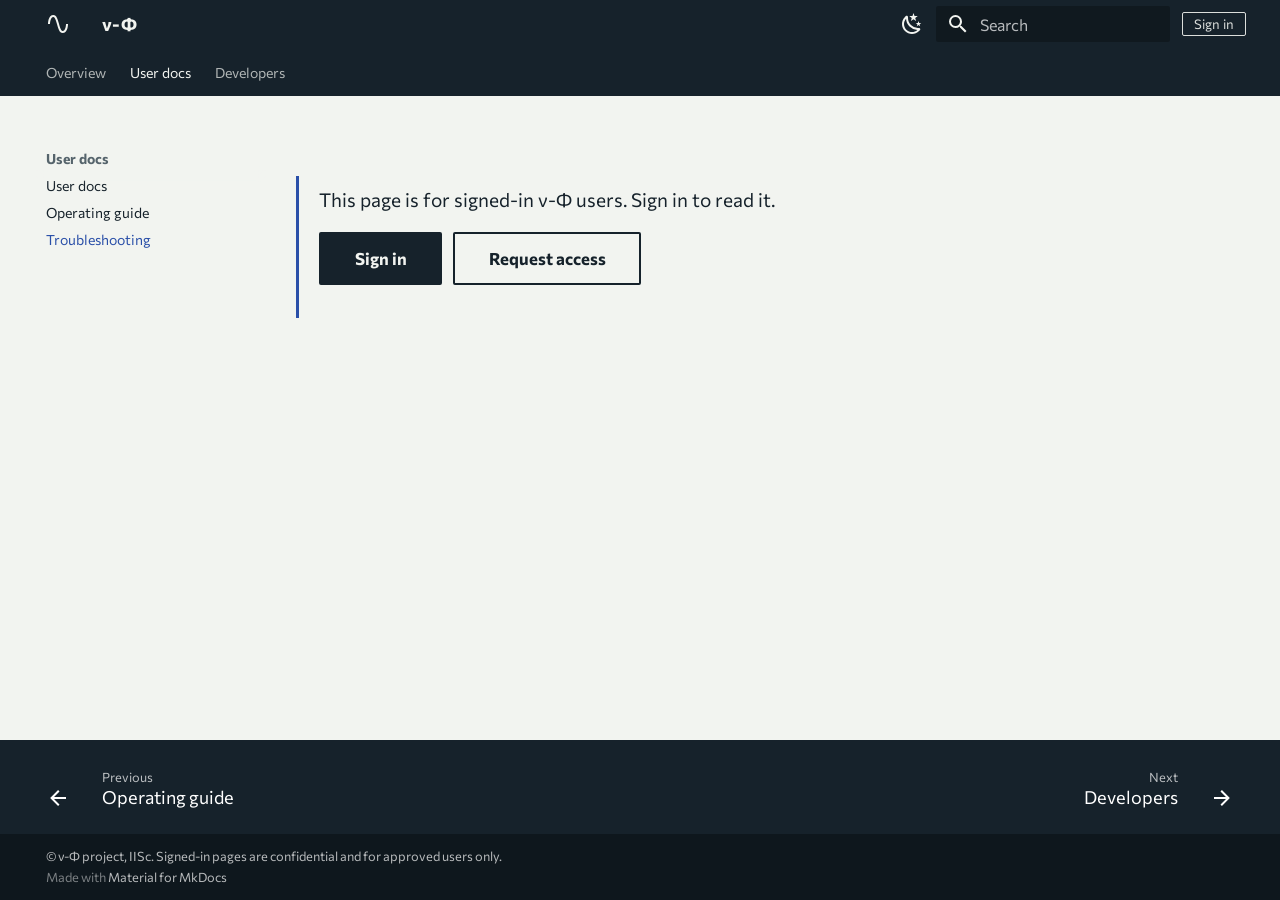
<file: docs/troubleshooting/index.html>
<!DOCTYPE html>

<html class="no-js" lang="en">
<head>
<meta charset="utf-8"/>
<meta content="width=device-width,initial-scale=1" name="viewport"/>
<meta content="32-channel EEG and EMG acquisition board with on-board signal processing and edge ML." name="description"/>
<link href="https://neuronicslab.github.io/nu-phi/docs/troubleshooting/" rel="canonical"/>
<link href="../user-guide/" rel="prev"/>
<link href="../../dev/" rel="next"/>
<link href="../../assets/images/favicon.png" rel="icon"/>
<meta content="mkdocs-1.6.1, mkdocs-material-9.7.7" name="generator"/>
<title>Troubleshooting - ν-Φ</title>
<link href="../../assets/stylesheets/main.ec1eaa64.min.css" rel="stylesheet"/>
<link href="../../assets/stylesheets/palette.ab4e12ef.min.css" rel="stylesheet"/>
<link crossorigin="" href="https://fonts.gstatic.com" rel="preconnect"/>
<link href="https://fonts.googleapis.com/css?family=Commissioner:300,300i,400,400i,700,700i%7CJetBrains+Mono:400,400i,700,700i&amp;display=fallback" rel="stylesheet"/>
<style>:root{--md-text-font:"Commissioner";--md-code-font:"JetBrains Mono"}</style>
<link href="../../assets/css/nuphi.css" rel="stylesheet"/>
<script>__md_scope=new URL("../..",location),__md_hash=e=>[...e].reduce(((e,_)=>(e<<5)-e+_.charCodeAt(0)),0),__md_get=(e,_=localStorage,t=__md_scope)=>JSON.parse(_.getItem(t.pathname+"."+e)),__md_set=(e,_,t=localStorage,a=__md_scope)=>{try{t.setItem(a.pathname+"."+e,JSON.stringify(_))}catch(e){}}</script>
<meta content="index,follow" name="robots"/>
</head>
<body data-md-color-accent="indigo" data-md-color-primary="indigo" data-md-color-scheme="nuphi-paper" dir="ltr">
<input autocomplete="off" class="md-toggle" data-md-toggle="drawer" id="__drawer" type="checkbox"/>
<input autocomplete="off" class="md-toggle" data-md-toggle="search" id="__search" type="checkbox"/>
<label class="md-overlay" for="__drawer"></label>
<div data-md-component="skip">
<a class="md-skip" href="#eeg32-s3--troubleshooting">
          Skip to content
        </a>
</div>
<div data-md-component="announce">
</div>
<header class="md-header" data-md-component="header">
<nav aria-label="Header" class="md-header__inner md-grid">
<a aria-label="ν-Φ" class="md-header__button md-logo" data-md-component="logo" href="../.." title="ν-Φ">
<svg viewbox="0 0 24 24" xmlns="http://www.w3.org/2000/svg"><path d="M16.5 21c-3 0-4.19-4.24-5.45-8.72C10.14 9.04 9 5 7.5 5 4.11 5 4 11.93 4 12H2c0-.37.06-9 5.5-9 3 0 4.21 4.25 5.47 8.74C13.83 14.8 15 19 16.5 19c3.44 0 3.53-6.93 3.53-7h2c0 .37-.06 9-5.53 9"></path></svg>
</a>
<label class="md-header__button md-icon" for="__drawer">
<svg viewbox="0 0 24 24" xmlns="http://www.w3.org/2000/svg"><path d="M3 6h18v2H3zm0 5h18v2H3zm0 5h18v2H3z"></path></svg>
</label>
<div class="md-header__title" data-md-component="header-title">
<div class="md-header__ellipsis">
<div class="md-header__topic">
<span class="md-ellipsis">
            ν-Φ
          </span>
</div>
<div class="md-header__topic" data-md-component="header-topic">
<span class="md-ellipsis">
            
              Troubleshooting
            
          </span>
</div>
</div>
</div>
<form class="md-header__option" data-md-component="palette">
<input aria-label="Dark theme" class="md-option" data-md-color-accent="indigo" data-md-color-media="(prefers-color-scheme: light)" data-md-color-primary="indigo" data-md-color-scheme="nuphi-paper" id="__palette_0" name="__palette" type="radio"/>
<label class="md-header__button md-icon" for="__palette_1" hidden="" title="Dark theme">
<svg viewbox="0 0 24 24" xmlns="http://www.w3.org/2000/svg"><path d="m17.75 4.09-2.53 1.94.91 3.06-2.63-1.81-2.63 1.81.91-3.06-2.53-1.94L12.44 4l1.06-3 1.06 3zm3.5 6.91-1.64 1.25.59 1.98-1.7-1.17-1.7 1.17.59-1.98L15.75 11l2.06-.05L18.5 9l.69 1.95zm-2.28 4.95c.83-.08 1.72 1.1 1.19 1.85-.32.45-.66.87-1.08 1.27C15.17 23 8.84 23 4.94 19.07c-3.91-3.9-3.91-10.24 0-14.14.4-.4.82-.76 1.27-1.08.75-.53 1.93.36 1.85 1.19-.27 2.86.69 5.83 2.89 8.02a9.96 9.96 0 0 0 8.02 2.89m-1.64 2.02a12.08 12.08 0 0 1-7.8-3.47c-2.17-2.19-3.33-5-3.49-7.82-2.81 3.14-2.7 7.96.31 10.98 3.02 3.01 7.84 3.12 10.98.31"></path></svg>
</label>
<input aria-label="Light theme" class="md-option" data-md-color-accent="indigo" data-md-color-media="(prefers-color-scheme: dark)" data-md-color-primary="indigo" data-md-color-scheme="nuphi-slate" id="__palette_1" name="__palette" type="radio"/>
<label class="md-header__button md-icon" for="__palette_0" hidden="" title="Light theme">
<svg viewbox="0 0 24 24" xmlns="http://www.w3.org/2000/svg"><path d="M12 7a5 5 0 0 1 5 5 5 5 0 0 1-5 5 5 5 0 0 1-5-5 5 5 0 0 1 5-5m0 2a3 3 0 0 0-3 3 3 3 0 0 0 3 3 3 3 0 0 0 3-3 3 3 0 0 0-3-3m0-7 2.39 3.42C13.65 5.15 12.84 5 12 5s-1.65.15-2.39.42zM3.34 7l4.16-.35A7.2 7.2 0 0 0 5.94 8.5c-.44.74-.69 1.5-.83 2.29zm.02 10 1.76-3.77a7.131 7.131 0 0 0 2.38 4.14zM20.65 7l-1.77 3.79a7.02 7.02 0 0 0-2.38-4.15zm-.01 10-4.14.36c.59-.51 1.12-1.14 1.54-1.86.42-.73.69-1.5.83-2.29zM12 22l-2.41-3.44c.74.27 1.55.44 2.41.44.82 0 1.63-.17 2.37-.44z"></path></svg>
</label>
</form>
<script>var palette=__md_get("__palette");if(palette&&palette.color){if("(prefers-color-scheme)"===palette.color.media){var media=matchMedia("(prefers-color-scheme: light)"),input=document.querySelector(media.matches?"[data-md-color-media='(prefers-color-scheme: light)']":"[data-md-color-media='(prefers-color-scheme: dark)']");palette.color.media=input.getAttribute("data-md-color-media"),palette.color.scheme=input.getAttribute("data-md-color-scheme"),palette.color.primary=input.getAttribute("data-md-color-primary"),palette.color.accent=input.getAttribute("data-md-color-accent")}for(var[key,value]of Object.entries(palette.color))document.body.setAttribute("data-md-color-"+key,value)}</script>
<label class="md-header__button md-icon" for="__search">
<svg viewbox="0 0 24 24" xmlns="http://www.w3.org/2000/svg"><path d="M9.5 3A6.5 6.5 0 0 1 16 9.5c0 1.61-.59 3.09-1.56 4.23l.27.27h.79l5 5-1.5 1.5-5-5v-.79l-.27-.27A6.52 6.52 0 0 1 9.5 16 6.5 6.5 0 0 1 3 9.5 6.5 6.5 0 0 1 9.5 3m0 2C7 5 5 7 5 9.5S7 14 9.5 14 14 12 14 9.5 12 5 9.5 5"></path></svg>
</label>
<div class="md-search" data-md-component="search" role="dialog">
<label class="md-search__overlay" for="__search"></label>
<div class="md-search__inner" role="search">
<form class="md-search__form" name="search">
<input aria-label="Search" autocapitalize="off" autocomplete="off" autocorrect="off" class="md-search__input" data-md-component="search-query" name="query" placeholder="Search" required="" spellcheck="false" type="text"/>
<label class="md-search__icon md-icon" for="__search">
<svg viewbox="0 0 24 24" xmlns="http://www.w3.org/2000/svg"><path d="M9.5 3A6.5 6.5 0 0 1 16 9.5c0 1.61-.59 3.09-1.56 4.23l.27.27h.79l5 5-1.5 1.5-5-5v-.79l-.27-.27A6.52 6.52 0 0 1 9.5 16 6.5 6.5 0 0 1 3 9.5 6.5 6.5 0 0 1 9.5 3m0 2C7 5 5 7 5 9.5S7 14 9.5 14 14 12 14 9.5 12 5 9.5 5"></path></svg>
<svg viewbox="0 0 24 24" xmlns="http://www.w3.org/2000/svg"><path d="M20 11v2H8l5.5 5.5-1.42 1.42L4.16 12l7.92-7.92L13.5 5.5 8 11z"></path></svg>
</label>
<nav aria-label="Search" class="md-search__options">
<button aria-label="Clear" class="md-search__icon md-icon" tabindex="-1" title="Clear" type="reset">
<svg viewbox="0 0 24 24" xmlns="http://www.w3.org/2000/svg"><path d="M19 6.41 17.59 5 12 10.59 6.41 5 5 6.41 10.59 12 5 17.59 6.41 19 12 13.41 17.59 19 19 17.59 13.41 12z"></path></svg>
</button>
</nav>
</form>
<div class="md-search__output">
<div class="md-search__scrollwrap" data-md-scrollfix="" tabindex="0">
<div class="md-search-result" data-md-component="search-result">
<div class="md-search-result__meta">
            Initializing search
          </div>
<ol class="md-search-result__list" role="presentation"></ol>
</div>
</div>
</div>
</div>
</div>
</nav>
</header>
<div class="md-container" data-md-component="container">
<nav aria-label="Tabs" class="md-tabs" data-md-component="tabs">
<div class="md-grid">
<ul class="md-tabs__list">
<li class="md-tabs__item">
<a class="md-tabs__link" href="../..">
          
  
  
  Overview

        </a>
</li>
<li class="md-tabs__item md-tabs__item--active">
<a class="md-tabs__link" href="../">
          
  
  
  User docs

        </a>
</li>
<li class="md-tabs__item">
<a class="md-tabs__link" href="../../dev/">
          
  
  
  Developers

        </a>
</li>
</ul>
</div>
</nav>
<main class="md-main" data-md-component="main">
<div class="md-main__inner md-grid">
<div class="md-sidebar md-sidebar--primary" data-md-component="sidebar" data-md-type="navigation">
<div class="md-sidebar__scrollwrap">
<div class="md-sidebar__inner">
<nav aria-label="Navigation" class="md-nav md-nav--primary md-nav--lifted" data-md-level="0">
<label class="md-nav__title" for="__drawer">
<a aria-label="ν-Φ" class="md-nav__button md-logo" data-md-component="logo" href="../.." title="ν-Φ">
<svg viewbox="0 0 24 24" xmlns="http://www.w3.org/2000/svg"><path d="M16.5 21c-3 0-4.19-4.24-5.45-8.72C10.14 9.04 9 5 7.5 5 4.11 5 4 11.93 4 12H2c0-.37.06-9 5.5-9 3 0 4.21 4.25 5.47 8.74C13.83 14.8 15 19 16.5 19c3.44 0 3.53-6.93 3.53-7h2c0 .37-.06 9-5.53 9"></path></svg>
</a>
    ν-Φ
  </label>
<ul class="md-nav__list" data-md-scrollfix="">
<li class="md-nav__item md-nav__item--nested">
<input class="md-nav__toggle md-toggle" id="__nav_1" type="checkbox"/>
<label class="md-nav__link" for="__nav_1" id="__nav_1_label" tabindex="0">
<span class="md-ellipsis">
    
  
    Overview
  

    
  </span>
<span class="md-nav__icon md-icon"></span>
</label>
<nav aria-expanded="false" aria-labelledby="__nav_1_label" class="md-nav" data-md-level="1">
<label class="md-nav__title" for="__nav_1">
<span class="md-nav__icon md-icon"></span>
            
  
    Overview
  

          </label>
<ul class="md-nav__list" data-md-scrollfix="">
<li class="md-nav__item">
<a class="md-nav__link" href="../..">
<span class="md-ellipsis">
    
  
    Home
  

    
  </span>
</a>
</li>
<li class="md-nav__item">
<a class="md-nav__link" href="../../how-it-works/">
<span class="md-ellipsis">
    
  
    How it works
  

    
  </span>
</a>
</li>
<li class="md-nav__item">
<a class="md-nav__link" href="../../what-you-can-do/">
<span class="md-ellipsis">
    
  
    What you can do
  

    
  </span>
</a>
</li>
<li class="md-nav__item">
<a class="md-nav__link" href="../../specifications/">
<span class="md-ellipsis">
    
  
    Specifications
  

    
  </span>
</a>
</li>
<li class="md-nav__item">
<a class="md-nav__link" href="../../roadmap/">
<span class="md-ellipsis">
    
  
    Roadmap
  

    
  </span>
</a>
</li>
<li class="md-nav__item">
<a class="md-nav__link" href="../../get-access/">
<span class="md-ellipsis">
    
  
    Get access
  

    
  </span>
</a>
</li>
<li class="md-nav__item">
<a class="md-nav__link" href="../../terms/">
<span class="md-ellipsis">
    
  
    Access terms
  

    
  </span>
</a>
</li>
</ul>
</nav>
</li>
<li class="md-nav__item md-nav__item--active md-nav__item--section md-nav__item--nested">
<input checked="" class="md-nav__toggle md-toggle" id="__nav_2" type="checkbox"/>
<label class="md-nav__link" for="__nav_2" id="__nav_2_label" tabindex="">
<span class="md-ellipsis">
    
  
    User docs
  

    
  </span>
<span class="md-nav__icon md-icon"></span>
</label>
<nav aria-expanded="true" aria-labelledby="__nav_2_label" class="md-nav" data-md-level="1">
<label class="md-nav__title" for="__nav_2">
<span class="md-nav__icon md-icon"></span>
            
  
    User docs
  

          </label>
<ul class="md-nav__list" data-md-scrollfix="">
<li class="md-nav__item">
<a class="md-nav__link" href="../">
<span class="md-ellipsis">
    
  
    User docs
  

    
  </span>
</a>
</li>
<li class="md-nav__item">
<a class="md-nav__link" href="../user-guide/">
<span class="md-ellipsis">
    
  
    Operating guide
  

    
  </span>
</a>
</li>
<li class="md-nav__item md-nav__item--active">
<input class="md-nav__toggle md-toggle" id="__toc" type="checkbox"/>
<label class="md-nav__link md-nav__link--active" for="__toc">
<span class="md-ellipsis">
    
  
    Troubleshooting
  

    
  </span>
<span class="md-nav__icon md-icon"></span>
</label>
<a class="md-nav__link md-nav__link--active" href="./">
<span class="md-ellipsis">
    
  
    Troubleshooting
  

    
  </span>
</a>
<nav aria-label="Table of contents" class="md-nav md-nav--secondary"></nav>
</li>
</ul>
</nav>
</li>
<li class="md-nav__item md-nav__item--nested">
<input class="md-nav__toggle md-toggle" id="__nav_3" type="checkbox"/>
<label class="md-nav__link" for="__nav_3" id="__nav_3_label" tabindex="0">
<span class="md-ellipsis">
    
  
    Developers
  

    
  </span>
<span class="md-nav__icon md-icon"></span>
</label>
<nav aria-expanded="false" aria-labelledby="__nav_3_label" class="md-nav" data-md-level="1">
<label class="md-nav__title" for="__nav_3">
<span class="md-nav__icon md-icon"></span>
            
  
    Developers
  

          </label>
<ul class="md-nav__list" data-md-scrollfix="">
<li class="md-nav__item">
<a class="md-nav__link" href="../../dev/">
<span class="md-ellipsis">
    
  
    Developers
  

    
  </span>
</a>
</li>
<li class="md-nav__item">
<a class="md-nav__link" href="../../dev/developer-wiki/">
<span class="md-ellipsis">
    
  
    Developer wiki
  

    
  </span>
</a>
</li>
</ul>
</nav>
</li>
</ul>
</nav>
</div>
</div>
</div>
<div class="md-sidebar md-sidebar--secondary" data-md-component="sidebar" data-md-type="toc">
<div class="md-sidebar__scrollwrap">
<div class="md-sidebar__inner">
<nav aria-label="Table of contents" class="md-nav md-nav--secondary"></nav>
</div>
</div>
</div>
<div class="md-content" data-md-component="content">
<article class="md-content__inner md-typeset"><div class="nuphi-locked" data-ct="PL6/G+ArUVXxEXsbGKMUK20p2MRhsTEnIe3u9mVW49hEkcgfUjL8Wpok0RCG2aZysCyQtxd74AinbtErqCwnJBRxikSZYMa5aKxRB49Gq5/jjW/k6lzYU+2no7UD83o6/WwZBBnekcqOtXskNGK+7hujMhu1zplg8xW/EM5xNOyqAdY/N7DnKtHowYqkTGlk7v3/DbmdLSHdEYXKueH/InTJctNVn73I1lr1hS81CpGXplMrTn/lYGDLXRvNb7TROHyzILKkXJ6vnvrMWxFsud3pVwXtW36+WipRLrdKvIfletRdBS4G1mh5vHlqmTE2SCmDuBHM+aac6QUuScjD6rX6c9GWWnCM/80uqmh8GBMow2DqBitPYrRimMXk9dr5ZT+2uEqQB4OgKsbGXfzCZmfezrDkyfti50zW6RuLoJ6wl6zQuqN8q14W9DX1MrPjJHRoaSWvIr0TVe6cQuDjX1zclrL7TuVrgrl5gI71lXvWEcfvMcjsly+XqKYI77YD/6QpdcPhuI1W9QdEdhGYzxJSMZgJgZgQXVGBkzUzgU8rpbSLqhD/X76KAGVKYVOeDvPqkPMxZwf1mioVbjhQIpchAcPwUQkDPcqJivghSCt9BrIjbYc9pS4P5BuWbH6NmYi20y5wGuxyBec3qXlAdDefLpPBtyjtx9RUa+yR4dZQD2xAv3rjpWdogYWgEyF8/pIjjqIFcwi5B3DBsFC1ua6WYyZ/Ms4g8IRcje5vlBsdu4p4H9wjwfvvPU0UNpnld3qgz0iNgBkJ3SvR2NBH285AKCr+H9t4xWHjF2vKewWAJr5/BlyJFVaDFuTWAK5egQQony8jZHiJ7cpZ17SIrPPxBOWknzWX2upKYJraKo11DIoKmiDE/fv4qd9BWb1PLf7C0IM4Y7gPtEzHGhzyiqNKJGN7hqE4jynbInPp9OJyaKuGrULhTWknpKcascrQ+91Dn8l22tdOwmqtvjvIeZXJVdEZRyxkc1mw/x20E/+6XnLPU8ldXLSadbpaDV/J934UeBcQd+SB4khbHFI7UfBBRDmiKdwo1vFJcawbUSUE1ttXKPzs5evQjFi6NQaZAH5psDmUDHsBUt5pkms57YhepNEN0ehWlqQFxfYYwfyr0TqnvIMQXYkf8560JbO2ACHRLBnVIUYMKe7fh09XYyqI9yKCJ9G3fq6SY1s1FPqL+dWtHet37IYGEntx9JD/yPGAh/8/[base64]/[base64]/Cfo1BRxyX4dfKhZhlGhOkRkUPrMAEKDUfYeBUi7bKPMlqoVdDBEcz/zRuKURihRdSRBOUHh2yT9I1pkDQFMHju1dcebB1vGLSxUXc56SceKs/nAO06bLXe2L0TL5H0bobSGGXUWMGGA6oK8i+sBvx0r2vyJzvg2RT12eXl8x5ukSBcOh72YxhBcNzPoDhCiMHmDth1/fH21p66wC281z7I6YDKKD5YlqnzS7it6f1HTVVjOPhwgEq6Aa5/yMXdMhUjP1Yl4JNVgXjGocOropvDaG32of/hxrwdlSZD3KJUtTK9RbIKQ3cPDu3bTySYLudkIa14DSl1VNBHd+XF4YEdlm6zyWaNNAzXl9CKFqxWmAm4OqlX69qx+XQ8dQYjfcGfAyD2PP+Nyf3ejBzwfYh/PiwjXmVd45D4QRGhsa/vhhWAi7938EwIX5h0haI+6xCUGLtStLteXxLRAfyk7QpkPlA0DCZTD3wRk5iJLfNdcoKy8LjZLzmHrd8mLVzWPDxht/jaqq6faI8nR1aCsW4nNJ/V48FfHT3zsa17GPcpt+hnuanSuSCo1upfGNUSBERttlUC1RVihg8FD+DPAqk3lw6CM/B7pxX7Mw6tND1qyWqbbxOwzkfEjF8UmiVHmRea03JpZWMIjionC8ZcC0Jg+0LjsCaXUEmCkNjkALALI9F5mclSs+nyfj3jU7ib6/ysM9A0Z2Ug/[base64]/MoPIiX+L5gqzd/hy8RHkkSsm25OFqvV/eCu/Yq/G7UvxZqVXTaNbaA4asYgYePm+NwtpcWCMFJNgM/isH5im+LNFFLWxbXcvO+Ka+GugXC//XrilJvMrLf7NHPhaHCCP4vdIKlUyWXHbl8qsOpH1CvkaNBZfVulbT1WAzSS1otr2y/5saViz1+Xxumsa6AztK5nqmxnQv6IYqdW0/jSB5T6nE3dcTfJO4aAnDxBicxgAk67TcKtKxLdOtjzP0xB2+vENhifBw3L333zSmfpTWGccR7o6Ujkk18dsaG0YGzK0uV99T0rDed1SwdbMomOW19lY/XIeSOH3CODnTEG56F99Jvt5JRANoK7eMExsswunQxdETbJ9ez6jRmLCs+uSTL1I7W74tKlL+xzBjNOpB6A+/4+B3UwIUxyYIDp9H9NNwg6beIIx0HdMJm24dx6aVIbDNVJKw3pBibHXzYKh/DlQarE1XfeRHcRsB/8o/VjBhTjPOeTfvhhSpLnkPYt/u16+Hc/j5iqJgK5zAUcWGhJfBBr3D6L36a477BFD+uluu83k198QmSHLcib6CLkdfAQo8ILMsxC8qqIYlx4C6zmxDonLtxci3wkSojyGVOjNVJaccxLkxV+XMReeARk4dvJiCJ4yn9a5R2NLJUwh9emnJ5G3B0fXdanJ2Dx5KLkuicsyTZCgxbRxduGpkHETb3EQpe5/5OG8h+pbTWdx54wFfK8FCL2pvCD4k5WqHc9tNVoVPmi3XdEdTJ/GXh+BhvwhSYfX/kART1UIKaH1olSOeBtcQbSwg9LNRYU7P9bQ8fbaMKv0n1grqXSMc3CZ7MPRkGl2f3phQGl97RjuWg0bwSMwsRzX4ziYBcDHpSIqPJ+ZjJEgwbQKzkfY9giZVJK1S36/IvKvvwei8GoddFLxo41f3YpiO9hWBTranZZPCcxfA5W9ywpbSA23O2mAIZpkcNv92qoBrtOyXstQiLN3poehdrxeoNpqiWfpoyV/[base64]/[base64]/sprcukDzPlPqSE/XqGlj6VHT/sVdVFvjOA4NWZR9T8dQzMnuAW942r4T7Yeq+UEUPygZPs+UrzITReM2wEMbkhq/x7sr+x9KTlPLEmHQQX3HrbBGADbmDA84LOZ9OYspvNUfq/babgeJpTqCPzj2IenaQjwhBynCPmSQdKhHCeEcOqXpF1Qfly6v1ne/P45jeILrCw2LHpN8zO7c6wAMnzoADtCrfrEhyqVnXQOHoY1/aVsPr1+3R8Nq50EcvRP9Xe4tLClmCQbUTYSFXB1tSmdiGk06icZ8Olf/[base64]/xKfBYyugmwT5rbqy8oAHhUcNWxVSQIk4MVpN25SN81pRNnlc8nMahQniiTNmkxrK7flwSGogBeyCLvPLnldIynUY/hEg5Q4mQ5rxlSkgW1b5meurnb7Tqxi4aUcYMZw9Xr3SjwcYz6OrwBwATDTkInuSuzMaQ74a60x1AdnrHE0I3gYqLhWeQ0He9eojysHCWbVRW3EgPEZb9c695VPPQr/f3eTvj3T+yqPo45Xq6OmS70dIi0AUwF2APUW62dGygwt/OVAZwNSdhMvubXax1H/7C2lsfXMjgIFtBYR2vX9DFcpwCWzniI3yNQni5lbmFwdFv6omo7x1VZALv06ZuqqKPXfJEOzdwhm/fq8XRldAA63vLaduqseoIxrqvbD0YJvo4GC4cP9lVGWByA68CvR7vHB/tkoclbHyHHbSLxMDHcKNWB10WZ8LUok9UYSwAxgSctwEyQOFaG7bJR3xlRByjkXXMcIx2zhT6kdD+J0iBsWFMtA8c+Be3+wvyobzyWPjP0uem+FUJLR1Y/1G7GHpqC2fNKu0b0xGUb0K1stQ+rsiD1yQ4ltQaHtnxTwiF6JxwnS6sEw6vPj64hkR6hjrZXqlhj6sjLwKU8zSJjBzrrdV394ZB+2LHFslQYdlcGDQMzCC/qq9K5bRcrgd00d8MPmJDJRJmpwlbf7ABm4HOSxyapQTUpCSDl762PVS8ekl059TeIFNDgExr0/FWCnyGL+bTnod13kDs/ey+FDdZN8mkN0JNjRNDAUaoCQIMCTuLQCWqGKU5C5z5ZQVRWvwQdAzLhiUoA38gNltJ95IwXSoGH8lNsZ9QRZLDZK9CNYmmrQiPVWX5aTwDc3ShasR7E4uiISsmqvneoAOWOO3VR9d/4zp0FtDd4a6BkZrWm8mJ7wabrmIXnTTS7EF1wBm0JuhrwMaKTOiq7Se4EdUqo1ZdfndYosRsI0j+M+dj+6i7B0zaqgsLJcZjbcUE6HOMwKLJQDaa7zKhGIqy6ylbWessbV/pSZzClhoaRMahEZGbnbm6+Koky0SCuAiYM4W24MlwWQ9OnQGSgTDDz01OZeeN1wX8h8UkMfBItZqzHTrlFPG7uZYSHaSCo9iywQ4TyEr5RBGKkodLMMqEUSBgdcfTbZNl6UDd3xbZsHu5SZYwZOBNahha2Mcn/6oS9orbi6vpp1bNjFeTHIaFtgQ/G5bxW9c7Fxb+LKthYjznGjDn9m+Tn6kep8aZ7qdH+pW5BLNgb/fFsWyb7ooIA5W/tp8XVG7mX6gVeFH5xfLB7nCqXuT+LNBsTkiLUuivd6LNy135vjD5QmA5hgJlTttavHinDeEX2bAoyzIywfcrcFy8bX4Gpo4uJ5Cr2nxCLam21KsRL6MrFQCMKp2OSUoTWGHNNMz0GVMgYNnOxqIYlpeClun++CNVwI6L+u/Vh6b6PvF34DP+/oXILhUhipJvuEuNRC14TvpyrSpuQkn5zfW8ZAul1KtmeU7NGEc8i6omtlCLTGOL5guQdaE/1hzdMOWxOaetg0IhX7eLkH82FnRhXqw49zg39TaFQRZvw4ScBLmVEkmp1ae1+Ww5dR1lzajGZTvICl5urgzCoZeknto4iGh0QHm70/BTlRxOIiBfNVpSa3Wx5SFTZ38fgcY6Ahn/T1cmMzFa4pjMezzYTxSJM0fPc4ulY0SCP9iiu6vP9BRLLuWMv40G0DDLZ/h9oZyXQTijw4+DuXkaToqcYotSNzVxSrHnYegUa9vwuLJ8qrRKvOhfxEDpaXaokNAqCCEohpYCaXhdJSkvvVeh1G7sB4lhAPMC/kbHR00k/0lP54xXk1F+7VcjJWZS1cFwuncoI+/AHp6b+islKTIyVojVRrZdmNvrwDuoT250yBuxnUA3yJPXcwA4TEyi/UoTsbw6aUL0fvvWREG3HXARwkTf/fVlbm+XtA6VKoirJAUPAXfZ/dbbOVYoFdIcukrv6uwwX4rwcVinGnLjQAEpWhU+4JnPmyEIWLLBzTb+rLNMyorGdZFm3Mb6gy58wza3vSzyofFkmPq7A33Yh4I3+klwOMjewHMU9F+IhnO+9yyfUbbRztLo14SHUEa4ePFkUoNnPoZu30JpUsENsZbks/+PWCMsBnafZM/6LzklG7LJxop33+wfrFhiVqHmxINbFJaY9Uij2Ba9nKLq7TQeXQX66ahzn7PlmGhjkcCtlgDFEJWACp7uzNKUFLhtAzO6Cpi1hJVjQfFMi48JJ5WQGXuFCaae8joidQg4VTr8ZVSVI32TmwCKOw9+YKb5vrfrHCNMXCUvn1UC1xYyAqNO1BK9IYpuw+x2/b85n2e6ejr3glzRdn1nhC5B78dwljzcnVMS6nYUjd8yQ49DYlcDh1BROBp/ifZ3F8bhgzVntaCA88482Ms5cZHPP0FnPnEZ6n4si99fMXy0gIEgu44I6T4gS+AngxAAAClJBumLIQKx3ADRn50Hy9jX0ZQ4l+iJ/EcZknyjNa1R9x9SpVib4UqlFL6IJS4zwtXAtbnRpQtVo4d2dz9IlJElyfcVzx+IsODSG+RsP3GhCjPfSCyWDI4Oz0JG+5miRgHQ4jYYhl9+qoJxWwH8vNZRcqO9E5P1jBc95eyvsvBJMDzNV/JDCtGNRKy1vDH/qFMeCfs6fmeULjShcHgM3ijWJLL1p+9ybLFY9tlIBIkN0TcQ3kOAACUykJ4ky5IafsuOn5e+FZaKndm5VMPIan9VQl667aaXni0Q5hGfjfAoLzSDzAMnWn2B+9BmRDX2OCsY9gr+oWiO20vIMZeY7n1xVO16kJ/SZQHtJJAgdFn9mrVl29+0YUOno6EM9bfcZv5hdNDySw7KIkRj2LHZ2uWacbTg49XNr46/[base64]/bllgZjDh2+TyxSNQhkDk16VFEiny3KBRh7cwhMfU7lb88sf0Qgv/PkjzJ8b8WtadBCUY+T55MewnyDYsfys9jPmt7wgX5s8XrV0HgYL60VM3S1n7TIjUvRUf7sxTOqqfIYk6LBgUJJ68XS2Nhtcz9s10OzwuLvE/URbGhJy6IUORcTSI1ziWID1/72yiSYdopUC7cyvcjsaVKDXcHLs9ukCk2O5ry41HNeg7vG4kqn3jAkgAqnKZSfo0J7ufvn8EsjxmIKs7CjS9lDXPdb5/aOvVh133FLpUxzOLPzqm1qaeeiS/4VdGrZU84tffkhVhBhvaP//UVTclSe4iEp/Rs3HD3NOVUBpDtdgp34YZVcB+Kyl0Su2ovafcXxtSD7d+K9aI/kKZzg7k3a9Mp98PyndAHwQfyBqe3jmuNDV5MiZG4GtEr5FMJfh57CeQ/+Y/z60LH0HKr73Z6kYDPjW6viFlgDxLpW2yUf2LGnttsD5YCJlMSIDVKcuaKE4aPbnDnS75wk91hb4UM4FDanP3QHRJH60+SgUwdhCZAgOqXolM7TySSVDVWT167wl81/3tmspdk3SB+V+jL+ZdXT1QnETZkmRljDFrzmv2aiLJRhb7Y5hYITeqHaRk7B1j4p+bkyJcRtd8dhsPRKvdywn1ofea2N699Y5vvcJAThC2k21/i9KFvxQxLUYHHPJ4kaCo8Z+1XJ9OyDRXenQOm2ClkDh8BFzJgbGoZ4/FRGbc1Pm9dW5EPj3ZQmBVqZrQFMDxHTZH1Jt4TCxu6wPoKJtBhEapkF/PFL31wfe9+GTps6gzB6t7M63LMsPuxK5Qe8XBfhxaFSqy5y9d+OSoB+ubVR0vFb5B7wdajpT76PjJWXbdOvmzopg162fMf3X3irD0ALx7lWUMzla+3CNd90bE6yVMf5A9/LZBgNFWegt/5V9NCjPIaieAOlaGtk5zP1Kd1Sc+OoZKH5dkpNaIyrUGGPpKSgl9ARBKavDUSAEbx2BA3IIrt4s3OpogrMQyOXfaXcISYBl8lUljp8BrLS/5R+4fu+7Nu25KtSmGD6tEBG/Ql/zinzsPJWekg8ITwW2vMhBJHvwVd7c8QdGnVNryBGcqxc++fH1s1FT93K+4LfbCZ+0xu57xATpyn9hYJYIE97FQVEQZ/hrMo15twUHOhBDr/WbPZLKCwBCi3VXEoGlTHBnR9bdsZkI6AS6cFLioHrVHqqf1/RVnSzwM+W4ijKtinue5+W/OOBvNeEwLLrW/2PVs8FHp5k1RbrOkjjUDi1EtyjL63b8/chem3kpIjuympy8DqL0J6RgzcB+HxVGpv1rMZ5/QfZA+qre9oMM5Hr2IPb9iJ2oehB1TLqaK+QFpYTROpHXeWR73adWRT026vCaYDzBR0Sn0c0ovHDU08GvuMnGayVEtXcjxpVxbSIz6w+7FF3Wz9JOzKKol8ZbrmO67ZvyBQ1Cs8/srkthDfwD1WbwWY3IT7Vo3CCqzaY8iIdZrSo6lCRNoas7s7HOYg4pmMk5OSVxcub54YOsv7WXk/FHz1/l788Va2w/qI94LBZZydyIT5MNsX9jpsBozh8jiSTLl+64kd96AiDZ9DQBAi+2VaWFy9meUAB1aTltcSXhQ4hR1b9/1zd81srs6asruXnr4Oy28imUDw1JfBKd7/7kaRxYINHPCWVAF9JyJelmjqAw68wBGfO1VEUNKjX02rRO3xj1KOaITYhXSH97Vt5lRSg07Q7HSNN4q0O7hFvHFfAUvxxvtbG88xAoUVMcYe2m5r+n2zAK3mqHamQrx6FYIB6tJeRWufBit/KaFPlQGtPIPOse9XnEju8GiMwrjQuW3IcgIYbeH3BBIVsTskyBFy5c+7HMLyLKUTtS+x5dIhVp8n2xiVxMj3zvexI6JQhLBXwYwBfy8FTbB8ptp4a/EHSQ7l7xE64yVCsBXkBtC7XLBSP0PuO+j9g53tlT9FKbb7h5KdvDHvsRb++xjfu23Wxg46cdPmXuMJI+DI97i9g9Eo9GXP055rcmccG9rHlzBuPJdHFLEixC2be4/zMSqwQ/AIHn7Hpj1jt2zHGG2vx1wOoqbnfC2PlWsmR/iL9ctwBgzBY3DxmfVqVL8sJ9uK1TlBR36nxCVsHF7Yd96cJ5wABN9HfZs9rsMQImRhKMJvmRb9J0KdMCz4GlaRDGGcFcWvqUXuFX3E7P3b7tL/552pZXBxnlUBx0qegFSGhu1MQmX3ysGXA0We5Bb7vUbLz/NwWGHLpKEyWNJYaQY1xd+YLqtAfvNnHnsNM7uzXe0S5G4/NDfQrmLPnSUBJVs2eWkJQmQQuDPgFC3KDdbr+vay8WD2uNiDk5vSkeM2r+bfUbJ3CUMCwduaXMW6BVwu3XUrpIY94B/T4lGcu1jymVPtvTtdRxSqssQ1S4aN4ww1ZsZ2Z6gu1zDqz3jZ8AT5bEAua7BU7dxqx1iYqkwRMWG6ZWOOTdYcUeoSZ4wsijwajbXN0S2mfXyUGoXYeWGxd+8DW7CbkhtQvHVlpE7s8uRAYgIDW8dn5yLgNFOVxpo9vTZIrB/Uinama/DMCmJeUW2DOnfVqcaF0J2BlAfbWduSqioDGN9uZNIeH158yUhSQMKmtoRV6dlgGuJ9/jqOSyvMMYDo0st7qsSkFASf3sDn9lEcUQSxZE4ZV0igiDnjK+Xz2y9Oe2e48w0N5prDaNiB8o/PvaZTZL5GA5/[base64]/6c7e/fS1YCH9/2wIktUXt0Mu/8bQ8X5lvjpc1uPGbvlV8/[base64]/Fdf9eFZu4RBwsG0H2eG7Blz/iM8sHJAr7h49SXcSaeDQ2ZPZrcixwh1n89G445whrp564C0InnXAHBxItPLr/uBaPgu35db6gIT/Ue7nnFW5tIFJjvJeoN6nK4Cerc6fqp3ZCNfYgg0/GCnYrY0NS92/fVPrCY3qUgISfDiP279A/HfF5kXjbltWfVzHzsKkStbHjOyoR4RYgCUBB60ddXD8tmE+deIh+0BF0VcxW535FFxgqIkwU5LaWQ8r7n5W2DlrXA+rtVFyArGx22sH1mAw5wiCYQnHNfUg+IRNeMK9laO2snYWklXq4W7+Ojww4YYflNGPylgMLg9L/VxwX0zz65Z/35zv6d6arSB28w3uA1ecnDZ7PZN2g0bGXUN/RxGAj/oWgYdVpKMah0lej05F8vuk/vjq85Dg875h3jPeBx9GR/gxkDolBDX5ysM/DbjscRiN6cqqFa61T8P/ueeLO0X09W4DhXOwtXE9eVzW9nHL1xDAAkOK7bVAZ8f/Ww6gh12bjgoenyoRuW1VbEbGVWFoTjc0nhv6UIHJ/[base64]/RUBBolLmMR5X904ZGNxXmUqWEDXPOB7ipluA2H9IPcaLFySfEwwHuoAnkX4hR3G7Hy3ZM/AYjTy8tz1I+ApzWjf62+0QtQ0Zktn6MjVGVI5MvPadvPJTX272Y7SdGPJetOLHf/CRetQzYSsj4pHATj5DKY5ldMvYqz5SpxaAKsF/54T1Nnvh+Wku1ia5TpwWIMg6PKxMSJR1YyEL2RwbIWXpjYn2/DPooyevWFA7mVImBlkZsvBjT0qXRGPZiHhLA2EJq7AU6/+C/gtCsWz1AiQl+lC7LU+69LH2Cv35VmyJkMa/x8/ZCJ1/9WYJXQPqzfwhoT8t2iuOb2ZCcYU0kcJN/yOaAWvSaWhdrXj8i28RORhcW6BxqTrabLFDfZojCPBvVnk75x+9c5g075AmVeok2r/UdVjI8x0k/0dQo7qEmaKTR4L8MBlxkuybHtDAcY74aGU+HX+j8D5LXjT1qpOw/Ct2rk8KUtLu8HeOLFDCBORP0WPgeaVopMEdjEH5/NJadsOFcn0eLTKvMXqmHl87ZOWa98LqKl+XCo7PPcmDmunu/OaLtN8jhjA0FNCup/h5qgRKJqQlF6aV8Bj3ZgRm8k7VGvrTYJ289o9ERxtwMorQGl8481Ux8ZIRjfqQIF+rp2CiARE+CDDJu6UvgP+o89Vm4u7v8hGBXZyL8tKLibP4w8Y/GkQzSfiBtUMjtVIg3zXO9WfqZGqhGe9Il1OQM4z7/PDXnFGK4g4UjcW8YXp8QmPGN/SvJ+WIai2HE6lgiMwV8ZefH/h7rtFnkrmfk8sTrJbl4a4G7nvubFoY3gXqjTUzK0lAEIgzC+XYYhz34n5He6YCt6V8hxjgmdYfXNFxM4Z6e4c8/3u/IzlD0rbVtgejEKsTI7zBuRKUGodezCjINCkNxVdR/k8oAnD9G1ck+cERc9VGR2qYTSDIiX503z19/EPqmA8RAFFzta+qpBUuuhb1XAp6fLazSaXMueoS/ZZrq5AlV7QS03yiayJoTki7K0lm4GCyxP0p7XIt2u4PDjt4pjhEXGlbCkROBS4Y1A1dLbQ300HYTfEbvCNUF2FT89AP3Q//9FCh9b6FWabOs6kQ1ZxfDGQ2I0ZKBwFjVOoY+lRWrJ2fGhrWJ21PYFa39vX0Fx0cMH93Dgg8DM+tRkdjsIU6tAcidbXIC3JQ+XGlciyVDHvB7LOYQw/zhwGPOoES/DDAUXWd0KyizcTFbE+Fuy9lsPoILEwGD459yreb0RDf7b2gY7mACcseJd6RIBa2hcW4QbO4N3FPePMMGglPiKaGCAPJ3hU5dHa4F9c9NyPU6347GNoc7mjjp2ko7gMXObwKi01KCZ6QZ9RkD4+5CF0AXqIZpIh2/+2B/GJ00EfeBu9uVpAoQB6jHSC8+JjHO32yXJNbjWwVfQuNUsAAyaNJMEUQZjqe5X6UgGjilYR4jVFhzzrDqsknyTtYw4fcXA9MVjBPHUe6yGgvi/0RbROcEuXWk6yasmPu6h4WsEZeyP2+qmlf6qqxB/UQyXle9TnLAif/6KKfjTPRPBdU7/zaNz5lwuDEQzGRFa/afa9Kz3wad+hOMwDJB6SJKdz5qGnhKJsMTx+dtrmfouu9G+P3dgzoLWFflBEn6hqHykfrVlhptV5/m4Hyg6XuYbO6b4S31yeN3xCyvF1aKgh3uHMKcs7V8VagtU6MJuZFnNWbge9yDPZXVT7h1StqYWkRJDpCQuFihbml/[base64]/SWlGJs4URyu4wuDChgv2PyfzT3y0dv6IeMH2mG/AZlpywzdTYOKGTmVcnsxJ5HGe3ZgC78nW236wBv+BFMM5VJAUmvxCgjZW7hFSsGiye/Zy2QJONle/[base64]/qA1xIWOiTTyBn48IwUylEMKj2Irbrg7fIunn1UXQ5R79J45/bPXf3TOwEGk97ETHJykiVQsFab0o4I9mu+X/PfraHA4lTp8w/YL9vtBUhCTKaQ9OnZW91uz974QEw7gREU1gzXuzf+GZNCP/UbwPPdkWMAiDSkvE0Px+u34Y2fjKGXRUzwz0Oy4DbHaTROGd9iHW8m7aonDilgL90XN6B71wN6cwt7ONBGl6Bl2ZUCrw9i0zV60qm8KWbYtAZlf7gmp5wrC49CUa2/XuS3eeu7IYdWwLrrXoylboEHGyD0eepns/qPk93DqriMlLFq0nDNm2js1JQnQ3vYLoM0LS7ItYUoqBtcc/ReVGrSrU1030Zmz5AUkfFereRR/f4lsCtS4ulDtnun3tGZB8hdMWoZwxY53BYFxfMkynKf4pPnu4nyFUQRy2x+sg0fppEvmPsLjDrN9f+g74K4wNsmd6eE+WVR1pTtuMXL8mgNtryeSU+ldnLvTjYGXiVxKTCTPUWW0C/yCN4tUQe1Evaakdwu0FPWGkATw9tZMDNv4VnFQZhKhMoFnNQ55QN2CtDkFPS/pRryJmZDaz6gQ/4TnbrsFHH+qD5L1K43M3UzdR9r4lVV2tf4ZM4r8V4LX1P4gfUYarv/[base64]/kukCMdVLBTP8whhMLxQTv0mhDw5gmkGKo2zIgzNzz4lbnUNzvoCQSN4vpSIszQopOfk+z3tfWCW+oRVAhFhn7OJ5OSKn9IyWItBNlXKMSD2GUx69+Q7wdKoI6/vIQ6Afz9FepKRwlWGQO6ddUN4r1BozznKSgFgRgXA81B5dpnKPBXyCNl/wiCFqKFn8w/gAENyRsN5iCWnJduohliNqbHYPCMcC3exxuEAhuRFMGS8kMJ1nYxLSSQLq0ZY7Z8khKY0SAX7X8ARlOXhkWJ46tU+leNZtNaFKqVOT3pvFLlSG+wvfd5gTSDBG39mZfWB/G5BqstPMdOxjEAZOP97sRlehU+Dr7YoW8pJbzT7fkdFc6Q1G+z4u8Cwrz1UupTfb0eOBHvuRVfwNXOMqcMVvfjsFtqBasSIRjL89EouNBAPQ4TBjShZGMTjUUAEhLf/[base64]/jGKSLLZqLItv2ycZ/QACdkfLNFCrL6+VRG2hzUsK9BB/xkaydI7sO++ir8XQfSs6GsMO3ZkNMia+r92Yaa6bHIJ3tn2LLBORdV21iy2dcvfMqwReI8SdR0bgtXQYZ2ailpsgIhFrsP6+9W7RzKIeFLe6elmh6GuVHGjdOI6Dz6pejCLxLMXazXWlRSbzRAJZGs641TbveBOp12NQCh07HuRwJ+VwBXPNHIf5R52Ka0VkI/OTI8UoEOTJYtFkwhJ6EEajvAyiCHv8a+2Q3X54XlqQVgIpFrKwsyh8r441m5b0Pmz1lllBVEbaBhhn5ubgSxLPyLjWLheRwZZ4JLhCGdq/EWzxZKFItq199FH/nra0lBtVUeph7mdCVVuwj+n+kszk5v0Ay8+5FJjHMiwXH3s+fs+1KLCK8TENbHSv5Gi9OwzX/fhwClrG/HB20h/jjxtZ+78SgA9u3KiJRPAxXwig0ut4kvHKVDAW408MFoFL/HG+ugiPdSTLijR2fRf6f0ZelbUk0d3Dc+UIswcIrJ+RWG3HUFRjYTjsr1GeDHBcLNRf/PLNCuC2fmeAf4+dIeyJ/eWSWFNkZPyiMt/BLufRDicEVXVKmfJPgyQH7itMSIiej1BobaEN3ncFGmIKA3csX/[base64]/DMqBrUfU/P9bjUD+igg6+eBStkmyNStFvvL0CT9sqdSk01mrWJvINAGQk6YM1PM9loG4DZT8toQlYqcSt6/s9X2bDGu/cpGJ/dvFnLjczIwMXX5DIwzbF6ffXJdXZK4+uTOUH4r3BnBeYT9vHiH4ZQeVh7AjbR+Cza6/Zdi9OXjgrseNLy1GvMjrgWosiYxLTlNZL8Q6/f1xd+rx6T2Bq2rUOapYsYF66viuB2r89PlRWwLJ20Sk0eyS1YlJcat4+vu9+0LDO//jBMriRXruaA8OKBC3nCs1dgrFz63WNJYByWbcgzVLzeqb9CWrEbO9sIrkz8prosY0I3PgvffP6q8FHu2x+wWuXJLFdP8j5vEHbvoVBwuXmAneLGIIYGTYSsF2qza3eQ3LXK7Gulyz5lB5gu1h1/4GG9MqiO661gsR91xa85rWHQmtwi7WCSlS1Nc7LaDtHdQvCkGGqaGJ4NVFfolFs9oHvKihpi9IdJ76e/bxWlXAEvayx+wwrVdP2ZM42O7SuJpizNsIJXQAszAHeIPvHGhZltFRXkRmEv7sKtDSZBh7TqLTL+JH8A5+/d8caUtpYzRqvX6YkuBhki4BANJo+lWfun5qMA1yQ8uSK/KQuWXaG/tHV7an1nz3858Gl1drHzefu/13epgUG707RdXKNI7Z/Gn/[base64]/BT66jwp6AlCLmynz5Y3nNCR31zsp3IuR29X9SpqmmWgAHEiRnu2k8t31l92RF2ut+KsmJNkLOA8cXqsem7bVnmD8YEF5ICAwEdIw7UWZPbf62AtF5NS3JTVr384Z0p6BNZEOj6oxP4T2Ulwo2+8Pis8UiEx9mfGkL6Mscnj2hOCQt5fwkX1NPQZl/S4RHV3sFLxe6zB8zjjI61LQl4/nN1CJqAT5j17X1ahOWuM8aFHeq+DKADUhBFLUIZ8vOPLRaKWvHRsAyX+mb4Y3v/xKBS/bmw3RTdBBDBFbZxzd8nb/4+N3kRXBcGn74OsMutx4jUQGKqI9zXLoE+wRAIEJux2O7oh5L2erQXM0t+IHBzIe1tYOCPcBUszZB1udhNmv/305If/oMiMgnVggsBGmHEZMTJaEJ1l0lO25D3NepX1mmJg3Il6EEKnDjSKFRfgMwUUjtVgJyQxkaBphmHC5HLOyQJmAqDnPSNehizvu5bg8WRKGmwyG74CwcVEsaRORC6BLudkyhkOcgQHdk3q52545HSvGrbm9bRPQcI1c7HQ0+0cjxiNa1S7JFRn4Z/vZP9+5MzNnO2T59rc6PTNID0jjARHGpA2m1t40P+pKpEAx7/FNc5yXLL+VZJRM4cc5MVd0/izvdkyx1x6Z0sxjboZLkjQML2tWl2aITMrpvsLcED3wFIioJKqPZdKYOSuhakzvgmssr1mqxNZp1m5eYE0YbSNmj9pMgCiEvaZosJjZFmW+NEavWi8C/+RaB8FPu+u2ZS3213tZCU99zyI5e/8C6AxikKJsinQ8t3w9v3DvUBHGGvD2OCgguItIYAK16/0+/u0pOvWIDkVe8VnSugYHVRTPggH6WF9uaAYGzWUtpHoW3ugUuYglCfoQr8e/rWFqJ/ugIhj4G2+S/4E381yH2HBuMidUUhLrvrWcZq5tblt7Wc4/v8qy3Sdwl3z5DHS0UJtJRPRV76ozog6QWaOniypOuqS40bvaD9KZQBlIk9n+PJlVrbrG7TeDx5E2iYjbGvdy723EIcudbR+TQ6mmH1MKF55Z6QAOzHKz4GMrC8JMLk8y7qwaO1uYXRlgN728STih3hXe0lVtg0xuuT3M/cIqESEDDK5zKB7tAwfi3QRUxNOcYg0EcG99LqTtaoYv8zssMMVej/[base64]/JSjsPpDK+t8bMrLsLQEMf4eCVoB6nOQdBogKrB9OM4B+t27gEIwx+1VfTpOXaZQ2ESyVZuYjEXVQNONblUHFfLcuqKBeBabAaXZv4DPwE8xKVm9/5aIYgsKRV0KTEiJrqKRDCYY2eXuJNLUZ0LMKHmEoq9uECmCL16Alu1s1Nt33lTJPmIum7x122NrwAwfdPH/y88M+t3jrIxQGQnB0mfk92YMgBlN4VuYwpAdrBlh0n8cqWjnkVUaXlppY2pjWakQNA/[base64]/BEYqfho77kQ64vbeYFKEJNicOfbs0Y/j+tAeouJJim9Ro31TfkrU6ufGrCV+N1jdm4dEglxAAbm3Yq45AAnH7RTCmdD0lL3ZID9Sl9qZkuDaD6JBz3pq9nurXgQZB3E702MMA0y6q75JeKHZnHQthV5BF8f36iu/dnAEv4kXwrSfSXw4Z5KeFRVqYj/0tcMhINeTtjMC6qrzxW9rALoU6hECL2kc5GGm2xCK6+bWqgMFp9ysrkb/lpGuVDAJ8wS/03lVUKktgsbgSUtLMxhajzCIEiWZw9MPCIecYWVMAt3XZugV8Ni6FuMgnbxUP5CZYGTk85XrGOU17/lSud5xV+as1s3iQ7oqsisRo5x0OyTCoc+HCWmjJbb8yrYplY3wXdqmR/WlzApBlvOBG4lcM3uO0RMRZvYVj+rlEiSh6DMbMClUGAMylB1+AzJ964GUaf+Su8OTPklGfHL4gwbdxDbwP2ffsrgcifVewW2DnLWJC0DwsOey7eiaK91BtSfLkB2dcpLRb55y2VgP/dmu0nvIe2yuHQAbFe/8D1eU83mqoa0dldExbjoQ0ShdDs75M6E9X6+7Ta43U2zJ6w/7HWNMN6p9JfX7xa8YewCowdsWws6U5uoMhHGOFQzyn0+nleMdpCBewWwDQprxjHR2YxvXQ0ooI457iUdN7gOd/2cgH20CdvZlTxkkB02W6BorbXul0aK5hjl8+UErx+4zT9szR+iBAy4vWxhM0W5UeshAk0OR3XvJ4WMWosIUglHrzK/c333lP3MJFcwzGRaqNTDTdReUPFS1c5/gInMJpS0bBQKiHydqA+oMOsm9gx1P5plFkNBdbMUaY6leu7E/jGL2LdNi6/Wo0WVfE9G4wWAzZyMjuW/v3PEhPgAZ/Tqryhpuc95kyxf17VWIU5vx8HBkonYZfCDvyqSolo0RReoPV8fY2bc/qAfWT3LlqQGKmh073b3zcRkU4d3rSxpq53hj3WKDTdv6pERhoKFvzfoXAqSZsAgPrVH0HcFT/EXnXoqYLDfBWtDWavfD8XtLHawdirQSTngWCyBV7Snx3Vj1oU9AIhtfGg/1dEB2k6/RkyHInezZAht/umf1B8FiO0RGTbNFMdex/m692+adXXIhSdxvfJI9WUZO7sMUYsrUdLdnCWBih4RI/AjzdserF4GVGaeuCWAYiOgolJaHDn8njY3nR7xYjWfnTWpJQ8iR91qa/VyEPOR21z3jCKjcdR5SNFd0Ih+dnho5HJrdb0XngdwvuU3/FqMWHijStwei3ZESC7lYr9Feb2+IwFue2NbeNTOi88feyk+WVUPLGEzuvDDZ1qSzArBOO2zexzu0I9ZmePx+jR5cd3aZcXwBLInMtzgFg8tLLMm2ylXn+K4ehi1OJMvNinqR16m0T2C6c9fkzrbzNo/QtR0XDiMJT6zt/8oUvcylBw21coOINVNkZkRDAs4q23x5sQ39aqzcKcjVAbhz/odO8baClJMRj1u47F9TzzGoOn3zAhK2XLWDc838wWzP/DALB3sZ6/AYCMJlayeeh/kqr3Xk96CFU71F0j+nGO3tbpos+VR2+B7qqqZOmwZLq3Y0/8fm5VvMmkhd111gLRlcrGH/cgW+qX/NV5OUVnEESA87VSxYuLz3WpDJ3ZXMZ8Y8f/H0Sa62JSYzce3FrbYKrTYPadjXtq77G57Vs4bFwqfyPZJ6Wm8Vmo5J7Yyp8bOT1ZOIFgOTMgcx2fOEp6IM0yGYMTcGm2mdG4bGOwpF9NXRg1xmf4KhCx/fPLJ27fgajj63QTwdxr/VsOGfxCZR/ZbZU5x8U2oQBM954JLml8xzmlJHs/KtrBTRb9AfBb7yuoHQhFlwc1AYjQkOA6dbLqk5OgmMIhm1LhNY5SEX3gpL4UYrRzpC90tUn4izfyc0u2QRGu2+1BSBd/UI61+BPO76RhragueG3lulOc/c6SsMaxArptmvOx5k+FL8O5gzZ6LPxbQCxLhhXJhCqjebjjsfEAPfvY4v7I8Tlxm1ds1MOAXzBzrWMiYI9fOBMqehT1jkiLMFsOaaR5mBE+6O1cQk7VABJLe9HiFANcjJn+KgftGbMwWh58wHNPH5i12lLufuDc5ojTyRCyMGgEWD2iBD4m/e2OIUJzK7I7lLaqNS9ZE7SLpxDu47Se2sp3GPj3fiZyhabBfBvHZaG3KB2KSK0s2QyBM8Jm3u6k72kiIkszFiA4XIKGfHpUUuLuujEY0Zr99xzNgyEpBQhI3jHXQriqvy4Jp8MV837In+owZhMTmkImFj5icDAEXYw+v6VdRdHOXK2UT/RPtSx2UQ1pqDWk3aHMBaCFroCf+99j6589kA6QDCqLLc1u5aRqSlS/Or7rqz8di7272pwA2Q5PD6VPeVR55eoOq1KmZaKwXZ9c0TFCwXsVbRYS7tRxOhPU/IQqPMBk+UT42hOa7BX4P0AZEFyO1iKfkownLXJOnX3meKNYVZJfilp3ygT0p4JZ2eySwuAQFwuMJikQghDWkZFrl1tnZJCcanU5VMOFbYYpDsUaL5W7Ag1wT+qUCufTtrfrEFowfBfPj07Lw0V3CjcQO7SRsbGYRZt0oVPIOXXt58F/[base64]/sVS7OC7pv9wNT7YtdzhsTUZGLnVAf8GZA0UZy4Ii8JBTxBs/DvecKq9jhHZ83mRSSB4/yv/[base64]/mA20jfTVB+khaJCJ67Bgzt+P7b+Wmj3zaGOWMhHMBahEA/cId+Jx2+4VoLSmGWBgYTToNfcA3RZ+a7b1sQ20klvebdEgS9Pt3CCjMnkpKUWSluWVkmJrGYdG6C7N7xDvPMbNFFENA6h+n4a6makt1Qg4q6/zRIHxaI5Y7WfnTZEaLtxiUsHW/t0bsNPrs3pn6LyOcGfbVQ2vHY/xaKMmOu3jjm3vdHh8NMl2tfwDkKsEFtPmQ6WpejyOsNG+X0S2rj4Kb/fMVXsvOYkz+N1JaIAnlzv1amFOldQ7ex+cqBtl4i7X0/S+BXwMvMz32Hy6rokRzt2cNTjTVq0mggFGPUMOueqfQ/YMHQQS2OnywGtEpyOk6iMlaFX6jWn910XQ0TF+ZzVNUGpVEdljsIgZBwN+Ju4CQXEq+RSZaeb1na/MVOI1DI9O5SB07/wCuR/RsZhWrcimyk3ET6NHimZ3/jeSDJ+8cTRX2FluPibvBh0PsetX+ZaXKlJLcZb0lKk4CWLxFhM0E03RxLf+i4uBzOfIfuvAVrVeljInzzn+M2y7+VV01Gup8GGbouDtHQ21d2SbJLPgYPg7XDYxvxwG/9xjdm1JTLm+FkdXRHayQdXxLimYeewypt1Nn5Dl3CIRllSxR2k1fhZ35RhSzVXgBYLbrFMzXjucvIFyLXOlcTAnZCSSTswVqVeshxBlCTf+sLvFCpeyBXgybH2GfqS0eQfoL/[base64]/xmvPTA+HjVZl5pQ3MFTOPi4wO4YuQA5OOtcuc8NsHff51B8xjDLmCbSyt2GQjAl3xJUCKACYIV+sJO6PxsJr0U/Ehqh8P9R64UFLmcTK66zb6IBOeRNFqjZuYMD2yLbHzIFrwAQdGpH1CNoi/8RzdmGjgrBNY70ljQouZYWsS7jlDBY1RsRZCNiUdUgN1ALjlh+zYNR4kn7zcBLOGQjb4D2/YbpMC1GAUFdJnppS50xf5PrSlXpIp/lYQ6BhQFZ14M2ekXCkqkiBQc7DvgIS1g/AkZJkQj0I1nhg/[base64]/lNeV+l+V17IqIeuPqP5OS+/7taszR0KYLkH2LrBCL1hL0cLTGII/xe4c+Met10brunV3vMcwFr6sAIFh/[base64]/O9GQyo/C3U+k0ctx2SENZPpwDzoit+GxX5/zYt7gnJPKDT9C5Nl1+QJIKiF90pQvyJoonHZ4wKWIC3QUzka6jsAPcKvIvJTBMEDexF5tceVZow5Ft2u+ADkPl5uqSdI6LIl3N00w3ksuo0pXaQkE9jQRzUagjIfmI/rSKn5hOcmekOydF687pFPxTrXUTUTB9hQTsY9rjtOzFfGZySbFYOD3r5DpyxUoDf72TFQqyiMgi1l20Qtp+nIKbFQnF0pLa3hYwoR3Damqc5e2GWlcdAEAo2flfiV0s+z0LxNQAjl4u/gFAqR+aAF3wCnEfo9uUzBpzq3UGotRCgXns2DcJMR6YQKT/zPMy34yucvGhdp2wyho49/hfOgdSiHDCYIVdmdRh5TEsCEEqryfV7nl4gS69o/M3eIyES2daaeEyteRtfvA2/ahuDyYQibdHDnSUTJZhTeR6LfQh1p8FCmGNNAmYtNE/xhfziUtvsCV0f/H0fPGW5CjETrqxInP5Xb227OdeDk7xj7O2t3PETgyhQ3nonBcgByKDvKFPKZ2pFYOrf7lPyC+afZMzbMVl+R+dl6eT2qFQKAEI8XExyVcR1ZbfGouBpK5Sjl2HgIOjtoBu3EM6O0aVhTu/jpEeYuI+jxFcdjWu7iuNbWjPyXbLL3j0FehNkrARFTVYpjI4HUPONl1bdnmueIjvf8CKbx96pTtcD8yjntPhWMbeCcdObEGUkOhTAcmqr831nvr0qqyP7iMkhRDzeeB/vsv4G+KupGUpx3vAakplVEkT5R7W8XdTBAfTVO55PX+dZFu6bi3OC2R4Pd1Yxejv5cZA7/nBbjwR3QBnHKUY80AFF0qgHqRBaaEPWDKiwEIadax42CIApz0Zpzgbbk0Nv0RNvjNinOv8XCzcyG6acvyA2Jxvxv7gJN2L0/0lULhutHoN52L/zVwo2CLJOMtRU5MpVMhfOgJkBYIkPODrmn0wVz/CXFdb/+OhSTJYIQG22ylo8o0r/[base64]/7RdOaeaAbyGl4Lt8k70tHUka3MN8RUToznut89KHqgdni4BvX+bb9wENUFKIxFb8Rs8gQQ59ZPOEJX7BbFKWtj+2Ska8XcyTb/L/D0Ceu+TqRWVM9h2y8Oi+8RnJJmFyo/YClkeH7++/fw9vp5OTceBmkoTEmLuxYEqhhf9KVVIuCDQQYRJ9tMgMmJixkYIptzZaZW2e6lS0mJ9739t00hpdaal3bHOThknA88sZqMf1zlAqxnMn2LcTl36TW1zSyWXqwzdNv+sxfv2lai6vSujoKALwDaCzhzCp82i2snyN33fUEB2Y/sKKt1/V3XS/TzOVJoQFxxPXSb+qDey0Ha9aTO5vcZ/8HHC+qTfLBXHXyI/NAZauFsxM4MpTf0wY/NMKffWtKUf+yjIi/PVGAD0+wTTrG1Uh392Dmk5vSfJQUdj+SXyZ6jnz7PZNbTVjMEKWUh8zct4VNs6Kago73xrKyRAQ/NK/wDfprkHi5XUhohcfa3j9pOGs/zKj/nQWBwA1FYblHnBiEVqlm6BWe+GhtWk2RXWRTRFZkHEA2Iop600oNbbG/+ILpIgxGoKJwDVGn3AO2X84sx4MRsX0VU5tx0UfolVxTDrO1MNZJgQ56UuBA5klcGj0AlNvQJjNijxXY+6DN/NRcAVxarmcBTqj1MFbHOdz8EFtMe7yCKcY979D3rZLiJdKI6/4if8rKsihB7b1gvUgNXxwoynsTYb4chw5VuCAtZA/[base64]/tK5U8Vp+k6GpDfA6BiEWSX8VKkqotqtwr4K3hI9/MrLNCIt2veE3TexpY7+6dyrJ2SnVhCxBI5ZXVv0ubdJwXwe5f65qOCDc74WDUyUK1LaMB4eyYAzb8QSnPp6ei+efw0yiGdrlJn5l6f+d/+8XyYowNvb3iYethvtmlC3u8v5jX9qIib+ouTrXGUFhkS8SlgQE37CysFEQInZzbv9w5y5RfAV5YPVU+/Bpq6Yw/aUF7mirVLisRxJHKTNBJYdCH9hD1kNreOs3xLHO2Nu1EWaQenA3cVftACQA/WOVLvMGzL3PuHhLlVf/RpTkwewvvzVeErvwpvq0ufsanif4piDpDhM5ikXgUkvncJjFHv6RwtIeWOGw3j9odZSuwVsQTvwJOr3o/1ykpFK2uLVGZOUTuPN0AbBFLkZ9ppi9X/+BmQdfT6Is3DzzOcGD3oMOn/nwkk5TomfWNF7mFt4vJbb7npjxaNEDN8jyuPIKaKv07QMe3KQmDtCC21iLSzAGpm7fakc/Aji4PpN5p66FtPa0+P9HXOsyRYC6vckMgvyfll/JmINgLXhrPH+CoBojwXA6SKJdIVqqcSOdK/qX+OKl3QOK8WkqhljL9DDoHr9Aot0a42dO61wWbeZoTRjL4Surhzfao+J7LX+hkz/4xAwpO1xvDTYS/RBAAfpf7XVF9T5Q1h3nTFY7tOOmPiva0I8F54ZcC4c1HG3aYQiAa5ektndhYTQn1KXInO97SzFUi9nyFqqX6XUU1plRuWy/dIA2u+tBa/wwOc23kYvBjshmQkb7dp6RiXj+uEEUdZyA3CGPODZc3dHbMXrRhBdbpi96WNTskh+1gb0AWnSgp13wKiniC7Zi/G4RBvqlb5DRRH4MBYW25WSYeUrUgI1YM7mc7u6kAR0DckTQH96WQ21NxQgUqsg0E33LxodhfC1m7oLUFOba8lzngvpFFRoeX7kplQbdwexm3OTcCGa+qsoQjwXxXo1kU12Ef07Q/[base64]//IRVwMoerMWmmjgnApx+DOc8gKaV/DcsPVJNreX8QWQqCNJm9A/CBcI+2YkoENgS8jJaKPPngf/q6Ij/Ok4wKpNg8JVN5Sd+wgzyxezymeEmPZ+N48N4/vD3EFeyMBHsZbPsVvTJrxBOocdZ68VqS1xH0hesN1YQtmhgIAt1yBG9Z8iU3ZcF/c74PEX1eb0Yo30m+F/zd0b1dPceCR5QFBafiY2fATfi/mAgrXVqHCDEhLw1orksncnZgjHp8uVjHyr9eZ5xcHs5EbpZAJ4fnGY/Ejpq9uUSTi5q0Myi1OeOIXaBiyFWmciVawu6YAdoS33INU3rc/KxDic5o5MA0C5Azs7+PgHK8WjjipFf2F6RkqJ0hHdcfMSN20wYU8W2YJC8kED4RWxMx/25+ig0kxJoZqRJUBBdXIJliqF2z8OiVVWw2sm25toLos3FigUP1yvkMWwEO9YTUL8PPrzizSB/c/OTI38+9Ss2ff4Kyp1mbrYG0qbsNm1ghCF/xouwrgOW2uN99gIYwCiPACRlyx/32ppPUJR8keWV1xme8jHZgHZON6uGaQCrjIb2N5AZcNsJI2ETrWBQyMHSZAr8r/4odaROH66Lv03/kXID3EqDEn48qILpVlxB23qUxSPHGkQ1hYzTUo2SwKpmDkp2ABWfhCztZRFPSFSflzjnOuNvmB9fsqV2S/6a37lrXBTqJP0c1KmxfS3BC85HBrgmEFTThaxBXRt575pQ1FTaC9KFE2QGTEV2HF0AC9Xa/Ty+SMvLU022T6JGt2CnjWaLS/[base64]/W+88qEEmvlDqzoUO67SJTvc4ES0b0JmhU0zsCL8uTsJdKyOutxI+Mi9iKvhzSD/[base64]/QEqXZcpLQsxDaoxI96V/VvoqPKajXd7QSsumjX+KxajSt5mg0vTUh1oaLOyxm56tluuDyDt9SvnAY8U9qcpV0aH2NNKR5xabvJr6pEf3ZZByOLRjYXysKwb22uEjNC0T5oAdrEl+7alccdIklN6QsixQ/k/6I2KRQxw1crVsRrpK29DAmdmwJpKKbzIDheDiEoHFItIqv5wCLQZzmIUnKyM1MySzlPwNCtOdMXWQtd3BM9PX7xFMSRiznr/Vw52mqA9ZrmXezE5apiO04Mmy7nCz44tsK4g9Xymx3jCwMtsxrirY4EvVl9y+i8Z0raFEBvaFewVLAivApdX4Im3nA5amIJsu8UdfzjXawRM/2F+cT4fNXG8IC98C1CkgXgJD6ROQcuugAHxQ0qFKV8zVi4b1EqVLB4cF7zug8A8IJs3fwe01ROpXnZ9HR0u+/PKxL+uZL64X/kSTgLasovMt+AJIa9XKm7pvz2UOQL7dhSfle3Xmm/bTtTiWN2ry0GX1dwWx53KV63QYbOnI7Yt+k2PXkNZCIdDtPLk2oDixVPPTd5Z0xv98V/MtcZKKLConN+YGatAKmwOeVLSbzVrydd54AIFd1dNC3FVJuya6NBql2VwMowQUKH+lrQsG5/s4UaeO/YqhBjewuMSyEjOrqTQPXYC/wgztSFiMNTYi0EouPOai3ZRN/anBMuNF2SidCgzupLTjwCDwEIp9pucOWuGFwPKSldWYdZFH4VTKPg8uPVbNxuNfyn/tluj8qQQvThqw8GayaiIh4/6OqsvpyFnwYIU+I3NXHtfrJ0Uwl3vIzUhj1HS4XwwAWOdCALk3g/ZbiSYJPIkcPpBIYME/MZRoPA5AEA5lPYnQAdjJ91PYk/s71zCHvTjZ/A6mfGOw23i6Fif7Pmn+Ik6tUTVjaeHNDJ/pFX0078H+uEAYALhp/mmGPTxKalBJ0W0yq+azUlwnpVg5tkf3MrdFW4CjkpE1xVIhcSllCssPGkZiul1Lq9lhQRqBhKlT65NWtK3cUtifPHHuIUVGKXh/1GqHGDbyNym8J/96Zgn/yzcfhRz3A5VNN4SP5iHcnkGETQdqY0HKpCAJMNip3VVgU4DUTcj5Ye7IGsH/Vroyye+cXxN40qQigH+aKgfEGVP8mfa0BlrKcQKm/[base64]/mXzePFEHmIFp2AO/+TMRHMqFx5XgKuF3cjdRjg+2goE/OmQcFnWx1rvXGxblJCQn6z9dRV2mUHz8tKR+5JqsXuB97as2POtjSo062uA6fGllI93zDAfdNtoWH0h4SDcHkjUqtPW9CdBoBDKeA1pSzpNKXlPQuSqS1UD4zBS6z5iaaOVWwwVqrDD+U+d/ZQS1bsCRvOOPN7ZOOxG9ZtjpXMevE9VXraBRP7UGcpgGIVNrDkRBqMUs5Q0d/qgj3OdIE6lzxqy5qBW9u3bq3YSybjZcPSyuXz45mr+4xo06GrOYrsJvKc7WvbBsHh6RmDGy0ScaOODvfE701pxKuS9B/01gLWfREvHdelTGcjauOI13cIBo8aeXOCZSVcjxrR9qGgAdDeSrhdS7/tzjZW89aWHja1J2oA2HgE/sXGjEyM9Jqk65b4xeuQyEiJ4wo0MSiPwz3RNdv5WWIEkwLBRhpoi82XB5gjGhJS7CU6LB6jK2rld2wuEoB5hToJy30+neIb0CbXns209+KZiRj9/SZx2FL/wunN+pMDmDUXMuZiPNYqy5sl+azFJ6Uio57prnsbjmKjHc2oSpeiFxD4AJY2x5qbW2cNAKigFGJvc8oz9ZMp7dBhLbHHnKO+EDtVWI15CROpo5bDJJ2Bm6xHbqvGVeDM+1V/4GSP3TBjsVS4x4F3KPK2p4galcgRyTLQ2ikPbLZ6SEp7qGJk85y43O+gid3RJz9r/COuZeQMpCWF8rKglibhYraRBwbXAkbtWEfI5lFPUUIxaLcf75MT/KN1umVGzoGCO6CJaYeTVrWeE1dBdMJnOy2NtBhzsaQ8Gsb4TUmf7quoRLOHHcGE0F7XJRisrF++trbxT4Unch+KlJdvW6gDW2DeEo09bfU8ka0OPjmyJnNwcuVVW/gQ36QNsaZNUr39LTsbGlPzGjcWjthHOTXwh1TM41tYiG75e3xd8mKNt9ul5037DfKKTCjSeUBQmEpBLpPNboWPI4DSQR4N1BTH8Nu1eb6AGlie//oSuvTeXRL6OKWFGao1ZkNGS0WFuQ4cZAk8+x0ISIIvdxQpyXGTWISSTRzWlHEpla/NwaN/+BQ0l91O0p9eeHcZBP1ucxVharr2351ZYqxPhZmVnAM9gQXQlU0H2zlVPGsI7CO2Uc8yXVDTiMCPopXx/c/NbMOBYsIoCaGWlUFIlhqm+KnH4QVVYDt0j2him5XF8lPhX1b4z6Ofpxbh6JGFZCIqBg/k1/zHpG7vvslNWmNOgrNzOwEYAQhtxbgsgydH9awKWZsPaeDai16DPiJe5M6ML2nECE3mkC1dci7+rkeqDJ4xrV1LlWph1YUk67BttiR25wUHctoG4Ex6flROn0ovSyKIw92ItRcb/VnrZUdkl16uWoXH7D7FIv/ooLyGAeh+a4sR4Mf1FKmo+3OGExY9V7ahxfYWhHOXuRtCck7kWbzBE4xlnwEZpF5/FCgy0EuOwtAX0RX95BHbbDaug09yj9QQoWcxio3C9Zy9lioATF8nOk0BoXKM2ujedOHUaSf6DPs6WX07ktMFwZDjp1YZDDm0mpKkJ568Ka1zfoTQprxzDOrAwMY1KUTzAB8WILlHNjA8w9SMuO/rDdB0AXsb1JxN5PSwTzXvzn3S3hLN0ryFNA1Wnz2x3tsm4xjlEOj9HX/9RWbv49q0WZOuxi2M7aER5X8/JjDAyCUi4poHncX/G8lb0FjmjYJqDGAbnRngrmmaq+rUTUwb43YTwNMeoH+Cb9oVq7Bek0EwftEMyJxgHW6eY4RvqHt9zY26zElRwQeUbKRQO0Gt3Xn64Txv4bjX/C4LAoynpi+bdqe091/Ktqv086l2UhlKy/2MNk+79aEc9tJt6RheORvprQi09PDUJC246ev6lKLEtNgRUBGN9r0U/Ij8Nz0ukxsIUiGwICZBEcZZuwAyMaHoszxZ+tfCYxzKEue4G5pMZR1V31pWOXLwITkyMXNS2AUHLK6XbtzdXp7oZaNjEXoY8DiC7QE2TkC/tCxnDiZDnWOIAvgfg8p8uO1G/0oVg5ORTy0hiduAYrHREvKJc8HYPmgWMereNFJUP6ohT419D6dYT0jmb/IDsKYD03RRLoPnA3Ain3/syqkD4w+TUr1/ZUnLB8MEBYgwGHtpEAgv+mh4QNx8tfbDEQ0lGg+kxpiLVAIs1HXgFbbGXFj6druAg8wTythcV6QGH0fvWjoaytb7ovdBPkLTykr8CTili/w8AasZPZ09Ppw1fg4C1uUH1eK2UQCc2vtvKXuB4FoCVnRV5MN6ZLyiHxLBLNAnwMOgWvHRKlueVkiWEUhyjnXcf1ZfVvXuvChwg7LogiNSHmH3k7vcWzAFQ+QkJuEq28AAAxzZbWWACgs1SXKL1dSAx48HiNvgbE434U56HsiCn+dST3Td2/NnpdcUQnBjWsqcSAR/6FgSBvsHAkAwMGdOyiNqvAym/[base64]/m9xOAk6lzCnlXO59R3A2iFEtiWN8tib/BPYkuIjGB0p5n6hFJbAY+5mJsI54d3eLfg==" data-iv="+xPKbVJEd6W4n9kC" data-kv="1" data-tier="docs"><p class="nuphi-locked__msg">This page is for signed-in ν-Φ users. Sign in to read it.</p></div></article>
</div>
<script>var target=document.getElementById(location.hash.slice(1));target&&target.name&&(target.checked=target.name.startsWith("__tabbed_"))</script>
</div>
<button class="md-top md-icon" data-md-component="top" hidden="" type="button">
<svg viewbox="0 0 24 24" xmlns="http://www.w3.org/2000/svg"><path d="M13 20h-2V8l-5.5 5.5-1.42-1.42L12 4.16l7.92 7.92-1.42 1.42L13 8z"></path></svg>
  Back to top
</button>
</main>
<footer class="md-footer">
<nav aria-label="Footer" class="md-footer__inner md-grid">
<a aria-label="Previous: Operating guide" class="md-footer__link md-footer__link--prev" href="../user-guide/">
<div class="md-footer__button md-icon">
<svg viewbox="0 0 24 24" xmlns="http://www.w3.org/2000/svg"><path d="M20 11v2H8l5.5 5.5-1.42 1.42L4.16 12l7.92-7.92L13.5 5.5 8 11z"></path></svg>
</div>
<div class="md-footer__title">
<span class="md-footer__direction">
                Previous
              </span>
<div class="md-ellipsis">
                Operating guide
              </div>
</div>
</a>
<a aria-label="Next: Developers" class="md-footer__link md-footer__link--next" href="../../dev/">
<div class="md-footer__title">
<span class="md-footer__direction">
                Next
              </span>
<div class="md-ellipsis">
                Developers
              </div>
</div>
<div class="md-footer__button md-icon">
<svg viewbox="0 0 24 24" xmlns="http://www.w3.org/2000/svg"><path d="M4 11v2h12l-5.5 5.5 1.42 1.42L19.84 12l-7.92-7.92L10.5 5.5 16 11z"></path></svg>
</div>
</a>
</nav>
<div class="md-footer-meta md-typeset">
<div class="md-footer-meta__inner md-grid">
<div class="md-copyright">
<div class="md-copyright__highlight">
      © ν-Φ project, IISc. Signed-in pages are confidential and for approved users only.
    </div>
  
  
    Made with
    <a href="https://squidfunk.github.io/mkdocs-material/" rel="noopener" target="_blank">
      Material for MkDocs
    </a>
</div>
</div>
</div>
</footer>
</div>
<div class="md-dialog" data-md-component="dialog">
<div class="md-dialog__inner md-typeset"></div>
</div>
<script id="__config" type="application/json">{"annotate": null, "base": "../..", "features": ["navigation.tabs", "navigation.sections", "navigation.top", "navigation.footer", "search.highlight", "content.code.copy"], "search": "../../assets/javascripts/workers/search.2c215733.min.js", "tags": null, "translations": {"clipboard.copied": "Copied to clipboard", "clipboard.copy": "Copy to clipboard", "search.result.more.one": "1 more on this page", "search.result.more.other": "# more on this page", "search.result.none": "No matching documents", "search.result.one": "1 matching document", "search.result.other": "# matching documents", "search.result.placeholder": "Type to start searching", "search.result.term.missing": "Missing", "select.version": "Select version"}, "version": null}</script>
<script src="../../assets/javascripts/bundle.d7400e89.min.js"></script>
<script src="../../assets/js/nuphi-auth.js"></script>
</body>
</html>
</file>
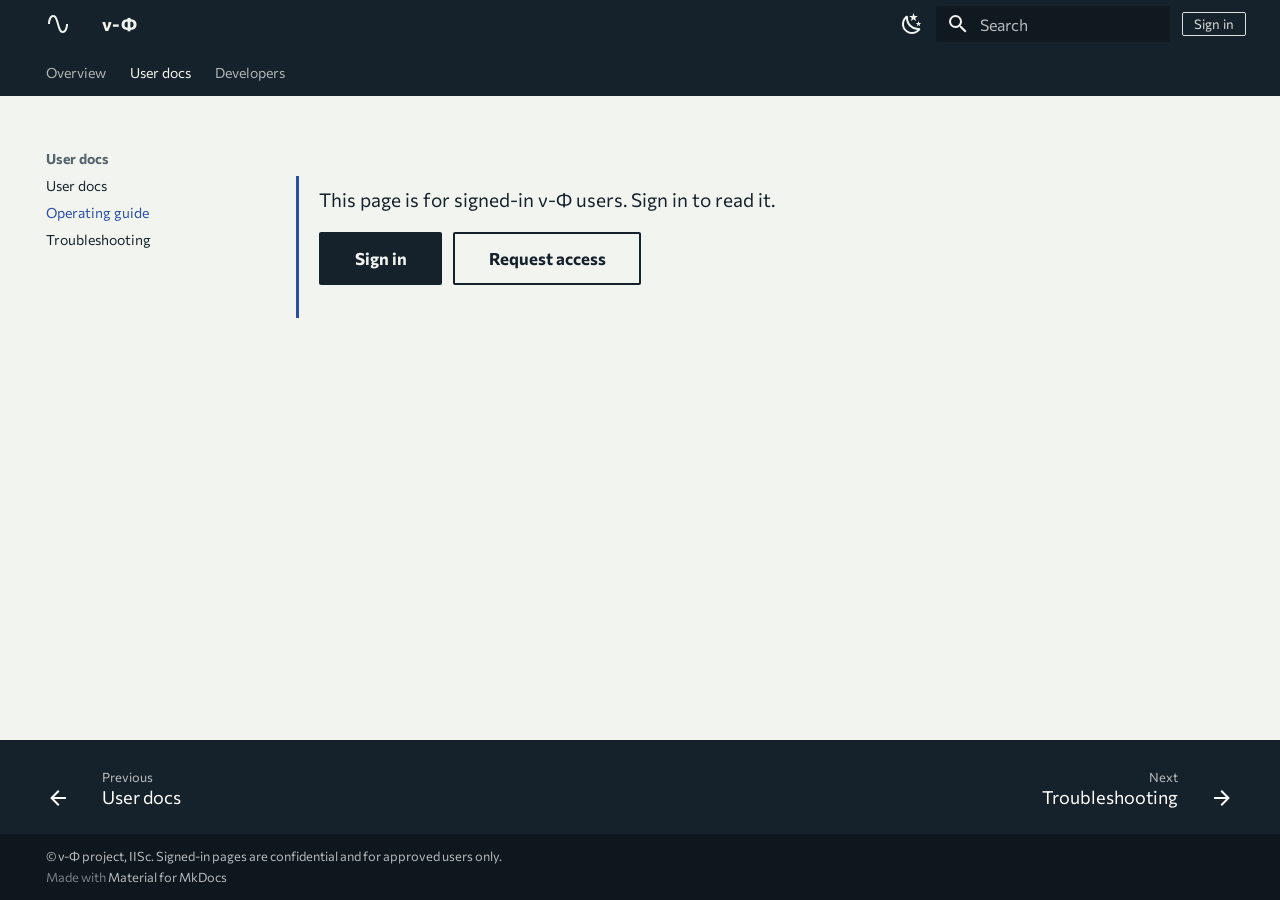
<file: docs/user-guide/index.html>
<!DOCTYPE html>

<html class="no-js" lang="en">
<head>
<meta charset="utf-8"/>
<meta content="width=device-width,initial-scale=1" name="viewport"/>
<meta content="32-channel EEG and EMG acquisition board with on-board signal processing and edge ML." name="description"/>
<link href="https://neuronicslab.github.io/nu-phi/docs/user-guide/" rel="canonical"/>
<link href="../" rel="prev"/>
<link href="../troubleshooting/" rel="next"/>
<link href="../../assets/images/favicon.png" rel="icon"/>
<meta content="mkdocs-1.6.1, mkdocs-material-9.7.7" name="generator"/>
<title>Operating guide - ν-Φ</title>
<link href="../../assets/stylesheets/main.ec1eaa64.min.css" rel="stylesheet"/>
<link href="../../assets/stylesheets/palette.ab4e12ef.min.css" rel="stylesheet"/>
<link crossorigin="" href="https://fonts.gstatic.com" rel="preconnect"/>
<link href="https://fonts.googleapis.com/css?family=Commissioner:300,300i,400,400i,700,700i%7CJetBrains+Mono:400,400i,700,700i&amp;display=fallback" rel="stylesheet"/>
<style>:root{--md-text-font:"Commissioner";--md-code-font:"JetBrains Mono"}</style>
<link href="../../assets/css/nuphi.css" rel="stylesheet"/>
<script>__md_scope=new URL("../..",location),__md_hash=e=>[...e].reduce(((e,_)=>(e<<5)-e+_.charCodeAt(0)),0),__md_get=(e,_=localStorage,t=__md_scope)=>JSON.parse(_.getItem(t.pathname+"."+e)),__md_set=(e,_,t=localStorage,a=__md_scope)=>{try{t.setItem(a.pathname+"."+e,JSON.stringify(_))}catch(e){}}</script>
<meta content="index,follow" name="robots"/>
</head>
<body data-md-color-accent="indigo" data-md-color-primary="indigo" data-md-color-scheme="nuphi-paper" dir="ltr">
<input autocomplete="off" class="md-toggle" data-md-toggle="drawer" id="__drawer" type="checkbox"/>
<input autocomplete="off" class="md-toggle" data-md-toggle="search" id="__search" type="checkbox"/>
<label class="md-overlay" for="__drawer"></label>
<div data-md-component="skip">
<a class="md-skip" href="#eeg32-s3--user-guide-operating-the-board-from-the-gui">
          Skip to content
        </a>
</div>
<div data-md-component="announce">
</div>
<header class="md-header" data-md-component="header">
<nav aria-label="Header" class="md-header__inner md-grid">
<a aria-label="ν-Φ" class="md-header__button md-logo" data-md-component="logo" href="../.." title="ν-Φ">
<svg viewbox="0 0 24 24" xmlns="http://www.w3.org/2000/svg"><path d="M16.5 21c-3 0-4.19-4.24-5.45-8.72C10.14 9.04 9 5 7.5 5 4.11 5 4 11.93 4 12H2c0-.37.06-9 5.5-9 3 0 4.21 4.25 5.47 8.74C13.83 14.8 15 19 16.5 19c3.44 0 3.53-6.93 3.53-7h2c0 .37-.06 9-5.53 9"></path></svg>
</a>
<label class="md-header__button md-icon" for="__drawer">
<svg viewbox="0 0 24 24" xmlns="http://www.w3.org/2000/svg"><path d="M3 6h18v2H3zm0 5h18v2H3zm0 5h18v2H3z"></path></svg>
</label>
<div class="md-header__title" data-md-component="header-title">
<div class="md-header__ellipsis">
<div class="md-header__topic">
<span class="md-ellipsis">
            ν-Φ
          </span>
</div>
<div class="md-header__topic" data-md-component="header-topic">
<span class="md-ellipsis">
            
              Operating guide
            
          </span>
</div>
</div>
</div>
<form class="md-header__option" data-md-component="palette">
<input aria-label="Dark theme" class="md-option" data-md-color-accent="indigo" data-md-color-media="(prefers-color-scheme: light)" data-md-color-primary="indigo" data-md-color-scheme="nuphi-paper" id="__palette_0" name="__palette" type="radio"/>
<label class="md-header__button md-icon" for="__palette_1" hidden="" title="Dark theme">
<svg viewbox="0 0 24 24" xmlns="http://www.w3.org/2000/svg"><path d="m17.75 4.09-2.53 1.94.91 3.06-2.63-1.81-2.63 1.81.91-3.06-2.53-1.94L12.44 4l1.06-3 1.06 3zm3.5 6.91-1.64 1.25.59 1.98-1.7-1.17-1.7 1.17.59-1.98L15.75 11l2.06-.05L18.5 9l.69 1.95zm-2.28 4.95c.83-.08 1.72 1.1 1.19 1.85-.32.45-.66.87-1.08 1.27C15.17 23 8.84 23 4.94 19.07c-3.91-3.9-3.91-10.24 0-14.14.4-.4.82-.76 1.27-1.08.75-.53 1.93.36 1.85 1.19-.27 2.86.69 5.83 2.89 8.02a9.96 9.96 0 0 0 8.02 2.89m-1.64 2.02a12.08 12.08 0 0 1-7.8-3.47c-2.17-2.19-3.33-5-3.49-7.82-2.81 3.14-2.7 7.96.31 10.98 3.02 3.01 7.84 3.12 10.98.31"></path></svg>
</label>
<input aria-label="Light theme" class="md-option" data-md-color-accent="indigo" data-md-color-media="(prefers-color-scheme: dark)" data-md-color-primary="indigo" data-md-color-scheme="nuphi-slate" id="__palette_1" name="__palette" type="radio"/>
<label class="md-header__button md-icon" for="__palette_0" hidden="" title="Light theme">
<svg viewbox="0 0 24 24" xmlns="http://www.w3.org/2000/svg"><path d="M12 7a5 5 0 0 1 5 5 5 5 0 0 1-5 5 5 5 0 0 1-5-5 5 5 0 0 1 5-5m0 2a3 3 0 0 0-3 3 3 3 0 0 0 3 3 3 3 0 0 0 3-3 3 3 0 0 0-3-3m0-7 2.39 3.42C13.65 5.15 12.84 5 12 5s-1.65.15-2.39.42zM3.34 7l4.16-.35A7.2 7.2 0 0 0 5.94 8.5c-.44.74-.69 1.5-.83 2.29zm.02 10 1.76-3.77a7.131 7.131 0 0 0 2.38 4.14zM20.65 7l-1.77 3.79a7.02 7.02 0 0 0-2.38-4.15zm-.01 10-4.14.36c.59-.51 1.12-1.14 1.54-1.86.42-.73.69-1.5.83-2.29zM12 22l-2.41-3.44c.74.27 1.55.44 2.41.44.82 0 1.63-.17 2.37-.44z"></path></svg>
</label>
</form>
<script>var palette=__md_get("__palette");if(palette&&palette.color){if("(prefers-color-scheme)"===palette.color.media){var media=matchMedia("(prefers-color-scheme: light)"),input=document.querySelector(media.matches?"[data-md-color-media='(prefers-color-scheme: light)']":"[data-md-color-media='(prefers-color-scheme: dark)']");palette.color.media=input.getAttribute("data-md-color-media"),palette.color.scheme=input.getAttribute("data-md-color-scheme"),palette.color.primary=input.getAttribute("data-md-color-primary"),palette.color.accent=input.getAttribute("data-md-color-accent")}for(var[key,value]of Object.entries(palette.color))document.body.setAttribute("data-md-color-"+key,value)}</script>
<label class="md-header__button md-icon" for="__search">
<svg viewbox="0 0 24 24" xmlns="http://www.w3.org/2000/svg"><path d="M9.5 3A6.5 6.5 0 0 1 16 9.5c0 1.61-.59 3.09-1.56 4.23l.27.27h.79l5 5-1.5 1.5-5-5v-.79l-.27-.27A6.52 6.52 0 0 1 9.5 16 6.5 6.5 0 0 1 3 9.5 6.5 6.5 0 0 1 9.5 3m0 2C7 5 5 7 5 9.5S7 14 9.5 14 14 12 14 9.5 12 5 9.5 5"></path></svg>
</label>
<div class="md-search" data-md-component="search" role="dialog">
<label class="md-search__overlay" for="__search"></label>
<div class="md-search__inner" role="search">
<form class="md-search__form" name="search">
<input aria-label="Search" autocapitalize="off" autocomplete="off" autocorrect="off" class="md-search__input" data-md-component="search-query" name="query" placeholder="Search" required="" spellcheck="false" type="text"/>
<label class="md-search__icon md-icon" for="__search">
<svg viewbox="0 0 24 24" xmlns="http://www.w3.org/2000/svg"><path d="M9.5 3A6.5 6.5 0 0 1 16 9.5c0 1.61-.59 3.09-1.56 4.23l.27.27h.79l5 5-1.5 1.5-5-5v-.79l-.27-.27A6.52 6.52 0 0 1 9.5 16 6.5 6.5 0 0 1 3 9.5 6.5 6.5 0 0 1 9.5 3m0 2C7 5 5 7 5 9.5S7 14 9.5 14 14 12 14 9.5 12 5 9.5 5"></path></svg>
<svg viewbox="0 0 24 24" xmlns="http://www.w3.org/2000/svg"><path d="M20 11v2H8l5.5 5.5-1.42 1.42L4.16 12l7.92-7.92L13.5 5.5 8 11z"></path></svg>
</label>
<nav aria-label="Search" class="md-search__options">
<button aria-label="Clear" class="md-search__icon md-icon" tabindex="-1" title="Clear" type="reset">
<svg viewbox="0 0 24 24" xmlns="http://www.w3.org/2000/svg"><path d="M19 6.41 17.59 5 12 10.59 6.41 5 5 6.41 10.59 12 5 17.59 6.41 19 12 13.41 17.59 19 19 17.59 13.41 12z"></path></svg>
</button>
</nav>
</form>
<div class="md-search__output">
<div class="md-search__scrollwrap" data-md-scrollfix="" tabindex="0">
<div class="md-search-result" data-md-component="search-result">
<div class="md-search-result__meta">
            Initializing search
          </div>
<ol class="md-search-result__list" role="presentation"></ol>
</div>
</div>
</div>
</div>
</div>
</nav>
</header>
<div class="md-container" data-md-component="container">
<nav aria-label="Tabs" class="md-tabs" data-md-component="tabs">
<div class="md-grid">
<ul class="md-tabs__list">
<li class="md-tabs__item">
<a class="md-tabs__link" href="../..">
          
  
  
  Overview

        </a>
</li>
<li class="md-tabs__item md-tabs__item--active">
<a class="md-tabs__link" href="../">
          
  
  
  User docs

        </a>
</li>
<li class="md-tabs__item">
<a class="md-tabs__link" href="../../dev/">
          
  
  
  Developers

        </a>
</li>
</ul>
</div>
</nav>
<main class="md-main" data-md-component="main">
<div class="md-main__inner md-grid">
<div class="md-sidebar md-sidebar--primary" data-md-component="sidebar" data-md-type="navigation">
<div class="md-sidebar__scrollwrap">
<div class="md-sidebar__inner">
<nav aria-label="Navigation" class="md-nav md-nav--primary md-nav--lifted" data-md-level="0">
<label class="md-nav__title" for="__drawer">
<a aria-label="ν-Φ" class="md-nav__button md-logo" data-md-component="logo" href="../.." title="ν-Φ">
<svg viewbox="0 0 24 24" xmlns="http://www.w3.org/2000/svg"><path d="M16.5 21c-3 0-4.19-4.24-5.45-8.72C10.14 9.04 9 5 7.5 5 4.11 5 4 11.93 4 12H2c0-.37.06-9 5.5-9 3 0 4.21 4.25 5.47 8.74C13.83 14.8 15 19 16.5 19c3.44 0 3.53-6.93 3.53-7h2c0 .37-.06 9-5.53 9"></path></svg>
</a>
    ν-Φ
  </label>
<ul class="md-nav__list" data-md-scrollfix="">
<li class="md-nav__item md-nav__item--nested">
<input class="md-nav__toggle md-toggle" id="__nav_1" type="checkbox"/>
<label class="md-nav__link" for="__nav_1" id="__nav_1_label" tabindex="0">
<span class="md-ellipsis">
    
  
    Overview
  

    
  </span>
<span class="md-nav__icon md-icon"></span>
</label>
<nav aria-expanded="false" aria-labelledby="__nav_1_label" class="md-nav" data-md-level="1">
<label class="md-nav__title" for="__nav_1">
<span class="md-nav__icon md-icon"></span>
            
  
    Overview
  

          </label>
<ul class="md-nav__list" data-md-scrollfix="">
<li class="md-nav__item">
<a class="md-nav__link" href="../..">
<span class="md-ellipsis">
    
  
    Home
  

    
  </span>
</a>
</li>
<li class="md-nav__item">
<a class="md-nav__link" href="../../how-it-works/">
<span class="md-ellipsis">
    
  
    How it works
  

    
  </span>
</a>
</li>
<li class="md-nav__item">
<a class="md-nav__link" href="../../what-you-can-do/">
<span class="md-ellipsis">
    
  
    What you can do
  

    
  </span>
</a>
</li>
<li class="md-nav__item">
<a class="md-nav__link" href="../../specifications/">
<span class="md-ellipsis">
    
  
    Specifications
  

    
  </span>
</a>
</li>
<li class="md-nav__item">
<a class="md-nav__link" href="../../roadmap/">
<span class="md-ellipsis">
    
  
    Roadmap
  

    
  </span>
</a>
</li>
<li class="md-nav__item">
<a class="md-nav__link" href="../../get-access/">
<span class="md-ellipsis">
    
  
    Get access
  

    
  </span>
</a>
</li>
<li class="md-nav__item">
<a class="md-nav__link" href="../../terms/">
<span class="md-ellipsis">
    
  
    Access terms
  

    
  </span>
</a>
</li>
</ul>
</nav>
</li>
<li class="md-nav__item md-nav__item--active md-nav__item--section md-nav__item--nested">
<input checked="" class="md-nav__toggle md-toggle" id="__nav_2" type="checkbox"/>
<label class="md-nav__link" for="__nav_2" id="__nav_2_label" tabindex="">
<span class="md-ellipsis">
    
  
    User docs
  

    
  </span>
<span class="md-nav__icon md-icon"></span>
</label>
<nav aria-expanded="true" aria-labelledby="__nav_2_label" class="md-nav" data-md-level="1">
<label class="md-nav__title" for="__nav_2">
<span class="md-nav__icon md-icon"></span>
            
  
    User docs
  

          </label>
<ul class="md-nav__list" data-md-scrollfix="">
<li class="md-nav__item">
<a class="md-nav__link" href="../">
<span class="md-ellipsis">
    
  
    User docs
  

    
  </span>
</a>
</li>
<li class="md-nav__item md-nav__item--active">
<input class="md-nav__toggle md-toggle" id="__toc" type="checkbox"/>
<label class="md-nav__link md-nav__link--active" for="__toc">
<span class="md-ellipsis">
    
  
    Operating guide
  

    
  </span>
<span class="md-nav__icon md-icon"></span>
</label>
<a class="md-nav__link md-nav__link--active" href="./">
<span class="md-ellipsis">
    
  
    Operating guide
  

    
  </span>
</a>
<nav aria-label="Table of contents" class="md-nav md-nav--secondary"></nav>
</li>
<li class="md-nav__item">
<a class="md-nav__link" href="../troubleshooting/">
<span class="md-ellipsis">
    
  
    Troubleshooting
  

    
  </span>
</a>
</li>
</ul>
</nav>
</li>
<li class="md-nav__item md-nav__item--nested">
<input class="md-nav__toggle md-toggle" id="__nav_3" type="checkbox"/>
<label class="md-nav__link" for="__nav_3" id="__nav_3_label" tabindex="0">
<span class="md-ellipsis">
    
  
    Developers
  

    
  </span>
<span class="md-nav__icon md-icon"></span>
</label>
<nav aria-expanded="false" aria-labelledby="__nav_3_label" class="md-nav" data-md-level="1">
<label class="md-nav__title" for="__nav_3">
<span class="md-nav__icon md-icon"></span>
            
  
    Developers
  

          </label>
<ul class="md-nav__list" data-md-scrollfix="">
<li class="md-nav__item">
<a class="md-nav__link" href="../../dev/">
<span class="md-ellipsis">
    
  
    Developers
  

    
  </span>
</a>
</li>
<li class="md-nav__item">
<a class="md-nav__link" href="../../dev/developer-wiki/">
<span class="md-ellipsis">
    
  
    Developer wiki
  

    
  </span>
</a>
</li>
</ul>
</nav>
</li>
</ul>
</nav>
</div>
</div>
</div>
<div class="md-sidebar md-sidebar--secondary" data-md-component="sidebar" data-md-type="toc">
<div class="md-sidebar__scrollwrap">
<div class="md-sidebar__inner">
<nav aria-label="Table of contents" class="md-nav md-nav--secondary"></nav>
</div>
</div>
</div>
<div class="md-content" data-md-component="content">
<article class="md-content__inner md-typeset"><div class="nuphi-locked" data-ct="JTW/733E3L3QDmowAEsyW2FojBo3tY94XnLnfvda55yJBfgK+zRUII5UmApUJiIsrqYLYeknwZT9PdkaIL8UTpBdN2l++aaV7Uwoo1HG7nOJ7TGkq93JGkJa0Gg+hr1CUv6/YDNvYPuy1tPorerIcJuEd/ELmU6gfUDm9ZvPzTykZL7y788tjIYoxRLYTkjR9Y21JS0h1D4hmnAupBUrzu/feCB7pC4mMDaXj648M2lu2trFLU+MitWDc0Aqk+RujMaG1Bjjd9P8YtvFuPl+p+5nK4duK9+jHTR+zYGmO9RLpIFDrfW+Lmptht4/F+5mpymEHHdVN+iddo6g0quTerJjfqg5MI8gc/rBSqMeOIg+WqvO95UleMKXaI8JN+IPA4O45dN2dSS81iS/OzN2CuGtGgyRqRrZ2NqoG6xr9Wfu3yvgCspiQCprfjVHqdsQDDgFVShXT+237GYyXtjoSAXfoBGlqQ8hIn2W7Rr154xoi226z+unCDKcRKDeFZK7ZJHWsV6BYO/Zi5cnj4iCHHRmf2VJ/zyHJPynEt4V4221e8YQ9b6XRBiEcu911///mJvRFFQQwJUSDAnq71sgExhqOY2fUblldv7um0IZFlHeYpNCeljiP4R7ffEBHoMbkgvlCfkNI0PX/wN7qBPb5obNR/vPzpebTYfA7b4dBfejvJ7HBvbfpOdxN1vLHTLUSnEZ20qzoAwjr0HoWk8xIk3htNSCNFxZIl8oIDRU+9obaChhRrK0AwJRZ4edo1reXABvmgCPU1WJuyMzQy0cZtwizbRFxov6UXgBDk9/ny4ArDM8pWL7RZJ3+Iqxuh6cDq5sYy94Mc3rxbTO7nhJIKJpoZKMX9Yh5A+hZ4ywX9O/X2A+p5voiJqjKqPpbOdDSjHqlbP2cjMjIkY/fs6ydOsAsVXZsUBZd7ufYr1IFSrp4GKyH4dKo9FpJZesaTjwoTe2aW9j0MprzZtBdhbBWW5CrsN1ePJvZgMPIufCAIaUE18P9VfNz+t+rVIxvif+03z9A/LEROHABsH432gIcF6G2Hi3CBpE9wY/6HIEIQSwpBM2j2T0YlkymGkPh1s4m4xXuGMPXwny2IIMWLHIH7+Q09T9vv1whDa6W+w+3ac16kvXkGswL/[base64]/aTrkQmfoz2pHPBJq+K0GUSpW7h3dFSlCzeDrYgsmP2SC2rFP+D2b3OsptO7n5AwjpxWQ6p6Xf4XTab4jvla009MZIPXMOAMv4/tVMs98PHbQhVBTzNJ2KSNIreRtv3AyTIE+i3hQKhQiDSVOKsM1uTiSvK9j2IHLV4EFeCHlG5Trk5gCvAYxdRRwfwwOo4HAiITM0oB5Ea3K8tWmmL1gg14PnNFjMN28v6JkqI+0l1TgxKVF8ds4Gmi06InVlNeXVcD6gbLCHgOpinZ5fmS/tZbIbgKkfWqNeAzfXfQS5dO7HFo5M4JVt6luEQ7h/t9vAxCsqNn9Ynn6ktmp7UIX7htmCV0l1stq8xFhAx1bbc++usUZ79x2qfVPQQLslS6LiZdPZCKXkvfgUHXwxCYrz6NFu5LaQ/7AR6j/6pq28S2UljhlbwuZFbu8NH6fgJBBxhOofmmPNVCUZHfLQKMk6Gj0rKllo3G8BBOfVRW0rOdZ5s6wWShkDyvVorKbQLOlVQz7kbxtG6oZcw6unnM4ptfRgbZXq8RITEvuXfIIN+P/+TmuTlMY7XF0UoAupOvzmLI3lTouC8fkFk6uGIs16/39LmTLOFUmjAphOljSuql1gtD7OGWUwweAPhgOoAJjQIyOhr1cqRyUeR8xEkF0neOZHFjJjK4MnCLZJsMyVe04ro4t7eKwB5lEHVyu9KlGA5pL8QBglIr2/O769g3ptr+OtQry38klV7XF0IbG93LVqk0Wm1ZHf5YTkDmQhyUzm8c81SVwCuanJpoJavmjrklNdZQHsmnwDZ1uKy8LvM4+ojG2eVjumY6qKEXfJbSaMUFh6wcdhzVmGG3wH7Awde/dSbqcWcpoRib4uNWybORbNrtQ2yyhO+GiZkgoHV0Xti6qjfPJiGsj95YV355SiQEy5ANnOlotzCZUuvzWZCUApFtvkH3F0YutBJPJe7iJFO1dmHgjzvaQYzZJJTVqPAxzVagjqsxV1t7TtjWuqS/0TJPgqPjtSCoMqAQUPqoWR5JOm1rzMgOaYqGhp8OxKhi8y+sVwHWvzQJPJkZb6IozE7oFCz+4d/R8Q5q7wVb8NTdDtc5BLQJe7Jz0lmmjOtoRfjxCXoaulnRz2MPTaR3ztq/CNmttrWhyOtE72qEPtpl4ThGgcVfw26WNHRexJnIo3aU1lTPB/hBQPMwk26ImI2kcf9KV3wnhKNUxCyIkkDked3vgpgTtQo5X9zVVisHLPUcboo/LaUls70bptNCa51rR5lNNVoxy4m4fjtJ0RV/lSuQhp2nmOLDaWzPqN+gZcDFZbQVHwtwZmmFNpTO4rI3BGOexr2/nVK/pSbHk9Wig1bZRCD6wUrypU50YQja30mStZbNQR8lkyVFgH4IyFMvhd/JkMCcAYb4LOZ+BPYoNx2NKFPLf8ZeZ02i+P8Wiob96RWgDOZzCymnLQqoqXfJwF2RVDEOIo1aoXBn/cHxZrjOd6pP/gxIdwWQNF/D6ZlhkynIWxFR3H86IBJq9RGkf7d8ReWNgNDIL7ZvL+93wbn3l0aJzRJ8RRgEALO68Rbd1VDoJexJTG25HrnSbSlltj5GtfXII4WTtndr2Pwnc5Y+Ap+NISnl68ApPHN7Pm66p3SZYX0jUzNlIJ0KRucc55AwOyYUQADE/if7lMGiI+7IkP2VXh8TorHYurN7nly24qSRsHeLuqp6avmrsOHsGtiAg96DjjKizMBBZJVfKzcHYPOIgVEIGyYcTr50VCn1h31no10SHZRwGyg8Rkfqu++LKa7u0fOpLymKFhjJs10Ym7wEp5q5wcVEf2J6B2x6jUQkmuDrqhLo60mpVCoosSML0i/9gqhWg055aRp4b/[base64]/bX+WUMgRwS0Dm8BxQrf2qghYOV6AdwQ5dE0K2CD9mw0YZUaR7JnFUt4BfPwS2nn7GKG2gl3Yg3o7LVHdeL11odqCBQTBOeqjNBE/8+M7srDWSNqw+ys82EesEJFfTtqVlim9xMk08CmMpqUdkgoDBMxlh932VI11mV2x9ANIcsAk09I9XlotC5d7gOLuyDNzlYLl0cfQQwM2gKR8S1SuEa4vOePcVO6BneYtIQNzBya9FOewSat3cfQc94uZYWX9Ou37d4NsnBbDo+CE03T4r159AlCFV69Wf1K1qJRn/h/1Ln3YjkevcGJfIjtkaryxNBDL3TrIjnk7q8LH/xO1iebIP5P9TU3h+EDmtAG0++lfTS3l5He18y8T+71b/qVtSgHEJp0Ke+qCDR5OR3VdQqbA3lflQxI/3Pltupcgewweh97aL1G4iyFreiOpBCkdC/1jJL4WWo7n3UhB32Au/5n43+UMk4oiSCGtn3+PaqMaKRlfaO7ktx4H4k/0D0vNqI9aRqxwjpUTNdV3f0UeLy6ouubJChCCesbgJJwF4eAny052o7mcdqDmelAWIsqA2u23jorKuqEdxJ6/WaaDclVbtz4uuCXPdjQnxmlN3H+5ZX86xuxcQCpJ3sMh1FDfoD3t3spW2tPTD6bch+0WLPN8VwWtTBIVJX657BQX72LzRccZriB94FMyrq1HTv/aQ5s3t2vivKTthvJOO0d1Kc8liWPBZafcV3Gf8Oo7l+JNmx7d7foExaqjJYLNt5qZ81RwQt2RfY/JZU49c111W6j7Kfa2C2O35v6j23HEWT3L8igfPxg9wbZDcTscpzcXnZ+dGArXkWSoj2bknRB7AFXwoEKYSY2hUKnif/ac1smAKMFI4jdK0nEs4dNbV4LYr8YOxHPFYjT1KUwq7tuN8EiDVTxLd9EbNzA00tNV/PzfesqIQfZqzLUncXjGzRXluwf6ruTjQpPoiwaT2z25u2IvvaMQQJlON1VjLA9qniesKYLQUtoFI+OMb2+fCYghOgJ+JletM49NFIVejpneZcyMe2A5KNhg9pArPrhyjbUKUawI641iZ4oHpmPW2yUyIIGExrPZ+RHhMnDlxglDN/nzJS+zelbu8kCNDQpmnF75QB5d7RkoM2iIeOCm+kkO0gmkcJDGVKvV6Q6fdJUKBAl6tjtbg63dkYWn2noRCN1w9uIKgpfYTI8IN2oc/xhzLFym7brAVx7TYAVNuzR22j3ueW+ZPxoM+KKozKnXa4ZuFwCZzFF0ylsrU2xgtWZ0Qtewzb2uID+hODEWuHAWgKSymXWDBsCvvP+JSnwj2jp4HZfUhEs05ZOjbyNlnAxQ1PK826NlpglwhNNj5s1GI/nBt1tG0OZe8yfAeYnNEeRyEWLddvTpXHGYFnWrazYgkMLauaBI1AHfN3Sejoizp9//9NjRnRHa9F4nLOHFqwDaFdOhOsWveNwFHITKLpoqb9Sg19uO1Z6IjgDsrgphdWxKgnfYAVG8qLFHJwLeesQYKXzmSfRTXuZkstHaiAMnOCXapI7s7t/LDZdNuyyBrKmeRw9T3pfj6HWoLZJh1R/0G7dBHkz+kw3SdZquqqSIafdNAJUSPP52mbvwz3quxkWAgxuRr7YvLbsH+KIijvGX8U88dW81mkR+eFHlFOWaiswzA9BrZCosUDc2FKOs0OtX9wxyfie3N2vc4v4WFD+ZCDL3D4rrYbDBzaNJKBDmbV8k+VBYgXGzidz+H8S+aHytOLkU/h0EGVq23Wq0AkpIycIWGwHwsajKirt+UNBXWC12wU0cg1AgD5LjCVtJSqh/V2StQpYBrT5z7nS3nnp0msBGbw6OYVS2oFlses4VIMFeTCn+Zs+Z9AN3+72nyztaMj7NvF6q8YuhYr9GHoRgMTazLk4oCx40LJjI9TQzL6Qn4kE/qP5GjUftg8XXuSCarse0nQGDZc2g//brwxAr+lSGzTrtcptyeobNtNHlgBWdg2Adm+q7cyLm6JybaKP0MyHFwEabCVMLshq4hdj6N0e1w7OI0yPQ+UknUEqD3eolBgU2iQ4AZqqP2QgXr/e/2OOHOZsuirIY0yt17/jCkLOPPPEnz4KUoo1nsQaSF5tUQB83Sc7Im42nUHxM6ploP/gIUFVIvMAi1iMMFMYQFsXV+f4giaCTVjl12nmhztnm6sS8vbdpayCwibdYGESl3Z031X6BynIKafn2SO7EcM7He3JqR9SsOdmOVoEV8xYRkkv7KbfO9uhYVsXG2cEjNrV+GxOQIUjMOeCdqR0Th165GePRQ1TwzwhraC84THaUvrpeJkfx1bv0jAfBHIF/w7bKGOU+SL/i161zUqxfv/0vKTP3SD0ZZQzYH1yE+yXRfa/V75nyoCGLCfniYQ2aLAryksIR2wjnNIzhg/9MGuu+CBGQ+W9x3NcTxlZ/6b7JTVDMNiiwbkKcXZ7txQzHIj8/Esk/I0BvAv8m30gW9jM0WfwAb0gsEuy+ZJyC5iqVnLM4vifh09i30vyYL/lTi8XOiUSoi5yazQy+tuV9n+WN0ui+D5ZZoegrYARo/UrHN8o4UHV4iUvQ0PLGu+Wx+wRqUBccxjzlO0oKEslskplb3WTc5OJpgvJzOEe6cwfzVt5s73dHAV37A5QjddHIEUVfQjnQWAmJpxUZHedJB605j5llKsP3rDTtc687XVdXx7dev+XUVTNG3YyyUMX1kPvEH7Zb8avPTbDBDwWYdgFR4JGEx8JK+xar4XywlSh6D/lUlxRDim+6R6psPYOMna1ZMqMZzHvE88DjL0Rsud9QhW64Zhwpiair9RT2kFj6TaAKgu32esuSrBFqx3wq2kehG46DuLTjkksrNecYK7wF3RxkCWACHLLMARY6S0VyQXYX65cYZFJlMOiq9chWJECagWSVt1BSV7Pmq+Rp4Y27yBoobW4kYsj/+XIY8mtXLKHzFZSn/GwDiu2bqG3B/HJMz8xkgwpwhbqRVuCkprS1ypghK5YdeWsdHwQtNuOlWvfJtD7Y3St+DsOkoGNHEMq+APCRufC4G2uUpR6H7NfEY5hz1ey6OB2W1OtOb/yBjoisiE87SpM3QL3+m6WbuFhck1k49y9NqOpvC+RVlafU/C9R6uTrvRcmrJT6039hWkDx8uAxXgGAXGBsd0BvsgQFh0u91isROANSxFLh5LJsRnwIuciyfAjQVDEEuIykqPuzuuVc53TuamGZMrYTWu2ahuKJ+wgCGrxbrPgckKo1+Zwmbm51sP/FhQTAp+CD9oBGDdiCNSBztYaaeGAeZCMVJu+Xw2tL+iyMD/bKbTriswHkaVbeghgFX4zJ7rR7WOR5Hf1iz8XDHPcbB+vjuhtcdVrBYthj5GGATEVsZ2aajZN2dUdIvB5Kt3sf3HtT7Eq8llitrizd/DOltnp+YHOCOZgaOuoazK44zc2CLzd7ep+FKycXzTDy5uKtYWWYVheW8rPMmpReV1hiIZfy+ZHj6kD6sG2dirpBnnAtwhB6imw0o9xekbvHj4COledZndDxqwEjMwL6tOJ/cw5VUmr3ty3cIEd2Hd8S6HsIPbMDfW6y7zViMlTTHMmJ6Ae9tjx2YZxcD0QpEcTL+NF+lsiJtywWmkXYx6cKa48tgmkT0ZmlyrRd4f8M7/hBqp7yqHHpztPFJKDDt0eECdpSKO+YFigdRihwXJMpq7cNc2RZeZ6UpJpdb2zg9payKWP4r/tQdrQ5/1C1CLV6h8GVNOyQM4K6In84omuW/apHIszU75j55Obc3RVtrQb2Z1IuiMhNQGuJfg3Sqf4N0teuOuRSRbicCd8Px7s8j8i55Ta346Tpj/oZo4HtYoaFCmBfEB9jVQvbBVjJeHWujkbh6u//kL/upQ1+rbOAMUvAXWKfoPUWUfb5j4dW4GJkqzYN5oIG6uk/WobavzLit+8I3B0YAKUROjzJwP48/PKPflF7kVaTTsfJXCzyzhYRXk0pFLNmo/pVf+Afh7mJAZB6qBzPEPCzvUDBaurd0NtZyKENgQm04wPIoEIvCqMglvwe88ZkatQn/d+PfbioLJxp4JmZq54DZFhiI7Ny5A8xo6BYzMlQV9Ti1EsRI18e7Qy5Fhh3H1usc7OcUB2TRF2fBaFkHtspB4Hbi/cTWm8BG2ZMk4KXV8XlatdoJ4EU8YcRwADZwt3BZI9GuY1xkR62BFJEUYGR0qmxa3hprQnbRxyBqm5xPPvzr9cKE+D9yYFYNY8pU3PcFP/GeXtEWfmCjXFvXAhpW0x8erGJh51fHhkm2m4exjAjp5yVlSxnChMYoRQDlF8qK8WSWyzby1W/iQxy+/d9JwQNwvpOVviZsGY3+fk98yn199jwMr1vAB6inV3YOCAjs/CzO8QnMEw9amSIcguUFcxl9RUdIY69PAmyAelVClEIWMfmfymDQ9t05mJgnI7WMYomoeB6tpSFOgRvOWAn/sxptJhQ0hcwjNajqdTct4+jNcwl1nb8SSmZOjfgS5LQC73Y3EUl4MoUS4mvJJ9VM/0oJSaX+4w6EiiuJfgz4cbGcecsrxqlKQoZCMR7tMaaNC6kI7thHGpyoEZ6eP/mkffoEzBLX2mQJKyCx829snWwp6EKYUK3bmv8BDzjTr52GyFY8sXN9UFEWmPTB5IVz0crlXOQWm0DMGevmpRz/n2zVqXamPZDJePGdvUmnwwzuDMqtViLr4rM3zVgPqcsOkZahWRYx9c0QOEMz1V/qrIEGoYo3PSwW2MGGKraOzj4cOPdKCkCTv1UMEEShoUf7601U7bjTUGOzfMRs4O0TodkaoxONugFD4UOpDsjsESq0yZkD86lZA4awEo7b2E58gVPN9g/FcJ9KHIcunLEIvPggQ5PJGVsR6sbRqCxK0nkEUMEnnlw27r07x1MWodMP2jZuHnKcgVCvTGEKzYPbjrpGY9ua+VnHxvJTy3MOoKO9PBnAceQ1fBxOV6iOBqmcjoRv9EEJGnsulJNot+m1ZBUdWK/hRrTIwwpwsfBtF3kjtify6Z4SUVUuixVmGQvoXGsgezeMAca1708aRn0NhZF8OU/vgajFyfV1mpHvli/hv2ClSXSRXf6EQQrTC8VXw8CkQ8rkXYyiJHHzQNNi+Jd3rjqcPIgsyXPUzarUUjXbZ9kH13D3pAWhM2WyWVPv1GOMaakewT07BKN4btMLlBhw6GSxTdIGlsHlr3iq4gfD9ahpz0F9ZLi74GG6olkMb0uU9OMGgheX0Qb3i7tWJZQyMwbXBj/08ngBJ4aHOyJI1Y47R53NqV9k3umIItEqP8MYl6TGf4haA9J0oiI0AFFudy0fSeX807DpMU9CRy1E4urAhMvcaOqOBW/[base64]/52lX3HbHKo+3FqVrVxcIo6JRZdnVXsFrPMeK4s/VaX80moI9D7PN9817tFyzJTLqUC68JweNlZpaeM/uW91fkGdpvAni2KYEW/LBy7MVHB/kDT38YWxO0vOUk5vc2W0LJffAwrMLP+vWxGJ+8gddNk3Rp8GsJCiiexw1T00iUMwJ5h5sNt5kdOvjwcMGUNgrATfhVT7fZ0WlMZfTFuI/Egqqn5JVBvBHk6RC4kyiQuioXeX54KapmYBQZH35fur+FT7Y+/5uZldM/s+Qa0oj6rvcAxft6VAqXeUCZywMxoAyJ+j6xRKKqDDBXhBCKvABId+FfVjkq5VP60NxvkGCgElxmgivw6l47qTp8SgT0kA4aCqz/lMq8izzUaS4h2F/6MELWfLl18f5kozuTxbwkNKC5jYaJJ2dUPQTxJkn5sV5+04RUVLxuR+rfV6DioJK26N5v+yOSYA2yBwK90zmX9O2aDlWE3zZkyGF89jg7V1oB35yU7K8EEQBOcBsa9wuCFcpCqquYSWw0n5cbELdinF/88ZQWV5UJu0y2AfQEcDrI+1hu7RvIvoQw9RKCkR8HMd2i+ZcJxK3D4P8V87KxjYYyi7jdQ9fviaDcVgMnho3GKZU3ZldkIkyo/t8v2MhWw7aNNUrUl5I/H2rn+arDVhc0Qw3BS5ubGWeZorIDokMXIld95QcnFdA3Z2wknTaAFvUf52/Wen6zyMF4VJ5ES4u+ExSta/fhQbS5igNtc85ytemM6vo3DPj8dxUBLcx1RGO/4pKdD4NJNsrDkIInCMMt0nnPtZ8ppSlhAue3/GA09AlUFGhlcU0ugVq1flQh6K/bFVu7V9SBvKOf4/[base64]/D+hg3vq7NmKKaWh/is7Blgssq07b4bCbJ4elfHGzHtmBFUz2KAK+JbAHbY5ST+NZd1ZAxu4he0h6ISL9AIyqjCFa5EB01jyYJdQN59+CFTxfFYTyI+YU+7FRsMq4dA2yAtlYtbKhCQml++Fw75hB3l4fsPbmabPaWueomlsKh7LyIX/rbpwP4kfhXOpCyiouo4ywCx4yfwgStySV88Ok+r3yzpPyKP8l9fTUn8x3MGMiV3BXw6LsVA/9vTfDLMTWenSHoeOwW1amo/BvwJw9kevcmPppxqM4WI/LiKcjdB+W3KR5f6TuHyxS4vFdyPA7017iLSePf1l8ZcRu40zFf2ulAlNf7GCK22Fi0DdS6twxFRK7sE0nupzTo6GZpuN9wMVslysDBt6y7RUiiHk6/sT4J3FQnkemR4Im3DnhWSJbACWclYaGYGa4G0+fuIQqNHoHIydX0nT7WYw+Afzzyn7w3a0s9UsjTTUXcQKG3Shf6ERHHQXWL35hb8P+hfE8rGjosv2Nt+ttwHvzOfZk2ut4cSX6/VdA3ktjVscVpFZUKFrHeoCLeWjHNk6FPxztRIxZ9GDE6+6YQkHzWsMLjXu5Cd+8YwdGjk1wViR0NK+AsXRZTqiqD/iZ2piLPLXzDQy3WC0u+DaTGtsnJMXA59q3EKOJ/8lN9Y0qm+OGRbiQXfjCYesj/+0KxW0BVN49kouoSslFOwf53o5Qv8wP7aclg/cSJ4reOHBTd7Z1K7/UzdKme9v2QOxVDFc3kvkLo6kwIukatE2UphY6aUO+IugApHpY74xykFlzaqH0WYhVWaFp3EGY/+1HhsGUVhZuQ22tYQXmNPGFr9xnV8OODOs6MYNtv80oOu+8l6/GTuHswkE5JwEhS+eTstc1R5NUoXdcQuSjHc79jwyp8gHOBFDs4AlZIBHCbYl6jkJOKIx64/ziA1lv1YB2tFH7lR8zudPmxRhX+MyLuNS5yrUFfx8PPpzNq2zRYKZDfRTHmBhZ36VuE5uuVAktAzbOtghku1REq0DirC6AW0eVIxPvFvYZzqbKnJygrU/kdi/UwQ6ZOR1usOS78JGbaqCexTbHYdhpwycC4wbq7I4Reg8wWvOt98F4EeCsXTbusj30VWLQir3cxaxOFqNhB2t6vZygagRusAzY/TP4LQC3gilsrsj0yDjlKGQSwLaVHnIbWAXJ98V21XhGqWe6+TQaFtEZ8gUEbk/3CF/AproHCtTTA+e/519C5ZRBOxjsLArf8EUAwNen9Qo9k7Z2mli044APdZzP6FwwyxQlhSE6X1FswVGVWRdpSwaOl1SBq4283cIgDUUwRj6fi7FQFkOheWqwsiuSjG/N8f6CxpLBm+Q8R9qaZmjXPULa4PR44Yq2idENntFm+dUq4L6zMmcdVGY/Xk7bejr2CgXUqj5huAgletGpX3vr0y/+fzMaBMaVCt+maj2jutO2BV9rhzUmHe61WLz83PIMwa+U4/pLsRk204EIx6Uu92HGh5zRtohbz/93RMTAUePvj9OEcrM/5YI4FjrEbyfpsdhmE0qpby2jdVtVXh/l6g7grgEoFYKhuDI5ZBqp7hR6XYD7VE18tsb2ZURon5t9oaKHGY2dMO6Yhj5OM52JhCEshSKr01ieL2KxDtsByv9QC8EZ5zHqBlRg0KqBYqDJcPq1eLp3i7pAe6gJ/uPfBCMcqwALAKd3OzWETL33U9WISBL+luaGErdr2TjaDoDL6AkeOWcRilE42znQqodS4R07ILiRayCApiQGjPc4Tfl3Mwvr5hXzS/Nn97NjaDY1OjhDat3w07Zvc05YNeOl/hhsTI+M1i+yASarffDU2p0MgjaTaMebtlZSS/cJ9Mg4n0Gh53i52738pdg0MpanrAZ5fhssvRpfTt55ls+j1rcqKrf2T4oz7ckyVvFRcZ0a6R05yZBLm/wa4v05yZHTVjHvcG4DNduQ9R6DmAFPn7cEnwSw75JRBOE/WYSUfLyeu7VSUX3uRZQs4tXwpK3WZWPsz5+o9Eazi0ZY2LcXzW9ESEaEWoW4ykztIXHgp8QcQHv93Ohwdi5bowySZuxH9JVBe6/9AO864poUOUN1AUHeZtjLu5IBdSmNaqGGbNMUwm0fdHOS8YUGbKh3LCEGVrG+qiScsoDyJzrTgct7ck3CtKXCMsgFbrJvnc/OLMv8f+GChM2O3IUiCwy5Z0uURAVgShyF/[base64]/OLwdeL41lS5mwsfSzeL/d7kfuSlhxooMQpEYXWMlkfX15ROLJ4HDdE3cwa/aSBF7OO+ajHXqhMav13lNdDxj3Fg0i2oXqwxxIoLf5coejEegyCOXnzwmfc7SRzV3wgNNrvo68GAQFIWZ4SlQRzTVwfN5XbOZX93cQAMW+ubP+1VB5EH3N/sdeL6SzGU6AMz3QOWWeRX9JOqXLTxJSVfSF4ta5mNqM3N8AKkwTibq3+SBaNLHp9onmfvJwRhpLLFN1prHNH4HJQ5QHa6HDxmFYPhz+dGn9Jm9EjDNTv0fsFb1To/nORtBsDUr4t8ZEoe5E80Vs7MwUjZj1/+92tkRpOSbEZsU+AwpBaKWACrWtZdUqjh2awI96vQdepGNYEIAxJlMfA9criHsZn9Z2lvzi7qtJaqI/LZj6lIOHJm/gPC2HfKRN3PGd1nh9EEyokMZDpekE9OI9k/EQLIdF8PX1gZFd3EnmFCpN1pZYH1feJoXXmbVnxuNs9DMnB3pBbJQRELYLqEQR26WePXnivVO3ujsJKZn43XBegWBbjcefEqUtPpPnxZUdx9tfSPwpMXVH9BzIvzBm9Ix8DZiAw6v0BUoafCxN2LT0QkxfJzHpWpg4Ss2G8k/VLniKPae8SYTy/kRqhGoHHck1MJbdqmwb95i82QdrO0OtDnBsm7eNwmY7VcUz6rOXBYWxVsRyXzE/5C+T4zusaY4gCG4xYU4dmLHpVA3G0MA51oEiONzXCcP64t5o5s9KSze2/C2MGUuKANXbtFCW5auHr/0rGD+bhFzUuezSFlbZ5TB3mW6XuRXbLwat927ftNFXaxgFn672d2Iy0a+hbHPVLQk9g9uNmDF1RelAGiDPzGpbWeeftITaq5eThb5pdR48q9heYy4a0NW3YxLmXcwokFV7WnGupy4lapm/etBCvuZ6Fl5PBmdoikqByJQQS4rLUCvEp0WEmMRX43XWnMT/OKAqESY0P1W+QCa45XqSF04Pa25zIJ+RBcV2J1fPMDaZot3VqJDbRHi1PxbdG4kZAevE6vZVAww3lw64P/igMosNxUjlmYs39B3+cuazjAeKr4bzB+88+kC4iosEaBD0PPnwYj2CqTu25ObHdJn1UVG18ZwkI0jy5Fhk2D+oDsQHZLKDAfZJpW/KGBRva9NrcOm0g6GMU0xNM7xdM48tmW5M1vgPBFfAnumKB36BZ6N0wAT/Gt0BogWM0vEbDSpjVOafwo8pE/foZ2iFctBW/jL1ivDL4W0zhpRf9AU0a/[base64]/te6oqsFshcMie96yz0MV9qQzhj5HqSkHykQ+hZHgjVt0lXnHbXloj7I2cQXo6S+RcmxN/c/mQCu0+F9rAtmXjTVHfXC/pW/DHp64U7pBvyCFpAsFeM9A+3PnTsFW9InW/UrhVDlRSEwN0vaXBi82x6dMtXoxhh9i6y4dCoztoUViq2A8gfXkhSi2oZN6wNvOk1cN/SsOg3CgEddPjspATGpA4SOAzC7PNudxxklXzj6llU4Lswz0FAxvVQz4N4kicO0GTY+LJ+CEx+A7RumAJlQlpLy1tTrvKJaUSTDd8gtZbwQM4X1kE9WAKZmDrNbTq3XqZvzpG+rmBH+446PSuAEae6oeRk57XGnJYVHS7R/a4ucrPHi/UgHjL2x2gzTbUL4XN7yw+XsAt367Tpnt1sNNDtUwTkXO/[base64]/[base64]/UZl5vBh1gA43zYWInl4xA9rziLsajZbFqacYpz69yDj+wCfCE7nkwH2G//[base64]/OOPibA1FfWk9oaCxg8XVdgldLBAqR37VDaoTF0pfyxtYXnDn6gDplPmcJvWjMlfuOf9NU/we3NtmbfEDXfzHTiOUa8LuM1+ohnVA1X2lafNMQJQWM5pCXHAH4NDDlZB3Bs3BUQ+3Inl71dt/9t9Jxc/gD7REOZT9lj8KQ8nW0z55Ha9YNMSNU52w1ud3mTpt+Wgq6FNPFk4cZlA+OqZ3ExyZtwqOyPVqeutqkE2w/CPLasFcBFQN1ZEhI0as3q3OiOwosGTsKkKXKnrANnH/5i861uiTbh1qCe+kKWVD/pJSe3g7H97AVt/ZMYS1yVVc9rlwezxONoaRpmqWHi7sdRi72DFLiBrFQVZf2gmcBr371mpxhWuNw0ki6jkK/u8F/Fc0IuskWp2NrvK6YRIIV1mglR1mwSTkvCu5XryRDIt+aORReM05pvU1GMdOKVrWmGnKsLXbJkT6IgWkCNT/4wimogACVbJe4TXVCizfCW/n1/ewg6JEYcyB4SSmxceKnq8brI0prvA0z6nu5/twOMXyIkiGw1W90jU8OwPgOLBXAxycOqAhNpZHjDauZSHq3Yjb4c0/VbSEH77tRlZsTuzkhDmojjiGG2pd2veVdQwDkDAETS3NHf1Trnq7ZW9uHuoUi07hpU4n2b0EITFndIdsDiNv9IlzyXEkeBqzaunotk1iosS3NVXcV7kmN5L4sDJ9bYvte/gnUlIjbflfoUL5xn46/RrW7Ckuh9nIaOZ0u3yVFbnG4JueNznLkMYsGPQTZ4FQwz194dNOhby7jFM7B8QVk5JiK+Nn/0+X6v78VwP0ZNNFTH3TffD4ldvf1kApQaNXciUgQW8Si4nGcPQZsUQb947L7F0pf6sCREHZTrmLhmI7QSIa+UjiFZX/PsR/[base64]/WZdmsuBK1LnoTVYy6dXRguCl1+0FRM6YzlF3mHMD1f54xcPw7Osn0LShnQ6yEDGcliDHNg39utvR8f5d8D1TVUfr9WgxAR7PG37NrxAcfPUd7enSsuHB06BwTQiHsUC95ZVQiQ7/iBqI/aYvayw1laBRRquubtoSyvbXHRJNo3Jih9aIMJuNYSm9ARe3bsP5GfAnq1x/DP2FiYWFDYjBrvSW8BYC+E74Ow2PZOoqqxUAneOP78t6i7FpJSUTdwFODB/W+CbUN8sUy5vhv5A/Y4OSdZY+XI2hG4ZCs/vw/xQDY6Z6O4oX7aCoiXWGGxQP1KMArwos55q8fDbvFpc5/ZZ7nH8lTFtC0qLQQns4/Gent5U8Kr6TFjw8tT+kXnUVexR7T1LTGr9U8J40YK+UblePyEQ9Hs7biJdHaz0RywPelcVokwODGYwENigGGjA9l/14/jQaJcBYAtjZYwjuwZDoN9UT6sIgbsHXF0bl7uTH2gXrpJXcMfhe4dkXSjKrfNG6e+MFN2OmoTFlX9L3l5RuepaJO0zl3d6YOehRJAQH50QTeyZUNm1zdYLtrqoy/yx5suazLkE/Ts5xdJsgqYAr54NUiW2jrN4BxxW3bAGvp/XCbqj8I6kThuxZY0iAEK8D5OYlFqDMbbssk0EIancG+5PY3hyzv1UT9/xIT9+quBLPVWN7G6l2NiPoQqM2V24Fyxry9A5XIoPFlCq5GcNcITc9XWLuHZn/6iUTK235dNgkX6zPGVyg9ApyBgQAiZ+nLtZxmIhGPXiD8d5ewEDBAPNm71AVVxWegS2rXtFQqvF8aF6vDfs6jF9aE2pDjAGPGPPsDWeclcJkInpdhKlD3UVSnDbSbxBgSCl9eV48zY48NYSivWL7OoxDVbRHdaLDLB9P/xzoFW26DcaaP1sEN5fMG1Xa/8inkIQbik526rD0lyYLsH0Juy03Yw9Ok0uBdohh0Ut+N/On7m8kfwueTr7Ben3Ik2vTad6AlFPTAlHBHnc0d2qkyaxGOO4WnUBWRhcpCdMwt/b44aKU6ETzD3L0sVDvVt4rYjd1swzsmyhuv1WRVpRvlPVXggZf7S6wxQyISre7Jr1ezvLYM7vdHtK8GRv77x7P2/WviFWb+rsWI0Le1Y88kzN2hOM5vYE1dRZVeB9AHzfiSFLPPQx8f6AXEOypVLkjBV/m0ZxlnTlv3T3ckDEkXNH/YQAYcW8Kdojns779TXfUbHiEoUYdb0QlNNoY38FcbVdIesgx06kjHrquoeHqFomGYyMIYY1FUUZbtNZu/oyaPTPn08/4QmwdIBC5WJlOgdK3cBiYChaYUy71JgxoigP2cZQzm/3cGJXG0cIkuJ8qot9yqcCH1R78a4yZctWN4Kblj8bkhWGVSZjWITWAnZuC/[base64]/2lLEwYjAS8ZBzxVmrNceB9ITpFgSD+w0+ZKwAuUJEM2S6B9jEjtldq6ZsopB3ayn1cKNby1xlAZL3AB2rEH9+mZxFvYFQh7Rnsys0s8BbFTazFudSgLmr0gQzDekO+KbcpSbmVkJXW/3OCzh2Aqi4+lGX3gecLuOHtdM/pN0g57XOPd1NklN6MbPjooOCBwCJ61c3bHCB+0FmbmAUbXy4Mq8BOW3vvXtmoTJkrB1DhOcIE5OGBR52KmIK8z9LshnRFrU2dOAEpuZYB3S3ZV+cxbgPMdu0/vBP6l67tJOUW07VouUvMXn15dT/bLdBbXmNER/8EtoSqtT3cEP6cHC2XhQbia190ZR5KdOYFwMPJV7OlH/qz/Haz/QDZjSguu88jim2azTAOjvqaGooakgZEx2MsyTGerCGh2Q4FIEvxaRT52jLel8IzfcCXq5Jf/zXeW0PbL2PPjIdbziA9l78He5VcSri/A1fVcUsZIbWYQ1CDdTExs73DSA/CN+3nRn35AZBNTrIWpGFg9foUy3Osjxqr2amsT44lsolMuVXDFlHunR/BeQCFcVLroXYXgBrwQ+uHL2kmVsU2aAyWUnmPK8iKPDp9EyS6moegoHTg7CR9n/vZhEHIGqpACSKccnunBJxjLfPDVKdHwU1GEnJpCFmKBw/OG0J3VE09DPj1YujvSgvZGrXHCrVhtu11KcnHilSdVZIUetPheWRCgidDlaaBK73Dm66c4djYDK3/WyTBFYUDBXafV9y0rYl/iF2xZA7vuRNni4e57zn6e3aCawUd57dx21twkIhN7oX+UUfY9sqdlUx6ii7jRHDIiU5R1ct+YmM/Qp94fzhq4ULpgDU5zvwOrdwKA+JJ9I/PF+sq+lur8McmyCt3VQd9qeLTv8IXoQDGM6bHautpNOGZ+JuAdeyJcHu6cxBTCnmWrWuSI6I4m7SxzK4frnZgWOb5lV4BFNhnbqJeYUmc/ZPnOFRq98P2dNfLXJglkQreqXvaUhHuQz4LYZpMu03ah3rV8DfIlVrdoqrFs0mMV3RQ+rs0L6Lt3KeVEuX8C1tpCc0lPvBkql7GlcoH/47JJuVKLSLVg5/IusUsH8vPVqTX/vxeLrLSlOM6nfiP7CDIMmotr8fK46eqBN2Tp67N5LTiNudDGp9SENieu3a4ABDriJVodoNCeyYX6EfpOcTNULZhHHd43tUNq2O68mCngfi9ab9op3JSLLprnqFvIlu2pbpGvSltjp999xpRHqegdjSK5CNw/pXhrdZzJSAIuAXOUEAskpfILo/+eFRT7SVnIRmx4/fSjdj+9+vCLEvP7torXJZ9PnwfVKrs1uQZVSj6KPjvMEW/nSpFdgtR5GLqNBHX2OVummdi2oLbLwcU/x4xZxRrpKvgtdaqi/HFUa64kYyrSLHXNugbw8wmBFEDWkpf/obx9onPFmyOFQegRg78G4S9mQH6IiUieacssziooqy1/iG8KnigdKD68ZPQR0uB1ElJeAVScLtGw02IaKPPzqi4ImqE+6LlTBrqj8/BdVX2NYhOusyJ/H2syRR7cx/K0fnT+yvILYvMHuPSeBsBMGtFSc4gKIf2R4CBkQPSKu5BHdBV7Z33gMbxe3VEt26d32zO1R4Su603M9wCKDJnFv1Y49oACI972l7pHUAf2iebd97xidIneNFYYYgLgV41j6vndzHPLdBCdlc+7g5/dAFxR0LhQxuuVNet0dCdndQvYGGmlLgSZLsRsbtK6ygcDUURyjXMs8+FZpekzY61VbiOmGtUOD4zuu8s2OrEv/3jEqgVakS4hmwRQY3nACV+PopYPzCANa8B/2CD11wnBIW/NAsYGQov40DQLG/KCSApiCiMTd23QjwgW4CHyQfxJ0VcNQ8OGOnoXuOaA/6nt40UkK/820/Kq/jWqAUsOUBUSuNJic35TO/crzhIrS0JnWMiYjsXZB3j+aTqZJwtq7ieM317yTPSi+abtLydAT07oed4oZiXZtRNn/Jl1t/oNUT32HYhz8ooTTHJaMjbxnCDYgT3A9K7DmklBEVsbm4IX2iaBYG4gPanjqwN4B8v/YN8yG4qa/7rL+B9du3hHCkUdrTawFgX/PzyURJxS5UdJaek6aMKmwWqGWberNlfqx3syjyEg3k5u2kwU0BEd0UYjipNBJaubma5FKHciAQwP37jSFFQEXa171mGHmndS940dc2/5gpqEGAuVD1oCBgReOcgL3HPwGtpbvKyOXXV9dweIceCOAoJmLRxvlILxSDhq2P1a/iaUn0XNANRtY/QbVquZDCatZkDBTcwVDteTRw6xGfB96uoQJO7yv/g3JgiJawpugPBuZgVOtO6TmhxHusqIuypp8Cp47GAEQmB7jAkjCbaVMT4TvJZuQUbPigOuQm6oeJRFulM3TUx3XuYsg5VOZRH1JvWZMUYFQ5KBkYtGPlvnuHNlzy3VFMdV4jRimc4rBi5tcCvHgrNNxBsOnQmmnbeYYPLgN68DmeK897N3WXAS4avBjCqGfjR4Xe/6t2+5zma4C4vGPKeXW8oYhcw07k9E33XD5MNhHUZA67JjwZWfX4cJTYr9tSSWFlaoO6gi4UTQQpM2xnkky1oM42Fg+VPWtmGqhRrf/laHC9ZwV05Bbp/ODjNFdD/vbwzPHxpqJlpYJtNXu2LRfdJJmxa3joTcABtG0VB9FjF9hHHu32IPcai7ZoYphGRaUEN0c+R8BfyVSh8YTxgDLRr4WjqVX7KrjPbJGf2K/jt5gT25KkFv8faHizPvtmcXKOZGPr5Jng8ZV+EzWYkAPqdckAoVeLDiGi1HHGjpoppd7fYw0n/axfZBqvMHHWOwQU9JZ+4/HP5oj9ZhhRzib8cq8dAi3Bu6+iouk0u0QW/hZZGcJSJUNgmA5ZRzuX7YZ8zW5JYlI3B2kVUoY3EiCXy5h8x8UrRx9iu/Rt5r1mwfH7IJ9yAEOVYrVTl4aI+3j0ZtF915PQYvEo6f/D72mIbAkPuoDYMPwfw0vqzDGcgsY/hwyxjm08xrN/4zZQ4dCoaX7tl0L3rM5HXNZasv4hJ1ZQ8TwvqF03dl9OseFzjyYWVpHZoX9lIj2u5Cixi4CAIt6CXKxSaAbuI19E/GXVVA810zDYzBK6XM9ZZN0zGdEul1dZKmKD/fzi0z9KeS2YDMcpjnPl7TbFIptvQGMDxxdaeU/i50UMPwt/b5oibf44+YNGEDRbLnzJCwIQPUOGyO3uwhArT8QSvzT+Mg9qOhzu70aeldFA49J9o9dXCqFlRjnT/5dqKpm8roX9F2SU9TfLlpFVagNPjn7ikuNHXODKrHvNTUwkaWrP6rxIdNX1EovvyLI9931Y7tmeCBDGcGOx6KbULN/hrRbbOxtyEz3R/f3v1xrZP9R28Xjw2aFajkUxk0myS6N9UuBIBGy/3tlxvBgyvhvntn3vCWAB8UeA0sAjqQG0uefeCcynN4UYWV3+UVhZfWI6LTFwXNR/SEeY9gKx7DPxN2blo1vOxB5zFMUTZRH5DWhEKA1hEE3fXWMbJbLRLz3pjoBN6vTdSmLccBGJS43NfzHyzAfD/T+gayMEs0EILqlflQklbiPcmWi0A8h+2WR5dDBTruaebh52hiw4bRCm9BthE9FV/6IrGfrizjLo8JNNEO3QZD55tFUT8EptWr/i8c6f8ILKhORAs9oRxYy4W9noIObhjppXIIn8RGiK+i9F6Y+cY+wCB1/Qk+q5sZpFphjGMJ1QHl8yJ5CJ9wy5KPLRUDhQxw4U2jV/oFN19O5Ihd4YDQg+GkHFpsVLSROiOuBJh3siKTKC2Gz6FD6Xa3EZqy9bM3g5LKf4sEdxhc1MZYh1hxRPFRZcVYLYodENPxLlHu78RYkvwQk3w+znmG8EB8XV26HyA7gstvSx8h+r63HvKPlsR1N7MIfZPYx27ZYnYEoKqu3/rj09PxpojAY+hZyK/[base64]/rOAq2cM3CEbmlpgmzM3S4yxNGl4KdgNSBTd60/n3xqMC4/JbPQEjSFAsmt3DT+5XEMuWUERnGODSgJdbYMHwYFhke7wd6G9DBB0prmuS+FivcYNvaeb50ZO2PRK4Q95DJx1e/pmyCMnpy6gs86i93vaULxzVEuiBi1oL0B5i/HfNLALSZwbGbr4aFjnRjTaxVFRInYJF6qFOoZmK2c1saUCp6jlvqrqTUZSf6/WeXS2+lgVqR8xkSMIdsZVe08+kqjjemMYxVXhF68EjEYBxA3iPjzlZLWkpVAVSYmSU3nAQfxu5lbyNTbwCZ46JOSEcHH29JdoScWF3EcACFAlIn9z+3CbjH80Pp55z9puSjJolAt0GIDN2m/[base64]/VTrfm2GOFNVjFQ6B/JlzKVKAgUZLjbmJHuBudqFBspik8hSHUE4VJFuIOFYHG12lVgxKVg09+wLnwE0DK1ZJksTbborhP+ShSkqAaNBpzx/HvHz8svik6ENkzv2LcUgQY4M0tPrQvEhzbcfMqKXPujTl3mLdd4EyMAB71O9TxhFtUpw+AuhjtHteodqDlQp1WHKGQrq/igN1DoG3Pg1UdvgQMsTsP5Ruk1PsBBURd+P8UePlpl08MDRwFQwFJFNKY/TJjYdlt9aKTC7i9ftSY1bulRPV9jCQPulFmEgLfaUIKIorn0sFnq1Tqk8s4F5OYuaqNCl096LpGaobbzf5Beze05jv3VCNJAE+XiXg5GZqys7v7Xd64/xPhL0rVhl6r7DEwQmspXEUY9YszEf6dqHVmz1/5tOLfUFLDS0nk1HNmWIBedo8LgTiXDvLpBGIYWAabp9fMDRirQyfVTWN5pPVJ/uNQ54PhLN44pQUJzVwh4dtZSuX/IBdqEwAAxOBEFSeQ4QwErI21Oeyc1U+3z1aKP2ajVdvXm5ENAIjFx3FbEBhhPkTnAGMD8jIOka8B3q+xvFZ2MqRTQFeg+Q0SZEOjLgY5qpL8PBOVIvCiwLHAbvAlbQE8YOcJ1B0/kInCOrKwm/nDuKDbxyJd862Gp1q2p3FZmP6R/cRdtlMkweMaIXPHd080aKuYWkCXnUT92Z69BodtgWifCwbCYxcddpnwuKol4zBe/UdbTuEBkWy2sJjzmXU2//ZI4B/K26y7mwLKVijW4838CTi9mopC/TOO9JZad/EWNvHXN8pA8HoAbKs6g9hy1/XYfam9hRDMoFRHVCf/7IIdG7nesJ473GEVzN3Gm1MYsE8guQc358fesCLBHGX9jhwlehdlJEbHx30fR/AxahVuQwf2Ns/h5WF87UxuWNo/WSyX2It+W+pdA2Av06iOR5H9ZpOJgS07ubhucc+bg5uJbe7K+oOeNnJJ39NEwc3ryVMX1NzeV+P0PrCftQpL/uYhSp90nfytm1cI6g0uXXww6sNykjQzHBSXN6p+CbZFkazcu1PJSYf5h57tund3pWdgt6RkH2wrS2PmWGFaZtEjW/DLgpNrIU4aeSEUpAqyGAz+w8jFf615dXQd2Uwls24yT88b7Qf/[base64]/LCzEpKbBrF8PBo5Sd+Be8y7Z7mjxkFKtECzmrXX4GI6a37JyhL1t4te1fKZdUMFI4w5yRlBdE/oP2J+FFzGGZYPue0gH6Pf/wXd/pyDTK/B/zRSgb8y/AOQm69Si7E6nQ2wgj6jjnjNOD6dm/uRXFBF1khFkmvxAOfBydw+gShEBk/6t6R3xJlKfNzVr55nV1wrB6pL5jF3vNxjfllIEgIH6vJMlaOQyYsgusg7JIYkL54YRhf4RPE1CQmd/wJepCKJFvH+6C4LMH25Oq5Blo5KYs9UXiV4DyVklo2121XM+C78K65WZ/PgG9KkfG9e0tKKr2E8q0vpI/7G/8L3g/x8QWrZmkV3HhMDqBtVdU/2rMcMDlc99OdJ5KHv/R/Xvq1Qj20q8pP9TZ0sXMKNjb++ffu8AOn7ck957CV29JcIEx/L4lKL1CBB/D2OM5mkE04qkWPOoZZuyQidNImrAI9+SeNlseVI8T83EYSNjqVnFssV1qkaJreGi8MbT3I0xQQucKHF6RjJnwsqiHSp0RoH0Zw5vs+tnDFBzXIUdq2+VGcl1KwAhuJV3puD8KjA5xz9xaH+C7Pm/ns7yZjM1QHqVqE1MCiYOgQRY8Juu9iaGFJ631g3SSdUcpBVyOMBlcndkRlfzcrxZIfbH9fRLdGMc4Z1kVqKwUVj6gPbhNDTQdDTyX3qHtG6Fzj6aRDIjdy3BDUotpsjzI8Upt0OTb1pI7uWtYWx6t2hsUbMHjTxASsYSI5Ilx+Sl4MXDcKNeuKFvppA22T8iE/5aW6xPoPHUCve7qE4alxTOpnPJJtuuTmmRbAl80Bc9DqeaPrTssjNLKFqChv9+b9/hdUr3Idei3lDQ/r43ToD+3PVmdQNgRqA4xCI34VkSsqEBUL2ScuYxJ0+XjS+LWffy5o9qjsuMxF8YvCtBgtlqmIyvAWlXtrvaN76ym1UqvtH/PYPcNzT1NOtH6MMmw1PMz3iRFeiwqWnfgCzven9yVBFbKPTdSYbgH18AKp6mufajatu8OmanDX4lDZ25cgTtHCK5Sl5cYLL5fW4nsH823XhpCocRR+4cTdcXsX0sFIqTva4MWrUPkVwdK+/bGDlyHk0Kt38lt8dqCRccwO0sdS7R9BuhMRVtXYaYIU8vc2jU91em8Dh79UNqK0f0hTWV7DWGrE99guy33LxALtCkB04QRij8BzlSBiKV1KE8SgdVNpkcQhhm+4k8CdBIbvaTl0iQnTHnkxMdu/I7QFdwYFITlrtRsbz+OgnF2zlK5SrsPZFCh2Aw6nLh1pD08I53tAXFrIMtBqJoHW8wUiqNpK/IHxeJBRRw4G3+2ZAe3zMge7h/6XLdqOfgyru/lT4OnLDUriAiXherUL3XMfNSxqh8GYuL+z0ElyAgaBcjYy2arCLzccBH4sovtmVBDVU+MGgV/Sgbr239ttSKesUl4CxmE9YV5F9je1p4b7lYIQSByK/BEUleukNORoWjTjAjYLjO9qLXNfuzGCizhKCtx9Hc6OQ74jC3QIcGMRqIZvHnDrj0N2hBpMhXKR8wIyeRMxRl63DYTlOikllO6I9CSyWXCY4L4rTrC5DvggnTnfDP9uZPd8XprI9iXY73RG5UJEYd9uNb29OdHhgGAxtr8vUWnPGXcioLKadI3at3Q4ixX8nthhBfB/QqdC3ZzGum7/305B2FYEuFuvGjzj1TQx3+XaFxhOsUIGzMAuMx/wh5Ztg8AtQ+jdslGn10soHpIOgFLcdDRXejVeR3Rc48HdriCqRK/PAzgDyZ4SbU2SiQnHRgg85M+usHPjQ7tm3p+SszUddW9IDHG0YWZzlFeZQcgfolPpIkWsHYLude6tLFTLtor6DzsSWCI+aApgTOqbqO9x0zNAyxL+nB28pzpIzQOCU7Lu+ukO6Ztj5jUwRD9SE+ts4dBVkAUfGW0D1EiI/v4ta9MO4ggj7tqzowinnmbg2nuYvf4GyyAye1B6Nzo8A35V1c94cmSOP+TzgkQshs65Unwq2WtOj0uYrIrk8wkYjOBW3ZdEUgDt6iZnwfw4YXP85DtcebeSulWm+5IFhDmHNJKid4r0GkfqzoeXjA2KPfxhVtnZylUFoUPq4Kx/26hNIO5Ntcvhv+A97GchzONWAkyxlf+uEHq1YAH7pYDei5B34V9n8bHiUV9ol8StZEsiCoZrHp70LAHQ+w+lstQ94nSWF4XTfOJ3IcdwbqL5JoBedfRFguvaeGecdCn4cdjK5whRg6GR2340UkLw/EC2pcyuWXyVgorHggevGKmiL9e5Z0LpCNgDuZ/ovlcKiA6e1ZfKgDKFdbix8vgMRD98djh6AUoqcUhZuZl/yKnaipsuw28VdGSEh5T1OGL5DCHT5VDAXRaI8z9HQ+462x7l4rHcyqKqOecHx+GwpNCAqsflAhM+jzfYWKMAOP2mUH/RN87B+mrySvoW57yVOxBIrqoBuE9fgbwjZ4R0K9fvFrptz0JgJ3ojVYVVkUDlNy/IFSKmPSzwPAB/RKMjPPNOlYMmKOIbJoeMlDx19pTSE8qnZwHiSKZPErVq0Maef9TVqC8Xxw4PUG1JO7OYBU1oCWU2kNL3A/GamAoF85GDNXEW24bbBIoyy13rIFT7fHeu/RgFk8Lqx2MtmuVHs00rDhylNrfoAA58Bu3PnQiBcORF6QtdH5phJCWltylmzWM21XuWZVQPmgc1qy673PUtdsgNvho5IaUO5ciV2cSCruVLkv26xDooURqFQqsZZKGlo/L40MO43Jf9chrb64vb6hK16bkpeQE+n466oFmp+ZFN+yqxWCHgaYc1m/8QqoMLab5aN/Imu+vOhPkF74hMc6RTqMsiPqH4SEmjuLvqb4Sg5lR5YBXn/Cw1iriPcW4pSgthccNRZuSPLcxQ9dXRD7HgQHvsB4H31AoAX4/+NPzq3PmVjDDD8l5Dz5A66FVQXpeCbZoAQuZ3VehBqaF5IX/tMwk1p84/ckXZEi9epIOsS7Q4ULhap/r04biXXGBmYtqomCKbqwa/nZJBDG920ga8HzlrEHUoeJUXfcv5ax5qKKVbTBg98FYUQm07bvANH0jBWOACRKWFY0jPnc849qU3/6mVqI6lueaMiwEsR01e4i4bS2hcIckHQel8bmg5f+CLLn/AVU5CIUvBl0f2iE5cX4ENgTXQLOwFFeH6pz3cG1pHvQowk7qE6DSh0+lVQFvzIi3kTVMlwZQ+ksrdCa2A3b5u6gQ8NMFN8cpQT8D1tOFoBwVjktcnBePz6+zYSK1joi5BSylr3SY60SweOokLsQJTa/HvdLWGOCx62bbiHsVZ+wDdJWFI5V3wZ+769tP/QJXE/j0EyQJCit9HUk00hlIOwgBp2s3kpeVz+VnCTZrfXsEDETdeUAfKe1AnCWdtsnOkbmke9N303GU3VkHGA48mF/s6Q6jlGMKn+JabfDZriAF0pqtr+bIASm9LesdSvbNawZ5rLYT4XB3vetvYxvydSxZE81rIMg0dV/qNm7aZtyZVEyidCXi09Zru1AaPepR37AOYC5UFZifPlhws83XZpa/89y1oaKEPiqpVvh7kN3XVeSBOVYGXqG+8U1+8KTqQeC2NUdVZ1L1u1QUB2DnUE4uYsEqwYbGpUv7AKctIBrWAX4D3xTNJjcJ1o3qdndrgb/r+YFFDei+QPDaQZ+pmBsHQHSgH4h3Q0gIW3Bngoj5FWGveuBKauNgb2H9EbSBPU3qbsXE4nEXxX2e34UZfuwVpYHMu7Qir2altfSs2tJ3zSJtBrod+3Rc1MlISPdXsPE+wdVUCm3HslnzmAQvfzW1gdLRYW1G3/LwS5RnUwDMsfdgLjFAgdMatynjSICM0X/u45rjD82E1jFMc3HfhvQVOKMBV8Ezc0xra8+bvzE0I02WWCJbK3xL8wSpkM1GVIN/jce/[base64]/sEsx1yOjSJbC+RXNsnnus9ztX85HQE0NimppsLAnKYtw4ikm+B9QvGnxYvqP/v26sEgjkK2zLZDfLRsXvwQ+9BtSo+3sjLVvtOy0X+Wb+9b+ir4eoHJQLtDbtnb90VcwWMNB3RaQokmibAV5xmJrxg9TdERl2WTXBrdCvkHnN3o+qyggFqkhyBiiCVoMt5/OyPrzIRdS1KQ16zgn5zsZNpVLZMHuT43Tb1QY81VJ3IRqR0lNblV1bjqigTOwQ/210cYq36RtZCy+FYaVJv5bwl6XJLI9jAFoGYoB9lV8Gt+nso5JwCGTrYOEJvYy1fQhqmLl/qxmsG/NWd1RkRVhObG1J93gZiaM+WOH6CJbey779AaCi5uGIMZG8AhYKJvl3bZUSM3E+gc46p6opK5yaqSwEdwXTYHL3nZWyNQIPQrwEX8tbqYrBB967apblI+27yDgxPURb4NPrpPyJEirqTI+wrxSmFzULjaKr1KPnQhSqCFv3Rs/0+sv6o07KaG1ZExXZDsttzVgPjGBLqQPN5ub3Xh/bvCB0bRhVIoTlnC/ZBjm747GjNoPf5Q/ttixg51V8a9G02RXil5smRMme8dnr2EobppeA+zLpqTI8pCpngzqpAQA1YNN7U0v7hAzscbCBARqjRl+jktIh5Lg6wFeGW/TvX1RAS+n81zPq9gg/eTrw9MBFnWpnt2tm4ibwFL9VCZP41idk8RyiT06fRNLTRiGhwCuQcnlsM1Vh5ClTQUvCTmkH7h8B145fOcUk44dYAc/Rvx5zH2KOeOWzNwBIcJmsg5M9wc7R0KVDuPGnNgP4X7Ndi5H8w0ntOOKvuQ0Z0rYVIfPfzBYLTYOMikQOMruDqDWqGiXpR438sbez5x5rYwTPefpQJO/GvrCBdN5KFtkOhTjhxWvDiuo5iUBfPu2D/2R6fotTecuhBphhGhWjCKyynGK2tJRg+/97Iu0f9KifRt15IzstLb2y8dcLiUddaneWENSsoS8re5yMvA1ZoxKAuf9HvJyassyQ9v5xErCWAorcY/UyTAA07W20jhW8FRzUrSxmDWG+oXxmG1Xw+fslOw8inQqYD0JjeiK7R4zWtzjtfw27UypioeQTd5MxcU1b4Ya6lSnluslFe2ChG5npyqePAGrRPVsD2k4iSoX7or95at+ziyyC6sQkzLn/ZpGJCJa1x8eV+oSLYhYUml5cwcqLn5pIot6E6vaoqaqHUQsmPqYraXhAmWKWHAGfYK8hEPV6OsOnZ3fxZw89GdhQ2QKYkKsRULrv4GfpUijW8jBb5ppSLzGUCCsknLkErR+OzPusJt+2Dt3/eUgTqHcesx360PoGHCkOKFmMx/uyKr40SagXDxquc2mE06drptoaD1h/nqhQbJ326SZnxmEBtNuE/thf2Wq/e/5r17fghGpzLlRj3IDWO7DOZQqk3g5ecriIpK2jH/NpnPrXT6qgesyEk5TFwm9nSo09atjFQmk7FwmcCTe/cVfupHTN/m1Qtzfz0y3x1GNHAjfEKfLTmeRjum2GTC0/pYDFrpjJzZZzODs8nQSK2A3nQdOzzrREbI6GrPCfT0ZIpnI8uCwqhLkG+O2V2z8nT22vHEss3vr3Or9jRgmXhJtjwVO8f8znXScvUSTT4vCduPInho1Ss/CydQR0Fd15QbP7+gPPbv4QxcU9FIcrPMmnNommJ80vngKvxJLwaTY1lSZUT5a/AlA9MLJIQil9WsUIBQljIxrZtwZVsB/+eMTac91dZA7Zx12+JQrKhmueBcxW5lY2OQ1Jhj0S6F+3yLtR/q5ZkAipnMwxT8Hv8MtRhWf+8w60MXCWg/9Ou7oivMJh4Aw6sP9stisL/gMX82Bh9XN23u7n/8kOJq8PIvn2Hn7wdMQLr1M8QxTxLBDIFFDCF5IOvTmgGs5CsYcSFQ/YFVEl3YggTGbC0XXFVh4IpdLsNuuZNAvfSoPtlRqKVldMrLZ/JzOSX1yyXYLqDetHt+oBhun/5bou7yY1XX7xXZKeVMH/oKyBefiX0E57jQZSnn8k31aCaA0ySykPHW9/FRAd4hmUGayPC5l80ops2KtBNB1LcdMivt3z3RhSrjOELd1GAlsl1uAL8HcCaciX1z5G81hSY0ihpmvrEYbOUOHOnmZ3rRkRNva7X4K0UBpG/V7iAOp+hMdlf0P2BXZvCDs4UCx4GvJ7eLUG+40PzHJOIwonR+obc9SWmk5nS3GG8j7meLrEvJdglhtOWteuUqz+RRg2VERyMuFHB410to5WLjRZyWl4T+r1LA6CAM53Z0GYwjl3Zcw1qVAYLPJt8FxSjGD8leEeApm1argsQMx5/urGRmlkuql0v4KTnF5JBFPhIsuy6ZdS8cvQYbuQmcdZ2Ze3Zj4h1eYb/V+q3palVRQT/aXp/68mxrjcSuPg9EGsvRwREq/uTZKWNis/+ZDGfJOOvc5D/DomN7/Ab9n0x93xwYqpCce5tuXEbW5jWrD7QAZFFmYqE0alhuKl2ytc2ho3x4zUzS7O2xHLqRB2hDR1Y2xkZT5KK3Jz27IVF4cFqNelcELNXrNi/E9k60JWD7M5UJ/yExWwlUSmk5cN/xDL1bRWlwioiqozXoR6mWFV9JmQs7+obes7zEqxrFMGkzcKDlR2+DHUUpHWp7ok0DbgJLRJNdlmPnvBh8k16VkahNFYB1fXkVXM5gbqDiN9bmINBguFONycoxQ49Wi9yHvCzCsu6iRtYU0N9tXeZ9GCeU/EjPfFowZYULBFavZ/sn+/LniD+M97K8B2CVOLk0y6p04nPDeI2HgdaoYjGy7KWLrBuKABRID+wSmcuyfkW0rA4DNpSoeMh7eW9HBbUq/PC+uLgnHXlx+d4NTQCIk1lKp50XZlZM+/y3yp1d3uCtnIstd6DYZqe1gmVuiD4mKHsUk7iKYTmknYCOxIRUwyRhqqd69eDWpgzZEtoHRIPMlSIjb2zSgnHK41cQj4y2dyjliuCOzFYO/eGT6ypC1PMiveoAIHUH5jWgGfHsNgAjsZbSIkVAKsk3lCZKl/Z8GsiLllw8jmkwDuzNmeBqOe3iYB8y4Ahkfou9l4FZfalj1kSvFSmXH2E3t0nMEHlD1jOgpCffTDm0VKzIp+8nFbA9xIoWHIc3l/qY6w2n/gtqb+OUw5fmjzH5qevaDHVFOsWKHohISg27fRCWgd+aHtLpXQJOfKqnSzY3quBU5D9am9E5KU6X/L5z9Vh1V572VMbltmxJtlB4VS5jbMw77d+W55qoZRVbts0WcUGjxS+vRAoG2QNZi5t6LhQsAXALj0rejYHiltSz58HwKNJ4dyuavzN7Pho9oLvM6Zd0P3idJq0C0b1y7VEVkoaoQINZY1cUd8KQRev1fDNv2/u+bC3N+Gi5T1veQ4BHo5lbMSo2J7srvzbd53XPpMNtkue8OUYHHhJavUTsW4ER6cR4q6OB87248Efw1ex8PqocjpEKZy05sxKb0uZL0EmT08iQvrk+jOpewD0T4f8D+x0dpvc2pMilQJP5RTBqheoHs23ovUK/Rmh5ZuuXQPkdhu8hS8LhqBIql+damDuUc9B5yHx3l5DDs2izi9lmsNpUEgwC3jpqJUQnyIx/JwpcJrMIPVwXIA0Qui6FSCaPIC7jxc9hgNBeecyTy5jgt0W59gZ2N1myzCgKvywJM+YiGOKAuV0dWUjY3ZW7kvdSqCku6JnHVwPR1ce6F1hTH4rd3/kYS6At2G7brXllZr7mnwgX3mCxgRZxztbRveKjbjPckSPcjG7q01a2AO5ZFQib84u4qkSlqTHilwd/SmFFcg+MX3YSn0ud7ZfwxOWECPxpizFy5/qkeOlkFJKd7+M6xW7trhzNttVX5aQtL254SsXaug6XhprMpUS0WctlENswmSPdhbRwo/BYoJ0Tkph9q73pPdvgf8g05B/ldO0JOrLwwdAr86gISKuPQ2iJy5rufsIEs3KNnj6BNKeorecHOQkdbNf9/rSvtTOY5smpXjdZEnk2W4/XUTUj0tLNoQWUpJmIumYCQyUuCIYkZe29Y9L0n202jaWGbhaShAChR07GL/T8dqodTqnYPXZdBOagYvWFCI2L5evx9ysipsad166AcR70Q7YP6yNxcqkOInTTL+PNsfVmtel0aWbTamJkCy7mThhCULAGeYuQoxROMzEuA7H4vM8638VYsl0zWOEZH6Qr090fYHemBpS83KfTFScge0s00K9tvyCTLRVbMrsm+W/ebPyDQtZF/4t3FEUEZYj9adYOTM6y+1tW1uGC3P9OeylQfvuHc47IHjftPI3S5vTAVExm+bS/mpvCbCJUDTRYnPUcKEs7zPedpf38JtRCgMXMx5/EwkJxGHA6ZFKgP7UgCT+ZaNXyGFXkzVqXpVcvTSjgp1VdIpN6aOy3PU0YVd6uGta1MaqQlqV2U+pKicK+/zkSSc5FjjIBrR61jnjEGV5/IC51Ratu1WM7UsIWM3xhRs5MyX3KsqDXP/EYOk1TCSHrTcvfIPpSvkQvFqpzWuy8nQw6AxNCcsIp0IgbWlMk+JHguI7rUrlGTqn0xHDMZyTI7LVxMChroS2xGzQDe5aw4YIfVaTXWPqlexNqqrUNNDLTs9cFOVdPg9/+XvGBp7BigP4DOpsysYh6Ft9qn99gTPEFwfEkuCwUq833wSVtlf9mo9FqZjUx/naLhNhctSKRoUxGC/812XJd/+tyB5am/54dSjWovqT22zLbEe4EbamN6Q5Z+iW3pDg9xHyLAKYsSnrpjC/HST9R0JhCi1dCzZdi0zmR+HomFuHtnavjR69yt0d98sJnVe02XJsIF5QujeEcrGO88RJiRG/7dJ4uAVI0wmAZ2QQTcSIoXxCqqVd79yDcMD8PoaDjth3FomD0tXJMY0OwmD5F0wit4Spprej4kaSQCyvLr8EqKouWtY8nscOG11Rv4ENt3gNxiEMYWqoaVXZWYfd4S4FCqZDykuWOGiJdp1oNEJF2B5tLarbX4gIgu/gKSOcBimaA4gElRZfhU7pe+wABR6vbXKMQu9qCCuMUDhlFeLLkl5mB297a2+nZGooObOdLBAIsjx6NF6+QlO4R+JMgZU6fLCqde/CE4X5zTruI2Y2Ep94eOIZcA0rL3hlk4hncPz0cuKahfb27l6ZUSfpNCPUetYlVNU8n2JTNYLv5p7MWQaR8+hQGnaORaHzxzlHhIFEa4asAJVt/LLnX6zXH0nrv9J90IsGhucENMN67xskBc6eHNzzeUgVN7Q/P8j4WgQjFjAOL9DRBZA61tpv6PNxP//slO4fnMTyIE0Ca+RKMZ7uZQdDtAeg5tpA2e/CGicZ9XMv2eulvEXHIpvmKpNgDNXEuoD7ErAlh6KnueAxkuNNHHeINO0bQmfbvNoc/kaW9f4wS3hfS5/Z0pNPdSCX2AZcwJuEdqrgo5jJw6V1AOzsoTuvWCnwhLFazVQn5hx6g70lr/w5/yqLGmj04lzG/d5WZN5MO1fGlhv3vfxbxSSG5f1L7f4/QpyWX9Z2er+d2yr7Nee6c7f4MGdD5AGIERKh35lP7t8ZSkos9uB1kM7eAJ+ffA1IftzDu9imqneV6jUfpGz5DQxG+gpOvKHiyEAm4OiRp5di6WvV3Q8bKUbK+hsW3UbR8XLdBDl3LtnmJo0kYi2i6dTTD3sSTP434bFYBXhxR+FWTJ5YGHXy6h7NFuiW/ENHuJB51zkXaKTfsO/40B1HXoB47UefmTbmy61FJ2TL8TjA5ml5Mul563RWP3t+H+6JaBJO5qti9INZhFVr/5a5x48bNByGXKKBVwGYuxSTw/WUbTKcp7DoPr37L5GwV9IYUxzl2ED1DwVbFfl/[base64]/U1wlcsgUOT0ZRSBCgk+gx/v/ZE0/Kkzt27ZjULeHLJrcVGIQnsfClwDwyTtSEiLzFtgB27dkxju+xwn2MAryHeb7cdlwiD5vcTJ7jWY4PkLP0Af1d+FlVntlFZuNHxdxox/frRxmRJQqDp9u2I17N6DT5j+bfsHRyaGHDxdzaDe4H0NZ95Ru+kS3iQDptBlWxre+MT+w/g6dwxLZPvWn0Bf9PCd8UqjcREAvVH/x0oJJ8HdV8rT9yxU2Bxed5Hr4+HVFcN1qrd/059PzkqrsmfK2R9LYnUeqzXUZkdbkba/W/XiuU/0D+WhVayFPFpQfpMG/sKmoB5gbGU2IVi7Wv/bY6aFmJzR0YlmX0/GX+CHnGt4ZW5UqPNHbRLOfUAv5SIlsStnVF5hcoA/p+Y3Zk4F6HVvsJA2DnIegCOy6fMvUC+lNm6cGCFlhO1Y081fsDoTikuptoDagsovRuunTN9GHkB3BlmhLPiGqeMRR1vOgzLZydb6uNdd2hdBd5EEGU90YPLCfIoCdIsn53JXGLESOOS6/AUo5lR7JRawIB2ZXGIp/8TUcBxwHUMb6Gr5As2PMTS/[base64]/6D60SZjVSqa8Hist6bug2bhxl6TenPstj5G+2Jcerm91z/4fDwsTAz1f0AL80aB2uFNXoaL6xRaipT/k9AO+UdWIIavVLrDFvGFkBeF64w8hVXS0QwCMuCTjRVwS8DlO4qhy0czTbSLRE/xCK+KmcVyVvNdVaF84V3Lq39vaORuc2V9+iHxWBRrRivK65TOEQsFVZ+e/QkMgd9pLAEg/e3FxuoLGo5dpqfSNi7WmQ2WZeucPEkLbeRCakutUc9tYMfM5RqULXdNbtUTZMxDeIbmuE0NtzRuRakrOImHZHKzBjOdKZEPxQkrsjvOQoC9rvHi8uqpYTGQmonu86LZI2rFE1tF6jtTlYg9nYfGC/[base64]/Wcfv7dyUDWA4glMrTcdWgn2/7JLg08zjrjzn9/Sf/6CYbpQDwc4qIA+ZR0AWbMBc0HiL/AngsGKgyEhwoq1ScKEXPKs17dJla9IkDrZYtUqgQpKaiGUYZKtKm017WA+aKKpg+hgz4aHlIsj7MtHtp/vKkRPg8MR4fZdbabjcSNAThtjG2GsOEFcpdJqSTDQblkS0VDxQKemEqY8YKNvpFI6Ie/WfdGV1fJnWLEBFpJaiiDP+MD5EjHvsixuXXlgL4QAtPSjiWUe8Q6How08bwm9Gq1kJncaihBWPLcEyN3oSF+FmW67l3WMRh9/0N3xDHhUqPIL8H7ZqS7107RuImwWMXuh/tr4aK/mOTttpYJZnxKDapFDA3edErxd1FSocjpBW2bOOcjgKyP0PSQbQ6JYxaYvsV+crNMN7HCosHNuyiTrZCbMK0hC7mGkRa7xuByp31smkII8IODQJJRs6gSmDBxRWY+0XfynTtIUtrOy8Xe51tvKA4nkWCory5uH2Be5yUJo4/sqv+VtFNd1JXeXChc6+/fiMbVaQuQEt8VcFgRykLQerGUYFcDWB8cAlfNlhzmDbTaLeoBR01N5eP2vVinExSOBCkKgW6oPS3O/os77W35Cn9fauY/NQ2QJeTb0HbtEl+y2LaSpLwC1zy6O0YxY8nvfFfvKjsayd2eF+ERFmaZp5hE3fGXRmyckKc/EPnDj2ffOXvkVw49YQghhBxSG12fGHws4S0ZoxPN+15mJGi8iXA6JklW3MWfzWB8GPb+SvWwjSSXQrS0k/jrpGbNRrjzfw/ztyTY38jnuAYBegcw9hLnalDeVPRqmsTW5fMPnv2cklp2jKCtVlG728bZwWUT2Dpu1jPkb/8ksMgtHcxiLDKs2lJEMFzv6kk271zso5A/jmh5Owk1OUvIRvf77C7phVvwJTzZ1bbP31JTLTCFNcE6Pfz8EiCAqW1XpHNewLo98kVpdqt23YT90SsqGaF69Ns5bun1+000PsbJ9bNUpryTcOQHjFF8QEjkzYdLNS4o9CFuo+QPzlduOQeCJaHYyklX+3uKilf8V5ADa50MgHh/Ot5/O3nsjJ6tyWwF2Ml0/dBayvZ86WHTijMaUWeoHLtfnvIleXm3gt72xgRPctW9spgYfI7nZZ282d8IGYzG0nB68GfhOVVX3QM9RZpL5ZAN1LkSyb+p+x+NbMetQ2nm0oxQmhY1XfUbkzrRLOvY6p5q41VdYiH15thdDPYgsm4zNVnRflaPZZ0D+RAYAd5/ncz8HyjvpsuxU1illT6oUeGfdGYVng2br82ZDxzS/eWU4FtcpyxPsRGbSrzMCS4oEwwVm8XGAbFWp1PZZ8UIYisD9uYbG1SzpFya4/[base64]/c9KQJqRs7Sk+3tS5iNTQ6qARni/CNYCdVuE6XYhUC4vPcQ7NSiknjUJl68l380lVOBXkyiLBKT3t/a2tIX5oR8FvUNWxwOidjn/[base64]/k5uLnmUbsoAAF3BdB7q08tv6SrS42Vf4hgHWT3jPzvdLJQaqPN33HiECf6idWNEX3kYWoBUeakSKEj3UiA7nXUHvGrzuLPWjOhgQ1OBQolwHAUFOODwYGsadc+gG53Mz4Nc5EQ1keITlcEyfVwP0cctpe7CBaUbNwc3kOnz0YK++g1/fAqrQA+ysJ4cO7Z0GHiO6CfdRRTi/J/hy88rkR4ZQpMJJ3qGn4FkTueCWijz/N+a0NxVYDFqFH/uqDNfVCa4CgCI4iNMyXsGrggdkWcJ76y2AfPiHrFw59Mm/ZSJeW3gis698TN11Al9T32fmEqnwywq2Xg4S3QmwZpbhdi4clF3L/cMeK0eytY0m+rH2zUARuhhcEKUVuOt8DvtzKOLWgs5DgCJVgFMd4AxwtB5CRIGj+Z26eadGEybR5asPAZcejaXD/J3IdIrj7xOcLHDu9FHCFo2aBwwp06q5Gz0PR3N7Wa8d2w7Ta3JYQUo3QrmhPMwGeuhr9FnkkHF9BYwKkqvc/8rfGT64ke4Jph1irQ6PSzCId4zxmFRqltKbi62TBMH1h9tCHRWIjwp0yOBq0vQlUnqiJh8td5oLRXL1NWeE2fpHEmStcLDnsedCm1DKzmN29JP5m4h1ljXera90N1zWggYUyftUPvqhaOuPlBZg8HFipHq/F9HIkZExBfKArYQ/e1H1Bsc37gwMmtK42khJk2tup1uqJXBETmwqfqD0Ij2hpnqB4CFo9xyN/SZBZ6j2hfvz+UsZigLg0TNyDrSZmlwLn2eH8qHmSXyWAx6PJyF/OMnuK5RYgzZXUFzCLZQ1Cv5ZumC7ziTnEww2KynpP4YDUUaIwPvoZmEHAv6K6cUfhi72IbWyECj9LdRSntOMb4PTSIYWG/sIycLvriAcI89EY1ouUFxGHFVt2Lhbg0Dw6cU3EQPd9u7ysyMl50QEMBcaYqHIUnt1jaOhhb1/bXywhzHd50psuOGig5JabfvubzMjXw323v+h3KOo6Uc/YWGnHfxOBhOAjbwgswpGIQo5G+LuuufHSbGAj8JJUlO4+Ru5mqMFIX3wXv8iIhO2RsFY72UNHPMEfEFKzwjqi9ct81ukW6NbeRfJiJ+HsOPpofkqjzDbPopwdojHkvt/hTlIqmTaBFQbzatVQUo+nmm+/PYJay1TOFHWNLNVCfWoVObEQV1lvnYybgCSmr+9Jb5L9GYw3xJycKOgluJr5zp2JnWw7XpzZ3oOM7/[base64]/fdqQiBW3ffVWHp3lb1YjZzVx0K9WKDEmlY0rJJNbAzW0uqupKrJpe1kDBk11rGpGLMJOBOBciFWWg7sTbL1CmO4oWQOGTceE4G+8ctG+yqZQ0EBZYAhwjDBMe7ZRjhsvKYCuNJE+bdah9ksI/mnfkxfgYpQRUlF/Adsz01gT49FioJb45p67hSpISAiPqvZ1F32m4VRvWJseUiWCKv3+GdfSZbKoq5HmiyTEsxqSf94qS8oQ9q23+6dVMgoXbl9qkXzvdFVrU9xxkBjmmDnFG3fN8+cfAgOzkckAe6txvf/K9HTk7p0p8AMPkCMVWsxoTzwO+FkTv5Q3JwevhcQYa5qk0LDK7XWFIrpGv0E+NIgb7r7owGQt3Yrk7mIYA7TdBlZ8eQ3sBrDrAuTkI/97/[base64]/Ac46WymLnk87H1rLR9idqTVPFSkEuTrg/O2Vpz/4/uBal38wgG5cusSM/AzjacvRJ0YrOkL0fTdcgNcrecYDWuiIsWA/3cIBDSfxOdtSRGwS5545TvtgVm0Wi6YPpBQDWsVtQme+182JDoO1dJYQB1lIrq4xS4zCLDxFoyOta++Djvd+V0wPpUs8lSzxE+07ruV6AqCZh0/YEUgVrd5aR8CTsMYvLsAomlQ3QhVsVTWM0QP5WqGKhs84dOv4cscaUb/L7z2SOaHBLOghU9ziOUxifQo0hKvEiLYbBC7o+uWjIOoZadbJZF2SeA/tDtsxjJypM95XX1XdWWTg2O0B+Cw36489XRNbrjE5NGx4AcdwPMTPUSGtX59WTrCOoL9sdtmrIvK7rgw02RrCAGV2WaXOSyYWcpjk2U66uTsOFGWSK7wvSj3nODZHU7jfwsAoB+Ui33x+xSmDIfDtVO14/IKdPGnqG9NnrdQZpg2uy7uKFw4HHbuz6GMfXjdkAhtafYtr3Y7uX3Y0hiyk6p0SZfZoNbiRuqKWQk5FFEX8HzMrEZsMegNgXSkSHk1GQoFzb42MMrT2fzFdgx/udSnhCLF07MpHS7qglviyQfsRrsGKbhGaB4EZU+grviMZ0uEPp4mnpbh0W76GrmmpcsFG83SKJCkSDHmbk8iIO1gMkt6SqLHfWQSjpbGRrOqUhUXR7Jjr/Sv7h3IJH+UnYyPRlu6n9T8/rb6kqPm657mCPVkbvXgr2JWNFuVnkhx3Rm8i2uB9/mtAyZvOAKX7mpfK0kWNLrWYhRZ4cbjnc6t+R3v9zoqVf9RCHwVIa6ztJ6FoEEf8E6p8y93bonMtR4ziG0ul8m/vnl+gypCBnkaIzmWAt4jDvX9dmp8Pq6RpvK+AYrsMaCurUHhjUojCTC/uTujLjIISCQK2sNr8i71zLKHZ5mBVpKF+WYJxfUjGo288J5dOD/AIILizwFnZHOk31Xlu71eUxQfJjz1nC6s6ohipVbS2R/Dn7r63NbGEnm3/QwirO8OLGb/Cit7jOkbSfm/qBNE77mQVwY+vQOEPSUCWdhO5DYhlVsyJ1nxvwruYOPKYsxxSCHgELEHdyF0qCVjoWJS4FjuE3nnPg5abXGqh59izXJg0P9S8LQFjMmY6dmdT1MAwJXo3PgC4s1QTdzfyU5i/1D0qIpuA+dQl+Ah6aLEjuSqhJZPHcl871jHFEEJIkZgY0MgFhJ/[base64]/cAa78y7qjopgl19FGFIT1WnDZgtzuPI/12LfH12hYaGHUSqHmUZ4C8LWB7DNTTObHknqBjhYDybl/IfK+WdSMT/Pt/[base64]/J2YWkvU/0JD/HSe97dzaFdFmNwg7OXOHYjEdy61tFe1aKLB7UJYqh3owpwJ7Uufh1NLSXlTIEQ53qk0UlKAIH5opYAoakqRNgmusP623PIi/ep14+sQtIOHVjKdAYpWrOkxMpOrUkJSbnWsTWARz8LmSIiu4LL7qF+59p7xzZncvyULce5sw+J/Jke8/AUcX6iG1S+T2zjgih8hTxH5bJEYi3py2/zWZkIpQN7srf4cCwVeKpUbjU//WHn/9xTyvbfYpoIj/1RgiHh47NUEb2m4NfMhqoRZyGJoIV/kUuLYlT70FA6SfWG53KTRJu9AfOg056tlP0E27S0mDrMcB6dTCp6iNUIpyzbY82QQS2cNw0ZOQVmf3TfrPzAusgbSISnxlWNjWWc1W9UpA9DHOxK1SW6yfoTNNXcziMCsidtiaX6NzuPGIyFjlImn9pivrzA+WpO9O6/H2LM2mMmayK02sCjD72y5QewRSgu1DdyRsUuG/[base64]/3c6wL90YICMhJN31L0FHruTZ3hfLXve+xApUgZ3fV7H8QU+XyFtMFeI3MRwvyXQXYK1oJmpBsw/naV67GJdog7+ekBpyPaaxYvOfAScl1ARRQQQ5VjH1/2bXT58JihspXBC+AlqCNOXkfS+XtHsWmqtKLVrYjW7sJ0+/l8zwPQvAyZDQ0b73k56ARbEDePLtHWUhBoAWz1Df5aN3Wkx64AS8Q8Mt12VvDu2WXxyHgxFlZqoUpZyv/cLMGgeG24/gX2aFiDPRbQ0pIDN2n5j1VBqa9J+uZoBJb9w+uE3x55Y5ahxN27eg6KtUHBU14i5aog4+izWdXSusfZO1xi/RvPBWKMgw16zea4dllEakIZCi570HrpWhgnYj6VZ2Kav/533UH4jWTHjMtEJjT5V95I3fx0reS2WbSbKDHWTn86hS8sp4SFYr8TFpZ+yUFW30tvaIgsanSFA/QkgsCki96LUBZvbyyss8Roq9EAshq7ipncIOq4GIWF6h2zzgfxxSv1Yn3sNpHz5CYWykjoZ+uukBT62ZWE/2LHzk3YTOSp4luZiBPNa29qikBIiZAs5kfQ/NH1H1WQd3twGn45HbZ89vQLW3RdbF0wNMfqBLaHNixoXmuK7G4qhJLpd+dETCMJtGT4vQM2/O3C2guF3+Wb0IL9H72wYV92JWvtx6EKiM6nooWZ0kDp1tAOiUlzMsmrw9eGvXZ5hqo6hUSdS/NfAtG6PtJphdBdXEDQ8fl3UJSnpGAo932OnSnuALOCdHxQJHIC62h9sg16PN73EPXeh4+F/qAQPQXZ82wqmlyYRIYLe+Xf0XzsAWr6YQ4GS+mHsmK+S5IjezMBlKDPlWnHRK5oop3vShBpoXpeQpt9IyhaGQqWtBiDMcjvdeveFyJokiBvvJ88MUVo8WXm7Vy8NJShk5s02fnirwrKRytih4a53mEqOxa/Lu7wRlNjwTs+riSkvhLpP2e/3synSHGcMSAD9KGPaEYZ4ESeTtP9mTf/n5Y0XjAzEhd9MaXkvvJfhmM9SL7DzTPzwtQK/3XJS6JYtYkhYRw7RH9vPNnIqlqYYP9KZXSrc214L1EWpJFZ3bRGsyH1p5kPR9pduwpHY0RWnELHFPiQhjYPTW+xKBN9galGxatFTBP1XnkCX9UIa+4nrTrrNVR/Q/wcbJAXu5ESh0Nq29cajn3I3fpPcCc+leKyd2+BHRDwfdxnWdXg70QujpnknOpc6gnbRri6lNf0gkqY142MLT87RsyANgTwELOLtd+j19SfV+t2x3v6AdhV1b4gQEweNwdoBOuQzzc8DytWbpH84FUM4I6fNuJKjxArJzTfMCTMTJgys/SaMFHAP/3jp92ybsF6+dQjmhkUP2U9bXKuAJrC2VM/92WpNk5tK/rVauvp5tHyM/aUNlJkMqru6ls6xK1GpnfZSR02AzQjwWKjwic9AFOsA5z2aTzK7uas1h+zeP8/WczsCTGQIWiBHP2XFGMRAaY2xad8hR2XV05fRbJycznSC+2Qz9O1iuUv+yAQyQBzV5HaBFt+VQHjF/gQOX0U+6CqKS0u4PmM5eFlpDnAtnvNav40ZJ+t4aILt1re1vlYi9PAtlG00EDkRv0VA4pEM2M76eWcaR51FaszyBNiEEhq74DRxtKuKG0ekYygP/OdkQ5/KCYR92GXaDo+oxilkuhNB2hkov7hLcCM00rM4/u/z7GdTeHiWy7qArQUBOONDexb1huJrPepl/vxPyQLwoZamOxmMFZn+ZzDn+gn9nuvJy3rAVps0VPeIxI6vQrsJ2eh/of00aHZk+xjD6nsJyNoLqTF+FcvMQ7CxTDNBELik0RFWkDBCf62byp1ENj2TKA2QbmOCT0qhwmAm1nsT3OpfWj82tjaRPggXVhQC1oN9BXDSgXBAS+GSSBP/hHFhUomj128dCqEm0LoQkc6/GjZXHSgBfROzM9TiPvO+XwotT632wsKeQBQf0yg6DEaj+xH594rLxkjK0nUy7s/poTJmoGpm3ZIalY9vxJJVeQf61PlFbCfA0Lkm3jzo0oXXYXYAYBiaxS1pv/0497wRjPAjMOS+rDIFiKhosyZj4uIk069o25ibBMmFBgxTBVX25V2mEM6adw1PbAup6Qk/udEPka+JW0EDeRJ++tHT+uYVhgXRaylBdZxgXg8c3sdwcNR5kWZoI6CjEGdePmmfZ0ucOXPWR7PWUp/OuJzYszkitV4ZIkI5YnYiVMlwB2pnU5YPyFUuYZlEuQaEUFioXK8AsPeN3sYlKkj4KB1X5sd2iP1dK99/Z6EJ41vgYinf1nyKTvmtSJnWk2zSILkUAccfJ+MFfTT6YBs/b6VIzmj6Chgew7oLd7+eWIhNoqvXXk0ClWkeIEyYSdmMRqYkvORvIqL8AamIaKIsrbFnssSUK/tbPJzPixL12D6m7xTscCMtadPNr2CtTe9C6USUiKMIiqXT4c/017KtCBJrplJQdj9lAMtGygYxD5tmIyvmRHyR7hC+41NeZz6sk/aDFB2wFz9/a1er15FvC9/g1XUrDnhYrNWOVdk5MIm+LNqfWZyZqwIU/vEuRXb2DE0C7zAuG1s8+iYv4lB31cCykkiAmhIdutnxW1WXASC0oGKJwjkmC9Ti3uysn55qjaW07lcHR0/W0FK645xZslXG20Fpik6kW7sXUDSJ2xvJqd/gjk0vGqvSoKZYbniL7EaDPLkVhDTrnVhVroZzr0O6IGmQitXBF8P1oaM69oITjHnaqGp6MXd0MKRNBTWFkSggkQQpFrJh4XGvggv/msay7OZECyMyUlZqAu4R1W+KgtE0OrPyFyaWgxLcbWqyDRpTFoDAJGbGw/A49QfE3LtRln0JeHH+1TsMFo4tSSCiMzlAJQEeKsBpLSKz6uLtv8hrGXkeDbw8hgk9pXwYonLV86rXh/DN622+DcEJGApc74+q3pbKe+14r/JJYQwqPJzYPZGH/qKOGn7WjE5pSrt3FyFB+gAWllJ6telx/unWxXvCNRfN5ZGDz7iQrFoyFh96HDvDqHyRN19F6O3I66lOLuyZVpPJk6ol41wDaBZ0SJmnpcMJsaORF37cyW/Da+nPOoSnK2Fheu9Pxdp3OlBs1WGL/9R847G0R2J/f1K7pXDP2wsn1ZzB/YUIzkQoiPALFUsN6p1XhXZQ2M0aqJMGV/hTJnpF9mREVfN+OaRNCdMl0er2me34w2fV16wvR/t2ssUkPQV0EyO4OdvAnK833F9dLalYugtibwCc8+76ptQkcybQxihxVpkv3e0+IrzmiOB6YuebFoY4Yowal9tj0gMKjWuNcy/cHqFTQHjY1LEtdz72wAAnTW5Blvp/tskm6K0K7wdo/1jH4hvHJG+11guqV/hhjj3+BSiptMZKLL4i1c0+KjXaY8B4xRcrvorJ2jX7T4I3jWYgZbD8Gm4M1j0Rbkz2r9W/LyHl9o6VkK0BJDhxIMRpT7yc+IuL/FsEeqPSlAz0ZOdbWh/H5OBYKRH3VUTawJtSHYdWiN4PS8jkeiDTVfJUbINUqgQeLBgaDVC2JA+DBp0LEGHNU13MridfRmyIj39Wz1UxGVSCavpZvXSNvaewL5eA40dQILq1Co7eCLp4lANcty3N+gafOvGbl9uO80THjiVvfqw1z6YDtV6i8eiQ+iAWNyJlZL8FNNCh1I/6B+69UblVX9LfVYXinP8oVZ/4+I6w0b2BniPzsMhdajvf19FweMlvSWQXGWHm2r9Jcchre1/1e/BiJNdyRoXItZNr2Wq+C12jmH5VUXEDdPWuJIoIRy+Mx1go8FgfJ+7quUouLeO+I+PFhIeGrAZlSLRlYz4RjXbRe/kt1NcuuJv+/sR7fzp1LGoJ2y7LVvY2W3FX40jYVCJAixqYCbFTEM28MfS7FQaGrNqG/cwTLvJk1fWDTxpPz7f20vsTrjbqhpl48SNJr+0r2iEgkjeinQsuR0Pu4+Zvv2NFfshmZ2qs6qyNwILqqdq5IWRTYEC86ie3yaN9NKlfouUM/1KftJ2lIBRNBe0P9z+4PxJhpVeEMvCP0+XrIOsh6KXFW92lsfqVv6+xpfBhUCTEjMxT8BqEkj/p88oqcfoydsk1/QxyICaw6RTuXZWgu/6uGyCLGVIRbwn4itPfmE6uLGj56hDF8yNKeytRl3NDtnOzILYZK8PAWO9qXUzJ6vd7T9diXoLNpk7lhqoTtEE1fLuCbyuzy+w/E0BvwouL5hHxmH7v+hbnzC83BRbQhwtIdcoHH/xKjZnCDnXBLKHp+T4xjG+/uedTxQs4ZmdngLM/TmenUrE9HX6JtI/3Lmis8wi0uhmrGRgPNHa9r6u2IFKYnB040EuzbCl6oP+ZCHtdBbuil1vKUvEHcwJFiWnP2HcLAAsIKkXSsMMjvobknZQafdXwV67ODNCm2nAJiemQGf1mFGDhyy8e09MTNkWsxXr5sF6mO/FbW2RzsOsa4i6dE7Js6MtG04zOUHfZ9igFF1kNpQWD0L2rcG7uQQzhrH2DnLWOtFOTyFT0cIR8eDMT+OW6tdxSLvpJS3UTgBrlHDQoejfaqgL3CPAAoV85XBKS1EybYbymS69BTqy/RKhvctv9bPiVoWi2Q3ln4iuMI8YRLDeQvQXXd7oIFMq/7lQU6bFnV/Df/FMombsQqlhygqrDX6R2inVqzI1eICuWd0p0OJ4U9XkYZHT1C69iSRQyrwmb335I/9FdFsrvZ5UsjDucCn1JJD3yLcp9WrLwrmCo9gVa50EGfVyc4zDxmTP8MH5gqrcqdJSyOzBtwvp5emMC6fWVnB0WXRDGvBA3tYP82waFjtTCPUIaJwtP0un2/+hm48gzmG8u/n1+/hb72XqtEyy/Kins+C1Tcp/1XVvQyQ8LOz3t/7C6OLVHCB8itqqjLR1SmE7VqB8seMYzN1p/[base64]/hZYJpOw169zqys+QAkURQDOyEPr7nO6m9icxTEQ7Phbv+cOzCzynY33kKhT80neEcI04yCqIBC3mWSvAr2OGrQ9DrdM3xgSUBs/1hd/YQ84z7ehRh7Ui2mYb1R83lAed/biyupLGWSVpraTLbbiSu4BYN+fWYhPOVDe4gQHQhCM5NltqZIw1FbGBvjD9i4enVO/EaL84Ot6E+ZyB+xEO1iGMYyroOPN5xdPCMp1aISE31Fh5/mtR7fcKmmkGhJK3wWu/JA/1covVT2amYiGWN1LhmX0AiOe8RRBuSgpKWTW+cLXfiAEJKXNEZdeH9iFWjQhLvDqe6OHsWMoz/okxwr0yGCgKQWF5FEZfxER9RslJ7WQTrb3UPWP8glZlomAuebavkknkLVrAkfpefUB6JYRPqOFO8l+QAwYao7hF3P2/omkKyFkZy8WGsq9/rYUfwTK8NKkN1ih/eblR2DyE7SJKdnjYxj8MO/qpQRVgr08d6AP7ccF8gRTpPSu5pN1HIx42T7qcczKzRWtVH25S/5njFuynfZNHAwq50bBMqUPAhrTnKYI+XFvS+e0gCkJeytmWw/twYekSR+ZUlgwl5Xffs72Oz/f8JqbtXg/U+bglgbNJREVpxWGrfEUVyKE0Vlt6L7tfmCfjrqrs2Z4IEIPS41OMmtQMVUBf9F7Q5iceDeXbVeha22f5SjCI1wlT4vQJZpRyS49n+AImDjK0qpfR6zNIOqtXmmg9kJ13DB8hmEtGG0NlrFRzX+Cmf3sP/ba+qsbIvShiEdzUNouH9kCjDPbHCGcZYkgQeUBLnLfpxYJFro/mTZY6aEP6GW8FFXUOzMIL0QWm+ckuLrTPOePHQVDrO4HeIvcMnv0yCsEdcvYvGdTJWBIQYwDo43zOfRDPiRXxZUP1zomkV9btS4AzU48EroM+h7UjL90sFCh+W1WyXaafB6ijDo/GNwS9iaRi4q2GMOMyx0WibH2bpxo9rohwxFbkxeb5v9GSrnO3oe9XXRMFMc6ZTb7MLPSGidDoc78avgafJXAI9dZfWQ8bZ2TRdyOZItu8DKqwVaM/s/NhhV78HngBcKc5ZogKW4Vbrp0TDINfkADVLsDJLhoyOCFu5cThOcZNUI0WET/8EnxzN6si7iVuPYnR5E+qHP48XU/39HnCqi3UHzQSVNgvHuFtTHS2yYqFF+JFIw8RsZtm+vfBlOcX2UjH7dC9M/so17nkTSoiLoD0hlVP3vtxZODljtcBMybJmv162LFhCM/7tESPQegq0H3GdFAspQxJ+SudXaKIykm/HuaJnjt2k46OoHgCxGp9L0HlDE26VD/H8IYewJVxR72rs5QFPwBw/rOZe+qrIrf3wNI9/xJMw6euolTgCI+tKczSv1dVVA6w7l9m1LwjhPKX8flfcKFNQtuze7X4qo3aADkWLrYCMuqxSokj+biKNNlVASWxdiARGOjUu6nfU1yCaEy6LV2qPhCaQy24886g6+HSWr/PAIHb+TIqtALVEkrq7QfCM/3lvwMRIZTVYhVXfM4EEaOIw2W9x5gzxKEk9rlrvUpuI/bbsEXsZvt4PZPbmOy+QhMdqxs2KIK2azcHVFha1bP1yFyrhVBM6CJF8spX1yUEGcu1X/Xoo1KUrnOJdsTNBdusgitFHJfg/xo2jnK01pN/Dkebu1X92DOcAzmM+j/xp+jQwgUr8czgt4RXmEbQfluD5l50H4dRaopQV6tP8mhc2DGt4IxI9904gaxzf/dbcKEFkCTzobeJQDcseULsCpLz9TvnSHUJ/gPeP/z6S/mu+UMpcBM6W0w4c20353xLlwlpz99hckBqHmm8vE/uMAuI0VXz+z1tovYoOT9ggFeKCc5agglaBQ56oMRsszLc/347Zb37sjGbt4LmO5UyI+S2p2TryZgg9egaxh/zt09tnxAF8kGfYd2oaJ7WO5xBPlE5Kwo5LGuFMBUAu2kupQb++clvR9/Wh2oHOsxv0/lGxx5c0sMxhEFON4Fe1AxjvIpDleHSY3cdhJncCdbg2vdNqSvkwOlwmNKSbqqYAN4u1xJrVkhqcX67OGP31kwVQx4dugLoZUMB0LyNBA9KegOEMiUlKhtkc1Rnff5Wl/KDSXMw+JBFFPWoUQz+WFbodNfRbjXH8jioy2n5qfJ8wtOjFVkkTJ6uUulVgdIn8cKmQQOmA9V/58Zv0DeOpFad/E7uVHSBu88WlsTz7+Sw6BI/DfXQS6nzqR6Cukv7j3HdZzCmIPSs+/K0lK77TtB2L66fVjj7SrqiGgkpj+2Loi3aGu3EAC80P1R22+tEIYZx+7YNS0Uj+Lt45LxdPHNPfpsw/VLieGbriWSg8azYb7WLV4t2AWUhKSUa1XUo0PhU2HwXrM0V/gUSigtVd7evqcLcXhgQ4QScdi1YdkMWQTJbUFOEnUvGt0pAeRmk/sHoxx2zA3IDPpnXQGEHptFPAxE1Fnbt9NKacPoguqX6AiRrfyCnwzJiv+YALWlPNLZ1jolT+9lnL2ZEvqFXaj9iCnuGNKVoD07c9J3Tq7akixXpzfkpJKEtKiGAMQsDoXkEVEgcPLB8YWwV40C0mXB/tm67jklVJe7R03BavF7FPFSiP46FDdXxP4kW2xmrmsH3m3DUIAWF1IY0PeF7+rDkVp+IagqHb4s+WNmYt4JYEAAid/D3GxFg+cbWlyV9EGglEoC3hOl9uD4FcnKFrFSrqEvVPRW6GZH5lIhLDQbgfLVU4PaZJdEkc4WT6qXE0Jtlzf4Xb6lYR9ey8o9ODh1EdmoKni+0PBIECA8B4EnrlES2qP1B+FjW6RRrvfr/VzSjoS1ZLGmnOfLoyesvgcKiFSb07PnFlArJv5g6ZDN4/f2jtLwGflNLBQbtf2kzGXa/bq4JsDf5uNJLeiQ2PmIkyKVQtUemZPiw1ifwLJKUvG5qcJ7jGVTEC5Bk5ZGqfZHfwmmtDNUWZcj0m7atsZ3mIWoTSHKnmFyLVCSu6+Hq1z+1tBGYOg1TIvlRBRQSzCoLAwlU+Tb/uShcXOvCsz993YcJBC0tct92SgEC4EZFPtM7UaWF5ru++7UKzWOS8Pl5156QdLD6ZqlxpgMW4U/nN0nvt80fHhFGtV3r56yo1SL+I/5t84bqpD9gqaHt3n0vwwyVlSLURmBHZWQbpMXMy543vv7jU25bo8jxEJ/k0f5fQ/WyrcNbxC7o0QCcx0y5vJ8CvZjsl72ZkNzF0QGhvB1kSUh2vtAbv8zyyRAagsa4WHMEBPrStFRmnpXbKlydhhymc90J8fjVJI7/rxNVZbJssGkjsy9/p2I+ug9KAj1xU/kMSdZJ4rWeJI2rrUpwDVBlB8GYvu62e0p+9Rf8pr8PCphE+ZTFGoN6c8KDGjLTvVWaaM4KVxcDHOQjwVZ2tf20FyU5lJlp2rZEPvCFknDiP2wsQ/EydmUYNxhP8P6oCIphqi5fKTNONbwxRlYbkHbRKjke3i9vwkpweA3Y36X1GDRyncmXG9hBVjiHHjEZ3jCQztmZ8TUOzdNUanhtuT03dUVkscRM4Npwy0pZbld98K+m//[base64]/tRjGyKxQl2LbCVOkwMmJ42gHzLcvG0mw8vqvQ/FXqAQJWUEI4CyoBn/CJee+mPGntOHSxd9sryNcfbqiALfpEYKYRjfUvQ9TkUytH3doz4Xe9KcMjCjYNFB7KXY8wytPBOJ6snpOn+9Wr+i89SPBCuExESuaY6/SoSi/qzMx6USOfezONPFcaahYqEXd4Ljkc1aTl0+RaCeNCRzm/z2aAFv30tsMmj1ms4DRy+R45Q+Bjla0Izp8Ol+P43I1H7xuMv/VCixLxURhrXn5U0N4L8MwyAnicjhs41uNIapGsA9h5HaKRmH+e87tCposhwUVOebMinqYfi5y2HTD9kdA9NNwNc77BDTon0Tp2mLdfvbor7gOvBR43MvGLnVjUwkgf1GLs8eZRDg5M8YBxGCbEXdMSs5s0li6C/24/AWAuTxvf2/0zTkzkoFnqW54YKwEFY0H+DOKmwMM5U5TNqTpltQ5SS+QJUvhG7j5YbIoa0FX50nXIReNimgF0QZ3v935yfLeKTehdBpP/zC2AF7c/6Y0WPJl9seEL3+0KR6vIwZwxI+0xNjg27nIktQYhEvRgMK7MqQmWq7lr6q2bnOh4AVnj5iiJMj9l8XYhR32XHQ7t4+iRFrFNWwkXHyugkvwVSyKPX/dxSnmKBuVloTCSkfpyoKUAy+1fjtixfEuZqj+cPb0owYzaGlD46JdOeJD9swTINFsGec+s9uJ1WI+Cp2YiGYJqppt1Hf7A7IOq4M5qG6OrQWSpNL/WwN7oT3w6LSJlJ7EoG6z31SH4EfzMFTNMW0URij01IM+0glhbEXjnvj6eU1HGHrbtQjGPwGrwV/gq1DUPKvuFB1nDAJe5G5uDMQNHXktheXHPNpHLa9x8xNir1vAIi2ugoT3bSisfMpTc1/[base64]/lfUXM2hZvzaXwca9tNNrYZGLir7J2EByohYJ8XA0s9wJ3M2+7ACytT3/m9tFGm6l5AvO/0CRx5jyHCxrr3SlZDrP323MxVWPVVjq6YKWJqDob0xw6CdSZ60J3BYEJq0Y/Dsg/j7l7ToI+pzrtPyMqIwJ6eiGk1Pl97Vd4ov2cju7kb0KPpkuDQ7oash5fI0LeWQzlsh9jhhpvRRz5+PW/GYliv1MRjv/FX4fXS0ejLA18fuAxIeQvEKXU38JxZWkH+3R7SOEPOhsA1wyFEpwcgL+tS+cfjg0t43SdClsdgSemtZ990xCrov7oYZcEf1m+RYZum/9NogDQqMBCsSB4vlKLXoI3GTVLfKiLlElYaTUuhLxK45sGWiv6L7LA5Kt/8n0O8A6Bdoi4tzfsdQOrzJDAMa9Rv5DB2rv84zpK4mMjhWO+A3JdAiZtQI953tGQqUssDEP0Tj67bHD/wn2RvMduG/VuthGxFJkZlS9PyEtNP/qiWr2gibzQe1oANwfqOFdLXofTVmDF7r9kQR6K40Csj9hWkxTaC96Y6XGV2ifS5aSlcJP7QKZdBfn9/0lOVF2LIZV3ifb6RwToO/OLh+r+0Gzm7QCSMGRKXj7x6h5/[base64]/9PvIzSzHQn427m2jJcC/JfdKdYlarNXqJFzCnJ+iRx0p/RG0OGTL47F1u0uHiuwCv5BMJB25IcoDevvtt/3XfHpPbKBMG7pFQnVJpNnE19T+D6NmkXl3zToMfa2S/Ut3FrSlJNsXYDtDIKQAB+Knn2ocpH9+osQJUAhxZeYstFWC1vyYQgwcssk8TUG00bGfKaRVvCco7Za94ANA6g72UrGvkf0OgRxzuA0GwyU9dmbA8obznIdFO/tcasJ1I9shsgUwbRT3n+ndv6DDRJWATttBYk2xfJHnd6xj5csja/3rQNkTCocMoGVR8eUFE5x1OVULoHD4o7MnEdBv342aGVw8vUaMzEq1brj/52oRE9fp8AUgA2Hcg2Jssvq86Anz6e4sCsU4hwXWJzUSAWzjdR/DUDVv5lwavKHNGz/rQUBhEWNa2o9oEr/uO6I6t4CeqH8Kg2gSy2TTFT80UVlR+4nzVSXDl/mC49BgIk+5HHcaKh0hrL1xb9WX5Guds4d7GiFJxXLAyODKBc8XI0W1FoI+sjkAv2dDyfw//GtjYh+VqfYyCqKRer2EvvWjaGfO8aa6vewtX4auPxI4esGncKjoyAlh2eZWfISba5HQjLlBQfFceJ3yBkowoUrJl72qPhJalVRfC+HReeHOKCYuM0L8TmLE0yL4QeStkJcA8PaafJH5w5zgZ0sSk1dZB+nmU93CNX89u/WZBxok3jsrMsY25Nu5YdzlvNh/g26o45rHHhR40TOU08ruwJOKP7Zqcs7i+QzgXluwNpvS+tgor6TJgx9uHt1YjKxDyC45OyDnUW79XYwrsnCrbSRcn8Yz+lowBzoGX6dPSUW2Ob+G9hdHDOpsDplU33lDzscV2qYfP6JSDivkkMe7xWQRLuKauO/C0gjRc5yfz2x0kFr6QrUvw99hqf9+Z/pnZA04WI6uhZN5DOE8Q7M2nldbly61MMI9M35GdLffFvUZtL5E6fTjPgZmN2Y/SZxOjw9r92sLzpj533udSQzJ7JoSY+5IBOV7SeeGHeyfrkrJ6D+D8DIQtnmBUEC19RS/ZulVPSj7/I83Ajb8khsAa/fHxu1/1BYSUVv5pozdvCwIfJdaQQkPziSyMVvEbN20dPDNc7UMyRpWs3OvPjIzX/9R+XXsA5fThCFbOXQwHDuF4YNoV8tKBl6n0p3Xy7K5A2jBIR9IbTc8fw3A68OJnqiHwu/wbU7jQ6UuOcA5ZFaKo58gO4pVCPJP73jtaW4HgWrHZXE9pZA9P/lu9SHtaRBTvAack64YRT11U2uAAQdfxPuwuF6/[base64]/U9U+quzwr0xpXHl3dncSDGVpLE+tIGhY5JIA7snxyhz+CtIKoqoeWM4e/YFpbcPZMsQZTifBUKsPsa2waZl0/tdkx92POcQMfitpzpAO/ZNZiCAUnA2LW/XW7S57HQu1PjOlmE5gpnqYenB7r2q0tdbGy9Shouwh69KVHxV8VnWKrEu+nIiircSzSxmKZpSsZzR1uycGl1NOS1kvT6gbIGTgGIrcNkD2Bv4dQ0+cykGSyijkJQ+5gShQf8Rw3K4LN+eit9gKGP3ymi0/g9DiDmo+rhX3m4R/xc/NYJ6SfPeAjHbZGt2gcGNuOa7dILcpHNQMYQ2qFofMTBpA0gKihezpHX8lkLb4EaW+xZDr46auqIY7kNcX75f+p62n1ly4yklYCM4uCWOEsvXV1Wjq9BtRkmMAaWdfFG+dzuUMJVtL8Cwe/k2E/[base64]/wHly4hGYWqObnS7dSQR8/1g+oTiTogdiotWv+W1kFp1lvZyW+LGs7v9RdcJ+12m/QsOttK+IbDE0oY1Q+abDDPCN/urjTX2HUE+Jzd6aE9ol/NbiA1qdt4YVeVxhUOzAr58HUSUsWIxn04hDbpjaj37PvthJc8WIbZWSmZ6DKY2nBhOFCdvc4A8U+ADldBrIP8NLXxhhlMzsEF7+nCAYR4dMZIQ/659P6hc+teOf++4eQSBg1KSpxOtv8r5ZhipOC1FUnOtnGhyJLWq6e0rEq3/1qiuWhIYC1UFK4h4+iwObHKVnrCZwpEazfZu3xJZ7rIviPs9qL1bCaDdKR5jFLrKKJPEv6xitfF44Z/EMbVuX1lUSOn0r4YGZJ679GASsNjnEQzfq5ET4Pkomnqol7mTUUtkpuFTmHLogBsoRz3r4n53Kg+kQ6V24dAumcrjSccjD4bEZSFgLqlNmgGsLH7rnPkE7d49lCrgWkEvVdOa8kHzlezketqCVYw5SfMi6Tr+qZX1uGfLRFSC0B1G3Ct1bzO8ueU0iyoSZ/W0jRHLYRw0hCo4wTe0ZM11v1yv/KYT2bnWy0bA0JF7dg5iCVJf7ZUiGSJlIbsC+5uJMjHGQzbkNQHcjWD9Ss1QsIlkqMXH2tG/98fstADsA6nV4kNB8R3ARot4d+4b9FDmleBwtRCF5gpWp84HVC0QgdmNpKE1F/XTwsIV9E1t57zkJNvZMhxCdeB1wBhpvn5pbycTlV5fIgg7k24VSuOOmvWNk55TRVdow33LHMNp0tZiRJhudMCvywWaGU6hNsi9DHQozju3N+SdF2pJ/bbPbJnrEQiLgV/QQyKSQqTQrmLoElnC/i/CusnA3ceSmJSI9MyKvC3xBh0E6HPHODFVq4jmW6oQwHviShxb21M+rltqBU0+9N0OssXeIRJQmFkixAWe8LzsQAYQtNwAoZ1XNYpjDX6dmnIpGem+6V5BTHWYSg6vKs9da/25pBsir530P2s1JN/CJGlvop2cpPA90tXbAO4trVvq1WPXeUUVjBQ2Jx5VeHDQML1v22ASyINA039z9Ue2f5yX9vObjhuR0SR7+GUtXmlO69pHfmrw5sScKKe0so6Mg3uF3i/32LrsjFBIHT1LEcN4+9V25nBNvXpWZO09LTHoqWTMvdgWYFaGq2CyA2YN1y9uhE5YTvDa/OBe4T3G5FNURXlqQlFpDehNYz8lpdhP1YsgawCyF+7w8ZBb7aHsTTfVodefa4/[base64]/X6QTrJxENukH49HzDc9t9MA6I2qbX/NsoPj8GAjB/WoPAn1YQs7LZUXpf9WLicauDoo/uhd9bdP6pS7H0KTr1hgoPyZsvn9TBvOAILFCbC1MM5qDxpySLbNkx9uBPbcOC7pprWpqHOk1kKoij+SKlXeVd2c55XyVrHEZ9szvoD0LgbRpcCKLus6Wo3yjZ9Ex/+nHKKUqJ1LU8xRlVA3+qqK8OeAvs3JHvjQmZUU8pRD3cs/uXocTibgblzqk6k3+zkkzyQHHuuRdNO9ZJ4LRaua6sxkgnCFWZbPJlH/Y16umsVRghCcIrZzbbQxi7YcnyYmE05s53NXIqizeh93tL5lR4tKxl6Y0bNA39K0YYqihNbYCp9fK0opLsANr+As9D1bKlvJISfzkqE4RQChQHgRt9QzNSOTmH27aG7qzPQjyfo2SEwf4B+X1WnAN4nZe219QGUIX8g/Ci+H69A/LNllFk+rMuJkQXyQXdJii73mBDyODWqtWwvHb9sEMundOb9MlMJ1QJtN5fzIZnuSnMv98hzX+RroQ38SZAtu4zG6maCVXccPpJeqMpN5nvGTWLRqQGH8bjPLIn+TPKqC4wzWhvPOWBVewYW1SgV19Qux04/Xw/2UsWTYO0LOzRRbuFpGzWAVHJLm40j9DyB38dwM1qYQK2h7qXjt8mNPuBkHHoM3dAxiFMnkplIUP7SkUSOa0QglPO2fLekkoiafhf9h3ZqzqtVyD1HVtBEfq+0IqxlNOLOiqrcRURhR6Db9pqMWAqyH3FOlv9fHmdiq4tEZkELVJprwnDQQZuEx//wp7pw48XsgEbIPev51gY4pXQawaZ4GNdT/3WuNZpb4ZSkTnSRWRdCPZbpB6znqJxD5JCAt1UlBfoOc2e0Xp/ElcDz3JDh3+3p8xoqk9wLDt7qrozcDM6L06BQaMRR1tlyCZZ9Q0/BYM3JygvAq7Ib1va/gI171gdVpovk3WQVOVMsDpgGWafefgjRUq2/CYG2s1JYHXEMmnLNPH0ZrUZLGDKgJkgVOSLgmY9kGxAhjo9/9aBN7sTcgm0PJGo7lGlamJMj9SI5n3gFT7IPP4CKbRiYtKdOBtu3LiADcGwk7xQwGUqWinIrJnOX+BtJcTEy6l5dCZRqXH/0NM/[base64]/UccDxAwFoA/KkJerlbtRpxdy3s3FxPg5kIOVPKwpAd7RQUxEnaHTJxz5JOPRlL6Y7JcbaaU9B102IQNo4UnVReplz5nQtqSQecYfbqXp2cX8S3t0EoJBGxiVcVzeOr32mNTSlfnHOWZeWOtpjNp2WVCJOQf8/w7you0pQZl87ouTA9w0S+xR7QaL4/[base64]/[base64]/kg7rz7yWmvyw5ha2nC0np5m8nLOBkQV8hdnbmgtYrMCyfZACPy2OdmbnvZqaM+It/tgyAecksxecRyGTpA2JtPnXPGfMFvz0OuHGeXr4xTBU6nZlWzRjA85eJPCTcU2IHOGUYWtVBf/j2fMO5I7Fgbpvif+r62L4Addny8OBN+LN9SUVFBZLGETKxuFrCf9xO72LBnIWujvdi5Ar3j6G0GqW9Wu8mx0n9Ssl9YviWt9X1MfTOJCowcSrUuc6H+c0n2xcaHQuegM0+7yp+nIS54amN7rgl2x/msRuSR1w0uu6RK/A8n9TR7RhDHQYe0e9tNzil3S0dRoGef4P7eLFJB1UVqqg/20DLeEz5uquA4W0jWQBgvKaN9288YJ5wsYg4u/I4seEvjuHMU5Uk382SLJqNIhvZAZNn13VUEGbx0685NjAb+gHmUrl+jUnX7cuWSPHXd0E2NKrfgwkVOlGE08xGF9PiUm9tmGirdeLxwO/xAKy57D+BkoRexjgZeO9Dk6Q8R6EgkmKonv3h/hhN+SSFvWb//63ULqSZyTc/GolV6XvL5JvQLjimbrfclP2uZhzn2A0g73JRNdk5r4HIhrbBg9dvWXHUl8P/zRJNUWV09LXLmymTWXMERUYEKxGtSKDXOHzwSVmG9IovkKGD00pq3baHV6fYynEsGZZszlhlA7E1JT0Mc388n1tv5LeJnfLUslfRB2sC63V3lw9azS29ff1pIYWEPISyXs9nCgtV57Ylfjj5VPWK/1fWUrREC4+JUqUQmPnmghG0MxjD6wyguAIeVYhiJ+4fgutvIa6LQY+7MxZAlmvQ9EwOX7NMVpbE8ADYanXGvrSBkf8kL5Pzmk/AeKxBb75RCcHOUTgSX5GTjfO8+OP2UmTWh353LNJTGra9KSDmlKxicxqbFYt1djsup2cGIcGQwTEvXkRuN3xm4Gk3vRPZVUte0820Cgy8koqnPPCMpXPoMPna+xfrGA+n1tMZzRlpBdv89GE8v3I/XHJSznk7JEh2l29Fofg/2trVNxtU+KDx/AuL8aE9p3hcOx20GyUa2vWjjF2E4VLmAD8/q516D1Iuv9bi2c9pfNKGYQhKPQTxeRh39R3vxgPweOdeQvKXhgH7amoIomhQdkIImwCA+qVlgwcESZqr+f15PKQGDrkP/oBw8hdeORNVt+/ZL+rQw7DgnHrZzIgw5kMR/3vycHIHZ68fPsYdmfkeCA75iSf7Fcs0p1t3g3wjM7POq0t1i5MWSXPOqRWAYrQFhR9v6TFyDSYoc5UBlKo436NHo0XulijKg+R7arIY4JsG0S1ulX/irCWUxGOFxv3djDWY/bFy/ryd82/J4qt1aDDFbYJ3xihrRwGbGS1N+UGgPnU/p5XGMA2pnga/XAygUVojrkV4qG5Yv5+GYWWRO5B/k+b65Exyn857BX80wzdTYlNkNyv0IQ9pkelXRsLs5e/dOxx0g5d1NoaObax2hEyd+P8Q3/YME3zOyD0AScxKgTpZ3P+KY2fS3IcX99rVZVQ6QbDLYQh1ASL1HdettpyLlyrwzUcjDunLp4p+lUmHPMn1se4e5aC7YruZmzOrNQ7RGpKJTIyW/PBxIGHd8cnTgd38Aqf3C7TjdzPTX50JOVYNPOS+imVmTLTq6yUNH+3cPXir+IkDAiUiLHyK4yyASvp0klaHUwStOih/yTxTp3xFZAf3hTYjnX5s2qlyNmhVFkOzXb7w0tUQiauc9EDhpr0yYL4szhGrgb6N0mR3EUUqecBIQXYoc3/elTStsLMLAzHCCHSaT7qN9oDfOemNZWcaK2UoM0ukHgPz3CVFoRn+jsjYrBJC5TGWI0xsjUq1/Ovd4VWZnDk+WM33xdo4VM2xcHtWgb2TFzxZWWBiiJGONz5axWhu9KpUWGwXJBIN3eS/jkQ+0tIxB85TMDRP6GgXwYF48lQD/B3inEvoMBr07K6noOkMWeQbMKU/pYFhHnTVJdnoqnNaJ8TeVEFgylsxYt+rdpXUsULtLjFYxd2h1MXOcBWKA6QpATwCjJHwpI8zuYp25DbZaIyiY8/J8am6IS8TNHGRB1dCY4p6r0Z2sFnxQ21dv/j4lYNDv5JhutNq9k/N1LKKBL5rNVP1BF2MMBRd1u2TiSSwMcs3lvuM+YF+X1MnrYZjwmWMtWcgzgQtydHamTGCA9RGfv9U0gVpBq6npj+1mRPh1c2BF0luUgSBRQpH1O4QP/0tQozGoTQugZKlJIgilClcmQggKSJ/9M9A4GrqANRS7NxRvNxI7eL88t/r/jV+D6/jj7WSvKfwyS2rZBVQC+2ssk4XzNLJ7R82mLaFMPtJRnauMPdML0KE0VzFr4kKG2sf/0uliMWckiy86p9v6oiVrLJeyWM45j6RUWGGRaGcPTL6H5NMSeLX3Lu9KfFw0Q89D5tUrnH84oHz9dcdt0+XE9MrB/[base64]/rYnoCaA0nwX3aBpZWwKsOFTaM8U5PwJUFjWc2cExuneNp1xbM3INRnjoss2sn2bd+Y0824omOTZpz2RQTf/NAXFuWaDzlGQrVf23XmykdW3hS81k1RU//qs9KprNb5M+CMlXxrS3buMS1+How+ZGmHoBoYdGX9YmvXa+u121Yu4PWRqyIVR8PjKdNwjEHWZiJNxonttpr4A8HyUXvj7ioud9EyW0ihC5WpOqatoTuil9VCrvSWkfSjttrypzoYzkEkm0eYXgkIq2sUbVCOtGUpgYsegAz+9bUuCGWvsVWC/yKm2w/A0F2tH2beno9oeQgT7lDvG76HgKkQp3mIY5/F8PDlrnJ5srCpMY4aOUHPTy4VZuWtZB15PoxeNJfks9QMUnlletK5KkrqXnmsDHzMO5IJ0VI00MGhFTqig5D2OFsfGAVJcG3lSJZUjCXDh/KuQ07ESfv0v+tzuHZ00R4fstqabpG+EhSpCH/PcLZEJSR9ot07d+h9TVALSJJ04VxUMYgENE4aUda3iHVMvHzzlLfGY5UL70rA9IPPrpPYan8nubTIhBO+Pi3Y1P/c1QPXUDUmgu6pV/yb+K2vodnLf0ysc/ekeA1jg80Uu5WlNBMkG2Ams2s/b05JDi6NDOAiu5SGauh+H/hVUNxzQgohdsnPYysZKMK6ZvAOlveznISCU/V0Q1f9uhMkkjxeDOMBgcSHbPZgH/hC6k/umby2+PqBtyagXK0EIwIy7dvmKyH+DbAUGyqwqqTuaMrT1ApTEYzsMaZlhTVCTWrkLhen4YXNNsnJZkXTIF9tJ309hk+ZtHtx5G/I5T5nArj2rNmiJ3dPlbj5vqagRrUDuYh5JptaDz92zSTnKxgLNChO96i16hEuJsaB5l3B691sduPpEc+H5RSNsz9HKPx/uIFYdO7GHk3jjNd7E/CdnWLaFAg/[base64]/qUm8gmPwRP57FHkvxTctavUly+DZpnDfmtRgpK2eqVNUG8ZOUsZU7FPCXH3wmCBc2J6vyg+9+BSgHjvzizThOVExTr9eOdzP0bwkyyRWngbAt1CivdrBrWBnb4isU+J8XKWplpD37Px0emFDaJNhiXvgIeeUVs66X8oUyQkaZciwrsNl6YXiB9XHADSyIpI3k3taqj/wKX0t2QwONWZU/iy84nj3eNLKLHWVm9jyls+5UM8MAl/h+wyYgbdtLmKbu+TfY1K3IZIjeXCHLfUa+kA52zBo9dnR4PuKnwPBC7Wbq7y7ktsqJFmOzvKfJ/PhXej2QC07yBFRpSqqACa3uWy90DsmalLHkTbMrGqQzbNDsyruSHKKESrFA3TxCmP8I2vcrwlueEaD0ixVD/kSLUNZyjMfbjhFe8S1ZOYcN3tp35VgW31/RGtm2v0ekOLCGwJ56+dg+79Rh0uASRho2FmL+/D1n/gj1pvqDsAkUFQ4M5joqnLdS55b5kXC96QgYUlKKw98EcV3y0VtLoaU1cWh0AtDlrWycYVglKfkkrssBy19yBXwEhwMuyzdlT181Kag6vMsQQ9vQT942GeSunAUFSKMOYGFbHuSvWkyjKvWjAJwmhkpT0q+o2LzIaXXZ+GM/9LeLpY+RRDMzSInwZHS6ijPjMbUbG9XWM3RiCDom5MKxkY6ajQbW/Z3AMHD+6hKh5QYEz3HOgJvR8YZ7Kh/N9KackzPvtOEcGuKvd5DMxFKDu2rWhlx+AR7TTPCeUPVv+LWwyf/xSc8ETWtptD+dtI9UN9YtYlsbwkQEy65P4KzFvPp4P/SJ5Rp1bjqPUe5dC7ufsJhnEj09rjUW3VKCeZDe9XN4qnu3jW5JaI3yne6C96MHTHVfU6m/bsfqtME0oI+I7Ucfu7wmR5wAIu4oplVkAkRjSf/gGnVokRl2PKcGoghtPpcSrWaTA4hdWeLNyl9B242/0U4gCnmgmw5kcuUfbarkJU+w7BFcJ1Rqm9Ac8Aa5qEW4VuoWVggsbk7ZhZPNBBtLmKHzqJAnvLs4UYdLr1jkzpRx+ROle7KuOlaT/[base64]/x2pBePyOefaLMiw+i4ZENdYQV3bhbUkNVX7iDRMzpJDsggR7omncG8o2ifXcjcE0uWpg6hDjASqEDOC1/DXRmwEoEpU3zrwBcAa1tpkuCgc1ErpDmSRYO5173eKSuEcBNIm4gLCY0hjymKB/rRz2skcUTJJDhkYj9wVi+N7LZ4HYqoOB+TseBi9LUT47vLAy6gzQqbcrxPOX4ZpVoJgFbuKSsO5UERth3Pidbm3mxQadxO0cnmucLKz2JiiTzAHXuQ98HpCeTQNga45GuG29dsW/SUmk3wJCL7HGQKpaEyo5KX119X1NfP9DWRAvAm2tMQYJQ/8B+qu2/IxNAnxCr/sa6liBMH8S82DrzaeUd6CWKRzVYgkCZ65XnHR4v2goXZzJ1B7Gm0hOYPm03MlH2aJRsd8yvUlbwT27FsTtf3xXFeYH8Od2BZuJhoWJRfKBnZ75bYc3G+L14dnNQiKeTLUvHGyHMtmH6ntnkfM6GkzCjBa/LC0LSO/QyxVHWZ2yZdzK0Tit2D5x/nGyQ3p0Odu0fuW444ZN0ePKvUFk+rT+Lg8kwVdqmV/VyS5QpVTGC+t2HqQ1b2VYeBFEIcr9AVoREX9Ks0cp3RA97Hlf5M2AdUSnkwI18uagVo+H/MvaECv3b9RyRDp4oqYxW4c0H4igyOEMwxlQimgDOooHL3vvO0nbQG8EQucbwefGGQjCz8U0QIJPX4+tcPj0WKkwlYx7qEPKKNLY7Loi7QaWQnnS6n/j13CwCwmValMCBC2aP4q/7cTloFM/TgErn8px5jTMkTR42A5FR9GhVavcDOysDs53qHTHyABH5uZYVg0AR8QBAN6YdspEepTp1Gjxg5y/6FQAgcjHqHrCrutcsE91VpOcQqA17bdZMUdyjM2osQ6Wx28XpmtxPR9LVMdTy7Cr7/w7iuMLAMzFfrkuV+KM5q5wdoxyYRkdDpXleWNl1lLmAHDgalnW1GHT8UNTpke3kSY1H9jn4amx+QwbBlGptbAsF1yJ3v/KrQ/hrZAIU262mZU5/ZFRPBs4WMIqjEvGoTnZyBkpRRKZ6siZOTM3rR/8ev7P1ZB3KvTdN9l3dmQX2cQVixoi24GoDdYNpVCOSlC6E8o90/dVuSfpqjfOHpZ+biQLhVeXhuJCkfbdZ7/jGRhlcoZWHoVwiUEJSrJfQgJeLoCABZzsrsn5NvC31paWIvCLNKIkK9FD4wIM3ZaPLCJMinE4hMTq4Sfanq7Aj3/puzbf6fv0njv+bSvZKC1KR7HIN7lGymTkTQxucz4TWqCFiZiFlBOYb4AM28SpFREsI+PzqKRJ4PhwNBLziI9BAtLAPVDJaoXDxArVLbc6yIPch+PRAniSo0+3wP2w9olzcSx/sG3IiLwyZfWUP5V/cOFqhUts9z/11bLbFCyCqF5mBeejv54/tIWb01uUaECwGazvcSUCBfOjn1g+Qwmp0TSzw9O4k2LiigPvub7vUt2qamz71Za158936h1K8IYFqs7JZ/oD/WaroyckYfdYqoOgzjaiEoxDj/hWFMNShQI8xylS5q11iNhS5n/wIxeINqHeqRqELqsfgYpgJ4o6puqnyONAd1Aw5o+i6I/0oj3Ok74JD3xS/KRen+IugKmY8wA4QKChFG7zeZTkxgss/FORpc/MrirAWnekuzxjV9/dQ3ydvJrjIlA1hbo5EKpAAmWiwBatg40Mou5MhPoICq3pN77W+YMmF6toCUL2kLUE8h/iR1ILqUm+FYOQ4J/PWbqINK0TbC+4wFJr5Mqih6Y1uNSlRFmgUQY4dwNaGIN4RxNQonjqrg283mtw7oyZcFQ4zqxMg5gPdjIRO25NxnfCDb7xIS18KN9FLeaW+s1Z+xHS0Uo6a3+XNAkA4uqm2j1W+EGBmhHHND+ZM7xp+POZjxYW+NJoXlIKjfPwrfmtjdSLz/tN2Fzt78/y7u1ZzdMEdeHfRBMPVOjFT1V4rksprqSxkY+uxOHQxisoW448ToOU2z0F7U4Cezbbu9uxcWz73u6o98nHwoEAUdWWD7SZbS2aPhIM2b8DvhNGtE+rbRr+isoCPGNhTcEEUbzq4n2l/urKurpx30vlHEuFep45uZdyFwH6IIt+gWxEPjsv7vLvEL+h49gA0AK7Cspfa3I+ghuN4diX5jRzimXBRkS4ForJ84F7XXDBfmme6+qHvUW3BCcjk1/0zQa3L72ZSxe3qzuWSdmXPoUq9VSqqZStffJh+64kXQuURFQgS83KknNpWc6SX4a2rjaKdpfdSy6Q3vax3R3jxgWS7cPLJu3ovwwX5qmc2V/ogKQlE99gPisH8lECUOLHuipcTLAzmaH/zA+nZoJ02niks9mWbRr962d9wwp9Oz9yJzSsdyioBSsUwFDwXgqTtSsX6jC8a7HocbtLMlv8F7jRQo0aLxnnus8BjQKwJaONRLUEBjYSMCFA54XbXsQywxqu8I+gTJfKX+ew9mPR/KssnjTt9VZ/ZotP/QiZB0RvogrBU0+5lxM3wxholKBOJRkULdbZiS7FuMMvO/wS1MT0iyfvFjxPWPS8DhsmMRAAbfpg7ff1LAhivJy8fCEAbMk5O6DYOJeXcMQHqK+1FIXdK3XWKFK49He01a/Bk3Piu2h7rKNcCQW0a1/CpEfSxgx/7yQNTvoQTO0Hj0cIJmbE4ajfZ9v4X+S2G/s/Cd9uVZ1vUOXhkB6ZSSo0wPt6ZakpeAWtl8tcibjvL2EymB4lNCK/44mCDLmDRkU5J0lIYRHHbosFQG7B19YlGlVF51Vf8p5TlK4lmerox59WEKgNhLK25sKKAVA4LsGle4ecGx7XgTywZ9Hc/5A4s2XJsN4Ip+B3+ksrJmIaIKy4KpdAwcl915Drr4VxwANWspgsV7C60mha/9InqEUEHJISzfhEtK0RUbZcsjyowtbjly6S6IAvHa9r/E9DiSh0VT7McHIOz8d7CnsNp6kCoRhMcGDjajo6CW+cZGY5msQy9ZdWD5e/ZGKehWWf14oJF4HzAKMUMcuauyii6HURPzrBkz3g9grsmbtgOQq8DctMKEsyrZRYr3xZJi5RPDEJECFe00edWpPuVloJtBC5WcI30+5mOJ9iZ32hRyaYiE28i8dvK6YtapjLrNj/UjTsdeEUbWMGQbOnZbLoX8YR36rU7GV5/BNIDIJORKnbwLrSebAtnMNomz7wJ6aabBws2PaGNOQrLQEF9LBiUWa6+Qw9ZFF69hGJY8Ni8VAkEPSBuRkjgx8NM81BXvX3FIwGxaiVtIq9DV87r2VbRtgeLdQgo4+fakKVRrvNQVMgr7wrmFWQrZH+cNknbf1iUjdkCOcF6R39otTYc/3CFX/P9NtJ9wIawyH+rrspJelesB6n1lXX/DFgg8kAVZ9+9pXPED7AKR42PfLnLmqtJsi6TVHcqrBe1hFU0WKdBWHdJwsyGLxhwQ+FkKlPZ7fFB1wkFZWW6W/Vw8jh/YOZDhpMXYRLy1nlsTVc4v/hHLSEGFJp47J7i0WCME0NCnj6M5umMU98l78dwY3NRtRKp/ghO8BHDIrx8+LLN7tpwkyIZauMa/XBomdK/ZdnAy5gkPxa/DQr/11Q50L3gS1eDEivh/53cV8NYRCHB83c+LmeKKp7zC3npKMR2kTAfzbFOz+6EUoEp9U4fjT3V9kcTdZE5arQxwl/8llXyJ1cqH0CopvUtlQhqtiOceGxhy6Otu3C/[base64]/D58md9R5Itadb4PPervJ52pk+Tss1YmyfV3qI5WFzM87C8Qh8pzG8mjnOzvGKx+NlIlqrMSGmNJI2+vSz4hxyV6roRKULEvkF8aE6CylteabuG6GsQa/c+1lsL6ix/Hzzmm9Cr2glFLekhBfnphFUXjHOFfjVKz/LUScdPIcjObLBzsRkJzVFUXc+gN50KSCbbcmjFvJV2IICrqz/F2ZqdrjqVmgNVc0/1vUILhPnRYfKfJSXjHdf606hAeZy0QGVrkGLudtTUXX9ub/WJb3hvF/I6GMIGizDHhgtlrFxwhCf9Hsls7EA0OYw26icf4+KSbvtwJNxiHjQKdqM52FtOaEE1cd9H1i/FyluwctN2y3rSHFWyOpfCBBOxiXhety8L6ePgzMX/D1/mI1QyyMJI0ktYw9EDo5Xmn5POHKWQnymXINjFc1JCLn3EmTI4nMgCMLA0L7vzNotM7u0kEI2XmWYXUsm212MTG/Z49B3bI1gdfjNsbRgLxe6+eGlQI65fv3iR4V8u681Y2BI1BytMHZUjAB1jKUJXlGEwaxm+6/DKn0dmqa9mTrteGOFqoePQgBpP7Vv3O7iUJMuPaEC0qUs+XxAElqk94zALk+VRIgMJSDhb0HJ9E8fNP6/zIlb/nEqxuiE6wCYREVfR2pSV8aSp9OFRC1PqVh5CalHrrdHRUcZ2V2SoIxlq7rYiyRXYYfaEa8J2ooEEmkbppZHigT5Y8MSJXmGRg10hY/NbF6xO2SbBzDpHHfseZR+DKxw/zNT8yayj201+jW+EyBDEe56rvSxfwkNJMt17sNqpAU9x8RXm+iE+nSWwUolcJJpf3QqdEGto5RjaZ8h4WfhTY/2oApnke4k/zukAbrCdCpedmRh2eTLVDd0UeLzeonREZa1P50BLmAULqVLiVA/7PzltNhfiiX/2RUtScf/ospBj1hmu8tBnYUjrIh2okH8wCIggV0IRbxcUqlHvQQr1VTtfmW39U5SyfKL+T/JYp1dHazNLWgBpYntXzMWreVooaKp7mD8CG/dvUcmTTxzrCLn9FrPjq4nYG/Yo1AEaAQbBCSf/Oe1CdI7wGhRu7LoUI6Vy4uqBhvEd5TMack6vseN5TD1PSBJSvKtUTe6DQYzLv4f+wsWX6FNLx5f4evs9HkPBTjIo0X63eDQDjmdT2iYoysiwTNTS88mAU51iYKlWjufZfB91nubmsiqdWST4uNEME7nsYorgyWnZkb92WIGhP18aIVAdWG4BKFyyqbi/FAU/P1ccszgQNiCBI/pI2Kn1N116ZjcknpRjrgxQI8CTmlg/sr+gI8zwmLhQemMigzPtA1dSq/dC9uUtuol6MBRn+RZ77vkJ08kogRUJSyBuAGNs2drxVkfKQtXDAiSktupZ7adMwDt+gYVOf0wbyx6MxZVJM3WoRfFAEQkYa4T3YSiBu89Fe885KO1OCxY1eXhVF+CZLih5wqlTL/aCP8Srtm/GQS4UBj+6ctcOx7zqo7jgTEQpHx3496zf/SiG2A8UADRuTuYQl+EUPIGocqvk3KcMqAkpJaqDNO3LOkzd5OmSPpILuPpWOrd4lWQk0sxSQ16gwu7nWCYOAgjNb26z0AfCkjtqFap/pwpgiF/ufbLDlhg/TGEpZf2HhGIo0Y5D2PcjmSdif8TGwQg1Rpd1moR40JKxTrvKK6C/rf6IWLC5esS7zeQ6QgDVHBdyXdEykbpvillSQi/ItjmkhOAmiJwz8F8pZZOjs70W5mCMUC+ycJ394dQDuBUw==" data-iv="koS1tEv19Irciqmu" data-kv="1" data-tier="docs"><p class="nuphi-locked__msg">This page is for signed-in ν-Φ users. Sign in to read it.</p></div></article>
</div>
<script>var target=document.getElementById(location.hash.slice(1));target&&target.name&&(target.checked=target.name.startsWith("__tabbed_"))</script>
</div>
<button class="md-top md-icon" data-md-component="top" hidden="" type="button">
<svg viewbox="0 0 24 24" xmlns="http://www.w3.org/2000/svg"><path d="M13 20h-2V8l-5.5 5.5-1.42-1.42L12 4.16l7.92 7.92-1.42 1.42L13 8z"></path></svg>
  Back to top
</button>
</main>
<footer class="md-footer">
<nav aria-label="Footer" class="md-footer__inner md-grid">
<a aria-label="Previous: User docs" class="md-footer__link md-footer__link--prev" href="../">
<div class="md-footer__button md-icon">
<svg viewbox="0 0 24 24" xmlns="http://www.w3.org/2000/svg"><path d="M20 11v2H8l5.5 5.5-1.42 1.42L4.16 12l7.92-7.92L13.5 5.5 8 11z"></path></svg>
</div>
<div class="md-footer__title">
<span class="md-footer__direction">
                Previous
              </span>
<div class="md-ellipsis">
                User docs
              </div>
</div>
</a>
<a aria-label="Next: Troubleshooting" class="md-footer__link md-footer__link--next" href="../troubleshooting/">
<div class="md-footer__title">
<span class="md-footer__direction">
                Next
              </span>
<div class="md-ellipsis">
                Troubleshooting
              </div>
</div>
<div class="md-footer__button md-icon">
<svg viewbox="0 0 24 24" xmlns="http://www.w3.org/2000/svg"><path d="M4 11v2h12l-5.5 5.5 1.42 1.42L19.84 12l-7.92-7.92L10.5 5.5 16 11z"></path></svg>
</div>
</a>
</nav>
<div class="md-footer-meta md-typeset">
<div class="md-footer-meta__inner md-grid">
<div class="md-copyright">
<div class="md-copyright__highlight">
      © ν-Φ project, IISc. Signed-in pages are confidential and for approved users only.
    </div>
  
  
    Made with
    <a href="https://squidfunk.github.io/mkdocs-material/" rel="noopener" target="_blank">
      Material for MkDocs
    </a>
</div>
</div>
</div>
</footer>
</div>
<div class="md-dialog" data-md-component="dialog">
<div class="md-dialog__inner md-typeset"></div>
</div>
<script id="__config" type="application/json">{"annotate": null, "base": "../..", "features": ["navigation.tabs", "navigation.sections", "navigation.top", "navigation.footer", "search.highlight", "content.code.copy"], "search": "../../assets/javascripts/workers/search.2c215733.min.js", "tags": null, "translations": {"clipboard.copied": "Copied to clipboard", "clipboard.copy": "Copy to clipboard", "search.result.more.one": "1 more on this page", "search.result.more.other": "# more on this page", "search.result.none": "No matching documents", "search.result.one": "1 matching document", "search.result.other": "# matching documents", "search.result.placeholder": "Type to start searching", "search.result.term.missing": "Missing", "select.version": "Select version"}, "version": null}</script>
<script src="../../assets/javascripts/bundle.d7400e89.min.js"></script>
<script src="../../assets/js/nuphi-auth.js"></script>
</body>
</html>
</file>
<file: assets/css/nuphi.css>
/* ν-Φ theme. Lab-instrument and datasheet conventions: ruled tables, plots with scale bars.
   paper #F2F4F0 · grid #DDE3DB · ink #16222B · muted #56646C · trace #2A4FA8 */

[data-md-color-scheme="nuphi-paper"] {
  --nuphi-paper: #F2F4F0;
  --nuphi-grid: #DDE3DB;
  --nuphi-grid-major: #C9D2C7;
  --nuphi-ink: #16222B;
  --nuphi-muted: #56646C;
  --nuphi-trace: #2A4FA8;
  --nuphi-marker: #8A5A00;
  --nuphi-plot: #FBFCFA;
  --md-default-bg-color: var(--nuphi-paper);
  --md-default-fg-color: var(--nuphi-ink);
  --md-default-fg-color--light: var(--nuphi-muted);
  --md-default-fg-color--lighter: #8A969C;
  --md-default-fg-color--lightest: var(--nuphi-grid);
  --md-primary-fg-color: var(--nuphi-ink);
  --md-primary-bg-color: var(--nuphi-paper);
  --md-accent-fg-color: var(--nuphi-trace);
  --md-typeset-color: var(--nuphi-ink);
  --md-typeset-a-color: var(--nuphi-trace);
  --md-code-bg-color: #E7EBE5;
  --md-footer-bg-color: var(--nuphi-ink);
  --md-footer-bg-color--dark: #0E171D;
}

[data-md-color-scheme="nuphi-slate"] {
  --nuphi-paper: #11191E;
  --nuphi-grid: #1D2A31;
  --nuphi-grid-major: #27363F;
  --nuphi-ink: #E1E7E4;
  --nuphi-muted: #9AA8A6;
  --nuphi-trace: #93ACF2;
  --nuphi-marker: #E0B35A;
  --nuphi-plot: #151F25;
  --md-default-bg-color: var(--nuphi-paper);
  --md-default-fg-color: var(--nuphi-ink);
  --md-default-fg-color--light: var(--nuphi-muted);
  --md-default-fg-color--lighter: #6F7D7C;
  --md-default-fg-color--lightest: var(--nuphi-grid);
  --md-primary-fg-color: #0C1216;
  --md-primary-bg-color: var(--nuphi-ink);
  --md-accent-fg-color: var(--nuphi-trace);
  --md-typeset-color: var(--nuphi-ink);
  --md-typeset-a-color: var(--nuphi-trace);
  --md-code-bg-color: #172228;
  --md-code-fg-color: #D6DEDB;
  --md-footer-bg-color: #0C1216;
  --md-footer-bg-color--dark: #080C0F;
}

/* Header: ink bar, the wordmark in the title slot */
.md-header, .md-tabs { background: var(--md-primary-fg-color); color: var(--md-primary-bg-color); }
.md-header__topic:first-child { font-weight: 700; letter-spacing: 0.02em; }

.md-typeset { font-size: 0.84rem; line-height: 1.65; }
.md-typeset h1, .md-typeset h2, .md-typeset h3 { color: var(--nuphi-ink); font-weight: 650; letter-spacing: -0.01em; }
.md-typeset h1 { font-size: 2rem; margin-bottom: 0.6em; }
.md-typeset h2 { font-size: 1.3rem; margin-top: 2em; }
.md-typeset h3 { font-size: 1.02rem; }
.md-content__inner > p, .md-typeset ul, .md-typeset ol { max-width: 42rem; }

/* Tables read like a lab datasheet: ruled rows, no boxes */
.md-typeset table:not([class]) { border: 0; box-shadow: none; font-size: 0.78rem; background: transparent; }
.md-typeset table:not([class]) th { background: transparent; border-bottom: 2px solid var(--nuphi-ink); color: var(--nuphi-ink); font-weight: 650; }
.md-typeset table:not([class]) td { border-top: 1px solid var(--nuphi-grid-major); }

/* ---------- home ---------- */
.nuphi-hero { background: var(--nuphi-paper); border-bottom: 1px solid var(--nuphi-grid-major); }
.nuphi-hero__inner { display: grid; grid-template-columns: minmax(18rem, 5fr) 7fr; gap: 3rem; align-items: center; padding: 3rem 0.8rem 2.8rem; }
.nuphi-hero__name { font-size: 1rem; font-weight: 700; letter-spacing: 0.02em; margin: 0 0 1rem; color: var(--nuphi-muted); }
.nuphi-hero__title { font-size: clamp(1.6rem, 3.2vw, 2.3rem); line-height: 1.18; font-weight: 650; letter-spacing: -0.015em; margin: 0 0 1rem; color: var(--nuphi-ink); max-width: 20ch; }
.nuphi-hero__lede { font-size: 0.95rem; line-height: 1.6; max-width: 34rem; color: var(--nuphi-ink); margin: 0 0 1.6rem; }
.nuphi-hero__actions { display: flex; flex-wrap: wrap; gap: 0.6rem; margin: 0; }
.nuphi-hero__actions .md-button {
  display: inline-block; margin: 0; padding: 0.5em 1.2em; font-size: 0.78rem; font-weight: 600;
  border: 1px solid var(--nuphi-ink); border-radius: 3px; color: var(--nuphi-ink); transition: background-color .15s, color .15s; }
.nuphi-hero__actions .md-button--primary { background: var(--nuphi-ink); color: var(--nuphi-paper); }
.nuphi-hero__actions .md-button:hover { background: var(--nuphi-trace); border-color: var(--nuphi-trace); color: #fff; }
.nuphi-hero__actions .md-button:focus-visible { outline: 2px solid var(--nuphi-trace); outline-offset: 3px; }

/* The figure looks like a plot from a paper: fine grid, scale bars, a caption */
.nuphi-hero__figure { margin: 0; }
.nuphi-hero__figure svg {
  background-color: var(--nuphi-plot);
  background-image: linear-gradient(var(--nuphi-grid) 1px, transparent 1px), linear-gradient(90deg, var(--nuphi-grid) 1px, transparent 1px);
  background-size: 24px 24px; border: 1px solid var(--nuphi-grid-major); padding: 10px 8px 4px; box-sizing: border-box; }
.nuphi-hero__figure figcaption { font-size: 0.64rem; color: var(--nuphi-muted); margin-top: 0.45rem; }

.nuphi-traces { width: 100%; height: auto; display: block; }
.nuphi-traces__path { fill: none; stroke: var(--nuphi-trace); stroke-width: 1.1; stroke-linejoin: round; }
.nuphi-traces__path--emg { stroke-width: 0.7; }
.nuphi-traces__label, .nuphi-traces__slabel { font: 400 17px/1 "Commissioner", sans-serif; fill: var(--nuphi-muted); }
.nuphi-traces__group { font: 600 17px/1 "Commissioner", sans-serif; fill: var(--nuphi-ink); }
.nuphi-traces__marker { stroke: var(--nuphi-marker); stroke-width: 1; stroke-dasharray: 3 3; }
.nuphi-traces__mlabel { font: 500 17px/1 "Commissioner", sans-serif; fill: var(--nuphi-marker); }
.nuphi-traces__rule { stroke: var(--nuphi-grid-major); stroke-width: 1; }
.nuphi-traces__scale { stroke: var(--nuphi-ink); stroke-width: 2.5; fill: none; }

@media (max-width: 60em) { .nuphi-hero__inner { grid-template-columns: 1fr; gap: 1.8rem; padding-top: 2rem; } }

/* Key specs: one ruled row, like the top of a datasheet; wraps to a grid on small screens */
.md-typeset dl.nuphi-keyspecs { display: grid; grid-template-columns: repeat(6, auto); gap: 0 1.6rem; margin: 0.8rem 0 0; border-bottom: 1px solid var(--nuphi-grid-major); padding-bottom: 0.7rem; }
.md-typeset dl.nuphi-keyspecs dt { color: var(--nuphi-muted); font-weight: 500; font-size: 0.7rem; margin: 0; }
.md-typeset dl.nuphi-keyspecs dd { margin: 0.2rem 0 0; font-weight: 650; font-size: 0.9rem; }
@media (max-width: 60em) { .md-typeset dl.nuphi-keyspecs { grid-template-columns: repeat(3, auto); gap: 0.8rem 1.4rem; } }
@media (max-width: 30em) { .md-typeset dl.nuphi-keyspecs { grid-template-columns: repeat(2, 1fr); } }

/* Signal path diagram */
.nuphi-figure-scroll { overflow-x: auto; margin: 0.6rem 0 1.2rem; }
.nuphi-diagram { width: 100%; min-width: 640px; height: auto; display: block; }
.nuphi-diagram rect { fill: var(--nuphi-plot); stroke: var(--nuphi-ink); stroke-width: 1; }
.nuphi-diagram .nuphi-diagram__board { fill: none; stroke: var(--nuphi-muted); stroke-dasharray: 5 4; }
.nuphi-diagram .nuphi-diagram__blk rect { stroke: var(--nuphi-trace); stroke-width: 1.4; }
.nuphi-diagram .t1 { font: 600 14px/1 "Commissioner", sans-serif; fill: var(--nuphi-ink); }
.nuphi-diagram .t2 { font: 400 12.5px/1 "Commissioner", sans-serif; fill: var(--nuphi-muted); }
.nuphi-diagram .t3 { font: 500 11.5px/1 "Commissioner", sans-serif; fill: var(--nuphi-trace); }
.nuphi-diagram__wire path { fill: none; stroke: var(--nuphi-ink); stroke-width: 1.3; }
.nuphi-diagram__wire .dashed { stroke-dasharray: 6 4; stroke: var(--nuphi-trace); }
.nuphi-diagram__head { fill: var(--nuphi-ink); }

.nuphi-three, .nuphi-split { display: grid; gap: 0 2rem; margin: 0.4rem 0 0.4rem; }
.nuphi-three { grid-template-columns: repeat(3, 1fr); }
.nuphi-split { grid-template-columns: 1fr 1fr; }
.nuphi-three > div, .nuphi-split > div { border-top: 1px solid var(--nuphi-ink); }
.nuphi-three h3, .nuphi-split h3 { margin-top: 0.7em; font-size: 0.9rem; }
.nuphi-three p, .nuphi-split p { font-size: 0.8rem; }
@media (max-width: 60em) { .nuphi-three { grid-template-columns: 1fr; } }
@media (max-width: 45em) { .nuphi-split { grid-template-columns: 1fr; } }

/* ---------- locked pages ---------- */
.nuphi-locked { border-left: 3px solid var(--nuphi-trace); padding: 0.4rem 0 0.4rem 1rem; margin: 1.5rem 0; }
.nuphi-locked__msg { font-size: 0.95rem; margin: 0 0 0.8rem; }
.nuphi-locked__actions .md-button { margin: 0 0.4rem 0.4rem 0; }
.nuphi-preview-banner { background: #B3261E; color: #fff; padding: 0.5rem 0.8rem; font-weight: 650; margin-bottom: 1rem; }

/* ---------- header badge ---------- */
.nuphi-badge { display: flex; align-items: center; gap: 0.6rem; font-size: 0.66rem; margin-left: 0.6rem; white-space: nowrap; }
.nuphi-badge a, .nuphi-badge button { color: inherit; font: inherit; background: none; border: 1px solid currentColor; border-radius: 2px; padding: 0.15rem 0.55rem; cursor: pointer; opacity: 0.9; }
.nuphi-badge a:hover, .nuphi-badge button:hover { opacity: 1; }
.nuphi-badge a:focus-visible, .nuphi-badge button:focus-visible { outline: 2px solid var(--nuphi-trace); outline-offset: 2px; }
@media (max-width: 45em) { .nuphi-badge__who { display: none; } }

/* ---------- login form ---------- */
.nuphi-login { max-width: 22rem; margin-top: 1.2rem; }
.nuphi-login label { display: block; font-weight: 600; margin: 0.9rem 0 0.25rem; }
.nuphi-login input[type=text], .nuphi-login input[type=password] {
  width: 100%; font: inherit; font-size: 0.85rem; padding: 0.45rem 0.55rem; color: var(--nuphi-ink);
  background: transparent; border: 1px solid var(--nuphi-muted); border-radius: 2px; }
.nuphi-login input:focus-visible { outline: 2px solid var(--nuphi-trace); outline-offset: 1px; border-color: var(--nuphi-trace); }
.nuphi-login .nuphi-check { display: flex; gap: 0.5rem; align-items: flex-start; font-weight: 400; margin-top: 0.8rem; }
.nuphi-login .nuphi-check input { margin-top: 0.3rem; }
.nuphi-login button[type=submit] { margin-top: 1.2rem; cursor: pointer; }
.nuphi-login button[disabled] { opacity: 0.6; cursor: progress; }
#nuphi-login-status { min-height: 1.4em; color: var(--nuphi-muted); margin-top: 0.8rem; }

/* Home: the hero already has a bottom rule; less space before the specs row */
.md-main__inner:has(dl.nuphi-keyspecs) { margin-top: 0; }
.md-content__inner:has(> dl.nuphi-keyspecs) { padding-top: 0.6rem; }
.md-content__inner:has(> dl.nuphi-keyspecs)::before { display: none; }
.nuphi-keyspecs + h2 { margin-top: 1.4em; }
</file>
<file: assets/stylesheets/main.ec1eaa64.min.css>
@charset "UTF-8";html{-webkit-text-size-adjust:none;-moz-text-size-adjust:none;text-size-adjust:none;box-sizing:border-box}*,:after,:before{box-sizing:inherit}@media (prefers-reduced-motion){*,:after,:before{transition:none!important}}body{margin:0}a,button,input,label{-webkit-tap-highlight-color:transparent}a{color:inherit;text-decoration:none}hr{border:0;box-sizing:initial;display:block;height:.05rem;overflow:visible;padding:0}small{font-size:80%}sub,sup{line-height:1em}img{border-style:none}table{border-collapse:initial;border-spacing:0}td,th{font-weight:400;vertical-align:top}button{background:#0000;border:0;font-family:inherit;font-size:inherit;margin:0;padding:0}input{border:0;outline:none}:root{--md-primary-fg-color:#4051b5;--md-primary-fg-color--light:#5d6cc0;--md-primary-fg-color--dark:#303fa1;--md-primary-bg-color:#fff;--md-primary-bg-color--light:#ffffffb3;--md-accent-fg-color:#526cfe;--md-accent-fg-color--transparent:#526cfe1a;--md-accent-bg-color:#fff;--md-accent-bg-color--light:#ffffffb3}[data-md-color-scheme=default]{color-scheme:light}[data-md-color-scheme=default] img[src$="#gh-dark-mode-only"],[data-md-color-scheme=default] img[src$="#only-dark"]{display:none}:root,[data-md-color-scheme=default]{--md-hue:225deg;--md-default-fg-color:#000000de;--md-default-fg-color--light:#0000008a;--md-default-fg-color--lighter:#00000052;--md-default-fg-color--lightest:#00000012;--md-default-bg-color:#fff;--md-default-bg-color--light:#ffffffb3;--md-default-bg-color--lighter:#ffffff4d;--md-default-bg-color--lightest:#ffffff1f;--md-code-fg-color:#36464e;--md-code-bg-color:#f5f5f5;--md-code-bg-color--light:#f5f5f5b3;--md-code-bg-color--lighter:#f5f5f54d;--md-code-hl-color:#4287ff;--md-code-hl-color--light:#4287ff1a;--md-code-hl-number-color:#d52a2a;--md-code-hl-special-color:#db1457;--md-code-hl-function-color:#a846b9;--md-code-hl-constant-color:#6e59d9;--md-code-hl-keyword-color:#3f6ec6;--md-code-hl-string-color:#1c7d4d;--md-code-hl-name-color:var(--md-code-fg-color);--md-code-hl-operator-color:var(--md-default-fg-color--light);--md-code-hl-punctuation-color:var(--md-default-fg-color--light);--md-code-hl-comment-color:var(--md-default-fg-color--light);--md-code-hl-generic-color:var(--md-default-fg-color--light);--md-code-hl-variable-color:var(--md-default-fg-color--light);--md-typeset-color:var(--md-default-fg-color);--md-typeset-a-color:var(--md-primary-fg-color);--md-typeset-del-color:#f5503d26;--md-typeset-ins-color:#0bd57026;--md-typeset-kbd-color:#fafafa;--md-typeset-kbd-accent-color:#fff;--md-typeset-kbd-border-color:#b8b8b8;--md-typeset-mark-color:#ffff0080;--md-typeset-table-color:#0000001f;--md-typeset-table-color--light:rgba(0,0,0,.035);--md-admonition-fg-color:var(--md-default-fg-color);--md-admonition-bg-color:var(--md-default-bg-color);--md-warning-fg-color:#000000de;--md-warning-bg-color:#ff9;--md-footer-fg-color:#fff;--md-footer-fg-color--light:#ffffffb3;--md-footer-fg-color--lighter:#ffffff73;--md-footer-bg-color:#000000de;--md-footer-bg-color--dark:#00000052;--md-shadow-z1:0 0.2rem 0.5rem #0000000d,0 0 0.05rem #0000001a;--md-shadow-z2:0 0.2rem 0.5rem #0000001a,0 0 0.05rem #00000040;--md-shadow-z3:0 0.2rem 0.5rem #0003,0 0 0.05rem #00000059}.md-icon svg{fill:currentcolor;display:block;height:1.2rem;width:1.2rem}body{-webkit-font-smoothing:antialiased;-moz-osx-font-smoothing:grayscale;--md-text-font-family:var(--md-text-font,_),-apple-system,BlinkMacSystemFont,Helvetica,Arial,sans-serif;--md-code-font-family:var(--md-code-font,_),SFMono-Regular,Consolas,Menlo,monospace}aside,body,input{font-feature-settings:"kern","liga";color:var(--md-typeset-color);font-family:var(--md-text-font-family)}code,kbd,pre{font-feature-settings:"kern";font-family:var(--md-code-font-family)}:root{--md-typeset-table-sort-icon:url('data:image/svg+xml;charset=utf-8,<svg xmlns="http://www.w3.org/2000/svg" viewBox="0 0 24 24"><path d="m18 21-4-4h3V7h-3l4-4 4 4h-3v10h3M2 19v-2h10v2M2 13v-2h7v2M2 7V5h4v2z"/></svg>');--md-typeset-table-sort-icon--asc:url('data:image/svg+xml;charset=utf-8,<svg xmlns="http://www.w3.org/2000/svg" viewBox="0 0 24 24"><path d="M19 17h3l-4 4-4-4h3V3h2M2 17h10v2H2M6 5v2H2V5m0 6h7v2H2z"/></svg>');--md-typeset-table-sort-icon--desc:url('data:image/svg+xml;charset=utf-8,<svg xmlns="http://www.w3.org/2000/svg" viewBox="0 0 24 24"><path d="M19 7h3l-4-4-4 4h3v14h2M2 17h10v2H2M6 5v2H2V5m0 6h7v2H2z"/></svg>')}.md-typeset{-webkit-print-color-adjust:exact;color-adjust:exact;font-size:.8rem;line-height:1.6;overflow-wrap:break-word}@media print{.md-typeset{font-size:.68rem}}.md-typeset blockquote,.md-typeset dl,.md-typeset figure,.md-typeset ol,.md-typeset pre,.md-typeset ul{margin-bottom:1em;margin-top:1em}.md-typeset h1{color:var(--md-default-fg-color--light);font-size:2em;line-height:1.3;margin:0 0 1.25em}.md-typeset h1,.md-typeset h2{font-weight:300;letter-spacing:-.01em}.md-typeset h2{font-size:1.5625em;line-height:1.4;margin:1.6em 0 .64em}.md-typeset h3{font-size:1.25em;font-weight:400;letter-spacing:-.01em;line-height:1.5;margin:1.6em 0 .8em}.md-typeset h2+h3{margin-top:.8em}.md-typeset h4{font-weight:700;letter-spacing:-.01em;margin:1em 0}.md-typeset h5,.md-typeset h6{color:var(--md-default-fg-color--light);font-size:.8em;font-weight:700;letter-spacing:-.01em;margin:1.25em 0}.md-typeset h5{text-transform:uppercase}.md-typeset h5 code{text-transform:none}.md-typeset hr{border-bottom:.05rem solid var(--md-default-fg-color--lightest);display:flow-root;margin:1.5em 0}.md-typeset a{color:var(--md-typeset-a-color);word-break:break-word}.md-typeset a,.md-typeset a:before{transition:color 125ms}.md-typeset a:focus,.md-typeset a:hover{color:var(--md-accent-fg-color)}.md-typeset a:focus code,.md-typeset a:hover code{background-color:var(--md-accent-fg-color--transparent);color:var(--md-accent-fg-color)}.md-typeset a code{color:var(--md-typeset-a-color)}.md-typeset a.focus-visible{outline-color:var(--md-accent-fg-color);outline-offset:.2rem}.md-typeset code,.md-typeset kbd,.md-typeset pre{color:var(--md-code-fg-color);direction:ltr;font-variant-ligatures:none;transition:background-color 125ms}@media print{.md-typeset code,.md-typeset kbd,.md-typeset pre{white-space:pre-wrap}}.md-typeset code{background-color:var(--md-code-bg-color);border-radius:.1rem;-webkit-box-decoration-break:clone;box-decoration-break:clone;font-size:.85em;padding:0 .2941176471em;transition:color 125ms,background-color 125ms;word-break:break-word}.md-typeset code:not(.focus-visible){-webkit-tap-highlight-color:transparent;outline:none}.md-typeset pre{display:flow-root;line-height:1.4;position:relative}.md-typeset pre>code{-webkit-box-decoration-break:slice;box-decoration-break:slice;box-shadow:none;display:block;margin:0;outline-color:var(--md-accent-fg-color);overflow:auto;padding:.7720588235em 1.1764705882em;scrollbar-color:var(--md-default-fg-color--lighter) #0000;scrollbar-width:thin;touch-action:auto;word-break:normal}.md-typeset pre>code:hover{scrollbar-color:var(--md-accent-fg-color) #0000}.md-typeset pre>code::-webkit-scrollbar{height:.2rem;width:.2rem}.md-typeset pre>code::-webkit-scrollbar-thumb{background-color:var(--md-default-fg-color--lighter)}.md-typeset pre>code::-webkit-scrollbar-thumb:hover{background-color:var(--md-accent-fg-color)}.md-typeset kbd{background-color:var(--md-typeset-kbd-color);border-radius:.1rem;box-shadow:0 .1rem 0 .05rem var(--md-typeset-kbd-border-color),0 .1rem 0 var(--md-typeset-kbd-border-color),0 -.1rem .2rem var(--md-typeset-kbd-accent-color) inset;color:var(--md-default-fg-color);display:inline-block;font-size:.75em;padding:0 .6666666667em;vertical-align:text-top;word-break:break-word}.md-typeset mark{background-color:var(--md-typeset-mark-color);-webkit-box-decoration-break:clone;box-decoration-break:clone;color:inherit;word-break:break-word}.md-typeset abbr{cursor:help;text-decoration:none}.md-typeset [data-preview],.md-typeset abbr{border-bottom:.05rem dotted var(--md-default-fg-color--light)}.md-typeset small{opacity:.75}[dir=ltr] .md-typeset sub,[dir=ltr] .md-typeset sup{margin-left:.078125em}[dir=rtl] .md-typeset sub,[dir=rtl] .md-typeset sup{margin-right:.078125em}[dir=ltr] .md-typeset blockquote{padding-left:.6rem}[dir=rtl] .md-typeset blockquote{padding-right:.6rem}[dir=ltr] .md-typeset blockquote{border-left:.2rem solid var(--md-default-fg-color--lighter)}[dir=rtl] .md-typeset blockquote{border-right:.2rem solid var(--md-default-fg-color--lighter)}.md-typeset blockquote{color:var(--md-default-fg-color--light);margin-left:0;margin-right:0}.md-typeset ul{list-style-type:disc}.md-typeset ul[type]{list-style-type:revert-layer}[dir=ltr] .md-typeset ol,[dir=ltr] .md-typeset ul{margin-left:.625em}[dir=rtl] .md-typeset ol,[dir=rtl] .md-typeset ul{margin-right:.625em}.md-typeset ol,.md-typeset ul{padding:0}.md-typeset ol:not([hidden]),.md-typeset ul:not([hidden]){display:flow-root}.md-typeset ol ol,.md-typeset ul ol{list-style-type:lower-alpha}.md-typeset ol ol ol,.md-typeset ul ol ol{list-style-type:lower-roman}.md-typeset ol ol ol ol,.md-typeset ul ol ol ol{list-style-type:upper-alpha}.md-typeset ol ol ol ol ol,.md-typeset ul ol ol ol ol{list-style-type:upper-roman}.md-typeset ol[type],.md-typeset ul[type]{list-style-type:revert-layer}[dir=ltr] .md-typeset ol li,[dir=ltr] .md-typeset ul li{margin-left:1.25em}[dir=rtl] .md-typeset ol li,[dir=rtl] .md-typeset ul li{margin-right:1.25em}.md-typeset ol li,.md-typeset ul li{margin-bottom:.5em}.md-typeset ol li blockquote,.md-typeset ol li p,.md-typeset ul li blockquote,.md-typeset ul li p{margin:.5em 0}.md-typeset ol li:last-child,.md-typeset ul li:last-child{margin-bottom:0}[dir=ltr] .md-typeset ol li ol,[dir=ltr] .md-typeset ol li ul,[dir=ltr] .md-typeset ul li ol,[dir=ltr] .md-typeset ul li ul{margin-left:.625em}[dir=rtl] .md-typeset ol li ol,[dir=rtl] .md-typeset ol li ul,[dir=rtl] .md-typeset ul li ol,[dir=rtl] .md-typeset ul li ul{margin-right:.625em}.md-typeset ol li ol,.md-typeset ol li ul,.md-typeset ul li ol,.md-typeset ul li ul{margin-bottom:.5em;margin-top:.5em}[dir=ltr] .md-typeset dd{margin-left:1.875em}[dir=rtl] .md-typeset dd{margin-right:1.875em}.md-typeset dd{margin-bottom:1.5em;margin-top:1em}.md-typeset img,.md-typeset svg,.md-typeset video{height:auto;max-width:100%}.md-typeset img[align=left]{margin:1em 1em 1em 0}.md-typeset img[align=right]{margin:1em 0 1em 1em}.md-typeset img[align]:only-child{margin-top:0}.md-typeset figure{display:flow-root;margin:1em auto;max-width:100%;text-align:center;width:fit-content}.md-typeset figure img{display:block;margin:0 auto}.md-typeset figcaption{font-style:italic;margin:1em auto;max-width:24rem}.md-typeset iframe{max-width:100%}.md-typeset table:not([class]){background-color:var(--md-default-bg-color);border:.05rem solid var(--md-typeset-table-color);border-radius:.1rem;display:inline-block;font-size:.64rem;max-width:100%;overflow:auto;touch-action:auto}@media print{.md-typeset table:not([class]){display:table}}.md-typeset table:not([class])+*{margin-top:1.5em}.md-typeset table:not([class]) td>:first-child,.md-typeset table:not([class]) th>:first-child{margin-top:0}.md-typeset table:not([class]) td>:last-child,.md-typeset table:not([class]) th>:last-child{margin-bottom:0}.md-typeset table:not([class]) td:not([align]),.md-typeset table:not([class]) th:not([align]){text-align:left}[dir=rtl] .md-typeset table:not([class]) td:not([align]),[dir=rtl] .md-typeset table:not([class]) th:not([align]){text-align:right}.md-typeset table:not([class]) th{font-weight:700;min-width:5rem;padding:.9375em 1.25em;vertical-align:top}.md-typeset table:not([class]) td{border-top:.05rem solid var(--md-typeset-table-color);padding:.9375em 1.25em;vertical-align:top}.md-typeset table:not([class]) tbody tr{transition:background-color 125ms}.md-typeset table:not([class]) tbody tr:hover{background-color:var(--md-typeset-table-color--light);box-shadow:0 .05rem 0 var(--md-default-bg-color) inset}.md-typeset table:not([class]) a{word-break:normal}.md-typeset table th[role=columnheader]{cursor:pointer}[dir=ltr] .md-typeset table th[role=columnheader]:after{margin-left:.5em}[dir=rtl] .md-typeset table th[role=columnheader]:after{margin-right:.5em}.md-typeset table th[role=columnheader]:after{content:"";display:inline-block;height:1.2em;-webkit-mask-image:var(--md-typeset-table-sort-icon);mask-image:var(--md-typeset-table-sort-icon);-webkit-mask-repeat:no-repeat;mask-repeat:no-repeat;-webkit-mask-size:contain;mask-size:contain;transition:background-color 125ms;vertical-align:text-bottom;width:1.2em}.md-typeset table th[role=columnheader]:hover:after{background-color:var(--md-default-fg-color--lighter)}.md-typeset table th[role=columnheader][aria-sort=ascending]:after{background-color:var(--md-default-fg-color--light);-webkit-mask-image:var(--md-typeset-table-sort-icon--asc);mask-image:var(--md-typeset-table-sort-icon--asc)}.md-typeset table th[role=columnheader][aria-sort=descending]:after{background-color:var(--md-default-fg-color--light);-webkit-mask-image:var(--md-typeset-table-sort-icon--desc);mask-image:var(--md-typeset-table-sort-icon--desc)}.md-typeset__scrollwrap{margin:1em -.8rem;overflow-x:auto;touch-action:auto}.md-typeset__table{display:inline-block;margin-bottom:.5em;padding:0 .8rem}@media print{.md-typeset__table{display:block}}html .md-typeset__table table{display:table;margin:0;overflow:hidden;width:100%}@media screen and (max-width:44.984375em){.md-content__inner>pre{margin:1em -.8rem}.md-content__inner>pre code{border-radius:0}}.md-typeset .md-author{border-radius:100%;display:block;flex-shrink:0;height:1.6rem;overflow:hidden;position:relative;transition:color 125ms,transform 125ms;width:1.6rem}.md-typeset .md-author img{display:block}.md-typeset .md-author--more{background:var(--md-default-fg-color--lightest);color:var(--md-default-fg-color--lighter);font-size:.6rem;font-weight:700;line-height:1.6rem;text-align:center}.md-typeset .md-author--long{height:2.4rem;width:2.4rem}.md-typeset a.md-author{transform:scale(1)}.md-typeset a.md-author img{border-radius:100%;filter:grayscale(100%) opacity(75%);transition:filter 125ms}.md-typeset a.md-author:focus,.md-typeset a.md-author:hover{transform:scale(1.1);z-index:1}.md-typeset a.md-author:focus img,.md-typeset a.md-author:hover img{filter:grayscale(0)}.md-banner{background-color:var(--md-footer-bg-color);color:var(--md-footer-fg-color);overflow:auto}@media print{.md-banner{display:none}}.md-banner--warning{background-color:var(--md-warning-bg-color);color:var(--md-warning-fg-color)}.md-banner__inner{font-size:.7rem;margin:.6rem auto;padding:0 .8rem}[dir=ltr] .md-banner__button{float:right}[dir=rtl] .md-banner__button{float:left}.md-banner__button{color:inherit;cursor:pointer;transition:opacity .25s}.no-js .md-banner__button{display:none}.md-banner__button:hover{opacity:.7}html{font-size:125%;height:100%;overflow-x:hidden}@media screen and (min-width:100em){html{font-size:137.5%}}@media screen and (min-width:125em){html{font-size:150%}}body{background-color:var(--md-default-bg-color);display:flex;flex-direction:column;font-size:.5rem;min-height:100%;position:relative;width:100%}@media print{body{display:block}}@media screen and (max-width:59.984375em){body[data-md-scrolllock]{position:fixed}}.md-grid{margin-left:auto;margin-right:auto;max-width:61rem}.md-container{display:flex;flex-direction:column;flex-grow:1}@media print{.md-container{display:block}}.md-main{flex-grow:1}.md-main__inner{display:flex;height:100%;margin-top:1.5rem}.md-ellipsis{overflow:hidden;text-overflow:ellipsis}.md-toggle{display:none}.md-option{height:0;opacity:0;position:absolute;width:0}.md-option:checked+label:not([hidden]){display:block}.md-option.focus-visible+label{outline-color:var(--md-accent-fg-color);outline-style:auto}.md-skip{background-color:var(--md-default-fg-color);border-radius:.1rem;color:var(--md-default-bg-color);font-size:.64rem;margin:.5rem;opacity:0;outline-color:var(--md-accent-fg-color);padding:.3rem .5rem;position:fixed;transform:translateY(.4rem);z-index:-1}.md-skip:focus{opacity:1;transform:translateY(0);transition:transform .25s cubic-bezier(.4,0,.2,1),opacity 175ms 75ms;z-index:10}@page{margin:25mm}:root{--md-clipboard-icon:url('data:image/svg+xml;charset=utf-8,<svg xmlns="http://www.w3.org/2000/svg" viewBox="0 0 24 24"><path d="M19 21H8V7h11m0-2H8a2 2 0 0 0-2 2v14a2 2 0 0 0 2 2h11a2 2 0 0 0 2-2V7a2 2 0 0 0-2-2m-3-4H4a2 2 0 0 0-2 2v14h2V3h12z"/></svg>')}.md-clipboard{border-radius:.1rem;color:var(--md-default-fg-color--lightest);cursor:pointer;height:1.5em;outline-color:var(--md-accent-fg-color);outline-offset:.1rem;transition:color .25s;width:1.5em;z-index:1}@media print{.md-clipboard{display:none}}.md-clipboard:not(.focus-visible){-webkit-tap-highlight-color:transparent;outline:none}:hover>.md-clipboard{color:var(--md-default-fg-color--light)}.md-clipboard:focus,.md-clipboard:hover{color:var(--md-accent-fg-color)}.md-clipboard:after{background-color:currentcolor;content:"";display:block;height:1.125em;margin:0 auto;-webkit-mask-image:var(--md-clipboard-icon);mask-image:var(--md-clipboard-icon);-webkit-mask-position:center;mask-position:center;-webkit-mask-repeat:no-repeat;mask-repeat:no-repeat;-webkit-mask-size:contain;mask-size:contain;width:1.125em}.md-clipboard--inline{cursor:pointer}.md-clipboard--inline code{transition:color .25s,background-color .25s}.md-clipboard--inline:focus code,.md-clipboard--inline:hover code{background-color:var(--md-accent-fg-color--transparent);color:var(--md-accent-fg-color)}:root{--md-code-select-icon:url('data:image/svg+xml;charset=utf-8,<svg xmlns="http://www.w3.org/2000/svg" viewBox="0 0 24 24"><path d="M19 19h-4v2h4c1.1 0 2-.9 2-2v-4h-2m0-12h-4v2h4v4h2V5c0-1.1-.9-2-2-2M5 5h4V3H5c-1.1 0-2 .9-2 2v4h2m0 6H3v4c0 1.1.9 2 2 2h4v-2H5zm2-4h2v2H7zm4 0h2v2h-2zm4 0h2v2h-2zM7 7h2v2H7zm4 0h2v2h-2zm4 0h2v2h-2zm-8 8h2v2H7zm4 0h2v2h-2zm4 0h2v2h-2z"/></svg>');--md-code-copy-icon:url('data:image/svg+xml;charset=utf-8,<svg xmlns="http://www.w3.org/2000/svg" viewBox="0 0 24 24"><path d="M19 21H8V7h11m0-2H8a2 2 0 0 0-2 2v14a2 2 0 0 0 2 2h11a2 2 0 0 0 2-2V7a2 2 0 0 0-2-2m-3-4H4a2 2 0 0 0-2 2v14h2V3h12z"/></svg>')}.md-typeset .md-code__content{display:grid}.md-code__nav{background-color:var(--md-code-bg-color--lighter);border-radius:.1rem;display:flex;gap:.2rem;padding:.2rem;position:absolute;right:.25em;top:.25em;transition:background-color .25s;z-index:1}:hover>.md-code__nav{background-color:var(--md-code-bg-color--light)}.md-code__button{color:var(--md-default-fg-color--lightest);cursor:pointer;display:block;height:1.5em;outline-color:var(--md-accent-fg-color);outline-offset:.1rem;transition:color .25s;width:1.5em}:hover>*>.md-code__button{color:var(--md-default-fg-color--light)}.md-code__button.focus-visible,.md-code__button:hover{color:var(--md-accent-fg-color)}.md-code__button--active{color:var(--md-default-fg-color)!important}.md-code__button:after{background-color:currentcolor;content:"";display:block;height:1.125em;margin:0 auto;-webkit-mask-position:center;mask-position:center;-webkit-mask-repeat:no-repeat;mask-repeat:no-repeat;-webkit-mask-size:contain;mask-size:contain;width:1.125em}.md-code__button[data-md-type=select]:after{-webkit-mask-image:var(--md-code-select-icon);mask-image:var(--md-code-select-icon)}.md-code__button[data-md-type=copy]:after{-webkit-mask-image:var(--md-code-copy-icon);mask-image:var(--md-code-copy-icon)}@keyframes consent{0%{opacity:0;transform:translateY(100%)}to{opacity:1;transform:translateY(0)}}@keyframes overlay{0%{opacity:0}to{opacity:1}}.md-consent__overlay{animation:overlay .25s both;-webkit-backdrop-filter:blur(.1rem);backdrop-filter:blur(.1rem);background-color:#0000008a;height:100%;opacity:1;position:fixed;top:0;width:100%;z-index:5}.md-consent__inner{animation:consent .5s cubic-bezier(.1,.7,.1,1) both;background-color:var(--md-default-bg-color);border:0;border-radius:.1rem;bottom:0;box-shadow:0 0 .2rem #0000001a,0 .2rem .4rem #0003;max-height:100%;overflow:auto;padding:0;position:fixed;width:100%;z-index:5}.md-consent__form{padding:.8rem}.md-consent__settings{display:none;margin:1em 0}input:checked+.md-consent__settings{display:block}.md-consent__controls{margin-bottom:.8rem}.md-typeset .md-consent__controls .md-button{display:inline}@media screen and (max-width:44.984375em){.md-typeset .md-consent__controls .md-button{display:block;margin-top:.4rem;text-align:center;width:100%}}.md-consent label{cursor:pointer}.md-content{flex-grow:1;min-width:0}.md-content__inner{margin:0 .8rem 1.2rem;padding-top:.6rem}@media screen and (min-width:76.25em){[dir=ltr] .md-sidebar--primary:not([hidden])~.md-content>.md-content__inner{margin-left:1.2rem}[dir=ltr] .md-sidebar--secondary:not([hidden])~.md-content>.md-content__inner,[dir=rtl] .md-sidebar--primary:not([hidden])~.md-content>.md-content__inner{margin-right:1.2rem}[dir=rtl] .md-sidebar--secondary:not([hidden])~.md-content>.md-content__inner{margin-left:1.2rem}}.md-content__inner:before{content:"";display:block;height:.4rem}.md-content__inner>:last-child{margin-bottom:0}[dir=ltr] .md-content__button{float:right}[dir=rtl] .md-content__button{float:left}[dir=ltr] .md-content__button{margin-left:.4rem}[dir=rtl] .md-content__button{margin-right:.4rem}.md-content__button{margin:.4rem 0;padding:0}@media print{.md-content__button{display:none}}.md-typeset .md-content__button{color:var(--md-default-fg-color--lighter)}.md-content__button svg{display:inline;vertical-align:top}[dir=rtl] .md-content__button svg{transform:scaleX(-1)}[dir=ltr] .md-dialog{right:.8rem}[dir=rtl] .md-dialog{left:.8rem}.md-dialog{background-color:var(--md-default-fg-color);border-radius:.1rem;bottom:.8rem;box-shadow:var(--md-shadow-z3);min-width:11.1rem;opacity:0;padding:.4rem .6rem;pointer-events:none;position:fixed;transform:translateY(100%);transition:transform 0ms .4s,opacity .4s;z-index:4}@media print{.md-dialog{display:none}}.md-dialog--active{opacity:1;pointer-events:auto;transform:translateY(0);transition:transform .4s cubic-bezier(.075,.85,.175,1),opacity .4s}.md-dialog__inner{color:var(--md-default-bg-color);font-size:.7rem}.md-feedback{margin:2em 0 1em;text-align:center}.md-feedback fieldset{border:none;margin:0;padding:0}.md-feedback__title{font-weight:700;margin:1em auto}.md-feedback__inner{position:relative}.md-feedback__list{display:flex;flex-wrap:wrap;place-content:baseline center;position:relative}.md-feedback__list:hover .md-icon:not(:disabled){color:var(--md-default-fg-color--lighter)}:disabled .md-feedback__list{min-height:1.8rem}.md-feedback__icon{color:var(--md-default-fg-color--light);cursor:pointer;flex-shrink:0;margin:0 .1rem;transition:color 125ms}.md-feedback__icon:not(:disabled).md-icon:hover{color:var(--md-accent-fg-color)}.md-feedback__icon:disabled{color:var(--md-default-fg-color--lightest);pointer-events:none}.md-feedback__note{opacity:0;position:relative;transform:translateY(.4rem);transition:transform .4s cubic-bezier(.1,.7,.1,1),opacity .15s}.md-feedback__note>*{margin:0 auto;max-width:16rem}:disabled .md-feedback__note{opacity:1;transform:translateY(0)}@media print{.md-feedback{display:none}}.md-footer{background-color:var(--md-footer-bg-color);color:var(--md-footer-fg-color)}@media print{.md-footer{display:none}}.md-footer__inner{justify-content:space-between;overflow:auto;padding:.2rem}.md-footer__inner:not([hidden]){display:flex}.md-footer__link{align-items:end;display:flex;flex-grow:0.01;margin-bottom:.4rem;margin-top:1rem;max-width:100%;outline-color:var(--md-accent-fg-color);overflow:hidden;transition:opacity .25s}.md-footer__link:focus,.md-footer__link:hover{opacity:.7}[dir=rtl] .md-footer__link svg{transform:scaleX(-1)}@media screen and (max-width:44.984375em){.md-footer__link--prev{flex-shrink:0}.md-footer__link--prev .md-footer__title{display:none}}[dir=ltr] .md-footer__link--next{margin-left:auto}[dir=rtl] .md-footer__link--next{margin-right:auto}.md-footer__link--next{text-align:right}[dir=rtl] .md-footer__link--next{text-align:left}.md-footer__title{flex-grow:1;font-size:.9rem;margin-bottom:.7rem;max-width:calc(100% - 2.4rem);padding:0 1rem;white-space:nowrap}.md-footer__button{margin:.2rem;padding:.4rem}.md-footer__direction{font-size:.64rem;opacity:.7}.md-footer-meta{background-color:var(--md-footer-bg-color--dark)}.md-footer-meta__inner{display:flex;flex-wrap:wrap;justify-content:space-between;padding:.2rem}html .md-footer-meta.md-typeset a{color:var(--md-footer-fg-color--light)}html .md-footer-meta.md-typeset a:focus,html .md-footer-meta.md-typeset a:hover{color:var(--md-footer-fg-color)}.md-copyright{color:var(--md-footer-fg-color--lighter);font-size:.64rem;margin:auto .6rem;padding:.4rem 0;width:100%}@media screen and (min-width:45em){.md-copyright{width:auto}}.md-copyright__highlight{color:var(--md-footer-fg-color--light)}.md-social{display:inline-flex;gap:.2rem;margin:0 .4rem;padding:.2rem 0 .6rem}@media screen and (min-width:45em){.md-social{padding:.6rem 0}}.md-social__link{display:inline-block;height:1.6rem;text-align:center;width:1.6rem}.md-social__link:before{line-height:1.9}.md-social__link svg{fill:currentcolor;max-height:.8rem;vertical-align:-25%}.md-typeset .md-button{border:.1rem solid;border-radius:.1rem;color:var(--md-primary-fg-color);cursor:pointer;display:inline-block;font-weight:700;padding:.625em 2em;transition:color 125ms,background-color 125ms,border-color 125ms}.md-typeset .md-button--primary{background-color:var(--md-primary-fg-color);border-color:var(--md-primary-fg-color);color:var(--md-primary-bg-color)}.md-typeset .md-button:focus,.md-typeset .md-button:hover{background-color:var(--md-accent-fg-color);border-color:var(--md-accent-fg-color);color:var(--md-accent-bg-color)}[dir=ltr] .md-typeset .md-input{border-top-left-radius:.1rem}[dir=ltr] .md-typeset .md-input,[dir=rtl] .md-typeset .md-input{border-top-right-radius:.1rem}[dir=rtl] .md-typeset .md-input{border-top-left-radius:.1rem}.md-typeset .md-input{border-bottom:.1rem solid var(--md-default-fg-color--lighter);box-shadow:var(--md-shadow-z1);font-size:.8rem;height:1.8rem;padding:0 .6rem;transition:border .25s,box-shadow .25s}.md-typeset .md-input:focus,.md-typeset .md-input:hover{border-bottom-color:var(--md-accent-fg-color);box-shadow:var(--md-shadow-z2)}.md-typeset .md-input--stretch{width:100%}.md-header{background-color:var(--md-primary-fg-color);box-shadow:0 0 .2rem #0000,0 .2rem .4rem #0000;color:var(--md-primary-bg-color);display:block;left:0;position:sticky;right:0;top:0;z-index:4}@media print{.md-header{display:none}}.md-header[hidden]{transform:translateY(-100%);transition:transform .25s cubic-bezier(.8,0,.6,1),box-shadow .25s}.md-header--shadow{box-shadow:0 0 .2rem #0000001a,0 .2rem .4rem #0003;transition:transform .25s cubic-bezier(.1,.7,.1,1),box-shadow .25s}.md-header__inner{align-items:center;display:flex;padding:0 .2rem}.md-header__button{color:currentcolor;cursor:pointer;margin:.2rem;outline-color:var(--md-accent-fg-color);padding:.4rem;position:relative;transition:opacity .25s;vertical-align:middle;z-index:1}.md-header__button:hover{opacity:.7}.md-header__button:not([hidden]){display:inline-block}.md-header__button:not(.focus-visible){-webkit-tap-highlight-color:transparent;outline:none}.md-header__button.md-logo{margin:.2rem;padding:.4rem}@media screen and (max-width:76.234375em){.md-header__button.md-logo{display:none}}.md-header__button.md-logo img,.md-header__button.md-logo svg{fill:currentcolor;display:block;height:1.2rem;width:auto}@media screen and (min-width:60em){.md-header__button[for=__search]{display:none}}.no-js .md-header__button[for=__search]{display:none}[dir=rtl] .md-header__button[for=__search] svg{transform:scaleX(-1)}@media screen and (min-width:76.25em){.md-header__button[for=__drawer]{display:none}}.md-header__topic{display:flex;max-width:100%;position:absolute;transition:transform .4s cubic-bezier(.1,.7,.1,1),opacity .15s;white-space:nowrap}.md-header__topic+.md-header__topic{opacity:0;pointer-events:none;transform:translateX(1.25rem);transition:transform .4s cubic-bezier(1,.7,.1,.1),opacity .15s;z-index:-1}[dir=rtl] .md-header__topic+.md-header__topic{transform:translateX(-1.25rem)}.md-header__topic:first-child{font-weight:700}[dir=ltr] .md-header__title{margin-left:1rem;margin-right:.4rem}[dir=rtl] .md-header__title{margin-left:.4rem;margin-right:1rem}.md-header__title{flex-grow:1;font-size:.9rem;height:2.4rem;line-height:2.4rem}.md-header__title--active .md-header__topic{opacity:0;pointer-events:none;transform:translateX(-1.25rem);transition:transform .4s cubic-bezier(1,.7,.1,.1),opacity .15s;z-index:-1}[dir=rtl] .md-header__title--active .md-header__topic{transform:translateX(1.25rem)}.md-header__title--active .md-header__topic+.md-header__topic{opacity:1;pointer-events:auto;transform:translateX(0);transition:transform .4s cubic-bezier(.1,.7,.1,1),opacity .15s;z-index:0}.md-header__title>.md-header__ellipsis{height:100%;position:relative;width:100%}.md-header__option{display:flex;flex-shrink:0;max-width:100%;transition:max-width 0ms .25s,opacity .25s .25s;white-space:nowrap}[data-md-toggle=search]:checked~.md-header .md-header__option{max-width:0;opacity:0;transition:max-width 0ms,opacity 0ms}.md-header__option>input{bottom:0}.md-header__source{display:none}@media screen and (min-width:60em){[dir=ltr] .md-header__source{margin-left:1rem}[dir=rtl] .md-header__source{margin-right:1rem}.md-header__source{display:block;max-width:11.7rem;width:11.7rem}}@media screen and (min-width:76.25em){[dir=ltr] .md-header__source{margin-left:1.4rem}[dir=rtl] .md-header__source{margin-right:1.4rem}}.md-meta{color:var(--md-default-fg-color--light);font-size:.7rem;line-height:1.3}.md-meta__list{display:inline-flex;flex-wrap:wrap;list-style:none;margin:0;padding:0}.md-meta__item:not(:last-child):after{content:"·";margin-left:.2rem;margin-right:.2rem}.md-meta__link{color:var(--md-typeset-a-color)}.md-meta__link:focus,.md-meta__link:hover{color:var(--md-accent-fg-color)}.md-draft{background-color:#ff1744;border-radius:.125em;color:#fff;display:inline-block;font-weight:700;padding-left:.5714285714em;padding-right:.5714285714em}:root{--md-nav-icon--prev:url('data:image/svg+xml;charset=utf-8,<svg xmlns="http://www.w3.org/2000/svg" viewBox="0 0 24 24"><path d="M20 11v2H8l5.5 5.5-1.42 1.42L4.16 12l7.92-7.92L13.5 5.5 8 11z"/></svg>');--md-nav-icon--next:url('data:image/svg+xml;charset=utf-8,<svg xmlns="http://www.w3.org/2000/svg" viewBox="0 0 24 24"><path d="M8.59 16.58 13.17 12 8.59 7.41 10 6l6 6-6 6z"/></svg>');--md-toc-icon:url('data:image/svg+xml;charset=utf-8,<svg xmlns="http://www.w3.org/2000/svg" viewBox="0 0 24 24"><path d="M3 9h14V7H3zm0 4h14v-2H3zm0 4h14v-2H3zm16 0h2v-2h-2zm0-10v2h2V7zm0 6h2v-2h-2z"/></svg>')}.md-nav{font-size:.7rem;line-height:1.3}.md-nav__title{color:var(--md-default-fg-color--light);display:block;font-weight:700;overflow:hidden;padding:0 .6rem;text-overflow:ellipsis}.md-nav__title .md-nav__button{display:none}.md-nav__title .md-nav__button img{height:100%;width:auto}.md-nav__title .md-nav__button.md-logo img,.md-nav__title .md-nav__button.md-logo svg{fill:currentcolor;display:block;height:2.4rem;max-width:100%;object-fit:contain;width:auto}.md-nav__list{list-style:none;margin:0;padding:0}.md-nav__link{align-items:flex-start;display:flex;gap:.4rem;margin-top:.625em;scroll-snap-align:start;transition:color 125ms}.md-nav__link--passed,.md-nav__link--passed code{color:var(--md-default-fg-color--light)}.md-nav__item .md-nav__link--active,.md-nav__item .md-nav__link--active code{color:var(--md-typeset-a-color)}.md-nav__link .md-ellipsis{position:relative}.md-nav__link .md-ellipsis code{word-break:normal}[dir=ltr] .md-nav__link .md-icon:last-child{margin-left:auto}[dir=rtl] .md-nav__link .md-icon:last-child{margin-right:auto}.md-nav__link .md-typeset{font-size:.7rem;line-height:1.3}.md-nav__link svg{fill:currentcolor;flex-shrink:0;height:1.3em;position:relative}.md-nav__link[for]:focus,.md-nav__link[for]:hover,.md-nav__link[href]:focus,.md-nav__link[href]:hover{color:var(--md-accent-fg-color);cursor:pointer}.md-nav__link[for]:focus code,.md-nav__link[for]:hover code,.md-nav__link[href]:focus code,.md-nav__link[href]:hover code{background-color:var(--md-accent-fg-color--transparent);color:var(--md-accent-fg-color)}.md-nav__link.focus-visible{outline-color:var(--md-accent-fg-color);outline-offset:.2rem}.md-nav--primary .md-nav__link[for=__toc]{display:none}.md-nav--primary .md-nav__link[for=__toc] .md-icon:after{background-color:currentcolor;display:block;height:100%;-webkit-mask-image:var(--md-toc-icon);mask-image:var(--md-toc-icon);width:100%}.md-nav--primary .md-nav__link[for=__toc]~.md-nav{display:none}.md-nav__container>.md-nav__link{margin-top:0}.md-nav__container>.md-nav__link:first-child{flex-grow:1;min-width:0}.md-nav__icon{flex-shrink:0}.md-nav__source{display:none}@media screen and (max-width:76.234375em){.md-nav--primary,.md-nav--primary .md-nav{background-color:var(--md-default-bg-color);display:flex;flex-direction:column;height:100%;left:0;position:absolute;right:0;top:0;z-index:1}.md-nav--primary .md-nav__item,.md-nav--primary .md-nav__title{font-size:.8rem;line-height:1.5}.md-nav--primary .md-nav__title{background-color:var(--md-default-fg-color--lightest);color:var(--md-default-fg-color--light);cursor:pointer;height:5.6rem;line-height:2.4rem;padding:3rem .8rem .2rem;position:relative;white-space:nowrap}[dir=ltr] .md-nav--primary .md-nav__title .md-nav__icon{left:.4rem}[dir=rtl] .md-nav--primary .md-nav__title .md-nav__icon{right:.4rem}.md-nav--primary .md-nav__title .md-nav__icon{display:block;height:1.2rem;margin:.2rem;position:absolute;top:.4rem;width:1.2rem}.md-nav--primary .md-nav__title .md-nav__icon:after{background-color:currentcolor;content:"";display:block;height:100%;-webkit-mask-image:var(--md-nav-icon--prev);mask-image:var(--md-nav-icon--prev);-webkit-mask-position:center;mask-position:center;-webkit-mask-repeat:no-repeat;mask-repeat:no-repeat;-webkit-mask-size:contain;mask-size:contain;width:100%}.md-nav--primary .md-nav__title~.md-nav__list{background-color:var(--md-default-bg-color);box-shadow:0 .05rem 0 var(--md-default-fg-color--lightest) inset;overflow-y:auto;scroll-snap-type:y mandatory;touch-action:pan-y}.md-nav--primary .md-nav__title~.md-nav__list>:first-child{border-top:0}.md-nav--primary .md-nav__title[for=__drawer]{background-color:var(--md-primary-fg-color);color:var(--md-primary-bg-color);font-weight:700}.md-nav--primary .md-nav__title .md-logo{display:block;left:.2rem;margin:.2rem;padding:.4rem;position:absolute;right:.2rem;top:.2rem}.md-nav--primary .md-nav__list{flex:1}.md-nav--primary .md-nav__item{border-top:.05rem solid var(--md-default-fg-color--lightest)}.md-nav--primary .md-nav__item--active>.md-nav__link{color:var(--md-typeset-a-color)}.md-nav--primary .md-nav__item--active>.md-nav__link:focus,.md-nav--primary .md-nav__item--active>.md-nav__link:hover{color:var(--md-accent-fg-color)}.md-nav--primary .md-nav__link{margin-top:0;padding:.6rem .8rem}.md-nav--primary .md-nav__link svg{margin-top:.1em}.md-nav--primary .md-nav__link>.md-nav__link{padding:0}[dir=ltr] .md-nav--primary .md-nav__link .md-nav__icon{margin-right:-.2rem}[dir=rtl] .md-nav--primary .md-nav__link .md-nav__icon{margin-left:-.2rem}.md-nav--primary .md-nav__link .md-nav__icon{font-size:1.2rem;height:1.2rem;width:1.2rem}.md-nav--primary .md-nav__link .md-nav__icon:after{background-color:currentcolor;content:"";display:block;height:100%;-webkit-mask-image:var(--md-nav-icon--next);mask-image:var(--md-nav-icon--next);-webkit-mask-position:center;mask-position:center;-webkit-mask-repeat:no-repeat;mask-repeat:no-repeat;-webkit-mask-size:contain;mask-size:contain;width:100%}[dir=rtl] .md-nav--primary .md-nav__icon:after{transform:scale(-1)}.md-nav--primary .md-nav--secondary .md-nav{background-color:initial;position:static}[dir=ltr] .md-nav--primary .md-nav--secondary .md-nav .md-nav__link{padding-left:1.4rem}[dir=rtl] .md-nav--primary .md-nav--secondary .md-nav .md-nav__link{padding-right:1.4rem}[dir=ltr] .md-nav--primary .md-nav--secondary .md-nav .md-nav .md-nav__link{padding-left:2rem}[dir=rtl] .md-nav--primary .md-nav--secondary .md-nav .md-nav .md-nav__link{padding-right:2rem}[dir=ltr] .md-nav--primary .md-nav--secondary .md-nav .md-nav .md-nav .md-nav__link{padding-left:2.6rem}[dir=rtl] .md-nav--primary .md-nav--secondary .md-nav .md-nav .md-nav .md-nav__link{padding-right:2.6rem}[dir=ltr] .md-nav--primary .md-nav--secondary .md-nav .md-nav .md-nav .md-nav .md-nav__link{padding-left:3.2rem}[dir=rtl] .md-nav--primary .md-nav--secondary .md-nav .md-nav .md-nav .md-nav .md-nav__link{padding-right:3.2rem}.md-nav--secondary{background-color:initial}.md-nav__toggle~.md-nav{display:flex;opacity:0;transform:translateX(100%);transition:transform .25s cubic-bezier(.8,0,.6,1),opacity 125ms 50ms}[dir=rtl] .md-nav__toggle~.md-nav{transform:translateX(-100%)}.md-nav__toggle:checked~.md-nav{opacity:1;transform:translateX(0);transition:transform .25s cubic-bezier(.4,0,.2,1),opacity 125ms 125ms}.md-nav__toggle:checked~.md-nav>.md-nav__list{backface-visibility:hidden}}@media screen and (max-width:59.984375em){.md-nav--primary .md-nav__link[for=__toc]{display:flex}.md-nav--primary .md-nav__link[for=__toc] .md-icon:after{content:""}.md-nav--primary .md-nav__link[for=__toc]+.md-nav__link{display:none}.md-nav--primary .md-nav__link[for=__toc]~.md-nav{display:flex}.md-nav__source{background-color:var(--md-primary-fg-color--dark);color:var(--md-primary-bg-color);display:block;padding:0 .2rem}}@media screen and (min-width:60em) and (max-width:76.234375em){.md-nav--integrated .md-nav__link[for=__toc]{display:flex}.md-nav--integrated .md-nav__link[for=__toc] .md-icon:after{content:""}.md-nav--integrated .md-nav__link[for=__toc]+.md-nav__link{display:none}.md-nav--integrated .md-nav__link[for=__toc]~.md-nav{display:flex}}@media screen and (min-width:60em){.md-nav{margin-bottom:-.4rem}.md-nav--secondary .md-nav__title{background:var(--md-default-bg-color);box-shadow:0 0 .4rem .4rem var(--md-default-bg-color);position:sticky;top:0;z-index:1}.md-nav--secondary .md-nav__title[for=__toc]{scroll-snap-align:start}.md-nav--secondary .md-nav__title .md-nav__icon{display:none}[dir=ltr] .md-nav--secondary .md-nav__list{padding-left:.6rem}[dir=rtl] .md-nav--secondary .md-nav__list{padding-right:.6rem}.md-nav--secondary .md-nav__list{padding-bottom:.4rem}[dir=ltr] .md-nav--secondary .md-nav__item>.md-nav__link{margin-right:.4rem}[dir=rtl] .md-nav--secondary .md-nav__item>.md-nav__link{margin-left:.4rem}}@media screen and (min-width:76.25em){.md-nav{margin-bottom:-.4rem;transition:max-height .25s cubic-bezier(.86,0,.07,1)}.md-nav--primary .md-nav__title{background:var(--md-default-bg-color);box-shadow:0 0 .4rem .4rem var(--md-default-bg-color);position:sticky;top:0;z-index:1}.md-nav--primary .md-nav__title[for=__drawer]{scroll-snap-align:start}.md-nav--primary .md-nav__title .md-nav__icon{display:none}[dir=ltr] .md-nav--primary .md-nav__list{padding-left:.6rem}[dir=rtl] .md-nav--primary .md-nav__list{padding-right:.6rem}.md-nav--primary .md-nav__list{padding-bottom:.4rem}[dir=ltr] .md-nav--primary .md-nav__item>.md-nav__link{margin-right:.4rem}[dir=rtl] .md-nav--primary .md-nav__item>.md-nav__link{margin-left:.4rem}.md-nav__toggle~.md-nav{display:grid;grid-template-rows:minmax(.4rem,0fr);opacity:0;transition:grid-template-rows .25s cubic-bezier(.86,0,.07,1),opacity .25s,visibility 0ms .25s;visibility:collapse}.md-nav__toggle~.md-nav>.md-nav__list{overflow:hidden}.md-nav__toggle.md-toggle--indeterminate~.md-nav,.md-nav__toggle:checked~.md-nav{grid-template-rows:minmax(.4rem,1fr);opacity:1;transition:grid-template-rows .25s cubic-bezier(.86,0,.07,1),opacity .15s .1s,visibility 0ms;visibility:visible}.md-nav__toggle.md-toggle--indeterminate~.md-nav{transition:none}.md-nav__item--nested>.md-nav>.md-nav__title{display:none}.md-nav__item--section{display:block;margin:1.25em 0}.md-nav__item--section:last-child{margin-bottom:0}.md-nav__item--section>.md-nav__link{font-weight:700}.md-nav__item--section>.md-nav__link[for]{color:var(--md-default-fg-color--light)}.md-nav__item--section>.md-nav__link:not(.md-nav__container){pointer-events:none}.md-nav__item--section>.md-nav__link .md-icon,.md-nav__item--section>.md-nav__link>[for]{display:none}[dir=ltr] .md-nav__item--section>.md-nav{margin-left:-.6rem}[dir=rtl] .md-nav__item--section>.md-nav{margin-right:-.6rem}.md-nav__item--section>.md-nav{display:block;opacity:1;visibility:visible}.md-nav__item--section>.md-nav>.md-nav__list>.md-nav__item{padding:0}.md-nav__icon{border-radius:100%;height:.9rem;transition:background-color .25s;width:.9rem}.md-nav__icon:hover{background-color:var(--md-accent-fg-color--transparent)}.md-nav__icon:after{background-color:currentcolor;border-radius:100%;content:"";display:inline-block;height:100%;-webkit-mask-image:var(--md-nav-icon--next);mask-image:var(--md-nav-icon--next);-webkit-mask-position:center;mask-position:center;-webkit-mask-repeat:no-repeat;mask-repeat:no-repeat;-webkit-mask-size:contain;mask-size:contain;transition:transform .25s;vertical-align:-.1rem;width:100%}[dir=rtl] .md-nav__icon:after{transform:rotate(180deg)}.md-nav__item--nested .md-nav__toggle:checked~.md-nav__link .md-nav__icon:after,.md-nav__item--nested .md-toggle--indeterminate~.md-nav__link .md-nav__icon:after{transform:rotate(90deg)}.md-nav--lifted>.md-nav__list>.md-nav__item,.md-nav--lifted>.md-nav__title{display:none}.md-nav--lifted>.md-nav__list>.md-nav__item--active{display:block}.md-nav--lifted>.md-nav__list>.md-nav__item--active>.md-nav__link{background:var(--md-default-bg-color);box-shadow:0 0 .4rem .4rem var(--md-default-bg-color);margin-top:0;position:sticky;top:0;z-index:1}.md-nav--lifted>.md-nav__list>.md-nav__item--active>.md-nav__link:not(.md-nav__container){pointer-events:none}.md-nav--lifted>.md-nav__list>.md-nav__item--active.md-nav__item--section{margin:0}[dir=ltr] .md-nav--lifted>.md-nav__list>.md-nav__item>.md-nav:not(.md-nav--secondary){margin-left:-.6rem}[dir=rtl] .md-nav--lifted>.md-nav__list>.md-nav__item>.md-nav:not(.md-nav--secondary){margin-right:-.6rem}.md-nav--lifted>.md-nav__list>.md-nav__item>[for]{color:var(--md-default-fg-color--light)}.md-nav--lifted .md-nav[data-md-level="1"]{grid-template-rows:minmax(.4rem,1fr);opacity:1;visibility:visible}[dir=ltr] .md-nav--integrated>.md-nav__list>.md-nav__item--active .md-nav--secondary{border-left:.05rem solid var(--md-primary-fg-color)}[dir=rtl] .md-nav--integrated>.md-nav__list>.md-nav__item--active .md-nav--secondary{border-right:.05rem solid var(--md-primary-fg-color)}.md-nav--integrated>.md-nav__list>.md-nav__item--active .md-nav--secondary{display:block;margin-bottom:1.25em;opacity:1;visibility:visible}.md-nav--integrated>.md-nav__list>.md-nav__item--active .md-nav--secondary>.md-nav__list{overflow:visible;padding-bottom:0}.md-nav--integrated>.md-nav__list>.md-nav__item--active .md-nav--secondary>.md-nav__title{display:none}}.md-pagination{font-size:.8rem;font-weight:700;gap:.4rem}.md-pagination,.md-pagination>*{align-items:center;display:flex;justify-content:center}.md-pagination>*{border-radius:.2rem;height:1.8rem;min-width:1.8rem;text-align:center}.md-pagination__current{background-color:var(--md-default-fg-color--lightest);color:var(--md-default-fg-color--light)}.md-pagination__link{transition:color 125ms,background-color 125ms}.md-pagination__link:focus,.md-pagination__link:hover{background-color:var(--md-accent-fg-color--transparent);color:var(--md-accent-fg-color)}.md-pagination__link:focus svg,.md-pagination__link:hover svg{color:var(--md-accent-fg-color)}.md-pagination__link.focus-visible{outline-color:var(--md-accent-fg-color);outline-offset:.2rem}.md-pagination__link svg{fill:currentcolor;color:var(--md-default-fg-color--lighter);display:block;max-height:100%;width:1.2rem}:root{--md-path-icon:url('data:image/svg+xml;charset=utf-8,<svg xmlns="http://www.w3.org/2000/svg" viewBox="0 0 24 24"><path d="M8.59 16.58 13.17 12 8.59 7.41 10 6l6 6-6 6z"/></svg>')}.md-path{font-size:.7rem;margin:0 .8rem;overflow:auto;padding-top:1.2rem}.md-path:not([hidden]){display:block}@media screen and (min-width:76.25em){.md-path{margin:0 1.2rem}}.md-path__list{align-items:center;display:flex;gap:.2rem;list-style:none;margin:0;padding:0}.md-path__item:not(:first-child){display:inline-flex;gap:.2rem;white-space:nowrap}.md-path__item:not(:first-child):before{background-color:var(--md-default-fg-color--lighter);content:"";display:inline;height:.8rem;-webkit-mask-image:var(--md-path-icon);mask-image:var(--md-path-icon);width:.8rem}.md-path__link{align-items:center;color:var(--md-default-fg-color--light);display:flex}.md-path__link:focus,.md-path__link:hover{color:var(--md-accent-fg-color)}:root{--md-post-pin-icon:url('data:image/svg+xml;charset=utf-8,<svg xmlns="http://www.w3.org/2000/svg" viewBox="0 0 24 24"><path d="M16 12V4h1V2H7v2h1v8l-2 2v2h5.2v6h1.6v-6H18v-2z"/></svg>')}.md-post__back{border-bottom:.05rem solid var(--md-default-fg-color--lightest);margin-bottom:1.2rem;padding-bottom:1.2rem}@media screen and (max-width:76.234375em){.md-post__back{display:none}}[dir=rtl] .md-post__back svg{transform:scaleX(-1)}.md-post__authors{display:flex;flex-direction:column;gap:.6rem;margin:0 .6rem 1.2rem}.md-post .md-post__meta a{transition:color 125ms}.md-post .md-post__meta a:focus,.md-post .md-post__meta a:hover{color:var(--md-accent-fg-color)}.md-post__title{color:var(--md-default-fg-color--light);font-weight:700}.md-post--excerpt{margin-bottom:3.2rem}.md-post--excerpt .md-post__header{align-items:center;display:flex;gap:.6rem;min-height:1.6rem}.md-post--excerpt .md-post__authors{align-items:center;display:inline-flex;flex-direction:row;gap:.2rem;margin:0;min-height:2.4rem}[dir=ltr] .md-post--excerpt .md-post__meta .md-meta__list{margin-right:.4rem}[dir=rtl] .md-post--excerpt .md-post__meta .md-meta__list{margin-left:.4rem}.md-post--excerpt .md-post__content>:first-child{--md-scroll-margin:6rem;margin-top:0}.md-post>.md-nav--secondary{margin:1em 0}.md-pin{background:var(--md-default-fg-color--lightest);border-radius:1rem;margin-top:-.05rem;padding:.2rem}.md-pin:after{background-color:currentcolor;content:"";display:block;height:.6rem;margin:0 auto;-webkit-mask-image:var(--md-post-pin-icon);mask-image:var(--md-post-pin-icon);-webkit-mask-position:center;mask-position:center;-webkit-mask-repeat:no-repeat;mask-repeat:no-repeat;-webkit-mask-size:contain;mask-size:contain;width:.6rem}.md-profile{align-items:center;display:flex;font-size:.7rem;gap:.6rem;line-height:1.4;width:100%}.md-profile__description{flex-grow:1}.md-content--post{display:flex}@media screen and (max-width:76.234375em){.md-content--post{flex-flow:column-reverse}}.md-content--post>.md-content__inner{flex-grow:1;min-width:0}@media screen and (min-width:76.25em){[dir=ltr] .md-content--post>.md-content__inner{margin-left:1.2rem}[dir=rtl] .md-content--post>.md-content__inner{margin-right:1.2rem}}@media screen and (max-width:76.234375em){.md-sidebar.md-sidebar--post{padding:0;position:static;width:100%}.md-sidebar.md-sidebar--post .md-sidebar__scrollwrap{overflow:visible}.md-sidebar.md-sidebar--post .md-sidebar__inner{padding:0}.md-sidebar.md-sidebar--post .md-post__meta{margin-left:.6rem;margin-right:.6rem}.md-sidebar.md-sidebar--post .md-nav__item{border:none;display:inline}.md-sidebar.md-sidebar--post .md-nav__list{display:inline-flex;flex-wrap:wrap;gap:.6rem;padding-bottom:.6rem;padding-top:.6rem}.md-sidebar.md-sidebar--post .md-nav__link{padding:0}.md-sidebar.md-sidebar--post .md-nav{height:auto;margin-bottom:0;position:static}}:root{--md-progress-value:0;--md-progress-delay:400ms}.md-progress{background:var(--md-primary-bg-color);height:.075rem;opacity:min(clamp(0,var(--md-progress-value),1),clamp(0,100 - var(--md-progress-value),1));position:fixed;top:0;transform:scaleX(calc(var(--md-progress-value)*1%));transform-origin:left;transition:transform .5s cubic-bezier(.19,1,.22,1),opacity .25s var(--md-progress-delay);width:100%;z-index:4}:root{--md-search-result-icon:url('data:image/svg+xml;charset=utf-8,<svg xmlns="http://www.w3.org/2000/svg" viewBox="0 0 24 24"><path d="M14 2H6a2 2 0 0 0-2 2v16a2 2 0 0 0 2 2h7c-.41-.25-.8-.56-1.14-.9-.33-.33-.61-.7-.86-1.1H6V4h7v5h5v1.18c.71.16 1.39.43 2 .82V8zm6.31 16.9c1.33-2.11.69-4.9-1.4-6.22-2.11-1.33-4.91-.68-6.22 1.4-1.34 2.11-.69 4.89 1.4 6.22 1.46.93 3.32.93 4.79.02L22 23.39 23.39 22zm-3.81.1a2.5 2.5 0 0 1-2.5-2.5 2.5 2.5 0 0 1 2.5-2.5 2.5 2.5 0 0 1 2.5 2.5 2.5 2.5 0 0 1-2.5 2.5"/></svg>')}.md-search{position:relative}@media screen and (min-width:60em){.md-search{padding:.2rem 0}}.no-js .md-search{display:none}.md-search__overlay{opacity:0;z-index:1}@media screen and (max-width:59.984375em){[dir=ltr] .md-search__overlay{left:-2.2rem}[dir=rtl] .md-search__overlay{right:-2.2rem}.md-search__overlay{background-color:var(--md-default-bg-color);border-radius:1rem;height:2rem;overflow:hidden;pointer-events:none;position:absolute;top:-1rem;transform-origin:center;transition:transform .3s .1s,opacity .2s .2s;width:2rem}[data-md-toggle=search]:checked~.md-header .md-search__overlay{opacity:1;transition:transform .4s,opacity .1s}}@media screen and (min-width:60em){[dir=ltr] .md-search__overlay{left:0}[dir=rtl] .md-search__overlay{right:0}.md-search__overlay{background-color:#0000008a;cursor:pointer;height:0;position:fixed;top:0;transition:width 0ms .25s,height 0ms .25s,opacity .25s;width:0}[data-md-toggle=search]:checked~.md-header .md-search__overlay{height:200vh;opacity:1;transition:width 0ms,height 0ms,opacity .25s;width:100%}}@media screen and (max-width:29.984375em){[data-md-toggle=search]:checked~.md-header .md-search__overlay{transform:scale(45)}}@media screen and (min-width:30em) and (max-width:44.984375em){[data-md-toggle=search]:checked~.md-header .md-search__overlay{transform:scale(60)}}@media screen and (min-width:45em) and (max-width:59.984375em){[data-md-toggle=search]:checked~.md-header .md-search__overlay{transform:scale(75)}}.md-search__inner{backface-visibility:hidden}@media screen and (max-width:59.984375em){[dir=ltr] .md-search__inner{left:0}[dir=rtl] .md-search__inner{right:0}.md-search__inner{height:0;opacity:0;overflow:hidden;position:fixed;top:0;transform:translateX(5%);transition:width 0ms .3s,height 0ms .3s,transform .15s cubic-bezier(.4,0,.2,1) .15s,opacity .15s .15s;width:0;z-index:2}[dir=rtl] .md-search__inner{transform:translateX(-5%)}[data-md-toggle=search]:checked~.md-header .md-search__inner{height:100%;opacity:1;transform:translateX(0);transition:width 0ms 0ms,height 0ms 0ms,transform .15s cubic-bezier(.1,.7,.1,1) .15s,opacity .15s .15s;width:100%}}@media screen and (min-width:60em){[dir=ltr] .md-search__inner{float:right}[dir=rtl] .md-search__inner{float:left}.md-search__inner{padding:.1rem 0;position:relative;transition:width .25s cubic-bezier(.1,.7,.1,1);width:11.7rem}}@media screen and (min-width:60em) and (max-width:76.234375em){[data-md-toggle=search]:checked~.md-header .md-search__inner{width:23.4rem}}@media screen and (min-width:76.25em){[data-md-toggle=search]:checked~.md-header .md-search__inner{width:34.4rem}}.md-search__form{background-color:var(--md-default-bg-color);box-shadow:0 0 .6rem #0000;height:2.4rem;position:relative;transition:color .25s,background-color .25s;z-index:2}@media screen and (min-width:60em){.md-search__form{background-color:#00000042;border-radius:.1rem;height:1.8rem}.md-search__form:hover{background-color:#ffffff1f}}[data-md-toggle=search]:checked~.md-header .md-search__form{background-color:var(--md-default-bg-color);border-radius:.1rem .1rem 0 0;box-shadow:0 0 .6rem #00000012;color:var(--md-default-fg-color)}[dir=ltr] .md-search__input{padding-left:3.6rem;padding-right:2.2rem}[dir=rtl] .md-search__input{padding-left:2.2rem;padding-right:3.6rem}.md-search__input{background:#0000;font-size:.9rem;height:100%;position:relative;text-overflow:ellipsis;width:100%;z-index:2}.md-search__input::placeholder{transition:color .25s}.md-search__input::placeholder,.md-search__input~.md-search__icon{color:var(--md-default-fg-color--light)}.md-search__input::-ms-clear{display:none}@media screen and (max-width:59.984375em){.md-search__input{font-size:.9rem;height:2.4rem;width:100%}}@media screen and (min-width:60em){[dir=ltr] .md-search__input{padding-left:2.2rem}[dir=rtl] .md-search__input{padding-right:2.2rem}.md-search__input{color:inherit;font-size:.8rem}.md-search__input::placeholder{color:var(--md-primary-bg-color--light)}.md-search__input+.md-search__icon{color:var(--md-primary-bg-color)}[data-md-toggle=search]:checked~.md-header .md-search__input{text-overflow:clip}[data-md-toggle=search]:checked~.md-header .md-search__input+.md-search__icon{color:var(--md-default-fg-color--light)}[data-md-toggle=search]:checked~.md-header .md-search__input::placeholder{color:#0000}}.md-search__icon{cursor:pointer;display:inline-block;height:1.2rem;transition:color .25s,opacity .25s;width:1.2rem}.md-search__icon:hover{opacity:.7}[dir=ltr] .md-search__icon[for=__search]{left:.5rem}[dir=rtl] .md-search__icon[for=__search]{right:.5rem}.md-search__icon[for=__search]{position:absolute;top:.3rem;z-index:2}[dir=rtl] .md-search__icon[for=__search] svg{transform:scaleX(-1)}@media screen and (max-width:59.984375em){[dir=ltr] .md-search__icon[for=__search]{left:.8rem}[dir=rtl] .md-search__icon[for=__search]{right:.8rem}.md-search__icon[for=__search]{top:.6rem}.md-search__icon[for=__search] svg:first-child{display:none}}@media screen and (min-width:60em){.md-search__icon[for=__search]{pointer-events:none}.md-search__icon[for=__search] svg:last-child{display:none}}[dir=ltr] .md-search__options{right:.5rem}[dir=rtl] .md-search__options{left:.5rem}.md-search__options{pointer-events:none;position:absolute;top:.3rem;z-index:2}@media screen and (max-width:59.984375em){[dir=ltr] .md-search__options{right:.8rem}[dir=rtl] .md-search__options{left:.8rem}.md-search__options{top:.6rem}}[dir=ltr] .md-search__options>.md-icon{margin-left:.2rem}[dir=rtl] .md-search__options>.md-icon{margin-right:.2rem}.md-search__options>.md-icon{color:var(--md-default-fg-color--light);opacity:0;transform:scale(.75);transition:transform .15s cubic-bezier(.1,.7,.1,1),opacity .15s}.md-search__options>.md-icon:not(.focus-visible){-webkit-tap-highlight-color:transparent;outline:none}[data-md-toggle=search]:checked~.md-header .md-search__input:valid~.md-search__options>.md-icon{opacity:1;pointer-events:auto;transform:scale(1)}[data-md-toggle=search]:checked~.md-header .md-search__input:valid~.md-search__options>.md-icon:hover{opacity:.7}[dir=ltr] .md-search__suggest{padding-left:3.6rem;padding-right:2.2rem}[dir=rtl] .md-search__suggest{padding-left:2.2rem;padding-right:3.6rem}.md-search__suggest{align-items:center;color:var(--md-default-fg-color--lighter);display:flex;font-size:.9rem;height:100%;opacity:0;position:absolute;top:0;transition:opacity 50ms;white-space:pre;width:100%}@media screen and (min-width:60em){[dir=ltr] .md-search__suggest{padding-left:2.2rem}[dir=rtl] .md-search__suggest{padding-right:2.2rem}.md-search__suggest{font-size:.8rem}}[data-md-toggle=search]:checked~.md-header .md-search__suggest{opacity:1;transition:opacity .3s .1s}[dir=ltr] .md-search__output{border-bottom-left-radius:.1rem}[dir=ltr] .md-search__output,[dir=rtl] .md-search__output{border-bottom-right-radius:.1rem}[dir=rtl] .md-search__output{border-bottom-left-radius:.1rem}.md-search__output{overflow:hidden;position:absolute;width:100%;z-index:1}@media screen and (max-width:59.984375em){.md-search__output{bottom:0;top:2.4rem}}@media screen and (min-width:60em){.md-search__output{opacity:0;top:1.9rem;transition:opacity .4s}[data-md-toggle=search]:checked~.md-header .md-search__output{box-shadow:var(--md-shadow-z3);opacity:1}}.md-search__scrollwrap{backface-visibility:hidden;background-color:var(--md-default-bg-color);height:100%;overflow-y:auto;touch-action:pan-y}@media (-webkit-max-device-pixel-ratio:1),(max-resolution:1dppx){.md-search__scrollwrap{transform:translateZ(0)}}@media screen and (min-width:60em) and (max-width:76.234375em){.md-search__scrollwrap{width:23.4rem}}@media screen and (min-width:76.25em){.md-search__scrollwrap{width:34.4rem}}@media screen and (min-width:60em){.md-search__scrollwrap{max-height:0;scrollbar-color:var(--md-default-fg-color--lighter) #0000;scrollbar-width:thin}[data-md-toggle=search]:checked~.md-header .md-search__scrollwrap{max-height:75vh}.md-search__scrollwrap:hover{scrollbar-color:var(--md-accent-fg-color) #0000}.md-search__scrollwrap::-webkit-scrollbar{height:.2rem;width:.2rem}.md-search__scrollwrap::-webkit-scrollbar-thumb{background-color:var(--md-default-fg-color--lighter)}.md-search__scrollwrap::-webkit-scrollbar-thumb:hover{background-color:var(--md-accent-fg-color)}}.md-search-result{color:var(--md-default-fg-color);word-break:break-word}.md-search-result__meta{background-color:var(--md-default-fg-color--lightest);color:var(--md-default-fg-color--light);font-size:.64rem;line-height:1.8rem;padding:0 .8rem;scroll-snap-align:start}@media screen and (min-width:60em){[dir=ltr] .md-search-result__meta{padding-left:2.2rem}[dir=rtl] .md-search-result__meta{padding-right:2.2rem}}.md-search-result__list{list-style:none;margin:0;padding:0;-webkit-user-select:none;user-select:none}.md-search-result__item{box-shadow:0 -.05rem var(--md-default-fg-color--lightest)}.md-search-result__item:first-child{box-shadow:none}.md-search-result__link{display:block;outline:none;scroll-snap-align:start;transition:background-color .25s}.md-search-result__link:focus,.md-search-result__link:hover{background-color:var(--md-accent-fg-color--transparent)}.md-search-result__link:last-child p:last-child{margin-bottom:.6rem}.md-search-result__more>summary{cursor:pointer;display:block;outline:none;position:sticky;scroll-snap-align:start;top:0;z-index:1}.md-search-result__more>summary::marker{display:none}.md-search-result__more>summary::-webkit-details-marker{display:none}.md-search-result__more>summary>div{color:var(--md-typeset-a-color);font-size:.64rem;padding:.75em .8rem;transition:color .25s,background-color .25s}@media screen and (min-width:60em){[dir=ltr] .md-search-result__more>summary>div{padding-left:2.2rem}[dir=rtl] .md-search-result__more>summary>div{padding-right:2.2rem}}.md-search-result__more>summary:focus>div,.md-search-result__more>summary:hover>div{background-color:var(--md-accent-fg-color--transparent);color:var(--md-accent-fg-color)}.md-search-result__more[open]>summary{background-color:var(--md-default-bg-color)}.md-search-result__article{overflow:hidden;padding:0 .8rem;position:relative}@media screen and (min-width:60em){[dir=ltr] .md-search-result__article{padding-left:2.2rem}[dir=rtl] .md-search-result__article{padding-right:2.2rem}}[dir=ltr] .md-search-result__icon{left:0}[dir=rtl] .md-search-result__icon{right:0}.md-search-result__icon{color:var(--md-default-fg-color--light);height:1.2rem;margin:.5rem;position:absolute;width:1.2rem}@media screen and (max-width:59.984375em){.md-search-result__icon{display:none}}.md-search-result__icon:after{background-color:currentcolor;content:"";display:inline-block;height:100%;-webkit-mask-image:var(--md-search-result-icon);mask-image:var(--md-search-result-icon);-webkit-mask-position:center;mask-position:center;-webkit-mask-repeat:no-repeat;mask-repeat:no-repeat;-webkit-mask-size:contain;mask-size:contain;width:100%}[dir=rtl] .md-search-result__icon:after{transform:scaleX(-1)}.md-search-result .md-typeset{color:var(--md-default-fg-color--light);font-size:.64rem;line-height:1.6}.md-search-result .md-typeset h1{color:var(--md-default-fg-color);font-size:.8rem;font-weight:400;line-height:1.4;margin:.55rem 0}.md-search-result .md-typeset h1 mark{text-decoration:none}.md-search-result .md-typeset h2{color:var(--md-default-fg-color);font-size:.64rem;font-weight:700;line-height:1.6;margin:.5em 0}.md-search-result .md-typeset h2 mark{text-decoration:none}.md-search-result__terms{color:var(--md-default-fg-color);display:block;font-size:.64rem;font-style:italic;margin:.5em 0}.md-search-result mark{background-color:initial;color:var(--md-accent-fg-color);text-decoration:underline}.md-select{position:relative;z-index:1}.md-select__inner{background-color:var(--md-default-bg-color);border-radius:.1rem;box-shadow:var(--md-shadow-z2);color:var(--md-default-fg-color);left:50%;margin-top:.2rem;max-height:0;opacity:0;position:absolute;top:calc(100% - .2rem);transform:translate3d(-50%,.3rem,0);transition:transform .25s 375ms,opacity .25s .25s,max-height 0ms .5s}.md-select:focus-within .md-select__inner,.md-select:hover .md-select__inner{max-height:10rem;opacity:1;transform:translate3d(-50%,0,0);transition:transform .25s cubic-bezier(.1,.7,.1,1),opacity .25s,max-height 0ms}.md-select__inner:after{border-bottom:.2rem solid #0000;border-bottom-color:var(--md-default-bg-color);border-left:.2rem solid #0000;border-right:.2rem solid #0000;border-top:0;content:"";height:0;left:50%;margin-left:-.2rem;margin-top:-.2rem;position:absolute;top:0;width:0}.md-select__list{border-radius:.1rem;font-size:.8rem;list-style-type:none;margin:0;max-height:inherit;overflow:auto;padding:0}.md-select__item{line-height:1.8rem}[dir=ltr] .md-select__link{padding-left:.6rem;padding-right:1.2rem}[dir=rtl] .md-select__link{padding-left:1.2rem;padding-right:.6rem}.md-select__link{cursor:pointer;display:block;outline:none;scroll-snap-align:start;transition:background-color .25s,color .25s;width:100%}.md-select__link:focus,.md-select__link:hover{color:var(--md-accent-fg-color)}.md-select__link:focus{background-color:var(--md-default-fg-color--lightest)}.md-sidebar{align-self:flex-start;flex-shrink:0;padding:1.2rem 0;position:sticky;top:2.4rem;width:12.1rem}@media print{.md-sidebar{display:none}}@media screen and (max-width:76.234375em){[dir=ltr] .md-sidebar--primary{left:-12.1rem}[dir=rtl] .md-sidebar--primary{right:-12.1rem}.md-sidebar--primary{background-color:var(--md-default-bg-color);display:block;height:100%;position:fixed;top:0;transform:translateX(0);transition:transform .25s cubic-bezier(.4,0,.2,1),box-shadow .25s;width:12.1rem;z-index:5}[data-md-toggle=drawer]:checked~.md-container .md-sidebar--primary{box-shadow:var(--md-shadow-z3);transform:translateX(12.1rem)}[dir=rtl] [data-md-toggle=drawer]:checked~.md-container .md-sidebar--primary{transform:translateX(-12.1rem)}.md-sidebar--primary .md-sidebar__scrollwrap{bottom:0;left:0;margin:0;overflow:hidden;position:absolute;right:0;scroll-snap-type:none;top:0}}@media screen and (min-width:76.25em){.md-sidebar{height:0}.no-js .md-sidebar{height:auto}.md-header--lifted~.md-container .md-sidebar{top:4.8rem}}.md-sidebar--secondary{display:none;order:2}@media screen and (min-width:60em){.md-sidebar--secondary{height:0}.no-js .md-sidebar--secondary{height:auto}.md-sidebar--secondary:not([hidden]){display:block}.md-sidebar--secondary .md-sidebar__scrollwrap{touch-action:pan-y}}.md-sidebar__scrollwrap{backface-visibility:hidden;margin:0 .2rem;overflow-y:auto;scrollbar-color:var(--md-default-fg-color--lighter) #0000}@media screen and (min-width:60em){.md-sidebar__scrollwrap{scrollbar-gutter:stable;scrollbar-width:thin}}.md-sidebar__scrollwrap::-webkit-scrollbar{height:.2rem;width:.2rem}.md-sidebar__scrollwrap:focus-within,.md-sidebar__scrollwrap:hover{scrollbar-color:var(--md-accent-fg-color) #0000}.md-sidebar__scrollwrap:focus-within::-webkit-scrollbar-thumb,.md-sidebar__scrollwrap:hover::-webkit-scrollbar-thumb{background-color:var(--md-default-fg-color--lighter)}.md-sidebar__scrollwrap:focus-within::-webkit-scrollbar-thumb:hover,.md-sidebar__scrollwrap:hover::-webkit-scrollbar-thumb:hover{background-color:var(--md-accent-fg-color)}@supports selector(::-webkit-scrollbar){.md-sidebar__scrollwrap{scrollbar-gutter:auto}[dir=ltr] .md-sidebar__inner{padding-right:calc(100% - 11.5rem)}[dir=rtl] .md-sidebar__inner{padding-left:calc(100% - 11.5rem)}}@media screen and (max-width:76.234375em){.md-overlay{background-color:#0000008a;height:0;opacity:0;position:fixed;top:0;transition:width 0ms .25s,height 0ms .25s,opacity .25s;width:0;z-index:5}[data-md-toggle=drawer]:checked~.md-overlay{height:100%;opacity:1;transition:width 0ms,height 0ms,opacity .25s;width:100%}}@keyframes facts{0%{height:0}to{height:.65rem}}@keyframes fact{0%{opacity:0;transform:translateY(100%)}50%{opacity:0}to{opacity:1;transform:translateY(0)}}:root{--md-source-forks-icon:url('data:image/svg+xml;charset=utf-8,<svg xmlns="http://www.w3.org/2000/svg" viewBox="0 0 16 16"><path d="M5 5.372v.878c0 .414.336.75.75.75h4.5a.75.75 0 0 0 .75-.75v-.878a2.25 2.25 0 1 1 1.5 0v.878a2.25 2.25 0 0 1-2.25 2.25h-1.5v2.128a2.251 2.251 0 1 1-1.5 0V8.5h-1.5A2.25 2.25 0 0 1 3.5 6.25v-.878a2.25 2.25 0 1 1 1.5 0M5 3.25a.75.75 0 1 0-1.5 0 .75.75 0 0 0 1.5 0m6.75.75a.75.75 0 1 0 0-1.5.75.75 0 0 0 0 1.5m-3 8.75a.75.75 0 1 0-1.5 0 .75.75 0 0 0 1.5 0"/></svg>');--md-source-repositories-icon:url('data:image/svg+xml;charset=utf-8,<svg xmlns="http://www.w3.org/2000/svg" viewBox="0 0 16 16"><path d="M2 2.5A2.5 2.5 0 0 1 4.5 0h8.75a.75.75 0 0 1 .75.75v12.5a.75.75 0 0 1-.75.75h-2.5a.75.75 0 0 1 0-1.5h1.75v-2h-8a1 1 0 0 0-.714 1.7.75.75 0 1 1-1.072 1.05A2.5 2.5 0 0 1 2 11.5Zm10.5-1h-8a1 1 0 0 0-1 1v6.708A2.5 2.5 0 0 1 4.5 9h8ZM5 12.25a.25.25 0 0 1 .25-.25h3.5a.25.25 0 0 1 .25.25v3.25a.25.25 0 0 1-.4.2l-1.45-1.087a.25.25 0 0 0-.3 0L5.4 15.7a.25.25 0 0 1-.4-.2Z"/></svg>');--md-source-stars-icon:url('data:image/svg+xml;charset=utf-8,<svg xmlns="http://www.w3.org/2000/svg" viewBox="0 0 16 16"><path d="M8 .25a.75.75 0 0 1 .673.418l1.882 3.815 4.21.612a.75.75 0 0 1 .416 1.279l-3.046 2.97.719 4.192a.751.751 0 0 1-1.088.791L8 12.347l-3.766 1.98a.75.75 0 0 1-1.088-.79l.72-4.194L.818 6.374a.75.75 0 0 1 .416-1.28l4.21-.611L7.327.668A.75.75 0 0 1 8 .25m0 2.445L6.615 5.5a.75.75 0 0 1-.564.41l-3.097.45 2.24 2.184a.75.75 0 0 1 .216.664l-.528 3.084 2.769-1.456a.75.75 0 0 1 .698 0l2.77 1.456-.53-3.084a.75.75 0 0 1 .216-.664l2.24-2.183-3.096-.45a.75.75 0 0 1-.564-.41z"/></svg>');--md-source-version-icon:url('data:image/svg+xml;charset=utf-8,<svg xmlns="http://www.w3.org/2000/svg" viewBox="0 0 16 16"><path d="M1 7.775V2.75C1 1.784 1.784 1 2.75 1h5.025c.464 0 .91.184 1.238.513l6.25 6.25a1.75 1.75 0 0 1 0 2.474l-5.026 5.026a1.75 1.75 0 0 1-2.474 0l-6.25-6.25A1.75 1.75 0 0 1 1 7.775m1.5 0c0 .066.026.13.073.177l6.25 6.25a.25.25 0 0 0 .354 0l5.025-5.025a.25.25 0 0 0 0-.354l-6.25-6.25a.25.25 0 0 0-.177-.073H2.75a.25.25 0 0 0-.25.25ZM6 5a1 1 0 1 1 0 2 1 1 0 0 1 0-2"/></svg>')}.md-source{backface-visibility:hidden;display:block;font-size:.65rem;line-height:1.2;outline-color:var(--md-accent-fg-color);transition:opacity .25s;white-space:nowrap}.md-source:hover{opacity:.7}.md-source__icon{display:inline-block;height:2.4rem;vertical-align:middle;width:2rem}[dir=ltr] .md-source__icon svg{margin-left:.6rem}[dir=rtl] .md-source__icon svg{margin-right:.6rem}.md-source__icon svg{margin-top:.6rem}[dir=ltr] .md-source__icon+.md-source__repository{padding-left:2rem}[dir=rtl] .md-source__icon+.md-source__repository{padding-right:2rem}[dir=ltr] .md-source__icon+.md-source__repository{margin-left:-2rem}[dir=rtl] .md-source__icon+.md-source__repository{margin-right:-2rem}[dir=ltr] .md-source__repository{margin-left:.6rem}[dir=rtl] .md-source__repository{margin-right:.6rem}.md-source__repository{display:inline-block;max-width:calc(100% - 1.2rem);overflow:hidden;text-overflow:ellipsis;vertical-align:middle}.md-source__facts{display:flex;font-size:.55rem;gap:.4rem;list-style-type:none;margin:.1rem 0 0;opacity:.75;overflow:hidden;padding:0;width:100%}.md-source__repository--active .md-source__facts{animation:facts .25s ease-in}.md-source__fact{overflow:hidden;text-overflow:ellipsis}.md-source__repository--active .md-source__fact{animation:fact .4s ease-out}[dir=ltr] .md-source__fact:before{margin-right:.1rem}[dir=rtl] .md-source__fact:before{margin-left:.1rem}.md-source__fact:before{background-color:currentcolor;content:"";display:inline-block;height:.6rem;-webkit-mask-position:center;mask-position:center;-webkit-mask-repeat:no-repeat;mask-repeat:no-repeat;-webkit-mask-size:contain;mask-size:contain;vertical-align:text-top;width:.6rem}.md-source__fact:nth-child(1n+2){flex-shrink:0}.md-source__fact--version:before{-webkit-mask-image:var(--md-source-version-icon);mask-image:var(--md-source-version-icon)}.md-source__fact--stars:before{-webkit-mask-image:var(--md-source-stars-icon);mask-image:var(--md-source-stars-icon)}.md-source__fact--forks:before{-webkit-mask-image:var(--md-source-forks-icon);mask-image:var(--md-source-forks-icon)}.md-source__fact--repositories:before{-webkit-mask-image:var(--md-source-repositories-icon);mask-image:var(--md-source-repositories-icon)}.md-source-file{margin:1em 0}[dir=ltr] .md-source-file__fact{margin-right:.6rem}[dir=rtl] .md-source-file__fact{margin-left:.6rem}.md-source-file__fact{align-items:center;color:var(--md-default-fg-color--light);display:inline-flex;font-size:.68rem;gap:.3rem}.md-source-file__fact .md-icon{flex-shrink:0;margin-bottom:.05rem}[dir=ltr] .md-source-file__fact .md-author{float:left}[dir=rtl] .md-source-file__fact .md-author{float:right}.md-source-file__fact .md-author{margin-right:.2rem}.md-source-file__fact svg{width:.9rem}:root{--md-status:url('data:image/svg+xml;charset=utf-8,<svg xmlns="http://www.w3.org/2000/svg" viewBox="0 0 24 24"><path d="M11 9h2V7h-2m1 13c-4.41 0-8-3.59-8-8s3.59-8 8-8 8 3.59 8 8-3.59 8-8 8m0-18A10 10 0 0 0 2 12a10 10 0 0 0 10 10 10 10 0 0 0 10-10A10 10 0 0 0 12 2m-1 15h2v-6h-2z"/></svg>');--md-status--new:url('data:image/svg+xml;charset=utf-8,<svg xmlns="http://www.w3.org/2000/svg" viewBox="0 0 24 24"><path d="m23 12-2.44-2.78.34-3.68-3.61-.82-1.89-3.18L12 3 8.6 1.54 6.71 4.72l-3.61.81.34 3.68L1 12l2.44 2.78-.34 3.69 3.61.82 1.89 3.18L12 21l3.4 1.46 1.89-3.18 3.61-.82-.34-3.68zm-10 5h-2v-2h2zm0-4h-2V7h2z"/></svg>');--md-status--deprecated:url('data:image/svg+xml;charset=utf-8,<svg xmlns="http://www.w3.org/2000/svg" viewBox="0 0 24 24"><path d="M9 3v1H4v2h1v13a2 2 0 0 0 2 2h10a2 2 0 0 0 2-2V6h1V4h-5V3zm0 5h2v9H9zm4 0h2v9h-2z"/></svg>');--md-status--encrypted:url('data:image/svg+xml;charset=utf-8,<svg xmlns="http://www.w3.org/2000/svg" viewBox="0 0 24 24"><path d="M12 1 3 5v6c0 5.55 3.84 10.74 9 12 5.16-1.26 9-6.45 9-12V5zm0 6c1.4 0 2.8 1.1 2.8 2.5V11c.6 0 1.2.6 1.2 1.3v3.5c0 .6-.6 1.2-1.3 1.2H9.2c-.6 0-1.2-.6-1.2-1.3v-3.5c0-.6.6-1.2 1.2-1.2V9.5C9.2 8.1 10.6 7 12 7m0 1.2c-.8 0-1.5.5-1.5 1.3V11h3V9.5c0-.8-.7-1.3-1.5-1.3"/></svg>')}.md-status:after{background-color:var(--md-default-fg-color--light);content:"";display:inline-block;height:1.125em;-webkit-mask-image:var(--md-status);mask-image:var(--md-status);-webkit-mask-position:center;mask-position:center;-webkit-mask-repeat:no-repeat;mask-repeat:no-repeat;-webkit-mask-size:contain;mask-size:contain;vertical-align:text-bottom;width:1.125em}.md-status:hover:after{background-color:currentcolor}.md-status--new:after{-webkit-mask-image:var(--md-status--new);mask-image:var(--md-status--new)}.md-status--deprecated:after{-webkit-mask-image:var(--md-status--deprecated);mask-image:var(--md-status--deprecated)}.md-status--encrypted:after{-webkit-mask-image:var(--md-status--encrypted);mask-image:var(--md-status--encrypted)}.md-tabs{background-color:var(--md-primary-fg-color);color:var(--md-primary-bg-color);display:block;line-height:1.3;overflow:auto;width:100%;z-index:3}@media print{.md-tabs{display:none}}@media screen and (max-width:76.234375em){.md-tabs{display:none}}.md-tabs[hidden]{pointer-events:none}[dir=ltr] .md-tabs__list{margin-left:.2rem}[dir=rtl] .md-tabs__list{margin-right:.2rem}.md-tabs__list{contain:content;display:flex;list-style:none;margin:0;overflow:auto;padding:0;scrollbar-width:none;white-space:nowrap}.md-tabs__list::-webkit-scrollbar{display:none}.md-tabs__item{height:2.4rem;padding-left:.6rem;padding-right:.6rem}.md-tabs__item--active .md-tabs__link{color:inherit;opacity:1}.md-tabs__link{backface-visibility:hidden;display:flex;font-size:.7rem;margin-top:.8rem;opacity:.7;outline-color:var(--md-accent-fg-color);outline-offset:.2rem;transition:transform .4s cubic-bezier(.1,.7,.1,1),opacity .25s}.md-tabs__link:focus,.md-tabs__link:hover{color:inherit;opacity:1}[dir=ltr] .md-tabs__link svg{margin-right:.4rem}[dir=rtl] .md-tabs__link svg{margin-left:.4rem}.md-tabs__link svg{fill:currentcolor;height:1.3em}.md-tabs__item:nth-child(2) .md-tabs__link{transition-delay:20ms}.md-tabs__item:nth-child(3) .md-tabs__link{transition-delay:40ms}.md-tabs__item:nth-child(4) .md-tabs__link{transition-delay:60ms}.md-tabs__item:nth-child(5) .md-tabs__link{transition-delay:80ms}.md-tabs__item:nth-child(6) .md-tabs__link{transition-delay:.1s}.md-tabs__item:nth-child(7) .md-tabs__link{transition-delay:.12s}.md-tabs__item:nth-child(8) .md-tabs__link{transition-delay:.14s}.md-tabs__item:nth-child(9) .md-tabs__link{transition-delay:.16s}.md-tabs__item:nth-child(10) .md-tabs__link{transition-delay:.18s}.md-tabs__item:nth-child(11) .md-tabs__link{transition-delay:.2s}.md-tabs__item:nth-child(12) .md-tabs__link{transition-delay:.22s}.md-tabs__item:nth-child(13) .md-tabs__link{transition-delay:.24s}.md-tabs__item:nth-child(14) .md-tabs__link{transition-delay:.26s}.md-tabs__item:nth-child(15) .md-tabs__link{transition-delay:.28s}.md-tabs__item:nth-child(16) .md-tabs__link{transition-delay:.3s}.md-tabs[hidden] .md-tabs__link{opacity:0;transform:translateY(50%);transition:transform 0ms .1s,opacity .1s}:root{--md-tag-icon:url('data:image/svg+xml;charset=utf-8,<svg xmlns="http://www.w3.org/2000/svg" viewBox="0 0 24 24"><path d="m5.41 21 .71-4h-4l.35-2h4l1.06-6h-4l.35-2h4l.71-4h2l-.71 4h6l.71-4h2l-.71 4h4l-.35 2h-4l-1.06 6h4l-.35 2h-4l-.71 4h-2l.71-4h-6l-.71 4zM9.53 9l-1.06 6h6l1.06-6z"/></svg>')}.md-typeset .md-tags:not([hidden]){display:inline-flex;flex-wrap:wrap;gap:.5em;margin-bottom:.75em;margin-top:-.125em}.md-typeset .md-tag{align-items:center;background:var(--md-default-fg-color--lightest);border-radius:2.4rem;display:inline-flex;font-size:.64rem;font-size:min(.8em,.64rem);font-weight:700;gap:.5em;letter-spacing:normal;line-height:1.6;padding:.3125em .78125em}.md-typeset .md-tag[href]{-webkit-tap-highlight-color:transparent;color:inherit;outline:none;transition:color 125ms,background-color 125ms}.md-typeset .md-tag[href]:focus,.md-typeset .md-tag[href]:hover{background-color:var(--md-accent-fg-color);color:var(--md-accent-bg-color)}[id]>.md-typeset .md-tag{vertical-align:text-top}.md-typeset .md-tag-shadow{opacity:.5}.md-typeset .md-tag-icon:before{background-color:var(--md-default-fg-color--lighter);content:"";display:inline-block;height:1.2em;-webkit-mask-image:var(--md-tag-icon);mask-image:var(--md-tag-icon);-webkit-mask-position:center;mask-position:center;-webkit-mask-repeat:no-repeat;mask-repeat:no-repeat;-webkit-mask-size:contain;mask-size:contain;transition:background-color 125ms;vertical-align:text-bottom;width:1.2em}.md-typeset .md-tag-icon[href]:focus:before,.md-typeset .md-tag-icon[href]:hover:before{background-color:var(--md-accent-bg-color)}@keyframes pulse{0%{transform:scale(.95)}75%{transform:scale(1)}to{transform:scale(.95)}}:root{--md-annotation-bg-icon:url('data:image/svg+xml;charset=utf-8,<svg xmlns="http://www.w3.org/2000/svg" viewBox="0 0 24 24"><path d="M12 2A10 10 0 0 0 2 12a10 10 0 0 0 10 10 10 10 0 0 0 10-10A10 10 0 0 0 12 2"/></svg>');--md-annotation-icon:url('data:image/svg+xml;charset=utf-8,<svg xmlns="http://www.w3.org/2000/svg" viewBox="0 0 24 24"><path d="M17 13h-4v4h-2v-4H7v-2h4V7h2v4h4m-5-9A10 10 0 0 0 2 12a10 10 0 0 0 10 10 10 10 0 0 0 10-10A10 10 0 0 0 12 2"/></svg>')}.md-tooltip{backface-visibility:hidden;background-color:var(--md-default-bg-color);border-radius:.1rem;box-shadow:var(--md-shadow-z2);color:var(--md-default-fg-color);font-family:var(--md-text-font-family);left:clamp(var(--md-tooltip-0,0rem) + .8rem,var(--md-tooltip-x),100vw + var(--md-tooltip-0,0rem) + .8rem - var(--md-tooltip-width) - 2 * .8rem);max-width:calc(100vw - 1.6rem);opacity:0;position:absolute;top:var(--md-tooltip-y);transform:translateY(-.4rem);transition:transform 0ms .25s,opacity .25s,z-index .25s;width:var(--md-tooltip-width);z-index:0}.md-tooltip--active{opacity:1;transform:translateY(0);transition:transform .25s cubic-bezier(.1,.7,.1,1),opacity .25s,z-index 0ms;z-index:2}.md-tooltip--inline{font-weight:700;-webkit-user-select:none;user-select:none;width:auto}.md-tooltip--inline:not(.md-tooltip--active){transform:translateY(.2rem) scale(.9)}.md-tooltip--inline .md-tooltip__inner{font-size:.5rem;padding:.2rem .4rem}[hidden]+.md-tooltip--inline{display:none}.focus-visible>.md-tooltip,.md-tooltip:target{outline:var(--md-accent-fg-color) auto}.md-tooltip__inner{font-size:.64rem;padding:.8rem}.md-tooltip__inner.md-typeset>:first-child{margin-top:0}.md-tooltip__inner.md-typeset>:last-child{margin-bottom:0}.md-annotation{font-style:normal;font-weight:400;outline:none;text-align:initial;vertical-align:text-bottom;white-space:normal}[dir=rtl] .md-annotation{direction:rtl}code .md-annotation{font-family:var(--md-code-font-family);font-size:inherit}.md-annotation:not([hidden]){display:inline-block;line-height:1.25}.md-annotation__index{border-radius:.01px;cursor:pointer;display:inline-block;margin-left:.4ch;margin-right:.4ch;outline:none;overflow:hidden;position:relative;-webkit-user-select:none;user-select:none;vertical-align:text-top;z-index:0}.md-annotation .md-annotation__index{transition:z-index .25s}@media screen{.md-annotation__index{width:2.2ch}[data-md-visible]>.md-annotation__index{animation:pulse 2s infinite}.md-annotation__index:before{background:var(--md-default-bg-color);-webkit-mask-image:var(--md-annotation-bg-icon);mask-image:var(--md-annotation-bg-icon)}.md-annotation__index:after,.md-annotation__index:before{content:"";height:2.2ch;-webkit-mask-position:center;mask-position:center;-webkit-mask-repeat:no-repeat;mask-repeat:no-repeat;-webkit-mask-size:contain;mask-size:contain;position:absolute;top:-.1ch;width:2.2ch;z-index:-1}.md-annotation__index:after{background-color:var(--md-default-fg-color--lighter);-webkit-mask-image:var(--md-annotation-icon);mask-image:var(--md-annotation-icon);transform:scale(1.0001);transition:background-color .25s,transform .25s}.md-tooltip--active+.md-annotation__index:after{transform:rotate(45deg)}.md-tooltip--active+.md-annotation__index:after,:hover>.md-annotation__index:after{background-color:var(--md-accent-fg-color)}}.md-tooltip--active+.md-annotation__index{animation-play-state:paused;transition-duration:0ms;z-index:2}.md-annotation__index [data-md-annotation-id]{display:inline-block}@media print{.md-annotation__index [data-md-annotation-id]{background:var(--md-default-fg-color--lighter);border-radius:2ch;color:var(--md-default-bg-color);font-weight:700;padding:0 .6ch;white-space:nowrap}.md-annotation__index [data-md-annotation-id]:after{content:attr(data-md-annotation-id)}}.md-typeset .md-annotation-list{counter-reset:annotation;list-style:none!important}.md-typeset .md-annotation-list li{position:relative}[dir=ltr] .md-typeset .md-annotation-list li:before{left:-2.125em}[dir=rtl] .md-typeset .md-annotation-list li:before{right:-2.125em}.md-typeset .md-annotation-list li:before{background:var(--md-default-fg-color--lighter);border-radius:2ch;color:var(--md-default-bg-color);content:counter(annotation);counter-increment:annotation;font-size:.8875em;font-weight:700;height:2ch;line-height:1.25;min-width:2ch;padding:0 .6ch;position:absolute;text-align:center;top:.25em}:root{--md-tooltip-width:20rem;--md-tooltip-tail:0.3rem}.md-tooltip2{backface-visibility:hidden;color:var(--md-default-fg-color);font-family:var(--md-text-font-family);opacity:0;pointer-events:none;position:absolute;top:calc(var(--md-tooltip-host-y) + var(--md-tooltip-y));transform:translateY(-.4rem);transform-origin:calc(var(--md-tooltip-host-x) + var(--md-tooltip-x)) 0;transition:transform 0ms .25s,opacity .25s,z-index .25s;width:100%;z-index:0}.md-tooltip2:before{border-left:var(--md-tooltip-tail) solid #0000;border-right:var(--md-tooltip-tail) solid #0000;content:"";display:block;left:clamp(1.5 * .8rem,var(--md-tooltip-host-x) + var(--md-tooltip-x) - var(--md-tooltip-tail),100vw - 2 * var(--md-tooltip-tail) - 1.5 * .8rem);position:absolute;z-index:1}.md-tooltip2--top:before{border-top:var(--md-tooltip-tail) solid var(--md-default-bg-color);bottom:calc(var(--md-tooltip-tail)*-1 + .025rem);filter:drop-shadow(0 1px 0 hsla(0,0%,0%,.05))}.md-tooltip2--bottom:before{border-bottom:var(--md-tooltip-tail) solid var(--md-default-bg-color);filter:drop-shadow(0 -1px 0 hsla(0,0%,0%,.05));top:calc(var(--md-tooltip-tail)*-1 + .025rem)}.md-tooltip2--active{opacity:1;transform:translateY(0);transition:transform .4s cubic-bezier(0,1,.5,1),opacity .25s,z-index 0ms;z-index:2}.md-tooltip2__inner{scrollbar-gutter:stable;background-color:var(--md-default-bg-color);border-radius:.1rem;box-shadow:var(--md-shadow-z2);left:clamp(.8rem,var(--md-tooltip-host-x) - .8rem,100vw - var(--md-tooltip-width) - .8rem);max-height:40vh;max-width:calc(100vw - 1.6rem);position:relative;scrollbar-width:thin}.md-tooltip2__inner::-webkit-scrollbar{height:.2rem;width:.2rem}.md-tooltip2__inner::-webkit-scrollbar-thumb{background-color:var(--md-default-fg-color--lighter)}.md-tooltip2__inner::-webkit-scrollbar-thumb:hover{background-color:var(--md-accent-fg-color)}[role=dialog]>.md-tooltip2__inner{font-size:.64rem;overflow:auto;padding:0 .8rem;pointer-events:auto;width:var(--md-tooltip-width)}[role=dialog]>.md-tooltip2__inner:after,[role=dialog]>.md-tooltip2__inner:before{content:"";display:block;height:.8rem;position:sticky;width:100%;z-index:10}[role=dialog]>.md-tooltip2__inner:before{background:linear-gradient(var(--md-default-bg-color),#0000 75%);top:0}[role=dialog]>.md-tooltip2__inner:after{background:linear-gradient(#0000,var(--md-default-bg-color) 75%);bottom:0}[role=tooltip]>.md-tooltip2__inner{font-size:.5rem;font-weight:700;left:clamp(.8rem,var(--md-tooltip-host-x) + var(--md-tooltip-x) - var(--md-tooltip-width)/2,100vw - var(--md-tooltip-width) - .8rem);max-width:min(100vw - 2 * .8rem,400px);padding:.2rem .4rem;-webkit-user-select:none;user-select:none;width:fit-content}.md-tooltip2__inner.md-typeset>:first-child{margin-top:0}.md-tooltip2__inner.md-typeset>:last-child{margin-bottom:0}[dir=ltr] .md-top{margin-left:50%}[dir=rtl] .md-top{margin-right:50%}.md-top{background-color:var(--md-default-bg-color);border-radius:1.6rem;box-shadow:var(--md-shadow-z2);color:var(--md-default-fg-color--light);cursor:pointer;display:block;font-size:.7rem;outline:none;padding:.4rem .8rem;position:fixed;top:3.2rem;transform:translate(-50%);transition:color 125ms,background-color 125ms,transform 125ms cubic-bezier(.4,0,.2,1),opacity 125ms;z-index:2}@media print{.md-top{display:none}}[dir=rtl] .md-top{transform:translate(50%)}.md-top[hidden]{opacity:0;pointer-events:none;transform:translate(-50%,.2rem);transition-duration:0ms}[dir=rtl] .md-top[hidden]{transform:translate(50%,.2rem)}.md-top:focus,.md-top:hover{background-color:var(--md-accent-fg-color);color:var(--md-accent-bg-color)}.md-top svg{display:inline-block;vertical-align:-.5em}@keyframes hoverfix{0%{pointer-events:none}}:root{--md-version-icon:url('data:image/svg+xml;charset=utf-8,<svg xmlns="http://www.w3.org/2000/svg" viewBox="0 0 320 512"><!--! Font Awesome Free 7.1.0 by @fontawesome - https://fontawesome.com License - https://fontawesome.com/license/free (Icons: CC BY 4.0, Fonts: SIL OFL 1.1, Code: MIT License) Copyright 2025 Fonticons, Inc.--><path d="M140.3 376.8c12.6 10.2 31.1 9.5 42.8-2.2l128-128c9.2-9.2 11.9-22.9 6.9-34.9S301.4 192 288.5 192h-256c-12.9 0-24.6 7.8-29.6 19.8s-2.2 25.7 7 34.8l128 128z"/></svg>')}.md-version{flex-shrink:0;font-size:.8rem;height:2.4rem}[dir=ltr] .md-version__current{margin-left:1.4rem;margin-right:.4rem}[dir=rtl] .md-version__current{margin-left:.4rem;margin-right:1.4rem}.md-version__current{color:inherit;cursor:pointer;outline:none;position:relative;top:.05rem}[dir=ltr] .md-version__current:after{margin-left:.4rem}[dir=rtl] .md-version__current:after{margin-right:.4rem}.md-version__current:after{background-color:currentcolor;content:"";display:inline-block;height:.6rem;-webkit-mask-image:var(--md-version-icon);mask-image:var(--md-version-icon);-webkit-mask-position:center;mask-position:center;-webkit-mask-repeat:no-repeat;mask-repeat:no-repeat;-webkit-mask-size:contain;mask-size:contain;width:.4rem}.md-version__alias{margin-left:.3rem;opacity:.7}.md-version__list{background-color:var(--md-default-bg-color);border-radius:.1rem;box-shadow:var(--md-shadow-z2);color:var(--md-default-fg-color);list-style-type:none;margin:.2rem .8rem;max-height:0;opacity:0;overflow:auto;padding:0;position:absolute;scroll-snap-type:y mandatory;top:.15rem;transition:max-height 0ms .5s,opacity .25s .25s;z-index:3}.md-version:focus-within .md-version__list,.md-version:hover .md-version__list{max-height:10rem;opacity:1;transition:max-height 0ms,opacity .25s}@media (hover:none),(pointer:coarse){.md-version:hover .md-version__list{animation:hoverfix .25s forwards}.md-version:focus-within .md-version__list{animation:none}}.md-version__item{line-height:1.8rem}[dir=ltr] .md-version__link{padding-left:.6rem;padding-right:1.2rem}[dir=rtl] .md-version__link{padding-left:1.2rem;padding-right:.6rem}.md-version__link{cursor:pointer;display:block;outline:none;scroll-snap-align:start;transition:color .25s,background-color .25s;white-space:nowrap;width:100%}.md-version__link:focus,.md-version__link:hover{color:var(--md-accent-fg-color)}.md-version__link:focus{background-color:var(--md-default-fg-color--lightest)}:root{--md-admonition-icon--note:url('data:image/svg+xml;charset=utf-8,<svg xmlns="http://www.w3.org/2000/svg" viewBox="0 0 24 24"><path d="M12 2C6.47 2 2 6.47 2 12s4.47 10 10 10 10-4.47 10-10S17.53 2 12 2m3.1 5.07c.14 0 .28.05.4.16l1.27 1.27c.23.22.23.57 0 .78l-1 1-2.05-2.05 1-1c.1-.11.24-.16.38-.16m-1.97 1.74 2.06 2.06-6.06 6.06H7.07v-2.06z"/></svg>');--md-admonition-icon--abstract:url('data:image/svg+xml;charset=utf-8,<svg xmlns="http://www.w3.org/2000/svg" viewBox="0 0 24 24"><path d="M17 9H7V7h10m0 6H7v-2h10m-3 6H7v-2h7M12 3a1 1 0 0 1 1 1 1 1 0 0 1-1 1 1 1 0 0 1-1-1 1 1 0 0 1 1-1m7 0h-4.18C14.4 1.84 13.3 1 12 1s-2.4.84-2.82 2H5a2 2 0 0 0-2 2v14a2 2 0 0 0 2 2h14a2 2 0 0 0 2-2V5a2 2 0 0 0-2-2"/></svg>');--md-admonition-icon--info:url('data:image/svg+xml;charset=utf-8,<svg xmlns="http://www.w3.org/2000/svg" viewBox="0 0 24 24"><path d="M13 9h-2V7h2m0 10h-2v-6h2m-1-9A10 10 0 0 0 2 12a10 10 0 0 0 10 10 10 10 0 0 0 10-10A10 10 0 0 0 12 2"/></svg>');--md-admonition-icon--tip:url('data:image/svg+xml;charset=utf-8,<svg xmlns="http://www.w3.org/2000/svg" viewBox="0 0 24 24"><path d="M17.66 11.2c-.23-.3-.51-.56-.77-.82-.67-.6-1.43-1.03-2.07-1.66C13.33 7.26 13 4.85 13.95 3c-.95.23-1.78.75-2.49 1.32-2.59 2.08-3.61 5.75-2.39 8.9.04.1.08.2.08.33 0 .22-.15.42-.35.5-.23.1-.47.04-.66-.12a.6.6 0 0 1-.14-.17c-1.13-1.43-1.31-3.48-.55-5.12C5.78 10 4.87 12.3 5 14.47c.06.5.12 1 .29 1.5.14.6.41 1.2.71 1.73 1.08 1.73 2.95 2.97 4.96 3.22 2.14.27 4.43-.12 6.07-1.6 1.83-1.66 2.47-4.32 1.53-6.6l-.13-.26c-.21-.46-.77-1.26-.77-1.26m-3.16 6.3c-.28.24-.74.5-1.1.6-1.12.4-2.24-.16-2.9-.82 1.19-.28 1.9-1.16 2.11-2.05.17-.8-.15-1.46-.28-2.23-.12-.74-.1-1.37.17-2.06.19.38.39.76.63 1.06.77 1 1.98 1.44 2.24 2.8.04.14.06.28.06.43.03.82-.33 1.72-.93 2.27"/></svg>');--md-admonition-icon--success:url('data:image/svg+xml;charset=utf-8,<svg xmlns="http://www.w3.org/2000/svg" viewBox="0 0 24 24"><path d="M21 7 9 19l-5.5-5.5 1.41-1.41L9 16.17 19.59 5.59z"/></svg>');--md-admonition-icon--question:url('data:image/svg+xml;charset=utf-8,<svg xmlns="http://www.w3.org/2000/svg" viewBox="0 0 24 24"><path d="m15.07 11.25-.9.92C13.45 12.89 13 13.5 13 15h-2v-.5c0-1.11.45-2.11 1.17-2.83l1.24-1.26c.37-.36.59-.86.59-1.41a2 2 0 0 0-2-2 2 2 0 0 0-2 2H8a4 4 0 0 1 4-4 4 4 0 0 1 4 4 3.2 3.2 0 0 1-.93 2.25M13 19h-2v-2h2M12 2A10 10 0 0 0 2 12a10 10 0 0 0 10 10 10 10 0 0 0 10-10c0-5.53-4.5-10-10-10"/></svg>');--md-admonition-icon--warning:url('data:image/svg+xml;charset=utf-8,<svg xmlns="http://www.w3.org/2000/svg" viewBox="0 0 24 24"><path d="M13 14h-2V9h2m0 9h-2v-2h2M1 21h22L12 2z"/></svg>');--md-admonition-icon--failure:url('data:image/svg+xml;charset=utf-8,<svg xmlns="http://www.w3.org/2000/svg" viewBox="0 0 24 24"><path d="M19 6.41 17.59 5 12 10.59 6.41 5 5 6.41 10.59 12 5 17.59 6.41 19 12 13.41 17.59 19 19 17.59 13.41 12z"/></svg>');--md-admonition-icon--danger:url('data:image/svg+xml;charset=utf-8,<svg xmlns="http://www.w3.org/2000/svg" viewBox="0 0 24 24"><path d="m11.5 20 4.86-9.73H13V4l-5 9.73h3.5zM12 2c2.75 0 5.1 1 7.05 2.95S22 9.25 22 12s-1 5.1-2.95 7.05S14.75 22 12 22s-5.1-1-7.05-2.95S2 14.75 2 12s1-5.1 2.95-7.05S9.25 2 12 2"/></svg>');--md-admonition-icon--bug:url('data:image/svg+xml;charset=utf-8,<svg xmlns="http://www.w3.org/2000/svg" viewBox="0 0 24 24"><path d="M11 13h2v1h-2zm10-8v6c0 5.5-3.8 10.7-9 12-5.2-1.3-9-6.5-9-12V5l9-4zm-4 5h-2.2c-.2-.6-.6-1.1-1.1-1.5l1.2-1.2-.7-.7L12.8 8H12c-.2 0-.5 0-.7.1L9.9 6.6l-.8.8 1.2 1.2c-.5.3-.9.8-1.1 1.4H7v1h2v1H7v1h2v1H7v1h2.2c.4 1.2 1.5 2 2.8 2s2.4-.8 2.8-2H17v-1h-2v-1h2v-1h-2v-1h2zm-6 2h2v-1h-2z"/></svg>');--md-admonition-icon--example:url('data:image/svg+xml;charset=utf-8,<svg xmlns="http://www.w3.org/2000/svg" viewBox="0 0 24 24"><path d="M7 2v2h1v14a4 4 0 0 0 4 4 4 4 0 0 0 4-4V4h1V2zm4 14c-.6 0-1-.4-1-1s.4-1 1-1 1 .4 1 1-.4 1-1 1m2-4c-.6 0-1-.4-1-1s.4-1 1-1 1 .4 1 1-.4 1-1 1m1-5h-4V4h4z"/></svg>');--md-admonition-icon--quote:url('data:image/svg+xml;charset=utf-8,<svg xmlns="http://www.w3.org/2000/svg" viewBox="0 0 24 24"><path d="M14 17h3l2-4V7h-6v6h3M6 17h3l2-4V7H5v6h3z"/></svg>')}.md-typeset .admonition,.md-typeset details{background-color:var(--md-admonition-bg-color);border:.075rem solid #448aff;border-radius:.2rem;box-shadow:var(--md-shadow-z1);color:var(--md-admonition-fg-color);display:flow-root;font-size:.64rem;margin:1.5625em 0;padding:0 .6rem;page-break-inside:avoid;transition:box-shadow 125ms}@media print{.md-typeset .admonition,.md-typeset details{box-shadow:none}}.md-typeset .admonition:focus-within,.md-typeset details:focus-within{box-shadow:0 0 0 .2rem #448aff1a}.md-typeset .admonition>*,.md-typeset details>*{box-sizing:border-box}.md-typeset .admonition .admonition,.md-typeset .admonition details,.md-typeset details .admonition,.md-typeset details details{margin-bottom:1em;margin-top:1em}.md-typeset .admonition .md-typeset__scrollwrap,.md-typeset details .md-typeset__scrollwrap{margin:1em -.6rem}.md-typeset .admonition .md-typeset__table,.md-typeset details .md-typeset__table{padding:0 .6rem}.md-typeset .admonition>.tabbed-set:only-child,.md-typeset details>.tabbed-set:only-child{margin-top:0}html .md-typeset .admonition>:last-child,html .md-typeset details>:last-child{margin-bottom:.6rem}[dir=ltr] .md-typeset .admonition-title,[dir=ltr] .md-typeset summary{padding-left:2rem;padding-right:.6rem}[dir=rtl] .md-typeset .admonition-title,[dir=rtl] .md-typeset summary{padding-left:.6rem;padding-right:2rem}[dir=ltr] .md-typeset .admonition-title,[dir=ltr] .md-typeset summary{border-left-width:.2rem}[dir=rtl] .md-typeset .admonition-title,[dir=rtl] .md-typeset summary{border-right-width:.2rem}[dir=ltr] .md-typeset .admonition-title,[dir=ltr] .md-typeset summary{border-top-left-radius:.1rem}[dir=ltr] .md-typeset .admonition-title,[dir=ltr] .md-typeset summary,[dir=rtl] .md-typeset .admonition-title,[dir=rtl] .md-typeset summary{border-top-right-radius:.1rem}[dir=rtl] .md-typeset .admonition-title,[dir=rtl] .md-typeset summary{border-top-left-radius:.1rem}.md-typeset .admonition-title,.md-typeset summary{background-color:#448aff1a;border:none;font-weight:700;margin:0 -.6rem;padding-bottom:.4rem;padding-top:.4rem;position:relative}html .md-typeset .admonition-title:last-child,html .md-typeset summary:last-child{margin-bottom:0}[dir=ltr] .md-typeset .admonition-title:before,[dir=ltr] .md-typeset summary:before{left:.6rem}[dir=rtl] .md-typeset .admonition-title:before,[dir=rtl] .md-typeset summary:before{right:.6rem}.md-typeset .admonition-title:before,.md-typeset summary:before{background-color:#448aff;content:"";height:1rem;-webkit-mask-image:var(--md-admonition-icon--note);mask-image:var(--md-admonition-icon--note);-webkit-mask-position:center;mask-position:center;-webkit-mask-repeat:no-repeat;mask-repeat:no-repeat;-webkit-mask-size:contain;mask-size:contain;position:absolute;top:.625em;width:1rem}.md-typeset .admonition-title code,.md-typeset summary code{box-shadow:0 0 0 .05rem var(--md-default-fg-color--lightest)}.md-typeset .admonition.note,.md-typeset details.note{border-color:#448aff}.md-typeset .admonition.note:focus-within,.md-typeset details.note:focus-within{box-shadow:0 0 0 .2rem #448aff1a}.md-typeset .note>.admonition-title,.md-typeset .note>summary{background-color:#448aff1a}.md-typeset .note>.admonition-title:before,.md-typeset .note>summary:before{background-color:#448aff;-webkit-mask-image:var(--md-admonition-icon--note);mask-image:var(--md-admonition-icon--note)}.md-typeset .note>.admonition-title:after,.md-typeset .note>summary:after{color:#448aff}.md-typeset .admonition.abstract,.md-typeset details.abstract{border-color:#00b0ff}.md-typeset .admonition.abstract:focus-within,.md-typeset details.abstract:focus-within{box-shadow:0 0 0 .2rem #00b0ff1a}.md-typeset .abstract>.admonition-title,.md-typeset .abstract>summary{background-color:#00b0ff1a}.md-typeset .abstract>.admonition-title:before,.md-typeset .abstract>summary:before{background-color:#00b0ff;-webkit-mask-image:var(--md-admonition-icon--abstract);mask-image:var(--md-admonition-icon--abstract)}.md-typeset .abstract>.admonition-title:after,.md-typeset .abstract>summary:after{color:#00b0ff}.md-typeset .admonition.info,.md-typeset details.info{border-color:#00b8d4}.md-typeset .admonition.info:focus-within,.md-typeset details.info:focus-within{box-shadow:0 0 0 .2rem #00b8d41a}.md-typeset .info>.admonition-title,.md-typeset .info>summary{background-color:#00b8d41a}.md-typeset .info>.admonition-title:before,.md-typeset .info>summary:before{background-color:#00b8d4;-webkit-mask-image:var(--md-admonition-icon--info);mask-image:var(--md-admonition-icon--info)}.md-typeset .info>.admonition-title:after,.md-typeset .info>summary:after{color:#00b8d4}.md-typeset .admonition.tip,.md-typeset details.tip{border-color:#00bfa5}.md-typeset .admonition.tip:focus-within,.md-typeset details.tip:focus-within{box-shadow:0 0 0 .2rem #00bfa51a}.md-typeset .tip>.admonition-title,.md-typeset .tip>summary{background-color:#00bfa51a}.md-typeset .tip>.admonition-title:before,.md-typeset .tip>summary:before{background-color:#00bfa5;-webkit-mask-image:var(--md-admonition-icon--tip);mask-image:var(--md-admonition-icon--tip)}.md-typeset .tip>.admonition-title:after,.md-typeset .tip>summary:after{color:#00bfa5}.md-typeset .admonition.success,.md-typeset details.success{border-color:#00c853}.md-typeset .admonition.success:focus-within,.md-typeset details.success:focus-within{box-shadow:0 0 0 .2rem #00c8531a}.md-typeset .success>.admonition-title,.md-typeset .success>summary{background-color:#00c8531a}.md-typeset .success>.admonition-title:before,.md-typeset .success>summary:before{background-color:#00c853;-webkit-mask-image:var(--md-admonition-icon--success);mask-image:var(--md-admonition-icon--success)}.md-typeset .success>.admonition-title:after,.md-typeset .success>summary:after{color:#00c853}.md-typeset .admonition.question,.md-typeset details.question{border-color:#64dd17}.md-typeset .admonition.question:focus-within,.md-typeset details.question:focus-within{box-shadow:0 0 0 .2rem #64dd171a}.md-typeset .question>.admonition-title,.md-typeset .question>summary{background-color:#64dd171a}.md-typeset .question>.admonition-title:before,.md-typeset .question>summary:before{background-color:#64dd17;-webkit-mask-image:var(--md-admonition-icon--question);mask-image:var(--md-admonition-icon--question)}.md-typeset .question>.admonition-title:after,.md-typeset .question>summary:after{color:#64dd17}.md-typeset .admonition.warning,.md-typeset details.warning{border-color:#ff9100}.md-typeset .admonition.warning:focus-within,.md-typeset details.warning:focus-within{box-shadow:0 0 0 .2rem #ff91001a}.md-typeset .warning>.admonition-title,.md-typeset .warning>summary{background-color:#ff91001a}.md-typeset .warning>.admonition-title:before,.md-typeset .warning>summary:before{background-color:#ff9100;-webkit-mask-image:var(--md-admonition-icon--warning);mask-image:var(--md-admonition-icon--warning)}.md-typeset .warning>.admonition-title:after,.md-typeset .warning>summary:after{color:#ff9100}.md-typeset .admonition.failure,.md-typeset details.failure{border-color:#ff5252}.md-typeset .admonition.failure:focus-within,.md-typeset details.failure:focus-within{box-shadow:0 0 0 .2rem #ff52521a}.md-typeset .failure>.admonition-title,.md-typeset .failure>summary{background-color:#ff52521a}.md-typeset .failure>.admonition-title:before,.md-typeset .failure>summary:before{background-color:#ff5252;-webkit-mask-image:var(--md-admonition-icon--failure);mask-image:var(--md-admonition-icon--failure)}.md-typeset .failure>.admonition-title:after,.md-typeset .failure>summary:after{color:#ff5252}.md-typeset .admonition.danger,.md-typeset details.danger{border-color:#ff1744}.md-typeset .admonition.danger:focus-within,.md-typeset details.danger:focus-within{box-shadow:0 0 0 .2rem #ff17441a}.md-typeset .danger>.admonition-title,.md-typeset .danger>summary{background-color:#ff17441a}.md-typeset .danger>.admonition-title:before,.md-typeset .danger>summary:before{background-color:#ff1744;-webkit-mask-image:var(--md-admonition-icon--danger);mask-image:var(--md-admonition-icon--danger)}.md-typeset .danger>.admonition-title:after,.md-typeset .danger>summary:after{color:#ff1744}.md-typeset .admonition.bug,.md-typeset details.bug{border-color:#f50057}.md-typeset .admonition.bug:focus-within,.md-typeset details.bug:focus-within{box-shadow:0 0 0 .2rem #f500571a}.md-typeset .bug>.admonition-title,.md-typeset .bug>summary{background-color:#f500571a}.md-typeset .bug>.admonition-title:before,.md-typeset .bug>summary:before{background-color:#f50057;-webkit-mask-image:var(--md-admonition-icon--bug);mask-image:var(--md-admonition-icon--bug)}.md-typeset .bug>.admonition-title:after,.md-typeset .bug>summary:after{color:#f50057}.md-typeset .admonition.example,.md-typeset details.example{border-color:#7c4dff}.md-typeset .admonition.example:focus-within,.md-typeset details.example:focus-within{box-shadow:0 0 0 .2rem #7c4dff1a}.md-typeset .example>.admonition-title,.md-typeset .example>summary{background-color:#7c4dff1a}.md-typeset .example>.admonition-title:before,.md-typeset .example>summary:before{background-color:#7c4dff;-webkit-mask-image:var(--md-admonition-icon--example);mask-image:var(--md-admonition-icon--example)}.md-typeset .example>.admonition-title:after,.md-typeset .example>summary:after{color:#7c4dff}.md-typeset .admonition.quote,.md-typeset details.quote{border-color:#9e9e9e}.md-typeset .admonition.quote:focus-within,.md-typeset details.quote:focus-within{box-shadow:0 0 0 .2rem #9e9e9e1a}.md-typeset .quote>.admonition-title,.md-typeset .quote>summary{background-color:#9e9e9e1a}.md-typeset .quote>.admonition-title:before,.md-typeset .quote>summary:before{background-color:#9e9e9e;-webkit-mask-image:var(--md-admonition-icon--quote);mask-image:var(--md-admonition-icon--quote)}.md-typeset .quote>.admonition-title:after,.md-typeset .quote>summary:after{color:#9e9e9e}:root{--md-footnotes-icon:url('data:image/svg+xml;charset=utf-8,<svg xmlns="http://www.w3.org/2000/svg" viewBox="0 0 24 24"><path d="M19 7v4H5.83l3.58-3.59L8 6l-6 6 6 6 1.41-1.42L5.83 13H21V7z"/></svg>')}.md-typeset .footnote{color:var(--md-default-fg-color--light);font-size:.64rem}[dir=ltr] .md-typeset .footnote>ol{margin-left:0}[dir=rtl] .md-typeset .footnote>ol{margin-right:0}.md-typeset .footnote>ol>li{transition:color 125ms}.md-typeset .footnote>ol>li:target{color:var(--md-default-fg-color)}.md-typeset .footnote>ol>li:focus-within .footnote-backref{opacity:1;transform:translateX(0);transition:none}.md-typeset .footnote>ol>li:hover .footnote-backref,.md-typeset .footnote>ol>li:target .footnote-backref{opacity:1;transform:translateX(0)}.md-typeset .footnote>ol>li>:first-child{margin-top:0}.md-typeset .footnote-ref{font-size:.75em;font-weight:700}html .md-typeset .footnote-ref{outline-offset:.1rem}.md-typeset [id^="fnref:"]:target>.footnote-ref{outline:auto}.md-typeset .footnote-backref{color:var(--md-typeset-a-color);display:inline-block;font-size:0;opacity:0;transform:translateX(.25rem);transition:color .25s,transform .25s .25s,opacity 125ms .25s;vertical-align:text-bottom}@media print{.md-typeset .footnote-backref{color:var(--md-typeset-a-color);opacity:1;transform:translateX(0)}}[dir=rtl] .md-typeset .footnote-backref{transform:translateX(-.25rem)}.md-typeset .footnote-backref:hover{color:var(--md-accent-fg-color)}.md-typeset .footnote-backref:before{background-color:currentcolor;content:"";display:inline-block;height:.8rem;-webkit-mask-image:var(--md-footnotes-icon);mask-image:var(--md-footnotes-icon);-webkit-mask-position:center;mask-position:center;-webkit-mask-repeat:no-repeat;mask-repeat:no-repeat;-webkit-mask-size:contain;mask-size:contain;width:.8rem}[dir=rtl] .md-typeset .footnote-backref:before{transform:scaleX(-1)}[dir=ltr] .md-typeset .headerlink{margin-left:.5rem}[dir=rtl] .md-typeset .headerlink{margin-right:.5rem}.md-typeset .headerlink{color:var(--md-default-fg-color--lighter);display:inline-block;opacity:0;transition:color .25s,opacity 125ms}@media print{.md-typeset .headerlink{display:none}}.md-typeset .headerlink:focus,.md-typeset :hover>.headerlink,.md-typeset :target>.headerlink{opacity:1;transition:color .25s,opacity 125ms}.md-typeset .headerlink:focus,.md-typeset .headerlink:hover,.md-typeset :target>.headerlink{color:var(--md-accent-fg-color)}.md-typeset :target{--md-scroll-margin:3.6rem;--md-scroll-offset:0rem;scroll-margin-top:calc(var(--md-scroll-margin) - var(--md-scroll-offset))}@media screen and (min-width:76.25em){.md-header--lifted~.md-container .md-typeset :target{--md-scroll-margin:6rem}}.md-typeset h1:target,.md-typeset h2:target,.md-typeset h3:target{--md-scroll-offset:0.2rem}.md-typeset h4:target{--md-scroll-offset:0.15rem}.md-typeset div.arithmatex{overflow:auto}@media screen and (max-width:44.984375em){.md-typeset div.arithmatex{margin:0 -.8rem}.md-typeset div.arithmatex>*{width:min-content}}.md-typeset div.arithmatex>*{margin-left:auto!important;margin-right:auto!important;padding:0 .8rem;touch-action:auto}.md-typeset div.arithmatex>* mjx-container{margin:0!important}.md-typeset div.arithmatex mjx-assistive-mml{height:0}.md-typeset .katex-html svg{max-width:revert}.md-typeset del.critic{background-color:var(--md-typeset-del-color)}.md-typeset del.critic,.md-typeset ins.critic{-webkit-box-decoration-break:clone;box-decoration-break:clone}.md-typeset ins.critic{background-color:var(--md-typeset-ins-color)}.md-typeset .critic.comment{-webkit-box-decoration-break:clone;box-decoration-break:clone;color:var(--md-code-hl-comment-color)}.md-typeset .critic.comment:before{content:"/* "}.md-typeset .critic.comment:after{content:" */"}.md-typeset .critic.block{box-shadow:none;display:block;margin:1em 0;overflow:auto;padding-left:.8rem;padding-right:.8rem}.md-typeset .critic.block>:first-child{margin-top:.5em}.md-typeset .critic.block>:last-child{margin-bottom:.5em}:root{--md-details-icon:url('data:image/svg+xml;charset=utf-8,<svg xmlns="http://www.w3.org/2000/svg" viewBox="0 0 24 24"><path d="M8.59 16.58 13.17 12 8.59 7.41 10 6l6 6-6 6z"/></svg>')}.md-typeset details{display:flow-root;overflow:visible;padding-top:0}.md-typeset details[open]>summary:after{transform:rotate(90deg)}.md-typeset details:not([open]){box-shadow:none;padding-bottom:0}.md-typeset details:not([open])>summary{border-radius:.1rem}[dir=ltr] .md-typeset summary{padding-right:1.8rem}[dir=rtl] .md-typeset summary{padding-left:1.8rem}[dir=ltr] .md-typeset summary{border-top-left-radius:.1rem}[dir=ltr] .md-typeset summary,[dir=rtl] .md-typeset summary{border-top-right-radius:.1rem}[dir=rtl] .md-typeset summary{border-top-left-radius:.1rem}.md-typeset summary{cursor:pointer;display:block;min-height:1rem;overflow:hidden}.md-typeset summary.focus-visible{outline-color:var(--md-accent-fg-color);outline-offset:.2rem}.md-typeset summary:not(.focus-visible){-webkit-tap-highlight-color:transparent;outline:none}[dir=ltr] .md-typeset summary:after{right:.4rem}[dir=rtl] .md-typeset summary:after{left:.4rem}.md-typeset summary:after{background-color:currentcolor;content:"";height:1rem;-webkit-mask-image:var(--md-details-icon);mask-image:var(--md-details-icon);-webkit-mask-position:center;mask-position:center;-webkit-mask-repeat:no-repeat;mask-repeat:no-repeat;-webkit-mask-size:contain;mask-size:contain;position:absolute;top:.625em;transform:rotate(0deg);transition:transform .25s;width:1rem}[dir=rtl] .md-typeset summary:after{transform:rotate(180deg)}.md-typeset summary::marker{display:none}.md-typeset summary::-webkit-details-marker{display:none}.md-typeset .emojione,.md-typeset .gemoji,.md-typeset .twemoji{--md-icon-size:1.125em;display:inline-flex;height:var(--md-icon-size);vertical-align:text-top}.md-typeset .emojione svg,.md-typeset .gemoji svg,.md-typeset .twemoji svg{fill:currentcolor;max-height:100%;width:var(--md-icon-size)}.md-typeset .lg,.md-typeset .xl,.md-typeset .xxl,.md-typeset .xxxl{vertical-align:text-bottom}.md-typeset .middle{vertical-align:middle}.md-typeset .lg{--md-icon-size:1.5em}.md-typeset .xl{--md-icon-size:2.25em}.md-typeset .xxl{--md-icon-size:3em}.md-typeset .xxxl{--md-icon-size:4em}.highlight .o,.highlight .ow{color:var(--md-code-hl-operator-color)}.highlight .p{color:var(--md-code-hl-punctuation-color)}.highlight .cpf,.highlight .l,.highlight .s,.highlight .s1,.highlight .s2,.highlight .sb,.highlight .sc,.highlight .si,.highlight .ss{color:var(--md-code-hl-string-color)}.highlight .cp,.highlight .se,.highlight .sh,.highlight .sr,.highlight .sx{color:var(--md-code-hl-special-color)}.highlight .il,.highlight .m,.highlight .mb,.highlight .mf,.highlight .mh,.highlight .mi,.highlight .mo{color:var(--md-code-hl-number-color)}.highlight .k,.highlight .kd,.highlight .kn,.highlight .kp,.highlight .kr,.highlight .kt{color:var(--md-code-hl-keyword-color)}.highlight .kc,.highlight .n{color:var(--md-code-hl-name-color)}.highlight .bp,.highlight .nb,.highlight .no{color:var(--md-code-hl-constant-color)}.highlight .nc,.highlight .ne,.highlight .nf,.highlight .nn{color:var(--md-code-hl-function-color)}.highlight .nd,.highlight .ni,.highlight .nl,.highlight .nt{color:var(--md-code-hl-keyword-color)}.highlight .c,.highlight .c1,.highlight .ch,.highlight .cm,.highlight .cs,.highlight .sd{color:var(--md-code-hl-comment-color)}.highlight .na,.highlight .nv,.highlight .vc,.highlight .vg,.highlight .vi{color:var(--md-code-hl-variable-color)}.highlight .ge,.highlight .gh,.highlight .go,.highlight .gp,.highlight .gr,.highlight .gs,.highlight .gt,.highlight .gu{color:var(--md-code-hl-generic-color)}.highlight .gd,.highlight .gi{border-radius:.1rem;margin:0 -.125em;padding:0 .125em}.highlight .gd{background-color:var(--md-typeset-del-color)}.highlight .gi{background-color:var(--md-typeset-ins-color)}.highlight .hll{background-color:var(--md-code-hl-color--light);box-shadow:2px 0 0 0 var(--md-code-hl-color) inset;display:block;margin:0 -1.1764705882em;padding:0 1.1764705882em}.highlight span.filename{background-color:var(--md-code-bg-color);border-bottom:.05rem solid var(--md-default-fg-color--lightest);border-top-left-radius:.1rem;border-top-right-radius:.1rem;display:flow-root;font-size:.85em;font-weight:700;margin-top:1em;padding:.6617647059em 1.1764705882em;position:relative}.highlight span.filename+pre{margin-top:0}.highlight span.filename+pre>code{border-top-left-radius:0;border-top-right-radius:0}.highlight [data-linenos]:before{background-color:var(--md-code-bg-color);box-shadow:-.05rem 0 var(--md-default-fg-color--lightest) inset;color:var(--md-default-fg-color--light);content:attr(data-linenos);float:left;left:-1.1764705882em;margin-left:-1.1764705882em;margin-right:1.1764705882em;padding-left:1.1764705882em;position:sticky;-webkit-user-select:none;user-select:none;z-index:3}.highlight code a[id]{position:absolute;visibility:hidden}.highlight code[data-md-copying]{display:initial}.highlight code[data-md-copying] .hll{display:contents}.highlight code[data-md-copying] .md-annotation{display:none}.highlighttable{display:flow-root}.highlighttable tbody,.highlighttable td{display:block;padding:0}.highlighttable tr{display:flex}.highlighttable pre{margin:0}.highlighttable th.filename{flex-grow:1;padding:0;text-align:left}.highlighttable th.filename span.filename{margin-top:0}.highlighttable .linenos{background-color:var(--md-code-bg-color);border-bottom-left-radius:.1rem;border-top-left-radius:.1rem;font-size:.85em;padding:.7720588235em 0 .7720588235em 1.1764705882em;-webkit-user-select:none;user-select:none}.highlighttable .linenodiv{box-shadow:-.05rem 0 var(--md-default-fg-color--lightest) inset}.highlighttable .linenodiv pre{color:var(--md-default-fg-color--light);text-align:right}.highlighttable .linenodiv span[class]{padding-right:.5882352941em}.highlighttable .code{flex:1;min-width:0}.linenodiv a{color:inherit}.md-typeset .highlighttable{direction:ltr;margin:1em 0}.md-typeset .highlighttable>tbody>tr>.code>div>pre>code{border-bottom-left-radius:0;border-top-left-radius:0}.md-typeset .highlight+.result{border:.05rem solid var(--md-code-bg-color);border-bottom-left-radius:.1rem;border-bottom-right-radius:.1rem;border-top-width:.1rem;margin-top:-1.125em;overflow:visible;padding:0 1em}.md-typeset .highlight+.result:after{clear:both;content:"";display:block}@media screen and (max-width:44.984375em){.md-content__inner>.highlight{margin:1em -.8rem}.md-content__inner>.highlight>.filename,.md-content__inner>.highlight>.highlighttable>tbody>tr>.code>div>pre>code,.md-content__inner>.highlight>.highlighttable>tbody>tr>.filename span.filename,.md-content__inner>.highlight>.highlighttable>tbody>tr>.linenos,.md-content__inner>.highlight>pre>code{border-radius:0}.md-content__inner>.highlight+.result{border-left-width:0;border-radius:0;border-right-width:0;margin-left:-.8rem;margin-right:-.8rem}}.md-typeset .keys kbd:after,.md-typeset .keys kbd:before{-moz-osx-font-smoothing:initial;-webkit-font-smoothing:initial;color:inherit;margin:0;position:relative}.md-typeset .keys span{color:var(--md-default-fg-color--light);padding:0 .2em}.md-typeset .keys .key-alt:before,.md-typeset .keys .key-left-alt:before,.md-typeset .keys .key-right-alt:before{content:"⎇";padding-right:.4em}.md-typeset .keys .key-command:before,.md-typeset .keys .key-left-command:before,.md-typeset .keys .key-right-command:before{content:"⌘";padding-right:.4em}.md-typeset .keys .key-control:before,.md-typeset .keys .key-left-control:before,.md-typeset .keys .key-right-control:before{content:"⌃";padding-right:.4em}.md-typeset .keys .key-left-meta:before,.md-typeset .keys .key-meta:before,.md-typeset .keys .key-right-meta:before{content:"◆";padding-right:.4em}.md-typeset .keys .key-left-option:before,.md-typeset .keys .key-option:before,.md-typeset .keys .key-right-option:before{content:"⌥";padding-right:.4em}.md-typeset .keys .key-left-shift:before,.md-typeset .keys .key-right-shift:before,.md-typeset .keys .key-shift:before{content:"⇧";padding-right:.4em}.md-typeset .keys .key-left-super:before,.md-typeset .keys .key-right-super:before,.md-typeset .keys .key-super:before{content:"❖";padding-right:.4em}.md-typeset .keys .key-left-windows:before,.md-typeset .keys .key-right-windows:before,.md-typeset .keys .key-windows:before{content:"⊞";padding-right:.4em}.md-typeset .keys .key-arrow-down:before{content:"↓";padding-right:.4em}.md-typeset .keys .key-arrow-left:before{content:"←";padding-right:.4em}.md-typeset .keys .key-arrow-right:before{content:"→";padding-right:.4em}.md-typeset .keys .key-arrow-up:before{content:"↑";padding-right:.4em}.md-typeset .keys .key-backspace:before{content:"⌫";padding-right:.4em}.md-typeset .keys .key-backtab:before{content:"⇤";padding-right:.4em}.md-typeset .keys .key-caps-lock:before{content:"⇪";padding-right:.4em}.md-typeset .keys .key-clear:before{content:"⌧";padding-right:.4em}.md-typeset .keys .key-context-menu:before{content:"☰";padding-right:.4em}.md-typeset .keys .key-delete:before{content:"⌦";padding-right:.4em}.md-typeset .keys .key-eject:before{content:"⏏";padding-right:.4em}.md-typeset .keys .key-end:before{content:"⤓";padding-right:.4em}.md-typeset .keys .key-escape:before{content:"⎋";padding-right:.4em}.md-typeset .keys .key-home:before{content:"⤒";padding-right:.4em}.md-typeset .keys .key-insert:before{content:"⎀";padding-right:.4em}.md-typeset .keys .key-page-down:before{content:"⇟";padding-right:.4em}.md-typeset .keys .key-page-up:before{content:"⇞";padding-right:.4em}.md-typeset .keys .key-print-screen:before{content:"⎙";padding-right:.4em}.md-typeset .keys .key-tab:after{content:"⇥";padding-left:.4em}.md-typeset .keys .key-num-enter:after{content:"⌤";padding-left:.4em}.md-typeset .keys .key-enter:after{content:"⏎";padding-left:.4em}:root{--md-tabbed-icon--prev:url('data:image/svg+xml;charset=utf-8,<svg xmlns="http://www.w3.org/2000/svg" viewBox="0 0 24 24"><path d="M15.41 16.58 10.83 12l4.58-4.59L14 6l-6 6 6 6z"/></svg>');--md-tabbed-icon--next:url('data:image/svg+xml;charset=utf-8,<svg xmlns="http://www.w3.org/2000/svg" viewBox="0 0 24 24"><path d="M8.59 16.58 13.17 12 8.59 7.41 10 6l6 6-6 6z"/></svg>')}.md-typeset .tabbed-set{border-radius:.1rem;display:flex;flex-flow:column wrap;margin:1em 0;position:relative}.md-typeset .tabbed-set>input{height:0;opacity:0;position:absolute;width:0}.md-typeset .tabbed-set>input:target{--md-scroll-offset:0.625em}.md-typeset .tabbed-set>input.focus-visible~.tabbed-labels:before{background-color:var(--md-accent-fg-color)}.md-typeset .tabbed-labels{-ms-overflow-style:none;box-shadow:0 -.05rem var(--md-default-fg-color--lightest) inset;display:flex;max-width:100%;overflow:auto;scrollbar-width:none}@media print{.md-typeset .tabbed-labels{display:contents}}@media screen{.js .md-typeset .tabbed-labels{position:relative}.js .md-typeset .tabbed-labels:before{background:var(--md-default-fg-color);bottom:0;content:"";display:block;height:2px;left:0;position:absolute;transform:translateX(var(--md-indicator-x));transition:width 225ms,background-color .25s,transform .25s;transition-timing-function:cubic-bezier(.4,0,.2,1);width:var(--md-indicator-width)}}.md-typeset .tabbed-labels::-webkit-scrollbar{display:none}.md-typeset .tabbed-labels>label{border-bottom:.1rem solid #0000;border-radius:.1rem .1rem 0 0;color:var(--md-default-fg-color--light);cursor:pointer;flex-shrink:0;font-size:.64rem;font-weight:700;padding:.78125em 1.25em .625em;scroll-margin-inline-start:1rem;transition:background-color .25s,color .25s;white-space:nowrap;width:auto}@media print{.md-typeset .tabbed-labels>label:first-child{order:1}.md-typeset .tabbed-labels>label:nth-child(2){order:2}.md-typeset .tabbed-labels>label:nth-child(3){order:3}.md-typeset .tabbed-labels>label:nth-child(4){order:4}.md-typeset .tabbed-labels>label:nth-child(5){order:5}.md-typeset .tabbed-labels>label:nth-child(6){order:6}.md-typeset .tabbed-labels>label:nth-child(7){order:7}.md-typeset .tabbed-labels>label:nth-child(8){order:8}.md-typeset .tabbed-labels>label:nth-child(9){order:9}.md-typeset .tabbed-labels>label:nth-child(10){order:10}.md-typeset .tabbed-labels>label:nth-child(11){order:11}.md-typeset .tabbed-labels>label:nth-child(12){order:12}.md-typeset .tabbed-labels>label:nth-child(13){order:13}.md-typeset .tabbed-labels>label:nth-child(14){order:14}.md-typeset .tabbed-labels>label:nth-child(15){order:15}.md-typeset .tabbed-labels>label:nth-child(16){order:16}.md-typeset .tabbed-labels>label:nth-child(17){order:17}.md-typeset .tabbed-labels>label:nth-child(18){order:18}.md-typeset .tabbed-labels>label:nth-child(19){order:19}.md-typeset .tabbed-labels>label:nth-child(20){order:20}}.md-typeset .tabbed-labels>label:hover{color:var(--md-default-fg-color)}.md-typeset .tabbed-labels>label>[href]:first-child{color:inherit}.md-typeset .tabbed-labels--linked>label{padding:0}.md-typeset .tabbed-labels--linked>label>a{display:block;padding:.78125em 1.25em .625em}.md-typeset .tabbed-content{width:100%}@media print{.md-typeset .tabbed-content{display:contents}}.md-typeset .tabbed-block{display:none}@media print{.md-typeset .tabbed-block{display:block}.md-typeset .tabbed-block:first-child{order:1}.md-typeset .tabbed-block:nth-child(2){order:2}.md-typeset .tabbed-block:nth-child(3){order:3}.md-typeset .tabbed-block:nth-child(4){order:4}.md-typeset .tabbed-block:nth-child(5){order:5}.md-typeset .tabbed-block:nth-child(6){order:6}.md-typeset .tabbed-block:nth-child(7){order:7}.md-typeset .tabbed-block:nth-child(8){order:8}.md-typeset .tabbed-block:nth-child(9){order:9}.md-typeset .tabbed-block:nth-child(10){order:10}.md-typeset .tabbed-block:nth-child(11){order:11}.md-typeset .tabbed-block:nth-child(12){order:12}.md-typeset .tabbed-block:nth-child(13){order:13}.md-typeset .tabbed-block:nth-child(14){order:14}.md-typeset .tabbed-block:nth-child(15){order:15}.md-typeset .tabbed-block:nth-child(16){order:16}.md-typeset .tabbed-block:nth-child(17){order:17}.md-typeset .tabbed-block:nth-child(18){order:18}.md-typeset .tabbed-block:nth-child(19){order:19}.md-typeset .tabbed-block:nth-child(20){order:20}}.md-typeset .tabbed-block>.highlight:first-child>pre,.md-typeset .tabbed-block>pre:first-child{margin:0}.md-typeset .tabbed-block>.highlight:first-child>pre>code,.md-typeset .tabbed-block>pre:first-child>code{border-top-left-radius:0;border-top-right-radius:0}.md-typeset .tabbed-block>.highlight:first-child>.filename{border-top-left-radius:0;border-top-right-radius:0;margin:0}.md-typeset .tabbed-block>.highlight:first-child>.highlighttable{margin:0}.md-typeset .tabbed-block>.highlight:first-child>.highlighttable>tbody>tr>.filename span.filename,.md-typeset .tabbed-block>.highlight:first-child>.highlighttable>tbody>tr>.linenos{border-top-left-radius:0;border-top-right-radius:0;margin:0}.md-typeset .tabbed-block>.highlight:first-child>.highlighttable>tbody>tr>.code>div>pre>code{border-top-left-radius:0;border-top-right-radius:0}.md-typeset .tabbed-block>.highlight:first-child+.result{margin-top:-.125em}.md-typeset .tabbed-block>.tabbed-set{margin:0}.md-typeset .tabbed-button{align-self:center;border-radius:100%;color:var(--md-default-fg-color--light);cursor:pointer;display:block;height:.9rem;margin-top:.1rem;pointer-events:auto;transition:background-color .25s;width:.9rem}.md-typeset .tabbed-button:hover{background-color:var(--md-accent-fg-color--transparent);color:var(--md-accent-fg-color)}.md-typeset .tabbed-button:after{background-color:currentcolor;content:"";display:block;height:100%;-webkit-mask-image:var(--md-tabbed-icon--prev);mask-image:var(--md-tabbed-icon--prev);-webkit-mask-position:center;mask-position:center;-webkit-mask-repeat:no-repeat;mask-repeat:no-repeat;-webkit-mask-size:contain;mask-size:contain;transition:background-color .25s,transform .25s;width:100%}.md-typeset .tabbed-control{background:linear-gradient(to right,var(--md-default-bg-color) 60%,#0000);display:flex;height:1.9rem;justify-content:start;pointer-events:none;position:absolute;transition:opacity 125ms;width:1.2rem}[dir=rtl] .md-typeset .tabbed-control{transform:rotate(180deg)}.md-typeset .tabbed-control[hidden]{opacity:0}.md-typeset .tabbed-control--next{background:linear-gradient(to left,var(--md-default-bg-color) 60%,#0000);justify-content:end;right:0}.md-typeset .tabbed-control--next .tabbed-button:after{-webkit-mask-image:var(--md-tabbed-icon--next);mask-image:var(--md-tabbed-icon--next)}@media screen and (max-width:44.984375em){[dir=ltr] .md-content__inner>.tabbed-set .tabbed-labels{padding-left:.8rem}[dir=rtl] .md-content__inner>.tabbed-set .tabbed-labels{padding-right:.8rem}.md-content__inner>.tabbed-set .tabbed-labels{margin:0 -.8rem;max-width:100vw;scroll-padding-inline-start:.8rem}[dir=ltr] .md-content__inner>.tabbed-set .tabbed-labels:after{padding-right:.8rem}[dir=rtl] .md-content__inner>.tabbed-set .tabbed-labels:after{padding-left:.8rem}.md-content__inner>.tabbed-set .tabbed-labels:after{content:""}[dir=ltr] .md-content__inner>.tabbed-set .tabbed-labels~.tabbed-control--prev{padding-left:.8rem}[dir=rtl] .md-content__inner>.tabbed-set .tabbed-labels~.tabbed-control--prev{padding-right:.8rem}[dir=ltr] .md-content__inner>.tabbed-set .tabbed-labels~.tabbed-control--prev{margin-left:-.8rem}[dir=rtl] .md-content__inner>.tabbed-set .tabbed-labels~.tabbed-control--prev{margin-right:-.8rem}.md-content__inner>.tabbed-set .tabbed-labels~.tabbed-control--prev{width:2rem}[dir=ltr] .md-content__inner>.tabbed-set .tabbed-labels~.tabbed-control--next{padding-right:.8rem}[dir=rtl] .md-content__inner>.tabbed-set .tabbed-labels~.tabbed-control--next{padding-left:.8rem}[dir=ltr] .md-content__inner>.tabbed-set .tabbed-labels~.tabbed-control--next{margin-right:-.8rem}[dir=rtl] .md-content__inner>.tabbed-set .tabbed-labels~.tabbed-control--next{margin-left:-.8rem}.md-content__inner>.tabbed-set .tabbed-labels~.tabbed-control--next{width:2rem}}@media screen{.md-typeset .tabbed-set>input:first-child:checked~.tabbed-labels>:first-child,.md-typeset .tabbed-set>input:nth-child(10):checked~.tabbed-labels>:nth-child(10),.md-typeset .tabbed-set>input:nth-child(11):checked~.tabbed-labels>:nth-child(11),.md-typeset .tabbed-set>input:nth-child(12):checked~.tabbed-labels>:nth-child(12),.md-typeset .tabbed-set>input:nth-child(13):checked~.tabbed-labels>:nth-child(13),.md-typeset .tabbed-set>input:nth-child(14):checked~.tabbed-labels>:nth-child(14),.md-typeset .tabbed-set>input:nth-child(15):checked~.tabbed-labels>:nth-child(15),.md-typeset .tabbed-set>input:nth-child(16):checked~.tabbed-labels>:nth-child(16),.md-typeset .tabbed-set>input:nth-child(17):checked~.tabbed-labels>:nth-child(17),.md-typeset .tabbed-set>input:nth-child(18):checked~.tabbed-labels>:nth-child(18),.md-typeset .tabbed-set>input:nth-child(19):checked~.tabbed-labels>:nth-child(19),.md-typeset .tabbed-set>input:nth-child(2):checked~.tabbed-labels>:nth-child(2),.md-typeset .tabbed-set>input:nth-child(20):checked~.tabbed-labels>:nth-child(20),.md-typeset .tabbed-set>input:nth-child(3):checked~.tabbed-labels>:nth-child(3),.md-typeset .tabbed-set>input:nth-child(4):checked~.tabbed-labels>:nth-child(4),.md-typeset .tabbed-set>input:nth-child(5):checked~.tabbed-labels>:nth-child(5),.md-typeset .tabbed-set>input:nth-child(6):checked~.tabbed-labels>:nth-child(6),.md-typeset .tabbed-set>input:nth-child(7):checked~.tabbed-labels>:nth-child(7),.md-typeset .tabbed-set>input:nth-child(8):checked~.tabbed-labels>:nth-child(8),.md-typeset .tabbed-set>input:nth-child(9):checked~.tabbed-labels>:nth-child(9){color:var(--md-default-fg-color)}.md-typeset .no-js .tabbed-set>input:first-child:checked~.tabbed-labels>:first-child,.md-typeset .no-js .tabbed-set>input:nth-child(10):checked~.tabbed-labels>:nth-child(10),.md-typeset .no-js .tabbed-set>input:nth-child(11):checked~.tabbed-labels>:nth-child(11),.md-typeset .no-js .tabbed-set>input:nth-child(12):checked~.tabbed-labels>:nth-child(12),.md-typeset .no-js .tabbed-set>input:nth-child(13):checked~.tabbed-labels>:nth-child(13),.md-typeset .no-js .tabbed-set>input:nth-child(14):checked~.tabbed-labels>:nth-child(14),.md-typeset .no-js .tabbed-set>input:nth-child(15):checked~.tabbed-labels>:nth-child(15),.md-typeset .no-js .tabbed-set>input:nth-child(16):checked~.tabbed-labels>:nth-child(16),.md-typeset .no-js .tabbed-set>input:nth-child(17):checked~.tabbed-labels>:nth-child(17),.md-typeset .no-js .tabbed-set>input:nth-child(18):checked~.tabbed-labels>:nth-child(18),.md-typeset .no-js .tabbed-set>input:nth-child(19):checked~.tabbed-labels>:nth-child(19),.md-typeset .no-js .tabbed-set>input:nth-child(2):checked~.tabbed-labels>:nth-child(2),.md-typeset .no-js .tabbed-set>input:nth-child(20):checked~.tabbed-labels>:nth-child(20),.md-typeset .no-js .tabbed-set>input:nth-child(3):checked~.tabbed-labels>:nth-child(3),.md-typeset .no-js .tabbed-set>input:nth-child(4):checked~.tabbed-labels>:nth-child(4),.md-typeset .no-js .tabbed-set>input:nth-child(5):checked~.tabbed-labels>:nth-child(5),.md-typeset .no-js .tabbed-set>input:nth-child(6):checked~.tabbed-labels>:nth-child(6),.md-typeset .no-js .tabbed-set>input:nth-child(7):checked~.tabbed-labels>:nth-child(7),.md-typeset .no-js .tabbed-set>input:nth-child(8):checked~.tabbed-labels>:nth-child(8),.md-typeset .no-js .tabbed-set>input:nth-child(9):checked~.tabbed-labels>:nth-child(9),.md-typeset [role=dialog] .tabbed-set>input:first-child:checked~.tabbed-labels>:first-child,.md-typeset [role=dialog] .tabbed-set>input:nth-child(10):checked~.tabbed-labels>:nth-child(10),.md-typeset [role=dialog] .tabbed-set>input:nth-child(11):checked~.tabbed-labels>:nth-child(11),.md-typeset [role=dialog] .tabbed-set>input:nth-child(12):checked~.tabbed-labels>:nth-child(12),.md-typeset [role=dialog] .tabbed-set>input:nth-child(13):checked~.tabbed-labels>:nth-child(13),.md-typeset [role=dialog] .tabbed-set>input:nth-child(14):checked~.tabbed-labels>:nth-child(14),.md-typeset [role=dialog] .tabbed-set>input:nth-child(15):checked~.tabbed-labels>:nth-child(15),.md-typeset [role=dialog] .tabbed-set>input:nth-child(16):checked~.tabbed-labels>:nth-child(16),.md-typeset [role=dialog] .tabbed-set>input:nth-child(17):checked~.tabbed-labels>:nth-child(17),.md-typeset [role=dialog] .tabbed-set>input:nth-child(18):checked~.tabbed-labels>:nth-child(18),.md-typeset [role=dialog] .tabbed-set>input:nth-child(19):checked~.tabbed-labels>:nth-child(19),.md-typeset [role=dialog] .tabbed-set>input:nth-child(2):checked~.tabbed-labels>:nth-child(2),.md-typeset [role=dialog] .tabbed-set>input:nth-child(20):checked~.tabbed-labels>:nth-child(20),.md-typeset [role=dialog] .tabbed-set>input:nth-child(3):checked~.tabbed-labels>:nth-child(3),.md-typeset [role=dialog] .tabbed-set>input:nth-child(4):checked~.tabbed-labels>:nth-child(4),.md-typeset [role=dialog] .tabbed-set>input:nth-child(5):checked~.tabbed-labels>:nth-child(5),.md-typeset [role=dialog] .tabbed-set>input:nth-child(6):checked~.tabbed-labels>:nth-child(6),.md-typeset [role=dialog] .tabbed-set>input:nth-child(7):checked~.tabbed-labels>:nth-child(7),.md-typeset [role=dialog] .tabbed-set>input:nth-child(8):checked~.tabbed-labels>:nth-child(8),.md-typeset [role=dialog] .tabbed-set>input:nth-child(9):checked~.tabbed-labels>:nth-child(9),.no-js .md-typeset .tabbed-set>input:first-child:checked~.tabbed-labels>:first-child,.no-js .md-typeset .tabbed-set>input:nth-child(10):checked~.tabbed-labels>:nth-child(10),.no-js .md-typeset .tabbed-set>input:nth-child(11):checked~.tabbed-labels>:nth-child(11),.no-js .md-typeset .tabbed-set>input:nth-child(12):checked~.tabbed-labels>:nth-child(12),.no-js .md-typeset .tabbed-set>input:nth-child(13):checked~.tabbed-labels>:nth-child(13),.no-js .md-typeset .tabbed-set>input:nth-child(14):checked~.tabbed-labels>:nth-child(14),.no-js .md-typeset .tabbed-set>input:nth-child(15):checked~.tabbed-labels>:nth-child(15),.no-js .md-typeset .tabbed-set>input:nth-child(16):checked~.tabbed-labels>:nth-child(16),.no-js .md-typeset .tabbed-set>input:nth-child(17):checked~.tabbed-labels>:nth-child(17),.no-js .md-typeset .tabbed-set>input:nth-child(18):checked~.tabbed-labels>:nth-child(18),.no-js .md-typeset .tabbed-set>input:nth-child(19):checked~.tabbed-labels>:nth-child(19),.no-js .md-typeset .tabbed-set>input:nth-child(2):checked~.tabbed-labels>:nth-child(2),.no-js .md-typeset .tabbed-set>input:nth-child(20):checked~.tabbed-labels>:nth-child(20),.no-js .md-typeset .tabbed-set>input:nth-child(3):checked~.tabbed-labels>:nth-child(3),.no-js .md-typeset .tabbed-set>input:nth-child(4):checked~.tabbed-labels>:nth-child(4),.no-js .md-typeset .tabbed-set>input:nth-child(5):checked~.tabbed-labels>:nth-child(5),.no-js .md-typeset .tabbed-set>input:nth-child(6):checked~.tabbed-labels>:nth-child(6),.no-js .md-typeset .tabbed-set>input:nth-child(7):checked~.tabbed-labels>:nth-child(7),.no-js .md-typeset .tabbed-set>input:nth-child(8):checked~.tabbed-labels>:nth-child(8),.no-js .md-typeset .tabbed-set>input:nth-child(9):checked~.tabbed-labels>:nth-child(9),[role=dialog] .md-typeset .tabbed-set>input:first-child:checked~.tabbed-labels>:first-child,[role=dialog] .md-typeset .tabbed-set>input:nth-child(10):checked~.tabbed-labels>:nth-child(10),[role=dialog] .md-typeset .tabbed-set>input:nth-child(11):checked~.tabbed-labels>:nth-child(11),[role=dialog] .md-typeset .tabbed-set>input:nth-child(12):checked~.tabbed-labels>:nth-child(12),[role=dialog] .md-typeset .tabbed-set>input:nth-child(13):checked~.tabbed-labels>:nth-child(13),[role=dialog] .md-typeset .tabbed-set>input:nth-child(14):checked~.tabbed-labels>:nth-child(14),[role=dialog] .md-typeset .tabbed-set>input:nth-child(15):checked~.tabbed-labels>:nth-child(15),[role=dialog] .md-typeset .tabbed-set>input:nth-child(16):checked~.tabbed-labels>:nth-child(16),[role=dialog] .md-typeset .tabbed-set>input:nth-child(17):checked~.tabbed-labels>:nth-child(17),[role=dialog] .md-typeset .tabbed-set>input:nth-child(18):checked~.tabbed-labels>:nth-child(18),[role=dialog] .md-typeset .tabbed-set>input:nth-child(19):checked~.tabbed-labels>:nth-child(19),[role=dialog] .md-typeset .tabbed-set>input:nth-child(2):checked~.tabbed-labels>:nth-child(2),[role=dialog] .md-typeset .tabbed-set>input:nth-child(20):checked~.tabbed-labels>:nth-child(20),[role=dialog] .md-typeset .tabbed-set>input:nth-child(3):checked~.tabbed-labels>:nth-child(3),[role=dialog] .md-typeset .tabbed-set>input:nth-child(4):checked~.tabbed-labels>:nth-child(4),[role=dialog] .md-typeset .tabbed-set>input:nth-child(5):checked~.tabbed-labels>:nth-child(5),[role=dialog] .md-typeset .tabbed-set>input:nth-child(6):checked~.tabbed-labels>:nth-child(6),[role=dialog] .md-typeset .tabbed-set>input:nth-child(7):checked~.tabbed-labels>:nth-child(7),[role=dialog] .md-typeset .tabbed-set>input:nth-child(8):checked~.tabbed-labels>:nth-child(8),[role=dialog] .md-typeset .tabbed-set>input:nth-child(9):checked~.tabbed-labels>:nth-child(9){border-color:var(--md-default-fg-color)}}.md-typeset .tabbed-set>input:first-child.focus-visible~.tabbed-labels>:first-child,.md-typeset .tabbed-set>input:nth-child(10).focus-visible~.tabbed-labels>:nth-child(10),.md-typeset .tabbed-set>input:nth-child(11).focus-visible~.tabbed-labels>:nth-child(11),.md-typeset .tabbed-set>input:nth-child(12).focus-visible~.tabbed-labels>:nth-child(12),.md-typeset .tabbed-set>input:nth-child(13).focus-visible~.tabbed-labels>:nth-child(13),.md-typeset .tabbed-set>input:nth-child(14).focus-visible~.tabbed-labels>:nth-child(14),.md-typeset .tabbed-set>input:nth-child(15).focus-visible~.tabbed-labels>:nth-child(15),.md-typeset .tabbed-set>input:nth-child(16).focus-visible~.tabbed-labels>:nth-child(16),.md-typeset .tabbed-set>input:nth-child(17).focus-visible~.tabbed-labels>:nth-child(17),.md-typeset .tabbed-set>input:nth-child(18).focus-visible~.tabbed-labels>:nth-child(18),.md-typeset .tabbed-set>input:nth-child(19).focus-visible~.tabbed-labels>:nth-child(19),.md-typeset .tabbed-set>input:nth-child(2).focus-visible~.tabbed-labels>:nth-child(2),.md-typeset .tabbed-set>input:nth-child(20).focus-visible~.tabbed-labels>:nth-child(20),.md-typeset .tabbed-set>input:nth-child(3).focus-visible~.tabbed-labels>:nth-child(3),.md-typeset .tabbed-set>input:nth-child(4).focus-visible~.tabbed-labels>:nth-child(4),.md-typeset .tabbed-set>input:nth-child(5).focus-visible~.tabbed-labels>:nth-child(5),.md-typeset .tabbed-set>input:nth-child(6).focus-visible~.tabbed-labels>:nth-child(6),.md-typeset .tabbed-set>input:nth-child(7).focus-visible~.tabbed-labels>:nth-child(7),.md-typeset .tabbed-set>input:nth-child(8).focus-visible~.tabbed-labels>:nth-child(8),.md-typeset .tabbed-set>input:nth-child(9).focus-visible~.tabbed-labels>:nth-child(9){color:var(--md-accent-fg-color)}.md-typeset .tabbed-set>input:first-child:checked~.tabbed-content>:first-child,.md-typeset .tabbed-set>input:nth-child(10):checked~.tabbed-content>:nth-child(10),.md-typeset .tabbed-set>input:nth-child(11):checked~.tabbed-content>:nth-child(11),.md-typeset .tabbed-set>input:nth-child(12):checked~.tabbed-content>:nth-child(12),.md-typeset .tabbed-set>input:nth-child(13):checked~.tabbed-content>:nth-child(13),.md-typeset .tabbed-set>input:nth-child(14):checked~.tabbed-content>:nth-child(14),.md-typeset .tabbed-set>input:nth-child(15):checked~.tabbed-content>:nth-child(15),.md-typeset .tabbed-set>input:nth-child(16):checked~.tabbed-content>:nth-child(16),.md-typeset .tabbed-set>input:nth-child(17):checked~.tabbed-content>:nth-child(17),.md-typeset .tabbed-set>input:nth-child(18):checked~.tabbed-content>:nth-child(18),.md-typeset .tabbed-set>input:nth-child(19):checked~.tabbed-content>:nth-child(19),.md-typeset .tabbed-set>input:nth-child(2):checked~.tabbed-content>:nth-child(2),.md-typeset .tabbed-set>input:nth-child(20):checked~.tabbed-content>:nth-child(20),.md-typeset .tabbed-set>input:nth-child(3):checked~.tabbed-content>:nth-child(3),.md-typeset .tabbed-set>input:nth-child(4):checked~.tabbed-content>:nth-child(4),.md-typeset .tabbed-set>input:nth-child(5):checked~.tabbed-content>:nth-child(5),.md-typeset .tabbed-set>input:nth-child(6):checked~.tabbed-content>:nth-child(6),.md-typeset .tabbed-set>input:nth-child(7):checked~.tabbed-content>:nth-child(7),.md-typeset .tabbed-set>input:nth-child(8):checked~.tabbed-content>:nth-child(8),.md-typeset .tabbed-set>input:nth-child(9):checked~.tabbed-content>:nth-child(9){display:block}:root{--md-tasklist-icon:url('data:image/svg+xml;charset=utf-8,<svg xmlns="http://www.w3.org/2000/svg" viewBox="0 0 24 24"><path d="M1 12C1 5.925 5.925 1 12 1s11 4.925 11 11-4.925 11-11 11S1 18.075 1 12m16.28-2.72a.75.75 0 0 0-.018-1.042.75.75 0 0 0-1.042-.018l-5.97 5.97-2.47-2.47a.75.75 0 0 0-1.042.018.75.75 0 0 0-.018 1.042l3 3a.75.75 0 0 0 1.06 0Z"/></svg>');--md-tasklist-icon--checked:url('data:image/svg+xml;charset=utf-8,<svg xmlns="http://www.w3.org/2000/svg" viewBox="0 0 24 24"><path d="M1 12C1 5.925 5.925 1 12 1s11 4.925 11 11-4.925 11-11 11S1 18.075 1 12m16.28-2.72a.75.75 0 0 0-.018-1.042.75.75 0 0 0-1.042-.018l-5.97 5.97-2.47-2.47a.75.75 0 0 0-1.042.018.75.75 0 0 0-.018 1.042l3 3a.75.75 0 0 0 1.06 0Z"/></svg>')}.md-typeset .task-list-item{list-style-type:none;position:relative}[dir=ltr] .md-typeset .task-list-item [type=checkbox]{left:-2em}[dir=rtl] .md-typeset .task-list-item [type=checkbox]{right:-2em}.md-typeset .task-list-item [type=checkbox]{position:absolute;top:.45em}.md-typeset .task-list-control [type=checkbox]{opacity:0;z-index:-1}[dir=ltr] .md-typeset .task-list-indicator:before{left:-1.5em}[dir=rtl] .md-typeset .task-list-indicator:before{right:-1.5em}.md-typeset .task-list-indicator:before{background-color:var(--md-default-fg-color--lightest);content:"";height:1.25em;-webkit-mask-image:var(--md-tasklist-icon);mask-image:var(--md-tasklist-icon);-webkit-mask-position:center;mask-position:center;-webkit-mask-repeat:no-repeat;mask-repeat:no-repeat;-webkit-mask-size:contain;mask-size:contain;position:absolute;top:.15em;width:1.25em}.md-typeset [type=checkbox]:checked+.task-list-indicator:before{background-color:#00e676;-webkit-mask-image:var(--md-tasklist-icon--checked);mask-image:var(--md-tasklist-icon--checked)}@media print{.giscus,[id=__comments]{display:none}}:root>*{--md-mermaid-font-family:var(--md-text-font-family),sans-serif;--md-mermaid-edge-color:var(--md-code-fg-color);--md-mermaid-node-bg-color:var(--md-accent-fg-color--transparent);--md-mermaid-node-fg-color:var(--md-accent-fg-color);--md-mermaid-label-bg-color:var(--md-default-bg-color);--md-mermaid-label-fg-color:var(--md-code-fg-color);--md-mermaid-sequence-actor-bg-color:var(--md-mermaid-label-bg-color);--md-mermaid-sequence-actor-fg-color:var(--md-mermaid-label-fg-color);--md-mermaid-sequence-actor-border-color:var(--md-mermaid-node-fg-color);--md-mermaid-sequence-actor-line-color:var(--md-default-fg-color--lighter);--md-mermaid-sequence-actorman-bg-color:var(--md-mermaid-label-bg-color);--md-mermaid-sequence-actorman-line-color:var(--md-mermaid-node-fg-color);--md-mermaid-sequence-box-bg-color:var(--md-mermaid-node-bg-color);--md-mermaid-sequence-box-fg-color:var(--md-mermaid-edge-color);--md-mermaid-sequence-label-bg-color:var(--md-mermaid-node-bg-color);--md-mermaid-sequence-label-fg-color:var(--md-mermaid-node-fg-color);--md-mermaid-sequence-loop-bg-color:var(--md-mermaid-node-bg-color);--md-mermaid-sequence-loop-fg-color:var(--md-mermaid-edge-color);--md-mermaid-sequence-loop-border-color:var(--md-mermaid-node-fg-color);--md-mermaid-sequence-message-fg-color:var(--md-mermaid-edge-color);--md-mermaid-sequence-message-line-color:var(--md-mermaid-edge-color);--md-mermaid-sequence-note-bg-color:var(--md-mermaid-label-bg-color);--md-mermaid-sequence-note-fg-color:var(--md-mermaid-edge-color);--md-mermaid-sequence-note-border-color:var(--md-mermaid-label-fg-color);--md-mermaid-sequence-number-bg-color:var(--md-mermaid-node-fg-color);--md-mermaid-sequence-number-fg-color:var(--md-accent-bg-color)}.mermaid{line-height:normal;margin:1em 0}.md-typeset .grid{grid-gap:.4rem;display:grid;grid-template-columns:repeat(auto-fit,minmax(min(100%,16rem),1fr));margin:1em 0}.md-typeset .grid.cards>ol,.md-typeset .grid.cards>ul{display:contents}.md-typeset .grid.cards>ol>li,.md-typeset .grid.cards>ul>li,.md-typeset .grid>.card{border:.05rem solid var(--md-default-fg-color--lightest);border-radius:.1rem;display:block;margin:0;padding:.8rem;transition:border .25s,box-shadow .25s}.md-typeset .grid.cards>ol>li:focus-within,.md-typeset .grid.cards>ol>li:hover,.md-typeset .grid.cards>ul>li:focus-within,.md-typeset .grid.cards>ul>li:hover,.md-typeset .grid>.card:focus-within,.md-typeset .grid>.card:hover{border-color:#0000;box-shadow:var(--md-shadow-z2)}.md-typeset .grid.cards>ol>li>hr,.md-typeset .grid.cards>ul>li>hr,.md-typeset .grid>.card>hr{margin-bottom:1em;margin-top:1em}.md-typeset .grid.cards>ol>li>:first-child,.md-typeset .grid.cards>ul>li>:first-child,.md-typeset .grid>.card>:first-child{margin-top:0}.md-typeset .grid.cards>ol>li>:last-child,.md-typeset .grid.cards>ul>li>:last-child,.md-typeset .grid>.card>:last-child{margin-bottom:0}.md-typeset .grid>*,.md-typeset .grid>.admonition,.md-typeset .grid>.highlight>*,.md-typeset .grid>.highlighttable,.md-typeset .grid>.md-typeset details,.md-typeset .grid>details,.md-typeset .grid>pre{margin-bottom:0;margin-top:0}.md-typeset .grid>.highlight>pre:only-child,.md-typeset .grid>.highlight>pre>code,.md-typeset .grid>.highlighttable,.md-typeset .grid>.highlighttable>tbody,.md-typeset .grid>.highlighttable>tbody>tr,.md-typeset .grid>.highlighttable>tbody>tr>.code,.md-typeset .grid>.highlighttable>tbody>tr>.code>.highlight,.md-typeset .grid>.highlighttable>tbody>tr>.code>.highlight>pre,.md-typeset .grid>.highlighttable>tbody>tr>.code>.highlight>pre>code{height:100%}.md-typeset .grid>.tabbed-set{margin-bottom:0;margin-top:0}@media screen and (min-width:45em){[dir=ltr] .md-typeset .inline{float:left}[dir=rtl] .md-typeset .inline{float:right}[dir=ltr] .md-typeset .inline{margin-right:.8rem}[dir=rtl] .md-typeset .inline{margin-left:.8rem}.md-typeset .inline{margin-bottom:.8rem;margin-top:0;width:11.7rem}[dir=ltr] .md-typeset .inline.end{float:right}[dir=rtl] .md-typeset .inline.end{float:left}[dir=ltr] .md-typeset .inline.end{margin-left:.8rem;margin-right:0}[dir=rtl] .md-typeset .inline.end{margin-left:0;margin-right:.8rem}}
</file>
<file: assets/stylesheets/palette.ab4e12ef.min.css>
@media screen{[data-md-color-scheme=slate]{--md-default-fg-color:hsla(var(--md-hue),15%,90%,0.82);--md-default-fg-color--light:hsla(var(--md-hue),15%,90%,0.56);--md-default-fg-color--lighter:hsla(var(--md-hue),15%,90%,0.32);--md-default-fg-color--lightest:hsla(var(--md-hue),15%,90%,0.12);--md-default-bg-color:hsla(var(--md-hue),15%,14%,1);--md-default-bg-color--light:hsla(var(--md-hue),15%,14%,0.54);--md-default-bg-color--lighter:hsla(var(--md-hue),15%,14%,0.26);--md-default-bg-color--lightest:hsla(var(--md-hue),15%,14%,0.07);--md-code-fg-color:hsla(var(--md-hue),18%,86%,0.82);--md-code-bg-color:hsla(var(--md-hue),15%,18%,1);--md-code-bg-color--light:hsla(var(--md-hue),15%,18%,0.9);--md-code-bg-color--lighter:hsla(var(--md-hue),15%,18%,0.54);--md-code-hl-color:#2977ff;--md-code-hl-color--light:#2977ff1a;--md-code-hl-number-color:#e6695b;--md-code-hl-special-color:#f06090;--md-code-hl-function-color:#c973d9;--md-code-hl-constant-color:#9383e2;--md-code-hl-keyword-color:#6791e0;--md-code-hl-string-color:#2fb170;--md-code-hl-name-color:var(--md-code-fg-color);--md-code-hl-operator-color:var(--md-default-fg-color--light);--md-code-hl-punctuation-color:var(--md-default-fg-color--light);--md-code-hl-comment-color:var(--md-default-fg-color--light);--md-code-hl-generic-color:var(--md-default-fg-color--light);--md-code-hl-variable-color:var(--md-default-fg-color--light);--md-typeset-color:var(--md-default-fg-color);--md-typeset-a-color:var(--md-primary-fg-color);--md-typeset-kbd-color:hsla(var(--md-hue),15%,90%,0.12);--md-typeset-kbd-accent-color:hsla(var(--md-hue),15%,90%,0.2);--md-typeset-kbd-border-color:hsla(var(--md-hue),15%,14%,1);--md-typeset-mark-color:#4287ff4d;--md-typeset-table-color:hsla(var(--md-hue),15%,95%,0.12);--md-typeset-table-color--light:hsla(var(--md-hue),15%,95%,0.035);--md-admonition-fg-color:var(--md-default-fg-color);--md-admonition-bg-color:var(--md-default-bg-color);--md-footer-bg-color:hsla(var(--md-hue),15%,10%,0.87);--md-footer-bg-color--dark:hsla(var(--md-hue),15%,8%,1);--md-shadow-z1:0 0.2rem 0.5rem #0000000d,0 0 0.05rem #0000001a;--md-shadow-z2:0 0.2rem 0.5rem #00000040,0 0 0.05rem #00000040;--md-shadow-z3:0 0.2rem 0.5rem #0006,0 0 0.05rem #00000059;color-scheme:dark}[data-md-color-scheme=slate] img[src$="#gh-light-mode-only"],[data-md-color-scheme=slate] img[src$="#only-light"]{display:none}[data-md-color-scheme=slate][data-md-color-primary=pink]{--md-typeset-a-color:#ed5487}[data-md-color-scheme=slate][data-md-color-primary=purple]{--md-typeset-a-color:#c46fd3}[data-md-color-scheme=slate][data-md-color-primary=deep-purple]{--md-typeset-a-color:#a47bea}[data-md-color-scheme=slate][data-md-color-primary=indigo]{--md-typeset-a-color:#5488e8}[data-md-color-scheme=slate][data-md-color-primary=teal]{--md-typeset-a-color:#00ccb8}[data-md-color-scheme=slate][data-md-color-primary=green]{--md-typeset-a-color:#71c174}[data-md-color-scheme=slate][data-md-color-primary=deep-orange]{--md-typeset-a-color:#ff764d}[data-md-color-scheme=slate][data-md-color-primary=brown]{--md-typeset-a-color:#c1775c}[data-md-color-scheme=slate][data-md-color-primary=black],[data-md-color-scheme=slate][data-md-color-primary=blue-grey],[data-md-color-scheme=slate][data-md-color-primary=grey],[data-md-color-scheme=slate][data-md-color-primary=white]{--md-typeset-a-color:#5e8bde}[data-md-color-switching] *,[data-md-color-switching] :after,[data-md-color-switching] :before{transition-duration:0ms!important}}[data-md-color-accent=red]{--md-accent-fg-color:#ff1947;--md-accent-fg-color--transparent:#ff19471a;--md-accent-bg-color:#fff;--md-accent-bg-color--light:#ffffffb3}[data-md-color-accent=pink]{--md-accent-fg-color:#f50056;--md-accent-fg-color--transparent:#f500561a;--md-accent-bg-color:#fff;--md-accent-bg-color--light:#ffffffb3}[data-md-color-accent=purple]{--md-accent-fg-color:#df41fb;--md-accent-fg-color--transparent:#df41fb1a;--md-accent-bg-color:#fff;--md-accent-bg-color--light:#ffffffb3}[data-md-color-accent=deep-purple]{--md-accent-fg-color:#7c4dff;--md-accent-fg-color--transparent:#7c4dff1a;--md-accent-bg-color:#fff;--md-accent-bg-color--light:#ffffffb3}[data-md-color-accent=indigo]{--md-accent-fg-color:#526cfe;--md-accent-fg-color--transparent:#526cfe1a;--md-accent-bg-color:#fff;--md-accent-bg-color--light:#ffffffb3}[data-md-color-accent=blue]{--md-accent-fg-color:#4287ff;--md-accent-fg-color--transparent:#4287ff1a;--md-accent-bg-color:#fff;--md-accent-bg-color--light:#ffffffb3}[data-md-color-accent=light-blue]{--md-accent-fg-color:#0091eb;--md-accent-fg-color--transparent:#0091eb1a;--md-accent-bg-color:#fff;--md-accent-bg-color--light:#ffffffb3}[data-md-color-accent=cyan]{--md-accent-fg-color:#00bad6;--md-accent-fg-color--transparent:#00bad61a;--md-accent-bg-color:#fff;--md-accent-bg-color--light:#ffffffb3}[data-md-color-accent=teal]{--md-accent-fg-color:#00bda4;--md-accent-fg-color--transparent:#00bda41a;--md-accent-bg-color:#fff;--md-accent-bg-color--light:#ffffffb3}[data-md-color-accent=green]{--md-accent-fg-color:#00c753;--md-accent-fg-color--transparent:#00c7531a;--md-accent-bg-color:#fff;--md-accent-bg-color--light:#ffffffb3}[data-md-color-accent=light-green]{--md-accent-fg-color:#63de17;--md-accent-fg-color--transparent:#63de171a;--md-accent-bg-color:#fff;--md-accent-bg-color--light:#ffffffb3}[data-md-color-accent=lime]{--md-accent-fg-color:#b0eb00;--md-accent-fg-color--transparent:#b0eb001a;--md-accent-bg-color:#000000de;--md-accent-bg-color--light:#0000008a}[data-md-color-accent=yellow]{--md-accent-fg-color:#ffd500;--md-accent-fg-color--transparent:#ffd5001a;--md-accent-bg-color:#000000de;--md-accent-bg-color--light:#0000008a}[data-md-color-accent=amber]{--md-accent-fg-color:#fa0;--md-accent-fg-color--transparent:#ffaa001a;--md-accent-bg-color:#000000de;--md-accent-bg-color--light:#0000008a}[data-md-color-accent=orange]{--md-accent-fg-color:#ff9100;--md-accent-fg-color--transparent:#ff91001a;--md-accent-bg-color:#000000de;--md-accent-bg-color--light:#0000008a}[data-md-color-accent=deep-orange]{--md-accent-fg-color:#ff6e42;--md-accent-fg-color--transparent:#ff6e421a;--md-accent-bg-color:#fff;--md-accent-bg-color--light:#ffffffb3}[data-md-color-primary=red]{--md-primary-fg-color:#ef5552;--md-primary-fg-color--light:#e57171;--md-primary-fg-color--dark:#e53734;--md-primary-bg-color:#fff;--md-primary-bg-color--light:#ffffffb3}[data-md-color-primary=pink]{--md-primary-fg-color:#e92063;--md-primary-fg-color--light:#ec417a;--md-primary-fg-color--dark:#c3185d;--md-primary-bg-color:#fff;--md-primary-bg-color--light:#ffffffb3}[data-md-color-primary=purple]{--md-primary-fg-color:#ab47bd;--md-primary-fg-color--light:#bb69c9;--md-primary-fg-color--dark:#8c24a8;--md-primary-bg-color:#fff;--md-primary-bg-color--light:#ffffffb3}[data-md-color-primary=deep-purple]{--md-primary-fg-color:#7e56c2;--md-primary-fg-color--light:#9574cd;--md-primary-fg-color--dark:#673ab6;--md-primary-bg-color:#fff;--md-primary-bg-color--light:#ffffffb3}[data-md-color-primary=indigo]{--md-primary-fg-color:#4051b5;--md-primary-fg-color--light:#5d6cc0;--md-primary-fg-color--dark:#303fa1;--md-primary-bg-color:#fff;--md-primary-bg-color--light:#ffffffb3}[data-md-color-primary=blue]{--md-primary-fg-color:#2094f3;--md-primary-fg-color--light:#42a5f5;--md-primary-fg-color--dark:#1975d2;--md-primary-bg-color:#fff;--md-primary-bg-color--light:#ffffffb3}[data-md-color-primary=light-blue]{--md-primary-fg-color:#02a6f2;--md-primary-fg-color--light:#28b5f6;--md-primary-fg-color--dark:#0287cf;--md-primary-bg-color:#fff;--md-primary-bg-color--light:#ffffffb3}[data-md-color-primary=cyan]{--md-primary-fg-color:#00bdd6;--md-primary-fg-color--light:#25c5da;--md-primary-fg-color--dark:#0097a8;--md-primary-bg-color:#fff;--md-primary-bg-color--light:#ffffffb3}[data-md-color-primary=teal]{--md-primary-fg-color:#009485;--md-primary-fg-color--light:#26a699;--md-primary-fg-color--dark:#007a6c;--md-primary-bg-color:#fff;--md-primary-bg-color--light:#ffffffb3}[data-md-color-primary=green]{--md-primary-fg-color:#4cae4f;--md-primary-fg-color--light:#68bb6c;--md-primary-fg-color--dark:#398e3d;--md-primary-bg-color:#fff;--md-primary-bg-color--light:#ffffffb3}[data-md-color-primary=light-green]{--md-primary-fg-color:#8bc34b;--md-primary-fg-color--light:#9ccc66;--md-primary-fg-color--dark:#689f38;--md-primary-bg-color:#fff;--md-primary-bg-color--light:#ffffffb3}[data-md-color-primary=lime]{--md-primary-fg-color:#cbdc38;--md-primary-fg-color--light:#d3e156;--md-primary-fg-color--dark:#b0b52c;--md-primary-bg-color:#000000de;--md-primary-bg-color--light:#0000008a}[data-md-color-primary=yellow]{--md-primary-fg-color:#ffec3d;--md-primary-fg-color--light:#ffee57;--md-primary-fg-color--dark:#fbc02d;--md-primary-bg-color:#000000de;--md-primary-bg-color--light:#0000008a}[data-md-color-primary=amber]{--md-primary-fg-color:#ffc105;--md-primary-fg-color--light:#ffc929;--md-primary-fg-color--dark:#ffa200;--md-primary-bg-color:#000000de;--md-primary-bg-color--light:#0000008a}[data-md-color-primary=orange]{--md-primary-fg-color:#ffa724;--md-primary-fg-color--light:#ffa724;--md-primary-fg-color--dark:#fa8900;--md-primary-bg-color:#000000de;--md-primary-bg-color--light:#0000008a}[data-md-color-primary=deep-orange]{--md-primary-fg-color:#ff6e42;--md-primary-fg-color--light:#ff8a66;--md-primary-fg-color--dark:#f4511f;--md-primary-bg-color:#fff;--md-primary-bg-color--light:#ffffffb3}[data-md-color-primary=brown]{--md-primary-fg-color:#795649;--md-primary-fg-color--light:#8d6e62;--md-primary-fg-color--dark:#5d4037;--md-primary-bg-color:#fff;--md-primary-bg-color--light:#ffffffb3}[data-md-color-primary=grey]{--md-primary-fg-color:#757575;--md-primary-fg-color--light:#9e9e9e;--md-primary-fg-color--dark:#616161;--md-primary-bg-color:#fff;--md-primary-bg-color--light:#ffffffb3;--md-typeset-a-color:#4051b5}[data-md-color-primary=blue-grey]{--md-primary-fg-color:#546d78;--md-primary-fg-color--light:#607c8a;--md-primary-fg-color--dark:#455a63;--md-primary-bg-color:#fff;--md-primary-bg-color--light:#ffffffb3;--md-typeset-a-color:#4051b5}[data-md-color-primary=light-green]:not([data-md-color-scheme=slate]){--md-typeset-a-color:#72ad2e}[data-md-color-primary=lime]:not([data-md-color-scheme=slate]){--md-typeset-a-color:#8b990a}[data-md-color-primary=yellow]:not([data-md-color-scheme=slate]){--md-typeset-a-color:#b8a500}[data-md-color-primary=amber]:not([data-md-color-scheme=slate]){--md-typeset-a-color:#d19d00}[data-md-color-primary=orange]:not([data-md-color-scheme=slate]){--md-typeset-a-color:#e68a00}[data-md-color-primary=white]{--md-primary-fg-color:hsla(var(--md-hue),0%,100%,1);--md-primary-fg-color--light:hsla(var(--md-hue),0%,100%,0.7);--md-primary-fg-color--dark:hsla(var(--md-hue),0%,0%,0.07);--md-primary-bg-color:hsla(var(--md-hue),0%,0%,0.87);--md-primary-bg-color--light:hsla(var(--md-hue),0%,0%,0.54);--md-typeset-a-color:#4051b5}[data-md-color-primary=white] .md-button{color:var(--md-typeset-a-color)}[data-md-color-primary=white] .md-button--primary{background-color:var(--md-typeset-a-color);border-color:var(--md-typeset-a-color);color:hsla(var(--md-hue),0%,100%,1)}@media screen and (min-width:60em){[data-md-color-primary=white] .md-search__form{background-color:hsla(var(--md-hue),0%,0%,.07)}[data-md-color-primary=white] .md-search__form:hover{background-color:hsla(var(--md-hue),0%,0%,.32)}[data-md-color-primary=white] .md-search__input+.md-search__icon{color:hsla(var(--md-hue),0%,0%,.87)}}@media screen and (min-width:76.25em){[data-md-color-primary=white] .md-tabs{border-bottom:.05rem solid #00000012}}[data-md-color-primary=black]{--md-primary-fg-color:hsla(var(--md-hue),15%,9%,1);--md-primary-fg-color--light:hsla(var(--md-hue),15%,9%,0.54);--md-primary-fg-color--dark:hsla(var(--md-hue),15%,9%,1);--md-primary-bg-color:hsla(var(--md-hue),15%,100%,1);--md-primary-bg-color--light:hsla(var(--md-hue),15%,100%,0.7);--md-typeset-a-color:#4051b5}[data-md-color-primary=black] .md-button{color:var(--md-typeset-a-color)}[data-md-color-primary=black] .md-button--primary{background-color:var(--md-typeset-a-color);border-color:var(--md-typeset-a-color);color:hsla(var(--md-hue),0%,100%,1)}[data-md-color-primary=black] .md-header{background-color:hsla(var(--md-hue),15%,9%,1)}@media screen and (max-width:59.984375em){[data-md-color-primary=black] .md-nav__source{background-color:hsla(var(--md-hue),15%,11%,.87)}}@media screen and (max-width:76.234375em){html [data-md-color-primary=black] .md-nav--primary .md-nav__title[for=__drawer]{background-color:hsla(var(--md-hue),15%,9%,1)}}@media screen and (min-width:76.25em){[data-md-color-primary=black] .md-tabs{background-color:hsla(var(--md-hue),15%,9%,1)}}
</file>
